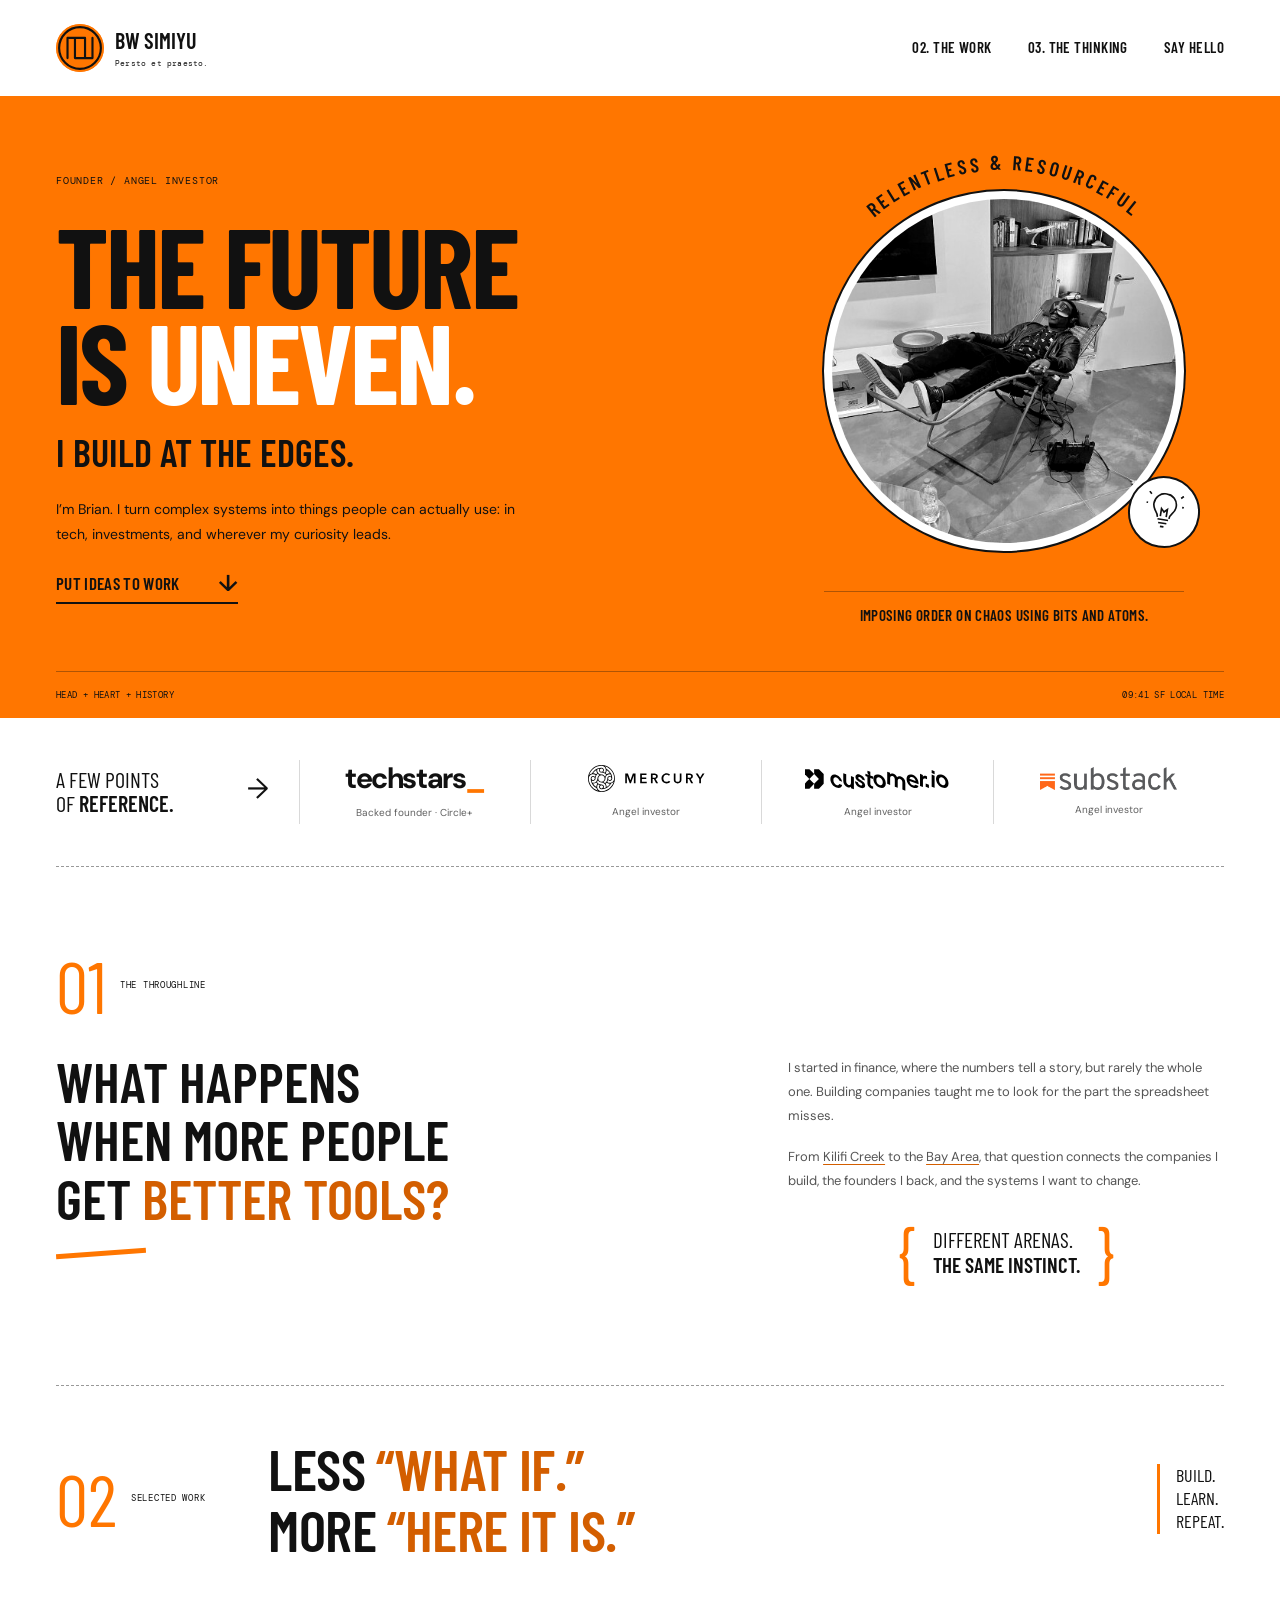
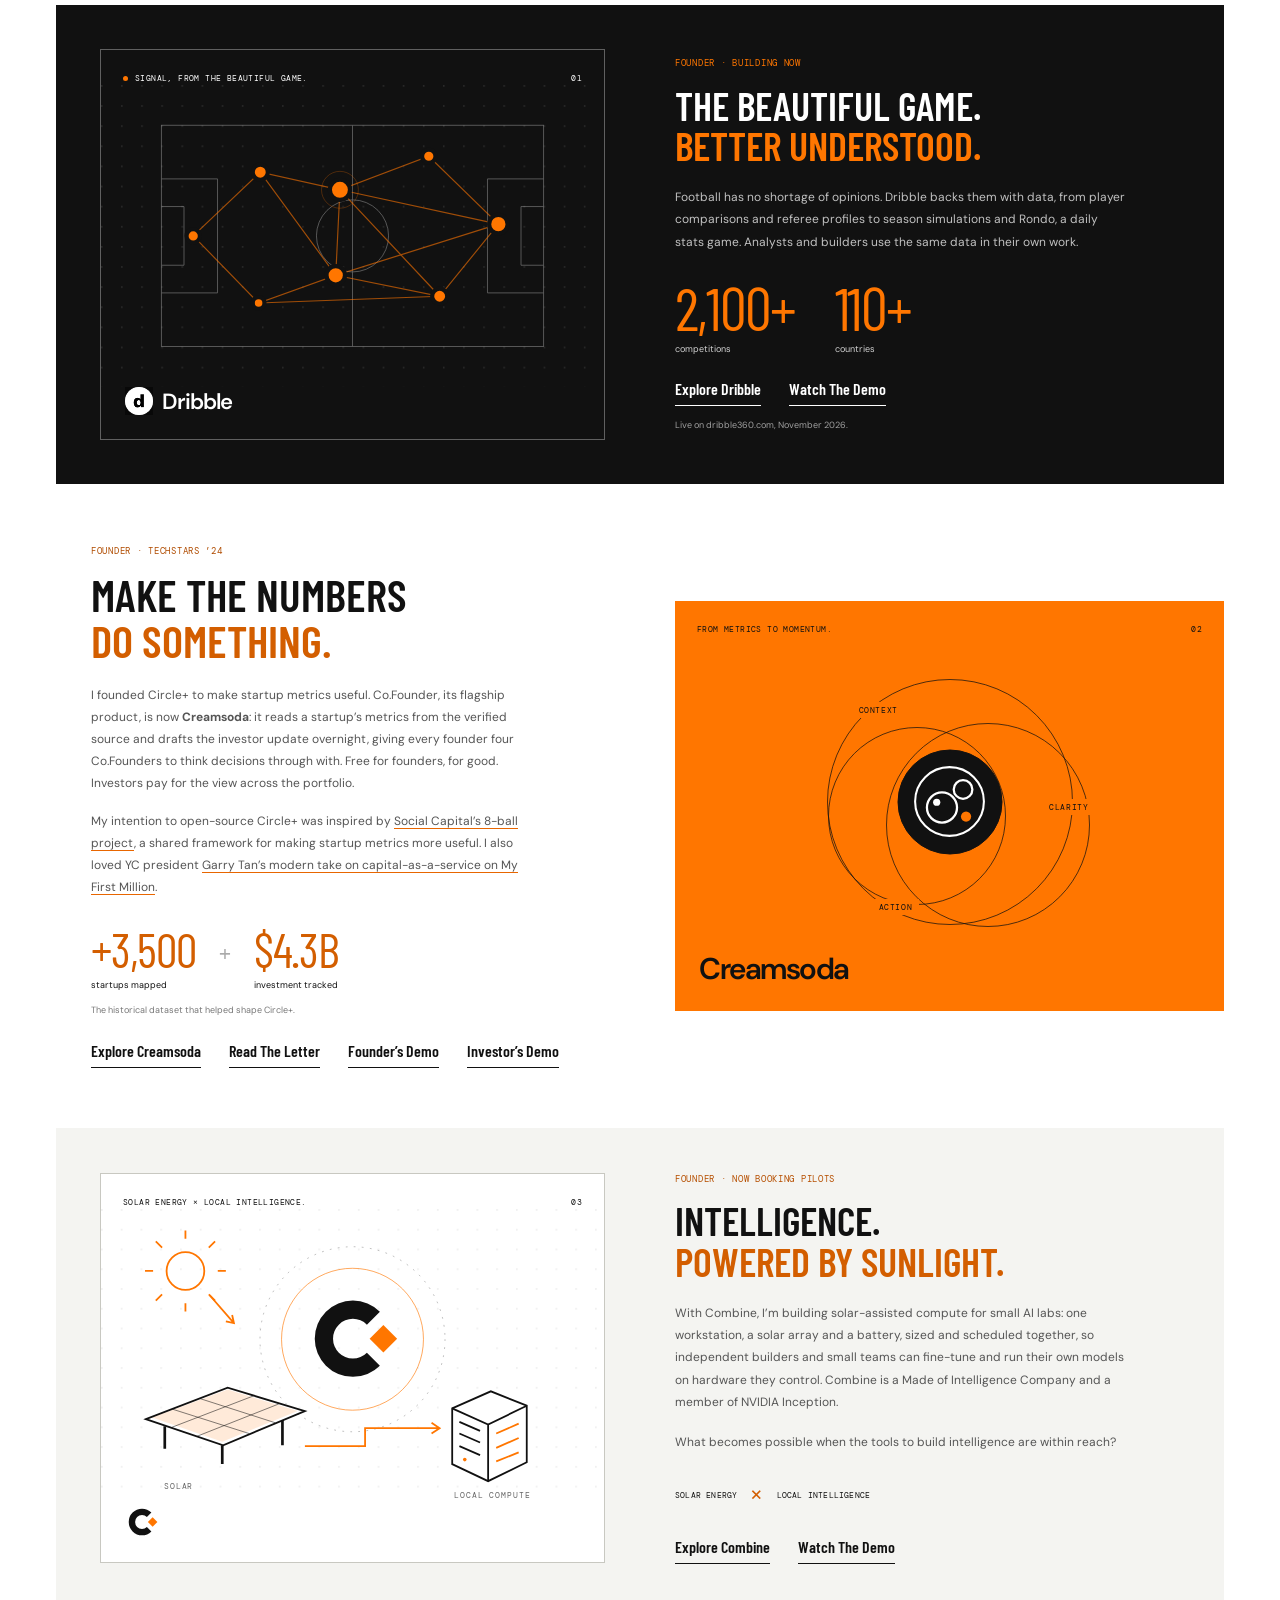
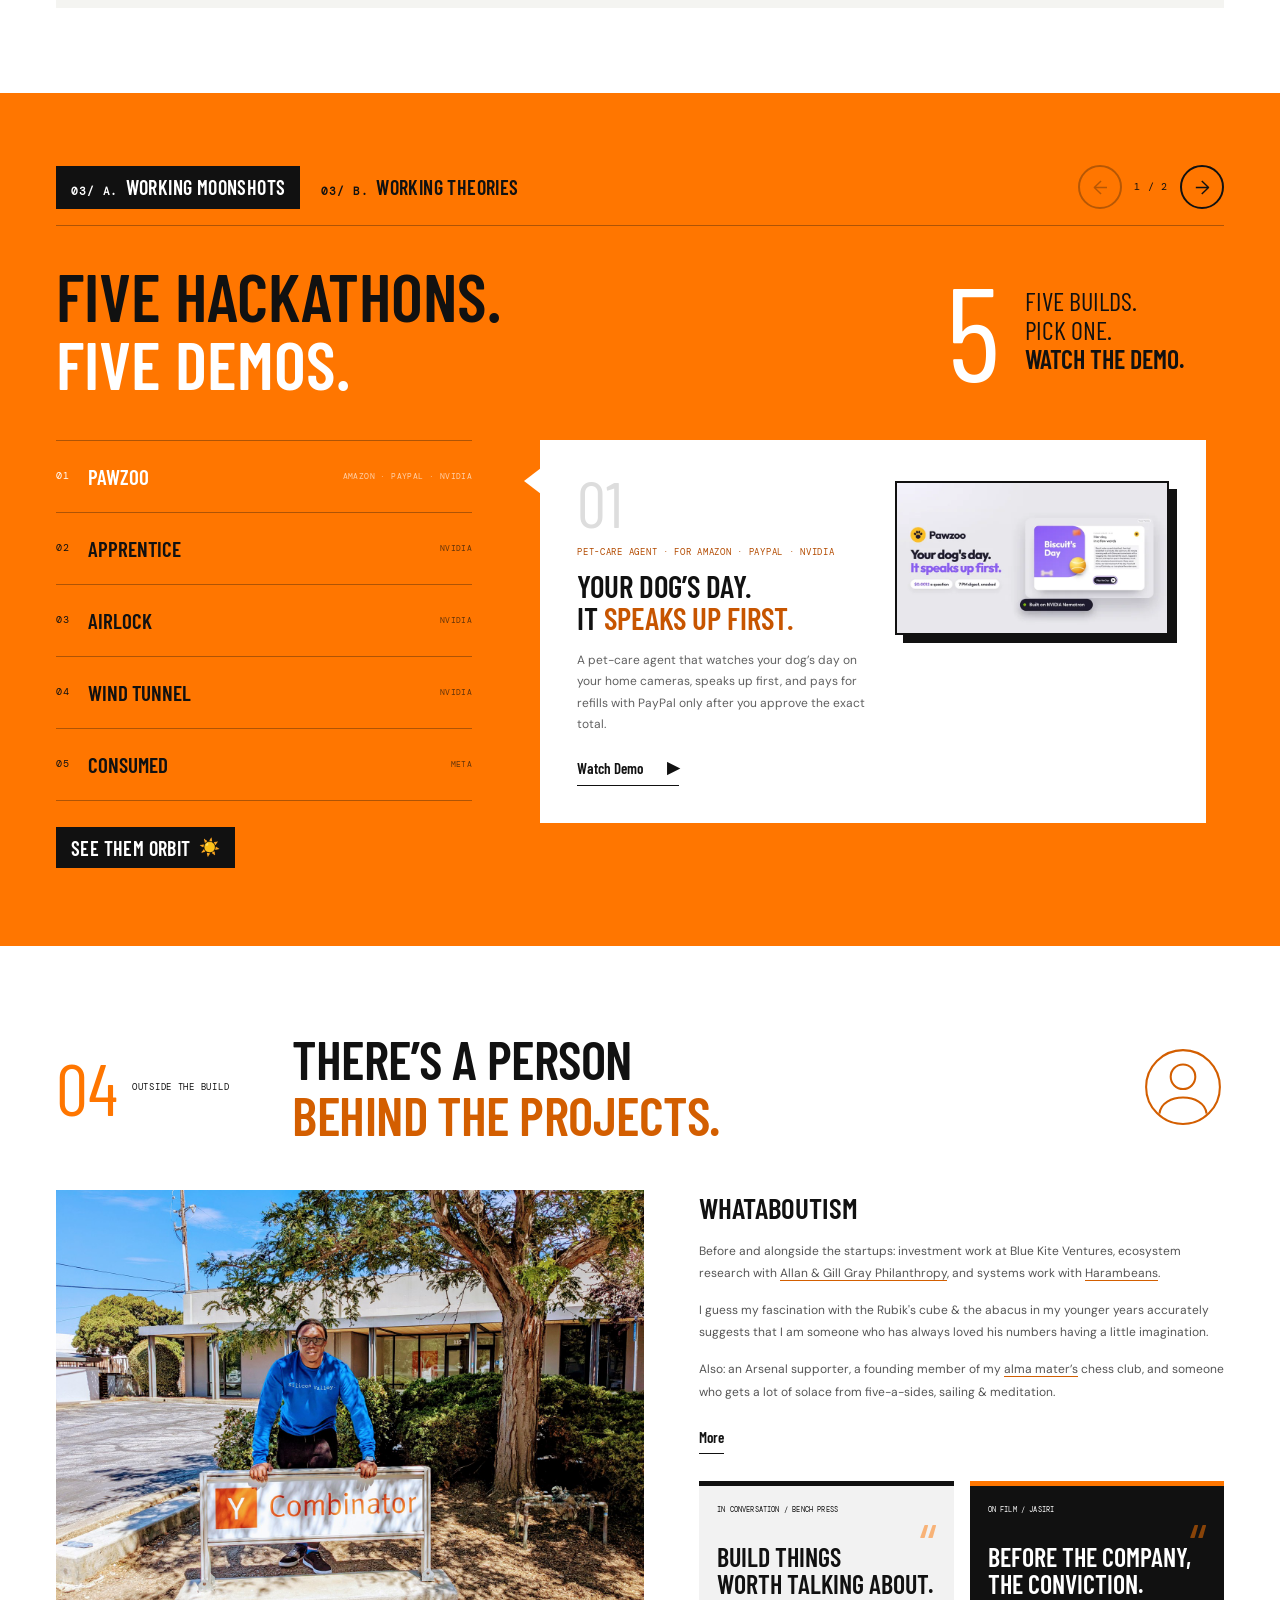
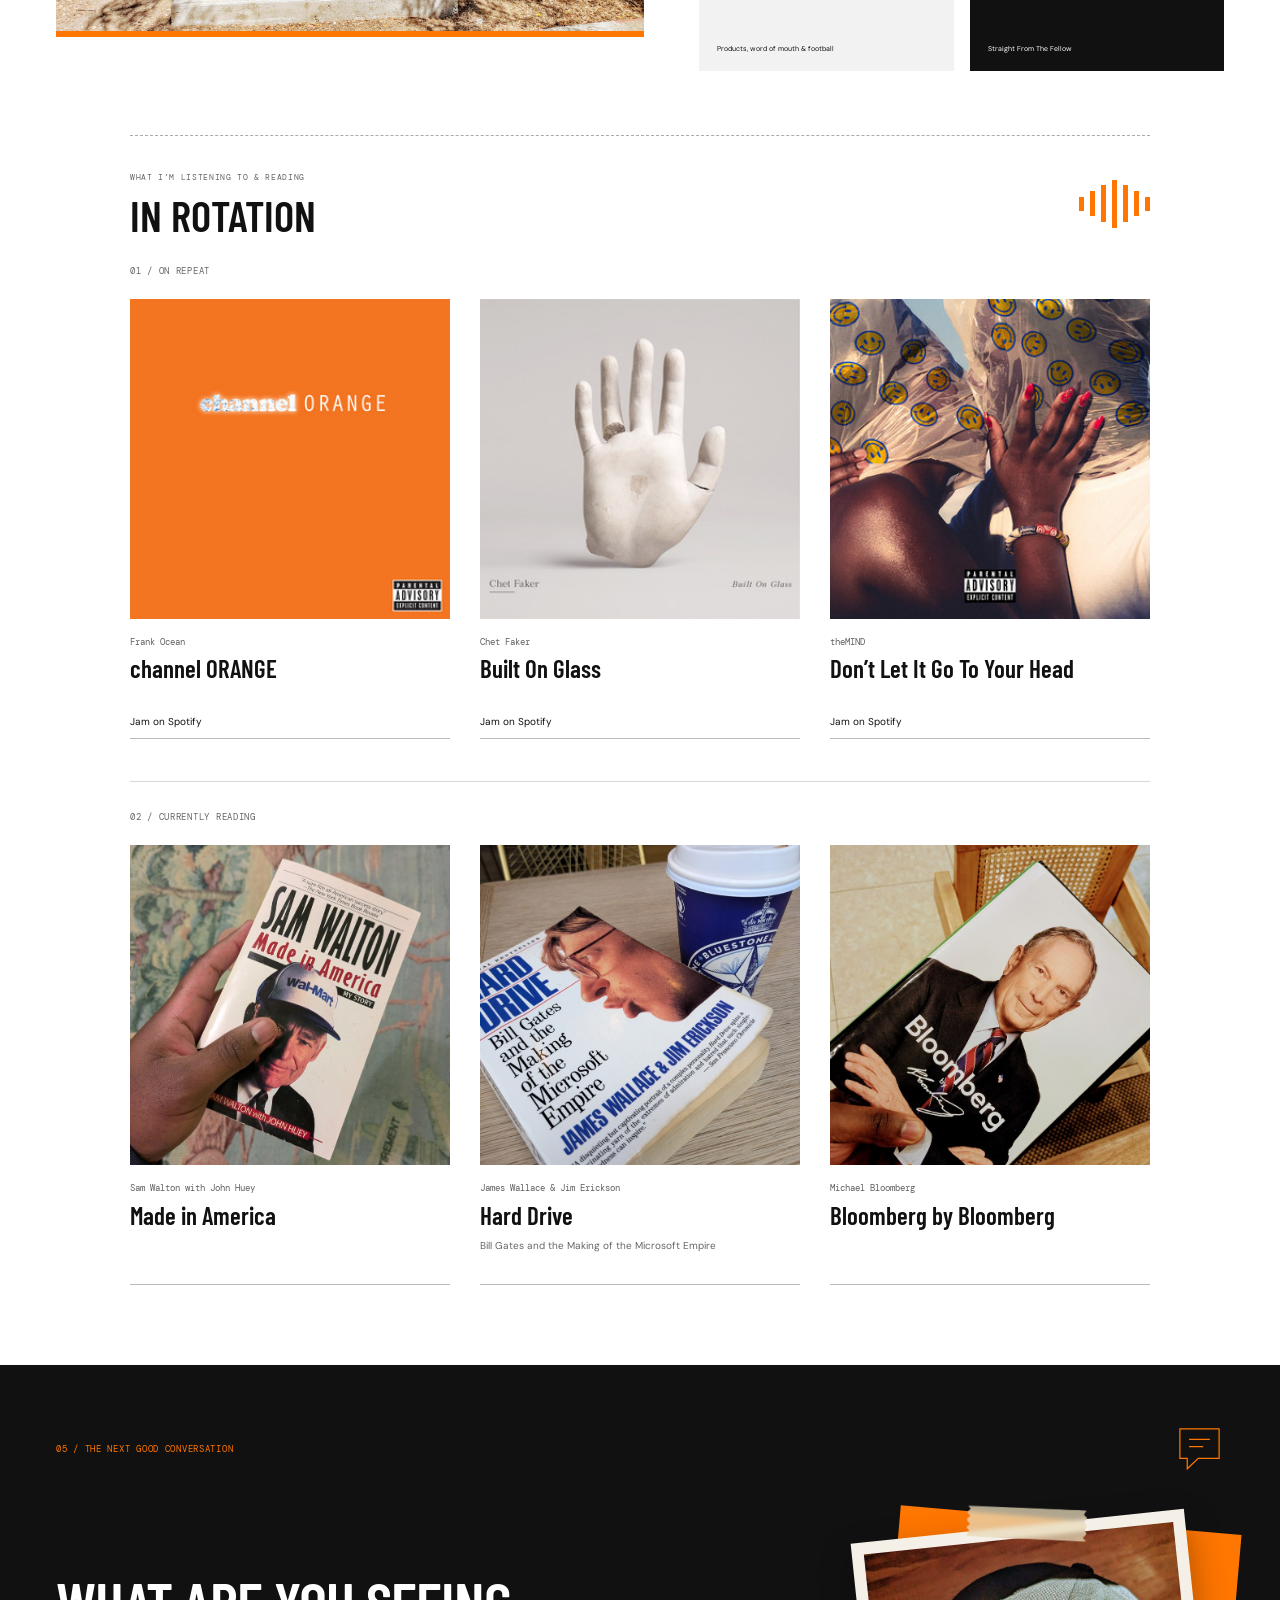
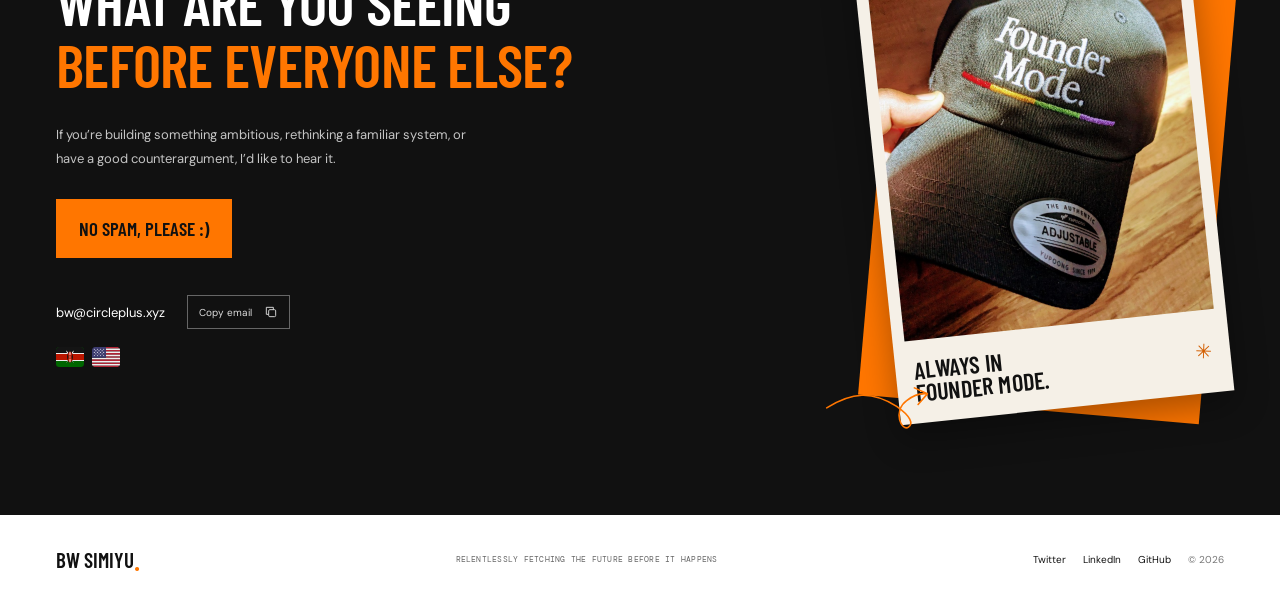
<file: index.html>
<!doctype html>

<html lang="en">

<head>

  <meta charset="utf-8">

  <meta name="viewport" content="width=device-width, initial-scale=1">

  <meta name="theme-color" content="#ff7600">

  <title>BW Simiyu | Founder & angel investor</title>

  <meta name="description" content="Kenyan roots. A San Francisco vantage point. BW Simiyu builds with head, heart and history. Founder of Dribble and Circle+. Angel investor in Mercury, Customer.io and Substack.">

  <link rel="canonical" href="https://asiyetajwa.github.io/me/">

  <meta property="og:type" content="website">

  <meta property="og:title" content="BW Simiyu | Building at the edges">

  <meta property="og:description" content="The future is uneven. I build at the edges. Founder and angel investor.">

  <meta property="og:url" content="https://asiyetajwa.github.io/me/">

  <meta property="og:image" content="https://asiyetajwa.github.io/me/social.jpg?v=3">

  <meta name="twitter:card" content="summary_large_image">

  <link rel="icon" href="favicon.svg?v=4" type="image/svg+xml">

  <link rel="stylesheet" href="fonts.css?v=3">

  <link rel="stylesheet" href="style.css?v=15">
  <link rel="stylesheet" href="moonshots/moonshots.css?v=5">

  <script src="script.js?v=5" defer></script>
  <script src="moonshots/moonshots.js?v=8" defer></script>

  <noscript><style>.theory-tabs{display:none}.theory[hidden]{display:block}.theory+.theory{margin-top:40px}.theory-mark{display:none}</style></noscript>

  <script type="application/ld+json">{"@context":"https://schema.org","@type":"Person","name":"BW Simiyu","alternateName":"Brian Simiyu","url":"https://asiyetajwa.github.io/me/","image":"https://asiyetajwa.github.io/me/bw-simiyu.jpg","jobTitle":"Founder and Angel Investor","sameAs":["https://www.linkedin.com/in/bw-simiyu/","https://solo.to/bwsimiyu","https://github.com/asiyetajwa","https://x.com/founderalias"]}</script>

</head>

<body>

  <a class="skip" href="#main">Skip to content</a>

  <div class="reading-progress" aria-hidden="true"></div>

  <header class="site-header wrap">

    <a class="identity" href="#" aria-label="BW Simiyu, home"><img class="identity-mark" src="favicon.svg?v=4" width="48" height="48" alt=""><span>BW SIMIYU<small>Persto et praesto.</small></span></a>

    <nav aria-label="Main navigation"><a href="#work">02. THE WORK</a><a href="#thinking">03. THE THINKING</a><a class="nav-contact" href="#contact">SAY HELLO</a></nav>

  </header>



  <main id="main">

    <section class="hero-cover" aria-labelledby="hero-title">

      <div class="hero wrap">

        <div class="hero-copy">

          <p class="eyebrow">FOUNDER / ANGEL INVESTOR</p>

          <h1 id="hero-title">THE FUTURE<br>IS <span>UNEVEN.</span></h1>

          <p class="hero-declaration">I BUILD AT THE EDGES.</p>

          <p class="intro">I’m Brian. I turn complex systems into things people can actually use: in tech, investments, and wherever my curiosity leads.</p>

          <a class="hero-link" href="#work">PUT IDEAS TO WORK <span aria-hidden="true">↓</span></a>

        </div>

        <figure class="portrait">

          <div class="portrait-orbit">

            <svg class="portrait-type" viewBox="0 0 440 440" aria-hidden="true"><defs><path id="portrait-arc" d="M19 220 A201 201 0 0 1 421 220"/></defs><text><textPath href="#portrait-arc" startOffset="50%" text-anchor="middle">RELENTLESS &amp; RESOURCEFUL</textPath></text></svg>

            <div class="portrait-frame"><img src="bw-simiyu.jpg" alt="BW Simiyu wearing a VR headset, relaxing in a chair" width="500" height="500" fetchpriority="high"></div>

            <span class="portrait-badge" aria-hidden="true"><svg viewBox="0 0 64 64" fill="none" stroke="currentColor" stroke-width="2.8"><path d="M22 42c0-9-9-10-9-22a19 19 0 0 1 38 0c0 12-9 13-9 22M23 45h18M25 51h14M29 57h6M27 40V27l5 5 5-5v13"/><path d="M3 20H0M64 20h-3M7 5 3 1M57 5l4-4"/></svg></span>

          </div>

          <figcaption><strong class="portrait-caption">IMPOSING ORDER ON CHAOS USING BITS AND ATOMS.</strong></figcaption>

        </figure>

      </div>

      <div class="hero-foot wrap"><span>HEAD + HEART + HISTORY</span><span id="sf-time">SAN FRANCISCO / PACIFIC TIME</span></div>

    </section>



    <section class="signals wrap" aria-label="Selected affiliations and investments">

      <p class="signals-label">A FEW POINTS<br>OF <strong>REFERENCE.</strong><span class="signal-arrow" aria-hidden="true">→</span></p>

      <a class="signal" href="https://www.techstars.com/newsroom/techstars-oakland-powered-by-j-p-morgan-announces-spring-2024-class" target="_blank" rel="noopener noreferrer"><span class="techstars-logo" aria-label="Techstars">techstars<span>_</span></span><span>Backed founder · Circle+</span></a>

      <a class="signal" href="https://mercury.com" target="_blank" rel="noopener noreferrer"><img src="mercury.svg" alt="Mercury" width="139" height="32"><span>Angel investor</span></a>

      <a class="signal" href="https://customer.io" target="_blank" rel="noopener noreferrer"><img src="customerio.svg" alt="Customer.io" width="200" height="27"><span>Angel investor</span></a>

      <a class="signal" href="https://substack.com" target="_blank" rel="noopener noreferrer"><img class="substack-wordmark" src="substack.png" alt="Substack" width="500" height="86"><span>Angel investor</span></a>

    </section>



    <section class="about wrap section-space" aria-labelledby="about-title">

      <div class="section-index"><span class="chapter-number">01</span><span class="mono">THE THROUGHLINE</span></div>

      <div class="about-statement"><h2 id="about-title">WHAT HAPPENS<br>WHEN MORE PEOPLE<br>GET <span>BETTER TOOLS?</span></h2><div class="statement-underline" aria-hidden="true"></div></div>

      <div class="about-copy"><p>I started in finance, where the numbers tell a story, but rarely the whole one. Building companies taught me to look for the part the spreadsheet misses.</p><p>From <a class="place-link" href="https://www.google.com/maps/@?api=1&amp;map_action=map&amp;center=-3.63629%2C39.85218&amp;zoom=14" target="_blank" rel="noopener noreferrer" title="Kilifi Creek on Google Maps">Kilifi Creek</a> to the <a class="place-link" href="https://www.google.com/maps/@?api=1&amp;map_action=map&amp;center=37.77239%2C-122.42349&amp;zoom=9" target="_blank" rel="noopener noreferrer" title="San Francisco Bay Area on Google Maps">Bay Area</a>, that question connects the companies I build, the founders I back, and the systems I want to change.</p><div class="margin-note"><span aria-hidden="true">{</span><p>Different arenas.<br><strong>The same instinct.</strong></p><span aria-hidden="true">}</span></div></div>

    </section>



    <section class="work wrap section-space" id="work" aria-labelledby="work-title">

      <div class="section-heading"><div class="section-index"><span class="chapter-number">02</span><span class="mono">SELECTED WORK</span></div><h2 id="work-title">LESS <span>“WHAT IF.”</span><br>MORE <span class="underline-word">“HERE IT IS.”</span></h2><span class="heading-aside">BUILD.<br>LEARN.<br>REPEAT.</span></div>



      <article class="project project-dribble">

        <a class="project-art football-art" href="https://dribble360.com" target="_blank" rel="noopener noreferrer" aria-label="Explore Dribble football intelligence">

          <div class="art-top mono"><span><span class="live-dot"></span> SIGNAL, FROM THE BEAUTIFUL GAME.</span><span>01</span></div>

          <svg class="pitch" viewBox="0 0 600 360" fill="none" aria-hidden="true"><defs><pattern id="pitch-grid" width="24" height="24" patternUnits="userSpaceOnUse"><circle cx="1" cy="1" r=".7" fill="#ffffff" opacity=".25"/></pattern></defs><rect width="600" height="360" fill="url(#pitch-grid)"/><g stroke="#ffffff" opacity=".35"><rect x="72" y="48" width="456" height="264"/><path d="M300 48V312M72 112H139V248H72M528 112H461V248H528M72 145H99V215H72M528 145H501V215H528"/><circle cx="300" cy="180" r="43"/></g><g stroke="#ff7600" stroke-width="1.4" opacity=".6"><path d="M110 180L190 104L285 125L391 85L474 166L404 252L280 227L190 104M110 180L188 260L280 227L285 125L404 252M190 104L280 227L474 166M285 125L474 166M188 260L404 252"/></g><g fill="#ff7600" stroke="#111111" stroke-width="5"><circle cx="110" cy="180" r="8"/><circle cx="190" cy="104" r="9"/><circle cx="188" cy="260" r="7"/><circle cx="280" cy="227" r="11"/><circle cx="285" cy="125" r="12"/><circle cx="391" cy="85" r="8"/><circle cx="404" cy="252" r="9"/><circle cx="474" cy="166" r="11"/></g><circle class="pitch-pulse" cx="285" cy="125" r="22" stroke="#ff7600" opacity=".3"/></svg>

          <div class="art-bottom"><span class="art-brand"><img src="dribble.png" width="36" height="36" alt="">Dribble</span></div>

        </a>

        <div class="project-copy"><p class="mono project-role">FOUNDER · BUILDING NOW</p><h3>THE BEAUTIFUL GAME.<br><span>BETTER UNDERSTOOD.</span></h3><p>Football has no shortage of opinions. Dribble backs them with data, from player comparisons and referee profiles to season simulations and Rondo, a daily stats game. Analysts and builders use the same data in their own work.</p><div class="project-facts"><span><strong>2,100+</strong><small>competitions</small></span><span><strong>110+</strong><small>countries</small></span></div><div class="crew-links"><a class="text-link" href="https://dribble360.com" target="_blank" rel="noopener noreferrer">Explore Dribble</a><a class="text-link" href="https://youtu.be/95YQef9KeWo" target="_blank" rel="noopener noreferrer">Watch The Demo</a></div><p class="footnote">Live on dribble360.com, November 2026.</p></div>

      </article>



      <article class="project project-circle">

        <a class="project-art circle-art" href="https://www.techstars.com/newsroom/techstars-oakland-powered-by-j-p-morgan-announces-spring-2024-class" target="_blank" rel="noopener noreferrer" aria-label="Read about Circle+ in the Techstars 2024 class">

          <div class="art-top mono"><span>FROM METRICS TO MOMENTUM.</span><span>02</span></div>

          <div class="orbital" aria-hidden="true"><div class="orbit orbit-one"></div><div class="orbit orbit-two"></div><div class="orbit orbit-three"></div><span class="orbit-core creamsoda-core"><img src="creamsoda-mark.svg" alt="" width="100" height="100"></span><span class="orbit-label orbit-label-one">CONTEXT</span><span class="orbit-label orbit-label-two">CLARITY</span><span class="orbit-label orbit-label-three">ACTION</span></div>

          <div class="art-bottom"><span class="art-brand circle-brand">Creamsoda</span></div>

        </a>

        <div class="project-copy"><p class="mono project-role">FOUNDER · TECHSTARS ’24</p><h3>MAKE THE NUMBERS<br><span>DO SOMETHING.</span></h3><p>I founded Circle+ to make startup metrics useful. Co.Founder, its flagship product, is now <strong>Creamsoda</strong>: it reads a startup’s metrics from the verified source and drafts the investor update overnight, giving every founder four Co.Founders to think decisions through with. Free for founders, for good. Investors pay for the view across the portfolio.</p><p class="open-source-note">My intention to open-source Circle+ was inspired by <a href="https://medium.com/swlh/diligence-at-social-capital-epilogue-introducing-the-8-ball-and-gaap-for-startups-7ab215c378bc" target="_blank" rel="noopener noreferrer">Social Capital’s 8-ball project</a>, a shared framework for making startup metrics more useful. I also loved YC president <a href="https://youtu.be/JLznSSp2NBU?t=854" target="_blank" rel="noopener noreferrer">Garry Tan’s modern take on capital-as-a-service on My First Million</a>.</p><div class="circle-facts"><div><strong>+3,500</strong><span>startups mapped</span></div><span class="fact-plus" aria-hidden="true">+</span><div><strong>$4.3B</strong><span>investment tracked</span></div></div><p class="footnote">The historical dataset that helped shape Circle+.</p><div class="crew-links"><a class="text-link" href="https://www.circleplus.xyz" target="_blank" rel="noopener noreferrer">Explore Creamsoda</a><a class="text-link" href="https://www.circleplus.xyz/letter" target="_blank" rel="noopener noreferrer">Read The Letter</a><a class="text-link" href="https://youtu.be/rhkACe1Xg_8" target="_blank" rel="noopener noreferrer">Founder’s Demo</a><a class="text-link" href="https://youtu.be/6AI3Avpd7Yg" target="_blank" rel="noopener noreferrer">Investor’s Demo</a></div></div>

      </article>



      <article class="project project-combine" id="combine-project">

        <a class="project-art combine-art" href="https://combinelabs.tech/" target="_blank" rel="noopener noreferrer" aria-label="Explore Combine: intelligence powered by sunlight">

          <div class="art-top mono"><span>SOLAR ENERGY × LOCAL INTELLIGENCE.</span><span>03</span></div>

          <svg class="combine-diagram" viewBox="0 0 560 330" fill="none" aria-hidden="true">

            <defs><pattern id="combine-grid" width="22" height="22" patternUnits="userSpaceOnUse"><circle cx="1" cy="1" r=".7" fill="#111" opacity=".16"/></pattern></defs>

            <rect width="560" height="330" fill="url(#combine-grid)"/>

            <circle cx="280" cy="145" r="103" stroke="#111" stroke-dasharray="2 7" opacity=".3"/><circle cx="280" cy="145" r="79" stroke="#ff7600" opacity=".7"/>

            <g transform="translate(226 90) scale(1.7)"><path d="M49.7 14.3a25 25 0 1 0 0 35.4l-8.5-8.5a13 13 0 1 1 0-18.4l8.5-8.5Z" fill="#111"/><path d="m52 23 9 9-9 9-9-9 9-9Z" fill="#ff7600"/></g>

            <g stroke="#ff7600" stroke-width="2"><circle cx="94" cy="69" r="21"/><path d="M94 33v-9M94 114v-9M58 69h-9M139 69h-9M68 43l-7-7M127 102l-7-7M68 95l-7 7M127 36l-7 7"/><path d="M121 96l27 31m-2-9 2 9-9-2"/></g>

            <g transform="translate(50 190)"><path d="m0 44 91-35 86 26-91 38Z" fill="#fff" stroke="#111" stroke-width="2"/><path d="m7 42 84-31 78 24-84 34Z" fill="#ff7600" fill-opacity=".15"/><g stroke="#111" opacity=".6"><path d="m30 33 85 27M60 21l84 27M29 53l91-35M57 63l91-36"/></g><path d="M21 52v25m131-32v28M85 73v21" stroke="#111" stroke-width="3"/></g>

            <g transform="translate(391 205)" stroke="#111" stroke-width="2"><path d="m0 17 43-19 40 16v63L40 98 0 79Z" fill="#fff"/><path d="m0 17 40 18 43-21M40 35v63"/><path d="m8 32 23 10m-23 3 23 10M8 59l23 10"/><path d="m49 45 25-11m-25 27 25-11m-25 26 25-10" stroke="#ff7600"/><circle cx="14" cy="74" r="2" fill="#ff7600" stroke="none"/></g>

            <path d="M227 264h67v-20h83m-9-6 9 6-9 6" stroke="#ff7600" stroke-width="2"/>

            <text x="70" y="312">SOLAR</text><text x="393" y="322">LOCAL COMPUTE</text>

          </svg>

          <div class="art-bottom"><span class="art-brand combine-brand"><img src="combine-mark.svg" alt="Combine" width="38" height="38"></span></div>

        </a>

        <div class="project-copy"><p class="mono project-role">FOUNDER · NOW BOOKING PILOTS</p><h3>INTELLIGENCE.<br><span>POWERED BY SUNLIGHT.</span></h3><p>With Combine, I’m building solar-assisted compute for small AI labs: one workstation, a solar array and a battery, sized and scheduled together, so independent builders and small teams can fine-tune and run their own models on hardware they control. Combine is a Made of Intelligence Company and a member of NVIDIA Inception.</p><p class="combine-question">What becomes possible when the tools to build intelligence are within reach?</p><div class="combine-principles"><span>SOLAR ENERGY</span><span aria-hidden="true">×</span><span>LOCAL INTELLIGENCE</span></div><div class="crew-links"><a class="text-link" href="https://combinelabs.tech/" target="_blank" rel="noopener noreferrer">Explore Combine</a><a class="text-link" href="https://combinelabs.tech/video" target="_blank" rel="noopener noreferrer">Watch The Demo</a></div></div>

      </article>

    </section>



    <section class="thinking" id="thinking" aria-label="Working moonshots and working theories">

      <div class="wrap thinking-inner">

        <div class="tc-nav"><div class="tc-switch" aria-label="Choose a slide"><button type="button" class="tc-pick" data-slide="0" aria-controls="moonshots-slide" aria-current="true"><span class="mono">03/ A.</span> Working Moonshots</button><button type="button" class="tc-pick" data-slide="1" aria-controls="theories-slide" aria-current="false"><span class="mono">03/ B.</span> Working Theories</button></div><div class="tc-arrows"><button type="button" class="tc-arrow" data-step="-1" aria-label="Previous slide" disabled><span aria-hidden="true">←</span></button><span class="tc-count mono" aria-live="polite">1 / 2</span><button type="button" class="tc-arrow" data-step="1" aria-label="Next slide"><span aria-hidden="true">→</span></button></div></div>

        <div class="tc-track" aria-roledescription="carousel" aria-label="Working moonshots and working theories">

        <div class="tc-slide" id="moonshots-slide" role="group" aria-roledescription="slide" aria-label="A. Working Moonshots"><div class="thinking-header"><div><h2 id="moonshots-title">FIVE HACKATHONS.<br><span>FIVE DEMOS.</span></h2></div><div class="thinking-invite"><span aria-hidden="true">5</span><p>Five builds.<br>Pick one.<br><strong>Watch the demo.</strong></p></div></div>

          <div class="theory-layout"><div><div class="theory-tabs" role="tablist" aria-label="Working moonshots" aria-orientation="vertical"><button role="tab" aria-selected="true" aria-controls="moonshot-1" id="mtab-1" tabindex="0"><span class="mono">01</span> Pawzoo<span class="ms-tab-brand mono">Amazon · PayPal · NVIDIA</span></button><button role="tab" aria-selected="false" aria-controls="moonshot-2" id="mtab-2" tabindex="-1"><span class="mono">02</span> Apprentice<span class="ms-tab-brand mono">NVIDIA</span></button><button role="tab" aria-selected="false" aria-controls="moonshot-3" id="mtab-3" tabindex="-1"><span class="mono">03</span> Airlock<span class="ms-tab-brand mono">NVIDIA</span></button><button role="tab" aria-selected="false" aria-controls="moonshot-4" id="mtab-4" tabindex="-1"><span class="mono">04</span> Wind Tunnel<span class="ms-tab-brand mono">NVIDIA</span></button><button role="tab" aria-selected="false" aria-controls="moonshot-5" id="mtab-5" tabindex="-1"><span class="mono">05</span> Consumed<span class="ms-tab-brand mono">Meta</span></button></div><button type="button" class="moonshots-orbit" data-moonshots-open>See Them Orbit <span aria-hidden="true">☀️</span></button></div>

          <div class="theories"><article class="theory moonshot" id="moonshot-1" role="tabpanel" aria-labelledby="mtab-1" tabindex="0"><div class="moonshot-copy"><span class="theory-mark" aria-hidden="true">01</span><p class="moonshot-kicker mono">Pet-care agent · For Amazon · PayPal · NVIDIA</p><p class="theory-headline">YOUR DOG’S DAY.<br>IT <em>SPEAKS UP FIRST.</em></p><p>A pet-care agent that watches your dog’s day on your home cameras, speaks up first, and pays for refills with PayPal only after you approve the exact total.</p><a href="https://youtu.be/TU6OOYvhF2o" target="_blank" rel="noopener noreferrer" class="text-link">Watch Demo <span aria-hidden="true">▶</span></a></div><img class="moonshot-shot" src="moonshots/pawzoo.webp" alt="Pawzoo" width="720" height="405" loading="lazy" decoding="async"></article><article class="theory moonshot" id="moonshot-2" role="tabpanel" aria-labelledby="mtab-2" tabindex="0" hidden><div class="moonshot-copy"><span class="theory-mark" aria-hidden="true">02</span><p class="moonshot-kicker mono">Model trainer · For NVIDIA</p><p class="theory-headline">TEACH A SMALL MODEL<br><em>ONE JOB.</em></p><p>Teaches a small open model one job, proves it learned on examples it never saw, and ships it only if it wins: 74% to 87% on a $1 budget.</p><a href="https://youtu.be/PvEZV1q-UCQ" target="_blank" rel="noopener noreferrer" class="text-link">Watch Demo <span aria-hidden="true">▶</span></a></div><img class="moonshot-shot" src="moonshots/apprentice.webp" alt="Apprentice" width="720" height="405" loading="lazy" decoding="async"></article><article class="theory moonshot" id="moonshot-3" role="tabpanel" aria-labelledby="mtab-3" tabindex="0" hidden><div class="moonshot-copy"><span class="theory-mark" aria-hidden="true">03</span><p class="moonshot-kicker mono">Private assistant · For NVIDIA</p><p class="theory-headline">SEAL YOUR SECRETS<br><em>BEFORE THE CLOUD</em> SEES THEM.</p><p>A personal assistant that seals every secret on your device before anything reaches the cloud, with a receipt of exactly what left. 1,083 of 1,170 planted secrets held against a red team.</p><a href="https://youtu.be/cZM7GBF7MQY" target="_blank" rel="noopener noreferrer" class="text-link">Watch Demo <span aria-hidden="true">▶</span></a></div><img class="moonshot-shot" src="moonshots/airlock.webp" alt="Airlock" width="720" height="405" loading="lazy" decoding="async"></article><article class="theory moonshot" id="moonshot-4" role="tabpanel" aria-labelledby="mtab-4" tabindex="0" hidden><div class="moonshot-copy"><span class="theory-mark" aria-hidden="true">04</span><p class="moonshot-kicker mono">Robot test track · For NVIDIA</p><p class="theory-headline">CRASH IT HERE,<br><em>NOT ON THE FLOOR.</em></p><p>A test track for robot policies, with no robot. The model proposes fixes and the simulator keeps only what helps: pass rate from 36.5% to 73.5%.</p><a href="https://youtu.be/N_AFv_H6oro" target="_blank" rel="noopener noreferrer" class="text-link">Watch Demo <span aria-hidden="true">▶</span></a></div><img class="moonshot-shot" src="moonshots/windtunnel.webp" alt="Wind Tunnel" width="720" height="405" loading="lazy" decoding="async"></article><article class="theory moonshot" id="moonshot-5" role="tabpanel" aria-labelledby="mtab-5" tabindex="0" hidden><div class="moonshot-copy"><span class="theory-mark" aria-hidden="true">05</span><p class="moonshot-kicker mono">Social app · For Meta</p><p class="theory-headline">SPOTIFY WRAPPED,<br>BUT <em>EVERY DAY.</em></p><p>One page a day for everything you listen to, read and eat. Each item comes back hand-painted, and your day cracks open as one card for your story.</p><a href="https://youtu.be/xpzTUJv_nhA" target="_blank" rel="noopener noreferrer" class="text-link">Watch Demo <span aria-hidden="true">▶</span></a></div><img class="moonshot-shot" src="moonshots/consumed.webp" alt="Consumed" width="720" height="405" loading="lazy" decoding="async"></article></div></div>

        </div>

        <div class="tc-slide" id="theories-slide" role="group" aria-roledescription="slide" aria-label="B. Working Theories"><div class="thinking-header"><div><h2 id="thinking-title">CONVICTIONS.<br><span>OPEN TO REVISION.</span></h2></div><div class="thinking-invite"><span aria-hidden="true">?</span><p>Four ideas.<br>Pick one.<br><strong>Push back.</strong></p></div></div>

          <div class="theory-layout"><div class="theory-tabs" role="tablist" aria-label="Working theories" aria-orientation="vertical"><button role="tab" aria-selected="true" aria-controls="theory-1" id="tab-1" tabindex="0"><span class="mono">01</span> Calibrating expected goals</button><button role="tab" aria-selected="false" aria-controls="theory-2" id="tab-2" tabindex="-1"><span class="mono">02</span> Build at the edges</button><button role="tab" aria-selected="false" aria-controls="theory-3" id="tab-3" tabindex="-1"><span class="mono">03</span> Beyond the dashboard</button><button role="tab" aria-selected="false" aria-controls="theory-4" id="tab-4" tabindex="-1"><span class="mono">04</span> The case for open</button></div>

          <div class="theories"><article class="theory" id="theory-1" role="tabpanel" aria-labelledby="tab-1" tabindex="0"><span class="theory-mark" aria-hidden="true">01</span><p class="theory-headline">A GOOD MODEL SHOULD<br>SURVIVE <em>A HARD TEST.</em></p><p>In my paper, Calibrating Expected Goals, I test football forecasts against Pinnacle’s closing odds across 8,982 matches. The xG model produces well-calibrated probabilities, but in the specification tested, it neither improves on a goals-based model nor beats the market. A reminder to test useful-looking metrics against a demanding benchmark.</p><a href="https://papers.ssrn.com/sol3/papers.cfm?abstract_id=7549503" target="_blank" rel="noopener noreferrer" class="text-link">Read Calibrating Expected Goals on SSRN</a></article><article class="theory" id="theory-2" role="tabpanel" aria-labelledby="tab-2" tabindex="0" hidden><span class="theory-mark" aria-hidden="true">02</span><p class="theory-headline">THE NEXT BUILDER MIGHT<br>BE WAITING FOR <em>BETTER TOOLS.</em></p><p>Useful intelligence shouldn’t depend on being in the right room, on the right continent, or inside the biggest lab. I’m interested in what smaller teams can do when the infrastructure gets within reach.</p><a href="https://combinelabs.tech/" target="_blank" rel="noopener noreferrer" class="text-link">Explore the Combine concept</a></article><article class="theory" id="theory-3" role="tabpanel" aria-labelledby="tab-3" tabindex="0" hidden><span class="theory-mark" aria-hidden="true">03</span><p class="theory-headline">A METRIC SHOULD CHANGE<br>YOUR <em>NEXT MOVE.</em></p><p>A dashboard is only the beginning. The interesting question is what happens after you understand the numbers. Can the software help you decide, delegate, and actually do the work?</p><a href="https://www.linkedin.com/feed/update/urn:li:activity:7275244470491582465/" target="_blank" rel="noopener noreferrer" class="text-link">The thinking behind Co.Founder</a></article><article class="theory" id="theory-4" role="tabpanel" aria-labelledby="tab-4" tabindex="0" hidden><span class="theory-mark" aria-hidden="true">04</span><p class="theory-headline">WHAT IF GIVING UP CONTROL<br>IS HOW YOU <em>GAIN SCALE?</em></p><p>When every founder has to interpret the same metrics differently, the whole ecosystem pays. Shared tools and open standards can make the foundation stronger for everyone building on it.</p><a href="https://www.linkedin.com/feed/update/urn:li:activity:7316475193479065601/" target="_blank" rel="noopener noreferrer" class="text-link">Why I made the case for open source</a></article></div></div>

        </div>

        </div>

      </div>

    </section>



    <section class="elsewhere wrap section-space" aria-labelledby="elsewhere-title">

      <div class="section-heading"><div class="section-index"><span class="chapter-number">04</span><span class="mono">OUTSIDE THE BUILD</span></div><h2 id="elsewhere-title">THERE’S A PERSON<br><span>BEHIND THE PROJECTS.</span></h2><span class="human-icon" aria-hidden="true"><svg viewBox="0 0 80 80" fill="none" stroke="currentColor" stroke-width="2"><circle cx="40" cy="40" r="36"/><circle cx="40" cy="30" r="12"/><path d="M17 66c2-21 44-21 46 0"/></svg></span></div>

      <div class="personal-grid"><figure class="personal-photo"><img src="bw-outside-the-build.jpg" alt="BW Simiyu in a blue Silicon Valley sweatshirt beside the Y Combinator sign" width="1600" height="1200" loading="lazy"></figure><div class="personal-story"><div class="context-bio"><h3>WHATABOUTISM</h3><p>Before and alongside the startups: investment work at Blue Kite Ventures, ecosystem research with <a href="https://allangrayorbis.org/" target="_blank" rel="noopener noreferrer">Allan &amp; Gill Gray Philanthropy</a>, and systems work with <a href="https://www.harambeans.com/" target="_blank" rel="noopener noreferrer">Harambeans</a>.</p><p>I guess my fascination with the Rubik's cube &amp; the abacus in my younger years accurately suggests that I am someone who has always loved his numbers having a little imagination.</p><p>Also: an Arsenal supporter, a founding member of my <a href="https://www.usiu.ac.ke/" target="_blank" rel="noopener noreferrer">alma mater’s</a> chess club, and someone who gets a lot of solace from five-a-sides, sailing &amp; meditation.</p><a class="text-link" href="https://www.linkedin.com/in/bw-simiyu/" target="_blank" rel="noopener noreferrer">More</a></div><div class="appearances"><a href="https://www.linkedin.com/feed/update/urn:li:activity:7320825275007610883/" target="_blank" rel="noopener noreferrer"><span class="mono">IN CONVERSATION / BENCH PRESS</span><h3>BUILD THINGS<br>WORTH TALKING ABOUT.</h3><span class="appearance-bottom">Products, word of mouth & football</span></a><a href="https://www.youtube.com/watch?v=0WVATfDxjQY" target="_blank" rel="noopener noreferrer"><span class="mono">ON FILM / JASIRI</span><h3>BEFORE THE COMPANY,<br>THE CONVICTION.</h3><span class="appearance-bottom">Straight From The Fellow</span></a></div></div></div>



      <div class="playlist" aria-labelledby="playlist-title">

        <div class="playlist-heading"><div><p class="mono">WHAT I’M LISTENING TO &amp; READING</p><h3 id="playlist-title">IN ROTATION</h3></div><span class="playlist-sound" aria-hidden="true"><i></i><i></i><i></i><i></i><i></i><i></i><i></i></span></div>

        <p class="rotation-label mono">01 / ON REPEAT</p>

        <div class="album-grid">

          <a class="album" href="https://open.spotify.com/album/392p3shh2jkxUxY2VHvlH8" target="_blank" rel="noopener noreferrer"><div class="album-cover"><img src="channel-orange.jpg" alt="channel ORANGE album artwork" width="300" height="300" loading="lazy"></div><div class="rotation-caption"><span class="album-artist">Frank Ocean</span><h4>channel ORANGE</h4><span class="spotify-link">Jam on Spotify</span></div></a>

          <a class="album" href="https://open.spotify.com/album/6DwdzG4UGYLxJ2p7bd483v" target="_blank" rel="noopener noreferrer"><div class="album-cover"><img src="built-on-glass.jpg" alt="Built On Glass album artwork" width="300" height="300" loading="lazy"></div><div class="rotation-caption"><span class="album-artist">Chet Faker</span><h4>Built On Glass</h4><span class="spotify-link">Jam on Spotify</span></div></a>

          <a class="album" href="https://open.spotify.com/album/1EUDOyNBx4zUKHgKHvNz0P" target="_blank" rel="noopener noreferrer"><div class="album-cover"><img src="dont-let-it-go-to-your-head.jpg" alt="Don't Let It Go To Your Head album artwork" width="300" height="300" loading="lazy"></div><div class="rotation-caption"><span class="album-artist">theMIND</span><h4>Don’t Let It Go To Your Head</h4><span class="spotify-link">Jam on Spotify</span></div></a>

        </div>

        <div class="reading-shelf" aria-labelledby="reading-title">

          <h4 class="rotation-label mono" id="reading-title">02 / CURRENTLY READING</h4>

          <div class="book-grid">

            <figure class="book"><div class="book-cover"><img src="reading-made-in-america.jpg" alt="My copy of Sam Walton: Made in America, held against a patterned background" width="788" height="1050" loading="lazy"></div><figcaption class="rotation-caption"><span class="book-author">Sam Walton with John Huey</span><h4>Made in America</h4></figcaption></figure>

            <figure class="book"><div class="book-cover"><img src="reading-hard-drive.jpg" alt="Hard Drive: Bill Gates and the Making of the Microsoft Empire beside a cup of coffee" width="788" height="1050" loading="lazy"></div><figcaption class="rotation-caption"><span class="book-author">James Wallace &amp; Jim Erickson</span><h4>Hard Drive</h4><p>Bill Gates and the Making of the Microsoft Empire</p></figcaption></figure>

            <figure class="book"><div class="book-cover"><img src="reading-bloomberg.jpg" alt="My copy of Bloomberg by Bloomberg held over a woven wooden chair" width="788" height="1050" loading="lazy"></div><figcaption class="rotation-caption"><span class="book-author">Michael Bloomberg</span><h4>Bloomberg by Bloomberg</h4></figcaption></figure>

          </div>

        </div>



      </div>

    </section>



    <section class="contact-cover" id="contact" aria-labelledby="contact-title">

      <div class="contact wrap"><div class="contact-kicker"><span class="mono">05 / THE NEXT GOOD CONVERSATION</span><svg class="conversation-icon" viewBox="0 0 80 80" fill="none" stroke="currentColor" stroke-width="2" aria-hidden="true"><path d="M8 8h64v48H38L20 73V56H8Z"/><path d="M23 25h34M23 37h23"/></svg></div>

        <div class="contact-grid"><div class="contact-copy"><h2 id="contact-title">WHAT ARE YOU SEEING<br><span>BEFORE EVERYONE ELSE?</span></h2><div class="contact-row"><p>If you’re building something ambitious, rethinking a familiar system, or have a good counterargument, I’d like to hear it.</p><a class="contact-button" href="mailto:bw@circleplus.xyz">NO SPAM, PLEASE :)</a></div><div class="email-row"><a href="mailto:bw@circleplus.xyz">bw@circleplus.xyz</a><button id="copy-email" aria-label="Copy email address">Copy email <svg width="14" height="14" viewBox="0 0 24 24" fill="none" stroke="currentColor" stroke-width="1.6" aria-hidden="true"><rect x="8" y="8" width="12" height="12" rx="2"/><path d="M16 8V4H4V16H8"/></svg></button><span id="copy-status" role="status" aria-live="polite"></span></div><div class="contact-flags"><img src="flag-kenya.svg" alt="Kenyan flag" width="28" height="28"><img src="flag-usa.svg" alt="American flag" width="28" height="28"></div></div>

          <figure class="contact-photo"><span class="photo-tape" aria-hidden="true"></span><div class="photo-print"><img src="founder-mode.jpg" alt="A Founder Mode cap held in hand, with colorful embroidery" width="900" height="1200" loading="lazy"><figcaption><span>ALWAYS IN<br>FOUNDER MODE.</span><span class="photo-spark" aria-hidden="true">✳</span></figcaption></div><svg class="photo-scribble" viewBox="0 0 140 90" fill="none" aria-hidden="true"><path d="M8 16C44 7 68 13 91 41c13 17 13 27 6 29-10 3-13-25 8-32 11-4 21-3 27 0m-13-12 13 12-15 9"/></svg></figure>

        </div>

      </div>

    </section>

  </main>



  <footer class="site-footer wrap"><a class="identity" href="#" aria-label="Back to top">BW SIMIYU<span class="identity-dot">.</span></a><span class="footer-note">RELENTLESSLY FETCHING THE FUTURE BEFORE IT HAPPENS</span><div><a class="twitter-link" href="https://x.com/founderalias" target="_blank" rel="noopener noreferrer">Twitter</a><a href="https://www.linkedin.com/in/bw-simiyu/" target="_blank" rel="noopener noreferrer">LinkedIn</a><a href="https://github.com/asiyetajwa" target="_blank" rel="noopener noreferrer">GitHub</a><span>© <span id="year">2026</span></span></div></footer>

</body>

</html>
</file>
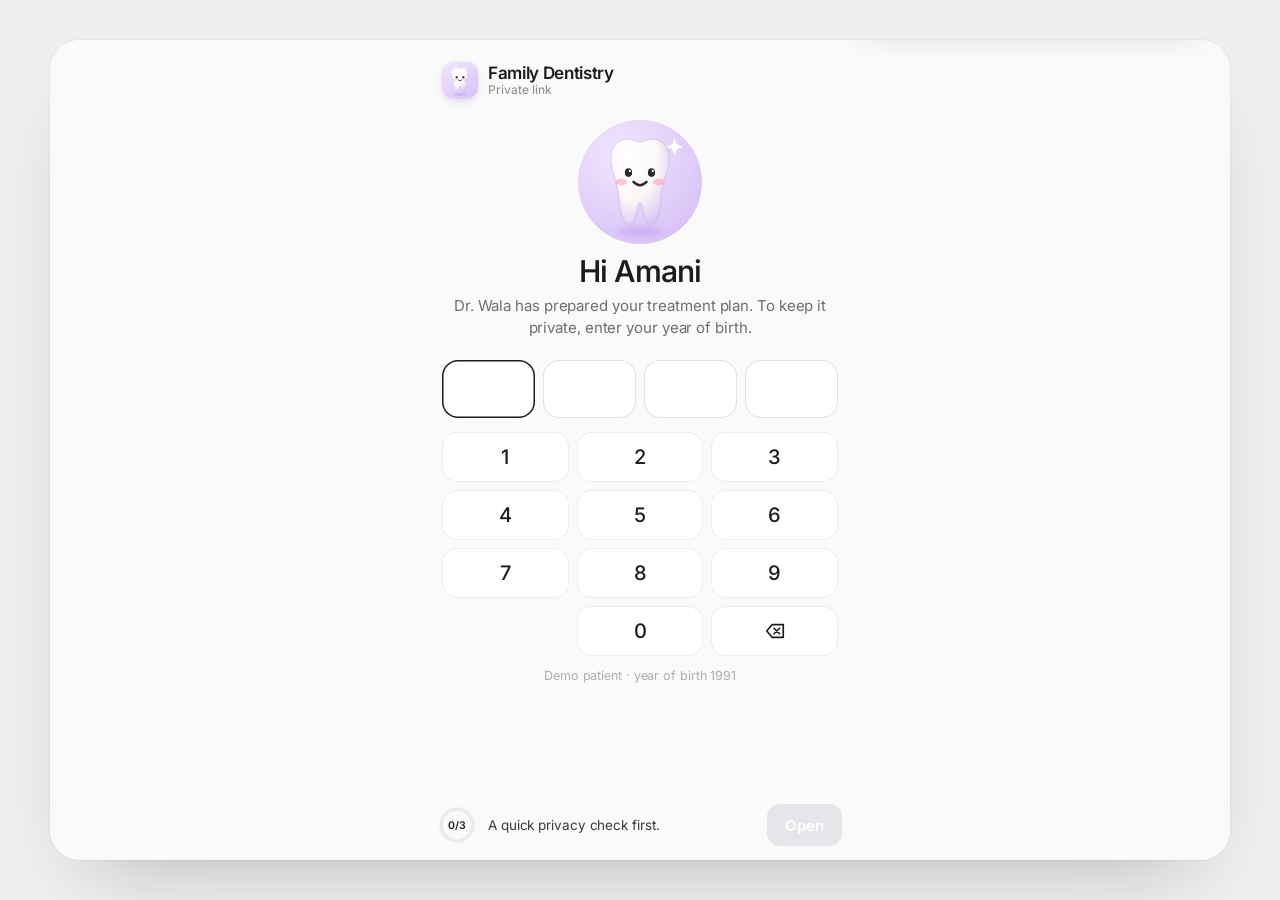
<file: dentistry-app/index.html>
<!doctype html>
<html lang="en">
<head>
<meta charset="utf-8">
<meta name="viewport" content="width=device-width, initial-scale=1, viewport-fit=cover">
<meta name="robots" content="noindex, nofollow">
<meta name="theme-color" content="#FAFAFA">
<title>Family Dentistry</title>
<link rel="icon" href="data:image/svg+xml,%3Csvg xmlns='http://www.w3.org/2000/svg' viewBox='0 0 64 64'%3E%3Crect width='64' height='64' rx='16' fill='%23E9DCFB'/%3E%3Cpath d='M19 26c-1-9 6-13 12-10 1 .6 2 .6 3 0 6-3 13 1 12 10-1 6-3 9-3.5 15-.5 6-.6 11-3.5 14-2 2-4 0-4.6-3.5-.7-3.4-1.4-6-2.4-6s-1.7 2.6-2.4 6c-.6 3.5-2.6 5.5-4.6 3.5-3-3-3-8-3.5-14-.5-6-2.5-9-3.5-15z' fill='%23fff'/%3E%3C/svg%3E">
<script src="assets/teeth.js"></script>
<style>
@font-face{font-family:"Inter";src:url(assets/inter-variable.woff2) format("woff2");font-weight:100 900;font-display:swap}
:root{
  --bg:#EFEFEF;--win:#FAFAFA;--card:#FFFFFF;--line:#ECECEC;--line-2:#E2E2E2;--sel:#EFEFEF;
  --ink:#1C1C1E;--ink-2:#3A3A3C;--muted:#8E8E93;--faint:#AEAEB2;
  --blue:#3D9BF0;--red:#F04438;
  --y-bg:#FFF4D2;--y-bd:#F6E2A6;--y-tx:#B7791F;
  --g-bg:#E7F7E9;--g-bd:#C9ECCD;--g-tx:#2F9E4F;
  --n-bg:#F2F2F4;--n-bd:#E5E5EA;--n-tx:#8E8E93;
  --r-bg:#FFE7E7;--r-bd:#FBCACA;--r-tx:#E5484D;
  --p-bg:#F4EAFE;--p-bd:#E5D3FB;--p-tx:#A35BE0;
  --b-bg:#E8F2FE;--b-bd:#CFE2FB;--b-tx:#2F7FD8;
  --font:"Inter",ui-sans-serif,-apple-system,BlinkMacSystemFont,"Segoe UI",sans-serif;
  --spring:cubic-bezier(.2,.8,.2,1);
  --soft:0 1px 2px rgba(0,0,0,.03),0 8px 24px -16px rgba(0,0,0,.12);
}
*{box-sizing:border-box;margin:0;padding:0}
html,body{height:100%}
body{background:var(--bg);color:var(--ink);font-family:var(--font);font-size:15px;letter-spacing:-.006em;-webkit-font-smoothing:antialiased;-webkit-tap-highlight-color:transparent}
button{font:inherit;color:inherit;border:0;background:none;cursor:pointer;letter-spacing:inherit}
input{font:inherit;color:inherit}
a{color:inherit}
:focus-visible{outline:2px solid var(--blue);outline-offset:2px;border-radius:10px}
[hidden]{display:none!important}

/* ---------- window ---------- */
#app{position:relative;height:100dvh;background:var(--win);display:flex;flex-direction:column;overflow:hidden}
.chrome{display:none}
.side{display:none}
.main{position:relative;flex:1;min-height:0;display:flex;flex-direction:column}

/* top bar (phones) */
.bar{display:flex;align-items:center;gap:10px;padding:calc(12px + env(safe-area-inset-top,0px)) 16px 10px}
.appicon{width:36px;height:36px;border-radius:11px;flex:none;overflow:hidden;display:block;box-shadow:0 0 0 1px rgba(0,0,0,.04),0 4px 10px -4px rgba(163,91,224,.45)}
.appname{font-size:17px;font-weight:600;letter-spacing:-.02em;line-height:1.1}
.appname small{display:block;font-size:12px;font-weight:450;color:var(--muted);letter-spacing:0}
.bar .sp{flex:1}
.ib{width:38px;height:38px;border-radius:12px;display:grid;place-items:center;flex:none;color:var(--ink-2);background:var(--card);box-shadow:inset 0 0 0 1px var(--line);transition:transform .2s var(--spring)}
.ib:active{transform:scale(.92)}
.ib svg{width:19px;height:19px}
#sound .off{display:none}#sound[aria-pressed=false] .on{display:none}#sound[aria-pressed=false] .off{display:inline}
.seg{display:flex;gap:2px;margin:0 16px 4px;padding:3px;border-radius:13px;background:#EBEBED}
.seg button{flex:1;height:34px;border-radius:10px;font-size:13.5px;font-weight:500;color:var(--muted);position:relative;transition:color .2s}
.seg button[aria-current=page]{background:var(--card);color:var(--ink);box-shadow:0 1px 2px rgba(0,0,0,.08),0 0 0 .5px rgba(0,0,0,.04)}
.seg .dot{position:absolute;top:7px;right:12px;width:7px;height:7px;border-radius:50%;background:var(--red)}

/* views */
.views{position:relative;flex:1;min-height:0}
.view{position:absolute;inset:0;overflow-y:auto;overflow-x:hidden;padding:14px 16px 130px;scrollbar-width:none;transition:transform .4s var(--spring),opacity .3s}
.view::-webkit-scrollbar{display:none}
.view[data-pos=left]{transform:translateX(-24%);opacity:0;pointer-events:none}
.view[data-pos=right]{transform:translateX(24%);opacity:0;pointer-events:none}
.crumb{display:none}
.hello{font-size:13.5px;color:var(--muted);font-weight:450}
h1{font-size:27px;font-weight:550;letter-spacing:-.03em;line-height:1.15;margin-top:2px}
h2{font-size:21px;font-weight:550;letter-spacing:-.025em;line-height:1.2}
h3{font-size:16px;font-weight:600;letter-spacing:-.015em}
.date{font-size:20px;font-weight:550;letter-spacing:-.025em;margin:26px 2px 12px}
.muted{color:var(--muted)}
.fade{position:sticky;bottom:-130px;height:70px;margin-top:-40px;background:linear-gradient(180deg,rgba(250,250,250,0),var(--win));pointer-events:none}

/* pastel tags, after the reference */
.tags{display:flex;flex-wrap:wrap;gap:6px}
.tag{display:inline-flex;align-items:center;gap:5px;height:26px;padding:0 9px;border-radius:7px;font-size:12.5px;font-weight:500;background:var(--n-bg);color:var(--n-tx);box-shadow:inset 0 0 0 1px var(--n-bd);white-space:nowrap}
.tag.y{background:var(--y-bg);color:var(--y-tx);box-shadow:inset 0 0 0 1px var(--y-bd)}
.tag.g{background:var(--g-bg);color:var(--g-tx);box-shadow:inset 0 0 0 1px var(--g-bd)}
.tag.r{background:var(--r-bg);color:var(--r-tx);box-shadow:inset 0 0 0 1px var(--r-bd)}
.tag.p{background:var(--p-bg);color:var(--p-tx);box-shadow:inset 0 0 0 1px var(--p-bd)}
.tag.b{background:var(--b-bg);color:var(--b-tx);box-shadow:inset 0 0 0 1px var(--b-bd)}
.verified{display:inline-block;width:17px;height:17px;vertical-align:-3px;flex:none}

/* feed rows: a tooth avatar beside a card */
.post{display:grid;grid-template-columns:62px 1fr;gap:12px;align-items:start;text-align:left;width:100%}
.av{width:62px;height:62px;border-radius:50%;flex:none;display:block}
.av.sm{width:42px;height:42px}
.av.xs{width:24px;height:24px}
.pcard{background:var(--card);border-radius:20px;box-shadow:inset 0 0 0 1px var(--line),var(--soft);overflow:hidden;transition:transform .25s var(--spring),box-shadow .25s}
.post:active .pcard{transform:scale(.985)}
.pcard .in{padding:14px 15px 13px}
.who{display:flex;align-items:center;gap:6px;white-space:nowrap;font-size:15.5px;font-weight:600;letter-spacing:-.015em;min-width:0}
.who .h{font-weight:400;color:var(--faint);font-size:14px;letter-spacing:0;white-space:nowrap;overflow:hidden;text-overflow:ellipsis;min-width:0}
.who .bd{margin-left:auto;flex:none}
.pcard p{margin-top:6px;font-size:14.5px;line-height:1.45;color:#6E6E73}
.pcard .ft{padding:10px 15px 12px;border-top:1px solid var(--line)}
.post.next .pcard{box-shadow:inset 0 0 0 1.5px #D9C2F7,0 10px 28px -16px rgba(163,91,224,.45)}
.post.done .pcard{opacity:.62}

/* cards */
.card{background:var(--card);border-radius:22px;box-shadow:inset 0 0 0 1px var(--line),var(--soft);padding:16px}
.row{display:flex;align-items:center;gap:12px}
.list{background:var(--card);border-radius:22px;box-shadow:inset 0 0 0 1px var(--line),var(--soft);padding:6px}
.li{display:flex;align-items:center;gap:12px;width:100%;padding:10px;border-radius:14px;text-align:left;transition:background .2s}
.li:hover{background:#F6F6F6}
.li b{display:block;font-size:15px;font-weight:550;letter-spacing:-.015em}
.li .s{display:block;font-size:13px;color:var(--muted)}
.li .chev{margin-left:auto;color:var(--faint);flex:none}
.li .ib{margin-left:auto}
.summary{display:grid;grid-template-columns:62px 1fr;gap:12px;margin-top:16px}

/* estimate */
.total{display:flex;align-items:baseline;gap:6px;margin-top:4px}
.total b{font-size:38px;font-weight:600;letter-spacing:-.04em;font-variant-numeric:tabular-nums}
.total span{font-size:14px;color:var(--muted);font-weight:500}
.lines{margin-top:12px}
.ln{display:flex;justify-content:space-between;gap:10px;padding:10px 0;border-top:1px solid var(--line);font-size:14px}
.ln span{color:#6E6E73}
.ln b{font-weight:550;font-variant-numeric:tabular-nums}
.mini-seg{display:flex;gap:2px;padding:3px;border-radius:11px;background:#F1F1F3;margin-top:12px}
.mini-seg button{flex:1;height:30px;border-radius:9px;font-size:12.5px;font-weight:500;color:var(--muted)}
.mini-seg button[aria-pressed=true]{background:#fff;color:var(--ink);box-shadow:0 1px 2px rgba(0,0,0,.08)}
.segl{list-style:none;margin-top:10px;display:grid;gap:7px}
.segl li{display:flex;gap:9px;font-size:14px;line-height:1.4;color:var(--ink-2)}
.segl li i{flex:none;width:7px;height:7px;border-radius:50%;margin-top:7px}
.note-y{display:flex;gap:8px;margin-top:12px;padding:10px 12px;border-radius:12px;background:var(--y-bg);box-shadow:inset 0 0 0 1px var(--y-bd);color:#8A5A0C;font-size:13px;line-height:1.45}

/* read and seal */
.hold{position:relative;margin-top:14px;width:100%;height:52px;border-radius:15px;background:var(--ink);color:#fff;font-weight:550;font-size:15px;overflow:hidden;touch-action:none;user-select:none;-webkit-user-select:none}
.hold .fill{position:absolute;inset:0;background:linear-gradient(90deg,#B994EA,#7FAEEE);transform-origin:left;transform:scaleX(0)}
.hold span{position:relative}
.sealed{display:none;align-items:center;gap:10px;margin-top:12px}
.seal.done .hold{display:none}
.seal.done .sealed{display:flex;animation:pop .6s var(--spring)}
@keyframes pop{0%{transform:scale(.85);opacity:0}60%{transform:scale(1.03)}100%{transform:none;opacity:1}}
.quiz{margin-top:14px}
.qq{font-size:14.5px;font-weight:600;margin-bottom:8px}
.opts{display:grid;gap:6px}
.opt{text-align:left;padding:12px 13px;border-radius:13px;background:#F7F7F8;box-shadow:inset 0 0 0 1px var(--line);font-size:14px;font-weight:500;transition:all .2s var(--spring)}
.opt.right{background:var(--g-bg);color:var(--g-tx);box-shadow:inset 0 0 0 1px var(--g-bd)}
.opt.wrong{animation:shake .4s}
@keyframes shake{20%,60%{transform:translateX(-5px)}40%,80%{transform:translateX(5px)}}

/* dock */
.dock{position:absolute;left:0;right:0;bottom:0;z-index:8;display:flex;gap:8px;padding:14px 16px calc(14px + env(safe-area-inset-bottom,0px));background:linear-gradient(180deg,rgba(250,250,250,0),var(--win) 38%)}
.cta{flex:1;min-width:0;height:58px;border-radius:18px;background:var(--ink);color:#fff;display:flex;align-items:center;gap:12px;padding:0 8px 0 18px;text-align:left;box-shadow:0 12px 26px -12px rgba(0,0,0,.45);transition:transform .2s var(--spring),background .3s}
.cta:active{transform:scale(.98)}
.cta .t{flex:1;min-width:0;line-height:1.2}
.cta .t b{display:block;font-size:15.5px;font-weight:600;letter-spacing:-.015em;white-space:nowrap;overflow:hidden;text-overflow:ellipsis}
.cta .t small{display:block;font-size:12.5px;color:rgba(255,255,255,.6);white-space:nowrap;overflow:hidden;text-overflow:ellipsis}
.cta .ic{width:42px;height:42px;border-radius:13px;background:rgba(255,255,255,.12);display:grid;place-items:center;flex:none}
.cta.wait{background:#3A3A3C}
.cta.ok{background:#2F9E4F}
.dock .ib{width:58px;height:58px;border-radius:18px}
.dots i{display:inline-block;width:5px;height:5px;border-radius:50%;background:#fff;margin:0 1.5px;animation:blk 1.2s infinite}
.dots i:nth-child(2){animation-delay:.15s}.dots i:nth-child(3){animation-delay:.3s}
@keyframes blk{0%,80%,100%{opacity:.25}40%{opacity:1}}

/* sheets */
.scrim{position:absolute;inset:0;z-index:20;background:rgba(0,0,0,.18);backdrop-filter:blur(2px);opacity:0;pointer-events:none;transition:opacity .3s}
.scrim.on{opacity:1;pointer-events:auto}
.sheet{position:absolute;left:0;right:0;bottom:0;z-index:21;max-height:92%;overflow-y:auto;background:var(--win);border-radius:28px 28px 0 0;box-shadow:0 -10px 40px -10px rgba(0,0,0,.18);padding:10px 18px calc(22px + env(safe-area-inset-bottom,0px));transform:translateY(105%);transition:transform .45s var(--spring);scrollbar-width:none}
.sheet.on{transform:none}
.grab{width:38px;height:5px;border-radius:9px;background:#DADADD;margin:0 auto 16px}
.pages{display:flex;gap:2px;padding:3px;border-radius:12px;background:#EBEBED;margin-top:14px;overflow-x:auto;scrollbar-width:none}
.pages button{flex:1;white-space:nowrap;height:32px;padding:0 10px;border-radius:9px;font-size:12.5px;font-weight:500;color:var(--muted)}
.pages button[aria-pressed=true]{background:#fff;color:var(--ink);box-shadow:0 1px 2px rgba(0,0,0,.08)}
.layer{margin-top:14px;min-height:260px;display:flex;flex-direction:column;align-items:center;text-align:center;padding:22px 18px 18px;background:var(--card);border-radius:24px;box-shadow:inset 0 0 0 1px var(--line),var(--soft);animation:pop .45s var(--spring);cursor:pointer;width:100%}
.layer .av{width:96px;height:96px}
.layer h3{margin-top:14px;font-size:19px;font-weight:600}
.layer p{margin-top:8px;font-size:15px;line-height:1.5;color:#6E6E73;max-width:34ch}
.layer .tag{margin-top:auto}
.days{display:flex;gap:8px;overflow-x:auto;scrollbar-width:none;margin:14px -18px 0;padding:2px 18px 6px}
.day{flex:none;width:62px;height:74px;border-radius:16px;background:#fff;box-shadow:inset 0 0 0 1px var(--line);display:flex;flex-direction:column;align-items:center;justify-content:center;gap:1px;transition:all .2s var(--spring)}
.day small{font-size:11.5px;color:var(--muted);font-weight:500}
.day b{font-size:21px;font-weight:600;letter-spacing:-.03em}
.day[aria-pressed=true]{background:var(--ink);color:#fff;box-shadow:none;transform:translateY(-2px)}
.day[aria-pressed=true] small{color:rgba(255,255,255,.65)}
.day:disabled{opacity:.4}
.chips{display:flex;gap:6px;flex-wrap:wrap;margin-top:10px}
.chip{height:38px;padding:0 15px;border-radius:12px;background:#fff;box-shadow:inset 0 0 0 1px var(--line);font-size:14px;font-weight:500;transition:all .2s var(--spring)}
.chip[aria-pressed=true]{background:var(--ink);color:#fff;box-shadow:none}
.lbl{display:block;margin-top:18px;font-size:13px;font-weight:600;color:var(--ink-2)}
.big{display:grid;place-items:center;width:100%;height:54px;border-radius:16px;background:var(--ink);color:#fff;font-weight:600;font-size:15.5px;margin-top:20px;text-decoration:none;transition:opacity .2s,transform .2s var(--spring)}
.big:active{transform:scale(.98)}
.big:disabled{opacity:.3}
.big.lite{background:#fff;color:var(--ink);box-shadow:inset 0 0 0 1px var(--line)}
.honest{display:flex;gap:8px;margin-top:12px;font-size:12.5px;line-height:1.45;color:var(--muted)}
.hint{margin-top:12px;text-align:center;font-size:12.5px;color:var(--faint)}

/* ask */
.thread{display:flex;flex-direction:column;gap:10px;margin-top:16px}
.msg{max-width:86%;padding:11px 14px;border-radius:18px;font-size:14.5px;line-height:1.45;animation:pop .4s var(--spring) both}
.msg.me{align-self:flex-end;background:var(--ink);color:#fff;border-bottom-right-radius:6px}
.msg.them{align-self:flex-start;background:#fff;box-shadow:inset 0 0 0 1px var(--line);border-bottom-left-radius:6px;color:var(--ink-2)}
.msg .by{display:flex;align-items:center;gap:7px;font-size:12.5px;font-weight:600;color:var(--ink);margin-bottom:5px}
.msg .src{margin-top:9px}
.ticket{align-self:stretch;padding:13px;border-radius:18px;background:#fff;box-shadow:inset 0 0 0 1px var(--line),var(--soft);animation:pop .4s var(--spring) both}
.ticket .row{align-items:flex-start}
.ticket b{font-size:14.5px;font-weight:600}
.ticket p{font-size:13.5px;line-height:1.45;color:#6E6E73;margin-top:2px}
.status{display:flex;gap:6px;margin-top:11px;flex-wrap:wrap}
.urgent{align-self:stretch;padding:14px;border-radius:18px;background:var(--r-bg);box-shadow:inset 0 0 0 1px var(--r-bd);animation:pop .4s var(--spring) both}
.urgent b{font-size:15.5px;font-weight:600;color:#B42318}
.urgent p{font-size:13.5px;line-height:1.45;color:#7A271A;margin-top:3px}
.urgent a{display:grid;place-items:center;height:46px;border-radius:13px;background:var(--r-tx);color:#fff;font-weight:600;text-decoration:none;margin-top:11px}
.sugg{display:flex;gap:6px;overflow-x:auto;scrollbar-width:none;margin:14px -16px 0;padding:0 16px 2px}
.sugg button{flex:none}
.typing{align-self:flex-start;padding:13px 15px;border-radius:18px;background:#fff;box-shadow:inset 0 0 0 1px var(--line)}
.typing i{display:inline-block;width:6px;height:6px;border-radius:50%;background:var(--faint);margin:0 2px;animation:blk 1.1s infinite}
.typing i:nth-child(2){animation-delay:.15s}.typing i:nth-child(3){animation-delay:.3s}
.composer{position:absolute;left:0;right:0;bottom:0;z-index:8;display:flex;gap:8px;padding:14px 16px calc(14px + env(safe-area-inset-bottom,0px));background:linear-gradient(180deg,rgba(250,250,250,0),var(--win) 34%)}
.composer input{flex:1;min-width:0;height:52px;border-radius:16px;border:0;background:#fff;box-shadow:inset 0 0 0 1px var(--line-2),var(--soft);padding:0 16px;font-size:15px;outline:none}
.composer input:focus{box-shadow:inset 0 0 0 1.5px var(--ink)}
.composer button{width:52px;height:52px;border-radius:16px;background:var(--ink);color:#fff;display:grid;place-items:center;flex:none}
.orb{width:30px;height:30px;border-radius:50%;flex:none;background:conic-gradient(from 210deg,#7FAEEE,#B994EA,#F7B9C7,#F9DE85,#AEE3CB,#7FAEEE);box-shadow:inset 0 0 0 5px rgba(28,28,30,.92)}

/* aftercare */
.sleep{display:flex;flex-direction:column;align-items:center;text-align:center;margin-top:18px;padding:28px 20px 22px;background:var(--card);border-radius:26px;box-shadow:inset 0 0 0 1px var(--line),var(--soft)}
.sleep .av{width:140px;height:140px;cursor:pointer}
.sleep h2{margin-top:14px}
.sleep p{margin-top:8px;font-size:14.5px;line-height:1.5;color:#6E6E73;max-width:30ch}
.streak{display:flex;gap:6px;margin-top:4px}
.streak span{flex:1;height:44px;border-radius:13px;background:#fff;box-shadow:inset 0 0 0 1px var(--line);display:grid;place-items:center;font-size:12px;font-weight:550;color:var(--faint);transition:all .3s var(--spring)}
.streak span.on{background:var(--g-bg);color:var(--g-tx);box-shadow:inset 0 0 0 1px var(--g-bd)}
.streak span.today{background:var(--p-bg);color:var(--p-tx);box-shadow:inset 0 0 0 1.5px #D9C2F7}
.task{display:flex;gap:12px;align-items:center;width:100%;padding:10px;border-radius:14px;text-align:left;transition:background .2s,opacity .3s}
.task:hover{background:#F6F6F6}
.task .ico{width:40px;height:40px;border-radius:12px;display:grid;place-items:center;flex:none;box-shadow:inset 0 0 0 1px rgba(0,0,0,.04)}
.task .ico svg{width:20px;height:20px}
.task .tx{flex:1;min-width:0}
.task .tx b{display:block;font-size:14.5px;font-weight:550}
.task .tx span{display:block;font-size:13px;color:var(--muted);line-height:1.4}
.task .ck{width:26px;height:26px;border-radius:50%;box-shadow:inset 0 0 0 1.5px var(--line-2);display:grid;place-items:center;color:transparent;flex:none;transition:all .25s var(--spring)}
.task.done .ck{background:var(--g-tx);color:#fff;box-shadow:none;transform:scale(1.06)}
.task.done .tx b{text-decoration:line-through;text-decoration-color:var(--faint);color:var(--muted)}
.feel{display:grid;grid-template-columns:repeat(4,1fr);gap:8px;margin-top:4px}
.feel button{display:flex;flex-direction:column;align-items:center;gap:6px;padding:10px 4px 9px;border-radius:16px;background:#fff;box-shadow:inset 0 0 0 1px var(--line);font-size:12px;font-weight:500;color:var(--ink-2);line-height:1.2;transition:all .2s var(--spring)}
.feel button .av{width:46px;height:46px}
.feel button[aria-pressed=true]{box-shadow:inset 0 0 0 2px var(--ink);transform:translateY(-2px)}

/* gate */
.gate{position:absolute;inset:0;z-index:30;background:var(--win);display:flex;flex-direction:column;transition:opacity .5s,transform .5s var(--spring)}
.gate.gone{opacity:0;transform:scale(1.03);pointer-events:none}
.gbody{flex:1;min-height:0;overflow-y:auto;padding:calc(22px + env(safe-area-inset-top,0px)) 22px 20px;display:flex;flex-direction:column;scrollbar-width:none}
.gtop{display:flex;align-items:center;gap:10px}
.ghero{display:flex;justify-content:center;margin:22px 0 8px}
.ghero .av{width:124px;height:124px}
.gbody h1.c{font-size:30px;text-align:center}
.gbody .lead{text-align:center;color:#6E6E73;font-size:15px;line-height:1.5;margin-top:6px}
.code{display:flex;gap:8px;margin-top:20px}
.code span{flex:1;height:58px;border-radius:16px;background:#fff;box-shadow:inset 0 0 0 1px var(--line-2);display:grid;place-items:center;font-size:26px;font-weight:600;transition:all .2s var(--spring)}
.code span.f{box-shadow:inset 0 0 0 1.5px var(--ink)}
.code.bad{animation:shake .4s}
.pad{display:grid;grid-template-columns:repeat(3,1fr);gap:8px;margin-top:14px}
.pad button{height:50px;border-radius:15px;background:#fff;box-shadow:inset 0 0 0 1px var(--line);font-size:20px;font-weight:500;display:grid;place-items:center;transition:transform .15s var(--spring),background .2s}
.pad button:active{transform:scale(.95);background:var(--sel)}
.qbox{margin-top:10px;background:#fff;border-radius:20px;box-shadow:inset 0 0 0 1px var(--line),var(--soft);padding:6px;animation:pop .4s var(--spring)}
.qbox .qh{display:flex;align-items:center;gap:8px;padding:8px 8px 6px;font-size:14.5px;font-weight:600}
.num{width:22px;height:22px;border-radius:50%;background:var(--ink);color:#fff;display:grid;place-items:center;font-size:11.5px;font-weight:600;flex:none}
.qline{display:flex;align-items:center;gap:9px;padding:10px 8px;font-size:14px;color:var(--faint)}
.qline .num{background:#EBEBED;color:var(--muted)}
.qline.done{color:var(--ink-2)}
.qline.done .num{background:var(--g-bg);color:var(--g-tx)}
.qline.done b{font-weight:600;color:var(--ink)}
.gfoot{display:flex;align-items:center;gap:12px;padding:12px 18px calc(14px + env(safe-area-inset-bottom,0px));border-top:1px solid var(--line)}
.ring{position:relative;width:38px;height:38px;flex:none}
.ring svg{transform:rotate(-90deg)}
.ring b{position:absolute;inset:0;display:grid;place-items:center;font-size:10.5px;font-weight:600}
.gfoot p{flex:1;font-size:13.5px;color:var(--ink-2)}
.gfoot .go{height:42px;padding:0 18px;border-radius:13px;background:#E5E5EA;color:#fff;font-weight:600;transition:background .3s}
.gfoot .go.ready{background:var(--ink)}
.thanks{display:none;flex:1;flex-direction:column;align-items:center;justify-content:center;text-align:center;padding:0 28px}
.thanks .av{width:120px;height:120px}
.thanks h1{margin-top:18px;font-size:30px}
.thanks p{margin-top:10px;font-size:16px;line-height:1.5;color:#6E6E73;min-height:3em;max-width:30ch}
.gate.thank .gbody,.gate.thank .gfoot{display:none}
.gate.thank .thanks{display:flex}

/* banner */
.banner{position:absolute;left:10px;right:10px;top:calc(8px + env(safe-area-inset-top,0px));z-index:40;display:flex;gap:10px;align-items:center;padding:11px 13px;border-radius:20px;background:rgba(255,255,255,.82);backdrop-filter:blur(20px) saturate(1.6);-webkit-backdrop-filter:blur(20px) saturate(1.6);box-shadow:0 14px 34px -14px rgba(0,0,0,.3),inset 0 0 0 1px rgba(255,255,255,.7);transform:translateY(-140%);transition:transform .55s var(--spring)}
.banner.on{transform:none}
.banner b{display:block;font-size:13.5px;font-weight:600}
.banner span{font-size:13px;color:var(--ink-2)}
.banner small{margin-left:auto;align-self:flex-start;font-size:12px;color:var(--muted)}
canvas.confetti{position:absolute;inset:0;z-index:50;pointer-events:none}

/* ---------- wider screens: the window from the reference ---------- */
@media (min-width:900px){
  body{padding:28px;display:grid;place-items:center;min-height:100vh}
  #app{width:min(1180px,100%);height:min(820px,calc(100vh - 56px));border-radius:30px;box-shadow:0 0 0 1px rgba(0,0,0,.04),0 40px 80px -40px rgba(0,0,0,.25);display:grid;grid-template-columns:330px 1fr;grid-template-rows:auto 1fr}
  .chrome{display:flex;align-items:center;gap:8px;padding:22px 26px 14px;grid-column:1;grid-row:1}
  .chrome i{width:13px;height:13px;border-radius:50%;background:#E2E2E2;box-shadow:inset 0 0 0 1px rgba(0,0,0,.04)}
  .chrome .tog{margin-left:auto;width:22px;height:18px;border-radius:5px;box-shadow:inset 0 0 0 1.6px #9B9BA0;position:relative}
  .chrome .tog::before{content:"";position:absolute;left:4px;top:4px;bottom:4px;width:5px;border-radius:1.5px;background:#9B9BA0}
  .side{display:flex;flex-direction:column;grid-column:1;grid-row:2;margin:0 0 22px 22px;padding:12px;background:var(--card);border-radius:22px;box-shadow:inset 0 0 0 1px var(--line);position:relative;overflow:hidden}
  .side::after{content:"";position:absolute;left:0;right:0;bottom:0;height:90px;background:linear-gradient(180deg,rgba(255,255,255,0),#fff);pointer-events:none}
  .side .brand{display:flex;align-items:center;gap:10px;padding:6px 8px 14px;border-bottom:1px solid var(--line);margin-bottom:8px}
  .nav button{display:flex;align-items:center;gap:14px;width:100%;height:50px;padding:0 12px;border-radius:13px;font-size:16px;font-weight:450;color:var(--ink-2);letter-spacing:-.015em;transition:background .2s}
  .nav button:hover{background:#F6F6F6}
  .nav button[aria-current=page]{background:var(--sel);color:var(--ink)}
  .nav button svg{width:22px;height:22px;flex:none;color:#4A4A4E}
  .nav button .chev{margin-left:auto;width:16px;height:16px;opacity:0}
  .nav button[aria-current=page] .chev{opacity:1}
  .nav button .rd{margin-left:auto;width:9px;height:9px;border-radius:50%;background:var(--red)}
  .nav button .rd+.chev{margin-left:8px}
  .nav .askrow .orb{width:26px;height:26px}
  .nav .askrow .srch{margin-left:auto;width:20px;height:20px;color:#8E8E93}
  .bar,.seg{display:none}
  .main{grid-column:2;grid-row:1 / 3}
  .crumb{display:flex;align-items:center;gap:12px;padding:22px 34px 0;font-size:16px;color:var(--muted);height:64px}
  .crumb b{color:var(--ink);font-weight:500}
  .crumb svg{width:14px;height:14px;color:var(--faint)}
  .view{padding:18px 34px 130px}
  .wrapw{max-width:640px}
  h1{font-size:30px}
  .dock{padding:16px 34px 24px}
  .dock .cta{max-width:574px;flex:none;width:100%}
  .composer{padding:16px 34px 24px}
  .composer input{flex:none;width:574px}
  .sheet{left:50%;right:auto;bottom:auto;top:50%;width:440px;max-height:86%;border-radius:28px;transform:translate(-50%,-44%) scale(.96);opacity:0;pointer-events:none;transition:transform .45s var(--spring),opacity .3s}
  .sheet.on{transform:translate(-50%,-50%);opacity:1;pointer-events:auto}
  .gate{border-radius:30px}
  .gbody,.gfoot{max-width:440px;margin:0 auto;width:100%}
  .gfoot{border-top:0}
  .banner{left:auto;right:20px;width:360px}
}
body.embed{padding:0}
body.embed #app{width:100%;height:100vh;border-radius:0;box-shadow:none}
@media (prefers-reduced-motion:reduce){*{animation-duration:.01ms!important;transition-duration:.01ms!important}}
</style>
</head>
<body>
<div id="app" data-view="plan">

  <!-- private link, then three quick questions -->
  <section class="gate" id="gate" aria-label="Open your plan">
    <div class="gbody" id="gbody"></div>
    <div class="gfoot" id="gfoot">
      <div class="ring"><svg width="38" height="38"><circle cx="19" cy="19" r="16" fill="none" stroke="#EBEBED" stroke-width="3.5"/><circle id="ringArc" cx="19" cy="19" r="16" fill="none" stroke="#1C1C1E" stroke-width="3.5" stroke-linecap="round" stroke-dasharray="100.5" stroke-dashoffset="100.5" style="transition:stroke-dashoffset .5s"/></svg><b id="ringTxt">0/3</b></div>
      <p id="ringLine">A quick privacy check first.</p>
      <button class="go" id="goBtn">Open</button>
    </div>
    <div class="thanks"><span class="av" data-tooth="lilac proud sparkle"></span><h1>Thank you, Amani.</h1><p id="thxLine"></p></div>
  </section>

  <div class="chrome" aria-hidden="true"><i></i><i></i><i></i><span class="tog"></span></div>

  <aside class="side" aria-label="Family Dentistry">
    <div class="brand"><span class="appicon" data-tooth="lilac happy" data-bare style="background:linear-gradient(145deg,#F1E7FD,#D8C1F6)"></span><span class="appname">Family Dentistry<small>Lavington, Nairobi</small></span></div>
    <nav class="nav">
      <button class="askrow" data-go="ask"><span class="orb"></span>Ask<svg class="srch" viewBox="0 0 24 24" fill="none" stroke="currentColor" stroke-width="1.8" stroke-linecap="round"><circle cx="11" cy="11" r="7"/><path d="m20 20-3.5-3.5"/></svg></button>
      <button data-go="plan" aria-current="page"><svg viewBox="0 0 24 24" fill="none" stroke="currentColor" stroke-width="1.7" stroke-linecap="round" stroke-linejoin="round"><path d="M12 6.5C10.5 5 8 4.5 4 4.5v14c4 0 6.5.5 8 2 1.5-1.5 4-2 8-2v-14c-4 0-6.5.5-8 2z"/><path d="M12 6.5v14"/></svg>My plan<svg class="chev" viewBox="0 0 24 24" fill="none" stroke="currentColor" stroke-width="2" stroke-linecap="round"><path d="m9 6 6 6-6 6"/></svg></button>
      <button data-go="visits"><svg viewBox="0 0 24 24" fill="none" stroke="currentColor" stroke-width="1.7" stroke-linecap="round" stroke-linejoin="round"><rect x="3.5" y="5" width="17" height="15.5" rx="3"/><path d="M8 3v4M16 3v4M3.5 10h17M15.5 14.5v4M13.5 16.5h4"/></svg>Visits<svg class="chev" viewBox="0 0 24 24" fill="none" stroke="currentColor" stroke-width="2" stroke-linecap="round"><path d="m9 6 6 6-6 6"/></svg></button>
      <button data-go="care"><svg viewBox="0 0 24 24" fill="none" stroke="currentColor" stroke-width="1.7" stroke-linecap="round" stroke-linejoin="round"><path d="M19 14c1.5-1.5 3-3.2 3-5.5A5.5 5.5 0 0 0 16.5 3c-1.8 0-3 .5-4.5 2-1.5-1.5-2.7-2-4.5-2A5.5 5.5 0 0 0 2 8.5c0 2.3 1.5 4 3 5.5l7 7z"/></svg>Aftercare<span class="rd" id="careDot" hidden></span><svg class="chev" viewBox="0 0 24 24" fill="none" stroke="currentColor" stroke-width="2" stroke-linecap="round"><path d="m9 6 6 6-6 6"/></svg></button>
    </nav>
  </aside>

  <div class="main">
    <header class="bar">
      <span class="appicon" data-tooth="lilac happy" data-bare style="background:linear-gradient(145deg,#F1E7FD,#D8C1F6)"></span>
      <span class="appname">Family Dentistry<small>Your treatment plan</small></span>
      <span class="sp"></span>
      <button class="ib" id="sound" aria-pressed="true" aria-label="Sound">
        <svg class="on" viewBox="0 0 24 24" fill="none" stroke="currentColor" stroke-width="1.8" stroke-linecap="round" stroke-linejoin="round"><path d="M11 5 6 9H3v6h3l5 4z"/><path d="M15.5 8.5a5 5 0 0 1 0 7"/></svg>
        <svg class="off" viewBox="0 0 24 24" fill="none" stroke="currentColor" stroke-width="1.8" stroke-linecap="round" stroke-linejoin="round"><path d="M11 5 6 9H3v6h3l5 4z"/><path d="m22 9-6 6M16 9l6 6"/></svg>
      </button>
    </header>
    <nav class="seg" aria-label="Sections">
      <button data-go="plan" aria-current="page">Plan</button>
      <button data-go="visits">Visits</button>
      <button data-go="ask">Ask</button>
      <button data-go="care">Care<i class="dot" id="careDot2" hidden></i></button>
    </nav>
    <div class="crumb"><span>Home</span><svg viewBox="0 0 24 24" fill="none" stroke="currentColor" stroke-width="2" stroke-linecap="round"><path d="m9 6 6 6-6 6"/></svg><b id="crumbT">My plan</b></div>

    <div class="views">
      <!-- PLAN -->
      <section class="view" id="v-plan" data-pos="center"><div class="wrapw">
        <p class="hello" id="hello">Hi Amani</p>
        <h1>Your plan, 28 October</h1>
        <div class="summary">
          <span class="av" data-tooth="lilac happy crown"></span>
          <div class="pcard"><div class="in">
            <div class="who">Dr. Wala <svg class="verified" viewBox="0 0 24 24"><path d="M12 1.5l2.6 1.9 3.2-.2 1 3 2.6 1.9-1 3 1 3-2.6 1.9-1 3-3.2-.2L12 22.5l-2.6-1.9-3.2.2-1-3L2.6 16l1-3-1-3 2.6-1.9 1-3 3.2.2z" fill="#3D9BF0"/><path d="m7.8 12 2.8 2.8 5.6-5.6" fill="none" stroke="#fff" stroke-width="2.2" stroke-linecap="round" stroke-linejoin="round"/></svg><span class="h">@approved · your dentist</span></div>
            <p>Save your lower left back tooth with a root canal, then protect it with a crown. Every word here was checked by Dr. Wala.</p>
          </div><div class="ft tags"><span class="tag y">4 visits</span><span class="tag g">About 6 weeks</span><span class="tag">1 tooth</span><span class="tag p">Approved</span></div></div>
        </div>

        <p class="date">Next step</p>
        <button class="post next" id="nextPost"></button>

        <p class="date" id="estimate">The estimate</p>
        <div class="card">
          <span class="muted" style="font-size:13px">Estimated total</span>
          <div class="total"><b id="tot">0</b><span>KSh</span></div>
          <span class="muted" style="font-size:13.5px">Likely between KSh 80,000 and 92,000</span>
          <div class="lines">
            <div class="ln"><span>Root canal treatment, back tooth</span><b>28,000</b></div>
            <div class="ln"><span>Core build-up</span><b>8,000</b></div>
            <div class="ln"><span>Porcelain-fused crown</span><b>45,000</b></div>
            <div class="ln"><span>X-rays during treatment</span><b>3,000</b></div>
          </div>
          <div class="mini-seg" role="group" aria-label="Estimate details"><button aria-pressed="true" data-seg="in">Included</button><button aria-pressed="false" data-seg="out">Not included</button><button aria-pressed="false" data-seg="change">Could change</button></div>
          <ul class="segl" id="segl"></ul>
          <div class="note-y"><svg width="16" height="16" viewBox="0 0 24 24" fill="none" stroke="currentColor" stroke-width="2" stroke-linecap="round" style="flex:none;margin-top:1px"><circle cx="12" cy="12" r="9"/><path d="M12 8v5M12 16.5v.5"/></svg><span>An estimate, not a final bill. Dr. Wala will ask you before anything changes, and you only pay for what is done.</span></div>
        </div>

        <p class="date" id="sealT">Before your first visit</p>
        <div class="card seal" id="seal">
          <div class="row"><span class="av sm" data-tooth="sky calm" id="sealAv"></span><div><h3>I've read my plan</h3><p class="muted" style="font-size:13.5px;margin-top:2px">Press and hold to let your care team know.</p></div></div>
          <button class="hold" id="hold"><span class="fill" id="holdFill"></span><span id="holdTxt">Press and hold</span></button>
          <div class="sealed"><span class="tag g">Read and sealed</span><span class="muted" style="font-size:13.5px">Dr. Wala's team can see it.</span></div>
          <div class="quiz" id="quiz" hidden></div>
        </div>

        <p class="date">Your care team</p>
        <div class="list">
          <div class="li"><span class="av sm" data-tooth="sage happy"></span><span><b>Dr. Wala <svg class="verified" viewBox="0 0 24 24"><path d="M12 1.5l2.6 1.9 3.2-.2 1 3 2.6 1.9-1 3 1 3-2.6 1.9-1 3-3.2-.2L12 22.5l-2.6-1.9-3.2.2-1-3L2.6 16l1-3-1-3 2.6-1.9 1-3 3.2.2z" fill="#3D9BF0"/><path d="m7.8 12 2.8 2.8 5.6-5.6" fill="none" stroke="#fff" stroke-width="2.2" stroke-linecap="round" stroke-linejoin="round"/></svg></b><span class="s">Your dentist</span></span></div>
          <div class="li"><span class="av sm" data-tooth="rose wink"></span><span><b>Grace</b><span class="s">Treatment coordinator · reception</span></span><a class="ib" href="tel:+254722784882" aria-label="Call the clinic"><svg viewBox="0 0 24 24" fill="none" stroke="currentColor" stroke-width="1.8" stroke-linecap="round" stroke-linejoin="round"><path d="M22 16.9v3a2 2 0 0 1-2.2 2 19.8 19.8 0 0 1-8.6-3.1 19.5 19.5 0 0 1-6-6A19.8 19.8 0 0 1 2.1 4.2 2 2 0 0 1 4.1 2h3a2 2 0 0 1 2 1.7c.1 1 .4 1.9.7 2.8a2 2 0 0 1-.5 2.1L8 9.9a16 16 0 0 0 6 6l1.3-1.3a2 2 0 0 1 2.1-.4c.9.3 1.8.6 2.8.7a2 2 0 0 1 1.7 2z"/></svg></a></div>
        </div>
        <p class="honest" style="margin-top:14px"><svg width="15" height="15" viewBox="0 0 24 24" fill="none" stroke="currentColor" stroke-width="2" stroke-linecap="round" stroke-linejoin="round" style="flex:none;margin-top:1px"><rect x="4" y="11" width="16" height="10" rx="2"/><path d="M8 11V7a4 4 0 0 1 8 0v4"/></svg>This private link is just for you and expires on 30 November. Sample journey, fictional patient.</p>
      </div></section>

      <!-- VISITS -->
      <section class="view" id="v-visits" data-pos="right"><div class="wrapw">
        <p class="hello">4 visits, about 6 weeks</p>
        <h1>Your visits</h1>
        <div id="feed"></div>
        <div class="fade"></div>
      </div></section>

      <!-- ASK -->
      <section class="view" id="v-ask" data-pos="right" style="padding-bottom:110px"><div class="wrapw">
        <div class="row"><span class="orb" style="width:34px;height:34px"></span><h1 style="font-size:26px;margin:0">Ask</h1></div>
        <p class="muted" style="margin-top:8px;font-size:14.5px;line-height:1.45">Answers come only from your approved plan. Anything else goes straight to your care team.</p>
        <div class="sugg" id="sugg"><button class="tag y">Will it hurt?</button><button class="tag g">How long is visit 1?</button><button class="tag p">Can I pay in instalments?</button><button class="tag b">Can I eat before?</button><button class="tag">Can I work after?</button></div>
        <div class="thread" id="thread">
          <div class="msg them"><span class="by"><span class="av xs" data-tooth="rose wink"></span>Family Dentistry</span>Hi <span class="nm">Amani</span>, ask anything about your plan. If it needs a person, Grace or Dr. Wala will reply here.</div>
        </div>
      </div></section>

      <!-- AFTERCARE -->
      <section class="view" id="v-care" data-pos="right"><div class="wrapw" id="care"></div></section>
    </div>

    <div class="dock" id="dock">
      <button class="cta" id="cta"><span class="t"><b id="ctaT">Request Visit 1</b><small id="ctaS">Root canal, part one · 90 min</small></span><span class="ic" id="ctaI"></span></button>
      <a class="ib" href="tel:+254722784882" aria-label="Call the clinic"><svg viewBox="0 0 24 24" fill="none" stroke="currentColor" stroke-width="1.8" stroke-linecap="round" stroke-linejoin="round"><path d="M22 16.9v3a2 2 0 0 1-2.2 2 19.8 19.8 0 0 1-8.6-3.1 19.5 19.5 0 0 1-6-6A19.8 19.8 0 0 1 2.1 4.2 2 2 0 0 1 4.1 2h3a2 2 0 0 1 2 1.7c.1 1 .4 1.9.7 2.8a2 2 0 0 1-.5 2.1L8 9.9a16 16 0 0 0 6 6l1.3-1.3a2 2 0 0 1 2.1-.4c.9.3 1.8.6 2.8.7a2 2 0 0 1 1.7 2z"/></svg></a>
    </div>
    <form class="composer" id="composer" hidden><input id="askIn" placeholder="Ask about your plan" autocomplete="off" aria-label="Your question"><button aria-label="Send"><svg width="19" height="19" viewBox="0 0 24 24" fill="none" stroke="currentColor" stroke-width="2.2" stroke-linecap="round" stroke-linejoin="round"><path d="M12 19V5M5 12l7-7 7 7"/></svg></button></form>
  </div>

  <div class="scrim" id="scrim"></div>
  <section class="sheet" id="sheetV" aria-label="Visit details"></section>
  <section class="sheet" id="sheetR" aria-label="Request a visit"></section>
  <div class="banner" id="banner"><span class="appicon" data-tooth="lilac happy" data-bare style="width:34px;height:34px;border-radius:10px;background:linear-gradient(145deg,#F1E7FD,#D8C1F6)"></span><span><b>Family Dentistry</b><span id="bannerT">You have a new message</span></span><small>now</small></div>
</div>

<script>
(function(){
'use strict';
var $=function(s,c){return (c||document).querySelector(s)};
var $$=function(s,c){return Array.prototype.slice.call((c||document).querySelectorAll(s))};
var app=$('#app'),EMBED=new URLSearchParams(location.search).has('embed');
if(EMBED)document.body.classList.add('embed');
var VER='<svg class="verified" viewBox="0 0 24 24"><path d="M12 1.5l2.6 1.9 3.2-.2 1 3 2.6 1.9-1 3 1 3-2.6 1.9-1 3-3.2-.2L12 22.5l-2.6-1.9-3.2.2-1-3L2.6 16l1-3-1-3 2.6-1.9 1-3 3.2.2z" fill="#3D9BF0"/><path d="m7.8 12 2.8 2.8 5.6-5.6" fill="none" stroke="#fff" stroke-width="2.2" stroke-linecap="round" stroke-linejoin="round"/></svg>';
function check(s){return '<svg width="'+(s||14)+'" height="'+(s||14)+'" viewBox="0 0 24 24" fill="none" stroke="currentColor" stroke-width="2.6" stroke-linecap="round" stroke-linejoin="round"><path d="M20 6 9 17l-5-5"/></svg>'}

/* ---------- state ---------- */
var S={name:'Amani',nerves:'Calm',lang:'English',channel:'WhatsApp',sealed:false,quiz:0,req:null,visit1:false,checks:{},feel:null,sound:true};
var KEY='familydentistry:v1';
if(!EMBED){try{var raw=localStorage.getItem(KEY);if(raw)Object.assign(S,JSON.parse(raw))}catch(e){}}
function save(){if(EMBED)return;try{localStorage.setItem(KEY,JSON.stringify(S))}catch(e){}}

/* ---------- soft synthesised sounds ---------- */
var ac=null;
function ctx(){if(!ac){try{ac=new (window.AudioContext||window.webkitAudioContext)()}catch(e){}}if(ac&&ac.state==='suspended')ac.resume();return ac}
function tone(f,t,d,type,v,slide){var a=ctx();if(!a||!S.sound)return;var o=a.createOscillator(),g=a.createGain();o.type=type||'sine';o.frequency.setValueAtTime(f,a.currentTime+t);if(slide)o.frequency.exponentialRampToValueAtTime(slide,a.currentTime+t+d);g.gain.setValueAtTime(0,a.currentTime+t);g.gain.linearRampToValueAtTime(v||.12,a.currentTime+t+.01);g.gain.exponentialRampToValueAtTime(.0001,a.currentTime+t+d);o.connect(g).connect(a.destination);o.start(a.currentTime+t);o.stop(a.currentTime+t+d+.05)}
var sfx={
  tap:function(){tone(1200,0,.04,'sine',.06)},
  pop:function(){tone(660,0,.11,'sine',.13,330)},
  bloop:function(){tone(440,0,.09,'sine',.1,880);tone(880,.07,.12,'sine',.08,660)},
  chime:function(){tone(784,0,.45,'sine',.09);tone(1175,.09,.55,'sine',.07);tone(1568,.18,.6,'sine',.05)},
  send:function(){tone(520,0,.08,'sine',.09,1040)},
  seal:function(){tone(220,0,.22,'sine',.18,110);tone(1046,.12,.45,'sine',.07);tone(1318,.2,.5,'sine',.06)},
  wake:function(){tone(392,0,.12,'sine',.1,523);tone(523,.12,.12,'sine',.1,659);tone(659,.24,.3,'sine',.1,1046)},
  alert:function(){tone(698,0,.16,'triangle',.07);tone(698,.22,.16,'triangle',.07)}
};
function buzz(p){try{if(navigator.userActivation&&!navigator.userActivation.hasBeenActive)return;navigator.vibrate&&navigator.vibrate(p)}catch(e){}}
$('#sound').addEventListener('click',function(){S.sound=!S.sound;this.setAttribute('aria-pressed',S.sound);save();if(S.sound)sfx.pop()});

/* ---------- pastel confetti ---------- */
function confetti(x,y){
  var c=document.createElement('canvas');c.className='confetti';app.appendChild(c);
  var r=app.getBoundingClientRect(),d=Math.min(2,window.devicePixelRatio||1);c.width=r.width*d;c.height=r.height*d;var g=c.getContext('2d');g.scale(d,d);
  var cols=['#D8C1F6','#BFDBA6','#AEE3CB','#FBC6A8','#F9DE85','#B9D5FA','#F7B9C7','#3D9BF0'],P=[];
  for(var i=0;i<80;i++){var a=-Math.PI/2+(Math.random()-.5)*2,s=5+Math.random()*8;P.push({x:x,y:y,vx:Math.cos(a)*s,vy:Math.sin(a)*s,r:Math.random()*6,vr:(Math.random()-.5)*.3,w:5+Math.random()*5,c:cols[i%cols.length],o:Math.random()<.4})}
  var t=0;(function f(){t++;g.clearRect(0,0,r.width,r.height);P.forEach(function(p){p.vy+=.28;p.vx*=.985;p.x+=p.vx;p.y+=p.vy;p.r+=p.vr;g.save();g.translate(p.x,p.y);g.rotate(p.r);g.globalAlpha=Math.max(0,1-t/100);g.fillStyle=p.c;if(p.o){g.beginPath();g.arc(0,0,p.w/2,0,7);g.fill()}else g.fillRect(-p.w/2,-p.w/3,p.w,p.w/1.5);g.restore()});if(t<100)requestAnimationFrame(f);else c.remove()})();
}
function rel(el){var a=app.getBoundingClientRect(),b=el.getBoundingClientRect();return [b.left-a.left+b.width/2,b.top-a.top+b.height/2]}
function squish(el){if(!el)return;var s=el.querySelector('svg');if(s){s.classList.remove('tt-squish');void s.getBoundingClientRect();s.classList.add('tt-squish')}}
function setTooth(el,v){if(!el)return;el.dataset.tooth=v;Teeth.mount(el.parentNode)}

/* ---------- the dentist-approved plan ---------- */
var VISITS=[
  {id:1,t:'Root canal, part one',d:'90 min',when:'This week or next',tint:'lilac',mood:'happy',tags:[['y','Numbing'],['r','Root canal'],['','90 min']],sum:'Dr. Wala gently clears the inflamed nerve and cleans the canals.',
   L:[['What happens','Dr. Wala numbs the tooth, gently removes the inflamed nerve from inside it, cleans the canals and places a soothing dressing.','happy'],['How it feels','You will be numb, so it should feel like a long filling. Raise your hand any time for a pause.','calm'],['Before you come','Eat a normal meal beforehand and take your usual medicines. Bring your insurance card if you have one.','wink'],['Afterwards','The tooth may feel tender for a few days. Your aftercare wakes up in the app as soon as the visit is done.','sleepy']]},
  {id:2,t:'Root canal, part two',d:'60 min',when:'1 to 2 weeks later',tint:'sage',mood:'happy',tags:[['y','Numbing'],['g','Seal and rebuild'],['','60 min']],sum:'The canals are sealed for good and the tooth is rebuilt inside.',
   L:[['What happens','The canals are filled and sealed for good, then the tooth is rebuilt from the inside with a strong core.','happy'],['How it feels','Usually quicker and easier than the first visit. You will be numb again.','calm'],['Before you come','Nothing special. Tell us if the tooth has been sore since visit one.','wink'],['Afterwards','Chew on the other side until your crown is fitted.','calm']]},
  {id:3,t:'Crown preparation',d:'75 min',when:'Soon after',tint:'peach',mood:'wink',tags:[['b','Measuring'],['p','Temporary crown'],['','75 min']],sum:'Your tooth is shaped and measured, and you leave with a temporary crown.',
   L:[['What happens','The tooth is shaped and measured for your crown. You leave with a temporary crown so it stays protected.','happy'],['How it feels','Numb and comfortable. The temporary crown can feel a little different at first.','wow'],['Before you come','Nothing special.','wink'],['Afterwards','Avoid sticky foods like toffee or gum on that side.','calm']]},
  {id:4,t:'Fit your crown',d:'45 min',when:'About 2 weeks later',tint:'lemon',mood:'proud',acc:'crown',tags:[['y','Crown fit'],['g','Often no numbing'],['','45 min']],sum:'Your permanent crown is fitted and polished so your bite feels natural.',
   L:[['What happens','The temporary comes off and your permanent crown is fitted and polished so your bite feels natural.','proud'],['How it feels','Often no numbing is needed. The shortest visit of the four.','happy'],['Before you come','Nothing special.','wink'],['Afterwards','Brush and floss it like your other teeth. It is built to last for many years.','proud']]},
  {id:5,t:'Six-month check-up',d:'30 min',when:'Spring 2027',tint:'sky',mood:'calm',tags:[['b','Check-up'],['','30 min']],sum:'A check of the crown and the rest of your smile, with a clean.',
   L:[['What happens','A check of your crown and the rest of your smile, with a clean.','happy'],['How it feels','Quick and easy.','calm'],['Before you come','Nothing special.','wink'],['Afterwards','See you in six months.','proud']]}
];
var SEG={
  in:[['#2F9E4F','All four visits listed above'],['#2F9E4F','X-rays taken during treatment'],['#2F9E4F','The temporary crown'],['#2F9E4F','A bite check after the crown is fitted']],
  out:[['#E5484D','Painkillers or medicines from a pharmacy'],['#E5484D','Treatment on any other tooth'],['#E5484D','Your insurer decides what they cover. Grace can help with the pre-approval form.']],
  change:[['#E0A100','If the tooth has an extra canal, add about KSh 6,000'],['#E0A100','A full ceramic crown instead, add KSh 10,000 (your choice)'],['#E0A100','Dr. Wala will always ask you first']]
};
var ANSWERS=[
  {k:/hurt|pain(ful)?\b|sore|feel/i,a:'You will be numb during each visit, so it should feel like a long filling. You can raise your hand any time for a pause. Some tenderness for a few days afterwards is normal.',src:'Visit guide'},
  {k:/long|duration|visit 1|first visit/i,a:'Visit 1 takes about 90 minutes. Visit 2 is about 60, crown preparation about 75, and fitting the crown about 45.',src:'Your plan'},
  {k:/eat|food|breakfast|lunch/i,a:'Yes, eat a normal meal before you come. Afterwards, wait until the numbness wears off, then choose soft foods that day.',src:'Visit guide'},
  {k:/work|office|school|drive/i,a:'Most people go back to work or school the same day. The numbness lasts 2 to 3 hours.',src:'Visit guide'},
  {k:/cost|price|how much|total|ksh|estimate/i,a:'The estimate is about KSh 84,000, likely between 80,000 and 92,000. It is not a final bill, and Dr. Wala will ask you before anything changes.',src:'Your estimate'}
];
var URGENT=/swell|swollen|bleed|fever|can'?t (open|swallow|breathe)|severe|unbearable|pus|face/i;

/* ---------- gate ---------- */
var gate=$('#gate'),gbody=$('#gbody'),code='',step=0;
var ICON='<span class="appicon" data-tooth="lilac happy" data-bare style="background:linear-gradient(145deg,#F1E7FD,#D8C1F6)"></span>';
var QS=[
  {k:'lang',q:'Which language suits you?',o:[['English','',''],['Kiswahili','Tutatumia Kiswahili','']]},
  {k:'nerves',q:'How do you feel about your treatment?',o:[['Calm','','sage calm'],['A little nervous','That\'s normal','lemon wow'],['Very nervous','We\'ll go gently','sky sad']]},
  {k:'channel',q:'Where should reminders go?',o:[['WhatsApp','Previews never show treatment details',''],['SMS','Previews never show treatment details','']]}
];
var LINES=['A quick privacy check first.','Nice to meet you properly.','We\'ll match how we explain things.','Last one.','All set.'];
function ring(n){$('#ringArc').style.strokeDashoffset=100.5-100.5*(n/3);$('#ringTxt').textContent=n+'/3';$('#ringLine').textContent=LINES[Math.min(n+1,4)]}
function renderCode(mood){
  gbody.innerHTML='<div class="gtop">'+ICON+'<span class="appname">Family Dentistry<small>Private link</small></span></div>'+
  '<div class="ghero"><span class="av" data-tooth="lilac '+(mood||'happy')+' sparkle" id="gAv"></span></div><h1 class="c">Hi Amani</h1><p class="lead">Dr. Wala has prepared your treatment plan. To keep it private, enter your year of birth.</p>'+
  '<div class="code" id="code">'+[0,1,2,3].map(function(i){return '<span class="'+(i===code.length?'f':'')+'">'+(code[i]||'')+'</span>'}).join('')+'</div>'+
  '<div class="pad">'+[1,2,3,4,5,6,7,8,9,'',0,'del'].map(function(k){return k===''?'<span></span>':'<button data-k="'+k+'" aria-label="'+(k==='del'?'Delete':k)+'">'+(k==='del'?'<svg width="22" height="22" viewBox="0 0 24 24" fill="none" stroke="currentColor" stroke-width="1.8" stroke-linecap="round" stroke-linejoin="round"><path d="M21 5H9l-6 7 6 7h12z"/><path d="m17 9-6 6M11 9l6 6"/></svg>':k)+'</button>'}).join('')+'</div>'+
  '<p class="hint">Demo patient · year of birth 1991</p>';
  Teeth.mount(gbody);
  $$('.pad button',gbody).forEach(function(b){b.addEventListener('click',function(){key(b.dataset.k)})});
}
function key(k){
  if(k==='del'){code=code.slice(0,-1);sfx.tap();renderCode();return}
  if(code.length>=4)return;code+=k;sfx.tap();buzz(6);renderCode();
  if(code.length===4){
    if(code==='1991'){renderCode('proud');squish($('#gAv'));setTimeout(function(){sfx.chime();step=0;ring(0);renderQ()},450)}
    else{renderCode('wow');setTimeout(function(){$('#code').classList.add('bad');buzz([25,40,25]);sfx.alert();setTimeout(function(){code='';renderCode()},550)},120)}
  }
}
function renderQ(){
  var html='<div class="gtop">'+ICON+'<span class="appname">Family Dentistry<small>Welcome</small></span></div><h1 style="margin-top:22px;font-size:26px">Three quick questions to make this yours.</h1><div style="margin-top:12px">';
  QS.forEach(function(q,i){
    if(i<step)html+='<div class="qline done"><span class="num">'+check(12)+'</span><span>'+q.q.replace('?','')+': <b>'+S[q.k]+'</b></span></div>';
    else if(i===step)html+='<div class="qbox"><div class="qh"><span class="num">'+(i+1)+'</span>'+q.q+'</div>'+q.o.map(function(o){return '<button class="li" data-v="'+o[0]+'">'+(o[2]?'<span class="av sm" data-tooth="'+o[2]+'"></span>':'')+'<span><b>'+o[0]+'</b>'+(o[1]?'<span class="s">'+o[1]+'</span>':'')+'</span><svg class="chev" width="16" height="16" viewBox="0 0 24 24" fill="none" stroke="currentColor" stroke-width="2" stroke-linecap="round"><path d="m9 6 6 6-6 6"/></svg></button>'}).join('')+'</div>';
    else html+='<div class="qline"><span class="num">'+(i+1)+'</span>'+q.q+'</div>';
  });
  gbody.innerHTML=html+'</div>';Teeth.mount(gbody);
  $$('.qbox .li',gbody).forEach(function(b){b.addEventListener('click',function(){S[QS[step].k]=b.dataset.v;step++;sfx.pop();buzz(8);ring(step);renderQ();if(step>=3)$('#goBtn').classList.add('ready')})});
}
$('#goBtn').addEventListener('click',function(){if(step>=3)finishGate()});
function finishGate(){
  gate.classList.add('thank');sfx.chime();Teeth.mount(gate);
  var line=S.nerves==='Very nervous'?'We\'ll take this gently, one step at a time. Here is everything, in plain words.':S.nerves==='A little nervous'?'Feeling a little nervous is normal. Here is everything, in plain words.':'Here is your plan, in plain words, approved by Dr. Wala.';
  var i=0,el=$('#thxLine');(function ty(){el.textContent=line.slice(0,i++);if(i<=line.length)setTimeout(ty,20);else setTimeout(function(){gate.classList.add('gone');S.opened=true;save();enter()},900)})();
}

/* ---------- navigation: a sidebar in the window, a segmented control on phones ---------- */
var ORDER=['plan','visits','ask','care'],TITLES={plan:'My plan',visits:'Visits',ask:'Ask',care:'Aftercare'};
function go(v,silent){
  var i=ORDER.indexOf(v);app.dataset.view=v;
  ORDER.forEach(function(n,j){$('#v-'+n).dataset.pos=j<i?'left':j>i?'right':'center'});
  $$('[data-go]').forEach(function(b){b.setAttribute('aria-current',b.dataset.go===v?'page':'false')});
  $('#crumbT').textContent=TITLES[v];
  $('#dock').hidden=v==='ask';$('#composer').hidden=v!=='ask';
  if(v==='care'){renderCare();$('#careDot').hidden=$('#careDot2').hidden=true}
  if(!silent)sfx.tap();
}
$$('[data-go]').forEach(function(b){b.addEventListener('click',function(){go(b.dataset.go)})});

/* ---------- plan and visits ---------- */
function nextIdx(){return S.visit1?1:0}
function post(v,i){
  var st=i<nextIdx()?'done':i===nextIdx()?'next':'';
  var badge=st==='done'?'<span class="tag g">Done</span>':st==='next'?(S.req?(S.req.status==='confirmed'?'<span class="tag g">'+S.req.short+'</span>':'<span class="tag y">Requested</span>'):'<span class="tag p">Next</span>'):'';
  return '<span class="av" data-tooth="'+v.tint+' '+(st==='done'?'proud badge':v.mood+(v.acc?' '+v.acc:''))+'"></span><div class="pcard"><div class="in"><div class="who">'+(i<4?'Visit '+v.id:'Check-up')+'<span class="h">· '+v.t+'</span><span class="bd">'+badge+'</span></div><p>'+v.sum+'</p></div><div class="ft tags">'+v.tags.map(function(t){return '<span class="tag '+t[0]+'">'+t[1]+'</span>'}).join('')+'</div></div>';
}
function renderFeed(){
  $('#feed').innerHTML=VISITS.map(function(v,i){return '<p class="date">'+(i===nextIdx()&&S.req&&S.req.status==='confirmed'?S.req.label:v.when)+'</p><button class="post '+(i<nextIdx()?'done':i===nextIdx()?'next':'')+'" data-i="'+i+'">'+post(v,i)+'</button>'}).join('');
  Teeth.mount($('#feed'));
  $$('#feed .post').forEach(function(b){b.addEventListener('click',function(){openVisit(+b.dataset.i)})});
  var n=$('#nextPost'),i=nextIdx();n.dataset.i=i;n.innerHTML=post(VISITS[i],i);Teeth.mount(n);
}
$('#nextPost').addEventListener('click',function(){openVisit(+this.dataset.i)});

var scrim=$('#scrim');
function openSheet(s){scrim.classList.add('on');s.classList.add('on');sfx.pop()}
function closeSheets(){scrim.classList.remove('on');$$('.sheet').forEach(function(s){s.classList.remove('on')})}
scrim.addEventListener('click',closeSheets);
function openVisit(i){
  var v=VISITS[i],k=0,sh=$('#sheetV');
  function draw(){
    var L=v.L[k];
    sh.innerHTML='<div class="grab"></div><span class="muted" style="font-size:13px">'+(i<4?'Visit '+v.id+' of 4':'Afterwards')+' · '+v.d+'</span><h2 style="margin-top:2px">'+v.t+'</h2>'+
      '<div class="pages">'+v.L.map(function(l,j){return '<button aria-pressed="'+(j===k)+'" data-k="'+j+'">'+l[0]+'</button>'}).join('')+'</div>'+
      '<button class="layer" id="layer"><span class="av" data-tooth="'+v.tint+' '+L[2]+(v.acc?' '+v.acc:'')+'"></span><h3>'+L[0]+'</h3><p>'+L[1]+'</p><span class="tag p">'+VER+' Approved by Dr. Wala</span></button>'+
      '<p class="hint">Tap the card for the next part</p>'+
      (i===nextIdx()?'<button class="big" id="vReq">'+(S.req?'See my request':'Request this visit')+'</button>':'');
    Teeth.mount(sh);
    $$('.pages button',sh).forEach(function(b){b.addEventListener('click',function(){k=+b.dataset.k;sfx.tap();draw()})});
    $('#layer',sh).addEventListener('click',function(){k=(k+1)%v.L.length;sfx.bloop();buzz(6);draw()});
    var r=$('#vReq',sh);if(r)r.addEventListener('click',function(){closeSheets();setTimeout(openReq,260)});
  }
  draw();openSheet(sh);
}

/* estimate */
function roll(el,to){var t0=null;function f(t){if(!t0)t0=t;var p=Math.min(1,(t-t0)/1100),e=1-Math.pow(1-p,4);el.textContent=Math.round(to*e).toLocaleString('en-US');if(p<1)requestAnimationFrame(f)}requestAnimationFrame(f)}
function seg(k){$$('.mini-seg button').forEach(function(b){b.setAttribute('aria-pressed',b.dataset.seg===k)});$('#segl').innerHTML=SEG[k].map(function(r){return '<li><i style="background:'+r[0]+'"></i>'+r[1]+'</li>'}).join('')}
$$('.mini-seg button').forEach(function(b){b.addEventListener('click',function(){seg(b.dataset.seg);sfx.tap()})});seg('in');
var rolled=false,eo=new IntersectionObserver(function(es){es.forEach(function(e){if(e.isIntersecting&&!rolled){rolled=true;roll($('#tot'),84000)}})},{threshold:.4});

/* read and seal */
var hold=$('#hold'),fill=$('#holdFill'),ht=null,h0=0;
function hs(e){e.preventDefault();if(S.sealed)return;ctx();h0=performance.now();sfx.tap();(function f(){var p=Math.min(1,(performance.now()-h0)/1100);fill.style.transform='scaleX('+p+')';if(p>.25)$('#holdTxt').textContent='Keep holding';if(p<1)ht=requestAnimationFrame(f);else sealed()})()}
function he(){if(S.sealed)return;cancelAnimationFrame(ht);fill.style.transition='transform .3s';fill.style.transform='scaleX(0)';setTimeout(function(){fill.style.transition=''},300);$('#holdTxt').textContent='Press and hold'}
hold.addEventListener('pointerdown',hs);['pointerup','pointerleave','pointercancel'].forEach(function(ev){hold.addEventListener(ev,he)});
hold.addEventListener('keydown',function(e){if((e.key===' '||e.key==='Enter')&&!e.repeat)hs(e)});hold.addEventListener('keyup',he);
function sealed(){S.sealed=true;save();sfx.seal();buzz([15,40,50]);$('#seal').classList.add('done');var av=$('#sealAv');setTooth(av,'sky proud badge');squish(av);var p=rel(av);confetti(p[0],p[1]);setTimeout(renderQuiz,900)}
var QUIZ=[{q:'Quick check: what is your next step?',o:['Request visit 1','Get the crown fitted','Nothing for now'],a:0},{q:'How many visits are in your plan?',o:['Two','Four, plus a check-up','Just one'],a:1},{q:'Is KSh 84,000 the final bill?',o:['Yes, it is fixed','No, it is an estimate'],a:1}];
function renderQuiz(){
  var q=$('#quiz');q.hidden=false;
  if(S.quiz>=QUIZ.length){q.innerHTML='<div class="row"><span class="tag g">3 of 3</span><span class="muted" style="font-size:13.5px">You know your plan inside out.</span></div>';return}
  var Q=QUIZ[S.quiz];
  q.innerHTML='<div class="qq">'+Q.q+'</div><div class="opts">'+Q.o.map(function(o,i){return '<button class="opt" data-i="'+i+'">'+o+'</button>'}).join('')+'</div>';
  $$('.opt',q).forEach(function(b){b.addEventListener('click',function(){if(+b.dataset.i===Q.a){b.classList.add('right');sfx.chime();buzz(10);S.quiz++;save();setTimeout(renderQuiz,650)}else{b.classList.remove('wrong');void b.offsetWidth;b.classList.add('wrong');sfx.tap()}})});
}

/* ---------- next visit: a request, booked only once reception confirms ---------- */
function nextDays(){var o=[],d=new Date();d.setHours(12);for(var i=1;o.length<10;i++)o.push(new Date(d.getTime()+i*864e5));return o}
function openReq(){
  if(S.req){reqStatus();return}
  var v=VISITS[nextIdx()],sh=$('#sheetR'),pick={},days=nextDays();
  sh.innerHTML='<div class="grab"></div><span class="muted" style="font-size:13px">Request · '+v.d+'</span><h2 style="margin-top:2px">When suits you for Visit '+v.id+'?</h2><p class="muted" style="margin-top:6px;font-size:14.5px;line-height:1.45">Pick a day and a time of day. Grace will confirm the exact time.</p>'+
   '<div class="days">'+days.map(function(d,i){var sun=d.getDay()===0;return '<button class="day" data-i="'+i+'" aria-pressed="false"'+(sun?' disabled':'')+'><small>'+d.toLocaleDateString('en-GB',{weekday:'short'})+'</small><b>'+d.getDate()+'</b><small>'+(sun?'Closed':d.toLocaleDateString('en-GB',{month:'short'}))+'</small></button>'}).join('')+'</div>'+
   '<span class="lbl">Time of day</span><div class="chips">'+['Morning','Midday','Afternoon'].map(function(t){return '<button class="chip" aria-pressed="false" data-t="'+t+'">'+t+'</button>'}).join('')+'</div>'+
   '<button class="big" id="sendReq" disabled>Send request</button><p class="honest"><svg width="15" height="15" viewBox="0 0 24 24" fill="none" stroke="currentColor" stroke-width="2" stroke-linecap="round" style="flex:none;margin-top:1px"><circle cx="12" cy="12" r="9"/><path d="M12 8v5M12 16.5v.5"/></svg>This is a request, not a booking yet. It shows as booked only once reception confirms it.</p>';
  function ready(){$('#sendReq',sh).disabled=!(pick.day&&pick.time)}
  $$('.day',sh).forEach(function(b){b.addEventListener('click',function(){$$('.day',sh).forEach(function(x){x.setAttribute('aria-pressed','false')});b.setAttribute('aria-pressed','true');pick.day=days[+b.dataset.i];sfx.tap();ready()})});
  $$('.chip',sh).forEach(function(b){b.addEventListener('click',function(){$$('.chip',sh).forEach(function(x){x.setAttribute('aria-pressed','false')});b.setAttribute('aria-pressed','true');pick.time=b.dataset.t;sfx.tap();ready()})});
  $('#sendReq',sh).addEventListener('click',function(){S.req={status:'requested',visit:v.id,day:pick.day.toISOString(),time:pick.time};save();closeSheets();sfx.send();buzz(8);dock();renderFeed();setTimeout(confirmReq,EMBED?3000:4200)});
  openSheet(sh);
}
function confirmReq(){
  if(!S.req||S.req.status==='confirmed')return;
  var d=new Date(S.req.day),at=S.req.time==='Morning'?'09:30':S.req.time==='Midday'?'12:00':'14:30';
  S.req.status='confirmed';S.req.at=at;S.req.label=d.toLocaleDateString('en-GB',{weekday:'long',day:'numeric',month:'long'})+', '+at;S.req.short=d.toLocaleDateString('en-GB',{weekday:'short',day:'numeric'});save();
  banner('Your visit is confirmed. Open to see it.');sfx.chime();buzz([12,50,12]);dock();renderFeed();var p=rel($('#cta'));confetti(p[0],p[1]);
}
function ics(){var d=new Date(S.req.day),hm=S.req.at.split(':');d.setHours(+hm[0],+hm[1],0,0);var e=new Date(d.getTime()+90*6e4);function f(x){return x.toISOString().replace(/[-:]/g,'').split('.')[0]+'Z'}
  return 'data:text/calendar;charset=utf-8,'+encodeURIComponent('BEGIN:VCALENDAR\r\nVERSION:2.0\r\nPRODID:-//Family Dentistry//EN\r\nBEGIN:VEVENT\r\nUID:'+Date.now()+'@familydentistry\r\nDTSTAMP:'+f(new Date())+'\r\nDTSTART:'+f(d)+'\r\nDTEND:'+f(e)+'\r\nSUMMARY:Dental visit, Family Dentistry\r\nLOCATION:James Gichuru Road, Lavington, Nairobi\r\nEND:VEVENT\r\nEND:VCALENDAR')}
function reqStatus(){
  var r=S.req,c=r.status==='confirmed',sh=$('#sheetR');
  sh.innerHTML='<div class="grab"></div><span class="muted" style="font-size:13px">Visit '+r.visit+'</span><h2 style="margin-top:2px">'+(c?r.label:'Requested')+'</h2>'+
   '<div class="ticket" style="margin-top:14px"><div class="row"><span class="av sm" data-tooth="rose '+(c?'happy':'calm')+'"></span><div><b>'+(c?'Booked by Grace at reception':'Waiting for reception')+'</b><p>'+(c?'James Gichuru Road, Lavington. Please arrive 10 minutes early.':'You asked for '+new Date(r.day).toLocaleDateString('en-GB',{weekday:'long',day:'numeric',month:'long'})+', '+r.time.toLowerCase()+'.')+'</p></div></div>'+
   '<div class="status"><span class="tag g">Requested</span><span class="tag '+(c?'g':'y')+'">Seen</span><span class="tag '+(c?'g':'')+'">Confirmed</span></div></div>'+
   (c?'<a class="big" download="dental-visit.ics" href="'+ics()+'">Add to my calendar</a>':'<a class="big lite" href="tel:+254722784882">Call reception instead</a>');
  Teeth.mount(sh);openSheet(sh);
}
function dock(){
  var cta=$('#cta'),v=VISITS[nextIdx()];cta.classList.remove('wait','ok');
  if(!S.req){$('#ctaT').textContent='Request Visit '+v.id;$('#ctaS').textContent=v.t+' · '+v.d;$('#ctaI').innerHTML='<svg width="20" height="20" viewBox="0 0 24 24" fill="none" stroke="currentColor" stroke-width="2.2" stroke-linecap="round"><path d="M12 5v14M5 12h14"/></svg>'}
  else if(S.req.status==='requested'){cta.classList.add('wait');$('#ctaT').textContent='Visit '+S.req.visit+' requested';$('#ctaS').textContent='Waiting for reception to confirm';$('#ctaI').innerHTML='<span class="dots"><i></i><i></i><i></i></span>'}
  else{cta.classList.add('ok');$('#ctaT').textContent=S.req.label;$('#ctaS').textContent='Visit '+S.req.visit+' confirmed by reception';$('#ctaI').innerHTML=check(20)}
}
$('#cta').addEventListener('click',function(){ctx();openReq()});
var bt=null;function banner(t){$('#bannerT').textContent=t;$('#banner').classList.add('on');clearTimeout(bt);bt=setTimeout(function(){$('#banner').classList.remove('on')},3600)}
$('#banner').addEventListener('click',function(){this.classList.remove('on')});

/* ---------- ask: approved answers only; anything else goes to a person ---------- */
var thread=$('#thread');
function add(h,c){var d=document.createElement('div');d.className=c;d.innerHTML=h;thread.appendChild(d);Teeth.mount(d);var v=$('#v-ask');setTimeout(function(){v.scrollTo({top:v.scrollHeight,behavior:'smooth'})},40);return d}
function esc(s){return s.replace(/[&<>"]/g,function(c){return {'&':'&amp;','<':'&lt;','>':'&gt;','"':'&quot;'}[c]})}
function ask(q){
  q=q.trim();if(!q)return;ctx();add(esc(q),'msg me');sfx.send();buzz(5);
  var t=add('<i></i><i></i><i></i>','typing');
  setTimeout(function(){
    t.remove();
    if(URGENT.test(q)){add('<b>Please call the clinic now</b><p>Swelling, bleeding or fever should be checked by a person today. We have also alerted Dr. Wala\'s team.</p><a href="tel:+254722784882">Call +254 722 784 882</a>','urgent');sfx.alert();buzz([35,60,35]);return}
    var hit=null;ANSWERS.some(function(a){if(a.k.test(q)){hit=a;return true}});
    if(hit){add('<span class="by"><span class="av xs" data-tooth="lilac happy"></span>Family Dentistry</span>'+hit.a+'<div class="src"><span class="tag g">'+check(12)+' From: '+hit.src+'</span></div>','msg them');sfx.pop();return}
    var tk=add('<div class="row"><span class="av sm" data-tooth="rose calm"></span><div><b>This one needs your care team</b><p>It isn\'t in your approved plan, so we won\'t guess. It\'s with Grace at reception.</p></div></div><div class="status"><span class="tag g">Sent</span><span class="tag">Seen</span><span class="tag">Answered</span></div>','ticket');
    sfx.pop();var st=$$('.status .tag',tk);
    setTimeout(function(){st[1].className='tag y';sfx.tap()},1500);
    setTimeout(function(){st[1].className='tag g';st[2].className='tag g';
      var ans=/instal|pay|mpesa|m-pesa|insur/i.test(q)?'Yes, you can pay per visit as you go, by M-Pesa or card. For insurance, send a photo of your card and I\'ll start the pre-approval.':'Thanks for asking. I\'ve checked with Dr. Wala and we\'ll go through it with you at your next visit. Call me any time if it can\'t wait.';
      add('<span class="by"><span class="av xs" data-tooth="rose wink"></span>Grace · Reception</span>'+ans,'msg them');sfx.chime();
      if(app.dataset.view!=='ask')banner('You have a new message');
    },4000);
  },850);
}
$('#composer').addEventListener('submit',function(e){e.preventDefault();var i=$('#askIn');ask(i.value);i.value=''});
$$('#sugg button').forEach(function(b){b.addEventListener('click',function(){ask(b.textContent)})});

/* ---------- aftercare: asleep until the visit, then it wakes up ---------- */
var IC={
  clock:'<svg viewBox="0 0 24 24" fill="none" stroke="currentColor" stroke-width="1.8" stroke-linecap="round"><circle cx="12" cy="12" r="8.5"/><path d="M12 7.5V12l3 2"/></svg>',
  bowl:'<svg viewBox="0 0 24 24" fill="none" stroke="currentColor" stroke-width="1.8" stroke-linecap="round" stroke-linejoin="round"><path d="M3 11h18a9 9 0 0 1-18 0zM9 7c-1-1.5 1-2 0-3.5M13 7c-1-1.5 1-2 0-3.5"/></svg>',
  pill:'<svg viewBox="0 0 24 24" fill="none" stroke="currentColor" stroke-width="1.8" stroke-linecap="round" stroke-linejoin="round"><rect x="3" y="8.5" width="18" height="7" rx="3.5" transform="rotate(-35 12 12)"/><path d="m9.5 8 5 8"/></svg>',
  snow:'<svg viewBox="0 0 24 24" fill="none" stroke="currentColor" stroke-width="1.8" stroke-linecap="round"><path d="M12 3v18M4.2 7.5l15.6 9M4.2 16.5l15.6-9"/></svg>',
  brush:'<svg viewBox="0 0 24 24" fill="none" stroke="currentColor" stroke-width="1.8" stroke-linecap="round" stroke-linejoin="round"><path d="m4 20 9-9M13 11l4-4 3 3-4 4zM15 5l4 4"/></svg>'
};
var TASKS=[
  {id:'numb',i:'clock',c:'#FFF4D2',k:'#B7791F',t:'Wait for the numbness to wear off',d:'First 2 to 3 hours. No hot drinks or chewing yet.'},
  {id:'soft',i:'bowl',c:'#FFE9DC',k:'#D46B3A',t:'Soft, lukewarm food tonight',d:'Soup, rice, eggs or ugali. Chew on the other side.'},
  {id:'pain',i:'pill',c:'#F4EAFE',k:'#A35BE0',t:'Take the painkiller Dr. Wala advised',d:'As written on your note, only if it feels tender.'},
  {id:'ice',i:'snow',c:'#E8F2FE',k:'#2F7FD8',t:'A cold pack if it feels sore',d:'10 minutes on, 10 minutes off.'},
  {id:'brush',i:'brush',c:'#E7F7E9',k:'#2F9E4F',t:'Brush gently as normal',d:'Keep it clean. Nothing sticky on that side.'}
];
function renderCare(){
  var v=$('#care');
  if(!S.visit1){
    v.innerHTML='<p class="hello">After Visit 1</p><h1>Aftercare</h1><div class="sleep"><span class="av" id="sleeper" data-tooth="sage sleepy zzz" role="button" tabindex="0" aria-label="Sleeping tooth"></span><h2>Asleep until your visit</h2><p>Your aftercare from Dr. Wala wakes up here the moment Visit 1 is done. No searching the internet at midnight.</p><button class="big lite" id="wake" style="width:auto;padding:0 18px;height:44px;font-size:14px">Demo: mark Visit 1 as done</button></div>';
    Teeth.mount(v);
    $('#sleeper').addEventListener('click',function(){squish(this);sfx.tap()});$('#wake').addEventListener('click',wake);
    return;
  }
  var n=TASKS.filter(function(t){return S.checks[t.id]}).length;
  v.innerHTML='<p class="hello">After Visit 1 · from Dr. Wala, version 3</p><h1>Aftercare</h1>'+
   '<p class="date">Healing streak</p><div class="streak">'+[1,2,3,4,5,6,7].map(function(d){return '<span class="'+(d===1?(n===TASKS.length?'on':'today'):'')+'">Day '+d+'</span>'}).join('')+'</div><p class="muted" style="font-size:12.5px;margin-top:8px">A day at a time while you heal. Miss one and it simply waits.</p>'+
   '<p class="date">Today <span class="muted" style="font-size:14px;font-weight:450" id="cnt">'+n+' of '+TASKS.length+'</span></p><div class="list">'+TASKS.map(function(t){return '<button class="task '+(S.checks[t.id]?'done':'')+'" data-id="'+t.id+'"><span class="ico" style="background:'+t.c+';color:'+t.k+'">'+IC[t.i]+'</span><span class="tx"><b>'+t.t+'</b><span>'+t.d+'</span></span><span class="ck">'+check()+'</span></button>'}).join('')+'</div>'+
   '<p class="date">How does it feel today?</p><div class="feel">'+[['fine','Fine','mint happy'],['tender','A bit tender','lemon calm'],['sore','Sore','peach wince bandage'],['worse','Getting worse','rose sad']].map(function(f){return '<button data-f="'+f[0]+'" aria-pressed="'+(S.feel===f[0])+'"><span class="av" data-tooth="'+f[2]+'"></span>'+f[1]+'</button>'}).join('')+'</div><div id="feelOut" style="margin-top:12px"></div>';
  Teeth.mount(v);
  $$('.task',v).forEach(function(b){b.addEventListener('click',function(){var id=b.dataset.id;S.checks[id]=!S.checks[id];save();b.classList.toggle('done',!!S.checks[id]);if(S.checks[id]){sfx.pop();buzz(6)}else sfx.tap();
    var k=TASKS.filter(function(t){return S.checks[t.id]}).length;$('#cnt').textContent=k+' of '+TASKS.length;var d1=$('.streak span',v);
    if(k===TASKS.length){d1.className='on';sfx.chime();var p=rel(d1);confetti(p[0],p[1])}else d1.className='today'})});
  $$('.feel button',v).forEach(function(b){b.addEventListener('click',function(){S.feel=b.dataset.f;save();$$('.feel button',v).forEach(function(x){x.setAttribute('aria-pressed',x===b)});squish($('.av',b));
    var o=$('#feelOut');
    if(S.feel==='worse'){o.innerHTML='<div class="urgent"><b>Let\'s get you seen today</b><p>Swelling or pain that is getting worse should be checked by a person. Dr. Wala\'s team has been alerted and will call you.</p><a href="tel:+254722784882">Call the clinic now</a></div>';sfx.alert();buzz([35,60,35])}
    else{o.innerHTML='<div class="ticket"><b>Thanks, '+S.name+'</b><p>'+(S.feel==='fine'?'Lovely. Keep going with the list above.':'That is normal for the first few days. If it gets worse rather than better, tell us here.')+'</p></div>';sfx.pop()}
  })});
}
function wake(){
  var s=$('#sleeper');ctx();setTooth(s,'sage wow sparkle');squish(s);sfx.wake();buzz([15,30,40]);
  setTimeout(function(){setTooth(s,'sage happy sparkle');squish(s);var p=rel(s);confetti(p[0],p[1])},550);
  setTimeout(function(){S.visit1=true;S.req=null;save();renderCare();renderFeed();dock();$('#v-care').scrollTop=0},1500);
}

/* ---------- start ---------- */
function enter(){
  $$('.nm').forEach(function(n){n.textContent=S.name});
  $('#hello').textContent=S.nerves==='Very nervous'?'Hi Amani, we\'ll go gently':'Hi Amani';
  Teeth.mount(document);renderFeed();dock();eo.observe($('#tot'));
  if(S.sealed){$('#seal').classList.add('done');setTooth($('#sealAv'),'sky proud badge');renderQuiz()}
}
function route(h){
  h=(h||'').replace('#','');Teeth.mount(document);
  if(!h){if(S.opened){gate.classList.add('gone');enter()}else renderCode();return}
  gate.classList.add('gone');S.opened=true;
  if(h==='gate'){gate.classList.remove('gone');renderCode();return}
  if(h==='welcome'){gate.classList.remove('gone');step=1;ring(1);renderQ();return}
  if(h==='care')S.visit1=true;
  if(h==='confirmed'){var dd=nextDays().filter(function(d){return d.getDay()!==0})[2];S.req={status:'requested',visit:1,day:dd.toISOString(),time:'Morning'}}
  enter();
  if(h==='visits')go('visits',true);
  if(h==='visit')setTimeout(function(){openVisit(0)},350);
  if(h==='estimate')setTimeout(function(){$('#v-plan').scrollTo({top:$('#estimate').offsetTop-8,behavior:'smooth'})},300);
  if(h==='seal')setTimeout(function(){$('#v-plan').scrollTo({top:$('#sealT').offsetTop-8,behavior:'smooth'})},300);
  if(h==='request')setTimeout(openReq,350);
  if(h==='confirmed'){dock();renderFeed();setTimeout(confirmReq,1300)}
  if(h==='ask')go('ask',true);
  if(h==='care'||h==='sleep'){if(h==='sleep')S.visit1=false;renderFeed();dock();go('care',true)}
}
route(location.hash);
})();
</script>
</body>
</html>
</file>
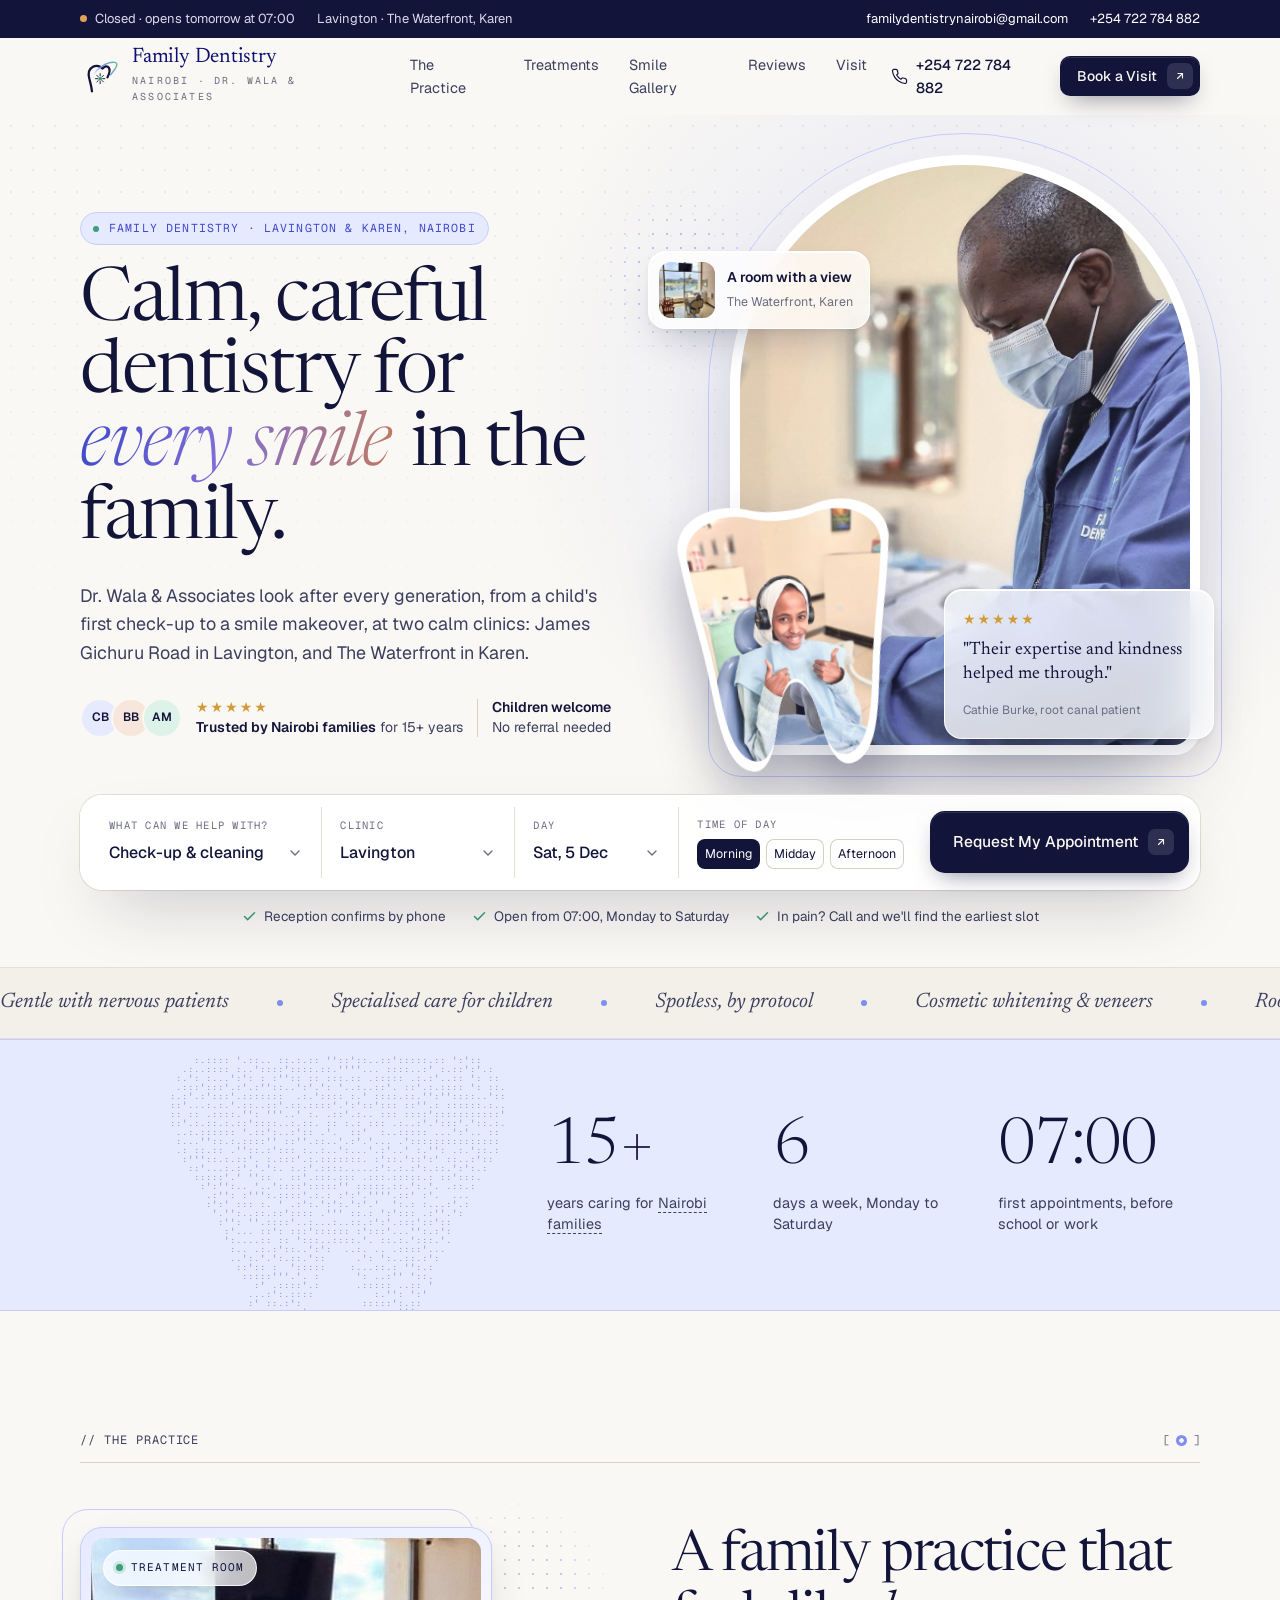
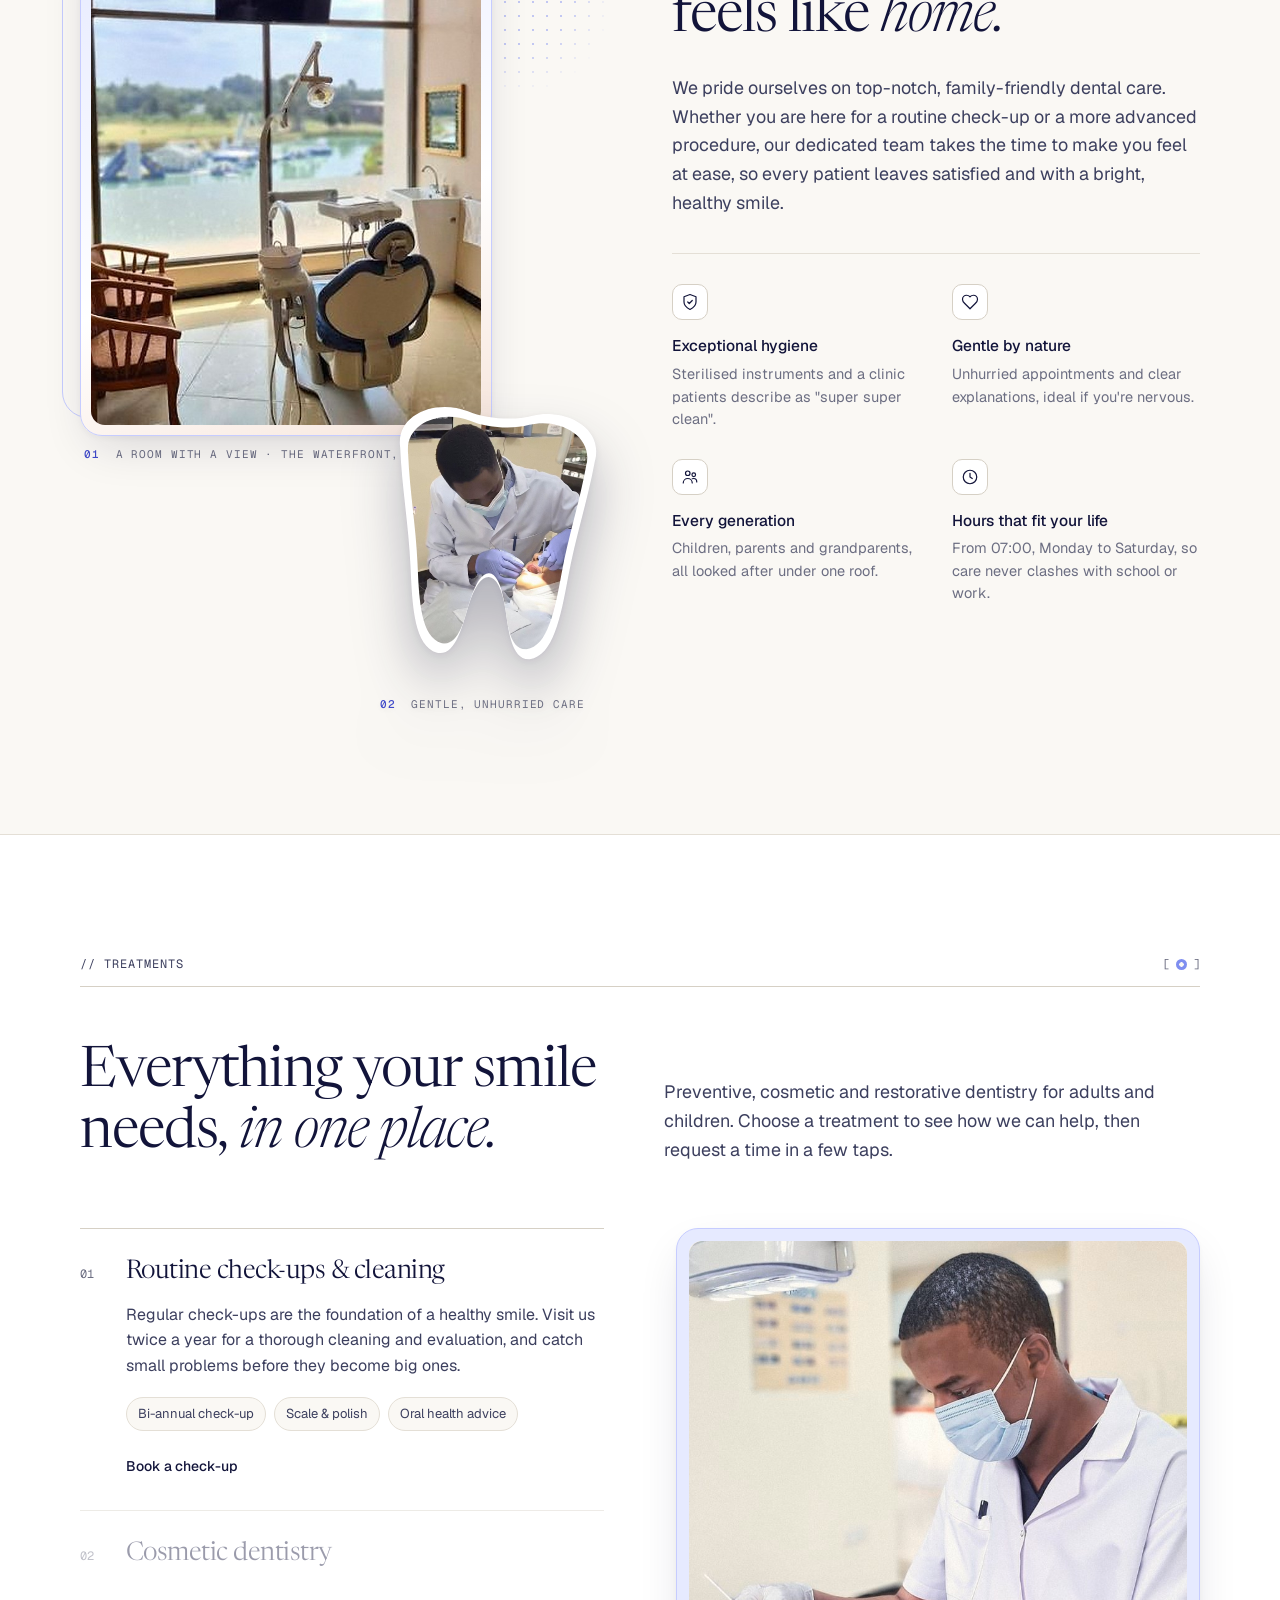
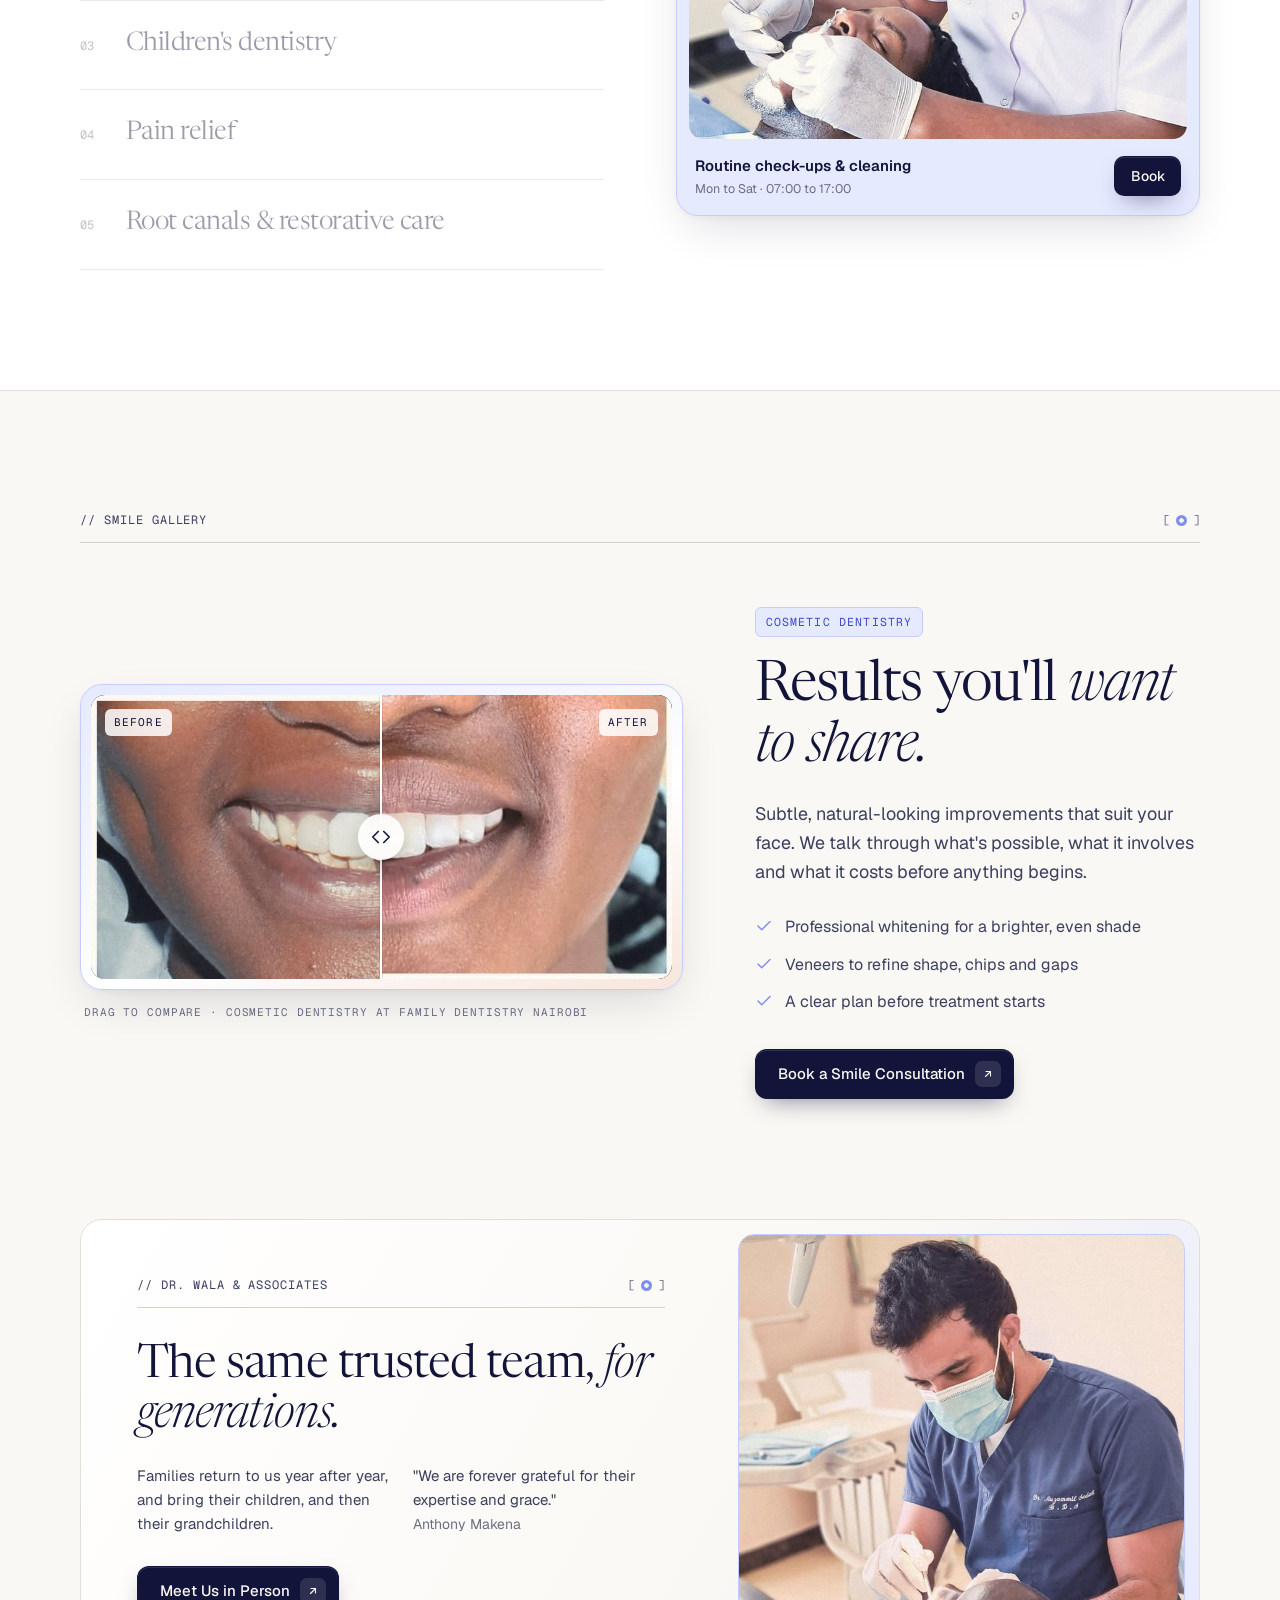
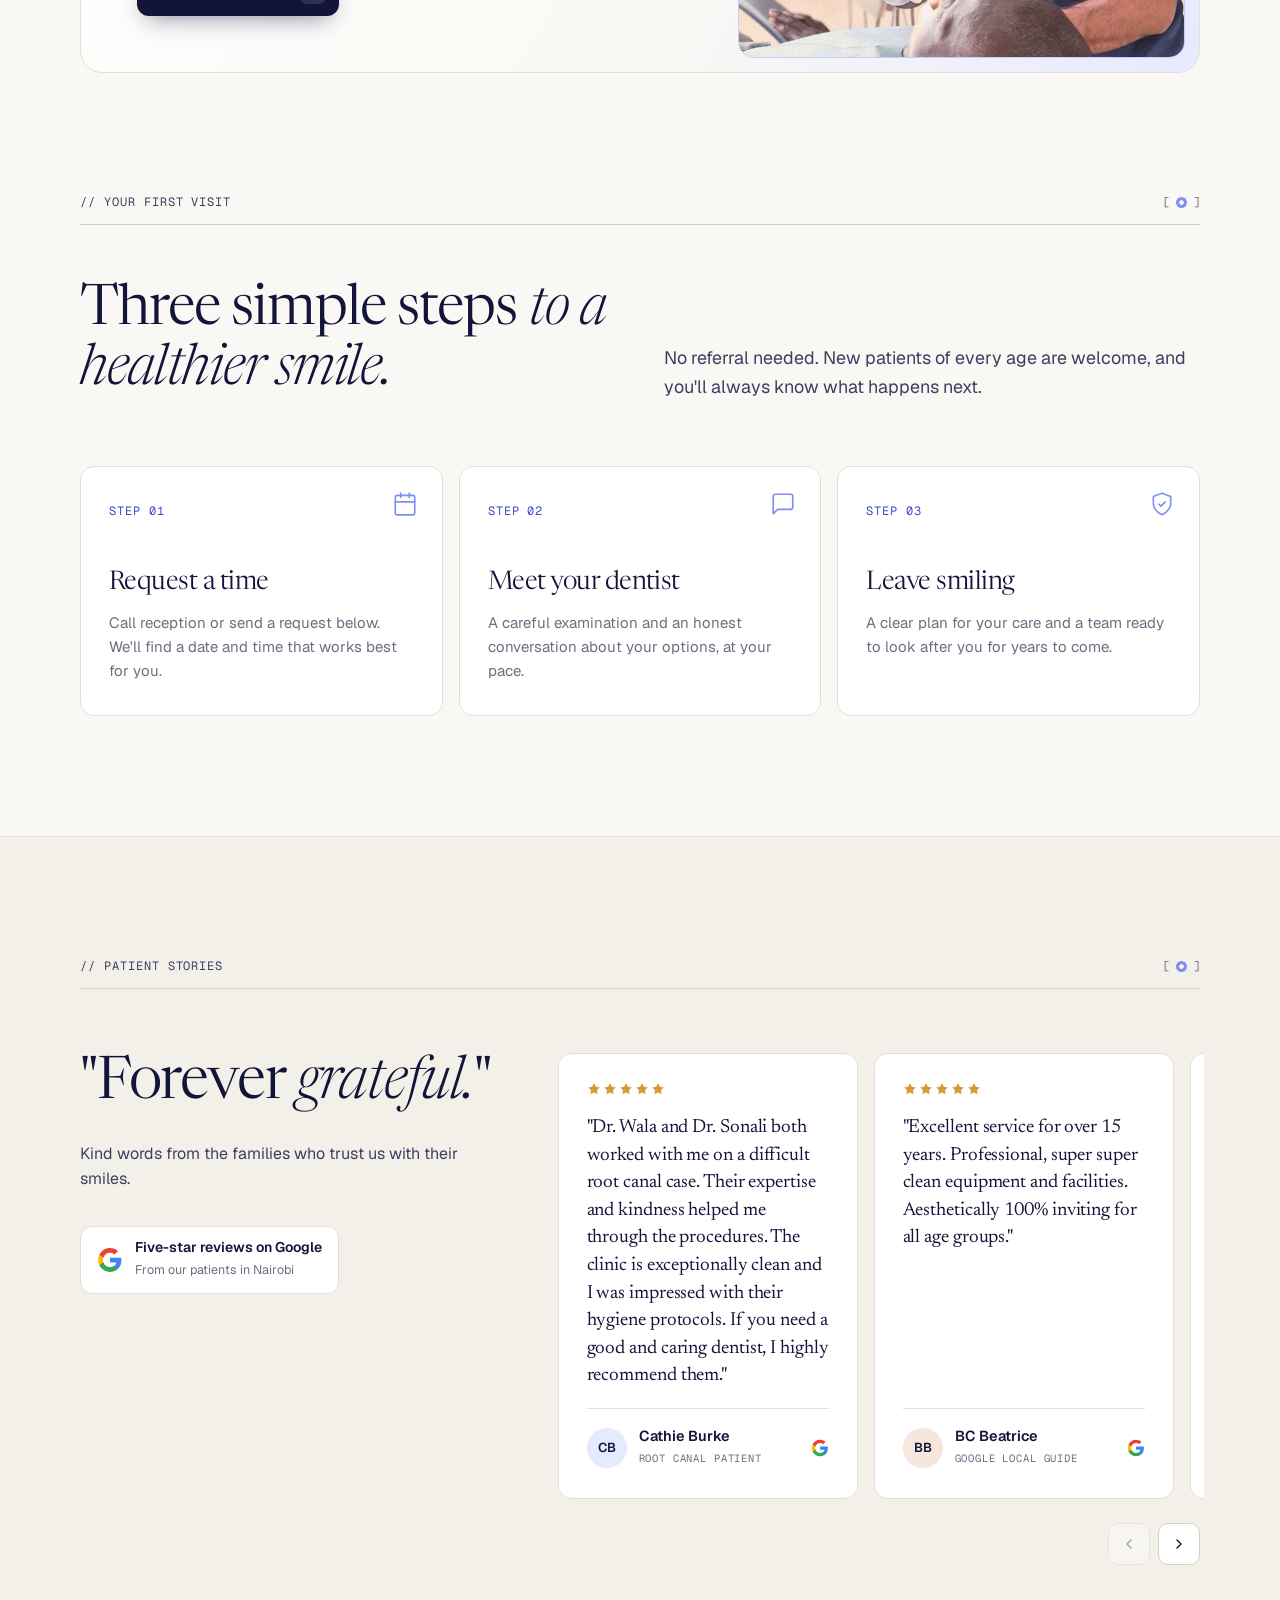
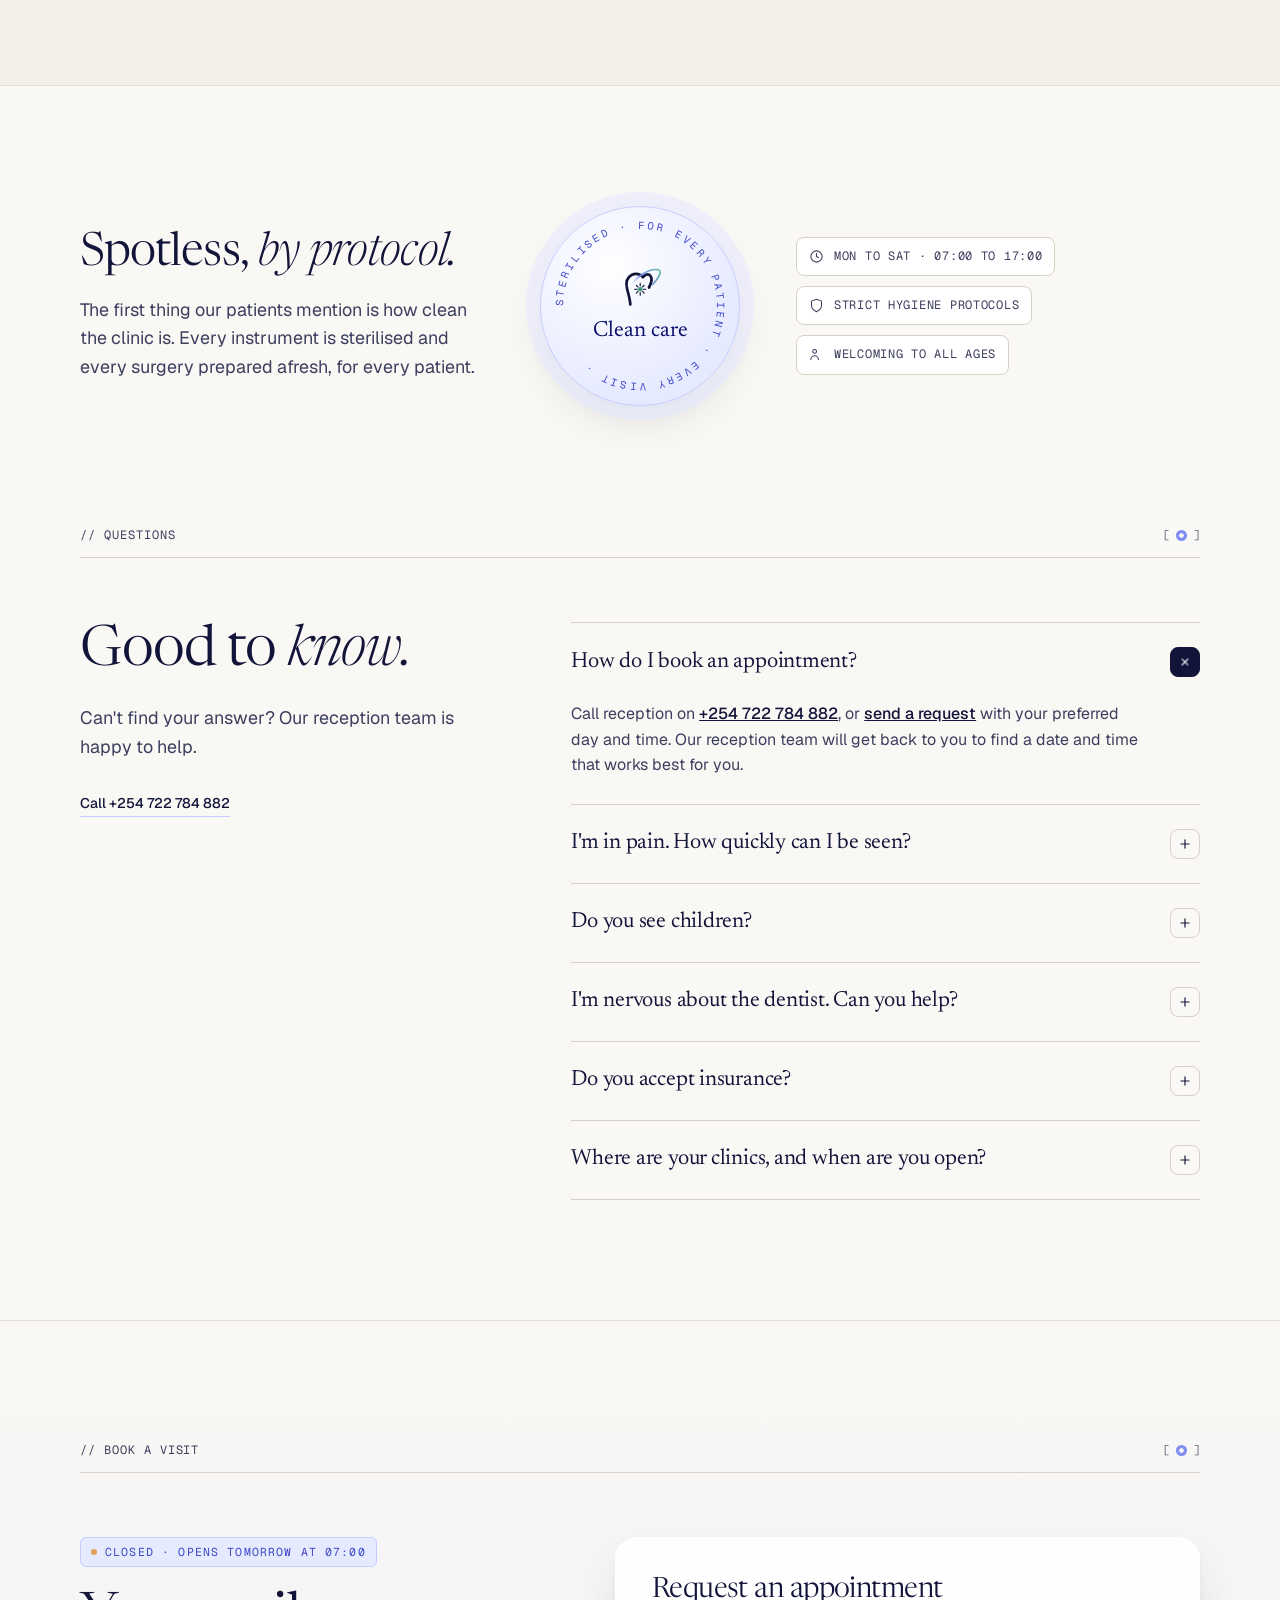
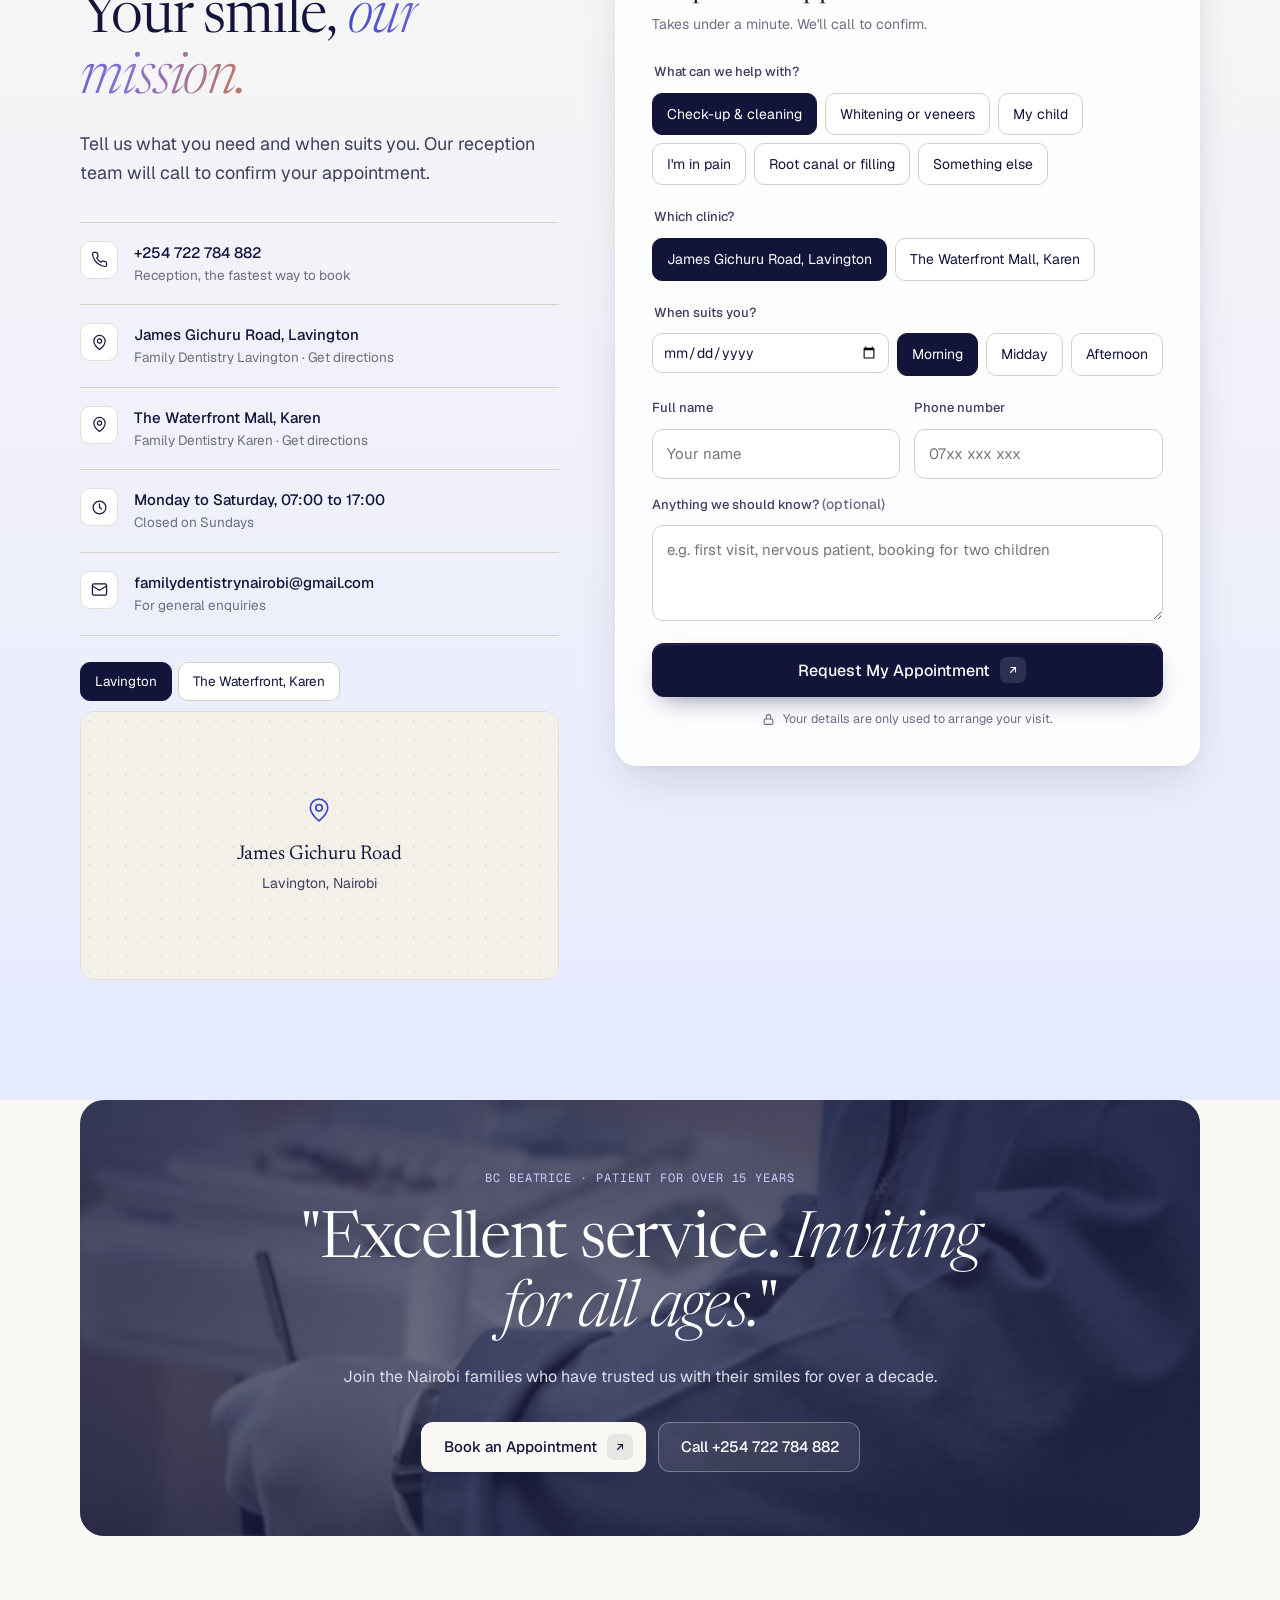
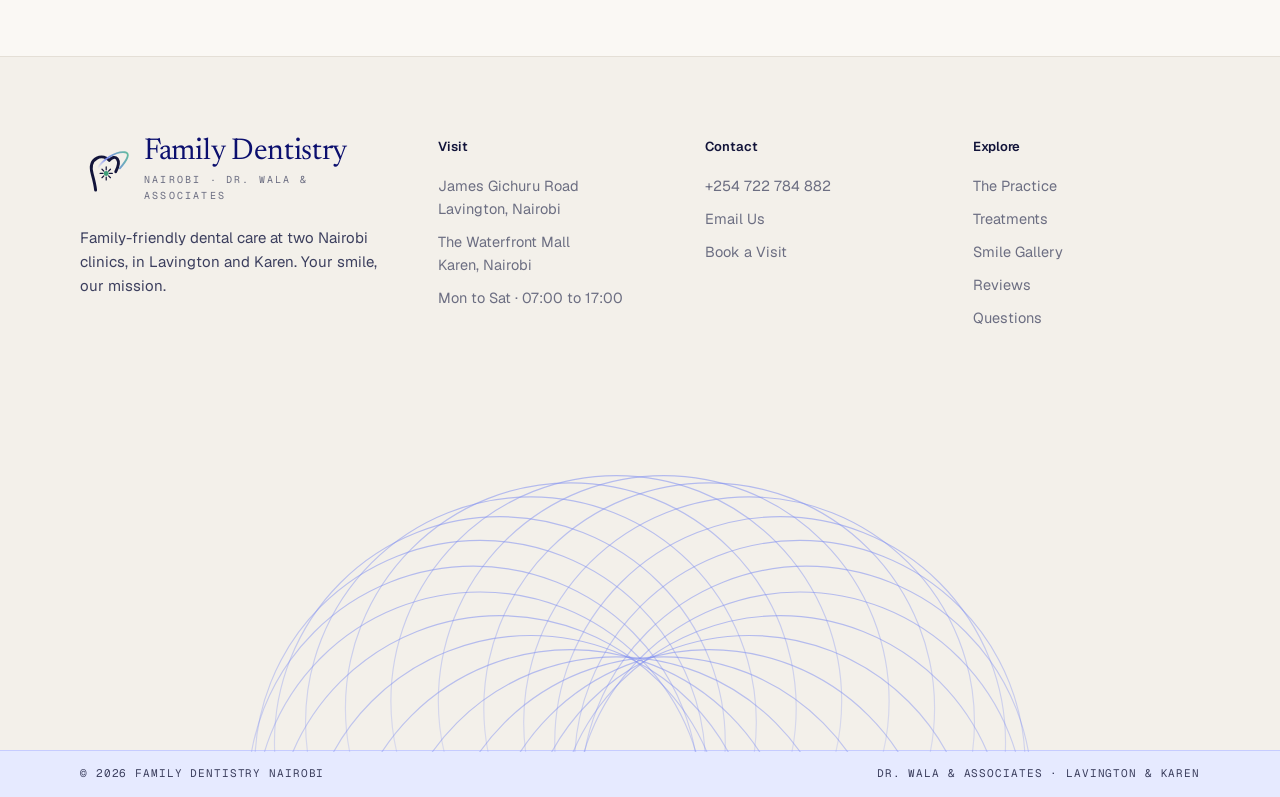
<file: dentistry/index.html>
<!doctype html>
<html lang="en">
<head>
<meta charset="utf-8">
<meta name="viewport" content="width=device-width, initial-scale=1, viewport-fit=cover">
<title>Family Dentistry Nairobi | Family Dentist in Lavington &amp; Karen</title>
<meta name="description" content="Gentle, family-friendly dental care at two Nairobi clinics, on James Gichuru Road in Lavington and at The Waterfront Mall in Karen. Check-ups, cosmetic dentistry, children's dentistry, root canals and pain relief with Dr. Wala &amp; Associates. Open Monday to Saturday, 07:00 to 17:00.">
<meta name="theme-color" content="#FAF8F4">
<meta property="og:type" content="website">
<meta property="og:title" content="Family Dentistry Nairobi | Your smile, our mission">
<meta property="og:description" content="Calm, careful dentistry for every generation, in Lavington and at The Waterfront, Karen.">
<meta property="og:image" content="https://asiyetajwa.github.io/me/dentistry/assets/img/young-patient.jpg">
<meta property="og:url" content="https://asiyetajwa.github.io/me/dentistry/">
<meta name="robots" content="noindex, nofollow">
<link rel="icon" type="image/svg+xml" href="assets/img/mark.svg">
<link rel="stylesheet" href="assets/fonts.css">
<script type="application/ld+json">
{
  "@context": "https://schema.org",
  "@graph": [
    {
      "@type": "Dentist",
      "name": "Family Dentistry Nairobi, Lavington",
      "alternateName": "Dr. Wala & Associates",
      "url": "https://www.familydentistrynairobi.com/",
      "image": "https://www.familydentistrynairobi.com/assets/img/reception.jpg",
      "telephone": "+254722784882",
      "email": "familydentistrynairobi@gmail.com",
      "priceRange": "KES",
      "address": {
        "@type": "PostalAddress",
        "streetAddress": "James Gichuru Road",
        "addressLocality": "Lavington, Nairobi",
        "addressCountry": "KE"
      },
      "openingHoursSpecification": [
        {
          "@type": "OpeningHoursSpecification",
          "dayOfWeek": [
            "Monday",
            "Tuesday",
            "Wednesday",
            "Thursday",
            "Friday",
            "Saturday"
          ],
          "opens": "07:00",
          "closes": "17:00"
        }
      ],
      "medicalSpecialty": [
        "Dentistry",
        "PediatricDentistry",
        "CosmeticDentistry"
      ],
      "review": [
        {
          "@type": "Review",
          "author": {
            "@type": "Person",
            "name": "Cathie Burke"
          },
          "reviewRating": {
            "@type": "Rating",
            "ratingValue": "5"
          },
          "reviewBody": "Dr. Wala and Dr. Sonali both worked with me on a difficult root canal case. Their expertise and kindness helped me through the procedures."
        },
        {
          "@type": "Review",
          "author": {
            "@type": "Person",
            "name": "BC Beatrice"
          },
          "reviewRating": {
            "@type": "Rating",
            "ratingValue": "5"
          },
          "reviewBody": "Excellent service for over 15 years, professional, super super clean equipments and facilities."
        },
        {
          "@type": "Review",
          "author": {
            "@type": "Person",
            "name": "Anthony Makena"
          },
          "reviewRating": {
            "@type": "Rating",
            "ratingValue": "5"
          },
          "reviewBody": "My family have had the privilege of being attended to by Dr. Wala and Associates at the Family Dentistry for a very long time."
        }
      ]
    },
    {
      "@type": "Dentist",
      "name": "Family Dentistry Nairobi, The Waterfront Karen",
      "alternateName": "Dr. Wala & Associates",
      "url": "https://www.familydentistrynairobi.com/",
      "image": "https://www.familydentistrynairobi.com/assets/img/reception.jpg",
      "telephone": "+254722784882",
      "email": "familydentistrynairobi@gmail.com",
      "priceRange": "KES",
      "address": {
        "@type": "PostalAddress",
        "streetAddress": "The Waterfront Mall",
        "addressLocality": "Karen, Nairobi",
        "addressCountry": "KE"
      },
      "openingHoursSpecification": [
        {
          "@type": "OpeningHoursSpecification",
          "dayOfWeek": [
            "Monday",
            "Tuesday",
            "Wednesday",
            "Thursday",
            "Friday",
            "Saturday"
          ],
          "opens": "07:00",
          "closes": "17:00"
        }
      ],
      "medicalSpecialty": [
        "Dentistry",
        "PediatricDentistry",
        "CosmeticDentistry"
      ]
    }
  ]
}
</script>
<style>
:root{
  --bg:#FAF8F4;
  --bg-2:#F3F0EA;
  --paper:#FFFFFF;
  --ink:#12143A;
  --ink-2:#3C3F5E;
  --muted:#6C6E82;
  --line:#E4DFD6;
  --line-2:#D6D0C5;
  --brand:#0B0F6E;
  --peri:#7F8EF0;
  --peri-2:#C6CCFF;
  --peri-3:#E6EAFF;
  --mint:#3E9C78;
  --mint-2:#DDF2E8;
  --peach:#C27A5C;
  --peach-2:#F7E6DC;
  --star:#D49A3A;
  --radius:14px;
  --shadow-sm:0 1px 2px rgba(18,20,58,.05),0 2px 8px rgba(18,20,58,.04);
  --shadow:0 2px 6px rgba(18,20,58,.04),0 18px 48px -12px rgba(18,20,58,.16);
  --serif:"Newsreader",Georgia,"Times New Roman",serif;
  --sans:"Geist",system-ui,-apple-system,"Segoe UI",sans-serif;
  --mono:"Geist Mono",ui-monospace,SFMono-Regular,Menlo,monospace;
  --wrap:1200px;
  --gutter:clamp(20px,4vw,40px);
}
*{box-sizing:border-box}
html{scroll-behavior:smooth;-webkit-text-size-adjust:100%}
@media (prefers-reduced-motion:reduce){html{scroll-behavior:auto}}
body{margin:0;background:var(--bg);color:var(--ink);font-family:var(--sans);font-size:16px;line-height:1.6;-webkit-font-smoothing:antialiased;text-rendering:optimizeLegibility;overflow-x:hidden}
img{display:block;max-width:100%;height:auto}
a{color:inherit}
button,input,select,textarea{font:inherit;color:inherit}
::selection{background:var(--peri-2);color:var(--ink)}
.wrap{max-width:var(--wrap);margin:0 auto;padding:0 var(--gutter)}
.sr-only{position:absolute!important;width:1px;height:1px;overflow:hidden;clip:rect(0 0 0 0);white-space:nowrap}
.skip{position:absolute;left:12px;top:-60px;z-index:100;background:var(--ink);color:var(--bg);padding:10px 14px;border-radius:8px;text-decoration:none}
.skip:focus{top:12px}
:focus-visible{outline:2px solid var(--peri);outline-offset:3px;border-radius:6px}

/* ---------- type ---------- */
.serif{font-family:var(--serif);font-weight:350;letter-spacing:-.015em}
h1,h2,h3{font-family:var(--serif);font-weight:350;letter-spacing:-.02em;margin:0;line-height:1.08;font-variation-settings:"opsz" 72}
h1{font-size:clamp(42px,6.4vw,84px);line-height:1.02}
h2{font-size:clamp(34px,4.4vw,56px)}
h3{font-size:clamp(22px,2vw,28px);line-height:1.2}
h1 em,h2 em{font-style:italic;font-weight:300}
p{margin:0}
.lede{font-size:clamp(17px,1.4vw,19px);color:var(--ink-2);line-height:1.6;max-width:56ch}
.small{font-size:14px;color:var(--muted)}
.mono{font-family:var(--mono);font-size:12px;letter-spacing:.08em;text-transform:uppercase}
.grad{background:linear-gradient(100deg,#3F49C9 0%,#7F6FD6 45%,#C27A5C 100%);-webkit-background-clip:text;background-clip:text;color:transparent;padding-right:.06em}

/* eyebrow rule, after Rondah */
.eyebrow{display:flex;align-items:center;justify-content:space-between;gap:16px;padding-bottom:12px;border-bottom:1px solid var(--line-2);color:var(--muted)}
.eyebrow .mono{color:var(--ink-2)}
.eb-mark{font-family:var(--mono);font-size:12px;color:var(--muted);display:inline-flex;align-items:center;gap:6px}
.eb-mark i{width:11px;height:11px;border-radius:50%;background:radial-gradient(circle at 50% 50%,var(--bg) 0 2px,var(--peri) 2.5px 100%);display:inline-block}
.tag{display:inline-flex;align-items:center;gap:8px;font-family:var(--mono);font-size:11.5px;letter-spacing:.1em;text-transform:uppercase;color:#3F49C9;background:var(--peri-3);border:1px solid var(--peri-2);padding:5px 10px;border-radius:6px}

/* ---------- buttons ---------- */
.btn{--h:50px;display:inline-flex;align-items:center;justify-content:center;gap:10px;height:var(--h);padding:0 20px 0 22px;border-radius:12px;font-size:15px;font-weight:500;text-decoration:none;border:1px solid transparent;cursor:pointer;transition:transform .25s cubic-bezier(.2,.7,.2,1),background .25s,box-shadow .25s,border-color .25s;white-space:nowrap}
.btn:active{transform:translateY(1px) scale(.99)}
.btn-primary{background:var(--ink);color:#FAF8F4;box-shadow:0 1px 0 rgba(255,255,255,.12) inset,0 10px 24px -10px rgba(18,20,58,.55)}
.btn-primary:hover{background:#1D2060;box-shadow:0 1px 0 rgba(255,255,255,.12) inset,0 16px 32px -12px rgba(18,20,58,.6)}
.btn-primary .arr{width:26px;height:26px;border-radius:7px;background:rgba(255,255,255,.12);display:grid;place-items:center;margin-right:-8px;transition:transform .3s}
.btn-primary:hover .arr{transform:translate(2px,-2px)}
.btn-ghost{background:rgba(255,255,255,.6);border-color:var(--line-2);color:var(--ink)}
.btn-ghost:hover{background:#fff;border-color:var(--ink-2)}
.btn-sm{--h:40px;padding:0 14px 0 16px;font-size:14px;border-radius:10px}
.btn svg{flex:none}
.link{display:inline-flex;align-items:center;gap:6px;font-size:14px;font-weight:500;text-decoration:none;color:var(--ink);border-bottom:1px solid var(--peri-2);padding-bottom:2px;transition:border-color .2s,gap .2s}
.link:hover{border-color:var(--ink);gap:9px}

/* ---------- utility bar + header ---------- */
.utility{background:var(--ink);color:#D9DBEE;font-size:13px}
.utility .wrap{display:flex;align-items:center;justify-content:space-between;gap:16px;height:38px}
.utility a{text-decoration:none;color:#fff}
.utility .u-left,.utility .u-right{display:flex;align-items:center;gap:22px}
.status{display:inline-flex;align-items:center;gap:8px}
.dot{width:7px;height:7px;border-radius:50%;background:#56D39E;box-shadow:0 0 0 0 rgba(86,211,158,.6);animation:pulse 2.4s infinite}
.dot.closed{background:#E0A25A;animation:none}
@keyframes pulse{0%{box-shadow:0 0 0 0 rgba(86,211,158,.55)}70%{box-shadow:0 0 0 7px rgba(86,211,158,0)}100%{box-shadow:0 0 0 0 rgba(86,211,158,0)}}

.header{position:sticky;top:0;z-index:50;transition:background .3s,box-shadow .3s,border-color .3s;border-bottom:1px solid transparent}
.header.scrolled{background:rgba(250,248,244,.82);backdrop-filter:saturate(1.4) blur(16px);-webkit-backdrop-filter:saturate(1.4) blur(16px);border-color:var(--line)}
.header .wrap{display:flex;align-items:center;justify-content:space-between;height:76px;gap:24px}
.brand{display:flex;align-items:center;gap:12px;text-decoration:none}
.brand img{width:40px;height:auto}
.brand b{display:block;font-family:var(--serif);font-weight:400;font-size:21px;letter-spacing:-.01em;line-height:1;color:var(--brand)}
.brand small{display:block;font-family:var(--mono);font-size:10px;letter-spacing:.22em;color:var(--muted);margin-top:5px}
.nav{display:flex;gap:30px}
.nav a{text-decoration:none;font-size:14.5px;color:var(--ink-2);position:relative;padding:6px 0}
.nav a::after{content:"";position:absolute;left:0;right:0;bottom:0;height:1px;background:var(--ink);transform:scaleX(0);transform-origin:left;transition:transform .3s}
.nav a:hover{color:var(--ink)}
.nav a:hover::after{transform:scaleX(1)}
.h-actions{display:flex;align-items:center;gap:18px}
.h-phone{display:flex;align-items:center;gap:8px;text-decoration:none;font-size:14.5px;font-weight:500}
.menu-btn{display:none;width:44px;height:44px;border-radius:10px;border:1px solid var(--line-2);background:#fff;align-items:center;justify-content:center;cursor:pointer}
.drawer{display:none}

/* ---------- hero ---------- */
.hero{position:relative;padding:56px 0 96px;overflow:hidden}
.hero::before{content:"";position:absolute;inset:-20% -10% auto auto;width:900px;height:900px;background:radial-gradient(closest-side,rgba(127,142,240,.20),rgba(127,142,240,0));pointer-events:none}
.hero::after{content:"";position:absolute;inset:0;background-image:radial-gradient(rgba(18,20,58,.07) 1px,transparent 1.2px);background-size:22px 22px;-webkit-mask-image:linear-gradient(180deg,#000,transparent 70%);mask-image:linear-gradient(180deg,#000,transparent 70%);pointer-events:none}
.hero .wrap{position:relative;z-index:1;display:grid;grid-template-columns:1.05fr .95fr;gap:64px;align-items:center}
.hero h1{margin:22px 0 24px}
.hero .lede{margin-bottom:34px}
.cta-row{display:flex;flex-wrap:wrap;gap:12px}
.assure{display:flex;flex-wrap:wrap;gap:8px 18px;margin-top:22px;font-size:13.5px;color:var(--ink-2)}
.assure span{display:inline-flex;align-items:center;gap:7px}
.assure svg{color:var(--mint)}
.proof{display:flex;align-items:center;gap:14px;margin-top:38px;padding-top:26px;border-top:1px solid var(--line)}
.avatars{display:flex}
.avatars span{width:36px;height:36px;border-radius:50%;display:grid;place-items:center;font-size:12px;font-weight:600;border:2px solid var(--bg);margin-left:-9px;color:var(--ink)}
.avatars span:first-child{margin-left:0}
.stars{display:inline-flex;gap:2px;color:var(--star)}
.proof p{font-size:14px;color:var(--ink-2);line-height:1.4}
.proof b{font-weight:600;color:var(--ink)}

.hero-visual{position:relative;padding:20px 0 20px 30px}
.frame{position:relative;border-radius:22px;padding:10px;background:linear-gradient(160deg,var(--peri-3),#fff 60%,var(--peach-2));border:1px solid var(--peri-2);box-shadow:var(--shadow)}
.frame img{width:100%;border-radius:14px;object-fit:cover}
.hero-visual .frame img{aspect-ratio:4/5;max-height:min(74vh,660px);object-position:50% 88%}
.glass{position:absolute;background:rgba(255,255,255,.78);backdrop-filter:blur(18px) saturate(1.5);-webkit-backdrop-filter:blur(18px) saturate(1.5);border:1px solid rgba(255,255,255,.9);box-shadow:0 1px 0 #fff inset,0 20px 40px -16px rgba(18,20,58,.28),0 2px 6px rgba(18,20,58,.06);border-radius:16px;padding:14px 16px}
.g-open{bottom:16%;right:-30px;display:flex;align-items:center;gap:12px}
.g-open .ic{width:38px;height:38px;border-radius:10px;background:var(--mint-2);color:var(--mint);display:grid;place-items:center}
.g-open b{display:block;font-size:14px;font-weight:600}
.g-open small{font-size:12.5px;color:var(--muted)}
.g-review{bottom:-28px;left:-40px;max-width:280px}
.g-review p{font-family:var(--serif);font-size:17px;line-height:1.35;margin:6px 0 10px;letter-spacing:-.005em}
.g-review small{font-size:12px;color:var(--muted)}
.g-book{right:-30px;top:13%;width:212px}
.g-book .mono{font-size:10.5px;color:var(--muted)}
.slots{display:grid;grid-template-columns:repeat(3,1fr);gap:6px;margin:10px 0 10px}
.slots span{font-size:11.5px;text-align:center;padding:7px 0;border-radius:8px;border:1px solid var(--line);background:#fff}
.slots span.on{background:var(--ink);color:#fff;border-color:var(--ink)}
.g-book .ok{display:flex;align-items:center;gap:8px;font-size:12.5px;color:var(--mint);font-weight:500}
.float{animation:float 7s ease-in-out infinite}
.float.d2{animation-delay:-2.3s}.float.d3{animation-delay:-4.6s}
@keyframes float{0%,100%{transform:translateY(0)}50%{transform:translateY(-8px)}}
@media (prefers-reduced-motion:reduce){.float,.dot{animation:none}}

/* ---------- marquee ---------- */
.marquee{border-top:1px solid var(--line);border-bottom:1px solid var(--line);background:var(--bg-2);overflow:hidden;padding:18px 0}
.marquee-track{display:flex;gap:48px;width:max-content;animation:marq 42s linear infinite}
.marquee:hover .marquee-track{animation-play-state:paused}
.marquee span{display:inline-flex;align-items:center;gap:48px;font-family:var(--serif);font-size:21px;font-style:italic;color:var(--ink-2);white-space:nowrap}
.marquee span::after{content:"";width:6px;height:6px;border-radius:50%;background:var(--peri)}
@keyframes marq{to{transform:translateX(-50%)}}
@media (prefers-reduced-motion:reduce){.marquee-track{animation:none}}

/* ---------- section scaffolding ---------- */
section{position:relative}
.sec{padding:120px 0}
.sec-head{display:grid;grid-template-columns:1fr 1fr;gap:48px;align-items:end;margin:56px 0 64px}
.sec-head .lede{justify-self:end}

/* ---------- stats band with ascii tooth ---------- */
.stats{background:var(--peri-3);overflow:hidden;border-top:1px solid var(--peri-2);border-bottom:1px solid var(--peri-2)}
.stats .wrap{display:grid;grid-template-columns:1fr 1.5fr;align-items:center;min-height:260px;gap:32px}
.ascii{font-family:var(--mono);font-size:9px;line-height:9px;letter-spacing:1px;color:#8C98EC;margin:0;white-space:pre;user-select:none;transform:translateY(16px)}
.stat-grid{display:grid;grid-template-columns:repeat(3,1fr);gap:24px;padding:40px 0}
.stat b{display:block;font-family:var(--serif);font-weight:300;font-size:clamp(44px,5vw,68px);line-height:1;letter-spacing:-.03em;color:var(--ink)}
.stat p{margin-top:12px;font-size:14.5px;color:var(--ink-2);line-height:1.45;max-width:22ch}
.stat .u{border-bottom:1px dashed var(--ink-2)}

/* ---------- about ---------- */
.about-grid{display:grid;grid-template-columns:1fr 1fr;gap:64px;align-items:start}
.about-imgs{position:relative;padding-bottom:250px;isolation:isolate}
/* the room: an offset hairline frame and a patch of dots behind it, a frosted label on it */
.about-imgs>div:nth-child(2){position:relative;width:78%}
.about-imgs>div:nth-child(2)::before{content:"";position:absolute;inset:-18px 18px 46px -18px;border:1px solid var(--peri-2);border-radius:26px;z-index:-1}
.about-imgs>div:nth-child(2) img{aspect-ratio:4/5;object-fit:cover;object-position:46% 50%;transition:transform 1.4s cubic-bezier(.2,.7,.2,1)}
.about-imgs>div:nth-child(2) .frame{overflow:hidden}
.about-imgs>div:nth-child(2):hover img{transform:scale(1.03)}
.dots-patch{position:absolute;right:-6px;top:-30px;width:200px;height:200px;z-index:-1;background-image:radial-gradient(var(--peri) 1.2px,transparent 1.5px);background-size:14px 14px;opacity:.45;-webkit-mask-image:radial-gradient(closest-side,#000 55%,transparent);mask-image:radial-gradient(closest-side,#000 55%,transparent)}
.room-chip{position:absolute;top:22px;left:22px;display:inline-flex;align-items:center;gap:8px;padding:8px 12px;border-radius:999px;background:rgba(255,255,255,.72);backdrop-filter:blur(14px) saturate(1.5);-webkit-backdrop-filter:blur(14px) saturate(1.5);border:1px solid rgba(255,255,255,.85);font-family:var(--mono);font-size:11px;letter-spacing:.1em;text-transform:uppercase;color:var(--ink);box-shadow:0 8px 20px -10px rgba(18,20,58,.35)}
.room-chip i{width:7px;height:7px;border-radius:50%;background:var(--mint);box-shadow:0 0 0 3px rgba(62,156,120,.18)}
/* the portrait: a white-matted card at a slight angle that settles on hover and drifts as you scroll */
.about-imgs>div:last-child{position:absolute;right:0;bottom:0;width:44%;z-index:2;filter:drop-shadow(0 30px 28px rgba(18,20,58,.28)) drop-shadow(0 2px 3px rgba(18,20,58,.08))}
/* the portrait card is cut to a tooth: a white tooth with the photo inset in the same outline */
.about-imgs>div:last-child .frame{background:#fff;padding:10px;border:0;border-radius:0;box-shadow:none;clip-path:url(#toothClip);transform:translateY(var(--drift,0px)) rotate(4deg);transition:transform .7s cubic-bezier(.2,.7,.2,1)}
.about-imgs>div:last-child .frame:hover{transform:translateY(calc(var(--drift,0px) - 6px)) rotate(0deg)}
.about-imgs>div:last-child img{aspect-ratio:9/10;object-fit:cover;object-position:50% 30%;border-radius:0;clip-path:url(#toothClip)}
.about-imgs .cap b{font-weight:500;color:#3F49C9;margin-right:8px}
@media (prefers-reduced-motion:reduce){.about-imgs>div:last-child .frame{transform:rotate(4deg)}}
.cap{font-family:var(--mono);font-size:11px;letter-spacing:.08em;text-transform:uppercase;color:var(--muted);margin-top:10px;padding-left:4px}
.about-copy h2{margin-bottom:26px}
.about-copy .lede{margin-bottom:36px}
.pillars{display:grid;grid-template-columns:1fr 1fr;gap:28px 32px;padding-top:30px;border-top:1px solid var(--line)}
.pillar .ic{width:36px;height:36px;border-radius:10px;border:1px solid var(--line-2);background:#fff;display:grid;place-items:center;color:var(--ink);margin-bottom:14px}
.pillar b{display:block;font-weight:500;font-size:15.5px;margin-bottom:4px}
.pillar p{font-size:14.5px;color:var(--muted);line-height:1.55}

/* ---------- treatments ---------- */
.treat{background:var(--paper);border-top:1px solid var(--line);border-bottom:1px solid var(--line)}
.treat-grid{display:grid;grid-template-columns:1fr 1fr;gap:72px;align-items:start}
.t-list{list-style:none;margin:0;padding:0}
.t-item{border-top:1px solid var(--line-2);padding:28px 0 30px;cursor:pointer;transition:opacity .4s}
.t-item:last-child{border-bottom:1px solid var(--line-2)}
.t-list.has-active .t-item:not(.active){opacity:.42}
.t-list.has-active .t-item:not(.active):hover{opacity:.75}
.t-top{display:flex;align-items:baseline;gap:18px;justify-content:space-between}
.t-top h3{flex:1}
.t-num{font-family:var(--mono);font-size:12px;color:var(--muted);width:28px;flex:none}
.t-body{display:grid;grid-template-rows:0fr;transition:grid-template-rows .5s cubic-bezier(.2,.7,.2,1)}
.t-item.active .t-body{grid-template-rows:1fr}
.t-body>div{overflow:hidden;padding-left:46px}
.t-body p{color:var(--ink-2);margin-top:14px;max-width:48ch}
.chips{display:flex;flex-wrap:wrap;gap:8px;margin:18px 0 22px}
.chip{font-size:13px;padding:6px 11px;border-radius:999px;background:var(--bg);border:1px solid var(--line);color:var(--ink-2)}
.t-btn{background:none;border:0;padding:0 0 2px;cursor:pointer}
.t-mobile-img{display:none}
.t-visual{position:sticky;top:110px}
.t-visual .frame{padding:12px;background:var(--peri-3)}
.t-stage{position:relative;aspect-ratio:1/1;border-radius:12px;overflow:hidden;background:var(--bg-2)}
.t-stage img{position:absolute;inset:0;width:100%;height:100%;object-fit:cover;opacity:0;transform:scale(1.04);transition:opacity .7s ease,transform 1.2s cubic-bezier(.2,.7,.2,1)}
.t-stage img.show{opacity:1;transform:scale(1)}
.t-label{display:flex;align-items:center;justify-content:space-between;gap:12px;padding:14px 6px 4px}
.t-label b{font-size:15px;font-weight:600}
.t-label small{display:block;font-size:12.5px;color:var(--muted)}

/* ---------- smile gallery ---------- */
.ba-grid{display:grid;grid-template-columns:1.15fr .85fr;gap:72px;align-items:center}
.ba{position:relative;border-radius:14px;overflow:hidden;aspect-ratio:800/392;--pos:50%;user-select:none;background:#222}
.ba img{position:absolute;inset:0;width:100%;height:100%;object-fit:cover}
.ba .before{clip-path:inset(0 calc(100% - var(--pos)) 0 0)}
.ba .handle{position:absolute;top:0;bottom:0;left:var(--pos);width:2px;background:#fff;transform:translateX(-1px);pointer-events:none;box-shadow:0 0 0 1px rgba(0,0,0,.08)}
.ba .handle::after{content:"";position:absolute;top:50%;left:50%;width:46px;height:46px;transform:translate(-50%,-50%);border-radius:50%;background:rgba(255,255,255,.88);backdrop-filter:blur(8px);box-shadow:0 8px 24px rgba(0,0,0,.25);background-image:url("data:image/svg+xml,%3Csvg xmlns='http://www.w3.org/2000/svg' width='22' height='22' viewBox='0 0 24 24' fill='none' stroke='%2312143A' stroke-width='1.8' stroke-linecap='round' stroke-linejoin='round'%3E%3Cpath d='m9 6-6 6 6 6M15 6l6 6-6 6'/%3E%3C/svg%3E");background-repeat:no-repeat;background-position:center}
.ba input{position:absolute;inset:0;width:100%;height:100%;opacity:0;cursor:ew-resize;margin:0}
.ba .lbl{position:absolute;top:14px;font-family:var(--mono);font-size:11px;letter-spacing:.1em;text-transform:uppercase;padding:5px 9px;border-radius:6px;background:rgba(255,255,255,.85);color:var(--ink);pointer-events:none}
.ba .lbl.l{left:14px}.ba .lbl.r{right:14px}
.ba-copy h2{margin:20px 0 22px}
.ba-copy ul{list-style:none;padding:0;margin:28px 0 34px;display:grid;gap:12px}
.ba-copy li{display:flex;gap:12px;align-items:flex-start;color:var(--ink-2)}
.ba-copy li svg{flex:none;margin-top:3px;color:var(--peri)}

/* ---------- team band (after Rondah's founder card) ---------- */
.team-band{position:relative;border-radius:22px;overflow:hidden;display:grid;grid-template-columns:1.15fr .85fr;align-items:stretch;border:1px solid var(--line);background:linear-gradient(120deg,#fff 0%,var(--bg) 60%,var(--peri-3) 100%)}
.team-band .photo{position:relative;margin:14px;border-radius:16px;overflow:hidden;min-height:420px;border:1px solid var(--peri-2)}
.team-band .photo img{position:absolute;inset:0;width:100%;height:100%;object-fit:cover;object-position:62% 22%}
.team-band .inner{position:relative;z-index:2;padding:56px;max-width:640px;align-self:center}
.team-band .eyebrow{border-color:var(--line-2);margin-bottom:34px}
.team-band h2{font-size:clamp(32px,3.6vw,48px);margin-bottom:22px}
.team-band .two{display:grid;grid-template-columns:1fr 1fr;gap:24px;margin-bottom:30px;color:var(--ink-2);font-size:15px}

/* ---------- visit steps ---------- */
.steps{display:grid;grid-template-columns:repeat(3,1fr);gap:16px}
.step{background:var(--paper);border:1px solid var(--line);border-radius:var(--radius);padding:30px 28px 32px;position:relative;transition:transform .4s cubic-bezier(.2,.7,.2,1),box-shadow .4s}
.step:hover{transform:translateY(-4px);box-shadow:var(--shadow)}
.step .mono{color:#3F49C9}
.step h3{margin:46px 0 12px}
.step p{color:var(--muted);font-size:15px}
.step .ic{position:absolute;top:24px;right:24px;color:var(--peri)}

/* ---------- reviews ---------- */
.reviews{background:var(--bg-2);border-top:1px solid var(--line);border-bottom:1px solid var(--line)}
.rev-grid{display:grid;grid-template-columns:.8fr 1.2fr;gap:56px;align-items:start}
.rev-intro h2{font-size:clamp(38px,4.6vw,60px);margin-bottom:24px}
.rev-intro p{color:var(--ink-2);margin-bottom:12px;max-width:36ch}
.g-badge{display:inline-flex;align-items:center;gap:12px;margin-top:22px;padding:12px 16px;border-radius:12px;background:#fff;border:1px solid var(--line)}
.g-badge b{font-size:14px;font-weight:600;display:block;line-height:1.2}
.g-badge small{font-size:12.5px;color:var(--muted)}
.hero .wrap>*,.about-grid>*,.treat-grid>*,.ba-grid>*,.rev-grid>*,.faq-grid>*,.book-grid>*,.stats .wrap>*{min-width:0}
.carousel{display:grid;grid-auto-flow:column;grid-auto-columns:minmax(300px,1fr);gap:16px;overflow-x:auto;scroll-snap-type:x mandatory;padding:4px 4px 8px;margin:-4px;scrollbar-width:none}
.carousel::-webkit-scrollbar{display:none}
.rcard{scroll-snap-align:start;background:var(--paper);border:1px solid var(--line);border-radius:var(--radius);padding:28px;display:flex;flex-direction:column;gap:18px;min-height:380px}
.rcard blockquote{margin:0;font-family:var(--serif);font-size:19px;line-height:1.45;letter-spacing:-.005em;flex:1;color:var(--ink)}
.rcard .who{display:flex;align-items:center;gap:12px;padding-top:18px;border-top:1px solid var(--line)}
.rcard .av{width:40px;height:40px;border-radius:50%;display:grid;place-items:center;font-weight:600;font-size:13px}
.rcard .who b{display:block;font-size:14.5px;font-weight:600;line-height:1.2}
.rcard .who small{font-family:var(--mono);font-size:10.5px;letter-spacing:.08em;text-transform:uppercase;color:var(--muted)}
.rcard .who svg{margin-left:auto}
.rcard.cta{background:var(--peach-2);border-color:#EBCDBD;justify-content:flex-end}
.rcard.cta h3{font-size:26px}
.car-nav{display:flex;gap:8px;justify-content:flex-end;margin-top:20px}
.car-nav button{width:42px;height:42px;border-radius:10px;border:1px solid var(--line-2);background:#fff;display:grid;place-items:center;cursor:pointer;transition:background .2s,color .2s}
.car-nav button:hover{background:var(--ink);color:#fff;border-color:var(--ink)}
.car-nav button:disabled{opacity:.35;pointer-events:none}

/* ---------- hygiene ---------- */
.hyg{display:grid;grid-template-columns:1fr auto 1fr;gap:56px;align-items:center}
.hyg h2{font-size:clamp(32px,3.6vw,46px);margin-bottom:16px}
.seal{position:relative;width:200px;height:200px;border-radius:50%;background:radial-gradient(circle at 35% 30%,#fff,var(--peri-3) 70%);border:1px solid var(--peri-2);display:grid;place-items:center;box-shadow:0 0 0 14px rgba(230,234,255,.6),var(--shadow)}
.seal svg.ring{position:absolute;inset:0;animation:spin 40s linear infinite}
@keyframes spin{to{transform:rotate(360deg)}}
@media (prefers-reduced-motion:reduce){.seal svg.ring{animation:none}}
.seal .core{text-align:center;color:var(--brand)}
.seal .core b{display:block;font-family:var(--serif);font-weight:400;font-size:22px;margin-top:4px}
.badges{display:flex;flex-direction:column;gap:10px;align-items:flex-start}
.badge{display:inline-flex;align-items:center;gap:10px;font-family:var(--mono);font-size:12px;letter-spacing:.06em;text-transform:uppercase;padding:9px 12px;border:1px solid var(--line-2);border-radius:8px;background:#fff;color:var(--ink-2)}

/* ---------- FAQ ---------- */
.faq-grid{display:grid;grid-template-columns:.8fr 1.2fr;gap:72px;align-items:start}
.faq-grid .left{position:sticky;top:110px}
.faq-grid .left h2{margin-bottom:22px}
details{border-top:1px solid var(--line-2)}
details:last-child{border-bottom:1px solid var(--line-2)}
summary{list-style:none;display:flex;justify-content:space-between;align-items:center;gap:24px;padding:24px 0;cursor:pointer;font-family:var(--serif);font-size:22px;letter-spacing:-.01em;line-height:1.3}
summary::-webkit-details-marker{display:none}
summary .pm{flex:none;width:30px;height:30px;border-radius:8px;border:1px solid var(--line-2);display:grid;place-items:center;transition:background .3s}
summary .pm svg{transition:transform .35s}
details[open] summary .pm{background:var(--ink);color:#fff;border-color:var(--ink)}
details[open] summary .pm svg{transform:rotate(45deg)}
details .ans{padding:0 56px 26px 0;color:var(--ink-2);max-width:62ch}
details .ans a{color:var(--ink);font-weight:500}

/* ---------- booking ---------- */
.book{background:linear-gradient(180deg,var(--bg) 0%,var(--peri-3) 100%);border-top:1px solid var(--line)}
.book-grid{display:grid;grid-template-columns:.9fr 1.1fr;gap:56px;align-items:start}
.book-info h2{margin:22px 0 20px}
.info-list{list-style:none;margin:34px 0 26px;padding:0;display:grid;gap:0}
.info-list li{display:flex;gap:16px;padding:18px 0;border-top:1px solid var(--line-2)}
.info-list li:last-child{border-bottom:1px solid var(--line-2)}
.info-list .ic{width:38px;height:38px;flex:none;border-radius:10px;background:#fff;border:1px solid var(--line);display:grid;place-items:center}
.info-list b{display:block;font-weight:500;font-size:15px}
.info-list a{text-decoration:none}
.info-list a:hover{text-decoration:underline}
.info-list small{display:block;color:var(--muted);font-size:13.5px}
.map{border-radius:var(--radius);overflow:hidden;border:1px solid var(--line);background:var(--bg-2);aspect-ratio:16/9;position:relative}
.map-fallback{position:absolute;inset:0;display:grid;place-items:center;text-align:center;background:radial-gradient(rgba(18,20,58,.08) 1px,transparent 1.2px) 0 0/18px 18px,var(--bg-2);color:var(--ink-2);font-size:14px}
.map-fallback b{display:block;font-family:var(--serif);font-weight:400;font-size:20px;color:var(--ink);margin:8px 0 2px}
.map-tabs{display:flex;gap:6px;margin-bottom:10px}
.map-tabs button{font:inherit;font-size:13.5px;padding:8px 14px;border-radius:10px;border:1px solid var(--line-2);background:#fff;color:var(--ink);cursor:pointer;transition:all .2s}
.map-tabs button.on{background:var(--ink);border-color:var(--ink);color:#fff}
.map iframe{position:absolute;inset:0;width:100%;height:100%;border:0;filter:grayscale(.55) contrast(1.02) brightness(1.03)}
.form-card{background:rgba(255,255,255,.86);backdrop-filter:blur(14px);border:1px solid #fff;border-radius:22px;box-shadow:var(--shadow);padding:36px}
.form-card h3{font-size:28px;margin-bottom:6px}
.form-card .small{margin-bottom:26px}
fieldset{border:0;padding:0;margin:0 0 22px}
legend,.f-label{display:block;font-size:13px;font-weight:500;color:var(--ink-2);margin-bottom:10px}
.opts{display:flex;flex-wrap:wrap;gap:8px}
.opt input{position:absolute;opacity:0;pointer-events:none}
.opt span{display:inline-flex;align-items:center;gap:7px;padding:9px 14px;border-radius:10px;border:1px solid var(--line-2);background:#fff;font-size:14px;cursor:pointer;transition:all .2s}
.opt span:hover{border-color:var(--ink-2)}
.opt input:checked+span{background:var(--ink);border-color:var(--ink);color:#fff}
.opt input:focus-visible+span{outline:2px solid var(--peri);outline-offset:2px}
.when .date{height:40px;border-radius:10px;border:1px solid var(--line-2);background:#fff;padding:0 10px;font-size:14px;flex:1 1 150px;min-width:0}
.when .date:focus{outline:none;border-color:var(--peri);box-shadow:0 0 0 4px var(--peri-3)}
.row2{display:grid;grid-template-columns:1fr 1fr;gap:14px;margin-bottom:14px}
.field{display:flex;flex-direction:column}
.field input,.field select,.field textarea{height:50px;border-radius:11px;border:1px solid var(--line-2);background:#fff;padding:0 14px;font-size:15px;transition:border-color .2s,box-shadow .2s;width:100%}
.field textarea{height:96px;padding:12px 14px;resize:vertical}
.field input:focus,.field select:focus,.field textarea:focus{outline:none;border-color:var(--peri);box-shadow:0 0 0 4px var(--peri-3)}
.field.err input{border-color:#C0473A}
.field .e{display:none;color:#B13D31;font-size:12.5px;margin-top:6px}
.field.err .e{display:block}
.submit-row{display:flex;flex-direction:column;gap:12px;margin-top:22px}
.submit-row .btn{width:100%;--h:54px;font-size:16px}
.fine{display:flex;align-items:center;gap:8px;justify-content:center;font-size:12.5px;color:var(--muted)}
.success{display:none;text-align:center;padding:24px 4px}
.form-card.done form{display:none}
.form-card.done .success{display:block}
.success .tick{width:64px;height:64px;border-radius:50%;margin:0 auto 20px;background:var(--mint-2);color:var(--mint);display:grid;place-items:center}
.success h3{margin-bottom:10px}
.success p{color:var(--ink-2);margin:0 auto 24px;max-width:38ch}
.success .cta-row{justify-content:center}

/* ---------- closing band ---------- */
.closing{padding:0 0 120px}
.close-band{position:relative;border-radius:24px;overflow:hidden;min-height:420px;display:grid;place-items:center;text-align:center;color:#fff}
.close-band img{position:absolute;inset:0;width:100%;height:100%;object-fit:cover;object-position:30% 50%;filter:saturate(.55) blur(1.5px);transform:scale(1.03)}
.close-band::before{content:"";position:absolute;inset:0;background:radial-gradient(ellipse at 50% 60%,rgba(18,20,58,.55),rgba(18,20,58,.82));z-index:1}
.close-band .inner{position:relative;z-index:2;padding:64px 24px;max-width:760px}
.close-band .mono{color:#C6CCFF}
.close-band h2{font-size:clamp(36px,5vw,64px);margin:18px 0 18px}
.close-band p{color:#DCDDEF;margin-bottom:32px}
.close-band .btn-primary{background:#FAF8F4;color:var(--ink)}
.close-band .btn-primary .arr{background:rgba(18,20,58,.08)}
.close-band .btn-ghost{background:rgba(255,255,255,.08);border-color:rgba(255,255,255,.3);color:#fff}
.close-band .btn-ghost:hover{background:rgba(255,255,255,.16)}
.close-band .cta-row{justify-content:center}

/* ---------- footer ---------- */
footer{background:var(--bg-2);border-top:1px solid var(--line);position:relative;overflow:hidden}
.f-grid{display:grid;grid-template-columns:1.4fr 1fr 1fr 1fr;gap:40px;padding-top:80px;padding-bottom:40px;position:relative;z-index:1}
.f-brand .brand b{font-size:30px}
.f-brand .brand img{width:52px}
.f-brand p{color:var(--ink-2);margin:22px 0 0;max-width:34ch;font-size:15px}
.f-col h4{margin:0 0 16px;font-size:13px;font-weight:600}
.f-col a,.f-col p{display:block;color:var(--muted);text-decoration:none;font-size:14.5px;margin-bottom:10px}
.f-col a:hover{color:var(--ink)}
.spiro{display:block;width:min(980px,100%);margin:0 auto -2px;height:auto;position:relative;z-index:0}
.f-bottom{background:var(--peri-3);border-top:1px solid var(--peri-2)}
.f-bottom .wrap{display:flex;justify-content:space-between;gap:16px;padding-top:14px;padding-bottom:14px;color:var(--ink-2)}

/* ---------- mobile action bar ---------- */
.mbar{display:none}

/* ---------- reveal ---------- */
.js .rv{opacity:0;transform:translateY(22px);transition:opacity .9s cubic-bezier(.2,.7,.2,1),transform .9s cubic-bezier(.2,.7,.2,1);transition-delay:var(--d,0s)}
.js .rv.in{opacity:1;transform:none}
@media (prefers-reduced-motion:reduce){.js .rv{opacity:1;transform:none;transition:none}}

/* ---------- responsive ---------- */
@media (max-width:1080px){
  .nav{display:none}
  .h-phone span{display:none}
  .hero .wrap{grid-template-columns:1fr;gap:48px}
  .hero-visual{max-width:560px;margin:0 auto;width:100%;padding-left:0}
  .stats .wrap{grid-template-columns:1fr}
  .ascii{display:none}
  .about-grid,.treat-grid,.ba-grid,.rev-grid,.faq-grid,.book-grid{grid-template-columns:1fr;gap:48px}
  .faq-grid .left{position:static}
  .book-info{display:contents}
  .book-head{order:0}.form-card{order:1}.book-details{order:2}
  .t-visual{display:none}
  .t-mobile-img{display:block;border-radius:12px;overflow:hidden;margin:20px 0 4px;aspect-ratio:1/1}
  .t-mobile-img img{width:100%;height:100%;object-fit:cover}
  .hyg{grid-template-columns:1fr;justify-items:start;gap:36px}
  .f-grid{grid-template-columns:1fr 1fr}
  .sec-head{grid-template-columns:1fr;gap:20px}
  .sec-head .lede{justify-self:start}
}
@media (max-width:760px){
  .utility .u-right .hide-sm,.utility .addr{display:none}
  .header .wrap{height:66px}
  .brand .hide-sm{display:none}
  .h-actions .btn{display:none}
  .menu-btn{display:inline-flex}
  .h-phone{width:44px;height:44px;border-radius:10px;border:1px solid var(--line-2);background:#fff;justify-content:center}
  .drawer{position:fixed;inset:66px 0 auto 0;z-index:49;background:var(--bg);border-bottom:1px solid var(--line);padding:8px var(--gutter) 24px;box-shadow:var(--shadow)}
  .drawer.open{display:block}
  .drawer a{display:block;padding:15px 0;border-bottom:1px solid var(--line);text-decoration:none;font-family:var(--serif);font-size:24px}
  .drawer .btn{width:100%;margin-top:20px;font-family:var(--sans);font-size:16px;border-bottom:0;padding:0}
  .sec{padding:84px 0}
  .hero{padding:32px 0 72px}
  .cta-row .btn{flex:1 1 100%}
  .g-review{left:-6px;bottom:-24px;max-width:240px}
  .g-review p{font-size:15px}
  .g-book{display:none}
  .g-open{top:18px;left:-6px}
  .stat-grid{grid-template-columns:1fr;gap:28px}
  .stat{display:grid;grid-template-columns:120px 1fr;align-items:center;gap:16px}
  .stat p{margin:0}
  .about-imgs{padding-bottom:160px}
  .about-imgs>div:nth-child(2)::before{inset:-10px 10px 40px -10px}
  .dots-patch{right:-8px;top:-20px;width:130px;height:130px}
  .room-chip{top:14px;left:14px}
  .about-imgs>div:nth-child(2) .cap{max-width:54%;line-height:1.5}
  .pillars{grid-template-columns:1fr}
  .t-body>div{padding-left:0}
  .team-band{grid-template-columns:1fr}
  .team-band .photo{order:-1;min-height:280px;margin:10px 10px 0}
  .team-band .inner{padding:8px 24px 32px}
  .team-band .two{grid-template-columns:1fr;gap:12px}
  .steps{grid-template-columns:1fr}
  .step h3{margin-top:30px}
  .carousel{grid-auto-columns:86%}
  .rcard{min-height:0}
  summary{font-size:19px;padding:20px 0}
  details .ans{padding-right:0}
  .form-card{padding:26px 20px}
  .row2{grid-template-columns:1fr}
  .close-band{border-radius:18px;min-height:0}
  .f-grid{grid-template-columns:1fr;padding-top:56px;gap:28px}
  .f-bottom .wrap{flex-direction:column;gap:4px}
  .mbar{display:grid;grid-template-columns:1fr 1fr 1.3fr;gap:8px;position:fixed;left:10px;right:10px;bottom:calc(10px + env(safe-area-inset-bottom));z-index:60;padding:8px;border-radius:16px;background:rgba(255,255,255,.86);backdrop-filter:blur(16px) saturate(1.5);-webkit-backdrop-filter:blur(16px) saturate(1.5);border:1px solid #fff;box-shadow:0 18px 40px -12px rgba(18,20,58,.35);transform:translateY(140%);transition:transform .45s cubic-bezier(.2,.7,.2,1)}
  .mbar.show{transform:none}
  .mbar a{height:46px;border-radius:11px;display:flex;align-items:center;justify-content:center;gap:7px;text-decoration:none;font-size:14px;font-weight:500;border:1px solid var(--line-2);background:#fff}
  .mbar a.pri{background:var(--ink);color:#fff;border-color:var(--ink)}
  footer{padding-bottom:84px}
}

/* ---------- hero: arch portrait, tooth card and a booking bar you can use without scrolling ---------- */
.hx{padding:30px 0 0}
.hx .hx-wrap{display:block}
.hx-grid{display:grid;grid-template-columns:1fr 1fr;gap:32px;align-items:center;min-height:660px}
.hx-grid>*{min-width:0}
.hx-tag{gap:10px;border-radius:999px;padding:6px 12px}
.hx-tag i{width:6px;height:6px;border-radius:50%;background:var(--mint)}
.hx h1{font-size:clamp(46px,5.8vw,84px);line-height:.98;margin:22px 0 24px}
.hx .lede{margin-bottom:0;max-width:31em}
.hx-proof{display:flex;align-items:center;gap:14px;margin-top:30px;flex-wrap:nowrap}
.hx-proof p{white-space:nowrap}
.hx-proof p{font-size:14px;color:var(--ink-2);line-height:1.4}
.hx-proof b{color:var(--ink);font-weight:600}
.hx-proof .avatars span{width:40px;height:40px}
.hx .stars{color:var(--star);letter-spacing:2px;font-size:14px}
.hx-sep{width:1px;height:38px;background:var(--line-2)}
.hx-art{position:relative;height:640px}
.hx-arch{position:absolute;right:0;top:0;width:470px;height:600px;border-radius:235px 235px 26px 26px;overflow:hidden;box-shadow:0 50px 90px -40px rgba(18,20,58,.45);border:10px solid #fff}
.hx-arch img{width:100%;height:100%;object-fit:cover;object-position:62% 18%}
.hx-ring{position:absolute;right:-22px;top:-22px;width:514px;height:644px;border-radius:257px 257px 34px 34px;border:1px solid var(--peri-2)}
.hx-dots{position:absolute;right:430px;top:30px;width:180px;height:180px;background-image:radial-gradient(var(--peri) 1.2px,transparent 1.5px);background-size:14px 14px;opacity:.5;-webkit-mask-image:radial-gradient(closest-side,#000 50%,transparent);mask-image:radial-gradient(closest-side,#000 50%,transparent)}
.hx-tooth{position:absolute;left:10px;bottom:24px;width:250px;filter:drop-shadow(0 30px 28px rgba(18,20,58,.3));transform:rotate(-5deg);transition:transform .6s cubic-bezier(.2,.7,.2,1)}
.hx-tooth:hover{transform:rotate(0) translateY(-6px)}
.hx-tooth .in{background:#fff;padding:10px;clip-path:url(#toothClip)}
.hx-tooth img{display:block;width:100%;aspect-ratio:9/10;object-fit:cover;object-position:50% 34%;clip-path:url(#toothClip)}
.hx-view{right:330px;top:96px;width:max-content;display:flex;align-items:center;gap:12px;padding:10px 16px 10px 10px;text-decoration:none;color:var(--ink);border-radius:18px}
.hx-view img{width:56px;height:56px;border-radius:12px;object-fit:cover}
.hx-view b{display:block;font-size:14px;font-weight:600}
.hx-view small{font-size:12.5px;color:var(--muted);white-space:nowrap}
.hx-quote{right:-14px;bottom:56px;width:270px;padding:16px 18px;margin:0;border-radius:18px}
.hx-quote p{font-family:var(--serif);font-size:18px;line-height:1.35;margin:6px 0 10px}
.hx-quote small{font-size:12px;color:var(--muted)}
.hx-bar{position:relative;z-index:3;margin-top:-10px;display:grid;grid-template-columns:1.2fr 1fr .85fr 1.3fr auto;align-items:center;background:rgba(255,255,255,.92);backdrop-filter:blur(16px);-webkit-backdrop-filter:blur(16px);border:1px solid #fff;border-radius:22px;box-shadow:0 30px 70px -30px rgba(18,20,58,.35),0 0 0 1px var(--line);padding:10px}
.hx-field{display:block;padding:10px 18px;border-right:1px solid var(--line);min-width:0}
.hx-field:nth-child(4){border-right:0}
.hx-field small{display:block;font-family:var(--mono);font-size:10.5px;letter-spacing:.12em;text-transform:uppercase;color:var(--muted)}
.hx-field select{display:block;width:100%;margin-top:4px;border:0;background:transparent url("data:image/svg+xml,%3Csvg xmlns='http://www.w3.org/2000/svg' width='16' height='16' viewBox='0 0 24 24' fill='none' stroke='%236C6E82' stroke-width='2' stroke-linecap='round'%3E%3Cpath d='m6 9 6 6 6-6'/%3E%3C/svg%3E") no-repeat right center;padding:2px 22px 2px 0;font-size:16px;font-weight:500;color:var(--ink);-webkit-appearance:none;appearance:none;cursor:pointer}
.hx-field select:focus{outline:none}
.hx-field:focus-within{background:var(--bg);border-radius:14px}
.hx-chips{display:flex;gap:6px;margin-top:6px}
.hx-chips button{font-size:12.5px;padding:5px 8px;border-radius:8px;border:0;box-shadow:inset 0 0 0 1px var(--line-2);background:#fff;cursor:pointer;transition:all .2s}
.hx-chips button.on{background:var(--ink);color:#fff;box-shadow:none}
.hx-go{--h:62px;padding:0 22px;font-size:15.5px;border-radius:15px}
.hx-chips{flex-wrap:nowrap}
.hx-under{display:flex;gap:26px;justify-content:center;flex-wrap:wrap;margin:16px 0 0;padding-bottom:40px;font-size:13.5px;color:var(--ink-2)}
.hx-under span,.hx-under a{display:inline-flex;align-items:center;gap:7px;color:inherit;text-decoration:none}
.hx-under a:hover{color:var(--ink);text-decoration:underline}
.hx-under svg{color:var(--mint)}
.form-card.flash{animation:flash 1.4s ease}
@keyframes flash{0%,100%{box-shadow:var(--shadow)}30%{box-shadow:0 0 0 4px var(--peri-2),var(--shadow)}}
@media (max-width:1180px){
  .hx-grid{grid-template-columns:1fr;gap:28px;min-height:0}
  .hx-art{max-width:560px;width:100%;margin:0 auto;height:600px}
  .hx-dots{right:auto;left:0}
  .hx-bar{grid-template-columns:1fr 1fr;gap:4px}
  .hx-field:nth-child(2n){border-right:0}
  .hx-go{grid-column:1 / -1}
}
@media (max-width:760px){
  .hx{padding:20px 0 0}
  .hx-art{height:470px}
  .hx-arch{width:74%;height:440px;border-radius:999px 999px 22px 22px;border-width:8px}
  .hx-ring{display:none}
  .hx-tooth{width:46%;left:0;bottom:6px}
  .hx-view{right:auto;left:0;top:40px;padding:8px 12px 8px 8px}
  .hx-view img{width:44px;height:44px}
  .hx-view small{display:none}
  .hx-quote{display:none}
  .hx-bar{grid-template-columns:1fr;padding:8px}
  .hx-field{border-right:0;border-bottom:1px solid var(--line);padding:12px 14px}
  .hx-field:nth-child(4){border-bottom:0}
  .hx-go{grid-column:auto;width:100%;margin-top:6px}
  .hx-under{flex-direction:column;align-items:flex-start;gap:8px;padding-left:4px}
  .hx-proof{flex-wrap:wrap;gap:12px 14px}
  .hx-sep{display:none}
  .hx-proof p{white-space:normal}
  .hx-proof p:first-of-type{flex:1;min-width:0}
}
/* ---------- mobile fine tuning: keep the desktop composition at phone width ---------- */
@media (max-width:760px){
  .hx-tag{font-size:10px;letter-spacing:.06em;white-space:nowrap;padding:6px 11px;gap:8px}
  .hx h1{margin:18px 0 18px}
  .hx-proof{flex-wrap:wrap;gap:14px 12px;margin-top:24px}
  .hx-proof p:first-of-type{flex:1 1 0}
  .hx-proof p:last-of-type{flex-basis:100%;padding-top:12px;border-top:1px solid var(--line)}
  .hx-proof p:last-of-type br{display:none}
  .hx-proof p:last-of-type b::after{content:" · "}
  .hx-art{height:500px}
  .hx-arch{width:76%;height:450px}
  .hx-tooth{width:42%;left:0;bottom:4px}
  .hx-view small{display:block;font-size:11.5px}
  .hx-quote{display:block;right:0;bottom:22px;width:56%;padding:12px 14px;border-radius:14px}
  .hx-quote p{font-size:15px;margin:4px 0 6px}
  .hx-quote small{font-size:11px}
  .hx-bar{grid-template-columns:1fr 1fr;padding:6px;gap:0}
  .hx-field{padding:12px 12px}
  .hx-field:nth-child(1),.hx-field:nth-child(4){grid-column:1 / -1}
  .hx-field:nth-child(2){border-right:1px solid var(--line)}
  .hx-chips button{flex:1;padding:8px 6px;font-size:13px}
  .hx-go{grid-column:1 / -1;margin-top:6px}
  .hx-under{flex-direction:row;justify-content:center;align-items:center;gap:6px 16px;padding-left:0;font-size:12.5px}
  .stat-grid{grid-template-columns:repeat(3,1fr);gap:12px;padding:32px 0}
  .stat{display:block}
  .stat b{font-size:36px}
  .stat p{margin-top:8px;font-size:12.5px}
  .about-imgs>div:nth-child(2) .cap{max-width:58%;font-size:10px;letter-spacing:.06em}
  .cap-where{display:block;margin-top:2px;padding-left:26px}
  .cap-dot{display:none}
  .hyg{justify-items:center;text-align:left}
  .hyg>*{justify-self:stretch}
  .hyg .seal{justify-self:center;width:180px;height:180px}
  .f-grid{grid-template-columns:1fr 1fr;gap:30px 20px;padding-top:52px;padding-bottom:32px}
  .f-brand,.f-grid>.f-col:nth-child(2){grid-column:1 / -1}
  .f-brand p{max-width:none}
  .f-bottom .wrap{align-items:center;text-align:center;font-size:10.5px}
  .close-band .mono{letter-spacing:.06em;font-size:10.5px}
}
</style>
</head>
<body>
<a class="skip" href="#main">Skip to content</a>
<svg width="0" height="0" style="position:absolute" aria-hidden="true" focusable="false"><defs><clipPath id="toothClip" clipPathUnits="objectBoundingBox"><path d="M.08,.2C.05,.07,.22,0,.36,.04C.44,.065,.56,.065,.64,.04C.78,0,.95,.07,.92,.2C.9,.36,.86,.5,.84,.66C.82,.82,.8,.97,.7,.99C.62,1,.6,.88,.58,.8C.56,.72,.53,.68,.5,.68C.47,.68,.44,.72,.42,.8C.4,.88,.38,1,.3,.99C.2,.97,.18,.82,.16,.66C.14,.5,.1,.36,.08,.2Z"/></clipPath></defs></svg>

<!-- utility bar -->
<div class="utility">
  <div class="wrap">
    <div class="u-left">
      <span class="status"><i class="dot" id="statusDot"></i><span id="statusText">Open Monday to Saturday, 07:00 to 17:00</span></span>
      <span class="addr">Lavington · The Waterfront, Karen</span>
    </div>
    <div class="u-right">
      <a class="hide-sm" href="mailto:familydentistrynairobi@gmail.com">familydentistrynairobi@gmail.com</a>
      <a href="tel:+254722784882" data-track="call-utility">+254 722 784 882</a>
    </div>
  </div>
</div>

<!-- header -->
<header class="header" id="header">
  <div class="wrap">
    <a class="brand" href="#top" aria-label="Family Dentistry Nairobi, home">
      <img src="assets/img/mark.svg" alt="" width="48" height="48">
      <span><b>Family Dentistry</b><small>NAIROBI<span class="hide-sm"> · DR. WALA &amp; ASSOCIATES</span></small></span>
    </a>
    <nav class="nav" aria-label="Primary">
      <a href="#about">The Practice</a>
      <a href="#treatments">Treatments</a>
      <a href="#results">Smile Gallery</a>
      <a href="#reviews">Reviews</a>
      <a href="#visit">Visit</a>
    </nav>
    <div class="h-actions">
      <a class="h-phone" href="tel:+254722784882" aria-label="Call reception" data-track="call-header">
        <svg width="17" height="17" viewBox="0 0 24 24" fill="none" stroke="currentColor" stroke-width="1.7" stroke-linecap="round" stroke-linejoin="round"><path d="M22 16.9v3a2 2 0 0 1-2.2 2 19.8 19.8 0 0 1-8.6-3.1 19.5 19.5 0 0 1-6-6A19.8 19.8 0 0 1 2.1 4.2 2 2 0 0 1 4.1 2h3a2 2 0 0 1 2 1.7c.1 1 .4 1.9.7 2.8a2 2 0 0 1-.5 2.1L8 9.9a16 16 0 0 0 6 6l1.3-1.3a2 2 0 0 1 2.1-.4c.9.3 1.8.6 2.8.7a2 2 0 0 1 1.7 2z"/></svg>
        <span>+254 722 784 882</span>
      </a>
      <a class="btn btn-primary btn-sm" href="#book" data-track="book-header">Book a Visit <span class="arr"><svg width="12" height="12" viewBox="0 0 24 24" fill="none" stroke="currentColor" stroke-width="2.2" stroke-linecap="round"><path d="M7 17 17 7M8 7h9v9"/></svg></span></a>
      <button class="menu-btn" id="menuBtn" aria-expanded="false" aria-controls="drawer" aria-label="Open menu">
        <svg width="20" height="20" viewBox="0 0 24 24" fill="none" stroke="currentColor" stroke-width="1.7" stroke-linecap="round"><path d="M4 8h16M4 16h16"/></svg>
      </button>
    </div>
  </div>
  <div class="drawer" id="drawer">
    <a href="#about">The Practice</a>
    <a href="#treatments">Treatments</a>
    <a href="#results">Smile Gallery</a>
    <a href="#reviews">Reviews</a>
    <a href="#visit">Visit</a>
    <a class="btn btn-primary" href="#book">Book a Visit</a>
  </div>
</header>

<main id="main">

<!-- hero -->
<section class="hero hx" id="top">
  <div class="wrap hx-wrap">
    <div class="hx-grid">
      <div class="hx-copy">
        <span class="tag hx-tag rv"><i></i>Family dentistry · Lavington &amp; Karen, Nairobi</span>
        <h1 class="rv" style="--d:.06s">Calm, careful dentistry for <em class="grad">every smile</em> in the family.</h1>
        <p class="lede rv" style="--d:.12s">Dr. Wala &amp; Associates look after every generation, from a child's first check-up to a smile makeover, at two calm clinics: James Gichuru Road in Lavington, and The Waterfront in Karen.</p>
        <div class="hx-proof rv" style="--d:.18s">
          <div class="avatars" aria-hidden="true"><span style="background:#E6EAFF">CB</span><span style="background:#F7E6DC">BB</span><span style="background:#DDF2E8">AM</span></div>
          <p><span class="stars" aria-label="5 out of 5 stars">★★★★★</span><br><b>Trusted by Nairobi families</b> for 15+ years</p>
          <span class="hx-sep" aria-hidden="true"></span>
          <p><b>Children welcome</b><br>No referral needed</p>
        </div>
      </div>
      <div class="hx-art rv" style="--d:.1s">
        <span class="hx-dots" aria-hidden="true"></span>
        <span class="hx-ring" aria-hidden="true"></span>
        <div class="hx-arch"><img src="assets/img/dentist-portrait.jpg" alt="A Family Dentistry Nairobi dentist in the clinic's blue coat, treating a patient" width="1000" height="1238" fetchpriority="high"></div>
        <a class="glass hx-view" href="#about"><img src="assets/img/treatment-room.jpg" alt="" width="900" height="900"><span><b>A room with a view</b><small>The Waterfront, Karen</small></span></a>
        <div class="hx-tooth"><div class="in"><img src="assets/img/young-patient.jpg" alt="A smiling young patient giving two thumbs up in the dental chair" width="1080" height="1440"></div></div>
        <figure class="glass hx-quote"><span class="stars" aria-label="5 stars">★★★★★</span><p>"Their expertise and kindness helped me through."</p><small>Cathie Burke, root canal patient</small></figure>
      </div>
    </div>

    <form class="hx-bar rv" id="hxBar" style="--d:.24s" aria-label="Request an appointment">
      <label class="hx-field"><small>What can we help with?</small>
        <select id="hxService" aria-label="What can we help with?">
          <option value="Check-up &amp; cleaning">Check-up &amp; cleaning</option>
          <option value="Cosmetic">Whitening or veneers</option>
          <option value="Children">My child</option>
          <option value="Pain">I'm in pain</option>
          <option value="Root canal / restorative">Root canal or filling</option>
          <option value="Something else">Something else</option>
        </select></label>
      <label class="hx-field"><small>Clinic</small><select id="hxClinic" aria-label="Which clinic?"><option value="Lavington">Lavington</option><option value="The Waterfront, Karen">The Waterfront, Karen</option></select></label>
      <label class="hx-field"><small>Day</small><select id="hxDay" aria-label="Preferred day"></select></label>
      <div class="hx-field" role="group" aria-label="Time of day"><small>Time of day</small>
        <div class="hx-chips"><button type="button" class="on" data-t="Morning">Morning</button><button type="button" data-t="Midday">Midday</button><button type="button" data-t="Afternoon">Afternoon</button></div></div>
      <button class="btn btn-primary hx-go" type="submit" data-track="book-hero">Request My Appointment <span class="arr"><svg width="12" height="12" viewBox="0 0 24 24" fill="none" stroke="currentColor" stroke-width="2.2" stroke-linecap="round"><path d="M7 17 17 7M8 7h9v9"/></svg></span></button>
    </form>
    <div class="hx-under rv" style="--d:.3s">
      <span><svg width="15" height="15" viewBox="0 0 24 24" fill="none" stroke="currentColor" stroke-width="2.4" stroke-linecap="round" stroke-linejoin="round"><path d="M20 6 9 17l-5-5"/></svg>Reception confirms by phone</span>
      <span><svg width="15" height="15" viewBox="0 0 24 24" fill="none" stroke="currentColor" stroke-width="2.4" stroke-linecap="round" stroke-linejoin="round"><path d="M20 6 9 17l-5-5"/></svg>Open from 07:00, Monday to Saturday</span>
      <a href="tel:+254722784882" data-track="call-hero"><svg width="15" height="15" viewBox="0 0 24 24" fill="none" stroke="currentColor" stroke-width="2.4" stroke-linecap="round" stroke-linejoin="round"><path d="M20 6 9 17l-5-5"/></svg>In pain? Call and we'll find the earliest slot</a>
    </div>
  </div>
</section>

<!-- marquee -->
<div class="marquee" aria-hidden="true">
  <div class="marquee-track">
    <span>Gentle with nervous patients</span><span>Specialised care for children</span><span>Spotless, by protocol</span><span>Cosmetic whitening &amp; veneers</span><span>Root canals, handled with care</span><span>Open six days a week</span>
    <span>Gentle with nervous patients</span><span>Specialised care for children</span><span>Spotless, by protocol</span><span>Cosmetic whitening &amp; veneers</span><span>Root canals, handled with care</span><span>Open six days a week</span>
  </div>
</div>

<!-- stats -->
<section class="stats" aria-label="At a glance">
  <div class="wrap">
    <pre class="ascii" id="ascii" aria-hidden="true"></pre>
    <div class="stat-grid">
      <div class="stat rv"><b>15+</b><p>years caring for <span class="u">Nairobi families</span></p></div>
      <div class="stat rv" style="--d:.08s"><b>6</b><p>days a week, Monday to Saturday</p></div>
      <div class="stat rv" style="--d:.16s"><b>07:00</b><p>first appointments, before school or work</p></div>
    </div>
  </div>
</section>

<!-- about -->
<section class="sec" id="about">
  <div class="wrap">
    <div class="eyebrow rv"><span class="mono">// The practice</span><span class="eb-mark">[ <i></i> ]</span></div>
    <div class="about-grid" style="margin-top:64px">
      <div class="about-imgs">
        <span class="dots-patch" aria-hidden="true"></span>
        <div class="rv">
          <div class="frame"><img src="assets/img/treatment-room.jpg" alt="A bright treatment room at Family Dentistry, The Waterfront Karen, with a dental chair beside a large window over the water" width="900" height="900" loading="lazy"><span class="room-chip"><i></i>Treatment room</span></div>
          <div class="cap"><b>01</b> A room with a view<span class="cap-where"><span class="cap-dot"> · </span>The Waterfront, Karen</span></div>
        </div>
        <div class="rv" style="--d:.15s">
          <div class="frame" id="portraitCard"><img src="assets/img/dentist-at-work.jpg" alt="A Family Dentistry Nairobi dentist examining a patient in the chair" width="840" height="933" loading="lazy"></div>
          <div class="cap"><b>02</b> Gentle, unhurried care</div>
        </div>
      </div>
      <div class="about-copy">
        <h2 class="rv">A family practice that feels like <em>home.</em></h2>
        <p class="lede rv" style="--d:.06s">We pride ourselves on top-notch, family-friendly dental care. Whether you are here for a routine check-up or a more advanced procedure, our dedicated team takes the time to make you feel at ease, so every patient leaves satisfied and with a bright, healthy smile.</p>
        <div class="pillars">
          <div class="pillar rv">
            <div class="ic"><svg width="18" height="18" viewBox="0 0 24 24" fill="none" stroke="currentColor" stroke-width="1.6" stroke-linecap="round" stroke-linejoin="round"><path d="M12 22s8-4 8-10V5l-8-3-8 3v7c0 6 8 10 8 10z"/><path d="m9 12 2 2 4-4"/></svg></div>
            <b>Exceptional hygiene</b><p>Sterilised instruments and a clinic patients describe as "super super clean".</p>
          </div>
          <div class="pillar rv" style="--d:.06s">
            <div class="ic"><svg width="18" height="18" viewBox="0 0 24 24" fill="none" stroke="currentColor" stroke-width="1.6" stroke-linecap="round" stroke-linejoin="round"><path d="M19 14c1.5-1.5 3-3.2 3-5.5A5.5 5.5 0 0 0 16.5 3c-1.8 0-3 .5-4.5 2-1.5-1.5-2.7-2-4.5-2A5.5 5.5 0 0 0 2 8.5c0 2.3 1.5 4 3 5.5l7 7z"/></svg></div>
            <b>Gentle by nature</b><p>Unhurried appointments and clear explanations, ideal if you're nervous.</p>
          </div>
          <div class="pillar rv">
            <div class="ic"><svg width="18" height="18" viewBox="0 0 24 24" fill="none" stroke="currentColor" stroke-width="1.6" stroke-linecap="round" stroke-linejoin="round"><circle cx="9" cy="7" r="3"/><circle cx="17" cy="9" r="2.4"/><path d="M3 20c0-3.3 2.7-6 6-6s6 2.7 6 6M15 14.3c.6-.2 1.3-.3 2-.3 2.8 0 4 2 4 4.5"/></svg></div>
            <b>Every generation</b><p>Children, parents and grandparents, all looked after under one roof.</p>
          </div>
          <div class="pillar rv" style="--d:.06s">
            <div class="ic"><svg width="18" height="18" viewBox="0 0 24 24" fill="none" stroke="currentColor" stroke-width="1.6" stroke-linecap="round" stroke-linejoin="round"><circle cx="12" cy="12" r="9"/><path d="M12 7v5l3 2"/></svg></div>
            <b>Hours that fit your life</b><p>From 07:00, Monday to Saturday, so care never clashes with school or work.</p>
          </div>
        </div>
      </div>
    </div>
  </div>
</section>

<!-- treatments -->
<section class="sec treat" id="treatments">
  <div class="wrap">
    <div class="eyebrow rv"><span class="mono">// Treatments</span><span class="eb-mark">[ <i></i> ]</span></div>
    <div class="sec-head">
      <h2 class="rv">Everything your smile needs, <em>in one place.</em></h2>
      <p class="lede rv">Preventive, cosmetic and restorative dentistry for adults and children. Choose a treatment to see how we can help, then request a time in a few taps.</p>
    </div>
    <div class="treat-grid">
      <ul class="t-list has-active" id="tList">
        <li class="t-item active" data-img="0">
          <div class="t-top"><span class="t-num">01</span><h3>Routine check-ups &amp; cleaning</h3></div>
          <div class="t-body"><div>
            <div class="t-mobile-img"><img src="assets/img/checkup.jpg" alt="Dentist carrying out a routine check-up" loading="lazy"></div>
            <p>Regular check-ups are the foundation of a healthy smile. Visit us twice a year for a thorough cleaning and evaluation, and catch small problems before they become big ones.</p>
            <div class="chips"><span class="chip">Bi-annual check-up</span><span class="chip">Scale &amp; polish</span><span class="chip">Oral health advice</span></div>
            <button class="t-btn link" data-service="Check-up &amp; cleaning">Book a check-up</button>
          </div></div>
        </li>
        <li class="t-item" data-img="1">
          <div class="t-top"><span class="t-num">02</span><h3>Cosmetic dentistry</h3></div>
          <div class="t-body"><div>
            <div class="t-mobile-img"><img src="assets/img/smile-pair.jpg" alt="A smile before (top) and after (bottom) cosmetic treatment" loading="lazy"></div>
            <p>Enhance the appearance of your teeth with whitening and veneers, planned around your face, your features and the result you have in mind.</p>
            <div class="chips"><span class="chip">Teeth whitening</span><span class="chip">Veneers</span><span class="chip">Smile consultation</span></div>
            <button class="t-btn link" data-service="Cosmetic">Book a smile consultation</button>
          </div></div>
        </li>
        <li class="t-item" data-img="2">
          <div class="t-top"><span class="t-num">03</span><h3>Children's dentistry</h3></div>
          <div class="t-body"><div>
            <div class="t-mobile-img"><img src="assets/img/young-patient.jpg" alt="A happy young patient in the dental chair" loading="lazy" style="object-position:50% 40%"></div>
            <p>Specialised care for children. We make dental visits fun and educational for the little ones, building good habits and a lifelong ease with the dentist.</p>
            <div class="chips"><span class="chip">First visits</span><span class="chip">Check-ups</span><span class="chip">Habits for life</span></div>
            <button class="t-btn link" data-service="Children">Book for my child</button>
          </div></div>
        </li>
        <li class="t-item" data-img="3">
          <div class="t-top"><span class="t-num">04</span><h3>Pain relief</h3></div>
          <div class="t-body"><div>
            <div class="t-mobile-img"><img src="assets/img/dentist-treatment.jpg" alt="Dentist treating a patient" loading="lazy"></div>
            <p>Toothache, sensitivity or a broken tooth? We offer effective treatment for dental pain. Call reception and we will find you the earliest available appointment.</p>
            <div class="chips"><span class="chip">Toothache</span><span class="chip">Sensitivity</span><span class="chip">Broken teeth</span></div>
            <a class="link" href="tel:+254722784882" data-track="call-pain">Call reception now</a>
          </div></div>
        </li>
        <li class="t-item" data-img="4">
          <div class="t-top"><span class="t-num">05</span><h3>Root canals &amp; restorative care</h3></div>
          <div class="t-body"><div>
            <div class="t-mobile-img"><img src="assets/img/restorative.jpg" alt="Dental models showing crowns and an implant" loading="lazy"></div>
            <p>Even difficult root canal cases, handled with expertise and kindness. We save natural teeth wherever possible and restore them to look and work beautifully.</p>
            <div class="chips"><span class="chip">Root canal treatment</span><span class="chip">Fillings</span><span class="chip">Crowns</span></div>
            <button class="t-btn link" data-service="Root canal / restorative">Book a consultation</button>
          </div></div>
        </li>
      </ul>
      <div class="t-visual rv">
        <div class="frame">
          <div class="t-stage" id="tStage">
            <img class="show" src="assets/img/checkup.jpg" alt="" loading="lazy">
            <img src="assets/img/smile-pair.jpg" alt="" loading="lazy">
            <img src="assets/img/young-patient.jpg" alt="" loading="lazy" style="object-position:50% 40%">
            <img src="assets/img/dentist-treatment.jpg" alt="" loading="lazy">
            <img src="assets/img/restorative.jpg" alt="" loading="lazy" style="object-position:50% 60%">
          </div>
          <div class="t-label">
            <span><b id="tStageTitle">Routine check-ups &amp; cleaning</b><small>Mon to Sat · 07:00 to 17:00</small></span>
            <a class="btn btn-primary btn-sm" href="#book" id="tStageBtn">Book</a>
          </div>
        </div>
      </div>
    </div>
  </div>
</section>

<!-- smile gallery -->
<section class="sec" id="results">
  <div class="wrap">
    <div class="eyebrow rv"><span class="mono">// Smile gallery</span><span class="eb-mark">[ <i></i> ]</span></div>
    <div class="ba-grid" style="margin-top:64px">
      <div class="rv">
        <div class="frame">
          <div class="ba" id="ba">
            <img src="assets/img/smile-after.jpg" alt="Smile after cosmetic treatment" loading="lazy">
            <img class="before" src="assets/img/smile-before.jpg" alt="Smile before cosmetic treatment" loading="lazy">
            <span class="lbl l">Before</span><span class="lbl r">After</span>
            <span class="handle"></span>
            <label class="sr-only" for="baRange">Drag to compare before and after</label>
            <input type="range" id="baRange" min="0" max="100" value="50">
          </div>
        </div>
        <div class="cap" style="margin-top:14px">Drag to compare · Cosmetic dentistry at Family Dentistry Nairobi</div>
      </div>
      <div class="ba-copy">
        <span class="tag rv">Cosmetic dentistry</span>
        <h2 class="rv">Results you'll <em>want to share.</em></h2>
        <p class="lede rv">Subtle, natural-looking improvements that suit your face. We talk through what's possible, what it involves and what it costs before anything begins.</p>
        <ul class="rv">
          <li><svg width="18" height="18" viewBox="0 0 24 24" fill="none" stroke="currentColor" stroke-width="2" stroke-linecap="round" stroke-linejoin="round"><path d="M20 6 9 17l-5-5"/></svg>Professional whitening for a brighter, even shade</li>
          <li><svg width="18" height="18" viewBox="0 0 24 24" fill="none" stroke="currentColor" stroke-width="2" stroke-linecap="round" stroke-linejoin="round"><path d="M20 6 9 17l-5-5"/></svg>Veneers to refine shape, chips and gaps</li>
          <li><svg width="18" height="18" viewBox="0 0 24 24" fill="none" stroke="currentColor" stroke-width="2" stroke-linecap="round" stroke-linejoin="round"><path d="M20 6 9 17l-5-5"/></svg>A clear plan before treatment starts</li>
        </ul>
        <div class="cta-row rv">
          <a class="btn btn-primary" href="#book" data-service="Cosmetic" data-track="book-gallery">Book a Smile Consultation <span class="arr"><svg width="12" height="12" viewBox="0 0 24 24" fill="none" stroke="currentColor" stroke-width="2.2" stroke-linecap="round"><path d="M7 17 17 7M8 7h9v9"/></svg></span></a>
        </div>
      </div>
    </div>
  </div>
</section>

<!-- team band -->
<section class="sec" style="padding-top:0">
  <div class="wrap">
    <div class="team-band rv">
      <div class="inner">
        <div class="eyebrow"><span class="mono">// Dr. Wala &amp; Associates</span><span class="eb-mark">[ <i></i> ]</span></div>
        <h2>The same trusted team, <em>for generations.</em></h2>
        <div class="two">
          <p>Families return to us year after year, and bring their children, and then their grandchildren.</p>
          <p>"We are forever grateful for their expertise and grace." <br><span class="small">Anthony Makena</span></p>
        </div>
        <a class="btn btn-primary" href="#book" data-track="book-team">Meet Us in Person <span class="arr"><svg width="12" height="12" viewBox="0 0 24 24" fill="none" stroke="currentColor" stroke-width="2.2" stroke-linecap="round"><path d="M7 17 17 7M8 7h9v9"/></svg></span></a>
      </div>
      <div class="photo"><img src="assets/img/dentist-treatment.jpg" alt="A Family Dentistry Nairobi dentist treating a patient" width="720" height="960" loading="lazy"></div>
    </div>
  </div>
</section>

<!-- first visit -->
<section class="sec" style="padding-top:0" id="first-visit">
  <div class="wrap">
    <div class="eyebrow rv"><span class="mono">// Your first visit</span><span class="eb-mark">[ <i></i> ]</span></div>
    <div class="sec-head">
      <h2 class="rv">Three simple steps <em>to a healthier smile.</em></h2>
      <p class="lede rv">No referral needed. New patients of every age are welcome, and you'll always know what happens next.</p>
    </div>
    <div class="steps">
      <div class="step rv">
        <span class="mono">Step 01</span>
        <svg class="ic" width="26" height="26" viewBox="0 0 24 24" fill="none" stroke="currentColor" stroke-width="1.5" stroke-linecap="round" stroke-linejoin="round"><rect x="3" y="4" width="18" height="18" rx="2"/><path d="M16 2v4M8 2v4M3 10h18"/></svg>
        <h3>Request a time</h3>
        <p>Call reception or send a request below. We'll find a date and time that works best for you.</p>
      </div>
      <div class="step rv" style="--d:.08s">
        <span class="mono">Step 02</span>
        <svg class="ic" width="26" height="26" viewBox="0 0 24 24" fill="none" stroke="currentColor" stroke-width="1.5" stroke-linecap="round" stroke-linejoin="round"><path d="M21 15a2 2 0 0 1-2 2H7l-4 4V5a2 2 0 0 1 2-2h14a2 2 0 0 1 2 2z"/></svg>
        <h3>Meet your dentist</h3>
        <p>A careful examination and an honest conversation about your options, at your pace.</p>
      </div>
      <div class="step rv" style="--d:.16s">
        <span class="mono">Step 03</span>
        <svg class="ic" width="26" height="26" viewBox="0 0 24 24" fill="none" stroke="currentColor" stroke-width="1.5" stroke-linecap="round" stroke-linejoin="round"><path d="M12 22s8-4 8-10V5l-8-3-8 3v7c0 6 8 10 8 10z"/><path d="m9 12 2 2 4-4"/></svg>
        <h3>Leave smiling</h3>
        <p>A clear plan for your care and a team ready to look after you for years to come.</p>
      </div>
    </div>
  </div>
</section>

<!-- reviews -->
<section class="sec reviews" id="reviews">
  <div class="wrap">
    <div class="eyebrow rv"><span class="mono">// Patient stories</span><span class="eb-mark">[ <i></i> ]</span></div>
    <div class="rev-grid" style="margin-top:64px">
      <div class="rev-intro">
        <h2 class="rv">"Forever <em>grateful.</em>"</h2>
        <p class="rv">Kind words from the families who trust us with their smiles.</p>
        <div class="g-badge rv">
          <svg width="26" height="26" viewBox="0 0 48 48" aria-hidden="true"><path fill="#4285F4" d="M45.1 24.5c0-1.6-.1-3.1-.4-4.5H24v8.5h11.8c-.5 2.8-2.1 5.1-4.4 6.7v5.5h7.1c4.2-3.8 6.6-9.5 6.6-16.2z"/><path fill="#34A853" d="M24 46c5.9 0 10.9-2 14.5-5.3l-7.1-5.5c-2 1.3-4.5 2.1-7.4 2.1-5.7 0-10.6-3.8-12.3-9.1H4.4v5.7C8 41.1 15.4 46 24 46z"/><path fill="#FBBC05" d="M11.7 28.2c-.4-1.3-.7-2.7-.7-4.2s.3-2.9.7-4.2v-5.7H4.4C2.9 17.1 2 20.4 2 24s.9 6.9 2.4 9.9l7.3-5.7z"/><path fill="#EA4335" d="M24 10.7c3.2 0 6.1 1.1 8.4 3.3l6.3-6.3C34.9 4.2 29.9 2 24 2 15.4 2 8 6.9 4.4 14.1l7.3 5.7c1.7-5.3 6.6-9.1 12.3-9.1z"/></svg>
          <span><b>Five-star reviews on Google</b><small>From our patients in Nairobi</small></span>
        </div>
      </div>
      <div>
        <div class="carousel" id="carousel" tabindex="0" aria-label="Patient reviews">
          <article class="rcard">
            <span class="stars" aria-label="5 stars"><svg width="14" height="14" viewBox="0 0 24 24" fill="currentColor"><path d="m12 2 3.1 6.3 6.9 1-5 4.9 1.2 6.8L12 17.8 5.8 21l1.2-6.8-5-4.9 6.9-1z"/></svg><svg width="14" height="14" viewBox="0 0 24 24" fill="currentColor"><path d="m12 2 3.1 6.3 6.9 1-5 4.9 1.2 6.8L12 17.8 5.8 21l1.2-6.8-5-4.9 6.9-1z"/></svg><svg width="14" height="14" viewBox="0 0 24 24" fill="currentColor"><path d="m12 2 3.1 6.3 6.9 1-5 4.9 1.2 6.8L12 17.8 5.8 21l1.2-6.8-5-4.9 6.9-1z"/></svg><svg width="14" height="14" viewBox="0 0 24 24" fill="currentColor"><path d="m12 2 3.1 6.3 6.9 1-5 4.9 1.2 6.8L12 17.8 5.8 21l1.2-6.8-5-4.9 6.9-1z"/></svg><svg width="14" height="14" viewBox="0 0 24 24" fill="currentColor"><path d="m12 2 3.1 6.3 6.9 1-5 4.9 1.2 6.8L12 17.8 5.8 21l1.2-6.8-5-4.9 6.9-1z"/></svg></span>
            <blockquote>"Dr. Wala and Dr. Sonali both worked with me on a difficult root canal case. Their expertise and kindness helped me through the procedures. The clinic is exceptionally clean and I was impressed with their hygiene protocols. If you need a good and caring dentist, I highly recommend them."</blockquote>
            <div class="who"><span class="av" style="background:#E6EAFF">CB</span><span><b>Cathie Burke</b><small>Root canal patient</small></span>
              <svg width="18" height="18" viewBox="0 0 48 48" aria-label="Google review"><path fill="#4285F4" d="M45.1 24.5c0-1.6-.1-3.1-.4-4.5H24v8.5h11.8c-.5 2.8-2.1 5.1-4.4 6.7v5.5h7.1c4.2-3.8 6.6-9.5 6.6-16.2z"/><path fill="#34A853" d="M24 46c5.9 0 10.9-2 14.5-5.3l-7.1-5.5c-2 1.3-4.5 2.1-7.4 2.1-5.7 0-10.6-3.8-12.3-9.1H4.4v5.7C8 41.1 15.4 46 24 46z"/><path fill="#FBBC05" d="M11.7 28.2c-.4-1.3-.7-2.7-.7-4.2s.3-2.9.7-4.2v-5.7H4.4C2.9 17.1 2 20.4 2 24s.9 6.9 2.4 9.9l7.3-5.7z"/><path fill="#EA4335" d="M24 10.7c3.2 0 6.1 1.1 8.4 3.3l6.3-6.3C34.9 4.2 29.9 2 24 2 15.4 2 8 6.9 4.4 14.1l7.3 5.7c1.7-5.3 6.6-9.1 12.3-9.1z"/></svg></div>
          </article>
          <article class="rcard">
            <span class="stars" aria-label="5 stars"><svg width="14" height="14" viewBox="0 0 24 24" fill="currentColor"><path d="m12 2 3.1 6.3 6.9 1-5 4.9 1.2 6.8L12 17.8 5.8 21l1.2-6.8-5-4.9 6.9-1z"/></svg><svg width="14" height="14" viewBox="0 0 24 24" fill="currentColor"><path d="m12 2 3.1 6.3 6.9 1-5 4.9 1.2 6.8L12 17.8 5.8 21l1.2-6.8-5-4.9 6.9-1z"/></svg><svg width="14" height="14" viewBox="0 0 24 24" fill="currentColor"><path d="m12 2 3.1 6.3 6.9 1-5 4.9 1.2 6.8L12 17.8 5.8 21l1.2-6.8-5-4.9 6.9-1z"/></svg><svg width="14" height="14" viewBox="0 0 24 24" fill="currentColor"><path d="m12 2 3.1 6.3 6.9 1-5 4.9 1.2 6.8L12 17.8 5.8 21l1.2-6.8-5-4.9 6.9-1z"/></svg><svg width="14" height="14" viewBox="0 0 24 24" fill="currentColor"><path d="m12 2 3.1 6.3 6.9 1-5 4.9 1.2 6.8L12 17.8 5.8 21l1.2-6.8-5-4.9 6.9-1z"/></svg></span>
            <blockquote>"Excellent service for over 15 years. Professional, super super clean equipment and facilities. Aesthetically 100% inviting for all age groups."</blockquote>
            <div class="who"><span class="av" style="background:#F7E6DC">BB</span><span><b>BC Beatrice</b><small>Google Local Guide</small></span>
              <svg width="18" height="18" viewBox="0 0 48 48" aria-label="Google review"><path fill="#4285F4" d="M45.1 24.5c0-1.6-.1-3.1-.4-4.5H24v8.5h11.8c-.5 2.8-2.1 5.1-4.4 6.7v5.5h7.1c4.2-3.8 6.6-9.5 6.6-16.2z"/><path fill="#34A853" d="M24 46c5.9 0 10.9-2 14.5-5.3l-7.1-5.5c-2 1.3-4.5 2.1-7.4 2.1-5.7 0-10.6-3.8-12.3-9.1H4.4v5.7C8 41.1 15.4 46 24 46z"/><path fill="#FBBC05" d="M11.7 28.2c-.4-1.3-.7-2.7-.7-4.2s.3-2.9.7-4.2v-5.7H4.4C2.9 17.1 2 20.4 2 24s.9 6.9 2.4 9.9l7.3-5.7z"/><path fill="#EA4335" d="M24 10.7c3.2 0 6.1 1.1 8.4 3.3l6.3-6.3C34.9 4.2 29.9 2 24 2 15.4 2 8 6.9 4.4 14.1l7.3 5.7c1.7-5.3 6.6-9.1 12.3-9.1z"/></svg></div>
          </article>
          <article class="rcard">
            <span class="stars" aria-label="5 stars"><svg width="14" height="14" viewBox="0 0 24 24" fill="currentColor"><path d="m12 2 3.1 6.3 6.9 1-5 4.9 1.2 6.8L12 17.8 5.8 21l1.2-6.8-5-4.9 6.9-1z"/></svg><svg width="14" height="14" viewBox="0 0 24 24" fill="currentColor"><path d="m12 2 3.1 6.3 6.9 1-5 4.9 1.2 6.8L12 17.8 5.8 21l1.2-6.8-5-4.9 6.9-1z"/></svg><svg width="14" height="14" viewBox="0 0 24 24" fill="currentColor"><path d="m12 2 3.1 6.3 6.9 1-5 4.9 1.2 6.8L12 17.8 5.8 21l1.2-6.8-5-4.9 6.9-1z"/></svg><svg width="14" height="14" viewBox="0 0 24 24" fill="currentColor"><path d="m12 2 3.1 6.3 6.9 1-5 4.9 1.2 6.8L12 17.8 5.8 21l1.2-6.8-5-4.9 6.9-1z"/></svg><svg width="14" height="14" viewBox="0 0 24 24" fill="currentColor"><path d="m12 2 3.1 6.3 6.9 1-5 4.9 1.2 6.8L12 17.8 5.8 21l1.2-6.8-5-4.9 6.9-1z"/></svg></span>
            <blockquote>"My family have had the privilege of being attended to by Dr. Wala and Associates at the Family Dentistry for a very long time. We are forever grateful for their expertise and grace. Recommend them highly."</blockquote>
            <div class="who"><span class="av" style="background:#DDF2E8">AM</span><span><b>Anthony Makena</b><small>Regular visitor</small></span>
              <svg width="18" height="18" viewBox="0 0 48 48" aria-label="Google review"><path fill="#4285F4" d="M45.1 24.5c0-1.6-.1-3.1-.4-4.5H24v8.5h11.8c-.5 2.8-2.1 5.1-4.4 6.7v5.5h7.1c4.2-3.8 6.6-9.5 6.6-16.2z"/><path fill="#34A853" d="M24 46c5.9 0 10.9-2 14.5-5.3l-7.1-5.5c-2 1.3-4.5 2.1-7.4 2.1-5.7 0-10.6-3.8-12.3-9.1H4.4v5.7C8 41.1 15.4 46 24 46z"/><path fill="#FBBC05" d="M11.7 28.2c-.4-1.3-.7-2.7-.7-4.2s.3-2.9.7-4.2v-5.7H4.4C2.9 17.1 2 20.4 2 24s.9 6.9 2.4 9.9l7.3-5.7z"/><path fill="#EA4335" d="M24 10.7c3.2 0 6.1 1.1 8.4 3.3l6.3-6.3C34.9 4.2 29.9 2 24 2 15.4 2 8 6.9 4.4 14.1l7.3 5.7c1.7-5.3 6.6-9.1 12.3-9.1z"/></svg></div>
          </article>
          <article class="rcard cta">
            <span class="mono" style="color:var(--peach)">// Your turn</span>
            <h3>Join the families who trust us with their smiles.</h3>
            <p class="small" style="color:var(--ink-2)">Request an appointment in under a minute.</p>
            <a class="btn btn-primary" href="#book" data-track="book-reviews">Book a Visit <span class="arr"><svg width="12" height="12" viewBox="0 0 24 24" fill="none" stroke="currentColor" stroke-width="2.2" stroke-linecap="round"><path d="M7 17 17 7M8 7h9v9"/></svg></span></a>
          </article>
        </div>
        <div class="car-nav">
          <button id="prev" aria-label="Previous review"><svg width="16" height="16" viewBox="0 0 24 24" fill="none" stroke="currentColor" stroke-width="2" stroke-linecap="round" stroke-linejoin="round"><path d="m15 18-6-6 6-6"/></svg></button>
          <button id="next" aria-label="Next review"><svg width="16" height="16" viewBox="0 0 24 24" fill="none" stroke="currentColor" stroke-width="2" stroke-linecap="round" stroke-linejoin="round"><path d="m9 18 6-6-6-6"/></svg></button>
        </div>
      </div>
    </div>
  </div>
</section>

<!-- hygiene -->
<section class="sec">
  <div class="wrap">
    <div class="hyg">
      <div class="rv">
        <h2>Spotless, <em>by protocol.</em></h2>
        <p class="lede">The first thing our patients mention is how clean the clinic is. Every instrument is sterilised and every surgery prepared afresh, for every patient.</p>
      </div>
      <div class="seal rv" aria-hidden="true">
        <svg class="ring" viewBox="0 0 200 200"><defs><path id="circ" d="M100,100 m-78,0 a78,78 0 1,1 156,0 a78,78 0 1,1 -156,0"/></defs><text font-family="Geist Mono, monospace" font-size="10.5" letter-spacing="3.2" fill="#3F49C9"><textPath href="#circ">STERILISED · FOR EVERY PATIENT · EVERY VISIT · </textPath></text></svg>
        <div class="core"><img src="assets/img/mark.svg" alt="" width="48" height="48" style="margin:0 auto"><b>Clean care</b></div>
      </div>
      <div class="badges rv">
        <span class="badge"><svg width="15" height="15" viewBox="0 0 24 24" fill="none" stroke="currentColor" stroke-width="1.7" stroke-linecap="round"><circle cx="12" cy="12" r="9"/><path d="M12 7v5l3 2"/></svg>Mon to Sat · 07:00 to 17:00</span>
        <span class="badge"><svg width="15" height="15" viewBox="0 0 24 24" fill="none" stroke="currentColor" stroke-width="1.7" stroke-linecap="round" stroke-linejoin="round"><path d="M12 22s8-4 8-10V5l-8-3-8 3v7c0 6 8 10 8 10z"/></svg>Strict hygiene protocols</span>
        <span class="badge"><svg width="15" height="15" viewBox="0 0 24 24" fill="none" stroke="currentColor" stroke-width="1.7" stroke-linecap="round" stroke-linejoin="round"><circle cx="9" cy="7" r="3"/><path d="M3 20c0-3.3 2.7-6 6-6s6 2.7 6 6"/></svg>Welcoming to all ages</span>
      </div>
    </div>
  </div>
</section>

<!-- faq -->
<section class="sec" style="padding-top:0" id="faq">
  <div class="wrap">
    <div class="eyebrow rv"><span class="mono">// Questions</span><span class="eb-mark">[ <i></i> ]</span></div>
    <div class="faq-grid" style="margin-top:64px">
      <div class="left rv">
        <h2>Good to <em>know.</em></h2>
        <p class="lede" style="margin-bottom:28px">Can't find your answer? Our reception team is happy to help.</p>
        <a class="link" href="tel:+254722784882" data-track="call-faq">Call +254 722 784 882</a>
      </div>
      <div class="rv">
        <details open>
          <summary>How do I book an appointment?<span class="pm"><svg width="14" height="14" viewBox="0 0 24 24" fill="none" stroke="currentColor" stroke-width="2" stroke-linecap="round"><path d="M12 5v14M5 12h14"/></svg></span></summary>
          <div class="ans">Call reception on <a href="tel:+254722784882">+254 722 784 882</a>, or <a href="#book">send a request</a> with your preferred day and time. Our reception team will get back to you to find a date and time that works best for you.</div>
        </details>
        <details>
          <summary>I'm in pain. How quickly can I be seen?<span class="pm"><svg width="14" height="14" viewBox="0 0 24 24" fill="none" stroke="currentColor" stroke-width="2" stroke-linecap="round"><path d="M12 5v14M5 12h14"/></svg></span></summary>
          <div class="ans">Please call us rather than sending a request, so we can find you the earliest available appointment. We are open from 07:00, Monday to Saturday.</div>
        </details>
        <details>
          <summary>Do you see children?<span class="pm"><svg width="14" height="14" viewBox="0 0 24 24" fill="none" stroke="currentColor" stroke-width="2" stroke-linecap="round"><path d="M12 5v14M5 12h14"/></svg></span></summary>
          <div class="ans">Yes. We offer specialised care for children and make dental visits fun and educational, so little ones grow up comfortable at the dentist. Many of our families bring three generations.</div>
        </details>
        <details>
          <summary>I'm nervous about the dentist. Can you help?<span class="pm"><svg width="14" height="14" viewBox="0 0 24 24" fill="none" stroke="currentColor" stroke-width="2" stroke-linecap="round"><path d="M12 5v14M5 12h14"/></svg></span></summary>
          <div class="ans">Absolutely. Let us know when you book and we will take things at your pace, explain every step and make sure you feel comfortable before we begin.</div>
        </details>
        <details>
          <summary>Do you accept insurance?<span class="pm"><svg width="14" height="14" viewBox="0 0 24 24" fill="none" stroke="currentColor" stroke-width="2" stroke-linecap="round"><path d="M12 5v14M5 12h14"/></svg></span></summary>
          <div class="ans">Please call reception with your insurer's details and we will confirm your cover before your visit, so there are no surprises.</div>
        </details>
        <details>
          <summary>Where are your clinics, and when are you open?<span class="pm"><svg width="14" height="14" viewBox="0 0 24 24" fill="none" stroke="currentColor" stroke-width="2" stroke-linecap="round"><path d="M12 5v14M5 12h14"/></svg></span></summary>
          <div class="ans">We have two clinics in Nairobi: on James Gichuru Road in Lavington (<a href="https://www.google.com/maps/search/?api=1&amp;query=Family+Dentistry+James+Gichuru+Road+Lavington+Nairobi" target="_blank" rel="noopener">directions</a>) and at The Waterfront Mall in Karen (<a href="https://www.google.com/maps/search/?api=1&amp;query=Family+Dentistry+The+Waterfront+Mall+Karen+Nairobi" target="_blank" rel="noopener">directions</a>). We are open Monday to Saturday, from 07:00 to 17:00.</div>
        </details>
      </div>
    </div>
  </div>
</section>

<!-- booking -->
<section class="sec book" id="book">
  <div class="wrap">
    <div class="eyebrow rv" id="visit"><span class="mono">// Book a visit</span><span class="eb-mark">[ <i></i> ]</span></div>
    <div class="book-grid" style="margin-top:64px">
      <div class="book-info">
        <div class="book-head">
        <span class="tag rv"><i class="dot" id="statusDot2" style="width:6px;height:6px"></i><span id="statusText2">Open Monday to Saturday</span></span>
        <h2 class="rv">Your smile, <em class="grad">our mission.</em></h2>
        <p class="lede rv">Tell us what you need and when suits you. Our reception team will call to confirm your appointment.</p>
        </div>
        <div class="book-details">
        <ul class="info-list rv">
          <li><span class="ic"><svg width="17" height="17" viewBox="0 0 24 24" fill="none" stroke="currentColor" stroke-width="1.7" stroke-linecap="round" stroke-linejoin="round"><path d="M22 16.9v3a2 2 0 0 1-2.2 2 19.8 19.8 0 0 1-8.6-3.1 19.5 19.5 0 0 1-6-6A19.8 19.8 0 0 1 2.1 4.2 2 2 0 0 1 4.1 2h3a2 2 0 0 1 2 1.7c.1 1 .4 1.9.7 2.8a2 2 0 0 1-.5 2.1L8 9.9a16 16 0 0 0 6 6l1.3-1.3a2 2 0 0 1 2.1-.4c.9.3 1.8.6 2.8.7a2 2 0 0 1 1.7 2z"/></svg></span><span><b><a href="tel:+254722784882" data-track="call-visit">+254 722 784 882</a></b><small>Reception, the fastest way to book</small></span></li>
          <li><span class="ic"><svg width="17" height="17" viewBox="0 0 24 24" fill="none" stroke="currentColor" stroke-width="1.7" stroke-linecap="round" stroke-linejoin="round"><path d="M20 10c0 6-8 12-8 12s-8-6-8-12a8 8 0 0 1 16 0z"/><circle cx="12" cy="10" r="3"/></svg></span><span><b><a href="https://www.google.com/maps/search/?api=1&amp;query=Family+Dentistry+James+Gichuru+Road+Lavington+Nairobi" target="_blank" rel="noopener" data-track="directions-lavington">James Gichuru Road, Lavington</a></b><small>Family Dentistry Lavington · Get directions</small></span></li>
          <li><span class="ic"><svg width="17" height="17" viewBox="0 0 24 24" fill="none" stroke="currentColor" stroke-width="1.7" stroke-linecap="round" stroke-linejoin="round"><path d="M20 10c0 6-8 12-8 12s-8-6-8-12a8 8 0 0 1 16 0z"/><circle cx="12" cy="10" r="3"/></svg></span><span><b><a href="https://www.google.com/maps/search/?api=1&amp;query=Family+Dentistry+The+Waterfront+Mall+Karen+Nairobi" target="_blank" rel="noopener" data-track="directions-karen">The Waterfront Mall, Karen</a></b><small>Family Dentistry Karen · Get directions</small></span></li>
          <li><span class="ic"><svg width="17" height="17" viewBox="0 0 24 24" fill="none" stroke="currentColor" stroke-width="1.7" stroke-linecap="round"><circle cx="12" cy="12" r="9"/><path d="M12 7v5l3 2"/></svg></span><span><b>Monday to Saturday, 07:00 to 17:00</b><small>Closed on Sundays</small></span></li>
          <li><span class="ic"><svg width="17" height="17" viewBox="0 0 24 24" fill="none" stroke="currentColor" stroke-width="1.7" stroke-linecap="round" stroke-linejoin="round"><rect x="2" y="4" width="20" height="16" rx="2"/><path d="m22 7-10 6L2 7"/></svg></span><span><b><a href="mailto:familydentistrynairobi@gmail.com">familydentistrynairobi@gmail.com</a></b><small>For general enquiries</small></span></li>
        </ul>
        <div class="map-tabs rv" role="group" aria-label="Show a clinic on the map"><button type="button" class="on" data-map="lav">Lavington</button><button type="button" data-map="kar">The Waterfront, Karen</button></div>
        <div class="map rv">
          <div class="map-fallback"><span><svg width="26" height="26" viewBox="0 0 24 24" fill="none" stroke="#3F49C9" stroke-width="1.6" stroke-linecap="round" stroke-linejoin="round" style="margin:0 auto"><path d="M20 10c0 6-8 12-8 12s-8-6-8-12a8 8 0 0 1 16 0z"/><circle cx="12" cy="10" r="3"/></svg><b id="mapName">James Gichuru Road</b><span id="mapArea">Lavington, Nairobi</span></span></div>
          <iframe id="mapFrame" title="Map of Family Dentistry, Lavington" loading="lazy" referrerpolicy="no-referrer-when-downgrade" src="https://www.google.com/maps?q=Family+Dentistry+James+Gichuru+Road+Lavington+Nairobi&amp;output=embed"></iframe>
        </div>
        </div>
      </div>

      <div class="form-card rv" id="formCard">
        <form id="bookForm" novalidate>
          <h3>Request an appointment</h3>
          <p class="small">Takes under a minute. We'll call to confirm.</p>
          <fieldset>
            <legend>What can we help with?</legend>
            <div class="opts">
              <label class="opt"><input type="radio" name="service" value="Check-up &amp; cleaning" checked><span>Check-up &amp; cleaning</span></label>
              <label class="opt"><input type="radio" name="service" value="Cosmetic"><span>Whitening or veneers</span></label>
              <label class="opt"><input type="radio" name="service" value="Children"><span>My child</span></label>
              <label class="opt"><input type="radio" name="service" value="Pain"><span>I'm in pain</span></label>
              <label class="opt"><input type="radio" name="service" value="Root canal / restorative"><span>Root canal or filling</span></label>
              <label class="opt"><input type="radio" name="service" value="Something else"><span>Something else</span></label>
            </div>
          </fieldset>
          <fieldset>
            <legend>Which clinic?</legend>
            <div class="opts">
              <label class="opt"><input type="radio" name="clinic" value="Lavington" checked><span>James Gichuru Road, Lavington</span></label>
              <label class="opt"><input type="radio" name="clinic" value="The Waterfront, Karen"><span>The Waterfront Mall, Karen</span></label>
            </div>
          </fieldset>
          <fieldset>
            <legend>When suits you?</legend>
            <div class="opts when">
              <label class="sr-only" for="day">Preferred day</label><input type="date" id="day" name="day" class="date">
              <label class="opt"><input type="radio" name="time" value="Morning" checked><span>Morning</span></label>
              <label class="opt"><input type="radio" name="time" value="Midday"><span>Midday</span></label>
              <label class="opt"><input type="radio" name="time" value="Afternoon"><span>Afternoon</span></label>
            </div>
          </fieldset>
          <div class="row2">
            <div class="field" id="fName"><label class="f-label" for="name">Full name</label><input id="name" name="name" autocomplete="name" placeholder="Your name"><span class="e">Please tell us your name.</span></div>
            <div class="field" id="fPhone"><label class="f-label" for="phone">Phone number</label><input id="phone" name="phone" type="tel" autocomplete="tel" inputmode="tel" placeholder="07xx xxx xxx"><span class="e">Please enter a phone number we can call.</span></div>
          </div>
          <div class="field"><label class="f-label" for="note">Anything we should know? <span class="small">(optional)</span></label><textarea id="note" name="note" placeholder="e.g. first visit, nervous patient, booking for two children"></textarea></div>
          <p class="small" id="painNote" style="display:none;margin-top:14px;color:#B13D31">In pain right now? For the earliest slot, please <a href="tel:+254722784882" style="color:inherit;font-weight:600">call reception directly</a>.</p>
          <div class="submit-row">
            <button class="btn btn-primary" type="submit" data-track="submit-request">Request My Appointment <span class="arr"><svg width="12" height="12" viewBox="0 0 24 24" fill="none" stroke="currentColor" stroke-width="2.2" stroke-linecap="round"><path d="M7 17 17 7M8 7h9v9"/></svg></span></button>
            <span class="fine"><svg width="13" height="13" viewBox="0 0 24 24" fill="none" stroke="currentColor" stroke-width="2" stroke-linecap="round" stroke-linejoin="round"><rect x="4" y="11" width="16" height="10" rx="2"/><path d="M8 11V7a4 4 0 0 1 8 0v4"/></svg>Your details are only used to arrange your visit.</span>
          </div>
        </form>
        <div class="success" role="status" aria-live="polite">
          <div class="tick"><svg width="28" height="28" viewBox="0 0 24 24" fill="none" stroke="currentColor" stroke-width="2.2" stroke-linecap="round" stroke-linejoin="round"><path d="M20 6 9 17l-5-5"/></svg></div>
          <h3>Almost there, <span id="okName">thank you</span>.</h3>
          <p>Send your request to our reception on WhatsApp and we'll confirm a time with you. Prefer to talk? Give us a call.</p>
          <div class="cta-row">
            <a class="btn btn-primary" id="waLink" href="#" target="_blank" rel="noopener" data-track="whatsapp-send">Send on WhatsApp</a>
            <a class="btn btn-ghost" href="tel:+254722784882" data-track="call-success">Call Reception</a>
          </div>
          <p style="margin-top:18px"><a class="link" id="mailLink" href="#">Or send by email instead</a></p>
        </div>
      </div>
    </div>
  </div>
</section>

<!-- closing band -->
<section class="closing">
  <div class="wrap">
    <div class="close-band rv">
      <img src="assets/img/dentist-hands.jpg" alt="" loading="lazy">
      <div class="inner">
        <span class="mono">BC Beatrice · Patient for over 15 years</span>
        <h2>"Excellent service. <em>Inviting for all ages.</em>"</h2>
        <p>Join the Nairobi families who have trusted us with their smiles for over a decade.</p>
        <div class="cta-row">
          <a class="btn btn-primary" href="#book" data-track="book-closing">Book an Appointment <span class="arr"><svg width="12" height="12" viewBox="0 0 24 24" fill="none" stroke="currentColor" stroke-width="2.2" stroke-linecap="round"><path d="M7 17 17 7M8 7h9v9"/></svg></span></a>
          <a class="btn btn-ghost" href="tel:+254722784882" data-track="call-closing">Call +254 722 784 882</a>
        </div>
      </div>
    </div>
  </div>
</section>
</main>

<footer>
  <div class="wrap f-grid">
    <div class="f-brand">
      <a class="brand" href="#top"><img src="assets/img/mark.svg" alt="" width="48" height="48"><span><b>Family Dentistry</b><small>NAIROBI · DR. WALA &amp; ASSOCIATES</small></span></a>
      <p>Family-friendly dental care at two Nairobi clinics, in Lavington and Karen. Your smile, our mission.</p>
    </div>
    <div class="f-col">
      <h4>Visit</h4>
      <p>James Gichuru Road<br>Lavington, Nairobi</p>
      <p>The Waterfront Mall<br>Karen, Nairobi</p>
      <p>Mon to Sat · 07:00 to 17:00</p>
    </div>
    <div class="f-col">
      <h4>Contact</h4>
      <a href="tel:+254722784882">+254 722 784 882</a>
      <a href="mailto:familydentistrynairobi@gmail.com">Email Us</a>
      <a href="#book">Book a Visit</a>
    </div>
    <div class="f-col">
      <h4>Explore</h4>
      <a href="#about">The Practice</a>
      <a href="#treatments">Treatments</a>
      <a href="#results">Smile Gallery</a>
      <a href="#reviews">Reviews</a>
      <a href="#faq">Questions</a>
    </div>
  </div>
  <svg class="spiro" id="spiro" viewBox="0 0 1000 380" aria-hidden="true"></svg>
  <div class="f-bottom">
    <div class="wrap"><span class="mono" style="font-size:11px">© <span id="yr">2026</span> Family Dentistry Nairobi</span><span class="mono" style="font-size:11px">Dr. Wala &amp; Associates · Lavington &amp; Karen</span></div>
  </div>
</footer>

<!-- mobile action bar -->
<nav class="mbar" id="mbar" aria-label="Quick actions">
  <a href="tel:+254722784882" data-track="call-mbar"><svg width="16" height="16" viewBox="0 0 24 24" fill="none" stroke="currentColor" stroke-width="1.8" stroke-linecap="round" stroke-linejoin="round"><path d="M22 16.9v3a2 2 0 0 1-2.2 2 19.8 19.8 0 0 1-8.6-3.1 19.5 19.5 0 0 1-6-6A19.8 19.8 0 0 1 2.1 4.2 2 2 0 0 1 4.1 2h3a2 2 0 0 1 2 1.7c.1 1 .4 1.9.7 2.8a2 2 0 0 1-.5 2.1L8 9.9a16 16 0 0 0 6 6l1.3-1.3a2 2 0 0 1 2.1-.4c.9.3 1.8.6 2.8.7a2 2 0 0 1 1.7 2z"/></svg>Call</a>
  <a href="https://wa.me/254722784882?text=Hello%20Family%20Dentistry%2C%20I%27d%20like%20to%20book%20an%20appointment." target="_blank" rel="noopener" data-track="whatsapp-mbar"><svg width="16" height="16" viewBox="0 0 24 24" fill="none" stroke="currentColor" stroke-width="1.8" stroke-linecap="round" stroke-linejoin="round"><path d="M21 11.5a8.4 8.4 0 0 1-12.4 7.4L3 21l2.1-5.4A8.4 8.4 0 1 1 21 11.5z"/></svg>WhatsApp</a>
  <a class="pri" href="#book" data-track="book-mbar">Book a Visit</a>
</nav>

<script>
document.documentElement.classList.add('js');
(function(){
  var PHONE='254722784882';
  var $=function(s,c){return (c||document).querySelector(s)};
  var $$=function(s,c){return Array.prototype.slice.call((c||document).querySelectorAll(s))};

  /* ---- live opening status, Nairobi time ---- */
  function nairobiNow(){
    var p=new Intl.DateTimeFormat('en-GB',{timeZone:'Africa/Nairobi',weekday:'short',hour:'2-digit',minute:'2-digit',hour12:false}).formatToParts(new Date());
    var o={};p.forEach(function(x){o[x.type]=x.value});
    return {day:o.weekday,mins:(+o.hour%24)*60+(+o.minute)};
  }
  function status(){
    var n=nairobiNow(),open=n.day!=='Sun'&&n.mins>=420&&n.mins<1020;
    var next=n.day==='Sat'&&n.mins>=1020||n.day==='Sun'?'Monday':(n.mins<420?'today':'tomorrow');
    return open?{open:true,t:'Open now · until 17:00',h:'Open now',s:'Until 17:00 today'}
               :{open:false,t:'Closed · opens '+next+' at 07:00',h:'Opens '+next,s:'From 07:00 · request a time now'};
  }
  function paintStatus(){
    var s=status();
    $('#statusText').textContent=s.t;$('#statusText2').textContent=s.t;
    
    ['#statusDot','#statusDot2'].forEach(function(id){$(id).classList.toggle('closed',!s.open)});
  }
  try{paintStatus();setInterval(paintStatus,60000)}catch(e){}

  /* ---- header / mobile bar on scroll ---- */
  var header=$('#header'),mbar=$('#mbar'),hero=$('.hero');
  function onScroll(){
    var y=window.scrollY;
    header.classList.toggle('scrolled',y>40);
    var past=y>hero.offsetHeight*0.6;
    var nearForm=$('#book').getBoundingClientRect();
    var inForm=nearForm.top<window.innerHeight*0.6&&nearForm.bottom>window.innerHeight*0.4;
    mbar.classList.toggle('show',past&&!inForm);
  }
  window.addEventListener('scroll',onScroll,{passive:true});onScroll();

  /* ---- mobile menu ---- */
  var mb=$('#menuBtn'),dr=$('#drawer');
  mb.addEventListener('click',function(){var o=dr.classList.toggle('open');mb.setAttribute('aria-expanded',o)});
  $$('#drawer a').forEach(function(a){a.addEventListener('click',function(){dr.classList.remove('open');mb.setAttribute('aria-expanded','false')})});

  /* ---- the practice: the portrait card drifts a little faster than the room as you scroll ---- */
  (function(){
    var card=document.getElementById('portraitCard');
    if(!card||window.matchMedia('(prefers-reduced-motion: reduce)').matches)return;
    var ticking=false;
    function drift(){ticking=false;var r=card.getBoundingClientRect(),c=r.top+r.height/2-window.innerHeight/2;card.style.setProperty('--drift',Math.max(-28,Math.min(28,-c*0.06)).toFixed(1)+'px')}
    window.addEventListener('scroll',function(){if(!ticking){ticking=true;requestAnimationFrame(drift)}},{passive:true});drift();
  })();

  /* ---- reveal ---- */
  if('IntersectionObserver' in window){
    var io=new IntersectionObserver(function(es){es.forEach(function(e){if(e.isIntersecting){e.target.classList.add('in');io.unobserve(e.target)}})},{rootMargin:'0px 0px -8% 0px',threshold:.08});
    $$('.rv').forEach(function(el){io.observe(el)});
  } else $$('.rv').forEach(function(el){el.classList.add('in')});

  /* ---- treatments ---- */
  var items=$$('.t-item'),imgs=$$('#tStage img'),title=$('#tStageTitle'),stageBtn=$('#tStageBtn');
  function activate(it){
    items.forEach(function(x){x.classList.toggle('active',x===it)});
    var i=+it.dataset.img;imgs.forEach(function(im,k){im.classList.toggle('show',k===i)});
    title.textContent=$('h3',it).textContent;
    var b=$('[data-service]',it);stageBtn.dataset.service=b?b.dataset.service:'Pain';
  }
  items.forEach(function(it){
    it.addEventListener('click',function(e){if(!e.target.closest('a,button'))activate(it)});
    it.addEventListener('mouseenter',function(){if(window.matchMedia('(hover:hover) and (min-width:1081px)').matches)activate(it)});
    $('h3',it).setAttribute('tabindex','0');
    $('h3',it).addEventListener('keydown',function(e){if(e.key==='Enter'||e.key===' '){e.preventDefault();activate(it)}});
  });
  stageBtn.dataset.service='Check-up & cleaning';

  /* ---- preselect service from any "book this" control ---- */
  function pickService(v){
    var r=$$('input[name=service]').filter(function(x){return x.value===v})[0];
    if(r){r.checked=true;r.dispatchEvent(new Event('change',{bubbles:true}))}
  }
  $$('[data-service]').forEach(function(el){
    el.addEventListener('click',function(e){
      pickService(el.dataset.service);
      if(el.tagName==='BUTTON'){e.preventDefault();$('#book').scrollIntoView({behavior:'smooth'})}
      setTimeout(function(){$('#name').focus({preventScroll:true})},700);
    });
  });


  /* ---- hero booking bar: fills the request form and takes the visitor to it ---- */
  (function(){
    var bar=$('#hxBar');if(!bar)return;
    var dsel=$('#hxDay'),d=new Date();d.setHours(12,0,0,0);
    for(var i=1,n=0;n<12;i++){var x=new Date(d.getTime()+i*864e5);if(x.getDay()===0)continue;n++;
      var o=document.createElement('option');o.value=x.getFullYear()+'-'+String(x.getMonth()+1).padStart(2,'0')+'-'+String(x.getDate()).padStart(2,'0');
      o.textContent=x.toLocaleDateString('en-GB',{weekday:'short',day:'numeric',month:'short'});dsel.appendChild(o)}
    var time='Morning';
    $$('.hx-chips button').forEach(function(b){b.addEventListener('click',function(){$$('.hx-chips button').forEach(function(x){x.classList.toggle('on',x===b)});time=b.dataset.t})});
    bar.addEventListener('submit',function(e){
      e.preventDefault();
      pickService($('#hxService').value);
      var cl=$$('input[name=clinic]').filter(function(r){return r.value===$('#hxClinic').value})[0];if(cl)cl.checked=true;
      $('#day').value=dsel.value;
      var t=$$('input[name=time]').filter(function(r){return r.value===time})[0];if(t)t.checked=true;
      $('#book').scrollIntoView({behavior:'smooth'});
      var card=$('#formCard');card.classList.remove('flash');void card.offsetWidth;card.classList.add('flash');
      setTimeout(function(){$('#name').focus({preventScroll:true})},700);
      if(window.dataLayer)window.dataLayer.push({event:'hero_booking_bar',service:$('#hxService').value,time:time});
    });
  })();

  /* ---- map: switch between the two clinics ---- */
  var MAPS={lav:['James Gichuru Road','Lavington, Nairobi','Family+Dentistry+James+Gichuru+Road+Lavington+Nairobi','Lavington'],kar:['The Waterfront Mall','Karen, Nairobi','Family+Dentistry+The+Waterfront+Mall+Karen+Nairobi','The Waterfront, Karen']};
  $$('.map-tabs button').forEach(function(b){b.addEventListener('click',function(){
    var m=MAPS[b.dataset.map];$$('.map-tabs button').forEach(function(x){x.classList.toggle('on',x===b)});
    $('#mapName').textContent=m[0];$('#mapArea').textContent=m[1];
    var fr=$('#mapFrame');fr.src='https://www.google.com/maps?q='+m[2]+'&output=embed';fr.title='Map of Family Dentistry, '+m[3];
  })});

  /* ---- before / after ---- */
  var ba=$('#ba'),rng=$('#baRange');
  rng.addEventListener('input',function(){ba.style.setProperty('--pos',rng.value+'%')});

  /* ---- reviews carousel ---- */
  var car=$('#carousel'),prev=$('#prev'),next=$('#next');
  function step(){var c=car.querySelector('.rcard');return c.getBoundingClientRect().width+16}
  prev.addEventListener('click',function(){car.scrollBy({left:-step(),behavior:'smooth'})});
  next.addEventListener('click',function(){car.scrollBy({left:step(),behavior:'smooth'})});
  function navState(){prev.disabled=car.scrollLeft<8;next.disabled=car.scrollLeft+car.clientWidth>=car.scrollWidth-8}
  car.addEventListener('scroll',navState,{passive:true});window.addEventListener('resize',navState);navState();

  /* ---- booking form ---- */
  var form=$('#bookForm'),card=$('#formCard'),day=$('#day');
  var t=new Date();day.min=t.toISOString().slice(0,10);
  form.addEventListener('change',function(e){
    if(e.target.name==='service')$('#painNote').style.display=e.target.value==='Pain'?'block':'none';
  });
  form.addEventListener('submit',function(e){
    e.preventDefault();
    var name=$('#name').value.trim(),phone=$('#phone').value.trim(),ok=true;
    $('#fName').classList.toggle('err',!name);if(!name)ok=false;
    var digits=phone.replace(/\D/g,'');
    $('#fPhone').classList.toggle('err',digits.length<9);if(digits.length<9)ok=false;
    if(!ok){(name?$('#phone'):$('#name')).focus();return}
    var fd=new FormData(form),d=fd.get('day'),when=d?new Date(d+'T12:00').toLocaleDateString('en-GB',{weekday:'long',day:'numeric',month:'long'}):'Any day';
    var msg='Hello Family Dentistry, I would like to request an appointment.\n\n'+
      'Name: '+name+'\nPhone: '+phone+'\nClinic: '+fd.get('clinic')+'\nTreatment: '+form.querySelector('input[name=service]:checked').nextElementSibling.textContent+'\nPreferred day: '+when+' ('+fd.get('time')+')'+
      (fd.get('note')?'\nNote: '+fd.get('note'):'');
    $('#waLink').href='https://wa.me/'+PHONE+'?text='+encodeURIComponent(msg);
    $('#mailLink').href='mailto:familydentistrynairobi@gmail.com?subject='+encodeURIComponent('Appointment request: '+name)+'&body='+encodeURIComponent(msg);
    $('#okName').textContent=name.split(' ')[0];
    card.classList.add('done');
    card.scrollIntoView({behavior:'smooth',block:'center'});
    /* hook: send `msg` to the clinic's booking inbox or CRM here */
    if(window.dataLayer)window.dataLayer.push({event:'appointment_request',service:fd.get('service')});
  });

  /* ---- analytics-ready click tracking ---- */
  $$('[data-track]').forEach(function(el){el.addEventListener('click',function(){if(window.dataLayer)window.dataLayer.push({event:'cta_click',cta:el.dataset.track})})});

  /* ---- ascii tooth (after Rondah's dot-matrix art) ---- */
  (function(){
    var pre=$('#ascii');if(!pre||!window.Path2D)return;
    var cols=86,rows=30,cv=document.createElement('canvas');cv.width=cols;cv.height=rows;
    var x=cv.getContext('2d');
    x.save();x.translate(cols*0.5-46,-3);x.scale(0.92,0.36);
    var p=new Path2D('M20,18 C20,6 36,4 50,10 C64,4 80,6 80,18 C82,34 76,46 72,58 C68,72 66,92 60,94 C54,96 54,72 50,66 C46,72 46,96 40,94 C34,92 32,72 28,58 C24,46 18,34 20,18 Z');
    x.fill(p);x.restore();
    var d=x.getImageData(0,0,cols,rows).data,out='',seed=7;
    function rnd(){seed=(seed*9301+49297)%233280;return seed/233280}
    for(var r=0;r<rows;r++){for(var c=0;c<cols;c++){
      var a=d[(r*cols+c)*4+3];
      if(a>110){var q=rnd();out+=q<.08?' ':q<.55?':':q<.8?'.':"'"}
      else out+=' ';
    }out+='\n'}
    pre.textContent=out;
  })();

  /* ---- footer spirograph (after Rondah's footer) ---- */
  (function(){
    var s=$('#spiro');if(!s)return;var NS='http://www.w3.org/2000/svg';
    var g='<defs><linearGradient id="sg" x1="0" y1="0" x2="0" y2="1"><stop offset="0" stop-color="#7F8EF0" stop-opacity=".55"/><stop offset="1" stop-color="#7F8EF0" stop-opacity="0"/></linearGradient></defs>';
    var out='',n=22,cx=500,cy=420,R=170,r=230;
    for(var i=0;i<n;i++){var a=Math.PI*2*i/n;out+='<circle cx="'+(cx+R*Math.cos(a)).toFixed(1)+'" cy="'+(cy+R*Math.sin(a)*.55).toFixed(1)+'" r="'+r+'" fill="none" stroke="url(#sg)" stroke-width="1.2"/>'}
    s.innerHTML=g+out;
  })();

  $('#yr').textContent=new Date().getFullYear();
})();
</script>
</body>
</html>
</file>
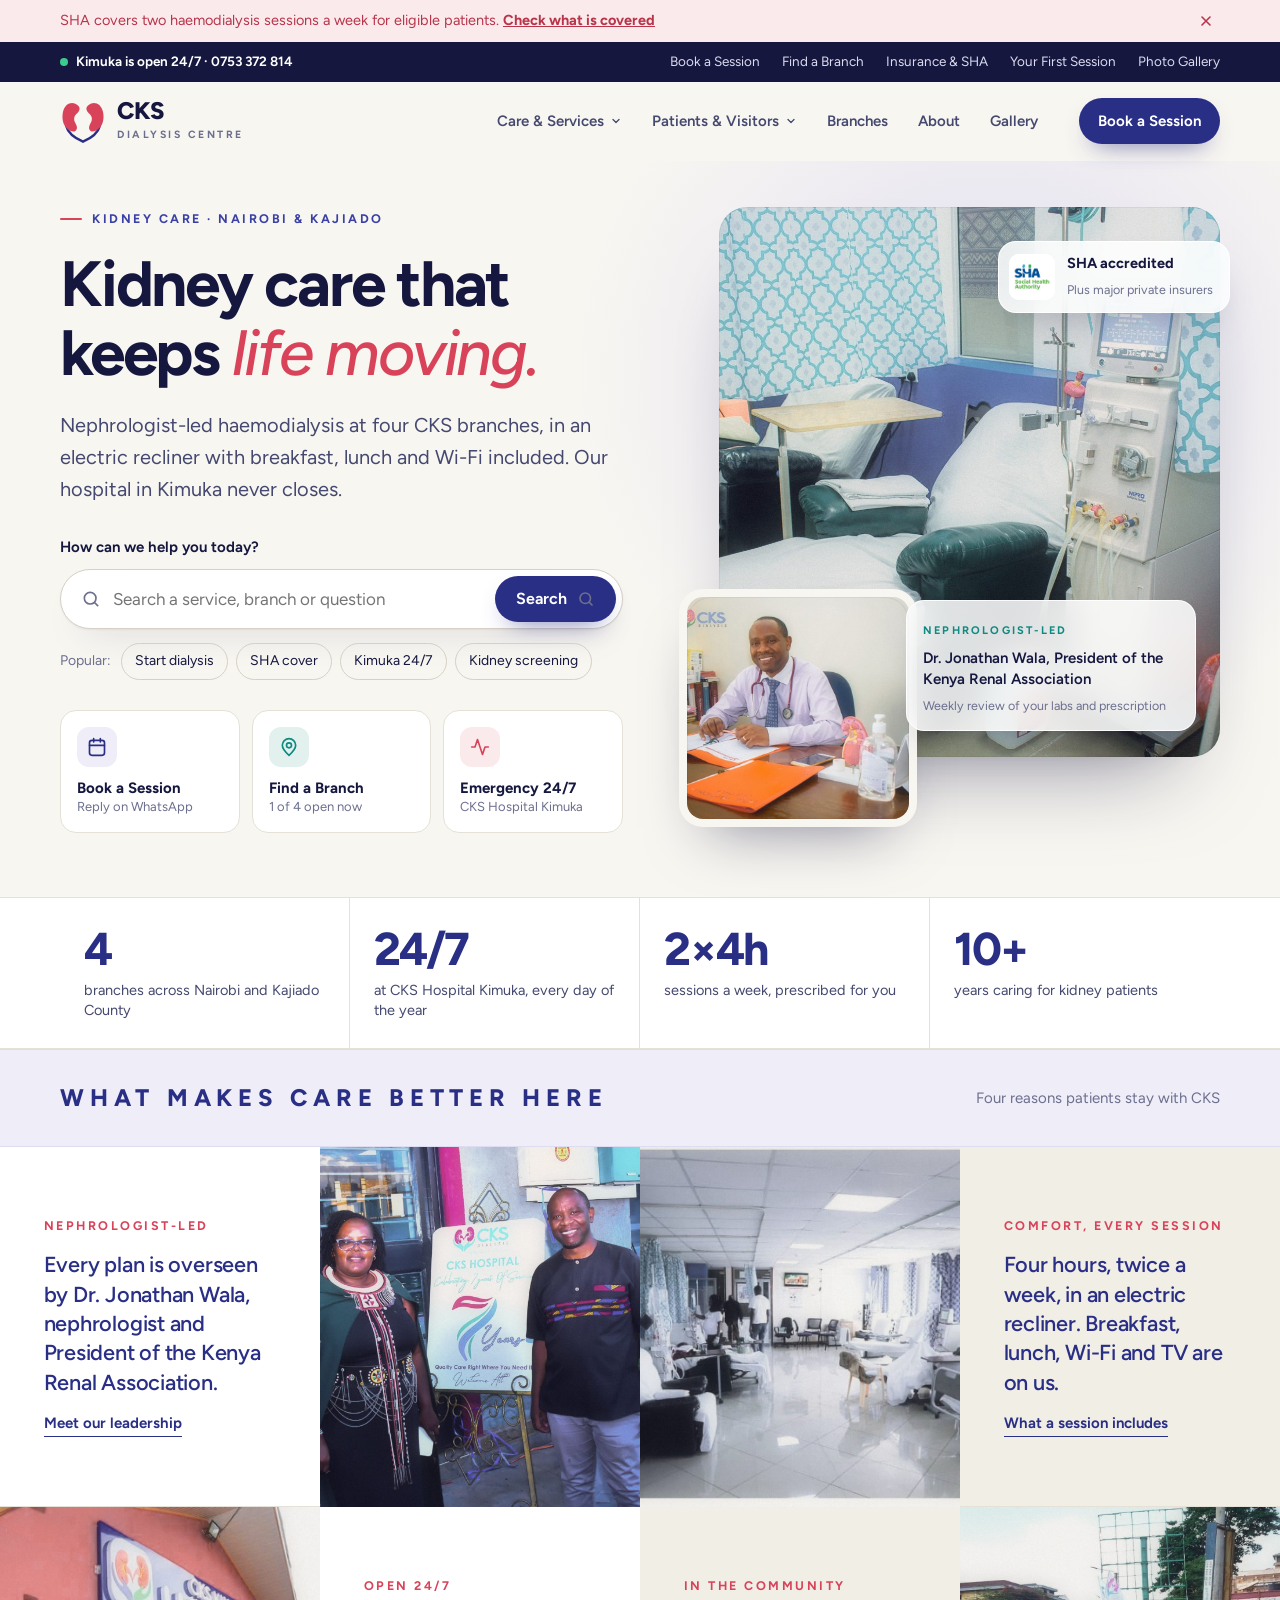
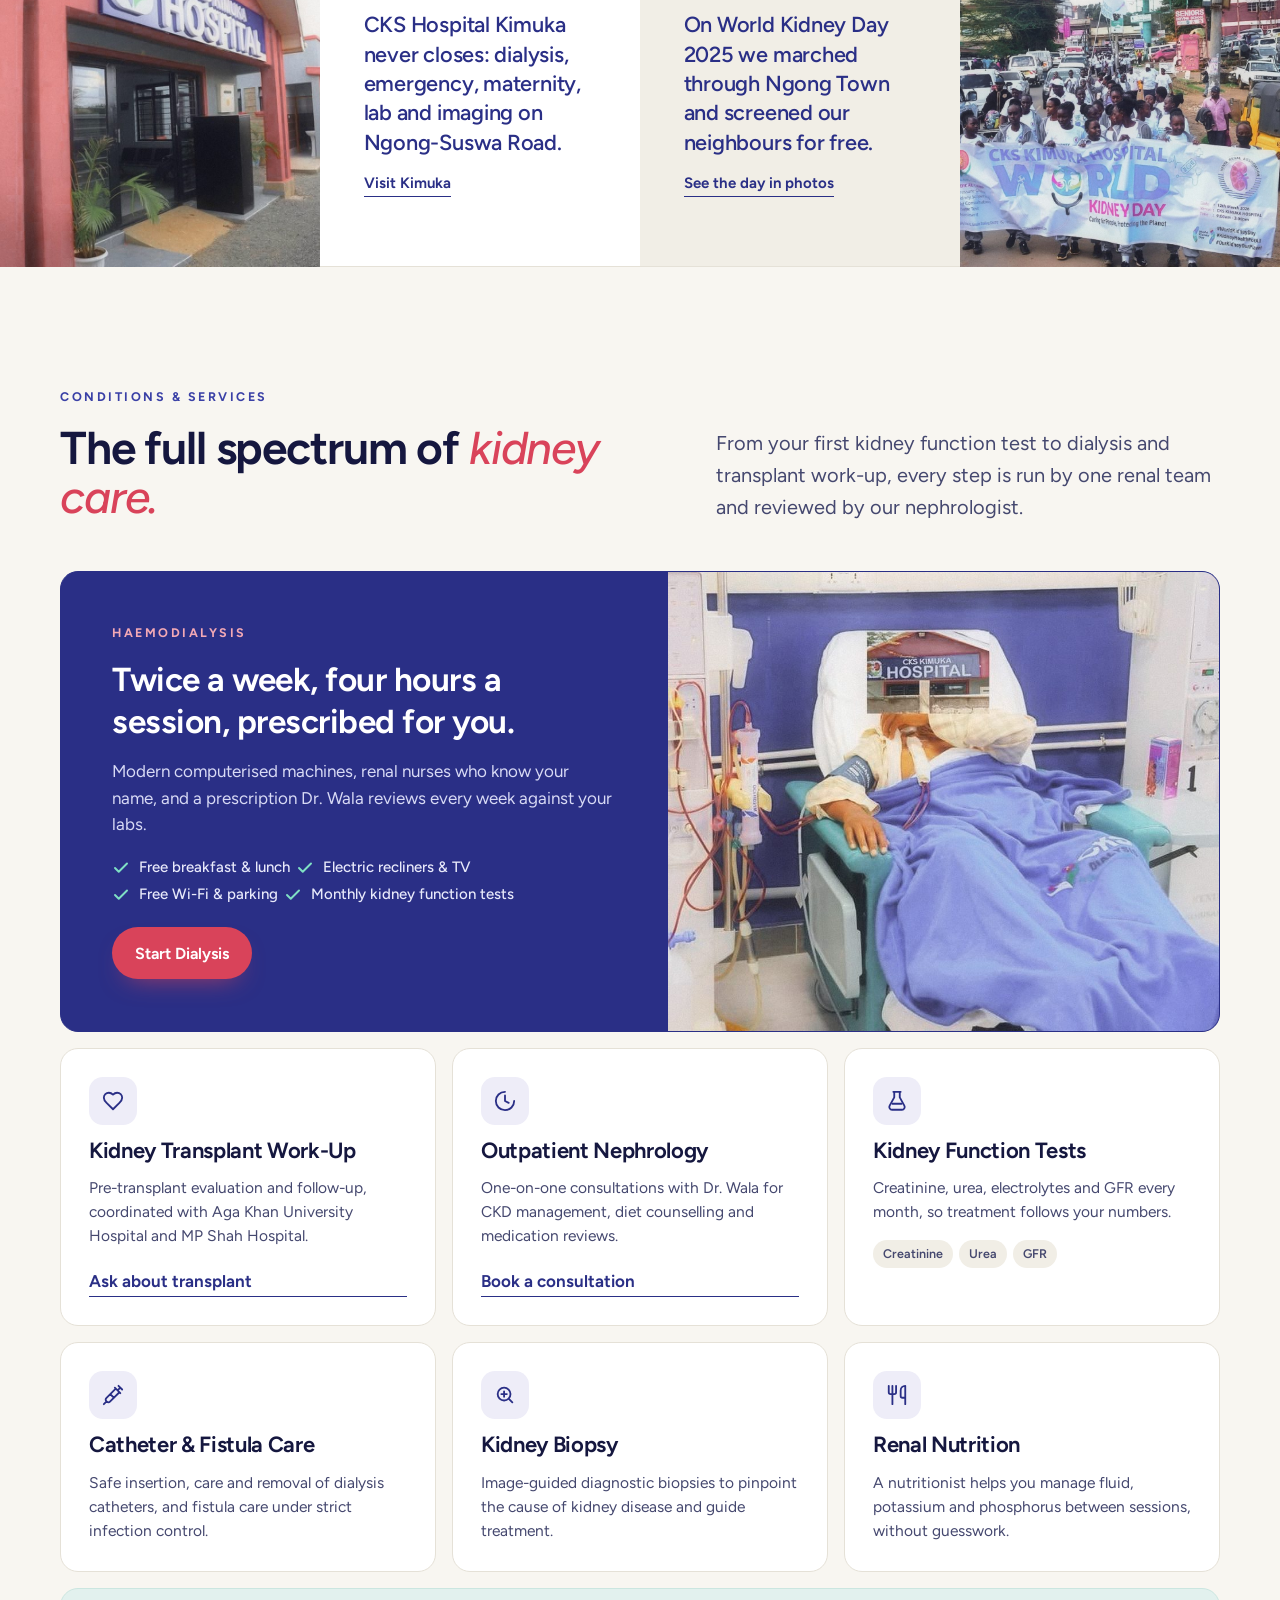
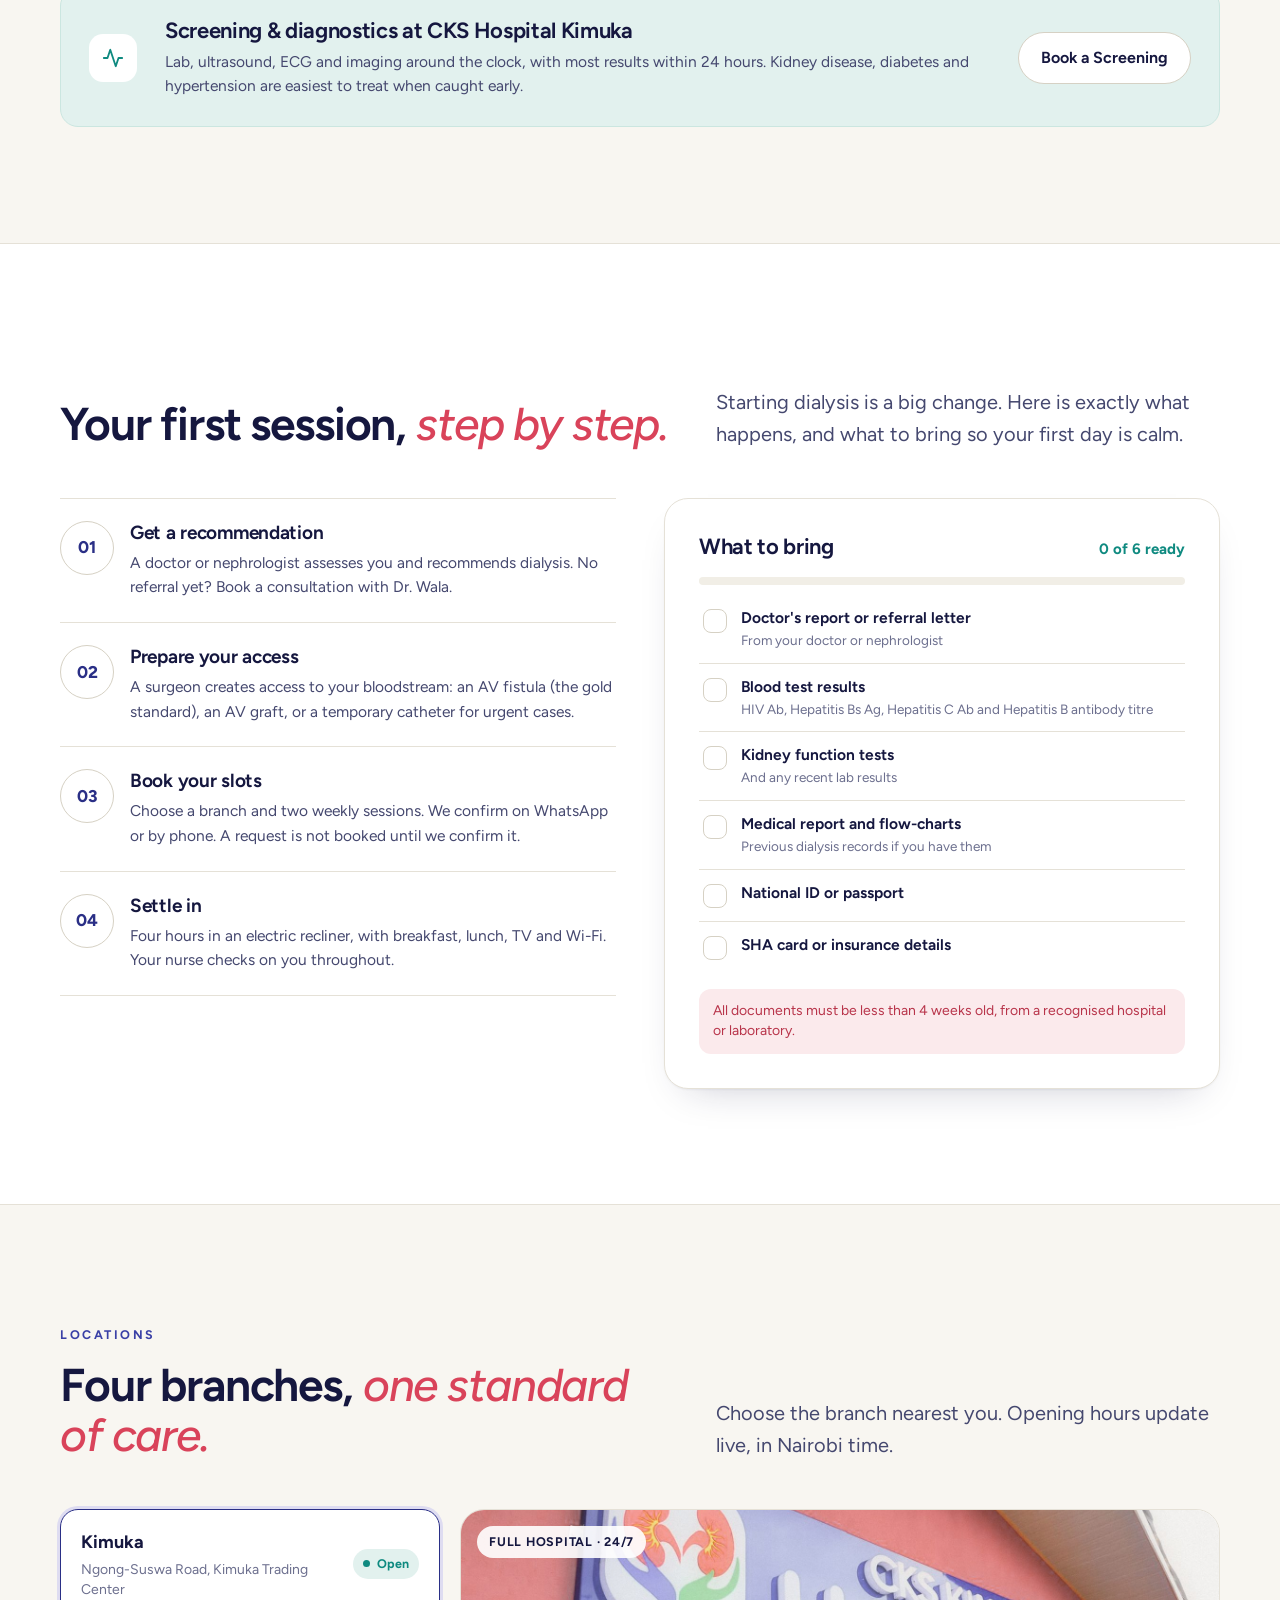
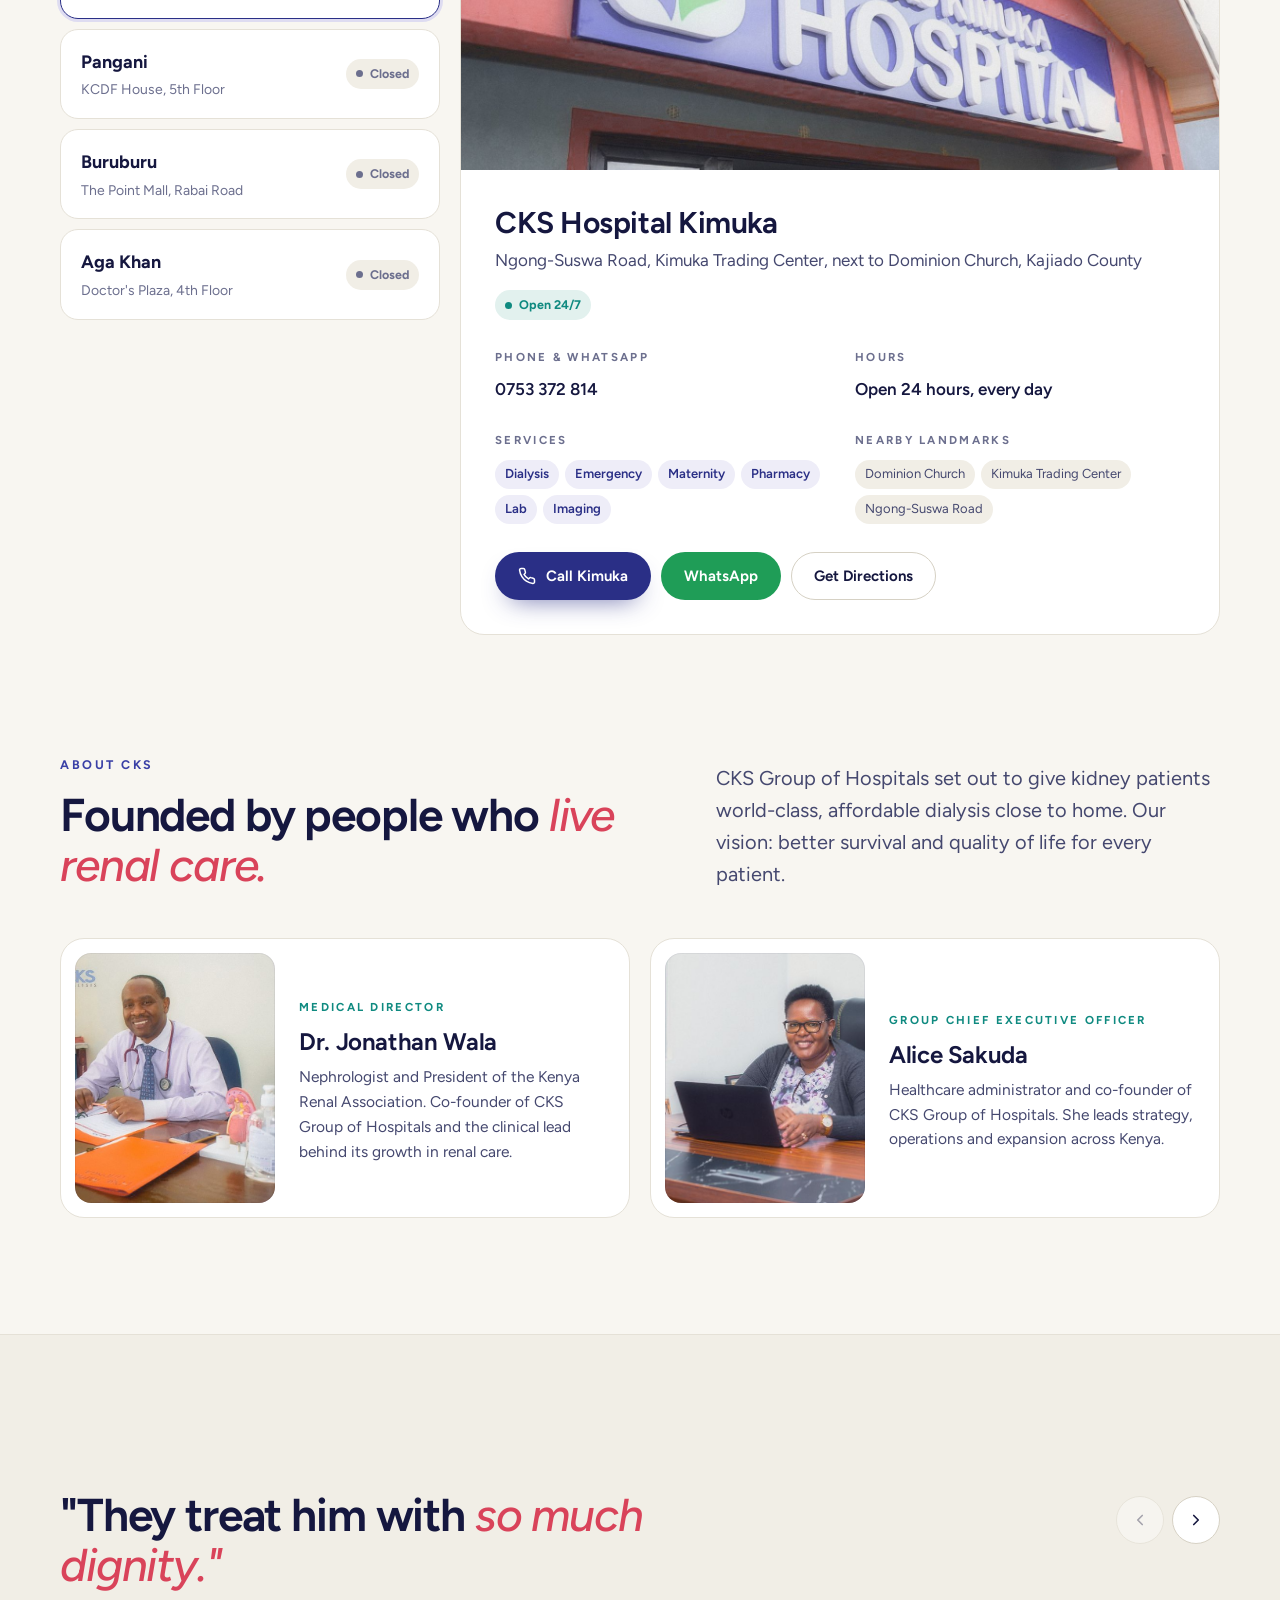
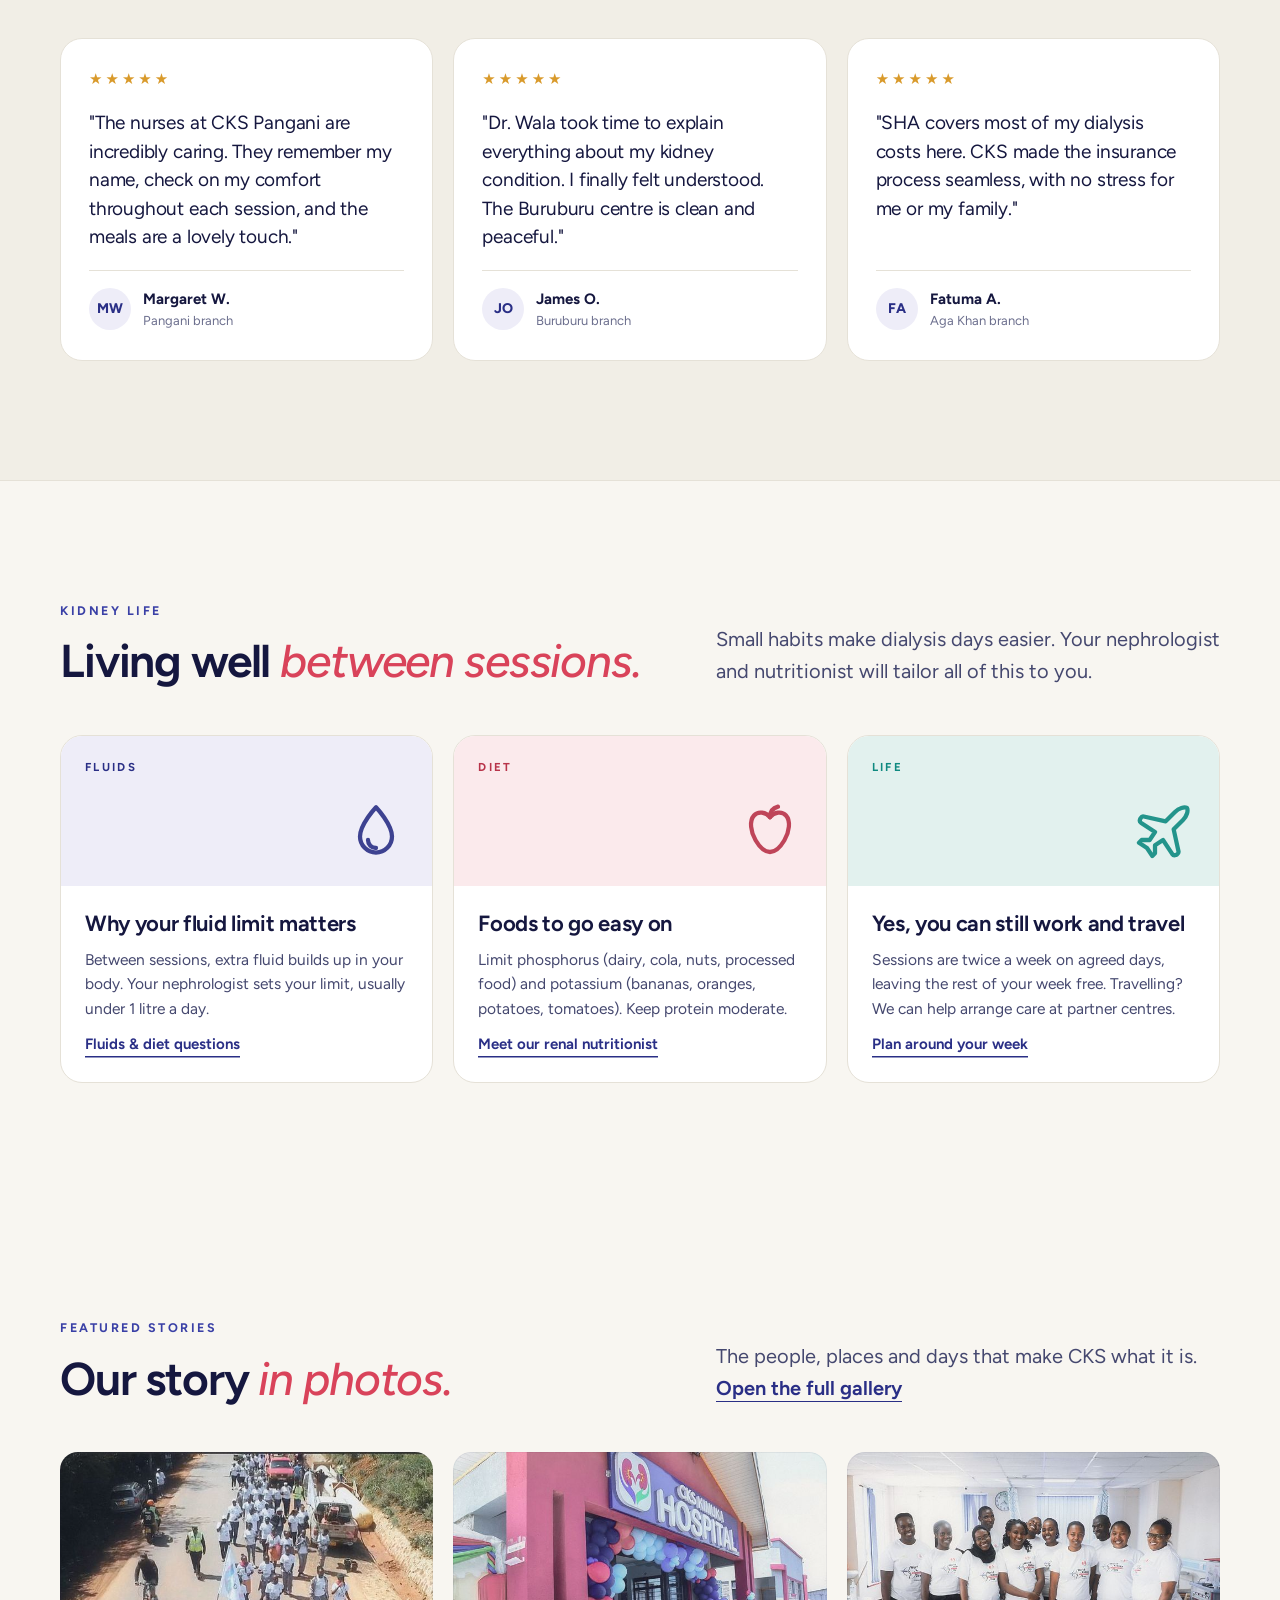
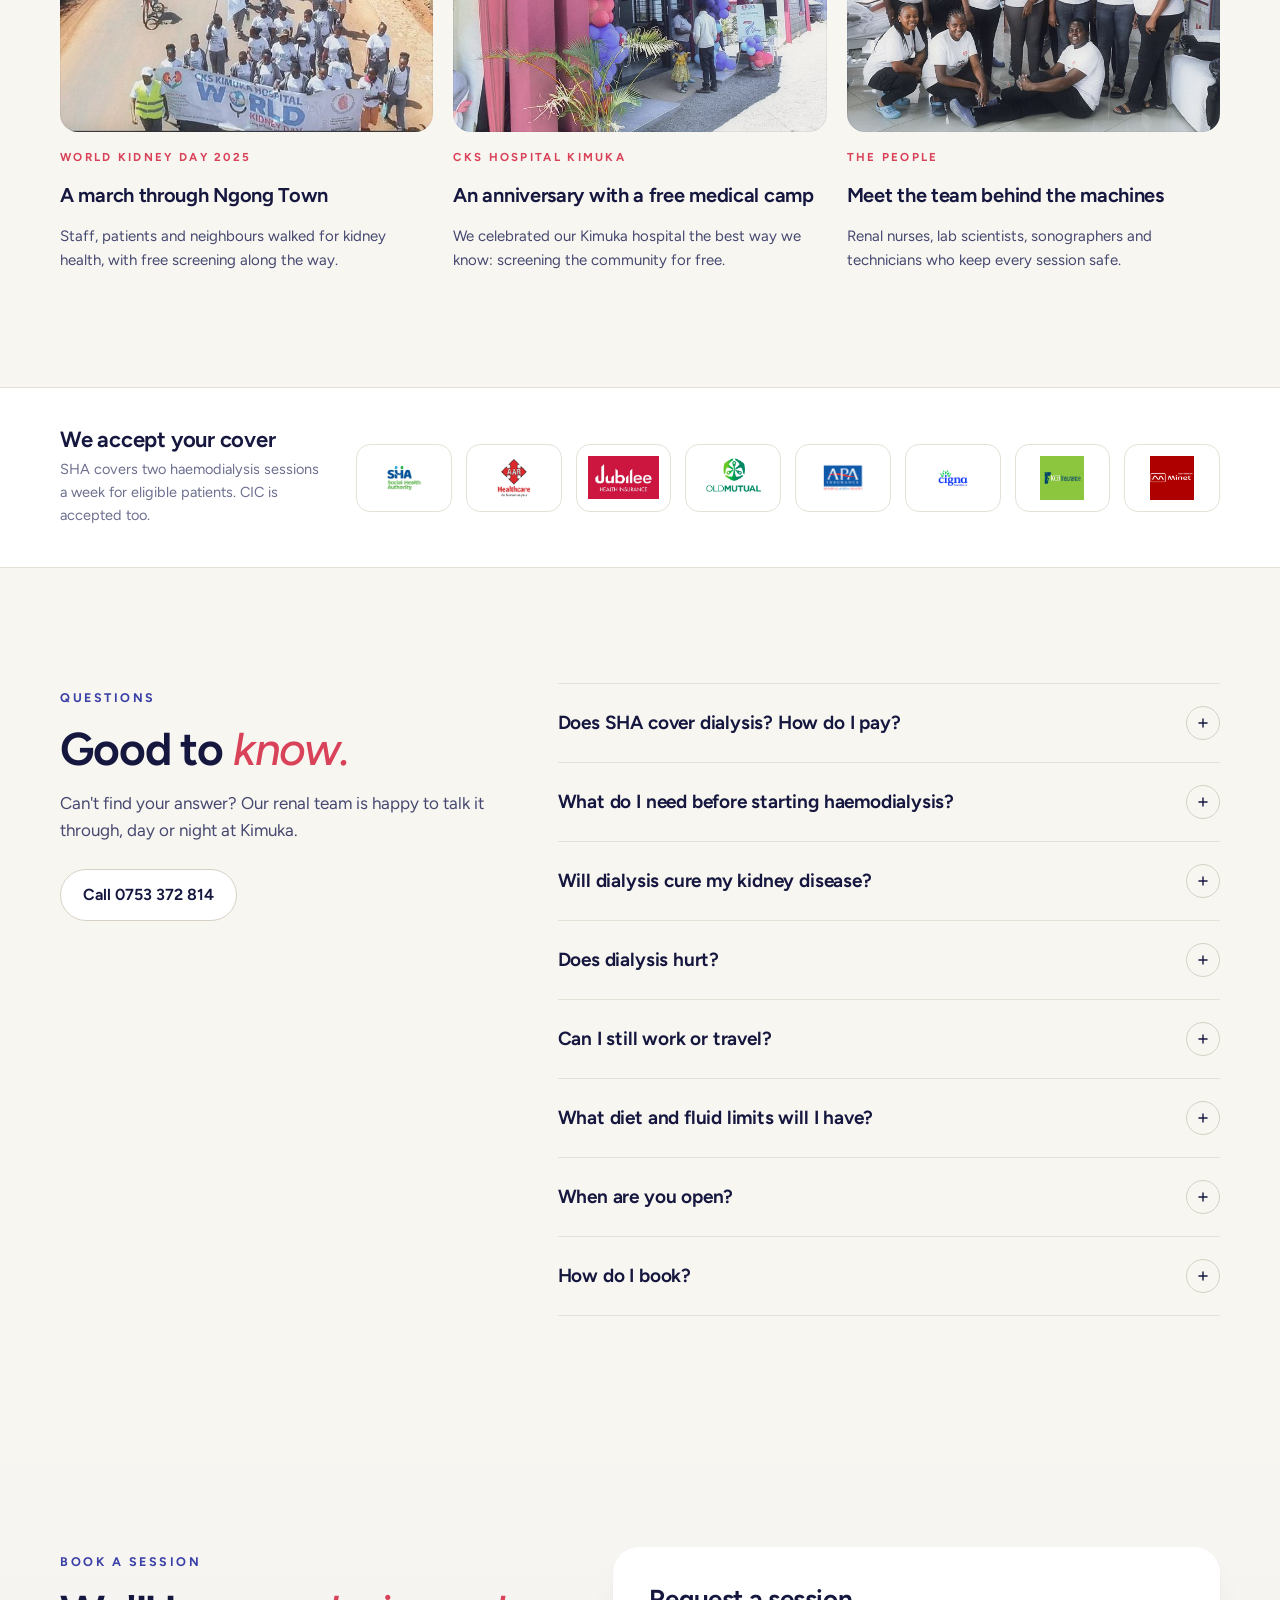
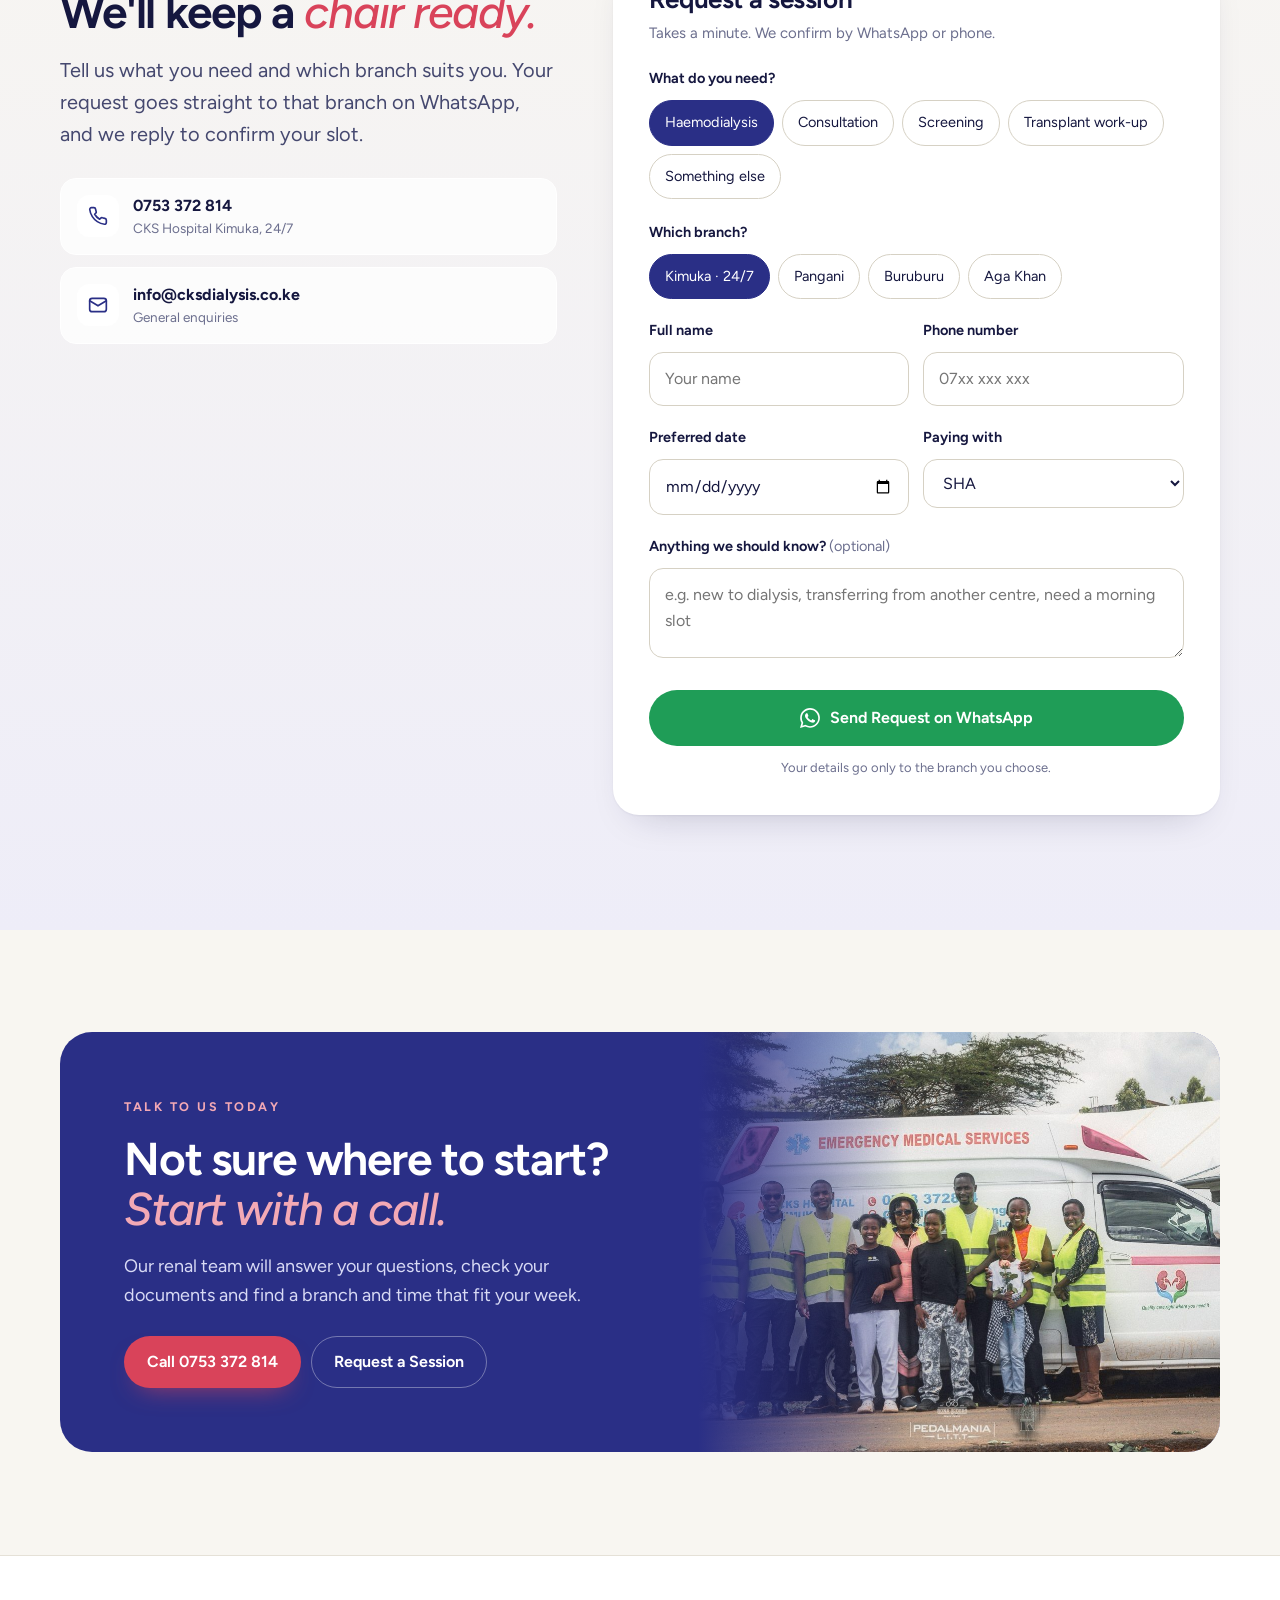
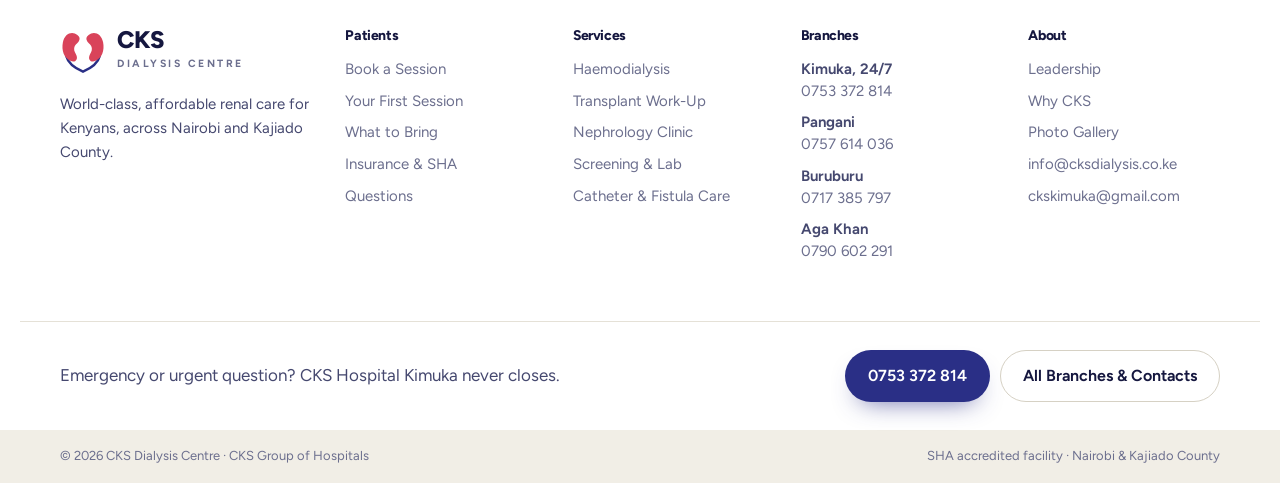
<file: dialysis/index.html>
<!doctype html>
<html lang="en-KE">
<head>
<meta charset="utf-8">
<meta name="viewport" content="width=device-width, initial-scale=1">
<meta name="robots" content="noindex, nofollow">
<title>CKS Dialysis Centre | Kidney Care in Nairobi &amp; Kajiado</title>
<meta name="description" content="Nephrologist-led haemodialysis at four CKS branches in Pangani, Buruburu, Aga Khan Parklands and Kimuka (open 24/7). SHA accredited, meals and Wi-Fi included at every session.">
<meta property="og:title" content="CKS Dialysis Centre | Kidney Care in Nairobi &amp; Kajiado">
<meta property="og:description" content="Nephrologist-led haemodialysis at four branches. SHA accredited. CKS Hospital Kimuka is open 24/7.">
<meta property="og:image" content="assets/img/lg/dialysis2.jpg">
<meta name="theme-color" content="#F8F6F1">
<link rel="icon" href="assets/brand/mark.svg" type="image/svg+xml">
<link rel="stylesheet" href="assets/site.css">
<style>
/* hero: nm.org's search-first front door, kept light */
.hero{padding:40px 0 0;position:relative;overflow:hidden}
.hero::before{content:"";position:absolute;inset:-20% -10% auto 45%;height:780px;background:radial-gradient(closest-side,rgba(222,220,241,.9),rgba(222,220,241,0));pointer-events:none}
.hero-grid{display:grid;grid-template-columns:1.02fr .98fr;gap:56px;align-items:center;position:relative}
.hero-grid>*{min-width:0}
.hero .caps{display:inline-flex;align-items:center;gap:10px;color:var(--indigo-2)}
.hero .caps i{width:22px;height:2px;background:var(--rose);border-radius:2px}
.hero h1{margin:20px 0 22px;font-size:clamp(42px,5vw,70px)}
.finder{margin-top:30px;position:relative}
.finder label{display:block;font-weight:650;font-size:15px;margin-bottom:10px}
.search{display:flex;align-items:center;gap:10px;background:#fff;border:1px solid var(--line-2);border-radius:999px;padding:6px 6px 6px 20px;box-shadow:var(--shadow);transition:border-color .2s,box-shadow .2s}
.search:focus-within{border-color:var(--indigo);box-shadow:0 0 0 4px var(--lilac-2),var(--shadow)}
.search svg{color:var(--muted);flex:none}
.search input{flex:1;min-width:0;border:0;outline:0;background:transparent;font-size:17px;height:46px}
.search .btn{--h:46px;padding:0 20px}
.suggest{position:absolute;left:0;right:0;top:calc(100% + 8px);background:#fff;border:1px solid var(--line);border-radius:20px;box-shadow:var(--shadow);padding:8px;z-index:20;list-style:none;margin:0;display:none}
.suggest.open{display:block}
.suggest li a{display:flex;justify-content:space-between;gap:12px;padding:11px 14px;border-radius:12px;text-decoration:none}
.suggest li a span{color:var(--muted);font-size:13px;font-weight:600;letter-spacing:.06em;text-transform:uppercase;white-space:nowrap}
.suggest li a:hover,.suggest li a.on{background:var(--lilac)}
.suggest .none{padding:12px 14px;color:var(--muted)}
.chips{display:flex;flex-wrap:wrap;gap:8px;margin-top:14px;align-items:center}
.chips small{color:var(--muted);font-size:14px;margin-right:2px}
.chips button{border:1px solid var(--line-2);background:transparent;border-radius:999px;padding:6px 13px;font-size:14px;cursor:pointer;transition:all .2s}
.chips button:hover{background:#fff;border-color:var(--indigo);color:var(--indigo)}
.tasks{display:grid;grid-template-columns:repeat(3,1fr);gap:12px;margin-top:30px}
.task{display:flex;flex-direction:column;align-items:flex-start;gap:12px;padding:16px;border-radius:16px;background:#fff;border:1px solid var(--line);text-decoration:none;transition:border-color .2s,transform .25s var(--ease),box-shadow .25s}
.task:hover{border-color:var(--indigo);transform:translateY(-2px);box-shadow:var(--shadow)}
.task .ic{width:40px;height:40px;border-radius:12px;display:grid;place-items:center;flex:none}
.task b{display:block;font-size:15px;line-height:1.2}
.task small{display:block;font-size:13px;color:var(--muted);line-height:1.3;margin-top:2px}
.ic.i1{background:var(--lilac);color:var(--indigo)}.ic.i2{background:var(--teal-soft);color:var(--teal)}.ic.i3{background:var(--rose-soft);color:var(--rose)}
.hero-art{position:relative;height:620px}
.hero-art .ph.main{position:absolute;inset:0 0 70px 40px;border-radius:28px 28px 28px 120px;box-shadow:0 50px 90px -50px rgba(21,23,63,.55)}
.hero-art .ph.main img{object-position:50% 60%}
.hero-art .ph.small{position:absolute;left:0;bottom:0;width:44%;aspect-ratio:1;border-radius:24px;border:8px solid var(--paper);box-shadow:0 30px 60px -30px rgba(21,23,63,.5)}
.hero-art .ph.small img{object-position:50% 30%}
.glass{position:absolute;background:rgba(255,255,255,.86);backdrop-filter:blur(14px) saturate(1.4);-webkit-backdrop-filter:blur(14px) saturate(1.4);border:1px solid rgba(255,255,255,.9);border-radius:18px;box-shadow:0 20px 40px -20px rgba(21,23,63,.35)}
.g-sha{right:-10px;top:34px;display:flex;align-items:center;gap:12px;padding:10px 16px 10px 10px}
.g-sha img{width:46px;height:46px;border-radius:10px;object-fit:contain;background:#fff}
.g-sha b{display:block;font-size:14.5px}
.g-sha small{font-size:12.5px;color:var(--muted)}
.g-doc{right:24px;bottom:96px;max-width:290px;padding:14px 16px}
.g-doc .caps{font-size:11px;color:var(--teal)}
.g-doc p{font-size:15px;line-height:1.4;margin-top:6px;font-weight:600}
.g-doc small{display:block;font-size:12.5px;color:var(--muted);margin-top:6px}

/* stats */
.stats{margin-top:64px;border-top:1px solid var(--line);border-bottom:1px solid var(--line);background:#fff}
.stats .wrap{display:grid;grid-template-columns:repeat(4,1fr)}
.stat{padding:28px 24px;border-right:1px solid var(--line)}
.stat:last-child{border-right:0}
.stat b{display:block;font-size:clamp(34px,3.6vw,48px);font-weight:750;letter-spacing:-.04em;line-height:1;color:var(--indigo)}
.stat span{display:block;margin-top:8px;font-size:14.5px;color:var(--ink-2);line-height:1.4}

/* nm.org's "what makes us better": alternating photo / statement tiles */
.better{display:grid;grid-template-columns:1fr 1fr}
.better .tile{display:grid;grid-template-columns:1fr 1fr;min-height:360px}
.better .tile:nth-child(1) .txt,.better .tile:nth-child(4) .txt{order:-1}
.better .ph{border-radius:0}
.better .ph::after{box-shadow:none}
.better .tile:hover .ph img{transform:scale(1.04)}
.better .txt{display:flex;flex-direction:column;justify-content:center;gap:14px;padding:clamp(28px,3.4vw,48px);background:#fff;border-bottom:1px solid var(--line)}
.better .tile:nth-child(even) .txt{background:var(--paper-2)}
.better .caps{color:var(--rose)}
.better p{font-size:clamp(19px,1.7vw,23px);line-height:1.35;color:var(--indigo);font-weight:550;letter-spacing:-.01em}
.better a{align-self:flex-start;font-size:15px}

/* services */
.svc-grid{display:grid;grid-template-columns:repeat(3,1fr);gap:16px}
.svc{position:relative;background:#fff;border:1px solid var(--line);border-radius:var(--r);padding:28px;display:flex;flex-direction:column;gap:12px;transition:border-color .25s,transform .3s var(--ease),box-shadow .3s}
.svc:hover{border-color:var(--lilac-2);transform:translateY(-3px);box-shadow:var(--shadow)}
.svc .ic{width:48px;height:48px;border-radius:14px;background:var(--lilac);color:var(--indigo);display:grid;place-items:center}
.svc p{color:var(--ink-2);font-size:15.5px;line-height:1.55}
.svc ul{margin:4px 0 0;padding:0;list-style:none;display:flex;flex-wrap:wrap;gap:6px}
.svc li{font-size:12.5px;font-weight:600;padding:4px 10px;border-radius:999px;background:var(--paper-2);color:var(--ink-2)}
.svc .more{margin-top:auto;padding-top:8px}
.svc.feature{grid-column:span 3;display:grid;grid-template-columns:1.1fr 1fr;gap:0;padding:0;overflow:hidden;background:var(--indigo);border-color:var(--indigo);color:#fff}
.svc.feature .in{padding:clamp(28px,4vw,52px);display:flex;flex-direction:column;gap:16px;justify-content:center}
.svc.feature h3{color:#fff;font-size:clamp(26px,2.6vw,36px)}
.svc.feature p{color:#D8DAF5;font-size:17px}
.svc.feature .caps{color:#F3A9B5}
.svc.feature .ph{border-radius:0;min-height:320px}
.svc.feature .ph::after{box-shadow:none}
.ticks{list-style:none;padding:0;margin:4px 0 0;display:grid;grid-template-columns:1fr 1fr;gap:8px 18px}
.svc.feature .ticks li{background:none;padding:0;border-radius:0;font-weight:500;display:flex;gap:9px;align-items:flex-start;font-size:15px;line-height:1.4;color:#E8E9FA}
.ticks svg{flex:none;margin-top:2px;color:#7FE0C4}
.svc.feature .btn{align-self:flex-start;margin-top:6px}
.svc.screen{grid-column:span 3;display:flex;flex-direction:row;align-items:center;gap:28px;background:var(--teal-soft);border-color:#CBE6E0}
.svc.screen .ic{background:#fff;color:var(--teal)}
.svc.screen .t{flex:1}
.svc.screen p{margin-top:6px}

/* first session: steps + what to bring checklist */
.first{display:grid;grid-template-columns:1fr 1fr;gap:48px;align-items:start}
.steps{list-style:none;margin:0;padding:0;counter-reset:s}
.steps li{display:grid;grid-template-columns:52px 1fr;gap:18px;padding:22px 0;border-top:1px solid var(--line)}
.steps li:last-child{border-bottom:1px solid var(--line)}
.steps li::before{counter-increment:s;content:counter(s,decimal-leading-zero);width:52px;height:52px;border-radius:50%;display:grid;place-items:center;background:#fff;border:1px solid var(--line-2);font-weight:750;color:var(--indigo)}
.steps h3{font-size:19px}
.steps p{color:var(--ink-2);font-size:15.5px;margin-top:6px}
.bring{background:#fff;border:1px solid var(--line);border-radius:24px;padding:clamp(22px,3vw,34px);box-shadow:var(--shadow);position:sticky;top:100px}
.bring-head{display:flex;justify-content:space-between;align-items:baseline;gap:12px}
.bring-head span{font-weight:700;color:var(--teal);font-size:15px;white-space:nowrap}
.meter{height:8px;border-radius:99px;background:var(--paper-2);margin:16px 0 8px;overflow:hidden}
.meter i{display:block;height:100%;width:0;background:linear-gradient(90deg,var(--teal),#3CCB8E);border-radius:inherit;transition:width .5s var(--ease)}
.bring ul{list-style:none;margin:10px 0 0;padding:0}
.bring li label{display:flex;gap:14px;align-items:flex-start;padding:13px 4px;border-bottom:1px solid var(--line);cursor:pointer}
.bring li:last-child label{border-bottom:0}
.bring input{appearance:none;-webkit-appearance:none;flex:none;width:24px;height:24px;border-radius:8px;border:1.5px solid var(--line-2);display:grid;place-items:center;margin:1px 0 0;cursor:pointer;transition:all .2s;background:#fff}
.bring input::after{content:"";width:11px;height:6px;border-left:2.5px solid #fff;border-bottom:2.5px solid #fff;transform:rotate(-45deg) translate(1px,-1px);opacity:0}
.bring input:checked{background:var(--teal);border-color:var(--teal)}
.bring input:checked::after{opacity:1}
.bring li b{display:block;font-weight:650;font-size:15.5px;line-height:1.35}
.bring li small{display:block;color:var(--muted);font-size:13.5px;line-height:1.4;margin-top:2px}
.bring input:checked+span b{color:var(--muted);text-decoration:line-through;text-decoration-color:var(--line-2)}
.bring .note{margin-top:16px;padding:12px 14px;border-radius:12px;background:var(--rose-soft);color:var(--rose-2);font-size:14px;line-height:1.45}
.bring .done{display:none;margin-top:16px;padding:12px 14px;border-radius:12px;background:var(--teal-soft);color:var(--teal);font-weight:650;font-size:14.5px}
.bring.all .done{display:block}

/* branches: nm.org "locations" with live open status */
.branches{display:grid;grid-template-columns:380px 1fr;gap:20px;align-items:stretch}
.b-list{display:flex;flex-direction:column;gap:10px}
.b-item{display:grid;grid-template-columns:1fr auto;gap:4px 12px;text-align:left;padding:18px 20px;border-radius:18px;border:1px solid var(--line);background:#fff;cursor:pointer;transition:all .25s var(--ease)}
.b-item:hover{border-color:var(--lilac-2)}
.b-item[aria-selected="true"]{border-color:var(--indigo);box-shadow:0 0 0 3px var(--lilac-2)}
.b-item b{font-size:18px;font-weight:700}
.b-item small{grid-column:1;color:var(--muted);font-size:14px;line-height:1.4}
.b-item .st{grid-row:1 / span 2;grid-column:2;align-self:center}
.st{display:inline-flex;align-items:center;gap:7px;font-size:12.5px;font-weight:700;padding:5px 10px;border-radius:999px;white-space:nowrap}
.st.open{background:var(--teal-soft);color:var(--teal)}
.st.closed{background:var(--paper-2);color:var(--muted)}
.st i{width:7px;height:7px;border-radius:50%;background:currentColor}
.b-panel{background:#fff;border:1px solid var(--line);border-radius:24px;overflow:hidden;display:grid;grid-template-rows:auto 1fr}
.b-visual{position:relative;height:260px;background:var(--lilac)}
.b-visual img{width:100%;height:100%;object-fit:cover}
.b-visual .mapart{position:absolute;inset:0;background:
  radial-gradient(circle at 62% 46%,rgba(217,67,90,.18) 0 46px,transparent 47px),
  linear-gradient(90deg,transparent 49.6%,rgba(42,47,134,.08) 49.6% 50.4%,transparent 50.4%) 0 0/84px 84px,
  linear-gradient(0deg,transparent 49.6%,rgba(42,47,134,.08) 49.6% 50.4%,transparent 50.4%) 0 0/84px 84px,var(--lilac)}
.b-visual .pin{position:absolute;left:62%;top:46%;transform:translate(-50%,-100%);color:var(--rose)}
.b-visual .tag{position:absolute;left:16px;top:16px;background:rgba(255,255,255,.9);border-radius:999px;padding:6px 12px;font-size:12.5px;font-weight:700;letter-spacing:.06em;text-transform:uppercase}
.b-body{padding:clamp(22px,3vw,34px);display:grid;grid-template-columns:1fr 1fr;gap:22px 30px}
.b-body .head{grid-column:1 / -1;display:flex;justify-content:space-between;align-items:flex-start;gap:16px;flex-wrap:wrap}
.b-body h3{font-size:clamp(24px,2.4vw,30px)}
.b-body .addr{color:var(--ink-2);margin-top:6px}
.kv .caps{font-size:11.5px;color:var(--muted)}
.kv p{margin-top:6px;font-weight:600}
.kv a{text-decoration:none}
.lm{display:flex;flex-wrap:wrap;gap:6px;margin-top:8px}
.lm span{font-size:13px;padding:4px 10px;border-radius:999px;background:var(--paper-2);color:var(--ink-2)}
.svc-tags{display:flex;flex-wrap:wrap;gap:6px;margin-top:8px}
.svc-tags span{font-size:13px;padding:4px 10px;border-radius:999px;background:var(--lilac);color:var(--indigo);font-weight:600}
.b-actions{grid-column:1 / -1;display:flex;gap:10px;flex-wrap:wrap;padding-top:6px}
.b-actions .btn{--h:48px;font-size:15px}

/* leadership */
.leaders{display:grid;grid-template-columns:1fr 1fr;gap:20px}
.leader{display:grid;grid-template-columns:200px 1fr;gap:24px;align-items:center;background:#fff;border:1px solid var(--line);border-radius:24px;padding:14px 26px 14px 14px}
.leader .ph{aspect-ratio:4/5;border-radius:16px}
.leader .caps{color:var(--teal);font-size:11.5px}
.leader h3{margin:8px 0 8px;font-size:24px}
.leader p{color:var(--ink-2);font-size:15.5px}

/* voices */
.voices{position:relative}
.v-track{display:grid;grid-auto-flow:column;grid-auto-columns:calc((100% - 40px)/3);gap:20px;overflow-x:auto;scroll-snap-type:x mandatory;scrollbar-width:none;padding-bottom:4px}
.v-track::-webkit-scrollbar{display:none}
.voice{scroll-snap-align:start;background:#fff;border:1px solid var(--line);border-radius:22px;padding:28px;display:flex;flex-direction:column;gap:18px;min-height:300px}
.voice .stars{color:var(--amber);letter-spacing:3px;font-size:15px}
.voice blockquote{margin:0;font-size:19px;line-height:1.5;letter-spacing:-.01em;color:var(--ink)}
.voice footer{all:unset;margin-top:auto;display:flex;align-items:center;gap:12px;padding-top:16px;border-top:1px solid var(--line)}
.voice .av{width:42px;height:42px;border-radius:50%;display:grid;place-items:center;font-weight:750;font-size:14px;color:var(--indigo);background:var(--lilac)}
.voice b{display:block;font-size:15px}
.voice small{display:block;color:var(--muted);font-size:13px}
.v-ctrl{display:flex;gap:8px}
.v-ctrl button{width:48px;height:48px;border-radius:50%;border:1px solid var(--line-2);background:#fff;cursor:pointer;display:grid;place-items:center;transition:all .2s}
.v-ctrl button:hover{border-color:var(--indigo);color:var(--indigo)}
.v-ctrl button:disabled{opacity:.35;cursor:default}

/* kidney life tips (nm.org's HealthBeat) */
.life{display:grid;grid-template-columns:repeat(3,1fr);gap:20px}
.tip{background:#fff;border:1px solid var(--line);border-radius:22px;overflow:hidden;display:flex;flex-direction:column;transition:transform .3s var(--ease),box-shadow .3s}
.tip:hover{transform:translateY(-3px);box-shadow:var(--shadow)}
.tip-top{height:150px;display:flex;justify-content:space-between;align-items:flex-start;padding:22px 24px}
.tip-top .caps{font-size:11.5px}
.tip-top.t1{background:var(--lilac);color:var(--indigo)}
.tip-top.t2{background:var(--rose-soft);color:var(--rose-2)}
.tip-top.t3{background:var(--teal-soft);color:var(--teal)}
.tip-top svg{align-self:flex-end;width:64px;height:64px;opacity:.9}
.tip-body{padding:24px;display:flex;flex-direction:column;gap:10px;flex:1}
.tip-body p{color:var(--ink-2);font-size:15.5px}
.tip-body .link{margin-top:auto;align-self:flex-start;font-size:15px}

/* featured stories (nm.org) */
.stories{display:grid;grid-template-columns:repeat(3,1fr);gap:20px}
.story{text-decoration:none;display:flex;flex-direction:column;gap:16px}
.story .ph{aspect-ratio:4/3}
.story:hover .ph img{transform:scale(1.05)}
.story .caps{color:var(--rose);font-size:11.5px}
.story h3{font-size:20px}
.story p{color:var(--ink-2);font-size:15px}

/* insurers row (nm.org's awards row) */
.ins{background:#fff;border-top:1px solid var(--line);border-bottom:1px solid var(--line)}
.ins .wrap{display:grid;grid-template-columns:260px 1fr;gap:36px;align-items:center;padding-top:40px;padding-bottom:40px}
.ins h2{font-size:22px;letter-spacing:-.01em}
.ins p{color:var(--muted);font-size:14.5px;margin-top:6px}
.logos{display:grid;grid-template-columns:repeat(8,1fr);gap:14px;align-items:center}
.logos span{height:68px;display:grid;place-items:center;border-radius:14px;background:#fff;border:1px solid var(--line);padding:10px;transition:border-color .2s,transform .25s var(--ease)}
.logos span:hover{border-color:var(--lilac-2);transform:translateY(-2px)}
.logos img{max-height:44px;max-width:100%;width:auto;object-fit:contain}

/* faq */
.faq{display:grid;grid-template-columns:.8fr 1.2fr;gap:56px;align-items:start}
.faq .left{position:sticky;top:110px}
.faq .left p{color:var(--ink-2);margin-top:16px}
.faq .left .btn{margin-top:24px}
details{border-bottom:1px solid var(--line)}
details:first-child{border-top:1px solid var(--line)}
summary{list-style:none;cursor:pointer;display:flex;justify-content:space-between;gap:20px;align-items:center;padding:22px 0;font-size:19px;font-weight:650;letter-spacing:-.01em}
summary::-webkit-details-marker{display:none}
summary .pm{flex:none;width:34px;height:34px;border-radius:50%;border:1px solid var(--line-2);display:grid;place-items:center;transition:transform .3s var(--ease),background .2s}
details[open] summary .pm{transform:rotate(45deg);background:var(--indigo);color:#fff;border-color:var(--indigo)}
.ans{padding:0 50px 24px 0;color:var(--ink-2);font-size:16px}
.ans ul{margin:10px 0 0;padding-left:20px}
.ans li{margin:4px 0}

/* booking */
.book{background:linear-gradient(180deg,var(--paper),var(--lilac))}
.book-grid{display:grid;grid-template-columns:.9fr 1.1fr;gap:56px;align-items:start}
.book-info h2{margin:14px 0 16px}
.book-info .lines{margin-top:28px;display:grid;gap:12px}
.line{display:flex;gap:14px;align-items:center;padding:14px 16px;border-radius:16px;background:rgba(255,255,255,.75);border:1px solid #fff;text-decoration:none}
.line .ic{width:42px;height:42px;border-radius:12px;display:grid;place-items:center;background:#fff;color:var(--indigo);flex:none}
.line b{display:block;font-size:16px}
.line small{display:block;font-size:13.5px;color:var(--muted)}
.form{background:#fff;border-radius:26px;padding:clamp(22px,3vw,36px);box-shadow:var(--shadow)}
.form h3{font-size:26px}
.form .sub{color:var(--muted);margin-top:6px;font-size:15px}
fieldset{border:0;margin:22px 0 0;padding:0;min-width:0}
legend,.lbl{font-weight:650;font-size:14.5px;margin-bottom:10px;padding:0;display:block}
.pills{display:flex;flex-wrap:wrap;gap:8px}
.pills input{position:absolute;opacity:0;pointer-events:none}
.pills label{padding:10px 15px;border-radius:999px;border:1px solid var(--line-2);font-size:14.5px;cursor:pointer;transition:all .2s;background:#fff}
.pills label:hover{border-color:var(--indigo)}
.pills input:checked+label{background:var(--indigo);border-color:var(--indigo);color:#fff}
.pills input:focus-visible+label{outline:3px solid var(--indigo-2);outline-offset:2px}
.row2{display:grid;grid-template-columns:1fr 1fr;gap:14px;margin-top:20px}
.field input,.field textarea,.field select{width:100%;border:1px solid var(--line-2);border-radius:14px;padding:13px 15px;background:#fff;font-size:16px;transition:border-color .2s,box-shadow .2s}
.field input:focus,.field textarea:focus,.field select:focus{outline:0;border-color:var(--indigo);box-shadow:0 0 0 4px var(--lilac-2)}
.field textarea{min-height:90px;resize:vertical}
.field.full{margin-top:20px}
.err{color:var(--rose-2);font-size:13.5px;margin-top:6px;display:none}
.field.bad .err{display:block}
.field.bad input{border-color:var(--rose)}
.form .btn{width:100%;margin-top:24px;--h:56px}
.form .fine{display:flex;gap:8px;justify-content:center;color:var(--muted);font-size:13px;margin-top:12px;text-align:center}
.sent{display:none;text-align:center;padding:26px 6px}
.sent.show{display:block}
.sent .ok{width:64px;height:64px;border-radius:50%;background:var(--teal-soft);color:var(--teal);display:grid;place-items:center;margin:0 auto 16px}
.sent p{color:var(--ink-2);margin-top:8px}

/* closing band */
.close{padding:clamp(64px,8vw,104px) 0}
.close-card{position:relative;overflow:hidden;border-radius:32px;background:var(--indigo);color:#fff;display:grid;grid-template-columns:1.1fr .9fr;min-height:420px}
.close-card .in{padding:clamp(30px,5vw,64px);display:flex;flex-direction:column;justify-content:center;gap:18px;position:relative;z-index:1}
.close-card h2{color:#fff}
.close-card h2 em{color:#F3A9B5}
.close-card p{color:#D8DAF5;font-size:18px;max-width:30em}
.close-card .btns{display:flex;gap:10px;flex-wrap:wrap;margin-top:8px}
.close-card .btn-line{background:transparent;color:#fff;border-color:rgba(255,255,255,.35)}
.close-card .btn-line:hover{border-color:#fff;color:#fff;background:rgba(255,255,255,.08)}
.close-card .ph{border-radius:0}
.close-card .ph::after{box-shadow:none;background:linear-gradient(90deg,var(--indigo),rgba(42,47,134,0) 40%)}
.close-card .mark{position:absolute;right:-60px;bottom:-80px;width:340px;opacity:.07;z-index:0}

@media (max-width:1100px){
  .hero-grid{grid-template-columns:1fr;gap:40px}
  .hero-art{height:520px;max-width:640px;width:100%;margin:0 auto}
  .better{grid-template-columns:1fr}
  .better .tile .txt{order:0!important}
  .better .tile .ph{order:-1!important}
  .better .tile:nth-child(even) .txt{order:-2!important}
  .svc-grid{grid-template-columns:1fr 1fr}
  .svc.feature,.svc.screen{grid-column:1 / -1}
  .first,.faq,.book-grid{grid-template-columns:1fr;gap:36px}
  .bring,.faq .left{position:static}
  .branches{grid-template-columns:1fr}
  .b-list{display:grid;grid-template-columns:1fr 1fr}
  .leaders{grid-template-columns:1fr}
  .v-track{grid-auto-columns:calc((100% - 20px)/2)}
  .life{grid-template-columns:1fr 1fr}
  .ins .wrap{grid-template-columns:1fr;gap:20px}
  .logos{grid-template-columns:repeat(4,1fr)}
  .close-card{grid-template-columns:1fr}
  .close-card .ph{min-height:260px;order:-1}
  .close-card .ph::after{background:linear-gradient(0deg,var(--indigo),rgba(42,47,134,0) 50%)}
}
@media (max-width:720px){
  .hero{padding-top:26px}
  .hero h1{margin:16px 0 16px}
  .search{padding-left:16px}
  .search .btn{padding:0 16px}
  .search .btn span{display:none}
  .tasks{grid-template-columns:1fr}
  .task{flex-direction:row;align-items:center}
  .hero-art{height:430px}
  .hero-art .ph.main{inset:0 0 56px 26px;border-radius:24px 24px 24px 80px}
  .hero-art .ph.small{width:46%;border-width:6px}
  .g-sha{right:-4px;top:16px;padding:8px 12px 8px 8px}
  .g-sha img{width:38px;height:38px}
  .g-doc{right:8px;bottom:70px;max-width:200px;padding:11px 13px}
  .g-doc p{font-size:13.5px}
  .g-doc small{display:none}
  .stats{margin-top:44px}
  .stats .wrap{grid-template-columns:1fr 1fr;padding:0}
  .stat{padding:20px var(--gutter)}
  .stat:nth-child(2){border-right:0}
  .stat:nth-child(-n+2){border-bottom:1px solid var(--line)}
  .band-title .wrap{flex-direction:column;align-items:flex-start;justify-content:center;gap:4px;padding-top:22px;padding-bottom:22px}
  .band-title h2{font-size:16px;letter-spacing:.14em}
  .better .tile{grid-template-columns:1fr;min-height:0}
  .better .tile .ph{order:-1!important;aspect-ratio:3/2}
  .better .tile .txt,.better .tile:nth-child(even) .txt{order:0!important}
  .svc-grid{grid-template-columns:1fr}
  .svc.feature{grid-template-columns:1fr}
  .svc.feature .ph{min-height:220px;order:-1}
  .ticks{grid-template-columns:1fr}
  .svc.screen{flex-direction:column;align-items:flex-start;gap:16px}
  .b-list{grid-template-columns:1fr}
  .b-body{grid-template-columns:1fr}
  .b-visual{height:200px}
  .b-actions .btn{flex:1 1 100%}
  .leader{grid-template-columns:120px 1fr;gap:16px;padding:12px 16px 12px 12px}
  .leader h3{font-size:20px;margin:6px 0}
  .leader p{font-size:14.5px}
  .v-track{grid-auto-columns:88%}
  .voice{padding:22px;min-height:0}
  .voice blockquote{font-size:17px}
  .stories{grid-template-columns:1fr;gap:28px}
  .life{grid-template-columns:1fr}
  .tip-top{height:110px}
  .logos{grid-template-columns:repeat(4,1fr);gap:8px}
  .logos span{height:54px;padding:8px}
  .ans{padding-right:0}
  summary{font-size:17px;padding:18px 0}
  .row2{grid-template-columns:1fr}
  .form .btn{font-size:15px}
  .close-card{border-radius:24px}
}
</style>
</head>
<body>
<a class="skip" href="#main">Skip to content</a>

<div class="alert" id="alert">
  <div class="wrap">
    <span>SHA covers two haemodialysis sessions a week for eligible patients. <a href="#faq" data-open="sha">Check what is covered</a></span>
    <button type="button" aria-label="Dismiss notice" id="alertX"><svg width="16" height="16" viewBox="0 0 24 24" fill="none" stroke="currentColor" stroke-width="2.4" stroke-linecap="round"><path d="M18 6 6 18M6 6l12 12"/></svg></button>
  </div>
</div>

<div class="utility">
  <div class="wrap">
    <a class="em" href="tel:+254753372814"><i class="dot"></i>Kimuka is open 24/7 · 0753 372 814</a>
    <nav aria-label="Quick links">
      <a href="#book">Book a Session</a>
      <a href="#branches">Find a Branch</a>
      <a href="#faq" data-open="sha">Insurance &amp; SHA</a>
      <a href="#first">Your First Session</a>
      <a href="gallery.html">Photo Gallery</a>
    </nav>
  </div>
</div>

<header class="header" id="header">
  <div class="wrap">
    <a class="brand" href="#top" aria-label="CKS Dialysis Centre, home"><img src="assets/brand/mark.svg" alt="" width="46" height="46"><span><b>CKS</b><small>Dialysis Centre</small></span></a>
    <nav class="nav" aria-label="Main">
      <a href="#dialysis">Dialysis</a>
      <a href="#services">Services</a>
      <a href="#first">First Session</a>
      <a href="#branches">Branches</a>
      <a href="#about">About</a>
      <a href="gallery.html">Gallery</a>
    </nav>
    <div class="h-actions">
      <a class="btn btn-primary" href="#book">Book a Session</a>
      <button class="menu-btn" id="menuBtn" aria-label="Open menu" aria-expanded="false" aria-controls="drawer"><svg width="20" height="20" viewBox="0 0 24 24" fill="none" stroke="currentColor" stroke-width="2" stroke-linecap="round"><path d="M4 7h16M4 12h16M4 17h16"/></svg></button>
    </div>
  </div>
  <div class="drawer" id="drawer">
    <a href="#dialysis">Dialysis</a>
    <a href="#services">Services</a>
    <a href="#first">Your First Session</a>
    <a href="#branches">Branches</a>
    <a href="#about">About Us</a>
    <a href="gallery.html">Photo Gallery</a>
    <a class="btn btn-primary" href="#book">Book a Session</a>
  </div>
</header>

<main id="main">
<span id="top"></span>

<!-- hero -->
<section class="hero">
  <div class="wrap hero-grid">
    <div>
      <span class="caps rv"><i></i>Kidney care · Nairobi &amp; Kajiado</span>
      <h1 class="rv" style="--d:.06s">Kidney care that keeps <em>life moving.</em></h1>
      <p class="lede rv" style="--d:.12s">Nephrologist-led haemodialysis at four CKS branches, in an electric recliner with breakfast, lunch and Wi-Fi included. Our hospital in Kimuka never closes.</p>

      <div class="finder rv" style="--d:.18s">
        <label for="q">How can we help you today?</label>
        <form class="search" id="searchForm" role="search" autocomplete="off">
          <svg width="20" height="20" viewBox="0 0 24 24" fill="none" stroke="currentColor" stroke-width="2" stroke-linecap="round"><circle cx="11" cy="11" r="7"/><path d="m20 20-3.5-3.5"/></svg>
          <input id="q" type="search" placeholder="Search a service, branch or question" aria-controls="suggest" aria-expanded="false" aria-autocomplete="list">
          <button class="btn btn-primary" type="submit"><span>Search</span><svg width="18" height="18" viewBox="0 0 24 24" fill="none" stroke="currentColor" stroke-width="2.2" stroke-linecap="round" stroke-linejoin="round"><circle cx="11" cy="11" r="7"/><path d="m20 20-3.5-3.5"/></svg></button>
        </form>
        <ul class="suggest" id="suggest" role="listbox"></ul>
        <div class="chips"><small>Popular:</small><button type="button" data-q="Start dialysis">Start dialysis</button><button type="button" data-q="SHA">SHA cover</button><button type="button" data-q="Kimuka">Kimuka 24/7</button><button type="button" data-q="Screening">Kidney screening</button></div>
      </div>

      <div class="tasks rv" style="--d:.24s">
        <a class="task" href="#book"><span class="ic i1"><svg width="20" height="20" viewBox="0 0 24 24" fill="none" stroke="currentColor" stroke-width="2" stroke-linecap="round" stroke-linejoin="round"><rect x="3" y="4" width="18" height="18" rx="3"/><path d="M16 2v4M8 2v4M3 10h18"/></svg></span><span><b>Book a Session</b><small>Reply on WhatsApp</small></span></a>
        <a class="task" href="#branches"><span class="ic i2"><svg width="20" height="20" viewBox="0 0 24 24" fill="none" stroke="currentColor" stroke-width="2" stroke-linecap="round" stroke-linejoin="round"><path d="M20 10c0 5-8 12-8 12s-8-7-8-12a8 8 0 0 1 16 0z"/><circle cx="12" cy="10" r="3"/></svg></span><span><b>Find a Branch</b><small id="openCount">4 branches</small></span></a>
        <a class="task" href="tel:+254753372814"><span class="ic i3"><svg width="20" height="20" viewBox="0 0 24 24" fill="none" stroke="currentColor" stroke-width="2" stroke-linecap="round" stroke-linejoin="round"><path d="M22 12h-4l-3 9L9 3l-3 9H2"/></svg></span><span><b>Emergency 24/7</b><small>CKS Hospital Kimuka</small></span></a>
      </div>
    </div>

    <div class="hero-art rv" style="--d:.1s">
      <div class="ph main"><img src="assets/img/lg/dialysis2.jpg" alt="The CKS haemodialysis unit: electric recliners beside modern dialysis machines" width="1600" height="1067" fetchpriority="high"></div>
      <div class="ph small"><img src="assets/img/sm/clinicaldirector.jpg" alt="Dr. Jonathan Wala, nephrologist and medical director, at his desk" width="760" height="637"></div>
      <div class="glass g-sha"><img src="assets/img/insurance/SHA.jpg" alt=""><span><b>SHA accredited</b><small>Plus major private insurers</small></span></div>
      <div class="glass g-doc"><span class="caps">Nephrologist-led</span><p>Dr. Jonathan Wala, President of the Kenya Renal Association</p><small>Weekly review of your labs and prescription</small></div>
    </div>
  </div>

  <div class="stats">
    <div class="wrap">
      <div class="stat rv"><b>4</b><span>branches across Nairobi and Kajiado County</span></div>
      <div class="stat rv" style="--d:.06s"><b>24/7</b><span>at CKS Hospital Kimuka, every day of the year</span></div>
      <div class="stat rv" style="--d:.12s"><b>2×4h</b><span>sessions a week, prescribed for you</span></div>
      <div class="stat rv" style="--d:.18s"><b>10+</b><span>years caring for kidney patients</span></div>
    </div>
  </div>
</section>

<!-- what makes care better -->
<section id="dialysis" aria-labelledby="betterTitle">
  <div class="band-title"><div class="wrap"><h2 id="betterTitle">What makes care better here</h2><span>Four reasons patients stay with CKS</span></div></div>
  <div class="better">
    <article class="tile">
      <div class="ph"><img src="assets/img/lg/admindirector-clinicaldirector.jpg" alt="Dr. Jonathan Wala and Alice Sakuda, co-founders of CKS Group of Hospitals" loading="lazy" width="1600" height="1240" style="object-position:50% 30%"></div>
      <div class="txt"><span class="caps">Nephrologist-led</span><p>Every plan is overseen by Dr. Jonathan Wala, nephrologist and President of the Kenya Renal Association.</p><a class="link" href="#about">Meet our leadership</a></div>
    </article>
    <article class="tile">
      <div class="ph"><img src="assets/img/lg/inhouse.jpg" alt="Bright dialysis floor with recliners, machines and blue privacy curtains" loading="lazy" width="1200" height="826"></div>
      <div class="txt"><span class="caps">Comfort, every session</span><p>Four hours, twice a week, in an electric recliner. Breakfast, lunch, Wi-Fi and TV are on us.</p><a class="link" href="#services">What a session includes</a></div>
    </article>
    <article class="tile">
      <div class="ph"><img src="assets/img/lg/main.jpg" alt="Entrance of CKS Kimuka Hospital on Ngong-Suswa Road" loading="lazy" width="1200" height="800"></div>
      <div class="txt"><span class="caps">Open 24/7</span><p>CKS Hospital Kimuka never closes: dialysis, emergency, maternity, lab and imaging on Ngong-Suswa Road.</p><a class="link" href="#branches" data-branch="kimuka">Visit Kimuka</a></div>
    </article>
    <article class="tile">
      <div class="ph"><img src="assets/img/lg/wkd-march-ngong-town.jpg" alt="CKS staff marching through Ngong Town on World Kidney Day 2025" loading="lazy" width="1600" height="1066"></div>
      <div class="txt"><span class="caps">In the community</span><p>On World Kidney Day 2025 we marched through Ngong Town and screened our neighbours for free.</p><a class="link" href="gallery.html#community">See the day in photos</a></div>
    </article>
  </div>
</section>

<!-- services -->
<section class="sec" id="services">
  <div class="wrap">
    <div class="sec-head">
      <div><span class="caps eyebrow rv">Conditions &amp; services</span><h2 class="rv" style="margin-top:14px">The full spectrum of <em>kidney care.</em></h2></div>
      <p class="lede rv">From your first kidney function test to dialysis and transplant work-up, every step is run by one renal team and reviewed by our nephrologist.</p>
    </div>
    <div class="svc-grid">
      <article class="svc feature rv">
        <div class="in">
          <span class="caps">Haemodialysis</span>
          <h3>Twice a week, four hours a session, prescribed for you.</h3>
          <p>Modern computerised machines, renal nurses who know your name, and a prescription Dr. Wala reviews every week against your labs.</p>
          <ul class="ticks">
            <li><svg width="18" height="18" viewBox="0 0 24 24" fill="none" stroke="currentColor" stroke-width="2.6" stroke-linecap="round" stroke-linejoin="round"><path d="M20 6 9 17l-5-5"/></svg>Free breakfast &amp; lunch</li>
            <li><svg width="18" height="18" viewBox="0 0 24 24" fill="none" stroke="currentColor" stroke-width="2.6" stroke-linecap="round" stroke-linejoin="round"><path d="M20 6 9 17l-5-5"/></svg>Electric recliners &amp; TV</li>
            <li><svg width="18" height="18" viewBox="0 0 24 24" fill="none" stroke="currentColor" stroke-width="2.6" stroke-linecap="round" stroke-linejoin="round"><path d="M20 6 9 17l-5-5"/></svg>Free Wi-Fi &amp; parking</li>
            <li><svg width="18" height="18" viewBox="0 0 24 24" fill="none" stroke="currentColor" stroke-width="2.6" stroke-linecap="round" stroke-linejoin="round"><path d="M20 6 9 17l-5-5"/></svg>Monthly kidney function tests</li>
          </ul>
          <a class="btn btn-rose" href="#book" data-service="Haemodialysis">Start Dialysis</a>
        </div>
        <div class="ph"><img src="assets/img/lg/dialysis.jpg" alt="A patient resting under a blanket during a dialysis session at CKS" loading="lazy" width="1200" height="800"></div>
      </article>
      <article class="svc rv"><span class="ic"><svg width="22" height="22" viewBox="0 0 24 24" fill="none" stroke="currentColor" stroke-width="2" stroke-linecap="round" stroke-linejoin="round"><path d="M19 14c1.49-1.46 3-3.21 3-5.5A5.5 5.5 0 0 0 16.5 3c-1.76 0-3 .5-4.5 2-1.5-1.5-2.74-2-4.5-2A5.5 5.5 0 0 0 2 8.5c0 2.3 1.5 4.05 3 5.5l7 7Z"/></svg></span><h3>Kidney Transplant Work-Up</h3><p>Pre-transplant evaluation and follow-up, coordinated with Aga Khan University Hospital and MP Shah Hospital.</p><a class="link more" href="#book" data-service="Transplant work-up">Ask about transplant</a></article>
      <article class="svc rv" style="--d:.06s"><span class="ic"><svg width="22" height="22" viewBox="0 0 24 24" fill="none" stroke="currentColor" stroke-width="2" stroke-linecap="round" stroke-linejoin="round"><path d="M12 2a10 10 0 1 0 10 10"/><path d="M12 6v6l4 2"/></svg></span><h3>Outpatient Nephrology</h3><p>One-on-one consultations with Dr. Wala for CKD management, diet counselling and medication reviews.</p><a class="link more" href="#book" data-service="Nephrology consultation">Book a consultation</a></article>
      <article class="svc rv" style="--d:.12s"><span class="ic"><svg width="22" height="22" viewBox="0 0 24 24" fill="none" stroke="currentColor" stroke-width="2" stroke-linecap="round" stroke-linejoin="round"><path d="M9 2v6l-5 9a3 3 0 0 0 2.6 4.5h10.8A3 3 0 0 0 20 17l-5-9V2"/><path d="M8 2h8M7 15h10"/></svg></span><h3>Kidney Function Tests</h3><p>Creatinine, urea, electrolytes and GFR every month, so treatment follows your numbers.</p><ul><li>Creatinine</li><li>Urea</li><li>GFR</li></ul></article>
      <article class="svc rv"><span class="ic"><svg width="22" height="22" viewBox="0 0 24 24" fill="none" stroke="currentColor" stroke-width="2" stroke-linecap="round" stroke-linejoin="round"><path d="m18 2 4 4M17 7l3-3M19 9 8.7 19.3a2.4 2.4 0 0 1-3.4 0l-.6-.6a2.4 2.4 0 0 1 0-3.4L15 5M9 11l4 4M5 19l-3 3M14 4l6 6"/></svg></span><h3>Catheter &amp; Fistula Care</h3><p>Safe insertion, care and removal of dialysis catheters, and fistula care under strict infection control.</p></article>
      <article class="svc rv" style="--d:.06s"><span class="ic"><svg width="22" height="22" viewBox="0 0 24 24" fill="none" stroke="currentColor" stroke-width="2" stroke-linecap="round" stroke-linejoin="round"><circle cx="11" cy="11" r="7"/><path d="m20 20-3.5-3.5M11 8v6M8 11h6"/></svg></span><h3>Kidney Biopsy</h3><p>Image-guided diagnostic biopsies to pinpoint the cause of kidney disease and guide treatment.</p></article>
      <article class="svc rv" style="--d:.12s"><span class="ic"><svg width="22" height="22" viewBox="0 0 24 24" fill="none" stroke="currentColor" stroke-width="2" stroke-linecap="round" stroke-linejoin="round"><path d="M3 2v7a2 2 0 0 0 2 2h4a2 2 0 0 0 2-2V2M7 2v20M21 15V2a5 5 0 0 0-5 5v6a2 2 0 0 0 2 2h3Zm0 0v7"/></svg></span><h3>Renal Nutrition</h3><p>A nutritionist helps you manage fluid, potassium and phosphorus between sessions, without guesswork.</p></article>
      <article class="svc screen rv">
        <span class="ic"><svg width="22" height="22" viewBox="0 0 24 24" fill="none" stroke="currentColor" stroke-width="2" stroke-linecap="round" stroke-linejoin="round"><path d="M22 12h-4l-3 9L9 3l-3 9H2"/></svg></span>
        <div class="t"><h3>Screening &amp; diagnostics at CKS Hospital Kimuka</h3><p>Lab, ultrasound, ECG and imaging around the clock, with most results within 24 hours. Kidney disease, diabetes and hypertension are easiest to treat when caught early.</p></div>
        <a class="btn btn-line" href="#book" data-service="Screening">Book a Screening</a>
      </article>
    </div>
  </div>
</section>

<!-- first session -->
<section class="sec" id="first" style="background:#fff;border-top:1px solid var(--line);border-bottom:1px solid var(--line)">
  <div class="wrap">
    <div class="sec-head">
      <div><span class="caps eyebrow rv">Patients &amp; families</span><h2 class="rv" style="margin-top:14px">Your first session, <em>step by step.</em></h2></div>
      <p class="lede rv">Starting dialysis is a big change. Here is exactly what happens, and what to bring so your first day is calm.</p>
    </div>
    <div class="first">
      <ol class="steps">
        <li class="rv"><div><h3>Get a recommendation</h3><p>A doctor or nephrologist assesses you and recommends dialysis. No referral yet? Book a consultation with Dr. Wala.</p></div></li>
        <li class="rv"><div><h3>Prepare your access</h3><p>A surgeon creates access to your bloodstream: an AV fistula (the gold standard), an AV graft, or a temporary catheter for urgent cases.</p></div></li>
        <li class="rv"><div><h3>Book your slots</h3><p>Choose a branch and two weekly sessions. We confirm on WhatsApp or by phone. A request is not booked until we confirm it.</p></div></li>
        <li class="rv"><div><h3>Settle in</h3><p>Four hours in an electric recliner, with breakfast, lunch, TV and Wi-Fi. Your nurse checks on you throughout.</p></div></li>
      </ol>
      <div class="bring rv" id="bring">
        <div class="bring-head"><h3>What to bring</h3><span id="bringCount">0 of 6 ready</span></div>
        <div class="meter"><i id="bringBar"></i></div>
        <ul>
          <li><label><input type="checkbox" data-k="ref"><span><b>Doctor's report or referral letter</b><small>From your doctor or nephrologist</small></span></label></li>
          <li><label><input type="checkbox" data-k="labs"><span><b>Blood test results</b><small>HIV Ab, Hepatitis Bs Ag, Hepatitis C Ab and Hepatitis B antibody titre</small></span></label></li>
          <li><label><input type="checkbox" data-k="kft"><span><b>Kidney function tests</b><small>And any recent lab results</small></span></label></li>
          <li><label><input type="checkbox" data-k="chart"><span><b>Medical report and flow-charts</b><small>Previous dialysis records if you have them</small></span></label></li>
          <li><label><input type="checkbox" data-k="id"><span><b>National ID or passport</b></span></label></li>
          <li><label><input type="checkbox" data-k="sha"><span><b>SHA card or insurance details</b></span></label></li>
        </ul>
        <p class="note">All documents must be less than 4 weeks old, from a recognised hospital or laboratory.</p>
        <p class="done">You're ready. Bring these on your first day and we'll take it from there.</p>
      </div>
    </div>
  </div>
</section>

<!-- branches -->
<section class="sec" id="branches">
  <div class="wrap">
    <div class="sec-head">
      <div><span class="caps eyebrow rv">Locations</span><h2 class="rv" style="margin-top:14px">Four branches, <em>one standard of care.</em></h2></div>
      <p class="lede rv">Choose the branch nearest you. Opening hours update live, in Nairobi time.</p>
    </div>
    <div class="branches rv">
      <div class="b-list" role="tablist" aria-label="Branches" id="bList"></div>
      <div class="b-panel" role="tabpanel" id="bPanel" aria-live="polite"></div>
    </div>
  </div>
</section>

<!-- leadership -->
<section class="sec" id="about" style="padding-top:0">
  <div class="wrap">
    <div class="sec-head">
      <div><span class="caps eyebrow rv">About CKS</span><h2 class="rv" style="margin-top:14px">Founded by people who <em>live renal care.</em></h2></div>
      <p class="lede rv">CKS Group of Hospitals set out to give kidney patients world-class, affordable dialysis close to home. Our vision: better survival and quality of life for every patient.</p>
    </div>
    <div class="leaders">
      <article class="leader rv"><div class="ph"><img src="assets/img/sm/clinicaldirector.jpg" alt="Dr. Jonathan Wala" loading="lazy" style="object-position:48% 30%"></div><div><span class="caps">Medical Director</span><h3>Dr. Jonathan Wala</h3><p>Nephrologist and President of the Kenya Renal Association. Co-founder of CKS Group of Hospitals and the clinical lead behind its growth in renal care.</p></div></article>
      <article class="leader rv" style="--d:.08s"><div class="ph"><img src="assets/img/sm/admindirector.jpg" alt="Alice Sakuda" loading="lazy" style="object-position:62% 40%"></div><div><span class="caps">Group Chief Executive Officer</span><h3>Alice Sakuda</h3><p>Healthcare administrator and co-founder of CKS Group of Hospitals. She leads strategy, operations and expansion across Kenya.</p></div></article>
    </div>
  </div>
</section>

<!-- voices -->
<section class="sec" style="background:var(--paper-2);border-top:1px solid var(--line);border-bottom:1px solid var(--line)">
  <div class="wrap voices">
    <div class="sec-head" style="align-items:center">
      <div><span class="caps eyebrow rv">Patient stories</span><h2 class="rv" style="margin-top:14px">"They treat him with <em>so much dignity."</em></h2></div>
      <div class="v-ctrl rv" style="justify-self:end"><button type="button" id="vPrev" aria-label="Previous stories"><svg width="18" height="18" viewBox="0 0 24 24" fill="none" stroke="currentColor" stroke-width="2.2" stroke-linecap="round" stroke-linejoin="round"><path d="m15 18-6-6 6-6"/></svg></button><button type="button" id="vNext" aria-label="More stories"><svg width="18" height="18" viewBox="0 0 24 24" fill="none" stroke="currentColor" stroke-width="2.2" stroke-linecap="round" stroke-linejoin="round"><path d="m9 18 6-6-6-6"/></svg></button></div>
    </div>
    <div class="v-track" id="vTrack">
      <article class="voice"><span class="stars" aria-label="5 out of 5">★★★★★</span><blockquote>"The nurses at CKS Pangani are incredibly caring. They remember my name, check on my comfort throughout each session, and the meals are a lovely touch."</blockquote><footer><span class="av">MW</span><span><b>Margaret W.</b><small>Pangani branch</small></span></footer></article>
      <article class="voice"><span class="stars" aria-label="5 out of 5">★★★★★</span><blockquote>"Dr. Wala took time to explain everything about my kidney condition. I finally felt understood. The Buruburu centre is clean and peaceful."</blockquote><footer><span class="av">JO</span><span><b>James O.</b><small>Buruburu branch</small></span></footer></article>
      <article class="voice"><span class="stars" aria-label="5 out of 5">★★★★★</span><blockquote>"SHA covers most of my dialysis costs here. CKS made the insurance process seamless, with no stress for me or my family."</blockquote><footer><span class="av">FA</span><span><b>Fatuma A.</b><small>Aga Khan branch</small></span></footer></article>
      <article class="voice"><span class="stars" aria-label="5 out of 5">★★★★★</span><blockquote>"Comfortable electric recliner chairs made my 4-hour sessions so much more bearable. The TV entertainment helps the time fly by."</blockquote><footer><span class="av">PK</span><span><b>Peter K.</b><small>Kimuka branch</small></span></footer></article>
      <article class="voice"><span class="stars" aria-label="5 out of 5">★★★★★</span><blockquote>"My father has been coming here for 2 years. The team treats him with so much dignity. We are grateful for CKS Dialysis."</blockquote><footer><span class="av">GL</span><span><b>Grace L.</b><small>Buruburu branch</small></span></footer></article>
      <article class="voice"><span class="stars" aria-label="5 out of 5">★★★★★</span><blockquote>"Having a branch so close to Aga Khan Hospital means my specialist referrals are fast. Highly recommended."</blockquote><footer><span class="av">EM</span><span><b>Esther M.</b><small>Aga Khan branch</small></span></footer></article>
      <article class="voice"><span class="stars" aria-label="5 out of 5">★★★★★</span><blockquote>"Free Wi-Fi during sessions means I catch up on work without missing a beat. The staff are professional and the facility is spotless."</blockquote><footer><span class="av">DN</span><span><b>David N.</b><small>Pangani branch</small></span></footer></article>
    </div>
  </div>
</section>

<!-- kidney life: nm.org's HealthBeat, in CKS's own words -->
<section class="sec" id="kidney-life">
  <div class="wrap">
    <div class="sec-head">
      <div><span class="caps eyebrow rv">Kidney life</span><h2 class="rv" style="margin-top:14px">Living well <em>between sessions.</em></h2></div>
      <p class="lede rv">Small habits make dialysis days easier. Your nephrologist and nutritionist will tailor all of this to you.</p>
    </div>
    <div class="life">
      <article class="tip rv"><div class="tip-top t1"><span class="caps">Fluids</span><svg width="44" height="44" viewBox="0 0 24 24" fill="none" stroke="currentColor" stroke-width="1.6" stroke-linecap="round" stroke-linejoin="round"><path d="M12 2.7s-6 6.4-6 11a6 6 0 0 0 12 0c0-4.6-6-11-6-11z"/><path d="M9 15a3 3 0 0 0 3 3"/></svg></div><div class="tip-body"><h3>Why your fluid limit matters</h3><p>Between sessions, extra fluid builds up in your body. Your nephrologist sets your limit, usually under 1 litre a day.</p><a class="link" href="#faq" data-faq="diet">Fluids &amp; diet questions</a></div></article>
      <article class="tip rv" style="--d:.06s"><div class="tip-top t2"><span class="caps">Diet</span><svg width="44" height="44" viewBox="0 0 24 24" fill="none" stroke="currentColor" stroke-width="1.6" stroke-linecap="round" stroke-linejoin="round"><path d="M12 6.5c-1.5-2-4.5-2.4-6-.7-1.8 2-1.3 6 .6 9.3 1.4 2.4 3 4.4 5.4 4.4s4-2 5.4-4.4c1.9-3.3 2.4-7.3.6-9.3-1.5-1.7-4.5-1.3-6 .7z"/><path d="M12 6.5c0-2 1-3.5 3-4"/></svg></div><div class="tip-body"><h3>Foods to go easy on</h3><p>Limit phosphorus (dairy, cola, nuts, processed food) and potassium (bananas, oranges, potatoes, tomatoes). Keep protein moderate.</p><a class="link" href="#services">Meet our renal nutritionist</a></div></article>
      <article class="tip rv" style="--d:.12s"><div class="tip-top t3"><span class="caps">Life</span><svg width="44" height="44" viewBox="0 0 24 24" fill="none" stroke="currentColor" stroke-width="1.6" stroke-linecap="round" stroke-linejoin="round"><path d="M17.8 19.2 16 11l3.5-3.5C21 6 21.5 4 21 3c-1-.5-3 0-4.5 1.5L13 8 4.8 6.2c-.5-.1-.9.1-1.1.5l-.3.5c-.2.5-.1 1 .3 1.3L9 12l-2 3H4l-1 1 3 2 2 3 1-1v-3l3-2 3.5 5.3c.3.4.8.5 1.3.3l.5-.2c.4-.3.6-.7.5-1.2z"/></svg></div><div class="tip-body"><h3>Yes, you can still work and travel</h3><p>Sessions are twice a week on agreed days, leaving the rest of your week free. Travelling? We can help arrange care at partner centres.</p><a class="link" href="#book">Plan around your week</a></div></article>
    </div>
  </div>
</section>

<!-- featured stories -->
<section class="sec">
  <div class="wrap">
    <div class="sec-head">
      <div><span class="caps eyebrow rv">Featured stories</span><h2 class="rv" style="margin-top:14px">Our story <em>in photos.</em></h2></div>
      <p class="lede rv">The people, places and days that make CKS what it is. <a class="link" href="gallery.html">Open the full gallery</a></p>
    </div>
    <div class="stories">
      <a class="story rv" href="gallery.html#community"><div class="ph"><img src="assets/img/sm/ckswkddrone.jpg" alt="Aerial view of the World Kidney Day march" loading="lazy"></div><span class="caps">World Kidney Day 2025</span><h3>A march through Ngong Town</h3><p>Staff, patients and neighbours walked for kidney health, with free screening along the way.</p></a>
      <a class="story rv" href="gallery.html#hospital" style="--d:.06s"><div class="ph"><img src="assets/img/sm/building-anniversary.jpg" alt="CKS Kimuka Hospital decorated for its anniversary" loading="lazy"></div><span class="caps">CKS Hospital Kimuka</span><h3>An anniversary with a free medical camp</h3><p>We celebrated our Kimuka hospital the best way we know: screening the community for free.</p></a>
      <a class="story rv" href="gallery.html#people" style="--d:.12s"><div class="ph"><img src="assets/img/sm/staff.jpg" alt="The CKS team gathered in the dialysis unit" loading="lazy"></div><span class="caps">The people</span><h3>Meet the team behind the machines</h3><p>Renal nurses, lab scientists, sonographers and technicians who keep every session safe.</p></a>
    </div>
  </div>
</section>

<!-- insurers -->
<section class="ins" id="insurers" aria-labelledby="insTitle">
  <div class="wrap">
    <div><h2 id="insTitle">We accept your cover</h2><p>SHA covers two haemodialysis sessions a week for eligible patients. CIC is accepted too.</p></div>
    <div class="logos">
      <span><img src="assets/img/insurance/SHA.jpg" alt="Social Health Authority (SHA)" loading="lazy"></span>
      <span><img src="assets/img/insurance/AAR.png" alt="AAR Healthcare" loading="lazy"></span>
      <span><img src="assets/img/insurance/Jubilee.jpg" alt="Jubilee Health Insurance" loading="lazy"></span>
      <span><img src="assets/img/insurance/OldMutual.png" alt="Old Mutual Kenya" loading="lazy"></span>
      <span><img src="assets/img/insurance/APA.png" alt="APA Insurance" loading="lazy"></span>
      <span><img src="assets/img/insurance/Cigna.png" alt="Cigna Healthcare" loading="lazy"></span>
      <span><img src="assets/img/insurance/KCB.png" alt="KCB Insurance" loading="lazy"></span>
      <span><img src="assets/img/insurance/Minet.png" alt="Minet" loading="lazy"></span>
    </div>
  </div>
</section>

<!-- faq -->
<section class="sec" id="faq">
  <div class="wrap faq">
    <div class="left">
      <span class="caps eyebrow rv">Questions</span>
      <h2 class="rv" style="margin-top:14px">Good to <em>know.</em></h2>
      <p class="rv">Can't find your answer? Our renal team is happy to talk it through, day or night at Kimuka.</p>
      <a class="btn btn-line rv" href="tel:+254753372814">Call 0753 372 814</a>
    </div>
    <div>
      <details id="faq-sha"><summary>Does SHA cover dialysis? How do I pay?<span class="pm" aria-hidden="true"><svg width="14" height="14" viewBox="0 0 24 24" fill="none" stroke="currentColor" stroke-width="2.4" stroke-linecap="round"><path d="M12 5v14M5 12h14"/></svg></span></summary><div class="ans">SHA fully covers two haemodialysis sessions a week for eligible beneficiaries. We also accept major accredited insurers, cards, cash, cheques and M-Pesa. Payment is required before each session.</div></details>
      <details><summary>What do I need before starting haemodialysis?<span class="pm" aria-hidden="true"><svg width="14" height="14" viewBox="0 0 24 24" fill="none" stroke="currentColor" stroke-width="2.4" stroke-linecap="round"><path d="M12 5v14M5 12h14"/></svg></span></summary><div class="ans">A surgeon must first create secure access to your bloodstream:<ul><li><b>AV fistula</b>, the gold standard: an artery joined to a vein. It needs time to mature.</li><li><b>AV graft</b>, a synthetic tube when vessels are unsuitable for a fistula.</li><li><b>Catheter</b>, a temporary option for urgent cases while permanent access heals.</li></ul></div></details>
      <details><summary>Will dialysis cure my kidney disease?<span class="pm" aria-hidden="true"><svg width="14" height="14" viewBox="0 0 24 24" fill="none" stroke="currentColor" stroke-width="2.4" stroke-linecap="round"><path d="M12 5v14M5 12h14"/></svg></span></summary><div class="ans">Dialysis is a life-sustaining treatment, not a cure. The only definitive treatment for end-stage kidney disease is a successful transplant, and we coordinate pre-transplant work-up for eligible patients. Whether kidneys can recover depends on the cause; our nephrologist will advise on your outlook.</div></details>
      <details><summary>Does dialysis hurt?<span class="pm" aria-hidden="true"><svg width="14" height="14" viewBox="0 0 24 24" fill="none" stroke="currentColor" stroke-width="2.4" stroke-linecap="round"><path d="M12 5v14M5 12h14"/></svg></span></summary><div class="ans">The session itself is not painful. Most patients find needle insertion easier to tolerate over time, and our nurses keep you as comfortable as possible throughout.</div></details>
      <details><summary>Can I still work or travel?<span class="pm" aria-hidden="true"><svg width="14" height="14" viewBox="0 0 24 24" fill="none" stroke="currentColor" stroke-width="2.4" stroke-linecap="round"><path d="M12 5v14M5 12h14"/></svg></span></summary><div class="ans">Yes. Sessions are twice a week on agreed days, leaving the rest of your week free. If you travel, we can help coordinate care at partner dialysis centres.</div></details>
      <details id="faq-diet"><summary>What diet and fluid limits will I have?<span class="pm" aria-hidden="true"><svg width="14" height="14" viewBox="0 0 24 24" fill="none" stroke="currentColor" stroke-width="2.4" stroke-linecap="round"><path d="M12 5v14M5 12h14"/></svg></span></summary><div class="ans">Typical guidance, which your nephrologist will tailor:<ul><li>Fluids usually under 1 litre a day between sessions</li><li>Limit phosphorus: dairy, cola, nuts and processed foods</li><li>Limit potassium: bananas, oranges, potatoes and tomatoes</li><li>Moderate protein, as advised</li></ul>Outside food and drinks are generally not allowed during in-centre sessions. Breakfast and lunch are provided.</div></details>
      <details><summary>When are you open?<span class="pm" aria-hidden="true"><svg width="14" height="14" viewBox="0 0 24 24" fill="none" stroke="currentColor" stroke-width="2.4" stroke-linecap="round"><path d="M12 5v14M5 12h14"/></svg></span></summary><div class="ans"><ul><li>CKS Hospital Kimuka: 24 hours, 7 days a week, including public holidays</li><li>Pangani and Buruburu: Monday to Saturday, 6am to 6pm</li><li>Aga Khan Doctor's Plaza: Monday to Friday, 9am to 5pm</li></ul></div></details>
      <details><summary>How do I book?<span class="pm" aria-hidden="true"><svg width="14" height="14" viewBox="0 0 24 24" fill="none" stroke="currentColor" stroke-width="2.4" stroke-linecap="round"><path d="M12 5v14M5 12h14"/></svg></span></summary><div class="ans">Call or WhatsApp your preferred branch, send the request form below, or walk in to any branch. Walk-ins are welcome at Kimuka around the clock; appointments help us keep a chair ready for you.</div></details>
    </div>
  </div>
</section>

<!-- book -->
<section class="sec book" id="book">
  <div class="wrap book-grid">
    <div class="book-info">
      <span class="caps eyebrow rv">Book a session</span>
      <h2 class="rv">We'll keep a <em>chair ready.</em></h2>
      <p class="lede rv">Tell us what you need and which branch suits you. Your request goes straight to that branch on WhatsApp, and we reply to confirm your slot.</p>
      <div class="lines">
        <a class="line rv" href="tel:+254753372814"><span class="ic"><svg width="20" height="20" viewBox="0 0 24 24" fill="none" stroke="currentColor" stroke-width="2" stroke-linecap="round" stroke-linejoin="round"><path d="M22 16.9v3a2 2 0 0 1-2.2 2 19.8 19.8 0 0 1-8.6-3.1 19.5 19.5 0 0 1-6-6A19.8 19.8 0 0 1 2.1 4.2 2 2 0 0 1 4.1 2h3a2 2 0 0 1 2 1.7c.1 1 .4 1.9.7 2.8a2 2 0 0 1-.5 2.1L8 9.9a16 16 0 0 0 6 6l1.3-1.3a2 2 0 0 1 2.1-.4c.9.3 1.8.6 2.8.7a2 2 0 0 1 1.7 2z"/></svg></span><span><b>0753 372 814</b><small>CKS Hospital Kimuka, 24/7</small></span></a>
        <a class="line rv" href="mailto:info@cksdialysis.co.ke"><span class="ic"><svg width="20" height="20" viewBox="0 0 24 24" fill="none" stroke="currentColor" stroke-width="2" stroke-linecap="round" stroke-linejoin="round"><rect x="2" y="4" width="20" height="16" rx="3"/><path d="m22 7-10 6L2 7"/></svg></span><span><b>info@cksdialysis.co.ke</b><small>General enquiries</small></span></a>
      </div>
    </div>
    <form class="form rv" id="bookForm" novalidate>
      <div id="formBody">
        <h3>Request a session</h3>
        <p class="sub">Takes a minute. We confirm by WhatsApp or phone.</p>
        <fieldset><legend>What do you need?</legend><div class="pills" id="svcPills">
          <input type="radio" name="service" id="s1" value="Haemodialysis" checked><label for="s1">Haemodialysis</label>
          <input type="radio" name="service" id="s2" value="Nephrology consultation"><label for="s2">Consultation</label>
          <input type="radio" name="service" id="s3" value="Screening"><label for="s3">Screening</label>
          <input type="radio" name="service" id="s4" value="Transplant work-up"><label for="s4">Transplant work-up</label>
          <input type="radio" name="service" id="s5" value="Something else"><label for="s5">Something else</label>
        </div></fieldset>
        <fieldset><legend>Which branch?</legend><div class="pills" id="brPills"></div></fieldset>
        <div class="row2">
          <div class="field" id="fName"><label class="lbl" for="name">Full name</label><input id="name" name="name" autocomplete="name" placeholder="Your name"><p class="err">Please tell us your name.</p></div>
          <div class="field" id="fPhone"><label class="lbl" for="phone">Phone number</label><input id="phone" name="phone" type="tel" autocomplete="tel" inputmode="tel" placeholder="07xx xxx xxx"><p class="err">Please add a number we can call.</p></div>
        </div>
        <div class="row2">
          <div class="field"><label class="lbl" for="date">Preferred date</label><input id="date" name="date" type="date"></div>
          <div class="field"><label class="lbl" for="cover">Paying with</label><select id="cover" name="cover"><option>SHA</option><option>Private insurance</option><option>Cash or M-Pesa</option><option>Not sure yet</option></select></div>
        </div>
        <div class="field full"><label class="lbl" for="notes">Anything we should know? <span style="color:var(--muted);font-weight:400">(optional)</span></label><textarea id="notes" name="notes" placeholder="e.g. new to dialysis, transferring from another centre, need a morning slot"></textarea></div>
        <button class="btn btn-wa" type="submit"><svg width="20" height="20" viewBox="0 0 24 24" fill="currentColor"><path d="M17.5 14.4c-.3-.1-1.8-.9-2-1-.3-.1-.5-.1-.7.1-.2.3-.8 1-.9 1.2-.2.2-.3.2-.6.1-.3-.1-1.3-.5-2.4-1.5-.9-.8-1.5-1.8-1.7-2.1-.2-.3 0-.5.1-.6l.4-.5c.2-.2.2-.3.3-.5.1-.2 0-.4 0-.5l-.9-2.2c-.2-.6-.5-.5-.7-.5h-.6c-.2 0-.5.1-.8.4-.3.3-1 1-1 2.5s1.1 2.9 1.2 3.1c.1.2 2.1 3.2 5.1 4.5.7.3 1.3.5 1.7.6.7.2 1.4.2 1.9.1.6-.1 1.8-.7 2-1.4.2-.7.2-1.3.2-1.4-.1-.1-.3-.2-.6-.3zM12 21.8c-1.8 0-3.5-.5-5-1.4l-.4-.2-3.7 1 1-3.6-.2-.4C2.7 15.6 2.2 13.8 2.2 12 2.2 6.6 6.6 2.2 12 2.2c2.6 0 5.1 1 7 2.9 1.9 1.9 2.9 4.3 2.9 7 0 5.4-4.4 9.7-9.9 9.7zM20.5 3.5C18.2 1.2 15.2 0 12 0 5.5 0 .2 5.3.2 11.9c0 2.1.5 4.1 1.6 5.9L0 24l6.3-1.7c1.7.9 3.7 1.4 5.7 1.4 6.6 0 11.9-5.3 11.9-11.9 0-3.2-1.2-6.2-3.4-8.3z"/></svg>Send Request on WhatsApp</button>
        <p class="fine">Your details go only to the branch you choose.</p>
      </div>
      <div class="sent" id="sent" aria-live="polite">
        <div class="ok"><svg width="30" height="30" viewBox="0 0 24 24" fill="none" stroke="currentColor" stroke-width="2.6" stroke-linecap="round" stroke-linejoin="round"><path d="M20 6 9 17l-5-5"/></svg></div>
        <h3>WhatsApp is opening</h3>
        <p id="sentText">Press send in WhatsApp and the branch will reply to confirm. Your slot is booked once they confirm it.</p>
        <a class="link" href="#book" id="again" style="display:inline-block;margin-top:16px">Start a new request</a>
      </div>
    </form>
  </div>
</section>

<!-- closing -->
<section class="close">
  <div class="wrap">
    <div class="close-card rv">
      <img class="mark" src="assets/brand/mark-white.svg" alt="">
      <div class="in">
        <span class="caps" style="color:#F3A9B5">Talk to us today</span>
        <h2>Not sure where to start? <em>Start with a call.</em></h2>
        <p>Our renal team will answer your questions, check your documents and find a branch and time that fit your week.</p>
        <div class="btns"><a class="btn btn-rose" href="tel:+254753372814">Call 0753 372 814</a><a class="btn btn-line" href="#book">Request a Session</a></div>
      </div>
      <div class="ph"><img src="assets/img/lg/ambulance-staff.jpg" alt="CKS emergency team in high-visibility vests beside the hospital ambulance" loading="lazy" style="object-position:40% 50%"></div>
    </div>
  </div>
</section>
</main>

<footer>
  <div class="wrap f-top">
    <div class="f-brand">
      <a class="brand" href="#top"><img src="assets/brand/mark.svg" alt="" width="46" height="46"><span><b>CKS</b><small>Dialysis Centre</small></span></a>
      <p>World-class, affordable renal care for Kenyans, across Nairobi and Kajiado County.</p>
    </div>
    <div class="f-col"><h4>Patients</h4><a href="#book">Book a Session</a><a href="#first">Your First Session</a><a href="#first">What to Bring</a><a href="#faq" data-open="sha">Insurance &amp; SHA</a><a href="#faq">Questions</a></div>
    <div class="f-col"><h4>Services</h4><a href="#services">Haemodialysis</a><a href="#services">Transplant Work-Up</a><a href="#services">Nephrology Clinic</a><a href="#services">Screening &amp; Lab</a><a href="#services">Catheter &amp; Fistula Care</a></div>
    <div class="f-col"><h4>Branches</h4><p><b>Kimuka, 24/7</b><br>0753 372 814</p><p><b>Pangani</b><br>0757 614 036</p><p><b>Buruburu</b><br>0717 385 797</p><p><b>Aga Khan</b><br>0790 602 291</p></div>
    <div class="f-col"><h4>About</h4><a href="#about">Leadership</a><a href="#dialysis">Why CKS</a><a href="gallery.html">Photo Gallery</a><a href="mailto:info@cksdialysis.co.ke">info@cksdialysis.co.ke</a><a href="mailto:ckskimuka@gmail.com">ckskimuka@gmail.com</a></div>
  </div>
  <div class="wrap f-cta">
    <p style="color:var(--ink-2)">Emergency or urgent question? CKS Hospital Kimuka never closes.</p>
    <div class="btns"><a class="btn btn-primary" href="tel:+254753372814">0753 372 814</a><a class="btn btn-line" href="#branches">All Branches &amp; Contacts</a></div>
  </div>
  <div class="f-base"><div class="wrap"><span>© 2026 CKS Dialysis Centre · CKS Group of Hospitals</span><span>SHA accredited facility · Nairobi &amp; Kajiado County</span></div></div>
</footer>

<nav class="mbar" id="mbar" aria-label="Quick actions">
  <a href="tel:+254753372814"><svg width="18" height="18" viewBox="0 0 24 24" fill="none" stroke="currentColor" stroke-width="2" stroke-linecap="round" stroke-linejoin="round"><path d="M22 16.9v3a2 2 0 0 1-2.2 2 19.8 19.8 0 0 1-8.6-3.1 19.5 19.5 0 0 1-6-6A19.8 19.8 0 0 1 2.1 4.2 2 2 0 0 1 4.1 2h3a2 2 0 0 1 2 1.7c.1 1 .4 1.9.7 2.8a2 2 0 0 1-.5 2.1L8 9.9a16 16 0 0 0 6 6l1.3-1.3a2 2 0 0 1 2.1-.4c.9.3 1.8.6 2.8.7a2 2 0 0 1 1.7 2z"/></svg>Call</a>
  <a href="#branches"><svg width="18" height="18" viewBox="0 0 24 24" fill="none" stroke="currentColor" stroke-width="2" stroke-linecap="round" stroke-linejoin="round"><path d="M20 10c0 5-8 12-8 12s-8-7-8-12a8 8 0 0 1 16 0z"/><circle cx="12" cy="10" r="3"/></svg>Branches</a>
  <a class="pri" href="#book">Book</a>
</nav>

<script src="assets/nav.js" data-base=""></script>
<script>
document.documentElement.classList.add('js');
(function(){
  'use strict';
  var $=function(s,r){return (r||document).querySelector(s)}, $$=function(s,r){return Array.prototype.slice.call((r||document).querySelectorAll(s))};
  function store(k,v){try{if(v===undefined)return localStorage.getItem(k);localStorage.setItem(k,v)}catch(e){return null}}

  /* ---------- branches (from cksdialysis.co.ke) ---------- */
  var B=[
    {id:'kimuka',name:'CKS Hospital Kimuka',short:'Kimuka',area:'Ngong-Suswa Road, Kimuka Trading Center, next to Dominion Church, Kajiado County',phone:'0753 372 814',wa:'254753372814',hours:'Open 24 hours, every day',open:[[0,24],[0,24],[0,24],[0,24],[0,24],[0,24],[0,24]],map:'https://maps.app.goo.gl/g83cTMGJGijAjbiR7',img:'assets/img/lg/building-signage.jpg',tag:'Full hospital · 24/7',services:['Dialysis','Emergency','Maternity','Pharmacy','Lab','Imaging'],marks:['Dominion Church','Kimuka Trading Center','Ngong-Suswa Road']},
    {id:'pangani',name:'CKS Pangani',short:'Pangani',area:'KCDF House, 5th Floor, Pangani, Nairobi',phone:'0757 614 036',wa:'254757614036',hours:'Monday to Saturday, 6am to 6pm',open:[null,[6,18],[6,18],[6,18],[6,18],[6,18],[6,18]],map:'https://maps.app.goo.gl/nTJw3Q5uk9UYi4nr7',img:null,tag:'Flagship dialysis unit',services:['Haemodialysis','Nephrology'],marks:['Pangani Police Station','Pangani Girls','Pangani Shopping Center','Juja Road Hospital']},
    {id:'buruburu',name:'CKS Buruburu',short:'Buruburu',area:'The Point Mall, Rabai Road, Nairobi',phone:'0717 385 797',wa:'254717385797',hours:'Monday to Saturday, 6am to 6pm',open:[null,[6,18],[6,18],[6,18],[6,18],[6,18],[6,18]],map:'https://maps.app.goo.gl/6U8aimXTbuTvS5T38',img:'assets/img/lg/buruburu.jpg',tag:'Dialysis centre',services:['Haemodialysis','Nephrology'],marks:['The Point Mall','Rubis Petrol Station','Naivas FoodMarket','Martin Luther Primary School']},
    {id:'agakhan',name:'CKS Aga Khan',short:'Aga Khan',area:"Doctor's Plaza, 4th Floor, Room 421, 3rd Parklands Avenue",phone:'0790 602 291',wa:'254790602291',hours:'Monday to Friday, 9am to 5pm',open:[null,[9,17],[9,17],[9,17],[9,17],[9,17],null],map:'https://maps.app.goo.gl/bQewB9VeEvLYn44M6',img:null,tag:'Nephrology clinic',services:['Consultations','Referrals'],marks:['Aga Khan University Hospital','Parklands Police Station','Westlands Roundabout','Mpaka Road']}
  ];
  function nairobiNow(){var d=new Date(Date.now()+180*60000);return {day:d.getUTCDay(),h:d.getUTCHours()+d.getUTCMinutes()/60}}
  function status(b){
    var n=nairobiNow(), t=b.open[n.day];
    if(t&&t[1]===24&&t[0]===0)return {open:true,label:'Open 24/7'};
    if(t&&n.h>=t[0]&&n.h<t[1])return {open:true,label:'Open until '+fmt(t[1])};
    for(var i=0;i<8;i++){var dd=(n.day+i)%7,s=b.open[dd];if(!s)continue;if(i===0&&n.h<s[0])return {open:false,label:'Opens today '+fmt(s[0])};if(i>0)return {open:false,label:'Opens '+(i===1?'tomorrow':['Sunday','Monday','Tuesday','Wednesday','Thursday','Friday','Saturday'][dd])+' '+fmt(s[0])}}
    return {open:false,label:'Closed'};
  }
  function fmt(h){return h===12?'12pm':h>12?(h-12)+'pm':h+'am'}
  var ICON={phone:'<svg width="18" height="18" viewBox="0 0 24 24" fill="none" stroke="currentColor" stroke-width="2" stroke-linecap="round" stroke-linejoin="round"><path d="M22 16.9v3a2 2 0 0 1-2.2 2 19.8 19.8 0 0 1-8.6-3.1 19.5 19.5 0 0 1-6-6A19.8 19.8 0 0 1 2.1 4.2 2 2 0 0 1 4.1 2h3a2 2 0 0 1 2 1.7c.1 1 .4 1.9.7 2.8a2 2 0 0 1-.5 2.1L8 9.9a16 16 0 0 0 6 6l1.3-1.3a2 2 0 0 1 2.1-.4c.9.3 1.8.6 2.8.7a2 2 0 0 1 1.7 2z"/></svg>',pin:'<svg width="40" height="40" viewBox="0 0 24 24" fill="currentColor"><path d="M12 2a8 8 0 0 0-8 8c0 5.4 7 11.5 7.3 11.8a1 1 0 0 0 1.4 0C13 21.5 20 15.4 20 10a8 8 0 0 0-8-8zm0 11a3 3 0 1 1 0-6 3 3 0 0 1 0 6z"/></svg>'};
  var bList=$('#bList'), bPanel=$('#bPanel'), current='kimuka';
  function esc(s){return String(s).replace(/[&<>"]/g,function(c){return {'&':'&amp;','<':'&lt;','>':'&gt;','"':'&quot;'}[c]})}
  function renderList(){
    var open=0;
    bList.innerHTML=B.map(function(b){var s=status(b);if(s.open)open++;return '<button class="b-item" role="tab" id="tab-'+b.id+'" aria-controls="bPanel" aria-selected="'+(b.id===current)+'" data-id="'+b.id+'"><b>'+esc(b.short)+'</b><small>'+esc(b.area.split(',').slice(0,2).join(','))+'</small><span class="st '+(s.open?'open':'closed')+'"><i></i>'+(s.open?'Open':'Closed')+'</span></button>'}).join('');
    var oc=$('#openCount'); if(oc)oc.textContent=open+' of 4 open now';
  }
  function renderPanel(){
    var b=B.filter(function(x){return x.id===current})[0], s=status(b);
    bPanel.setAttribute('aria-labelledby','tab-'+b.id);
    bPanel.innerHTML='<div class="b-visual">'+(b.img?'<img src="'+b.img+'" alt="'+esc(b.name)+'">':'<div class="mapart"></div><span class="pin">'+ICON.pin+'</span>')+'<span class="tag">'+esc(b.tag)+'</span></div>'+
      '<div class="b-body"><div class="head"><div><h3>'+esc(b.name)+'</h3><p class="addr">'+esc(b.area)+'</p></div><span class="st '+(s.open?'open':'closed')+'"><i></i>'+esc(s.label)+'</span></div>'+
      '<div class="kv"><span class="caps">Phone &amp; WhatsApp</span><p><a href="tel:+'+b.wa+'">'+esc(b.phone)+'</a></p></div>'+
      '<div class="kv"><span class="caps">Hours</span><p>'+esc(b.hours)+'</p></div>'+
      '<div class="kv"><span class="caps">Services</span><div class="svc-tags">'+b.services.map(function(x){return '<span>'+esc(x)+'</span>'}).join('')+'</div></div>'+
      '<div class="kv"><span class="caps">Nearby landmarks</span><div class="lm">'+b.marks.map(function(x){return '<span>'+esc(x)+'</span>'}).join('')+'</div></div>'+
      '<div class="b-actions"><a class="btn btn-primary" href="tel:+'+b.wa+'">'+ICON.phone+'Call '+esc(b.short)+'</a><a class="btn btn-wa" href="https://wa.me/'+b.wa+'?text='+encodeURIComponent('Hi CKS '+b.short+", I'd like to book an appointment")+'" target="_blank" rel="noopener">WhatsApp</a><a class="btn btn-line" href="'+b.map+'" target="_blank" rel="noopener">Get Directions</a></div></div>';
  }
  function pick(id,focus){current=id;renderList();renderPanel();if(focus){var t=$('#tab-'+id);if(t)t.focus()}}
  bList.addEventListener('click',function(e){var t=e.target.closest('.b-item');if(t)pick(t.dataset.id)});
  bList.addEventListener('keydown',function(e){var i=B.map(function(b){return b.id}).indexOf(current);if(e.key==='ArrowDown'||e.key==='ArrowRight'){e.preventDefault();pick(B[(i+1)%4].id,true)}if(e.key==='ArrowUp'||e.key==='ArrowLeft'){e.preventDefault();pick(B[(i+3)%4].id,true)}});
  pick('kimuka');
  setInterval(function(){renderList();renderPanel()},60000);
  $$('[data-branch]').forEach(function(a){a.addEventListener('click',function(){pick(a.dataset.branch)})});

  /* ---------- booking form → WhatsApp to the chosen branch ---------- */
  var brPills=$('#brPills');
  brPills.innerHTML=B.map(function(b,i){return '<input type="radio" name="branch" id="br'+i+'" value="'+b.id+'"'+(i===0?' checked':'')+'><label for="br'+i+'">'+esc(b.short)+(b.id==='kimuka'?' · 24/7':'')+'</label>'}).join('');
  var date=$('#date'); var td=new Date(); date.min=td.toISOString().slice(0,10);
  $$('[data-service]').forEach(function(a){a.addEventListener('click',function(){var v=a.dataset.service;$$('#svcPills input').forEach(function(r){r.checked=(r.value===v)});if(!$$('#svcPills input').some(function(r){return r.checked}))$('#s5').checked=true})});
  $('#bookForm').addEventListener('submit',function(e){
    e.preventDefault();
    var f=new FormData(e.target), ok=true;
    [['fName','name'],['fPhone','phone']].forEach(function(p){var bad=!String(f.get(p[1])||'').trim()||(p[1]==='phone'&&String(f.get('phone')).replace(/\D/g,'').length<9);$('#'+p[0]).classList.toggle('bad',bad);if(bad&&ok){ok=false;$('#'+p[1]).focus()}});
    if(!ok)return;
    var b=B.filter(function(x){return x.id===f.get('branch')})[0];
    var msg='Hello CKS '+b.short+', I would like to request a session.\nService: '+f.get('service')+'\nName: '+f.get('name')+'\nPhone: '+f.get('phone')+(f.get('date')?'\nPreferred date: '+f.get('date'):'')+'\nPaying with: '+f.get('cover')+(String(f.get('notes')||'').trim()?'\nNotes: '+f.get('notes'):'');
    window.open('https://wa.me/'+b.wa+'?text='+encodeURIComponent(msg),'_blank','noopener');
    $('#formBody').style.display='none';$('#sent').classList.add('show');
    $('#sentText').textContent='Press send in WhatsApp and CKS '+b.short+' will reply to confirm. Your slot is booked once they confirm it. No WhatsApp? Call '+b.phone+'.';
  });
  $('#again').addEventListener('click',function(e){e.preventDefault();$('#formBody').style.display='';$('#sent').classList.remove('show')});

  /* ---------- what to bring checklist (remembered on this device) ---------- */
  var boxes=$$('#bring input');
  function upd(){var n=boxes.filter(function(b){return b.checked}).length;$('#bringCount').textContent=n+' of '+boxes.length+' ready';$('#bringBar').style.width=(n/boxes.length*100)+'%';$('#bring').classList.toggle('all',n===boxes.length)}
  boxes.forEach(function(b){if(store('cks-bring-'+b.dataset.k)==='1')b.checked=true;b.addEventListener('change',function(){store('cks-bring-'+b.dataset.k,b.checked?'1':'0');upd()})});
  upd();

  /* ---------- search (nm.org's front door) ---------- */
  var IDX=[
    ['Start dialysis','#first','Guide'],['Haemodialysis','#services','Service'],['Book a session','#book','Action'],['What to bring','#first','Guide'],
    ['SHA cover and insurance','#faq-sha','Question'],['Payment, M-Pesa, cards','#faq-sha','Question'],['Kidney transplant work-up','#services','Service'],
    ['Nephrology consultation, Dr. Wala','#services','Service'],['Kidney function tests','#services','Service'],['Catheter and fistula care','#services','Service'],
    ['Kidney biopsy','#services','Service'],['Renal diet and fluids','#faq','Question'],['Screening, lab, ultrasound, ECG','#services','Service'],
    ['Emergency 24/7, Kimuka','#branches','Branch','kimuka'],['Maternity, Kimuka','#branches','Branch','kimuka'],['CKS Hospital Kimuka','#branches','Branch','kimuka'],
    ['Pangani, KCDF House','#branches','Branch','pangani'],['Buruburu, The Point Mall','#branches','Branch','buruburu'],['Aga Khan, Doctor\'s Plaza Parklands','#branches','Branch','agakhan'],
    ['Opening hours','#faq','Question'],['Does dialysis hurt?','#faq','Question'],['Will dialysis cure kidney disease?','#faq','Question'],['Work and travel on dialysis','#faq','Question'],
    ['Leadership','#about','About'],['Photo gallery','gallery.html','Gallery'],['World Kidney Day','gallery.html#community','Gallery']
  ];
  var q=$('#q'), sg=$('#suggest'), hits=[], sel=-1;
  function norm(s){return s.toLowerCase().replace(/[^a-z0-9 ]/g,' ')}
  function find(v){var w=norm(v).split(/\s+/).filter(Boolean);if(!w.length)return [];return IDX.filter(function(it){var t=norm(it[0]+' '+it[2]);return w.every(function(x){return t.indexOf(x)>-1||(x.length>3&&t.indexOf(x.slice(0,4))>-1)})}).slice(0,6)}
  function draw(){sg.innerHTML=hits.length?hits.map(function(h,i){return '<li role="option" aria-selected="'+(i===sel)+'"><a href="'+h[1]+'" data-i="'+i+'"'+(i===sel?' class="on"':'')+'>'+esc(h[0])+'<span>'+h[2]+'</span></a></li>'}).join(''):'<li class="none">No match yet. Try "dialysis", "SHA" or a branch name.</li>';sg.classList.add('open');q.setAttribute('aria-expanded','true')}
  function close(){sg.classList.remove('open');q.setAttribute('aria-expanded','false');sel=-1}
  function go(h){close();q.blur();if(h[3])pick(h[3]);if(h[1].indexOf('#faq')===0){var d=h[1]==='#faq-sha'?$('#faq-sha'):null;if(d)d.open=true}if(h[1].charAt(0)==='#'){var t=$(h[1]);if(t)t.scrollIntoView({behavior:'smooth',block:'start'})}else location.href=h[1]}
  q.addEventListener('input',function(){hits=find(q.value);sel=-1;q.value.trim()?draw():close()});
  q.addEventListener('keydown',function(e){if(!sg.classList.contains('open'))return;if(e.key==='ArrowDown'){e.preventDefault();sel=Math.min(sel+1,hits.length-1);draw()}if(e.key==='ArrowUp'){e.preventDefault();sel=Math.max(sel-1,0);draw()}if(e.key==='Escape')close()});
  sg.addEventListener('click',function(e){var a=e.target.closest('a');if(!a)return;e.preventDefault();go(hits[+a.dataset.i])});
  $('#searchForm').addEventListener('submit',function(e){e.preventDefault();hits=find(q.value);if(hits.length)go(hits[Math.max(sel,0)]);else if(q.value.trim())draw()});
  document.addEventListener('click',function(e){if(!e.target.closest('.finder'))close()});
  $$('.chips button').forEach(function(b){b.addEventListener('click',function(){q.value=b.dataset.q;hits=find(q.value);sel=0;draw();q.focus()})});

  /* ---------- faq deep links ---------- */
  $$('[data-open="sha"]').forEach(function(a){a.addEventListener('click',function(){var d=$('#faq-sha');if(d)d.open=true})});
  $$('[data-faq]').forEach(function(a){a.addEventListener('click',function(){var d=$('#faq-'+a.dataset.faq);if(d)d.open=true})});
  if(location.hash==='#faq-sha'||location.hash==='#faq-diet'){var d0=$(location.hash);if(d0)d0.open=true}
  addEventListener('hashchange',function(){if(/^#faq-/.test(location.hash)){var d=$(location.hash);if(d){d.open=true}}});

  /* ---------- voices carousel ---------- */
  var tr=$('#vTrack'), pv=$('#vPrev'), nx=$('#vNext');
  function step(){var c=tr.querySelector('.voice');return c?c.getBoundingClientRect().width+20:300}
  function edges(){pv.disabled=tr.scrollLeft<8;nx.disabled=tr.scrollLeft+tr.clientWidth>=tr.scrollWidth-8}
  pv.addEventListener('click',function(){tr.scrollBy({left:-step(),behavior:'smooth'})});
  nx.addEventListener('click',function(){tr.scrollBy({left:step(),behavior:'smooth'})});
  tr.addEventListener('scroll',edges,{passive:true});edges();

  /* ---------- chrome: alert, header, drawer, mobile bar, reveal ---------- */
  var al=$('#alert');if(store('cks-alert')==='x')al.hidden=true;
  $('#alertX').addEventListener('click',function(){al.hidden=true;store('cks-alert','x')});
  var hd=$('#header'), mb=$('#mbar');
  function onScroll(){var y=window.scrollY;hd.classList.toggle('scrolled',y>10);mb.classList.toggle('show',y>500)}
  addEventListener('scroll',onScroll,{passive:true});onScroll();
  var mbtn=$('#menuBtn'), dr=$('#drawer');
  mbtn.addEventListener('click',function(){var o=dr.classList.toggle('open');mbtn.setAttribute('aria-expanded',o)});
  $$('#drawer a').forEach(function(a){a.addEventListener('click',function(){dr.classList.remove('open');mbtn.setAttribute('aria-expanded','false')})});
  if('IntersectionObserver' in window){var io=new IntersectionObserver(function(es){es.forEach(function(en){if(en.isIntersecting){en.target.classList.add('in');io.unobserve(en.target)}})},{rootMargin:'0px 0px -8% 0px'});$$('.rv').forEach(function(el){io.observe(el)})}else $$('.rv').forEach(function(el){el.classList.add('in')});
})();
</script>
</body>
</html>
</file>
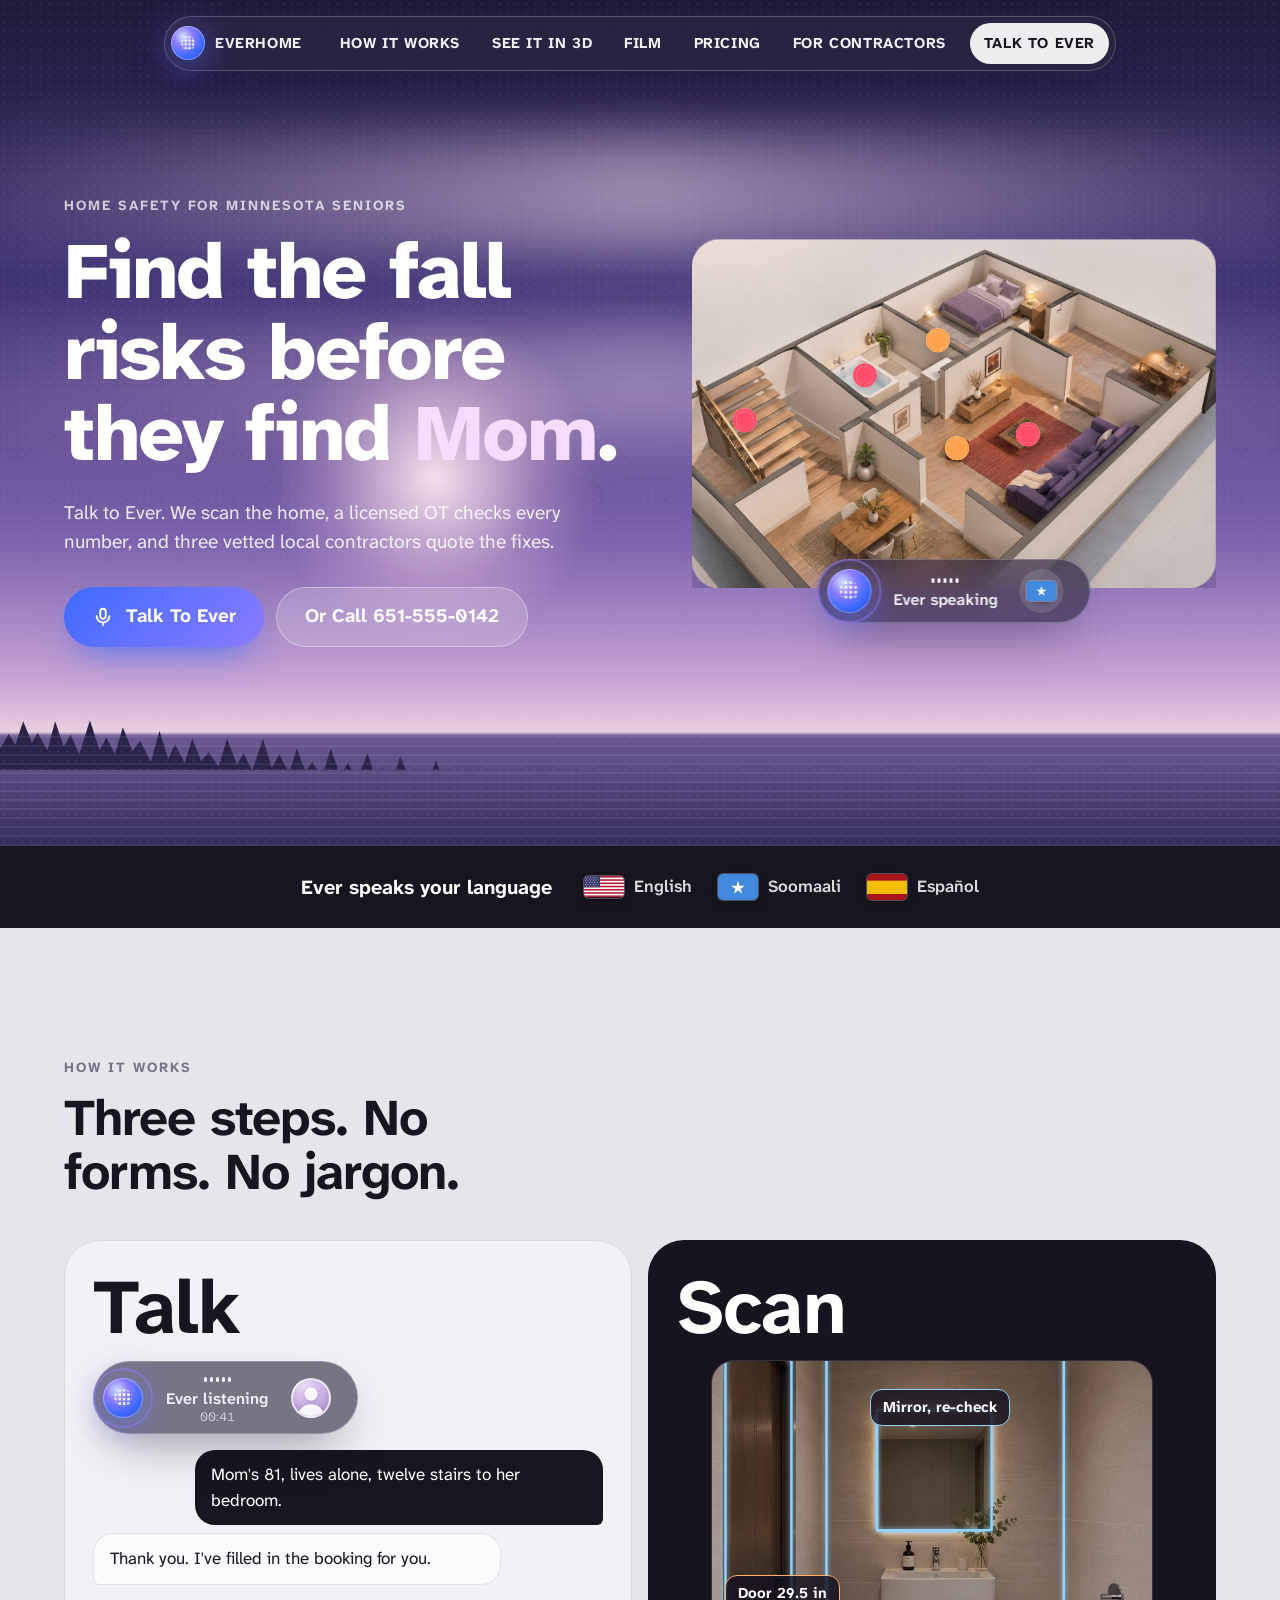
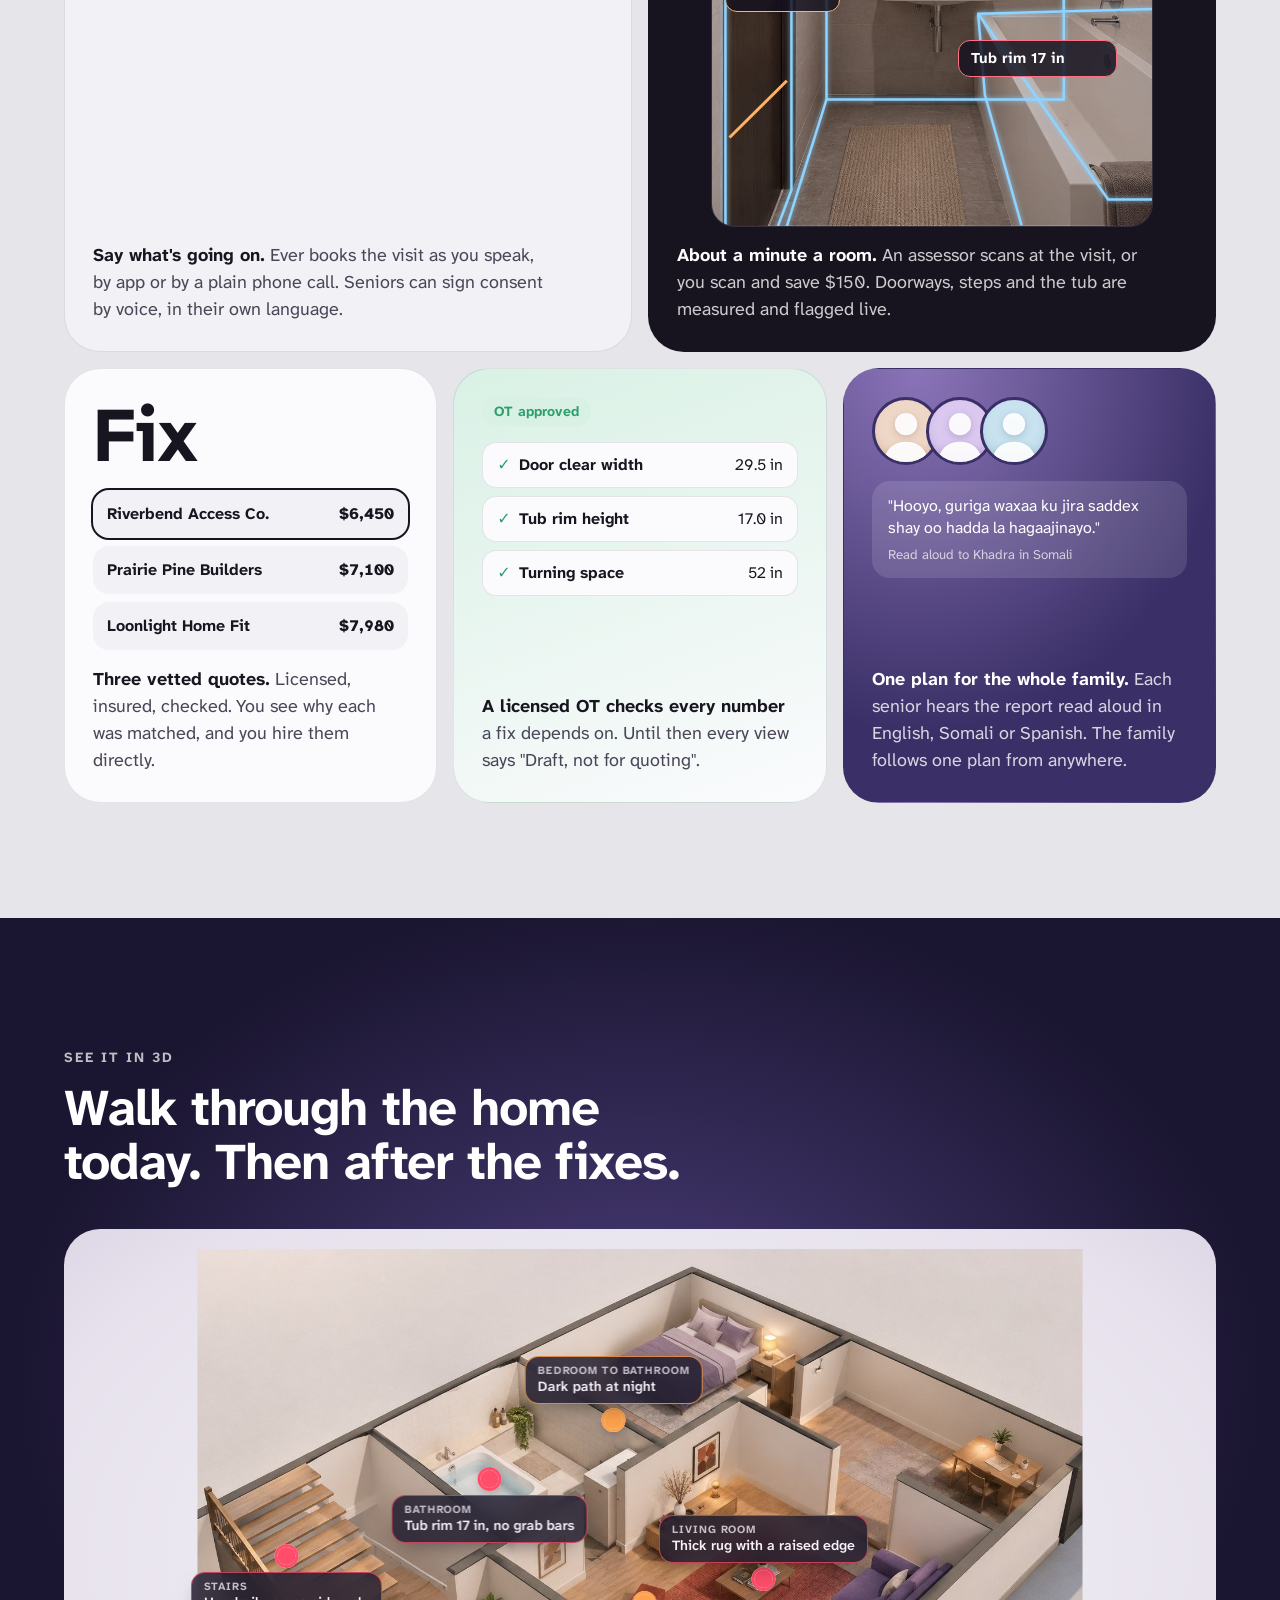
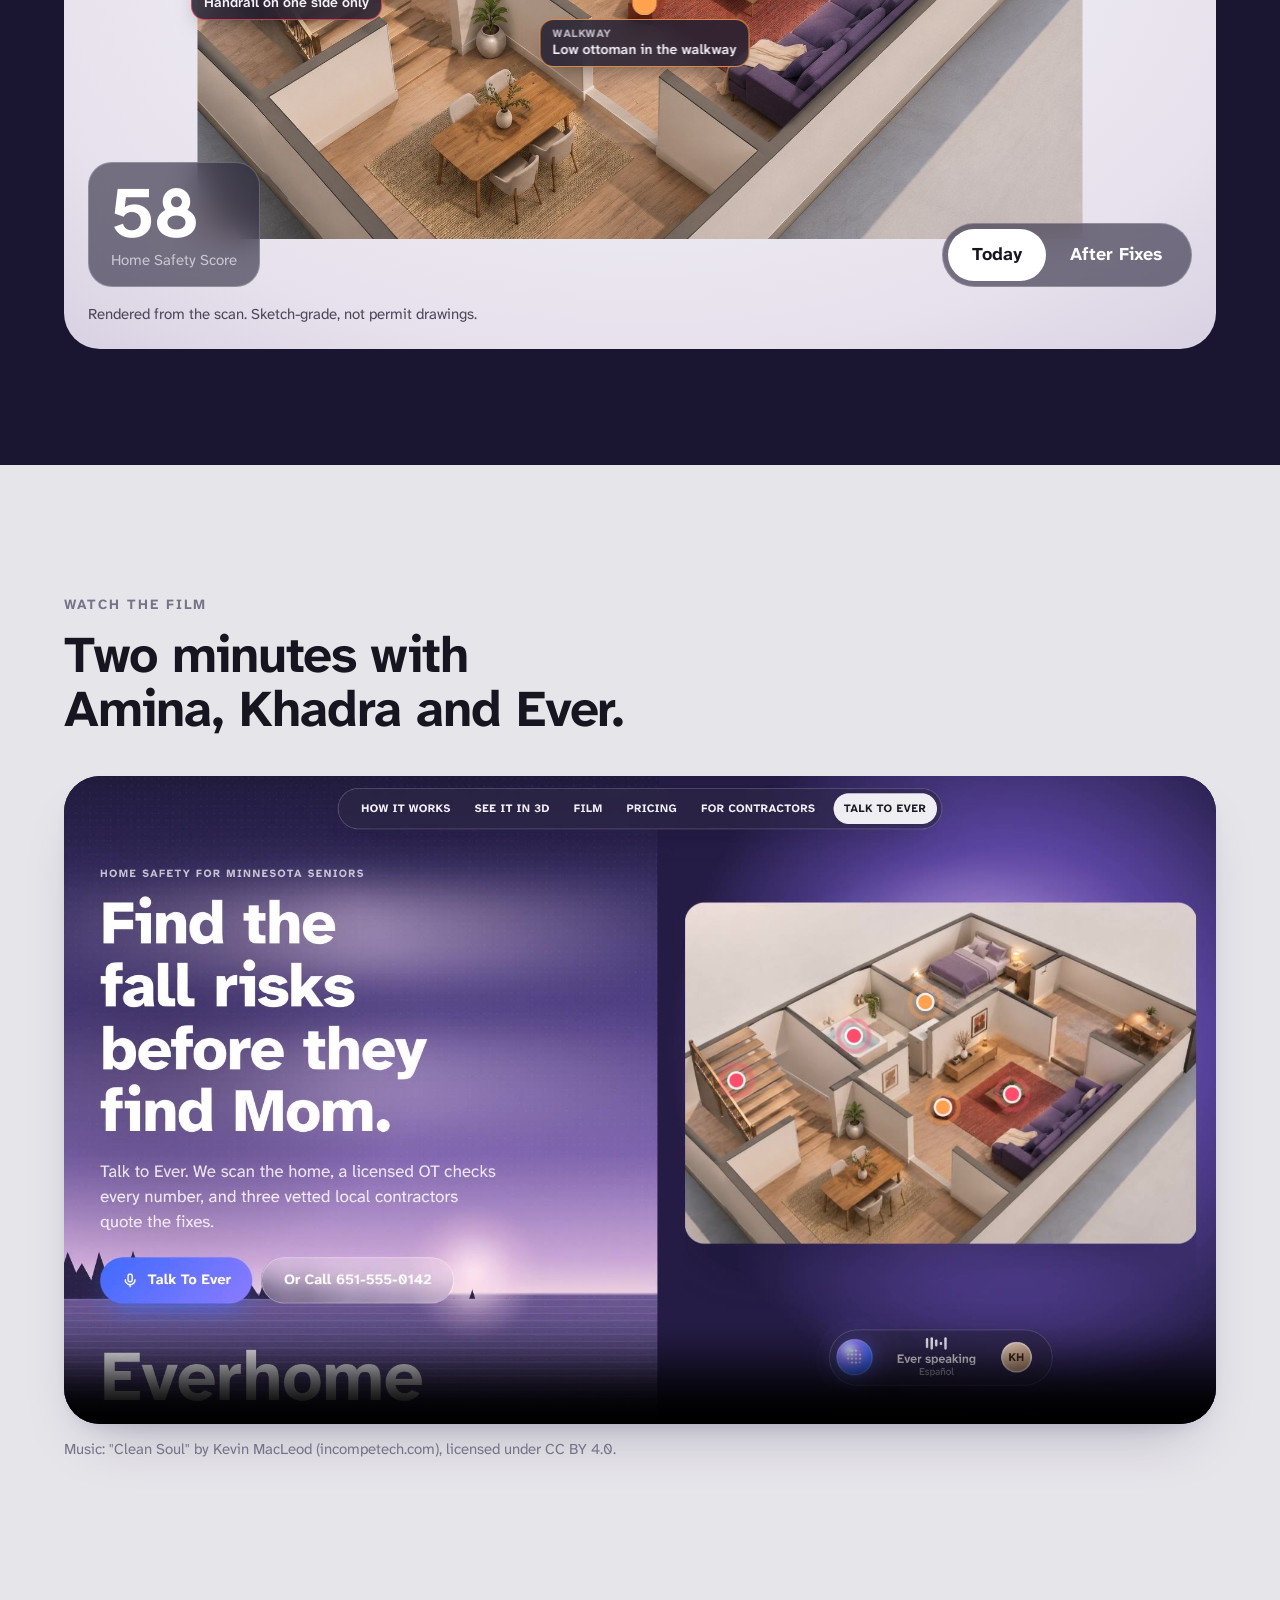
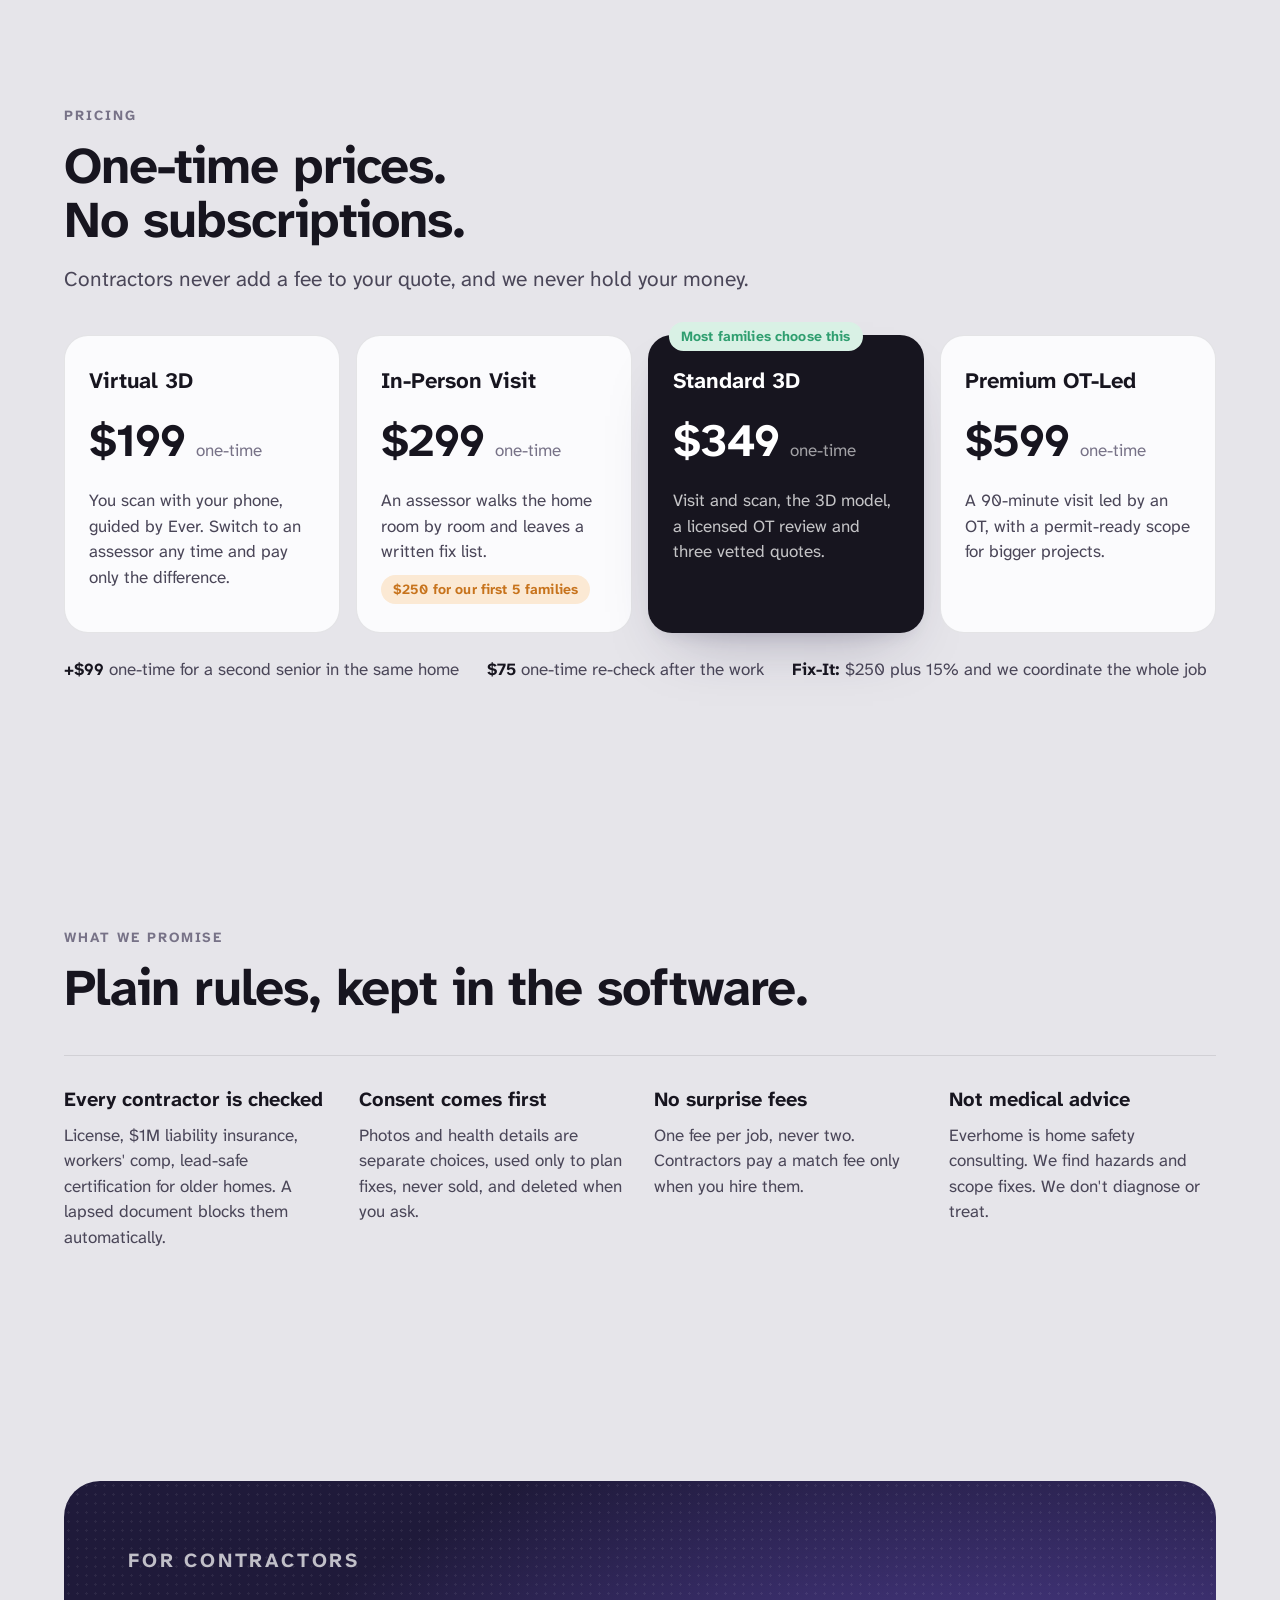
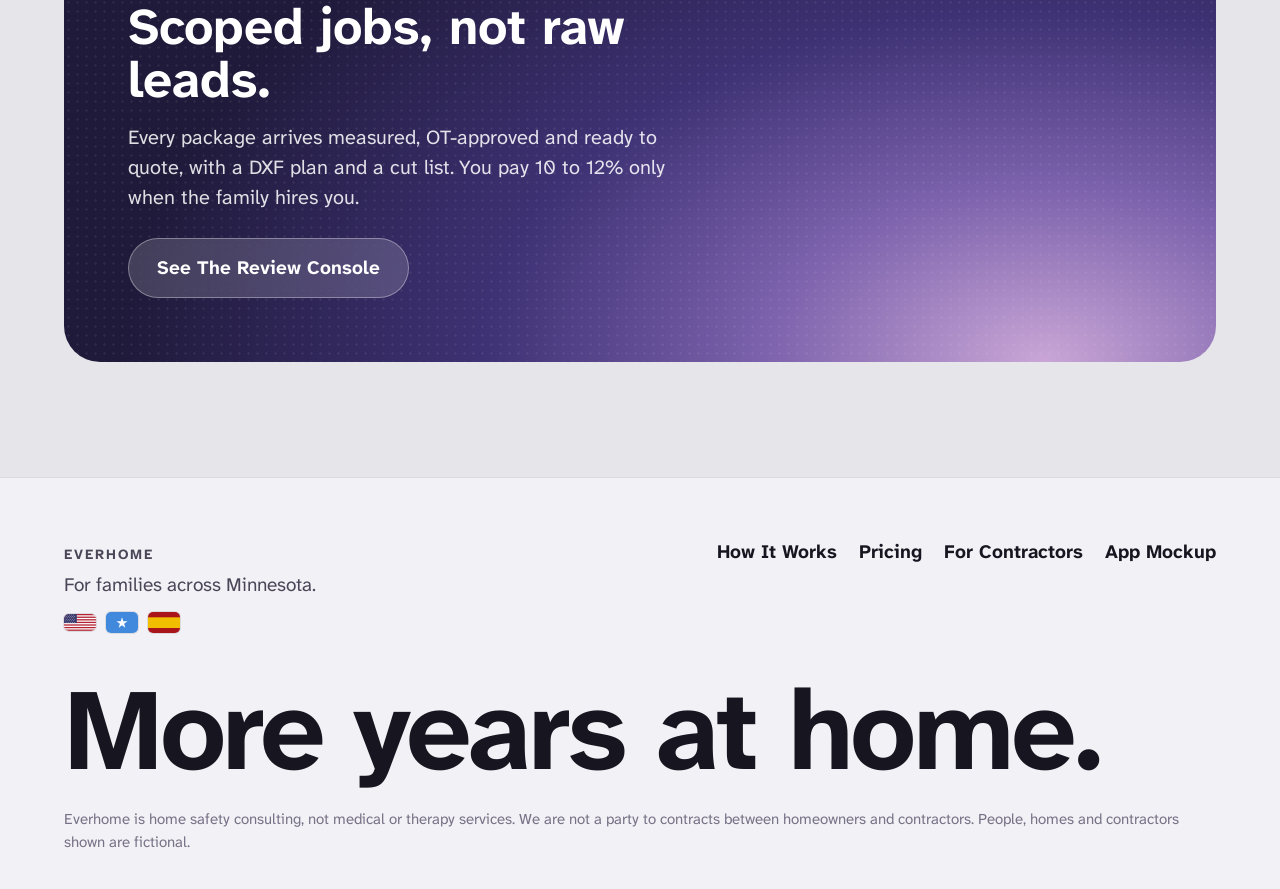
<file: everhome/index.html>
<!doctype html>
<html lang="en">
<head>
<meta charset="utf-8">
<meta name="viewport" content="width=device-width, initial-scale=1">
<title>Everhome</title>
<meta name="description" content="Everhome finds the fall risks in a Minnesota home, shows the fixes in 3D, and matches three vetted local contractors. Talk to Ever in English, Somali or Spanish.">
<link rel="icon" href="assets/favicon.svg">
<link rel="stylesheet" href="assets/css/everhome.css">
<link rel="stylesheet" href="assets/css/landing.css">
</head>
<body>
<header class="nav-wrap">
  <nav class="nav pill" aria-label="Main">
    <a class="nav-mark" href="#top"><span class="orb" style="--s:34px"></span><span>Everhome</span></a>
    <a href="#how">How It Works</a>
    <a href="#home3d">See It In 3D</a>
    <a href="#film">Film</a>
    <a href="#pricing">Pricing</a>
    <a href="#vendors">For Contractors</a>
    <a class="nav-cta" href="app/index.html">Talk To Ever</a>
  </nav>
</header>

<main id="top">
  <!-- Hero: one open dusk scene; the copy breathes, the home floats on the right -->
  <section class="hero dusk">
    <div class="streak" style="top:16%"></div><div class="streak" style="top:38%;opacity:.4"></div>
    <span class="sun"></span>
    <svg class="pines" viewBox="0 0 1200 140" preserveAspectRatio="none" aria-hidden="true"><path fill="#2a2347" d="M0 140V96l18-30 14 22 16-48 18 44 12-20 20 36 16-60 18 52 14-24 18 40 22-70 20 62 14-26 18 34 16-56 20 50 16-22 22 44 18-64 18 58 14-30 20 38 16-50 18 46 16-18 20 30 18-58 20 54 14-24 18 36 22-66 18 60 16-28 20 40 16-52 18 48 14-20 20 34 18-62 20 56 16-26 18 38 22-58 18 52 14-22 20 30 16-54 20 50 16-24 18 42 20-60 18 56 16-30 22 40 16-48 18 44 14-18 20 34 18-56 20 52 16-26 18 38 22-64 18 58 16-28 20 36 16-50 18 46 14-22 20 32 18-60 20 54 16-24 18 40 22-56 18 50V140z"/></svg>
    <div class="reflect"></div>
    <div class="dotgrid" style="position:absolute;inset:0;opacity:.3"></div>
    <div class="hero-in">
      <div class="hero-copy">
        <p class="eyebrow light">Home safety for Minnesota seniors</p>
        <h1>Find the fall risks before they find <span class="rot" id="rot" aria-live="polite">Mom</span>.</h1>
        <p class="sub">Talk to Ever. We scan the home, a licensed OT checks every number, and three vetted local contractors quote the fixes.</p>
        <div class="cta-row"><a class="btn btn-orb" href="app/index.html"><svg viewBox="0 0 24 24" fill="none" stroke="currentColor" stroke-width="2" stroke-linecap="round" aria-hidden="true"><rect x="9" y="3" width="6" height="11" rx="3"/><path d="M5 11a7 7 0 0 0 14 0M12 18v3"/></svg>Talk To Ever</a><span class="btn btn-glass">Or Call 651-555-0142</span></div>
      </div>
      <div class="hero-visual">
        <div class="hero-house" id="hero-house" aria-label="Rendered model of a scanned home with its fall risks marked"></div>
        <div class="hero-pill pill"><span class="orb live" style="--s:44px"></span><span class="meta"><span class="wave" aria-hidden="true"><i></i><i></i><i></i><i></i><i></i></span><b>Ever speaking</b></span><span class="hero-flag" id="hero-flag"><svg class="flag" viewBox="0 0 30 20" role="img" aria-label="Somali flag"><rect width="30" height="20" fill="#4189dd"/><polygon fill="#fff" points="15.00,5.00 16.21,8.73 20.14,8.73 16.96,11.04 18.17,14.77 15.00,12.46 11.83,14.77 13.04,11.04 9.86,8.73 13.79,8.73"/></svg></span></div>
      </div>
    </div>
  </section>

  <!-- Languages -->
  <section class="langs-band" aria-label="Languages Ever speaks">
    <p>Ever speaks your language</p>
    <ul class="flags"><li><svg class="flag" viewBox="0 0 38 20" role="img" aria-label="United States flag"><rect width="38" height="20" fill="#fff"/><g fill="#b22234"><rect y="0.00" width="38" height="1.54"/><rect y="3.08" width="38" height="1.54"/><rect y="6.15" width="38" height="1.54"/><rect y="9.23" width="38" height="1.54"/><rect y="12.31" width="38" height="1.54"/><rect y="15.38" width="38" height="1.54"/><rect y="18.46" width="38" height="1.54"/></g><rect width="15.2" height="10.77" fill="#3c3b6e"/><g fill="#fff"><circle cx="1.30" cy="1.10" r="0.42"/><circle cx="3.80" cy="1.10" r="0.42"/><circle cx="6.30" cy="1.10" r="0.42"/><circle cx="8.80" cy="1.10" r="0.42"/><circle cx="11.30" cy="1.10" r="0.42"/><circle cx="2.55" cy="2.85" r="0.42"/><circle cx="5.05" cy="2.85" r="0.42"/><circle cx="7.55" cy="2.85" r="0.42"/><circle cx="10.05" cy="2.85" r="0.42"/><circle cx="12.55" cy="2.85" r="0.42"/><circle cx="1.30" cy="4.60" r="0.42"/><circle cx="3.80" cy="4.60" r="0.42"/><circle cx="6.30" cy="4.60" r="0.42"/><circle cx="8.80" cy="4.60" r="0.42"/><circle cx="11.30" cy="4.60" r="0.42"/><circle cx="2.55" cy="6.35" r="0.42"/><circle cx="5.05" cy="6.35" r="0.42"/><circle cx="7.55" cy="6.35" r="0.42"/><circle cx="10.05" cy="6.35" r="0.42"/><circle cx="12.55" cy="6.35" r="0.42"/><circle cx="1.30" cy="8.10" r="0.42"/><circle cx="3.80" cy="8.10" r="0.42"/><circle cx="6.30" cy="8.10" r="0.42"/><circle cx="8.80" cy="8.10" r="0.42"/><circle cx="11.30" cy="8.10" r="0.42"/><circle cx="2.55" cy="9.85" r="0.42"/><circle cx="5.05" cy="9.85" r="0.42"/><circle cx="7.55" cy="9.85" r="0.42"/><circle cx="10.05" cy="9.85" r="0.42"/><circle cx="12.55" cy="9.85" r="0.42"/></g></svg><span>English</span></li><li><svg class="flag" viewBox="0 0 30 20" role="img" aria-label="Somali flag"><rect width="30" height="20" fill="#4189dd"/><polygon fill="#fff" points="15.00,5.00 16.21,8.73 20.14,8.73 16.96,11.04 18.17,14.77 15.00,12.46 11.83,14.77 13.04,11.04 9.86,8.73 13.79,8.73"/></svg><span lang="so">Soomaali</span></li><li><svg class="flag" viewBox="0 0 30 20" role="img" aria-label="Spanish flag"><rect width="30" height="20" fill="#aa151b"/><rect y="5" width="30" height="10" fill="#f1bf00"/></svg><span lang="es">Español</span></li></ul>
  </section>

  <!-- How it works: bento like the reference board -->
  <section id="how" class="sec">
    <div class="sec-head"><p class="eyebrow">How It Works</p><h2>Three steps. No forms. No jargon.</h2></div>
    <div class="bento">
      <article class="b b-talk dotgrid-ink">
        <span class="dots big">Talk</span>
        <div class="b-pill pill"><span class="orb live" style="--s:40px"></span><span class="meta"><span class="wave" aria-hidden="true"><i></i><i></i><i></i><i></i><i></i></span><b>Ever listening</b><small>00:41</small></span><span class="who avatar" style="--h:268" role="img" aria-label="Amina"><svg viewBox="0 0 64 64" aria-hidden="true"><circle cx="32" cy="25" r="11.5"/><path d="M9 64c1.5-13.5 10.5-21 23-21s21.5 7.5 23 21z"/></svg></span></div>
        <div class="b-chat"><p class="me">Mom's 81, lives alone, twelve stairs to her bedroom.</p><p class="ever">Thank you. I've filled in the booking for you.</p></div>
        <p class="b-txt"><b>Say what's going on.</b> Ever books the visit as you speak, by app or by a plain phone call. Seniors can sign consent by voice, in their own language.</p>
      </article>
      <article class="b b-scan">
        <span class="dots big light">Scan</span>
        <div class="b-scan-art" aria-hidden="true">
          <div class="scan-frame">
            <svg viewBox="0 450 853 900" preserveAspectRatio="xMidYMid slice">
              <image href="assets/img/bathroom.jpg" x="0" y="0" width="853" height="1844" preserveAspectRatio="none"/>
              <rect x="0" y="450" width="853" height="900" fill="#0f0c18" opacity=".22"/>
              <g class="wire" fill="none" stroke="#8fd3ff" stroke-width="2.5" stroke-linejoin="round">
                <polygon points="222,406 682,406 682,1106 222,1106" vector-effect="non-scaling-stroke"/>
                <polyline points="222,1106 26,1733" vector-effect="non-scaling-stroke"/>
                <polygon points="26,249 154,452 154,1282 26,1623" vector-effect="non-scaling-stroke"/>
                <polygon points="320,546 542,546 542,778 320,778" vector-effect="non-scaling-stroke"/>
                <polyline points="853,931 516,940 768,1300 853,1300" vector-effect="non-scaling-stroke"/>
                <polyline points="516,940 529,1097 600,1350" vector-effect="non-scaling-stroke"/>
              </g>
              <line x1="34" y1="1180" x2="145" y2="1070" stroke="#ffb067" stroke-width="3" vector-effect="non-scaling-stroke"/>
            </svg>
            <span class="chip warn" style="left:3%;top:46%">Door 29.5 in</span>
            <span class="chip" style="left:36%;top:6%">Mirror, re-check</span>
            <span class="chip risk" style="left:56%;top:60%">Tub rim 17 in</span>
          </div>
        </div>
        <p class="b-txt light"><b>About a minute a room.</b> An assessor scans at the visit, or you scan and save $150. Doorways, steps and the tub are measured and flagged live.</p>
      </article>
      <article class="b b-fix">
        <span class="dots big">Fix</span>
        <div class="b-quotes"><div class="bq best"><b>Riverbend Access Co.</b><span>$6,450</span></div><div class="bq"><b>Prairie Pine Builders</b><span>$7,100</span></div><div class="bq"><b>Loonlight Home Fit</b><span>$7,980</span></div></div>
        <p class="b-txt"><b>Three vetted quotes.</b> Licensed, insured, checked. You see why each was matched, and you hire them directly.</p>
      </article>
      <article class="b b-ot">
        <span class="tag tag-good">OT approved</span>
        <ul class="ot-list"><li><b>Door clear width</b><span>29.5 in</span></li><li><b>Tub rim height</b><span>17.0 in</span></li><li><b>Turning space</b><span>52 in</span></li></ul>
        <p class="b-txt"><b>A licensed OT checks every number</b> a fix depends on. Until then every view says "Draft, not for quoting".</p>
      </article>
      <article class="b b-family">
        <div class="fam"><span class="avatar" style="--h:24" role="img" aria-label="Khadra"><svg viewBox="0 0 64 64" aria-hidden="true"><circle cx="32" cy="25" r="11.5"/><path d="M9 64c1.5-13.5 10.5-21 23-21s21.5 7.5 23 21z"/></svg></span><span class="avatar" style="--h:268" role="img" aria-label="Amina"><svg viewBox="0 0 64 64" aria-hidden="true"><circle cx="32" cy="25" r="11.5"/><path d="M9 64c1.5-13.5 10.5-21 23-21s21.5 7.5 23 21z"/></svg></span><span class="avatar" style="--h:200" role="img" aria-label="Hassan"><svg viewBox="0 0 64 64" aria-hidden="true"><circle cx="32" cy="25" r="11.5"/><path d="M9 64c1.5-13.5 10.5-21 23-21s21.5 7.5 23 21z"/></svg></span></div>
        <p class="lis" lang="so">"Hooyo, guriga waxaa ku jira saddex shay oo hadda la hagaajinayo."<small>Read aloud to Khadra in Somali</small></p>
        <p class="b-txt"><b>One plan for the whole family.</b> Each senior hears the report read aloud in English, Somali or Spanish. The family follows one plan from anywhere.</p>
      </article>
    </div>
  </section>

  <!-- 3D -->
  <section id="home3d" class="sec dark-sec">
    <div class="sec-head light"><p class="eyebrow light">See It In 3D</p><h2>Walk through the home today. Then after the fixes.</h2></div>
    <div class="h3d-stage">
      <div class="h3d" id="land-house" aria-label="Rendered model of the home, today and after the fixes"></div>
      <div class="h3d-ui">
        <div class="score-big"><span class="dots" id="land-score">58</span><small>Home Safety Score</small></div>
        <div class="seg-l" role="tablist" aria-label="Show the home"><button role="tab" aria-selected="true" data-mode="today">Today</button><button role="tab" aria-selected="false" data-mode="after">After Fixes</button></div>
        <p class="h3d-note">Rendered from the scan. Sketch-grade, not permit drawings.</p>
      </div>
    </div>
  </section>

  <!-- Film -->
  <section id="film" class="sec film-sec">
    <div class="sec-head"><p class="eyebrow">Watch The Film</p><h2>Two minutes with Amina, Khadra and Ever.</h2></div>
    <div class="film-frame"><video controls playsinline preload="metadata" poster="film/everhome-poster.jpg"><source src="film/everhome-film.mp4" type="video/mp4"></video></div>
    <p class="credit">Music: "Clean Soul" by Kevin MacLeod (incompetech.com), licensed under CC BY 4.0.</p>
  </section>

  <!-- Pricing -->
  <section id="pricing" class="sec">
    <div class="sec-head"><p class="eyebrow">Pricing</p><h2>One-time prices. No subscriptions.</h2><p class="lead">Contractors never add a fee to your quote, and we never hold your money.</p></div>
    <div class="prices">
      <article class="pc"><h3>Virtual 3D</h3><p class="amt"><b>$199</b> one-time</p><p>You scan with your phone, guided by Ever. Switch to an assessor any time and pay only the difference.</p></article>
      <article class="pc"><h3>In-Person Visit</h3><p class="amt"><b>$299</b> one-time</p><p>An assessor walks the home room by room and leaves a written fix list. <span class="tag tag-warn">$250 for our first 5 families</span></p></article>
      <article class="pc hl"><span class="tag tag-good">Most families choose this</span><h3>Standard 3D</h3><p class="amt"><b>$349</b> one-time</p><p>Visit and scan, the 3D model, a licensed OT review and three vetted quotes.</p></article>
      <article class="pc"><h3>Premium OT-Led</h3><p class="amt"><b>$599</b> one-time</p><p>A 90-minute visit led by an OT, with a permit-ready scope for bigger projects.</p></article>
    </div>
    <ul class="extras"><li><b>+$99</b> one-time for a second senior in the same home</li><li><b>$75</b> one-time re-check after the work</li><li><b>Fix-It:</b> $250 plus 15% and we coordinate the whole job</li></ul>
  </section>

  <!-- Trust -->
  <section class="sec trust">
    <div class="sec-head"><p class="eyebrow">What We Promise</p><h2>Plain rules, kept in the software.</h2></div>
    <div class="trust-grid">
      <div><b>Every contractor is checked</b><p>License, $1M liability insurance, workers' comp, lead-safe certification for older homes. A lapsed document blocks them automatically.</p></div>
      <div><b>Consent comes first</b><p>Photos and health details are separate choices, used only to plan fixes, never sold, and deleted when you ask.</p></div>
      <div><b>No surprise fees</b><p>One fee per job, never two. Contractors pay a match fee only when you hire them.</p></div>
      <div><b>Not medical advice</b><p>Everhome is home safety consulting. We find hazards and scope fixes. We don't diagnose or treat.</p></div>
    </div>
  </section>

  <!-- Vendors -->
  <section id="vendors" class="sec vend">
    <div class="vend-card dusk">
      <div class="dotgrid" style="position:absolute;inset:0;opacity:.35"></div>
      <div class="vend-in">
        <p class="eyebrow light">For Contractors</p>
        <h2>Scoped jobs, not raw leads.</h2>
        <p>Every package arrives measured, OT-approved and ready to quote, with a DXF plan and a cut list. You pay 10 to 12% only when the family hires you.</p>
        <a class="btn btn-glass" href="app/index.html#console">See The Review Console</a>
      </div>
    </div>
  </section>
</main>

<footer class="foot">
  <div class="foot-top">
    <div><p class="eyebrow">Everhome</p><p>For families across Minnesota.</p><ul class="flags small" aria-label="Languages"><li><svg class="flag" viewBox="0 0 38 20" role="img" aria-label="United States flag"><rect width="38" height="20" fill="#fff"/><g fill="#b22234"><rect y="0.00" width="38" height="1.54"/><rect y="3.08" width="38" height="1.54"/><rect y="6.15" width="38" height="1.54"/><rect y="9.23" width="38" height="1.54"/><rect y="12.31" width="38" height="1.54"/><rect y="15.38" width="38" height="1.54"/><rect y="18.46" width="38" height="1.54"/></g><rect width="15.2" height="10.77" fill="#3c3b6e"/><g fill="#fff"><circle cx="1.30" cy="1.10" r="0.42"/><circle cx="3.80" cy="1.10" r="0.42"/><circle cx="6.30" cy="1.10" r="0.42"/><circle cx="8.80" cy="1.10" r="0.42"/><circle cx="11.30" cy="1.10" r="0.42"/><circle cx="2.55" cy="2.85" r="0.42"/><circle cx="5.05" cy="2.85" r="0.42"/><circle cx="7.55" cy="2.85" r="0.42"/><circle cx="10.05" cy="2.85" r="0.42"/><circle cx="12.55" cy="2.85" r="0.42"/><circle cx="1.30" cy="4.60" r="0.42"/><circle cx="3.80" cy="4.60" r="0.42"/><circle cx="6.30" cy="4.60" r="0.42"/><circle cx="8.80" cy="4.60" r="0.42"/><circle cx="11.30" cy="4.60" r="0.42"/><circle cx="2.55" cy="6.35" r="0.42"/><circle cx="5.05" cy="6.35" r="0.42"/><circle cx="7.55" cy="6.35" r="0.42"/><circle cx="10.05" cy="6.35" r="0.42"/><circle cx="12.55" cy="6.35" r="0.42"/><circle cx="1.30" cy="8.10" r="0.42"/><circle cx="3.80" cy="8.10" r="0.42"/><circle cx="6.30" cy="8.10" r="0.42"/><circle cx="8.80" cy="8.10" r="0.42"/><circle cx="11.30" cy="8.10" r="0.42"/><circle cx="2.55" cy="9.85" r="0.42"/><circle cx="5.05" cy="9.85" r="0.42"/><circle cx="7.55" cy="9.85" r="0.42"/><circle cx="10.05" cy="9.85" r="0.42"/><circle cx="12.55" cy="9.85" r="0.42"/></g></svg></li><li><svg class="flag" viewBox="0 0 30 20" role="img" aria-label="Somali flag"><rect width="30" height="20" fill="#4189dd"/><polygon fill="#fff" points="15.00,5.00 16.21,8.73 20.14,8.73 16.96,11.04 18.17,14.77 15.00,12.46 11.83,14.77 13.04,11.04 9.86,8.73 13.79,8.73"/></svg></li><li><svg class="flag" viewBox="0 0 30 20" role="img" aria-label="Spanish flag"><rect width="30" height="20" fill="#aa151b"/><rect y="5" width="30" height="10" fill="#f1bf00"/></svg></li></ul></div>
    <nav aria-label="Footer"><a href="#how">How It Works</a><a href="#pricing">Pricing</a><a href="#vendors">For Contractors</a><a href="app/index.html">App Mockup</a></nav>
  </div>
  <p class="dots foot-word">More years at home.</p>
  <p class="legal">Everhome is home safety consulting, not medical or therapy services. We are not a party to contracts between homeowners and contractors. People, homes and contractors shown are fictional.</p>
</footer>
<script type="module" src="assets/js/landing.js"></script>
</body>
</html>
</file>
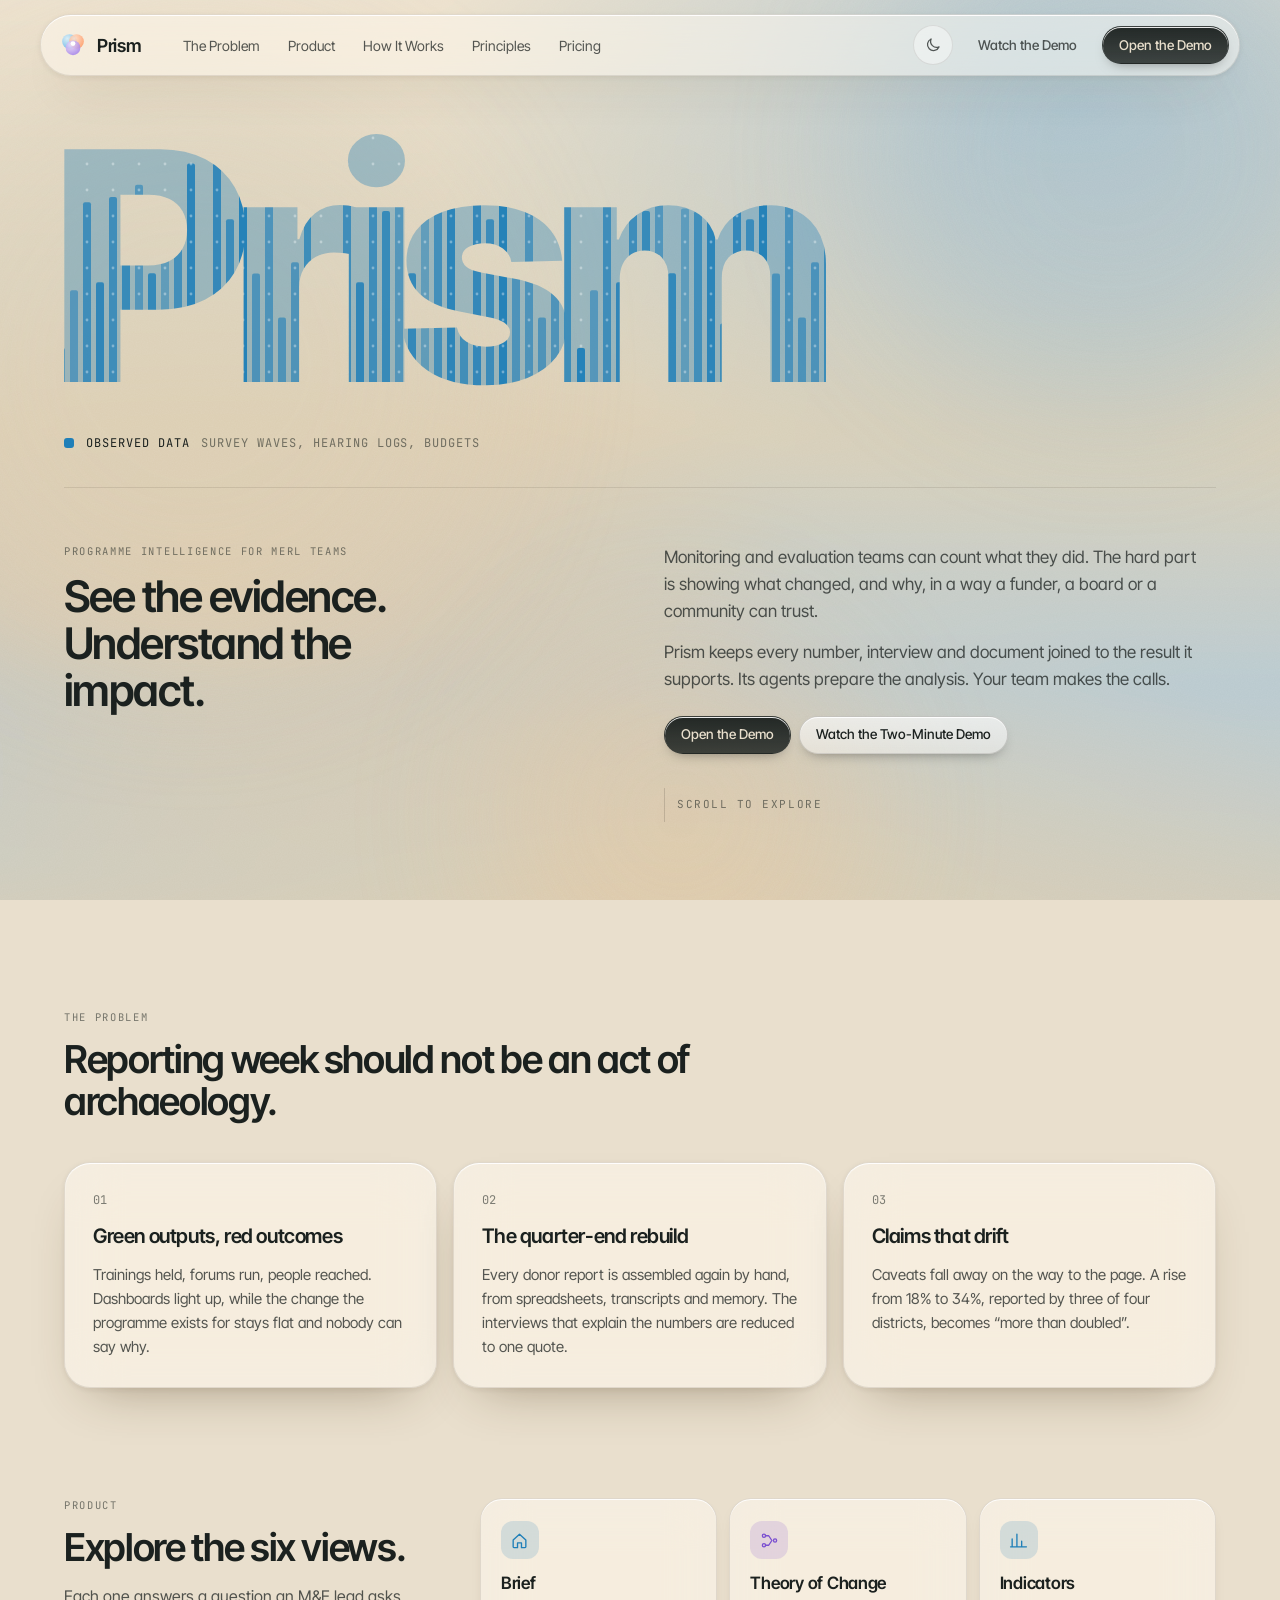
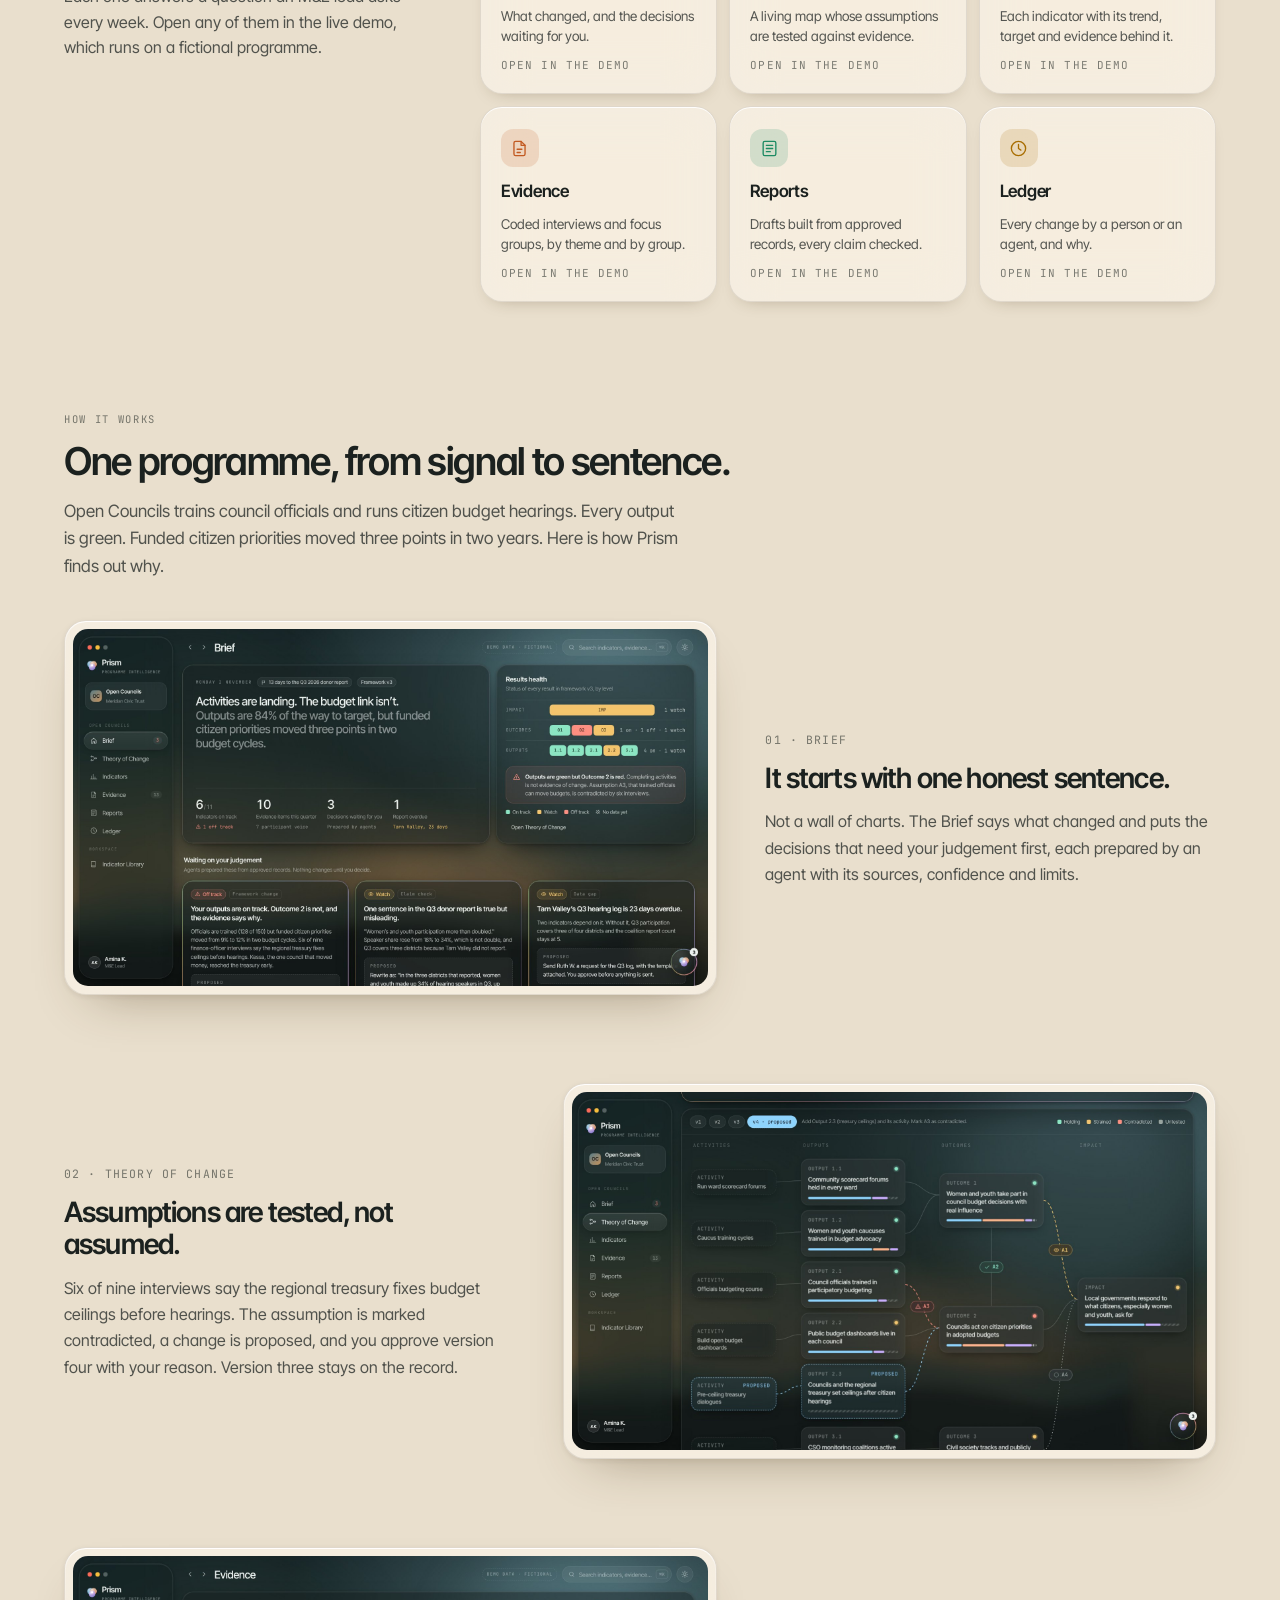
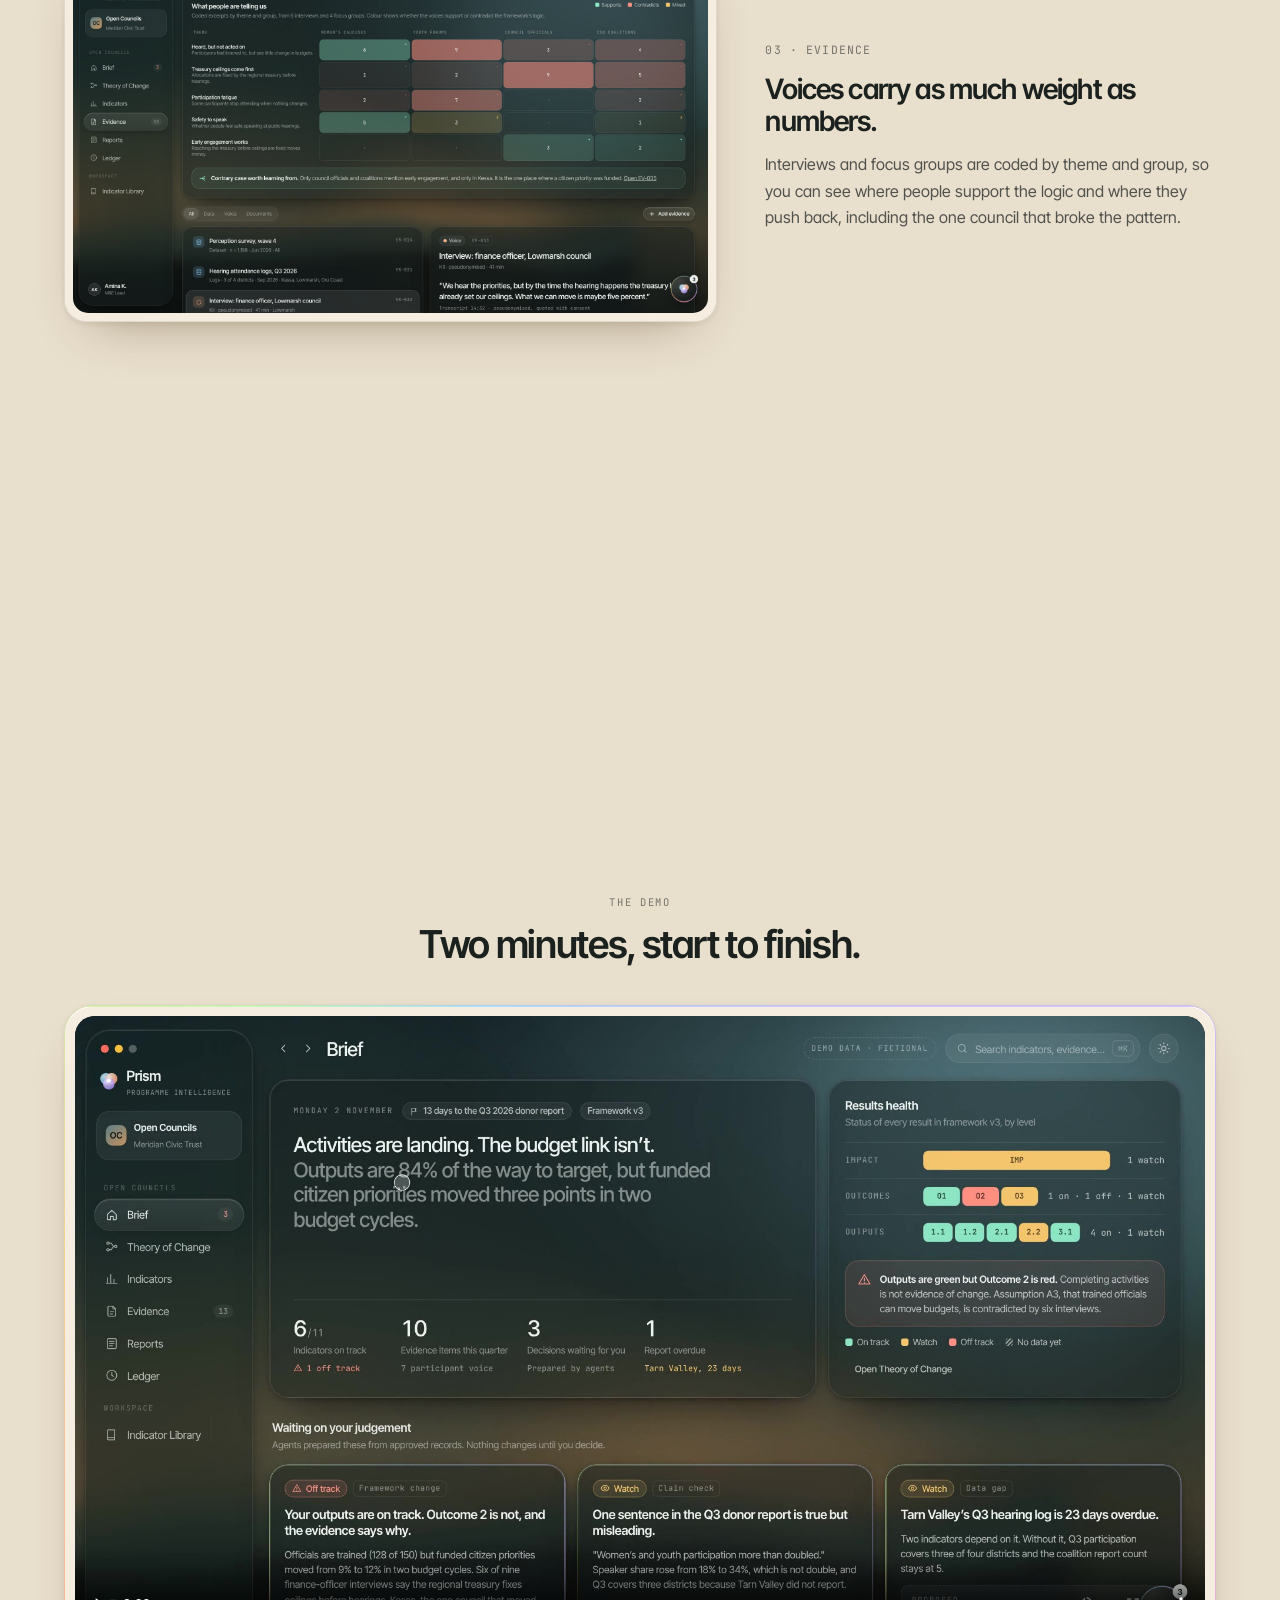
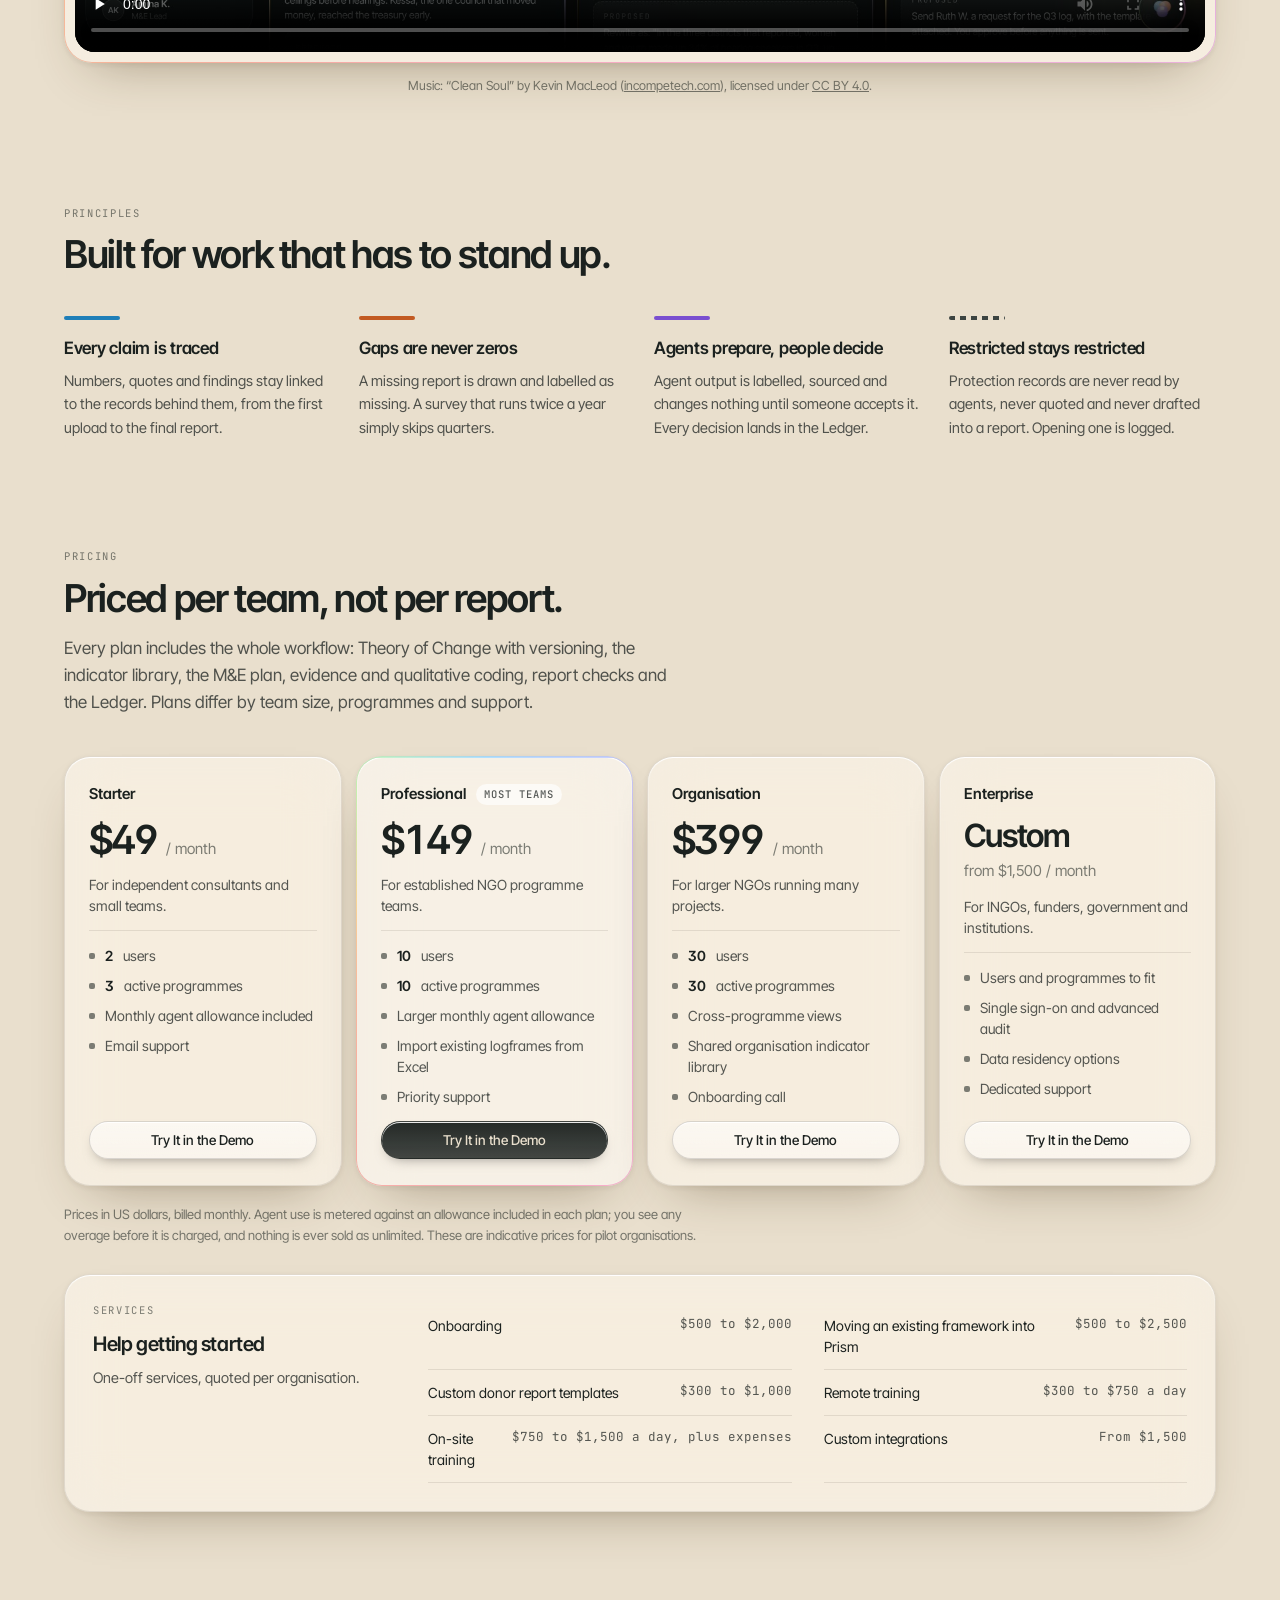
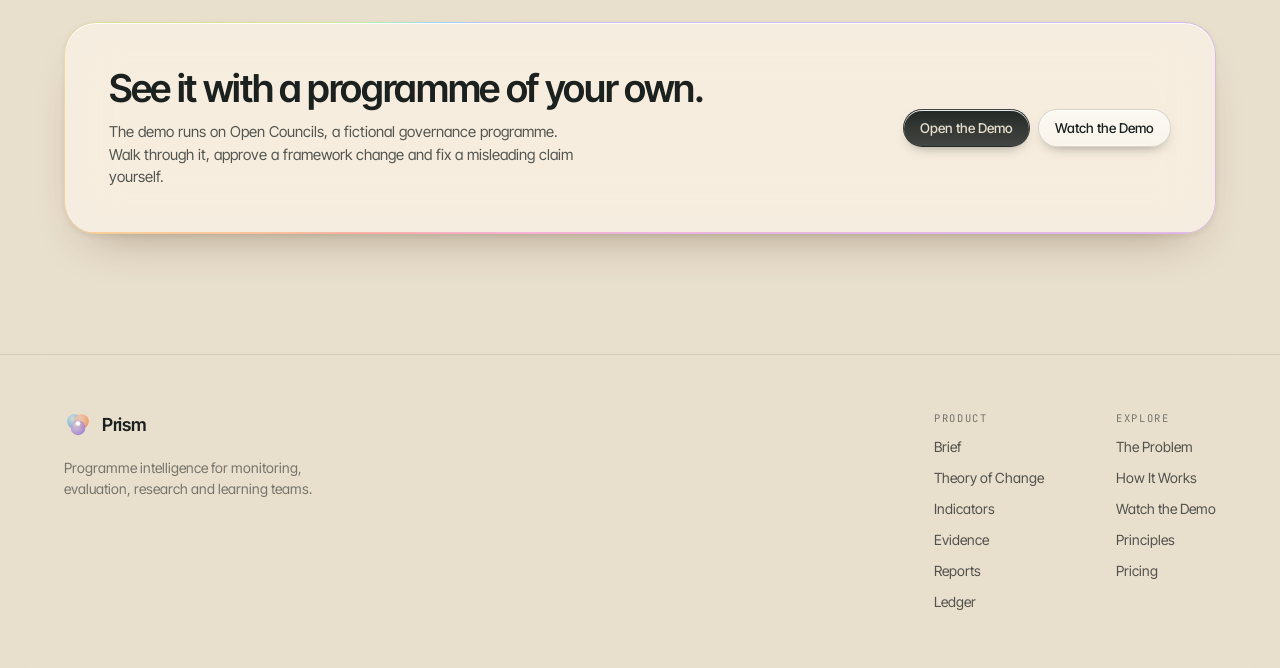
<file: prism/index.html>
<!doctype html>
<html lang="en" data-theme="day">
<head>
  <meta charset="utf-8">
  <meta name="viewport" content="width=device-width, initial-scale=1, viewport-fit=cover">
  <title>Prism · Programme Intelligence</title>
  <meta name="description" content="Prism turns field evidence into defensible findings for monitoring, evaluation and learning teams.">
  <meta name="theme-color" content="#e9dfcd">
  <link rel="icon" href="favicon.svg" type="image/svg+xml">
  <link rel="preconnect" href="https://fonts.googleapis.com">
  <link rel="preconnect" href="https://fonts.gstatic.com" crossorigin>
  <link href="https://fonts.googleapis.com/css2?family=Inter+Tight:wght@400;500;600;700;800&family=JetBrains+Mono:wght@400;500;600&display=swap" rel="stylesheet">
  <link rel="stylesheet" href="css/prism.css?v=8">
  <link rel="stylesheet" href="css/landing.css?v=4">
  <script>
    // Old demo links (#/brief, #/framework…) now live under app/
    if (location.hash.startsWith('#/')) location.replace('app/' + location.hash);
    try { var t = localStorage.getItem('prism-web-theme'); if (t) document.documentElement.dataset.theme = t; } catch (e) {}
  </script>
  <script type="module" src="js/landing.js?v=4"></script>
</head>
<body class="landing">
  <div class="atmos" aria-hidden="true">
    <div class="atmos__sky"></div>
    <div class="atmos__orb atmos__orb--1"></div><div class="atmos__orb atmos__orb--2"></div><div class="atmos__orb atmos__orb--3"></div>
    <div class="atmos__grain"></div>
  </div>

  <header class="lnav glass" id="top">
    <a class="lnav__brand" href="#top" aria-label="Prism home"><span class="lnav__mark" data-mark></span><span>Prism</span></a>
    <nav class="lnav__links" aria-label="Sections">
      <a href="#problem">The Problem</a>
      <a href="#product">Product</a>
      <a href="#story">How It Works</a>
      <a href="#principles">Principles</a>
      <a href="#pricing">Pricing</a>
    </nav>
    <div class="lnav__actions">
      <button class="iconbtn" type="button" id="theme" aria-label="Switch theme"></button>
      <a class="btn btn--ghost lnav__tour" href="#tour">Watch the Demo</a>
      <a class="btn btn--primary" href="app/">Open the Demo</a>
    </div>
  </header>

  <main>
    <!-- ============ Hero: the wordmark is a window onto the evidence ============ -->
    <section class="hero2" aria-labelledby="hero-title">
      <div class="word" aria-hidden="true">
        <span class="word__layer is-on" data-kind="observed">Prism</span>
        <span class="word__layer" data-kind="voice">Prism</span>
        <span class="word__layer" data-kind="document">Prism</span>
        <span class="word__layer" data-kind="spectrum">Prism</span>
      </div>
      <div class="word__caption" aria-hidden="true">
        <span class="word__dot"></span><span class="mono" id="wordKind">Observed data</span><span class="faint mono" id="wordNote">survey waves, hearing logs, budgets</span>
      </div>

      <div class="hero2__grid">
        <div>
          <div class="eyebrow">Programme intelligence for MERL teams</div>
          <h1 id="hero-title" class="hero2__title">See the evidence. Understand the impact.</h1>
        </div>
        <div class="hero2__copy">
          <p>Monitoring and evaluation teams can count what they did. The hard part is showing what changed, and why, in a way a funder, a board or a community can trust.</p>
          <p>Prism keeps every number, interview and document joined to the result it supports. Its agents prepare the analysis. Your team makes the calls.</p>
          <div class="btnrow" style="margin-top:22px">
            <a class="btn btn--primary" href="app/">Open the Demo</a>
            <a class="btn" href="#tour">Watch the Two-Minute Demo</a>
          </div>
          <a class="scrollcue" href="#problem"><span class="scrollcue__line"></span>Scroll to explore</a>
        </div>
      </div>
    </section>

    <!-- ============ The problem ============ -->
    <section class="lsec" id="problem" aria-labelledby="problem-h">
      <div class="lsec__head">
        <div class="eyebrow">The problem</div>
        <h2 id="problem-h" class="lsec__title">Reporting week should not be an act of archaeology.</h2>
      </div>
      <div class="problems">
        <article class="glass problem reveal">
          <span class="problem__n mono">01</span>
          <h3>Green outputs, red outcomes</h3>
          <p>Trainings held, forums run, people reached. Dashboards light up, while the change the programme exists for stays flat and nobody can say why.</p>
        </article>
        <article class="glass problem reveal">
          <span class="problem__n mono">02</span>
          <h3>The quarter-end rebuild</h3>
          <p>Every donor report is assembled again by hand, from spreadsheets, transcripts and memory. The interviews that explain the numbers are reduced to one quote.</p>
        </article>
        <article class="glass problem reveal">
          <span class="problem__n mono">03</span>
          <h3>Claims that drift</h3>
          <p>Caveats fall away on the way to the page. A rise from 18% to 34%, reported by three of four districts, becomes “more than doubled”.</p>
        </article>
      </div>
    </section>

    <!-- ============ Explore the product ============ -->
    <section class="lsec" id="product" aria-labelledby="product-h">
      <div class="explore">
        <div class="explore__intro">
          <div class="eyebrow">Product</div>
          <h2 id="product-h" class="lsec__title">Explore the six views.</h2>
          <p class="muted">Each one answers a question an M&amp;E lead asks every week. Open any of them in the live demo, which runs on a fictional programme.</p>
        </div>
        <div class="tiles" id="tiles"></div>
      </div>
    </section>

    <!-- ============ Story with product shots ============ -->
    <section class="lsec" id="story" aria-labelledby="story-h">
      <div class="lsec__head">
        <div class="eyebrow">How it works</div>
        <h2 id="story-h" class="lsec__title">One programme, from signal to sentence.</h2>
        <p class="muted lsec__lede">Open Councils trains council officials and runs citizen budget hearings. Every output is green. Funded citizen priorities moved three points in two years. Here is how Prism finds out why.</p>
      </div>
      <div class="story">
        <article class="chapter reveal">
          <figure class="shot glass"><img src="assets/shot-brief.jpg" alt="The Prism Brief: a one-sentence situation, results health by level, and decisions prepared by agents" loading="lazy" width="1920" height="1080"></figure>
          <div class="chapter__text">
            <span class="chapter__n mono">01 · Brief</span>
            <h3>It starts with one honest sentence.</h3>
            <p>Not a wall of charts. The Brief says what changed and puts the decisions that need your judgement first, each prepared by an agent with its sources, confidence and limits.</p>
          </div>
        </article>
        <article class="chapter chapter--flip reveal">
          <figure class="shot glass"><img src="assets/shot-toc.jpg" alt="Theory of Change map with assumption A3 marked contradicted and a proposed framework version 4" loading="lazy" width="1920" height="1080"></figure>
          <div class="chapter__text">
            <span class="chapter__n mono">02 · Theory of Change</span>
            <h3>Assumptions are tested, not assumed.</h3>
            <p>Six of nine interviews say the regional treasury fixes budget ceilings before hearings. The assumption is marked contradicted, a change is proposed, and you approve version four with your reason. Version three stays on the record.</p>
          </div>
        </article>
        <article class="chapter reveal">
          <figure class="shot glass"><img src="assets/shot-evidence.jpg" alt="Evidence view: coded excerpts by theme and group, showing where voices support or contradict the framework" loading="lazy" width="1920" height="1080"></figure>
          <div class="chapter__text">
            <span class="chapter__n mono">03 · Evidence</span>
            <h3>Voices carry as much weight as numbers.</h3>
            <p>Interviews and focus groups are coded by theme and group, so you can see where people support the logic and where they push back, including the one council that broke the pattern.</p>
          </div>
        </article>
        <article class="chapter chapter--flip reveal">
          <figure class="shot glass"><img src="assets/shot-report.jpg" alt="Report draft with a defensibility check flagging one misleading claim and offering a sourced rewrite" loading="lazy" width="1920" height="1080"></figure>
          <div class="chapter__text">
            <span class="chapter__n mono">04 · Reports</span>
            <h3>Every claim is checked before it ships.</h3>
            <p>The draft builds itself from approved records. Prism traces each sentence to its evidence, flags the ones that overreach, and keeps the report from going out for review until they are fixed.</p>
          </div>
        </article>
      </div>
    </section>

    <!-- ============ Tour video ============ -->
    <section class="lsec" id="tour" aria-labelledby="tour-h">
      <div class="lsec__head lsec__head--center">
        <div class="eyebrow">The demo</div>
        <h2 id="tour-h" class="lsec__title">Two minutes, start to finish.</h2>
      </div>
      <div class="tour glass refract">
        <video controls preload="none" playsinline poster="assets/tour-poster.jpg" width="1920" height="1080">
          <source src="assets/Prism-demo.mp4?v=2" type="video/mp4">
        </video>
      </div>
      <p class="tour__credit faint">Music: “Clean Soul” by Kevin MacLeod (<a href="https://incompetech.com">incompetech.com</a>), licensed under <a href="https://creativecommons.org/licenses/by/4.0/">CC BY 4.0</a>.</p>
    </section>

    <!-- ============ Principles ============ -->
    <section class="lsec" id="principles" aria-labelledby="principles-h">
      <div class="lsec__head">
        <div class="eyebrow">Principles</div>
        <h2 id="principles-h" class="lsec__title">Built for work that has to stand up.</h2>
      </div>
      <div class="principles">
        <div class="principle reveal"><span class="principle__bar" style="--c:var(--obs)"></span><h3>Every claim is traced</h3><p>Numbers, quotes and findings stay linked to the records behind them, from the first upload to the final report.</p></div>
        <div class="principle reveal"><span class="principle__bar" style="--c:var(--voice)"></span><h3>Gaps are never zeros</h3><p>A missing report is drawn and labelled as missing. A survey that runs twice a year simply skips quarters.</p></div>
        <div class="principle reveal"><span class="principle__bar" style="--c:var(--doc)"></span><h3>Agents prepare, people decide</h3><p>Agent output is labelled, sourced and changes nothing until someone accepts it. Every decision lands in the Ledger.</p></div>
        <div class="principle reveal"><span class="principle__bar principle__bar--agent"></span><h3>Restricted stays restricted</h3><p>Protection records are never read by agents, never quoted and never drafted into a report. Opening one is logged.</p></div>
      </div>
    </section>

    <!-- ============ Pricing ============ -->
    <section class="lsec" id="pricing" aria-labelledby="pricing-h">
      <div class="lsec__head">
        <div class="eyebrow">Pricing</div>
        <h2 id="pricing-h" class="lsec__title">Priced per team, not per report.</h2>
        <p class="muted lsec__lede">Every plan includes the whole workflow: Theory of Change with versioning, the indicator library, the M&amp;E plan, evidence and qualitative coding, report checks and the Ledger. Plans differ by team size, programmes and support.</p>
      </div>
      <div class="plans">
        <article class="plan glass reveal">
          <div class="plan__name">Starter</div>
          <div class="plan__price"><span class="plan__amt">$49</span><span class="faint">/ month</span></div>
          <p class="plan__for">For independent consultants and small teams.</p>
          <ul class="plan__list">
            <li><b>2</b> users</li><li><b>3</b> active programmes</li><li>Monthly agent allowance included</li><li>Email support</li>
          </ul>
          <a class="btn plan__cta" href="app/">Try It in the Demo</a>
        </article>
        <article class="plan plan--hi glass refract reveal">
          <div class="plan__name">Professional <span class="plan__tag mono">Most teams</span></div>
          <div class="plan__price"><span class="plan__amt">$149</span><span class="faint">/ month</span></div>
          <p class="plan__for">For established NGO programme teams.</p>
          <ul class="plan__list">
            <li><b>10</b> users</li><li><b>10</b> active programmes</li><li>Larger monthly agent allowance</li><li>Import existing logframes from Excel</li><li>Priority support</li>
          </ul>
          <a class="btn btn--primary plan__cta" href="app/">Try It in the Demo</a>
        </article>
        <article class="plan glass reveal">
          <div class="plan__name">Organisation</div>
          <div class="plan__price"><span class="plan__amt">$399</span><span class="faint">/ month</span></div>
          <p class="plan__for">For larger NGOs running many projects.</p>
          <ul class="plan__list">
            <li><b>30</b> users</li><li><b>30</b> active programmes</li><li>Cross-programme views</li><li>Shared organisation indicator library</li><li>Onboarding call</li>
          </ul>
          <a class="btn plan__cta" href="app/">Try It in the Demo</a>
        </article>
        <article class="plan glass reveal">
          <div class="plan__name">Enterprise</div>
          <div class="plan__price"><span class="plan__amt plan__amt--sm">Custom</span><span class="faint">from $1,500 / month</span></div>
          <p class="plan__for">For INGOs, funders, government and institutions.</p>
          <ul class="plan__list">
            <li>Users and programmes to fit</li><li>Single sign-on and advanced audit</li><li>Data residency options</li><li>Dedicated support</li>
          </ul>
          <a class="btn plan__cta" href="app/">Try It in the Demo</a>
        </article>
      </div>
      <p class="faint plan__note">Prices in US dollars, billed monthly. Agent use is metered against an allowance included in each plan; you see any overage before it is charged, and nothing is ever sold as unlimited. These are indicative prices for pilot organisations.</p>

      <div class="addons glass reveal">
        <div>
          <div class="eyebrow">Services</div>
          <h3 class="addons__title">Help getting started</h3>
          <p class="muted" style="margin-top:8px;font-size:14.5px">One-off services, quoted per organisation.</p>
        </div>
        <dl class="addons__list">
          <div><dt>Onboarding</dt><dd>$500 to $2,000</dd></div>
          <div><dt>Moving an existing framework into Prism</dt><dd>$500 to $2,500</dd></div>
          <div><dt>Custom donor report templates</dt><dd>$300 to $1,000</dd></div>
          <div><dt>Remote training</dt><dd>$300 to $750 a day</dd></div>
          <div><dt>On-site training</dt><dd>$750 to $1,500 a day, plus expenses</dd></div>
          <div><dt>Custom integrations</dt><dd>From $1,500</dd></div>
        </dl>
      </div>
    </section>

    <!-- ============ CTA ============ -->
    <section class="lsec">
      <div class="cta glass refract">
        <div>
          <h2 class="lsec__title" style="margin:0">See it with a programme of your own.</h2>
          <p class="muted" style="margin-top:12px;max-width:52ch">The demo runs on Open Councils, a fictional governance programme. Walk through it, approve a framework change and fix a misleading claim yourself.</p>
        </div>
        <div class="btnrow">
          <a class="btn btn--primary" href="app/">Open the Demo</a>
          <a class="btn" href="#tour">Watch the Demo</a>
        </div>
      </div>
    </section>
  </main>

  <footer class="lfoot">
    <div class="lfoot__inner">
      <div class="lfoot__brand">
        <a class="lnav__brand" href="#top"><span class="lnav__mark" data-mark></span><span>Prism</span></a>
        <p class="faint">Programme intelligence for monitoring, evaluation, research and learning teams.</p>
      </div>
      <div class="lfoot__cols">
        <div><div class="eyebrow">Product</div>
          <a href="app/#/brief">Brief</a><a href="app/#/framework">Theory of Change</a><a href="app/#/indicators">Indicators</a><a href="app/#/evidence">Evidence</a><a href="app/#/report">Reports</a><a href="app/#/ledger">Ledger</a></div>
        <div><div class="eyebrow">Explore</div>
          <a href="#problem">The Problem</a><a href="#story">How It Works</a><a href="#tour">Watch the Demo</a><a href="#principles">Principles</a><a href="#pricing">Pricing</a></div>
      </div>
    </div>
  </footer>
</body>
</html>
</file>
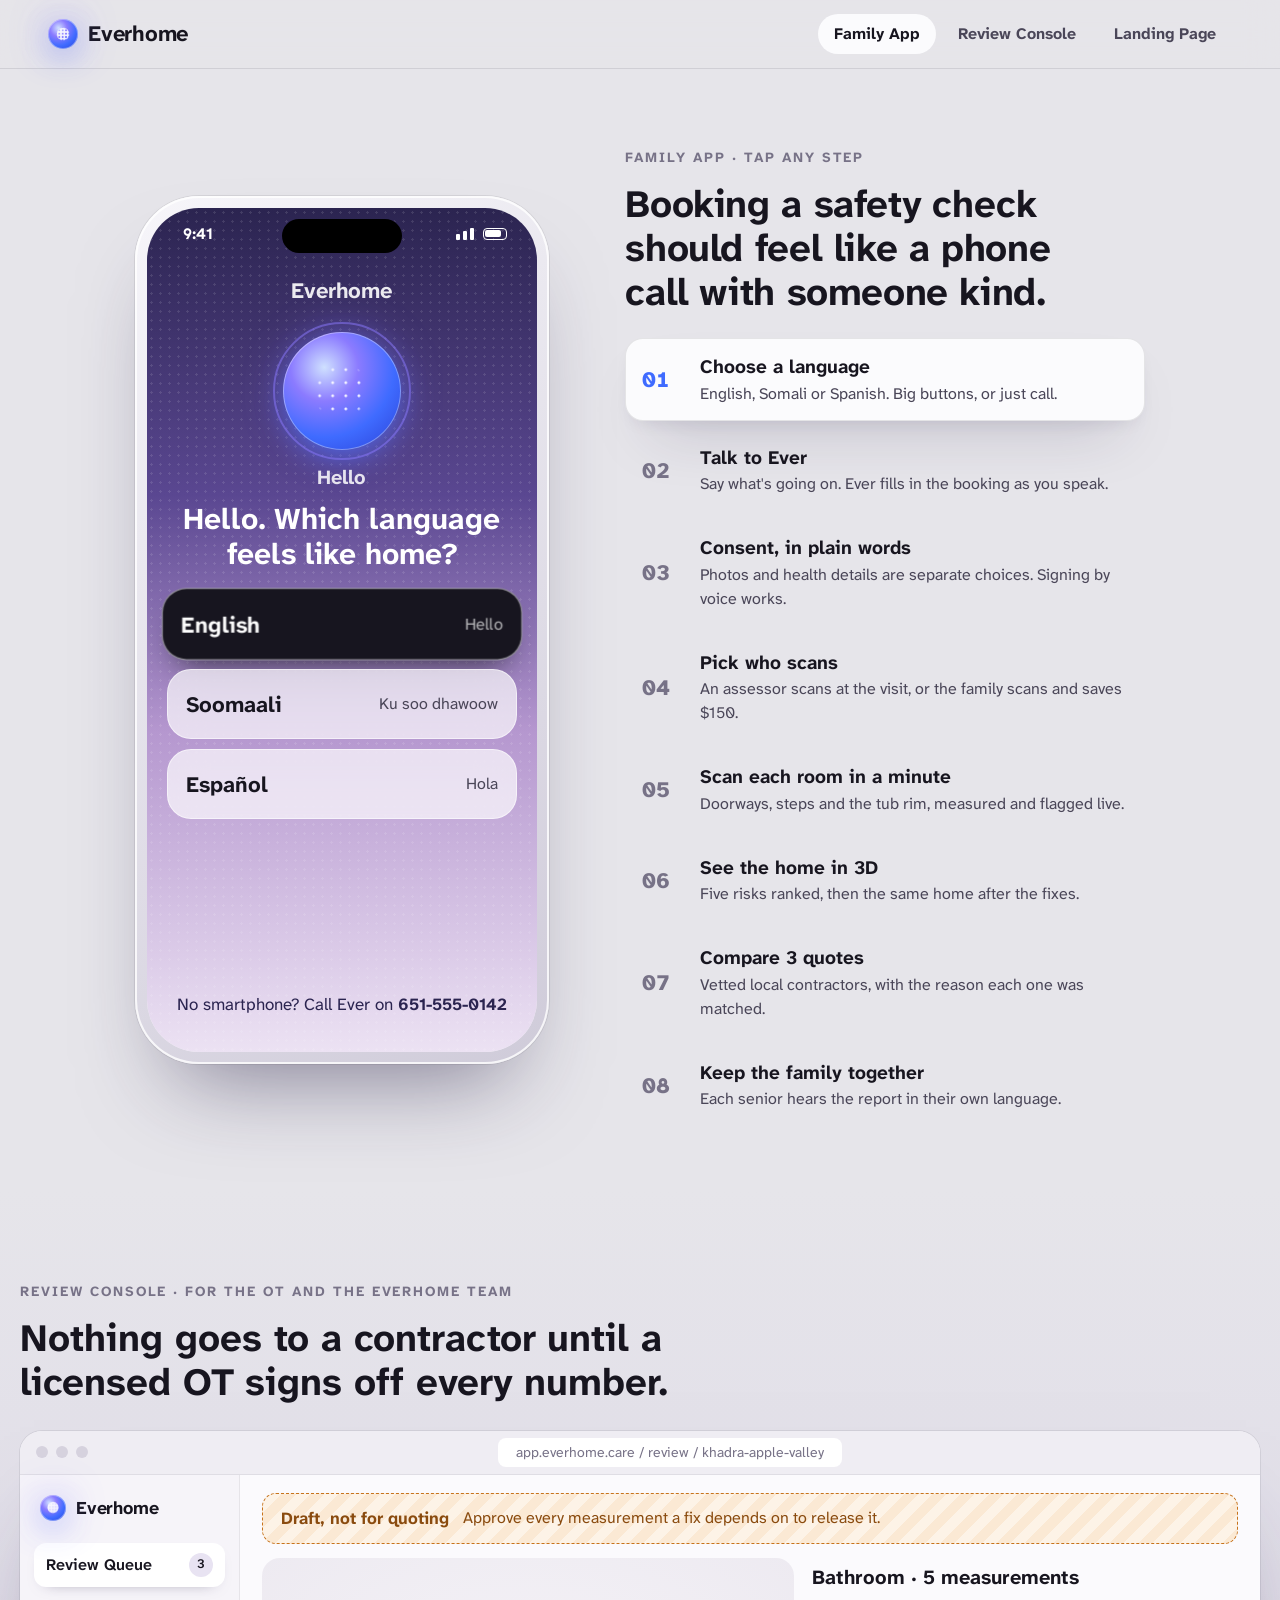
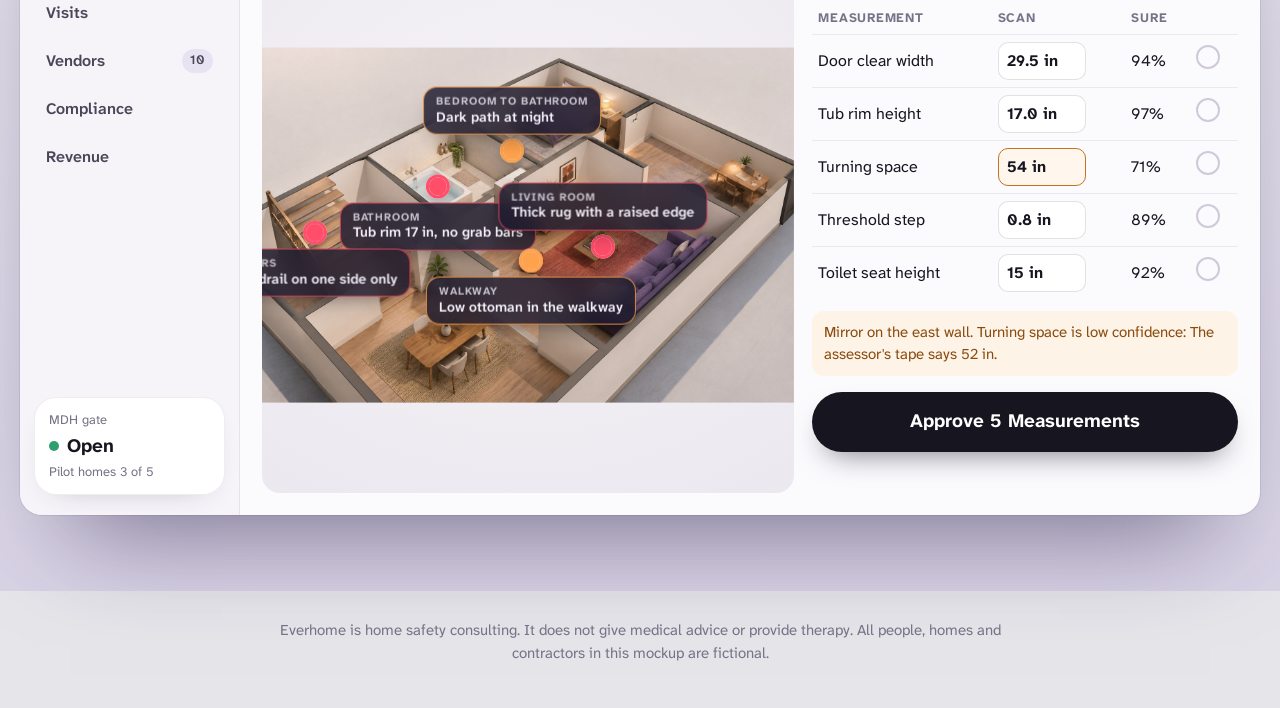
<file: everhome/app/index.html>
<!doctype html>
<html lang="en">
<head>
<meta charset="utf-8">
<meta name="viewport" content="width=device-width, initial-scale=1">
<title>Everhome App</title>
<meta name="description" content="Everhome app mockup: talk to Ever, scan the home, see the fixes in 3D, compare three vetted quotes.">
<link rel="stylesheet" href="../assets/css/everhome.css">
<link rel="stylesheet" href="app.css">
<link rel="icon" href="../assets/favicon.svg">
</head>
<body>
<header class="mhead">
  <a class="brand" href="../index.html" aria-label="Everhome home"><span class="orb" style="--s:30px"></span><span class="dots">Everhome</span></a>
  <nav class="mnav" aria-label="Mockup views">
    <a href="#phone" class="on">Family App</a>
    <a href="#console">Review Console</a>
    <a href="../index.html">Landing Page</a>
  </nav>
</header>

<main id="phone" class="wrap">
  <div class="phone-col">
    <div class="phone" aria-label="Everhome app on a phone">
      <div class="screen" id="screen">
        <div class="status"><b>9:41</b><span class="island"></span><span class="sb-icons" aria-hidden="true"><i></i><i></i><i></i><em></em></span></div>

        <!-- 1. Language -->
        <section class="scr" data-s="lang" aria-label="Choose a language">
          <div class="lang-sky dotgrid"></div>
          <div class="lang-top"><span class="dots wm">Everhome</span></div>
          <div class="lang-orb"><span class="orb live" style="--s:118px"></span></div>
          <p class="lang-greet" id="greet" aria-live="polite">Hello</p>
          <h1 class="lang-h">Hello. Which language feels like home?</h1>
          <div class="langs" role="list">
            <button class="lang" data-lang="en" role="listitem"><b>English</b><span>Hello</span></button>
            <button class="lang" data-lang="so" role="listitem"><b>Soomaali</b><span>Ku soo dhawoow</span></button>
            <button class="lang" data-lang="es" role="listitem"><b>Español</b><span>Hola</span></button>
          </div>
          <p class="lang-call">No smartphone? Call Ever on <b>651-555-0142</b></p>
        </section>

        <!-- 2. Talk -->
        <section class="scr" data-s="talk" aria-label="Talk to Ever">
          <div class="talk-head">
            <div class="pill"><span class="orb live" style="--s:40px"></span><span class="meta"><span class="wave" aria-hidden="true"><i></i><i></i><i></i><i></i><i></i></span><b>Ever listening</b><small id="talk-clock">00:41</small></span><span class="who" aria-hidden="true">AM</span></div>
          </div>
          <div class="chat" id="chat" aria-live="polite">
            <p class="bub me" data-i="0">Hi. I'd like a safety check for my mom. She's 81 and lives alone in Apple Valley.</p>
            <p class="bub ever" data-i="1">Of course, Amina. Does she have stairs at home?</p>
            <p class="bub me" data-i="2">Twelve stairs up to her bedroom. And the bathroom only has a tub.</p>
            <p class="bub ever" data-i="3">Thank you. I've filled in the booking for you.</p>
          </div>
          <div class="fill card" id="fill">
            <div class="fill-h"><span class="orb" style="--s:22px"></span><b>Filled in by Ever</b></div>
            <ul>
              <li data-i="0"><span>For</span><b>Khadra, 81</b></li>
              <li data-i="1"><span>Home</span><b>Apple Valley, built 1974</b></li>
              <li data-i="2"><span>Stairs</span><b>12, to the bedroom</b></li>
              <li data-i="3"><span>Bathroom</span><b>Tub, no grab bars</b></li>
              <li data-i="4"><span>Language</span><b>Somali for Khadra</b></li>
            </ul>
          </div>
          <div class="dock"><button class="mic" aria-label="Hold to talk"><span class="orb" style="--s:64px"></span></button><button class="btn btn-primary grow" data-go="consent">Looks Right</button></div>
        </section>

        <!-- 3. Consent -->
        <section class="scr" data-s="consent" aria-label="Consent">
          <div class="pad">
            <p class="eyebrow">Step 1 of 3</p>
            <h2>Before we start</h2>
            <p class="lede">Two separate choices. You can change them any time.</p>
            <label class="consent card"><span class="c-txt"><b>Photos and a 3D scan of the home</b><span>Used only to plan the fixes. Never sold. Deleted when you ask.</span></span><span class="toggle" data-t="photo" role="switch" aria-checked="false" tabindex="0"><i></i></span></label>
            <label class="consent card"><span class="c-txt"><b>Health and mobility details</b><span>Only what Khadra chooses to share. Kept apart from our terms.</span></span><span class="toggle" data-t="health" role="switch" aria-checked="false" tabindex="0"><i></i></span></label>
            <div class="voice-sign card" id="vsign"><span class="orb" style="--s:30px"></span><span><b>Khadra agreed by voice, in Somali</b><small>Recorded 17 Nov, 10:42. Signed copy sent to both of you.</small></span></div>
          </div>
          <div class="dock"><button class="btn btn-primary grow" data-go="plan" id="agree">I Agree</button></div>
        </section>

        <!-- 4. Plan -->
        <section class="scr" data-s="plan" aria-label="Choose how to scan">
          <div class="pad">
            <p class="eyebrow">Step 2 of 3</p>
            <h2>Who scans the home?</h2>
            <p class="lede">You don't have to scan anything.</p>
            <button class="opt card on" data-opt="a"><span class="opt-top"><b>An assessor scans it at the visit</b><span class="tag tag-good">Recommended</span></span><span class="opt-sub">Nothing to do. Includes the 3D model, a licensed OT review and 3 quotes.</span><span class="price"><b>$349</b> one-time</span></button>
            <button class="opt card" data-opt="b"><span class="opt-top"><b>We'll scan it ourselves</b></span><span class="opt-sub">Save $150. Get stuck? Switch to an assessor and pay only the difference.</span><span class="price"><b>$199</b> one-time</span></button>
            <div class="when card"><span class="cal"><b>20</b><small>Nov</small></span><span><b>Thursday, 10:00</b><small>Home safety assessor visit</small></span><span class="tag tag-good">Booked</span></div>
          </div>
          <div class="dock col"><button class="btn btn-primary grow" data-go="scan" id="pay">Pay $349 One-Time</button><small class="fine">Full refund until 48 hours before the visit.</small></div>
        </section>

        <!-- 5. Scan -->
        <section class="scr dark" data-s="scan" aria-label="Scanning the bathroom">
          <div class="cam">
            <img class="room-photo" src="../assets/img/bathroom.jpg" alt="">
            <svg class="room" viewBox="0 0 100 100" preserveAspectRatio="none" aria-hidden="true">
              <g class="wire" fill="none" stroke="#8fd3ff" stroke-width="2.2" stroke-linejoin="round" vector-effect="non-scaling-stroke">
                <polygon points="26,22 80,22 80,60 26,60" vector-effect="non-scaling-stroke"/>
                <polyline points="0,6 26,22" vector-effect="non-scaling-stroke"/><polyline points="100,6 80,22" vector-effect="non-scaling-stroke"/>
                <polyline points="26,60 3,94" vector-effect="non-scaling-stroke"/>
                <polygon points="3,13.5 18,24.5 18,69.5 3,88" vector-effect="non-scaling-stroke"/>
                <polygon points="37.5,29.6 63.5,29.6 63.5,42.2 37.5,42.2" vector-effect="non-scaling-stroke"/>
                <polyline points="100,50.5 60.5,51 90,70.5 100,70.5" vector-effect="non-scaling-stroke"/>
                <polyline points="60.5,51 62,59.5 81,93" vector-effect="non-scaling-stroke"/>
              </g>
              <g class="dim" stroke="#ffb067" stroke-width="2.5" fill="none"><line x1="4" y1="64" x2="17" y2="58" vector-effect="non-scaling-stroke"/></g>
              <ellipse class="turn" cx="40" cy="86" rx="22" ry="5" fill="none" stroke="#8fd3ff" stroke-width="2" stroke-dasharray="6 6" vector-effect="non-scaling-stroke"/>
            </svg>
            <div class="scan-sweep"></div>
            <div class="mchip" data-m="mirror" style="left:150px;top:205px"><b>Mirror</b><span>Re-check this wall</span></div>
            <div class="mchip warn" data-m="door" style="left:14px;top:300px"><b>Door 29.5 in</b><span>Under 32 in</span></div>
            <div class="mchip risk" data-m="tub" style="left:200px;top:470px"><b>Tub rim 17 in</b><span>No grab bars</span></div>
            <div class="mchip" data-m="turn" style="left:60px;top:548px"><b>Turning space 54 in</b><span>Needs 60 in</span></div>
          </div>
          <div class="scan-top">
            <span class="glass-chip"><b>Bathroom</b> Room 3 of 6</span>
            <span class="glass-chip ok">Scale set: front door 32 in</span>
          </div>
          <div class="scan-bottom">
            <div class="tip"><span class="orb live" style="--s:28px"></span><span id="tip">Walk slowly around the room</span></div>
            <div class="rooms" aria-label="Rooms scanned"><i class="d"></i><i class="d"></i><i class="a"></i><i></i><i></i><i></i></div>
            <button class="shutter" aria-label="Finish room" data-go="home"><i></i></button>
          </div>
        </section>

        <!-- 6. Home -->
        <section class="scr" data-s="home" aria-label="Khadra's home in 3D">
          <div class="pad tight">
            <div class="home-h"><div><p class="eyebrow">Khadra's home</p><h2 class="h-sm">5 fall risks found</h2></div>
              <div class="score" id="score" aria-label="Home Safety Score"><svg viewBox="0 0 80 80"><circle cx="40" cy="40" r="34" class="sc-bg"/><circle cx="40" cy="40" r="34" class="sc-fg" id="sc-arc"/></svg><b id="score-n">58</b><small>Safety</small></div></div>
            <div class="ot-badge"><span class="tag tag-good">Checked by a licensed OT</span><small>Jenna Lindqvist, OTR/L</small></div>
          </div>
          <div class="house" id="house"></div>
          <div class="seg" role="tablist" aria-label="Show the home"><button role="tab" aria-selected="true" data-mode="today">Today</button><button role="tab" aria-selected="false" data-mode="after">After Fixes</button><i class="seg-knob"></i></div>
          <ol class="fixes" id="fixes">
            <li data-h="tub"><span class="n">1</span><span class="fx"><b>Grab bars and a walk-in shower</b><small>Bathroom · Bigger project · $5,800 to $7,500</small></span><span class="tag tag-risk">Now</span></li>
            <li data-h="stairs"><span class="n">2</span><span class="fx"><b>Second handrail on the stairs</b><small>Stairs · Handyman · $350 to $650</small></span><span class="tag tag-risk">Now</span></li>
            <li data-h="rug"><span class="n">3</span><span class="fx"><b>Swap the thick rug for a flat one</b><small>Living room · Do it yourself · $80 to $150</small></span><span class="tag tag-risk">Now</span></li>
          </ol>
          <div class="dock"><button class="btn btn-primary grow" data-go="quotes">See 3 Quotes</button></div>
        </section>

        <!-- 7. Quotes -->
        <section class="scr" data-s="quotes" aria-label="Three quotes">
          <div class="pad tight">
            <p class="eyebrow">Bathroom and stairs</p>
            <h2 class="h-sm">3 vetted quotes</h2>
            <div class="ever-says card"><span class="orb live" style="--s:34px"></span><p>All three are licensed, insured and include the permit. <b>Riverbend</b> costs least and can start 2 December.</p></div>
          </div>
          <div class="quotes" id="quotes">
            <article class="q card best"><div class="q-top"><b>Riverbend Access Co.</b><span class="q-price">$6,450</span></div><p class="why">Licensed · 6 miles away · CAPS · 4.8 stars</p><div class="q-meta"><span>Starts 2 Dec</span><span>6 days</span><span>2-year warranty</span></div></article>
            <article class="q card"><div class="q-top"><b>Prairie Pine Builders</b><span class="q-price">$7,100</span></div><p class="why">Licensed · 11 miles away · Lead-safe · 4.7 stars</p><div class="q-meta"><span>Starts 9 Dec</span><span>5 days</span><span>3-year warranty</span></div></article>
            <article class="q card"><div class="q-top"><b>Loonlight Home Fit</b><span class="q-price">$7,980</span></div><p class="why">Licensed · 14 miles away · CAPS · 4.9 stars</p><div class="q-meta"><span>Starts 4 Dec</span><span>4 days</span><span>2-year warranty</span></div></article>
          </div>
          <div class="dock col"><button class="btn btn-primary grow" data-go="family" id="choose">Choose Riverbend</button><small class="fine">You hire and pay them directly. Everhome never holds your money.</small></div>
        </section>

        <!-- 8. Family -->
        <section class="scr" data-s="family" aria-label="Family circle">
          <div class="pad tight">
            <p class="eyebrow">Family circle</p>
            <h2 class="h-sm">Everyone sees the same plan</h2>
            <div class="circle" id="circle">
              <span class="av" style="--h:24"><b>KH</b><small>Khadra · Home</small></span>
              <span class="av" style="--h:270"><b>AM</b><small>Amina · Seattle</small></span>
              <span class="av" style="--h:200"><b>HA</b><small>Hassan · Columbus</small></span>
            </div>
          </div>
          <div class="listen card dusk-card" id="listen">
            <div class="pill"><span class="orb live" style="--s:40px"></span><span class="meta"><span class="wave" aria-hidden="true"><i></i><i></i><i></i><i></i><i></i></span><b id="listen-who">Ever reading to Khadra</b><small id="listen-lang">Soomaali</small></span><span class="who" aria-hidden="true" id="listen-av">KH</span></div>
            <p class="so" id="listen-say" lang="so">"Hooyo, guriga waxaa ku jira saddex shay oo hadda la hagaajinayo."</p>
            <p class="tr" id="listen-tr">"Mom, there are three things in the house to fix now."</p>
            <div class="langdots" aria-hidden="true"><i data-l="so" class="on"></i><i data-l="es"></i><i data-l="en"></i></div>
          </div>
          <ol class="tl">
            <li class="done"><b>Assessor visit</b><span>Thu 20 Nov</span></li>
            <li class="done"><b>OT approved the plan</b><span>Fri 21 Nov</span></li>
            <li class="now"><b>Riverbend starts</b><span>Tue 2 Dec</span></li>
            <li><b>Re-check visit, $75</b><span>Fri 12 Dec</span></li>
          </ol>
        </section>
      </div>
    </div>
  </div>

  <aside class="steps" aria-label="App steps">
    <p class="eyebrow">Family App · Tap Any Step</p>
    <h1 class="steps-h">Booking a safety check should feel like a phone call with someone kind.</h1>
    <ol id="steplist">
      <li><button data-go="lang"><b>Choose a language</b><span>English, Somali or Spanish. Big buttons, or just call.</span></button></li>
      <li><button data-go="talk"><b>Talk to Ever</b><span>Say what's going on. Ever fills in the booking as you speak.</span></button></li>
      <li><button data-go="consent"><b>Consent, in plain words</b><span>Photos and health details are separate choices. Signing by voice works.</span></button></li>
      <li><button data-go="plan"><b>Pick who scans</b><span>An assessor scans at the visit, or the family scans and saves $150.</span></button></li>
      <li><button data-go="scan"><b>Scan each room in a minute</b><span>Doorways, steps and the tub rim, measured and flagged live.</span></button></li>
      <li><button data-go="home"><b>See the home in 3D</b><span>Five risks ranked, then the same home after the fixes.</span></button></li>
      <li><button data-go="quotes"><b>Compare 3 quotes</b><span>Vetted local contractors, with the reason each one was matched.</span></button></li>
      <li><button data-go="family"><b>Keep the family together</b><span>Each senior hears the report in their own language.</span></button></li>
    </ol>
  </aside>
</main>

<section id="console" class="console-wrap" aria-label="Review console">
  <div class="console-intro">
    <p class="eyebrow">Review Console · For the OT and the Everhome team</p>
    <h2>Nothing goes to a contractor until a licensed OT signs off every number.</h2>
  </div>
  <div class="window">
    <div class="win-bar"><i></i><i></i><i></i><span>app.everhome.care / review / khadra-apple-valley</span></div>
    <div class="win-body">
      <nav class="side" aria-label="Console">
        <span class="brand"><span class="orb" style="--s:26px"></span><span class="dots">Everhome</span></span>
        <a class="on">Review Queue <em>3</em></a><a>Visits</a><a>Vendors <em>10</em></a><a>Compliance</a><a>Revenue</a>
        <div class="gate card"><small>MDH gate</small><b><i class="dot ok"></i>Open</b><small>Pilot homes 3 of 5</small></div>
      </nav>
      <div class="main">
        <div class="banner draft" id="banner"><b id="banner-t">Draft, not for quoting</b><span id="banner-s">Approve every measurement a fix depends on to release it.</span></div>
        <div class="rev">
          <div class="rev-3d" id="house-ot"></div>
          <div class="rev-side">
            <h3>Bathroom · 5 measurements</h3>
            <table class="meas">
              <thead><tr><th>Measurement</th><th>Scan</th><th>Sure</th><th></th></tr></thead>
              <tbody id="meas">
                <tr><td>Door clear width</td><td><input value="29.5 in" aria-label="Door clear width"></td><td>94%</td><td><i class="ck"></i></td></tr>
                <tr><td>Tub rim height</td><td><input value="17.0 in" aria-label="Tub rim height"></td><td>97%</td><td><i class="ck"></i></td></tr>
                <tr class="flag"><td>Turning space</td><td><input value="54 in" aria-label="Turning space" id="turn-in"></td><td>71%</td><td><i class="ck"></i></td></tr>
                <tr><td>Threshold step</td><td><input value="0.8 in" aria-label="Threshold step"></td><td>89%</td><td><i class="ck"></i></td></tr>
                <tr><td>Toilet seat height</td><td><input value="15 in" aria-label="Toilet seat height"></td><td>92%</td><td><i class="ck"></i></td></tr>
              </tbody>
            </table>
            <p class="flagnote">Mirror on the east wall. Turning space is low confidence: The assessor's tape says 52 in.</p>
            <button class="btn btn-primary" id="approve">Approve 5 Measurements</button>
          </div>
        </div>
      </div>
    </div>
  </div>
</section>

<footer class="mfoot"><p>Everhome is home safety consulting. It does not give medical advice or provide therapy. All people, homes and contractors in this mockup are fictional.</p></footer>

<div id="cursor" aria-hidden="true"></div>
<script type="module" src="app.js"></script>
</body>
</html>
</file>
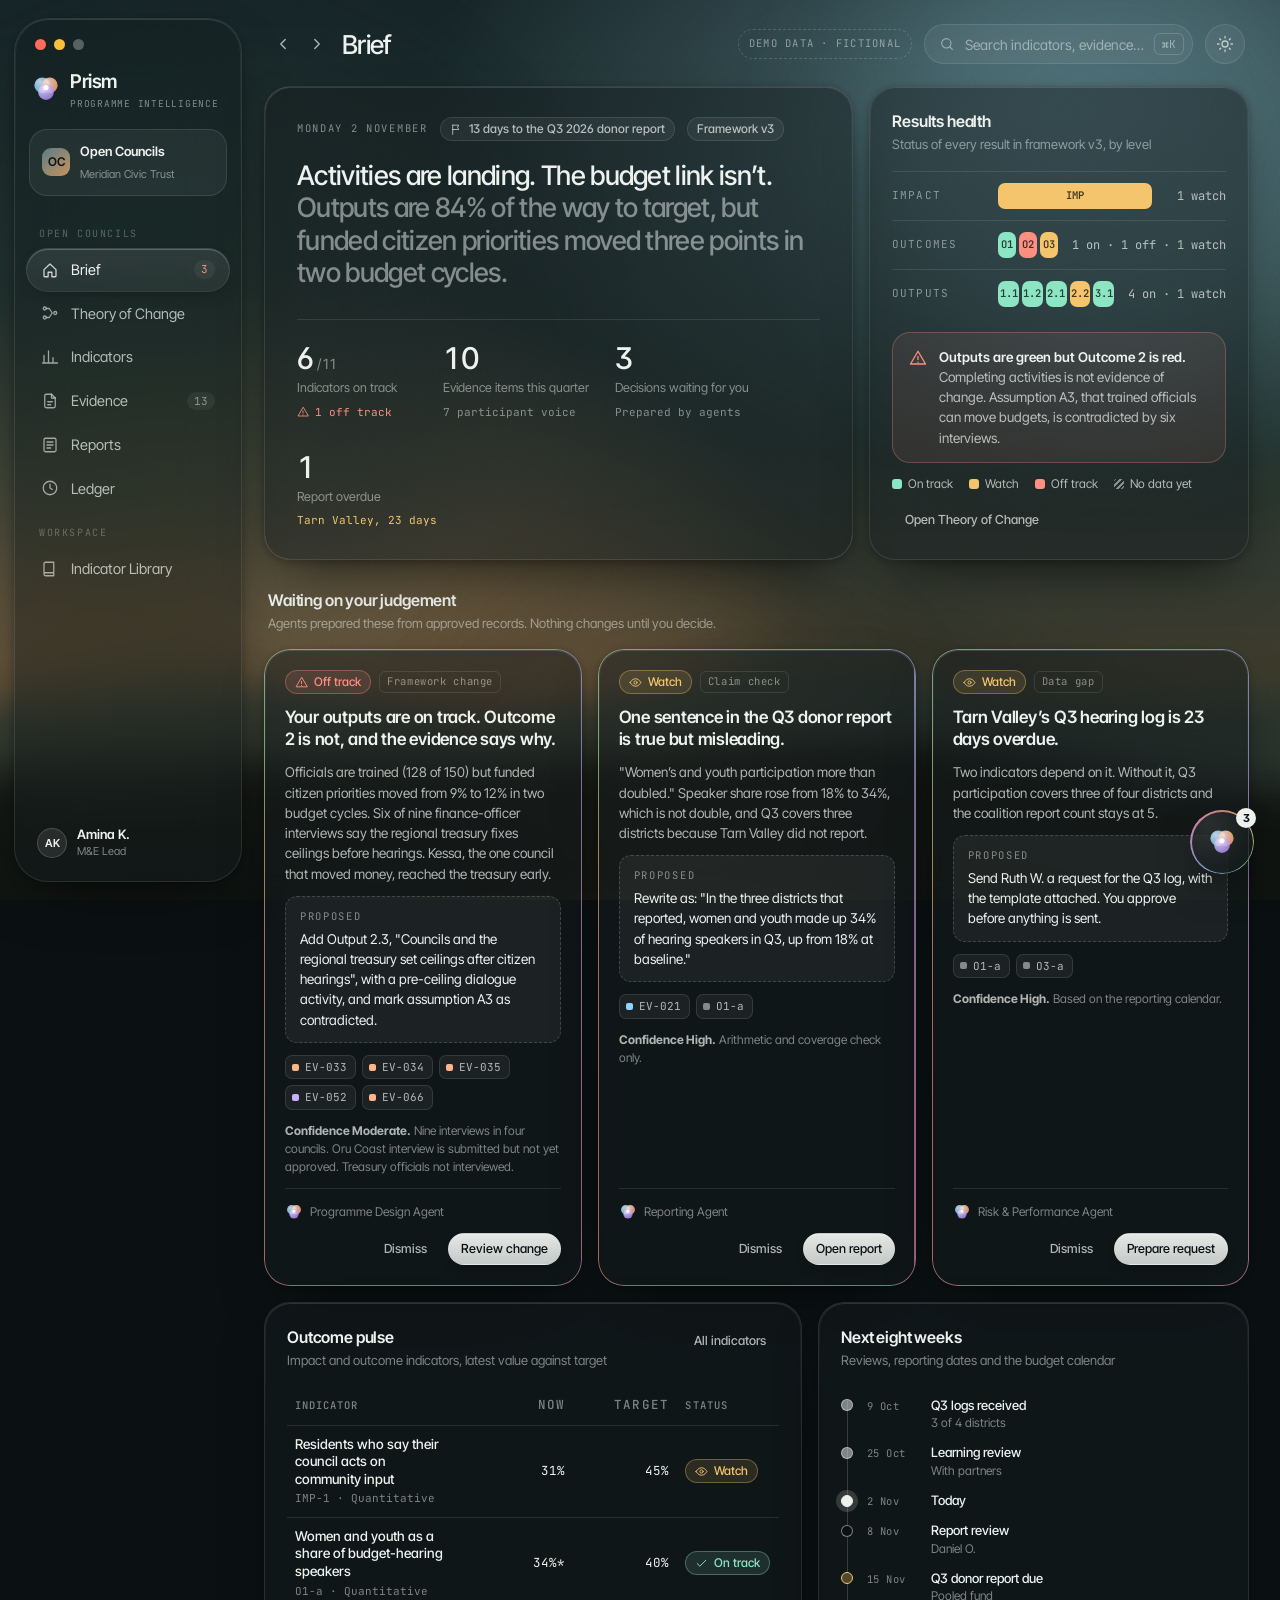
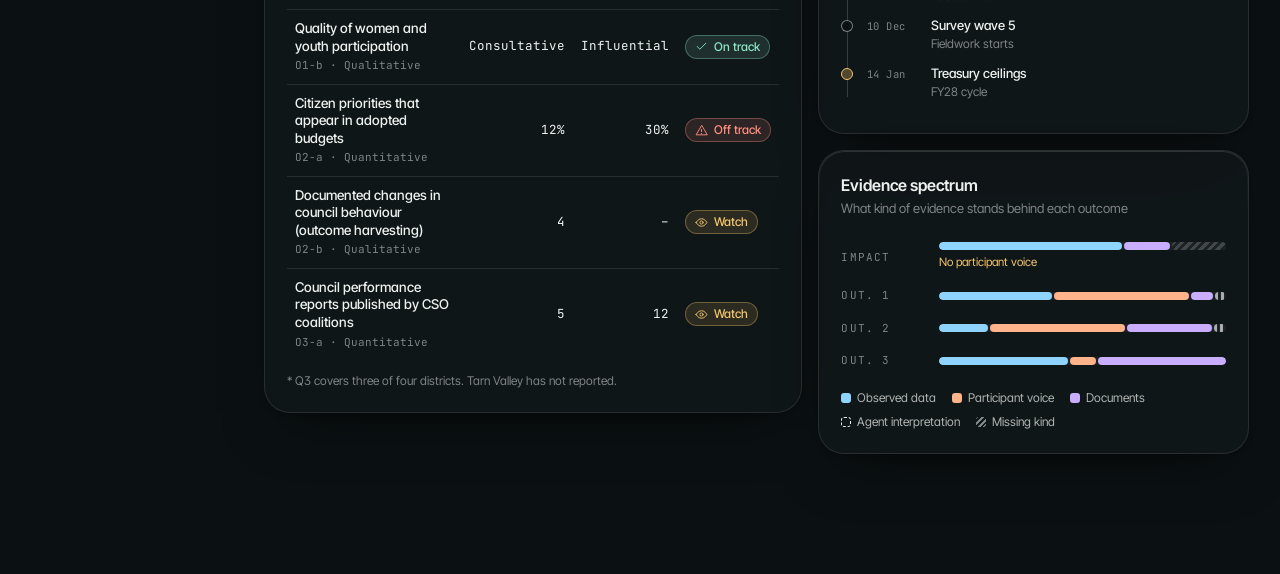
<file: prism/app/index.html>
<!doctype html>
<html lang="en" data-theme="dusk">
<head>
  <meta charset="utf-8">
  <meta name="viewport" content="width=device-width, initial-scale=1, viewport-fit=cover">
  <title>Prism · Programme Intelligence</title>
  <meta name="description" content="Prism turns field evidence into defensible findings. A working demo with fictional data.">
  <meta name="theme-color" content="#0b1113">
  <link rel="icon" href="../favicon.svg" type="image/svg+xml">
  <link rel="preconnect" href="https://fonts.googleapis.com">
  <link rel="preconnect" href="https://fonts.gstatic.com" crossorigin>
  <link href="https://fonts.googleapis.com/css2?family=Inter+Tight:wght@400;500;600;700&family=JetBrains+Mono:wght@400;500;600&display=swap" rel="stylesheet">
  <link rel="stylesheet" href="../css/prism.css?v=8">
  <script>try{var t=localStorage.getItem('prism-theme');if(t)document.documentElement.dataset.theme=t;}catch(e){}</script>
  <script type="module" src="../js/app.js?v=7"></script>
</head>
<body>
  <noscript>Prism needs JavaScript to run this demo.</noscript>
</body>
</html>
</file>
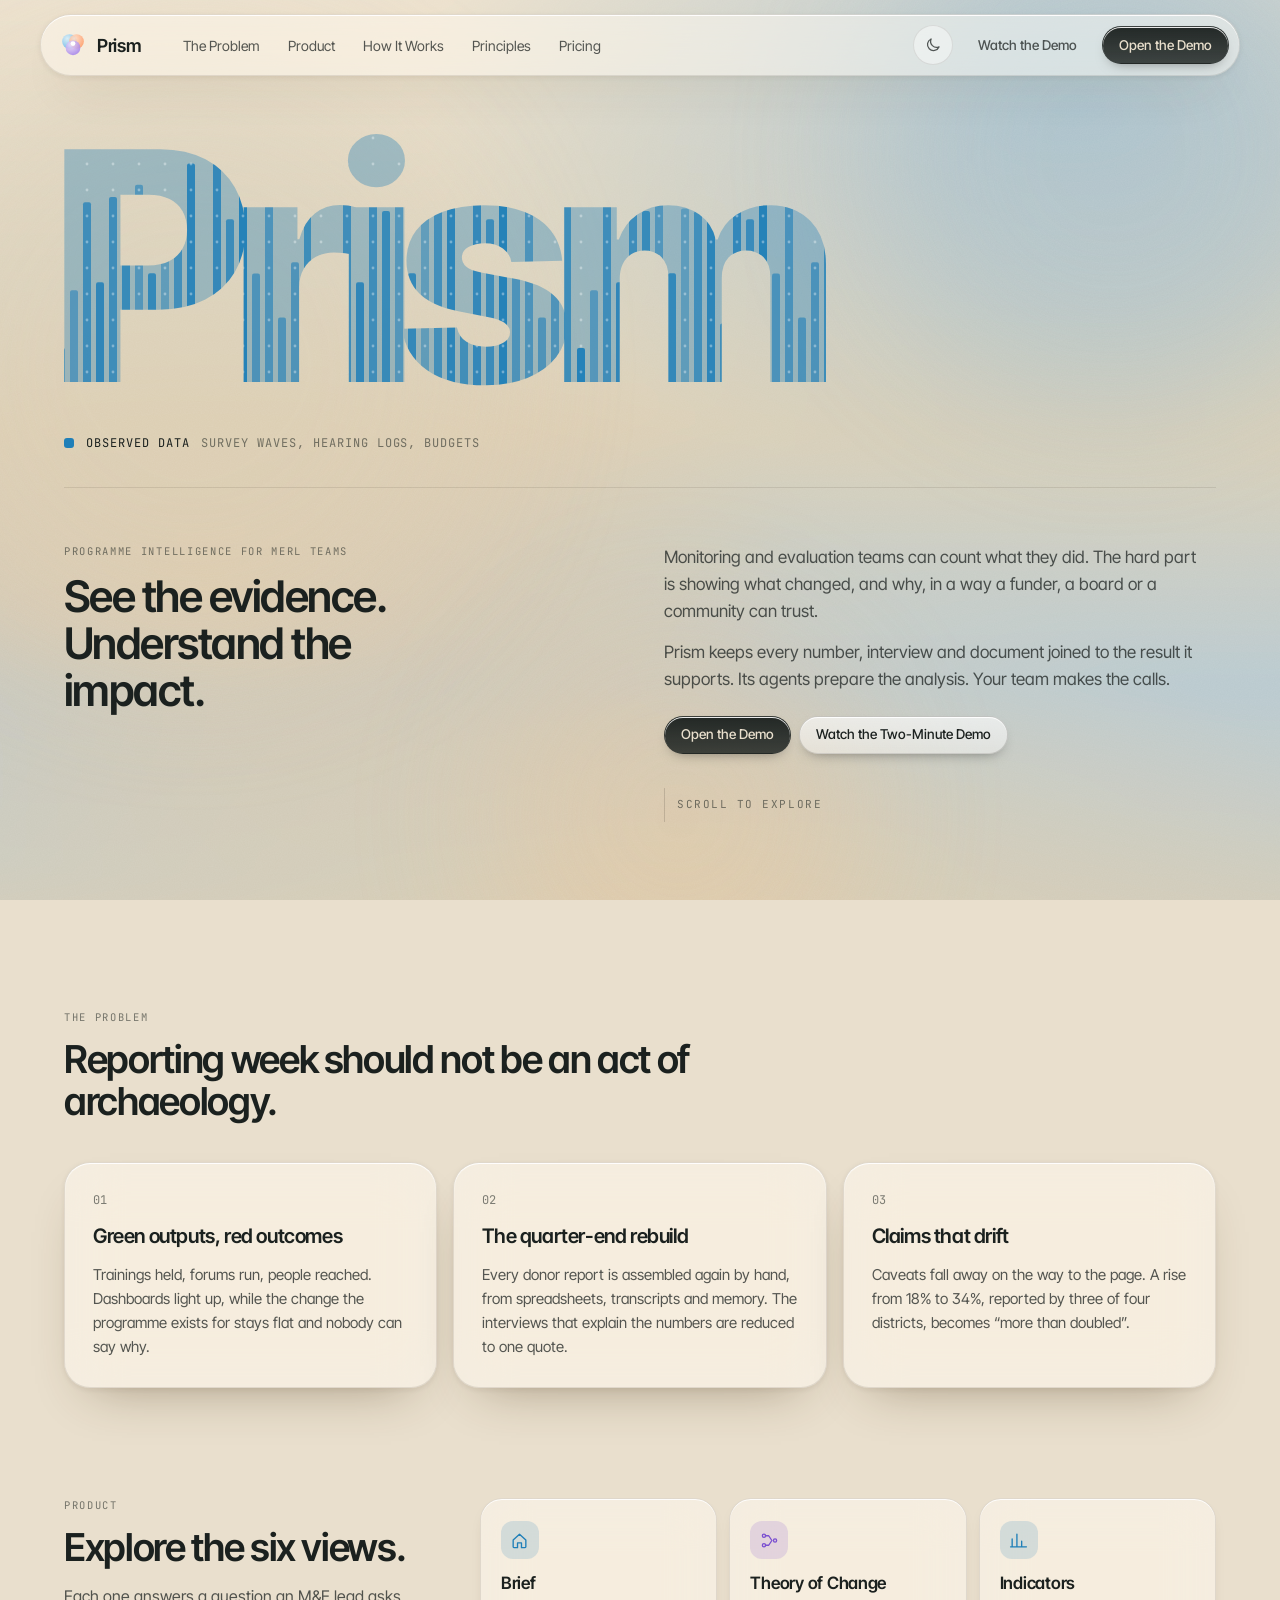
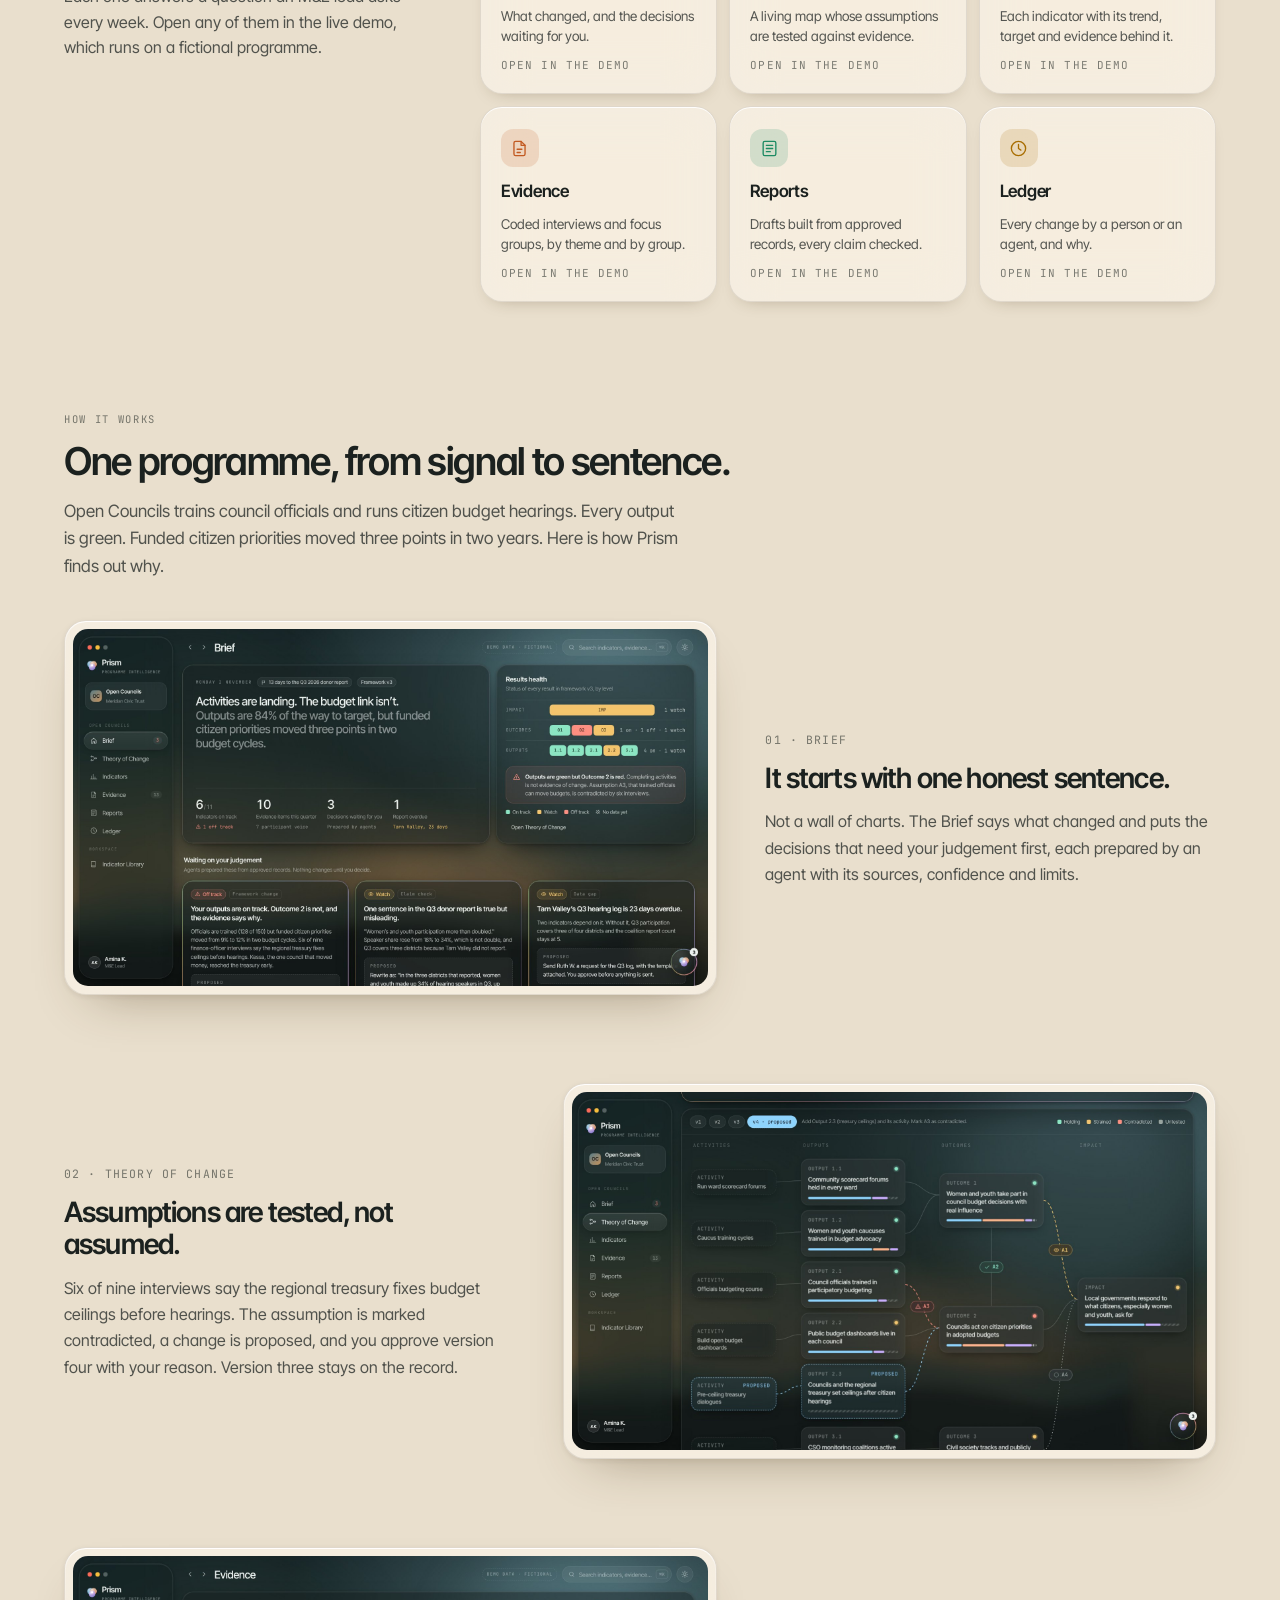
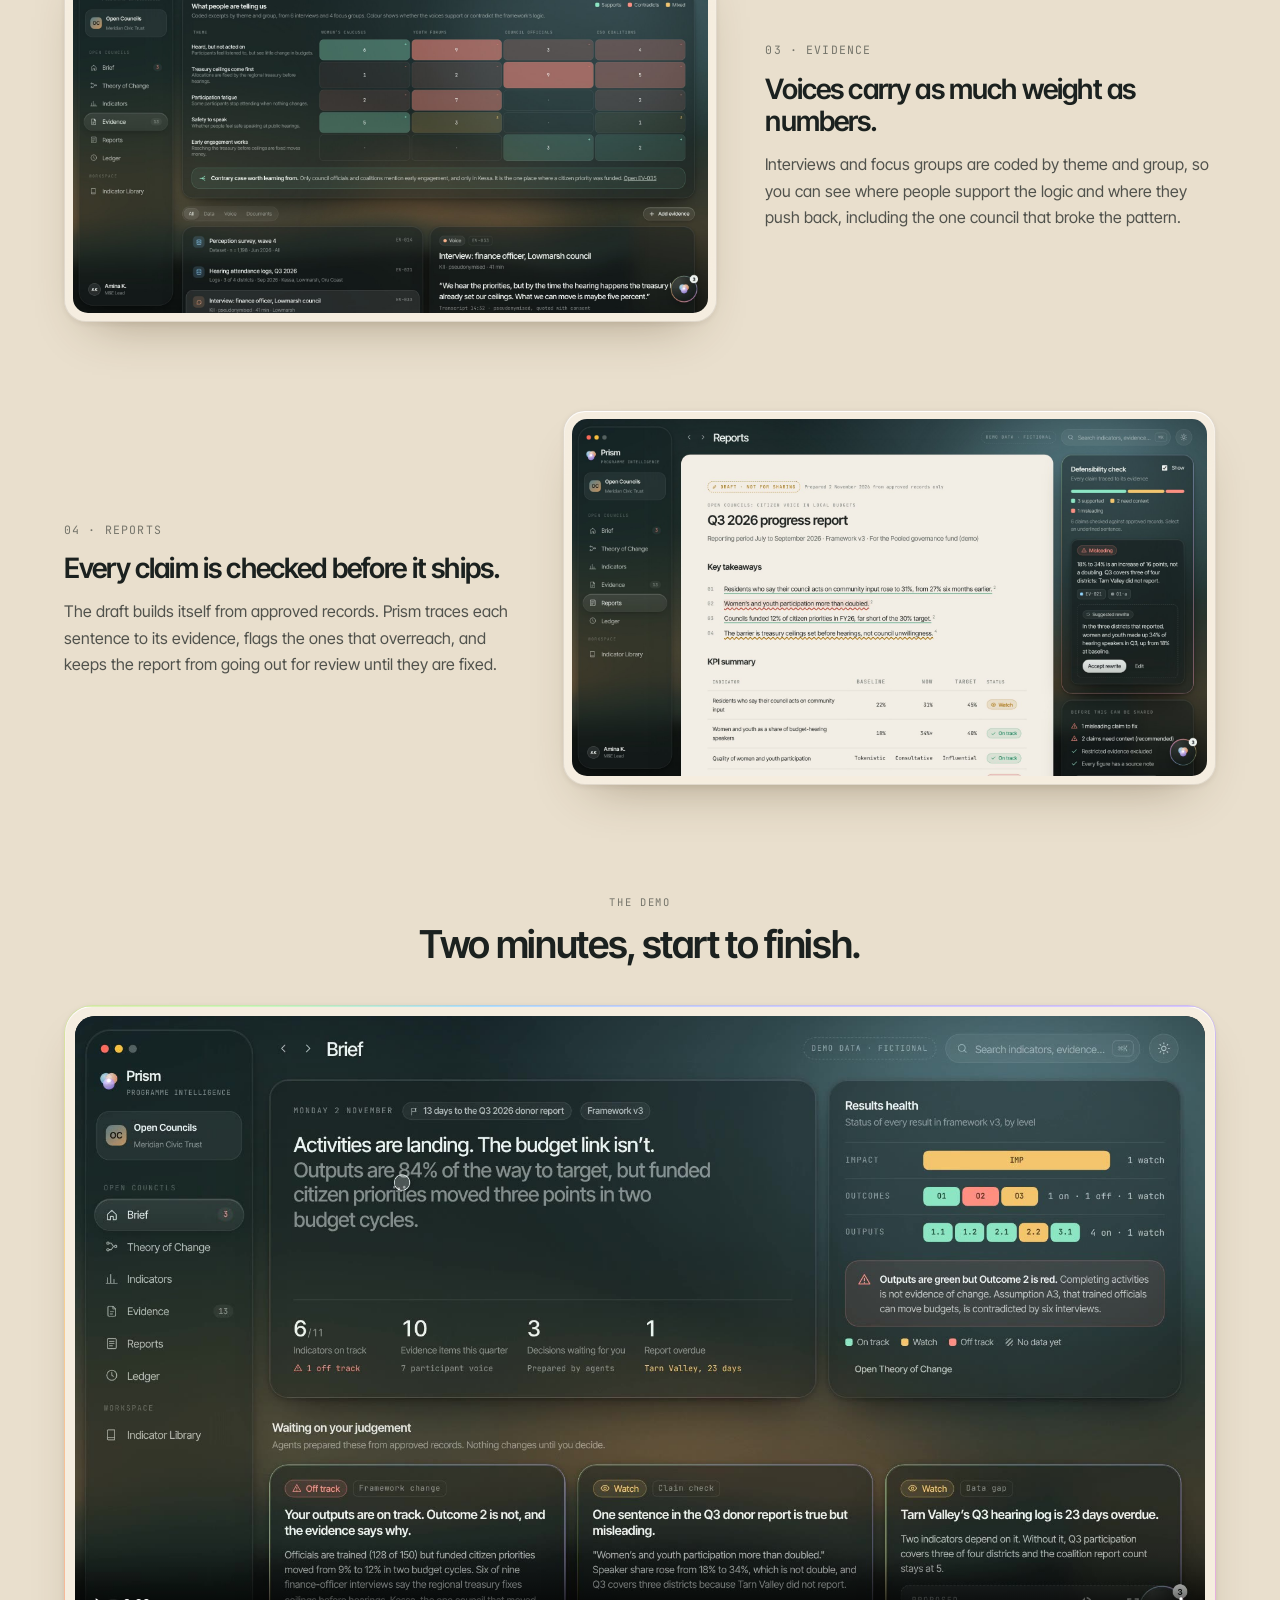
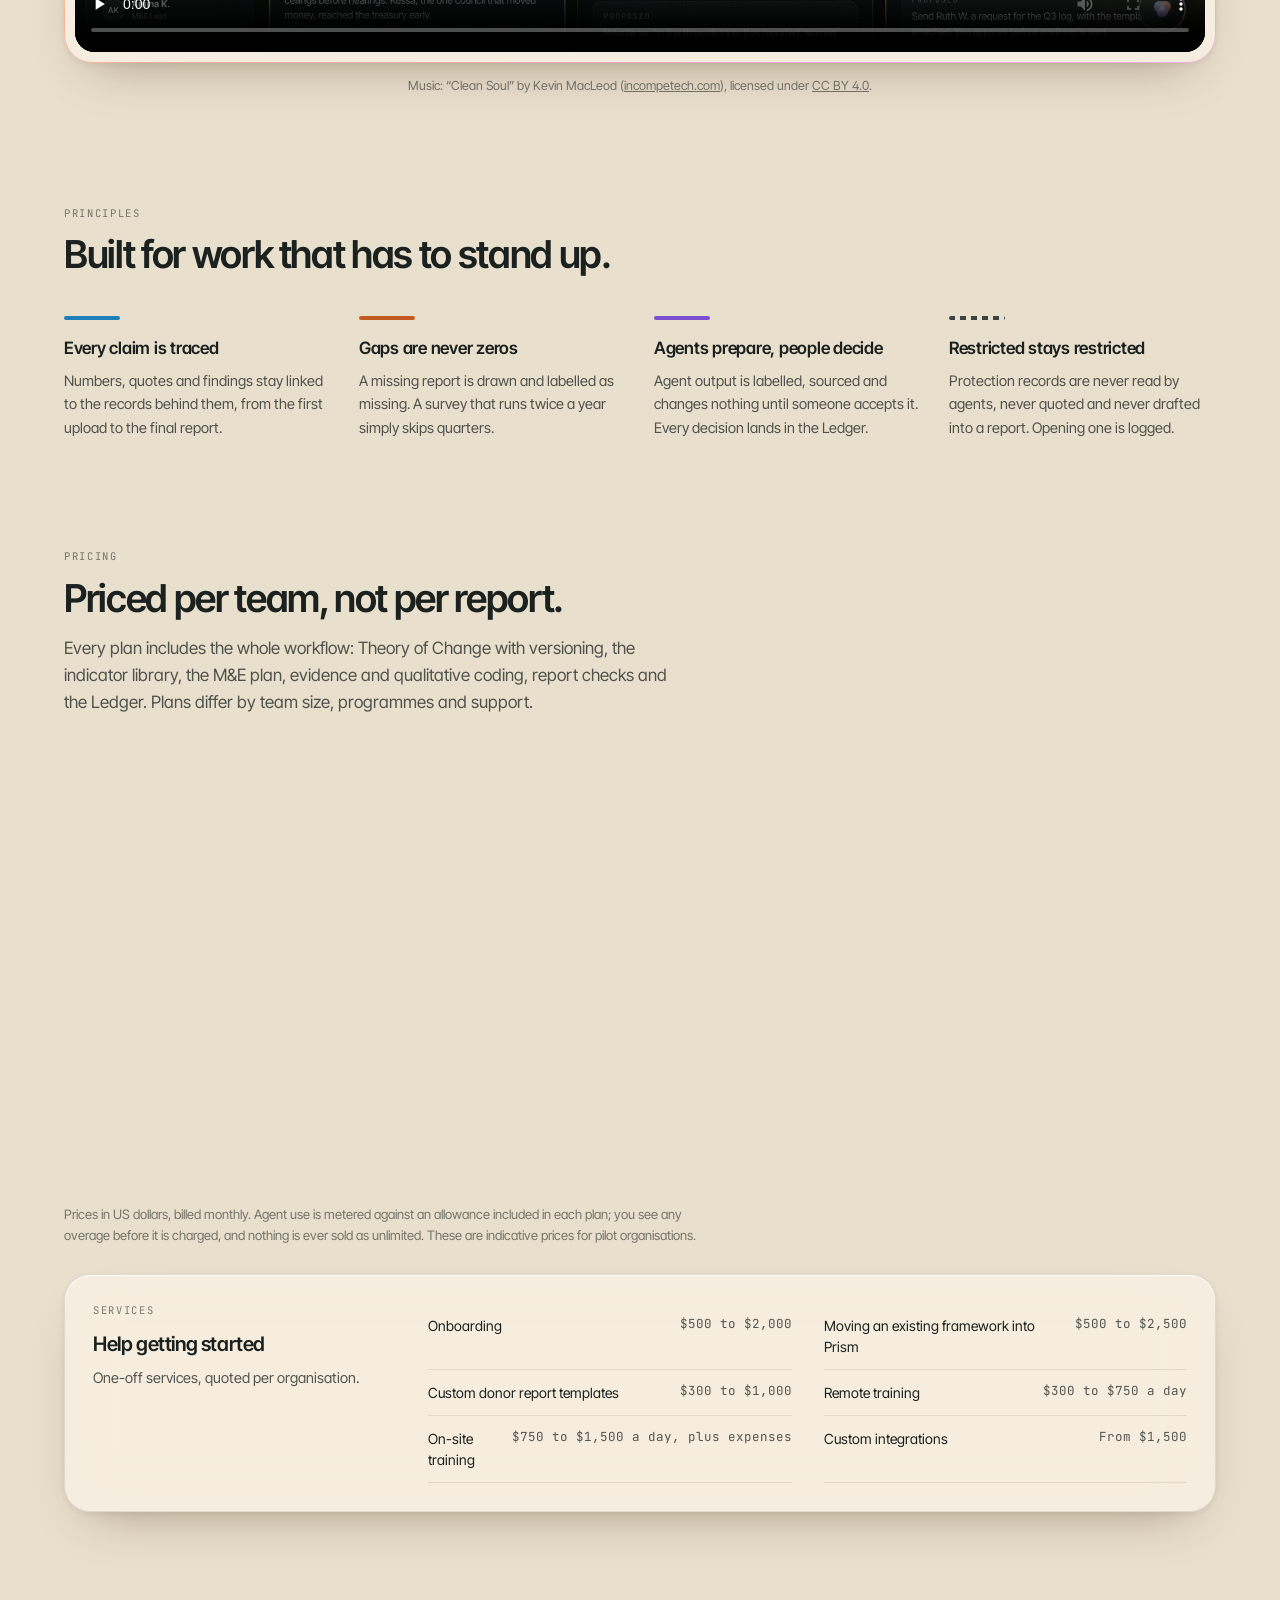
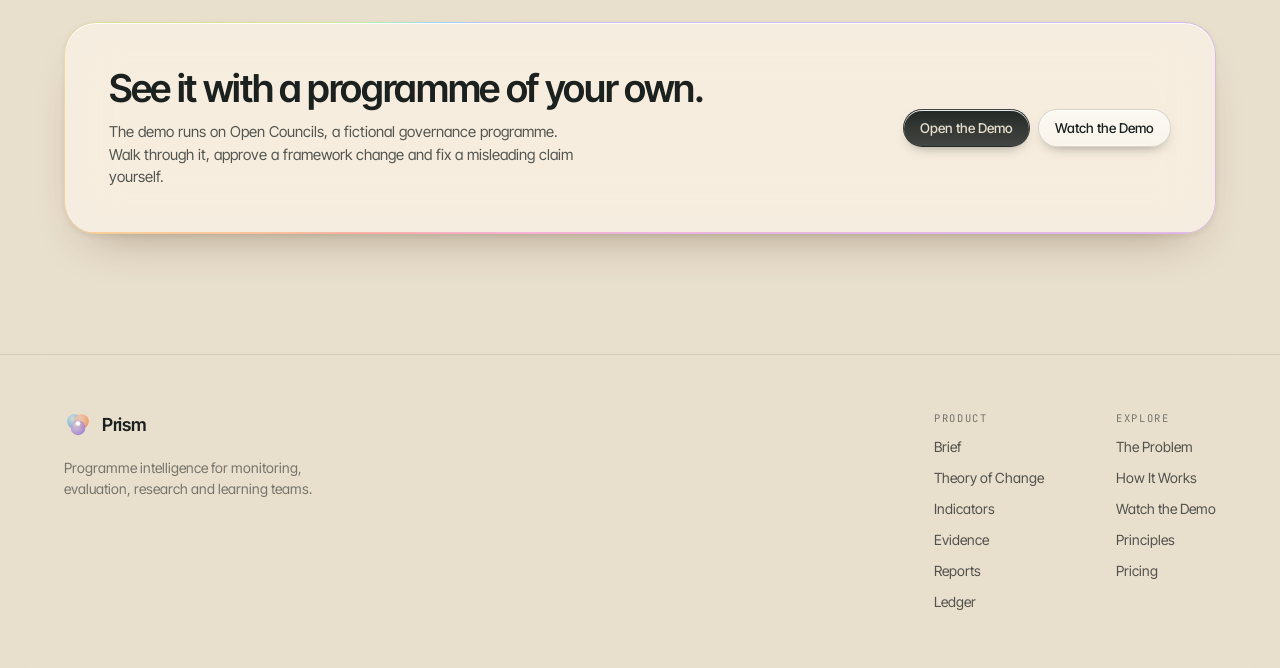
<file: prism.html>
<!doctype html>
<html lang="en" data-theme="day">
<head>
  <meta charset="utf-8">
  <meta name="viewport" content="width=device-width, initial-scale=1, viewport-fit=cover">
  <title>Prism · Programme Intelligence</title>
  <meta name="description" content="Prism turns field evidence into defensible findings for monitoring, evaluation and learning teams.">
  <meta name="theme-color" content="#e9dfcd">
  <link rel="canonical" href="https://asiyetajwa.github.io/me/prism.html">
  <link rel="icon" href="prism/favicon.svg" type="image/svg+xml">
  <link rel="preconnect" href="https://fonts.googleapis.com">
  <link rel="preconnect" href="https://fonts.gstatic.com" crossorigin>
  <link href="https://fonts.googleapis.com/css2?family=Inter+Tight:wght@400;500;600;700;800&family=JetBrains+Mono:wght@400;500;600&display=swap" rel="stylesheet">
  <link rel="stylesheet" href="prism/css/prism.css?v=8">
  <link rel="stylesheet" href="prism/css/landing.css?v=4">
  <script>
    // Old demo links (#/brief, #/framework…) now live under app/
    if (location.hash.startsWith('#/')) location.replace('prism/app/' + location.hash);
    try { var t = localStorage.getItem('prism-web-theme'); if (t) document.documentElement.dataset.theme = t; } catch (e) {}
  </script>
  <script type="module" src="prism/js/landing.js?v=4"></script>
</head>
<body class="landing">
  <div class="atmos" aria-hidden="true">
    <div class="atmos__sky"></div>
    <div class="atmos__orb atmos__orb--1"></div><div class="atmos__orb atmos__orb--2"></div><div class="atmos__orb atmos__orb--3"></div>
    <div class="atmos__grain"></div>
  </div>

  <header class="lnav glass" id="top">
    <a class="lnav__brand" href="#top" aria-label="Prism home"><span class="lnav__mark" data-mark></span><span>Prism</span></a>
    <nav class="lnav__links" aria-label="Sections">
      <a href="#problem">The Problem</a>
      <a href="#product">Product</a>
      <a href="#story">How It Works</a>
      <a href="#principles">Principles</a>
      <a href="#pricing">Pricing</a>
    </nav>
    <div class="lnav__actions">
      <button class="iconbtn" type="button" id="theme" aria-label="Switch theme"></button>
      <a class="btn btn--ghost lnav__tour" href="#tour">Watch the Demo</a>
      <a class="btn btn--primary" href="prism/app/">Open the Demo</a>
    </div>
  </header>

  <main>
    <!-- ============ Hero: the wordmark is a window onto the evidence ============ -->
    <section class="hero2" aria-labelledby="hero-title">
      <div class="word" aria-hidden="true">
        <span class="word__layer is-on" data-kind="observed">Prism</span>
        <span class="word__layer" data-kind="voice">Prism</span>
        <span class="word__layer" data-kind="document">Prism</span>
        <span class="word__layer" data-kind="spectrum">Prism</span>
      </div>
      <div class="word__caption" aria-hidden="true">
        <span class="word__dot"></span><span class="mono" id="wordKind">Observed data</span><span class="faint mono" id="wordNote">survey waves, hearing logs, budgets</span>
      </div>

      <div class="hero2__grid">
        <div>
          <div class="eyebrow">Programme intelligence for MERL teams</div>
          <h1 id="hero-title" class="hero2__title">See the evidence. Understand the impact.</h1>
        </div>
        <div class="hero2__copy">
          <p>Monitoring and evaluation teams can count what they did. The hard part is showing what changed, and why, in a way a funder, a board or a community can trust.</p>
          <p>Prism keeps every number, interview and document joined to the result it supports. Its agents prepare the analysis. Your team makes the calls.</p>
          <div class="btnrow" style="margin-top:22px">
            <a class="btn btn--primary" href="prism/app/">Open the Demo</a>
            <a class="btn" href="#tour">Watch the Two-Minute Demo</a>
          </div>
          <a class="scrollcue" href="#problem"><span class="scrollcue__line"></span>Scroll to explore</a>
        </div>
      </div>
    </section>

    <!-- ============ The problem ============ -->
    <section class="lsec" id="problem" aria-labelledby="problem-h">
      <div class="lsec__head">
        <div class="eyebrow">The problem</div>
        <h2 id="problem-h" class="lsec__title">Reporting week should not be an act of archaeology.</h2>
      </div>
      <div class="problems">
        <article class="glass problem reveal">
          <span class="problem__n mono">01</span>
          <h3>Green outputs, red outcomes</h3>
          <p>Trainings held, forums run, people reached. Dashboards light up, while the change the programme exists for stays flat and nobody can say why.</p>
        </article>
        <article class="glass problem reveal">
          <span class="problem__n mono">02</span>
          <h3>The quarter-end rebuild</h3>
          <p>Every donor report is assembled again by hand, from spreadsheets, transcripts and memory. The interviews that explain the numbers are reduced to one quote.</p>
        </article>
        <article class="glass problem reveal">
          <span class="problem__n mono">03</span>
          <h3>Claims that drift</h3>
          <p>Caveats fall away on the way to the page. A rise from 18% to 34%, reported by three of four districts, becomes “more than doubled”.</p>
        </article>
      </div>
    </section>

    <!-- ============ Explore the product ============ -->
    <section class="lsec" id="product" aria-labelledby="product-h">
      <div class="explore">
        <div class="explore__intro">
          <div class="eyebrow">Product</div>
          <h2 id="product-h" class="lsec__title">Explore the six views.</h2>
          <p class="muted">Each one answers a question an M&amp;E lead asks every week. Open any of them in the live demo, which runs on a fictional programme.</p>
        </div>
        <div class="tiles" id="tiles"></div>
      </div>
    </section>

    <!-- ============ Story with product shots ============ -->
    <section class="lsec" id="story" aria-labelledby="story-h">
      <div class="lsec__head">
        <div class="eyebrow">How it works</div>
        <h2 id="story-h" class="lsec__title">One programme, from signal to sentence.</h2>
        <p class="muted lsec__lede">Open Councils trains council officials and runs citizen budget hearings. Every output is green. Funded citizen priorities moved three points in two years. Here is how Prism finds out why.</p>
      </div>
      <div class="story">
        <article class="chapter reveal">
          <figure class="shot glass"><img src="prism/assets/shot-brief.jpg" alt="The Prism Brief: a one-sentence situation, results health by level, and decisions prepared by agents" loading="lazy" width="1920" height="1080"></figure>
          <div class="chapter__text">
            <span class="chapter__n mono">01 · Brief</span>
            <h3>It starts with one honest sentence.</h3>
            <p>Not a wall of charts. The Brief says what changed and puts the decisions that need your judgement first, each prepared by an agent with its sources, confidence and limits.</p>
          </div>
        </article>
        <article class="chapter chapter--flip reveal">
          <figure class="shot glass"><img src="prism/assets/shot-toc.jpg" alt="Theory of Change map with assumption A3 marked contradicted and a proposed framework version 4" loading="lazy" width="1920" height="1080"></figure>
          <div class="chapter__text">
            <span class="chapter__n mono">02 · Theory of Change</span>
            <h3>Assumptions are tested, not assumed.</h3>
            <p>Six of nine interviews say the regional treasury fixes budget ceilings before hearings. The assumption is marked contradicted, a change is proposed, and you approve version four with your reason. Version three stays on the record.</p>
          </div>
        </article>
        <article class="chapter reveal">
          <figure class="shot glass"><img src="prism/assets/shot-evidence.jpg" alt="Evidence view: coded excerpts by theme and group, showing where voices support or contradict the framework" loading="lazy" width="1920" height="1080"></figure>
          <div class="chapter__text">
            <span class="chapter__n mono">03 · Evidence</span>
            <h3>Voices carry as much weight as numbers.</h3>
            <p>Interviews and focus groups are coded by theme and group, so you can see where people support the logic and where they push back, including the one council that broke the pattern.</p>
          </div>
        </article>
        <article class="chapter chapter--flip reveal">
          <figure class="shot glass"><img src="prism/assets/shot-report.jpg" alt="Report draft with a defensibility check flagging one misleading claim and offering a sourced rewrite" loading="lazy" width="1920" height="1080"></figure>
          <div class="chapter__text">
            <span class="chapter__n mono">04 · Reports</span>
            <h3>Every claim is checked before it ships.</h3>
            <p>The draft builds itself from approved records. Prism traces each sentence to its evidence, flags the ones that overreach, and keeps the report from going out for review until they are fixed.</p>
          </div>
        </article>
      </div>
    </section>

    <!-- ============ Tour video ============ -->
    <section class="lsec" id="tour" aria-labelledby="tour-h">
      <div class="lsec__head lsec__head--center">
        <div class="eyebrow">The demo</div>
        <h2 id="tour-h" class="lsec__title">Two minutes, start to finish.</h2>
      </div>
      <div class="tour glass refract">
        <video controls preload="none" playsinline poster="prism/assets/tour-poster.jpg" width="1920" height="1080">
          <source src="prism/assets/Prism-demo.mp4?v=2" type="video/mp4">
        </video>
      </div>
      <p class="tour__credit faint">Music: “Clean Soul” by Kevin MacLeod (<a href="https://incompetech.com">incompetech.com</a>), licensed under <a href="https://creativecommons.org/licenses/by/4.0/">CC BY 4.0</a>.</p>
    </section>

    <!-- ============ Principles ============ -->
    <section class="lsec" id="principles" aria-labelledby="principles-h">
      <div class="lsec__head">
        <div class="eyebrow">Principles</div>
        <h2 id="principles-h" class="lsec__title">Built for work that has to stand up.</h2>
      </div>
      <div class="principles">
        <div class="principle reveal"><span class="principle__bar" style="--c:var(--obs)"></span><h3>Every claim is traced</h3><p>Numbers, quotes and findings stay linked to the records behind them, from the first upload to the final report.</p></div>
        <div class="principle reveal"><span class="principle__bar" style="--c:var(--voice)"></span><h3>Gaps are never zeros</h3><p>A missing report is drawn and labelled as missing. A survey that runs twice a year simply skips quarters.</p></div>
        <div class="principle reveal"><span class="principle__bar" style="--c:var(--doc)"></span><h3>Agents prepare, people decide</h3><p>Agent output is labelled, sourced and changes nothing until someone accepts it. Every decision lands in the Ledger.</p></div>
        <div class="principle reveal"><span class="principle__bar principle__bar--agent"></span><h3>Restricted stays restricted</h3><p>Protection records are never read by agents, never quoted and never drafted into a report. Opening one is logged.</p></div>
      </div>
    </section>

    <!-- ============ Pricing ============ -->
    <section class="lsec" id="pricing" aria-labelledby="pricing-h">
      <div class="lsec__head">
        <div class="eyebrow">Pricing</div>
        <h2 id="pricing-h" class="lsec__title">Priced per team, not per report.</h2>
        <p class="muted lsec__lede">Every plan includes the whole workflow: Theory of Change with versioning, the indicator library, the M&amp;E plan, evidence and qualitative coding, report checks and the Ledger. Plans differ by team size, programmes and support.</p>
      </div>
      <div class="plans">
        <article class="plan glass reveal">
          <div class="plan__name">Starter</div>
          <div class="plan__price"><span class="plan__amt">$49</span><span class="faint">/ month</span></div>
          <p class="plan__for">For independent consultants and small teams.</p>
          <ul class="plan__list">
            <li><b>2</b> users</li><li><b>3</b> active programmes</li><li>Monthly agent allowance included</li><li>Email support</li>
          </ul>
          <a class="btn plan__cta" href="prism/app/">Try It in the Demo</a>
        </article>
        <article class="plan plan--hi glass refract reveal">
          <div class="plan__name">Professional <span class="plan__tag mono">Most teams</span></div>
          <div class="plan__price"><span class="plan__amt">$149</span><span class="faint">/ month</span></div>
          <p class="plan__for">For established NGO programme teams.</p>
          <ul class="plan__list">
            <li><b>10</b> users</li><li><b>10</b> active programmes</li><li>Larger monthly agent allowance</li><li>Import existing logframes from Excel</li><li>Priority support</li>
          </ul>
          <a class="btn btn--primary plan__cta" href="prism/app/">Try It in the Demo</a>
        </article>
        <article class="plan glass reveal">
          <div class="plan__name">Organisation</div>
          <div class="plan__price"><span class="plan__amt">$399</span><span class="faint">/ month</span></div>
          <p class="plan__for">For larger NGOs running many projects.</p>
          <ul class="plan__list">
            <li><b>30</b> users</li><li><b>30</b> active programmes</li><li>Cross-programme views</li><li>Shared organisation indicator library</li><li>Onboarding call</li>
          </ul>
          <a class="btn plan__cta" href="prism/app/">Try It in the Demo</a>
        </article>
        <article class="plan glass reveal">
          <div class="plan__name">Enterprise</div>
          <div class="plan__price"><span class="plan__amt plan__amt--sm">Custom</span><span class="faint">from $1,500 / month</span></div>
          <p class="plan__for">For INGOs, funders, government and institutions.</p>
          <ul class="plan__list">
            <li>Users and programmes to fit</li><li>Single sign-on and advanced audit</li><li>Data residency options</li><li>Dedicated support</li>
          </ul>
          <a class="btn plan__cta" href="prism/app/">Try It in the Demo</a>
        </article>
      </div>
      <p class="faint plan__note">Prices in US dollars, billed monthly. Agent use is metered against an allowance included in each plan; you see any overage before it is charged, and nothing is ever sold as unlimited. These are indicative prices for pilot organisations.</p>

      <div class="addons glass reveal">
        <div>
          <div class="eyebrow">Services</div>
          <h3 class="addons__title">Help getting started</h3>
          <p class="muted" style="margin-top:8px;font-size:14.5px">One-off services, quoted per organisation.</p>
        </div>
        <dl class="addons__list">
          <div><dt>Onboarding</dt><dd>$500 to $2,000</dd></div>
          <div><dt>Moving an existing framework into Prism</dt><dd>$500 to $2,500</dd></div>
          <div><dt>Custom donor report templates</dt><dd>$300 to $1,000</dd></div>
          <div><dt>Remote training</dt><dd>$300 to $750 a day</dd></div>
          <div><dt>On-site training</dt><dd>$750 to $1,500 a day, plus expenses</dd></div>
          <div><dt>Custom integrations</dt><dd>From $1,500</dd></div>
        </dl>
      </div>
    </section>

    <!-- ============ CTA ============ -->
    <section class="lsec">
      <div class="cta glass refract">
        <div>
          <h2 class="lsec__title" style="margin:0">See it with a programme of your own.</h2>
          <p class="muted" style="margin-top:12px;max-width:52ch">The demo runs on Open Councils, a fictional governance programme. Walk through it, approve a framework change and fix a misleading claim yourself.</p>
        </div>
        <div class="btnrow">
          <a class="btn btn--primary" href="prism/app/">Open the Demo</a>
          <a class="btn" href="#tour">Watch the Demo</a>
        </div>
      </div>
    </section>
  </main>

  <footer class="lfoot">
    <div class="lfoot__inner">
      <div class="lfoot__brand">
        <a class="lnav__brand" href="#top"><span class="lnav__mark" data-mark></span><span>Prism</span></a>
        <p class="faint">Programme intelligence for monitoring, evaluation, research and learning teams.</p>
      </div>
      <div class="lfoot__cols">
        <div><div class="eyebrow">Product</div>
          <a href="prism/app/#/brief">Brief</a><a href="prism/app/#/framework">Theory of Change</a><a href="prism/app/#/indicators">Indicators</a><a href="prism/app/#/evidence">Evidence</a><a href="prism/app/#/report">Reports</a><a href="prism/app/#/ledger">Ledger</a></div>
        <div><div class="eyebrow">Explore</div>
          <a href="#problem">The Problem</a><a href="#story">How It Works</a><a href="#tour">Watch the Demo</a><a href="#principles">Principles</a><a href="#pricing">Pricing</a></div>
      </div>
    </div>
  </footer>
</body>
</html>
</file>
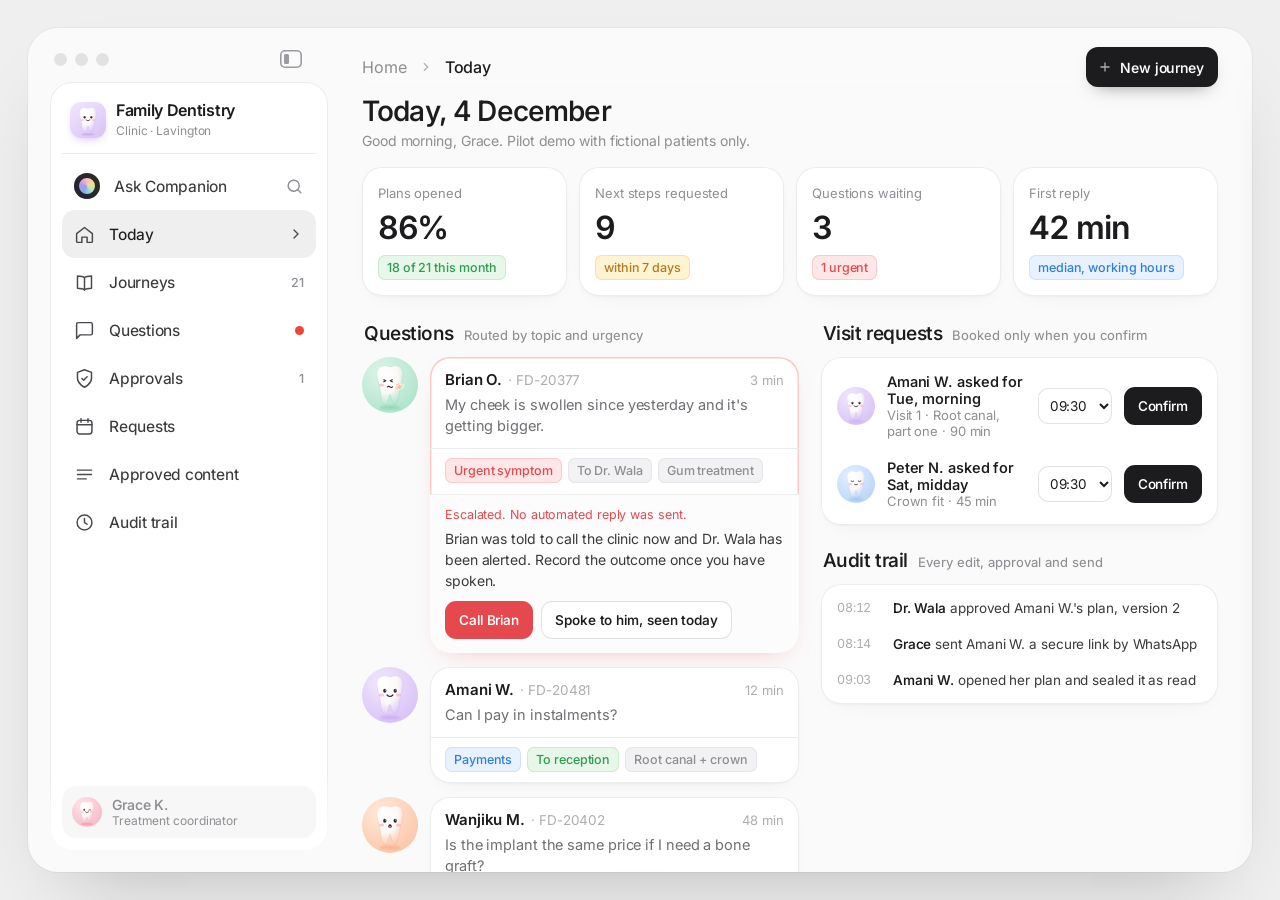
<file: dentistry-app/clinic.html>
<!doctype html>
<html lang="en">
<head>
<meta charset="utf-8">
<meta name="viewport" content="width=device-width, initial-scale=1">
<meta name="robots" content="noindex, nofollow">
<title>Family Dentistry · Clinic</title>
<link rel="icon" href="data:image/svg+xml,%3Csvg xmlns='http://www.w3.org/2000/svg' viewBox='0 0 64 64'%3E%3Crect width='64' height='64' rx='16' fill='%23E9DCFB'/%3E%3Cpath d='M19 26c-1-9 6-13 12-10 1 .6 2 .6 3 0 6-3 13 1 12 10-1 6-3 9-3.5 15-.5 6-.6 11-3.5 14-2 2-4 0-4.6-3.5-.7-3.4-1.4-6-2.4-6s-1.7 2.6-2.4 6c-.6 3.5-2.6 5.5-4.6 3.5-3-3-3-8-3.5-14-.5-6-2.5-9-3.5-15z' fill='%23fff'/%3E%3C/svg%3E">
<script src="assets/teeth.js"></script>
<style>
@font-face{font-family:"Inter";src:url(assets/inter-variable.woff2) format("woff2");font-weight:100 900;font-display:swap}
:root{--bg:#EFEFEF;--win:#FAFAFA;--card:#FFFFFF;--line:#ECECEC;--line-2:#E2E2E2;--sel:#EFEFEF;--ink:#1C1C1E;--ink-2:#3A3A3C;--muted:#8E8E93;--faint:#AEAEB2;--blue:#3D9BF0;--red:#F04438;
--y-bg:#FFF4D2;--y-bd:#F6E2A6;--y-tx:#B7791F;--g-bg:#E7F7E9;--g-bd:#C9ECCD;--g-tx:#2F9E4F;--n-bg:#F2F2F4;--n-bd:#E5E5EA;--n-tx:#8E8E93;--r-bg:#FFE7E7;--r-bd:#FBCACA;--r-tx:#E5484D;--p-bg:#F4EAFE;--p-bd:#E5D3FB;--p-tx:#A35BE0;--b-bg:#E8F2FE;--b-bd:#CFE2FB;--b-tx:#2F7FD8;
--font:"Inter",ui-sans-serif,-apple-system,BlinkMacSystemFont,"Segoe UI",sans-serif;--spring:cubic-bezier(.2,.8,.2,1);--soft:0 1px 2px rgba(0,0,0,.03),0 8px 24px -16px rgba(0,0,0,.12)}
*{box-sizing:border-box;margin:0;padding:0}
body{background:var(--bg);color:var(--ink);font-family:var(--font);font-size:15px;letter-spacing:-.006em;-webkit-font-smoothing:antialiased;min-height:100vh;padding:28px;display:grid;place-items:center}
body.embed{padding:0;display:block}
button{font:inherit;color:inherit;border:0;background:none;cursor:pointer;letter-spacing:inherit}
input,select,textarea{font:inherit;color:inherit;letter-spacing:inherit}
:focus-visible{outline:2px solid var(--blue);outline-offset:2px;border-radius:10px}
.win{position:relative;width:min(1400px,100%);height:min(900px,calc(100vh - 56px));background:var(--win);border-radius:30px;box-shadow:0 0 0 1px rgba(0,0,0,.04),0 40px 80px -40px rgba(0,0,0,.25);display:grid;grid-template-columns:300px 1fr;grid-template-rows:auto 1fr;overflow:hidden}
body.embed .win{width:100%;height:100vh;border-radius:0;box-shadow:none}
.chrome{display:flex;align-items:center;gap:8px;padding:22px 26px 14px}
.chrome i{width:13px;height:13px;border-radius:50%;background:#E2E2E2}
.chrome .tog{margin-left:auto;width:22px;height:18px;border-radius:5px;box-shadow:inset 0 0 0 1.6px #9B9BA0;position:relative}
.chrome .tog::before{content:"";position:absolute;left:4px;top:4px;bottom:4px;width:5px;border-radius:1.5px;background:#9B9BA0}
.side{grid-row:2;margin:0 0 22px 22px;padding:12px;background:var(--card);border-radius:22px;box-shadow:inset 0 0 0 1px var(--line);display:flex;flex-direction:column;position:relative;overflow:hidden}
.side::after{content:"";position:absolute;left:0;right:0;bottom:0;height:80px;background:linear-gradient(180deg,rgba(255,255,255,0),#fff);pointer-events:none}
.brand{display:flex;align-items:center;gap:10px;padding:6px 8px 14px;border-bottom:1px solid var(--line);margin-bottom:8px}
.appicon{width:36px;height:36px;border-radius:11px;flex:none;overflow:hidden;display:block;background:linear-gradient(145deg,#F1E7FD,#D8C1F6);box-shadow:0 4px 10px -4px rgba(163,91,224,.45)}
.brand b{display:block;font-size:16px;font-weight:600;letter-spacing:-.02em}
.brand small{font-size:12px;color:var(--muted)}
.nav button{display:flex;align-items:center;gap:14px;width:100%;height:48px;padding:0 12px;border-radius:13px;font-size:15.5px;font-weight:450;color:var(--ink-2);letter-spacing:-.015em}
.nav button:hover{background:#F6F6F6}
.nav button[aria-current=page]{background:var(--sel);color:var(--ink)}
.nav svg{width:21px;height:21px;flex:none;color:#4A4A4E}
.nav .chev{margin-left:auto;width:16px;height:16px;opacity:0}
.nav button[aria-current=page] .chev{opacity:1}
.nav .rd{margin-left:auto;width:9px;height:9px;border-radius:50%;background:var(--red)}
.nav .cnt{margin-left:auto;font-size:12.5px;color:var(--muted);font-weight:500}
.orb{width:26px;height:26px;border-radius:50%;flex:none;background:conic-gradient(from 210deg,#7FAEEE,#B994EA,#F7B9C7,#F9DE85,#AEE3CB,#7FAEEE);box-shadow:inset 0 0 0 5px rgba(28,28,30,.92)}
.me{margin-top:auto;position:relative;z-index:1;display:flex;align-items:center;gap:10px;padding:10px;border-radius:14px;background:#F7F7F8}
.me b{display:block;font-size:14px;font-weight:550}
.me span{font-size:12px;color:var(--muted)}
.av{width:56px;height:56px;border-radius:50%;flex:none;display:block}
.av.sm{width:38px;height:38px}
.av.xs{width:30px;height:30px}
main{grid-column:2;grid-row:1 / 3;overflow-y:auto;padding:0 34px 40px;scrollbar-width:none}
.crumb{position:sticky;top:0;z-index:5;display:flex;align-items:center;gap:12px;height:66px;padding-top:12px;font-size:16px;color:var(--muted);background:linear-gradient(180deg,var(--win) 70%,rgba(250,250,250,0))}
.crumb b{color:var(--ink);font-weight:500}
.crumb svg{width:14px;height:14px;color:var(--faint)}
.crumb .sp{flex:1}
.new{height:40px;padding:0 14px 0 12px;border-radius:12px;background:var(--ink);color:#fff;display:flex;align-items:center;gap:8px;font-size:14px;font-weight:550;box-shadow:0 8px 18px -10px rgba(0,0,0,.5);transition:transform .2s var(--spring)}
.new:active{transform:scale(.97)}
h1{font-size:28px;font-weight:550;letter-spacing:-.03em}
h2{font-size:19px;font-weight:550;letter-spacing:-.025em}
.sub{font-size:14px;color:var(--muted);margin-top:4px}
.tag{display:inline-flex;align-items:center;gap:5px;height:25px;padding:0 9px;border-radius:7px;font-size:12.5px;font-weight:500;background:var(--n-bg);color:var(--n-tx);box-shadow:inset 0 0 0 1px var(--n-bd);white-space:nowrap}
.tag.y{background:var(--y-bg);color:var(--y-tx);box-shadow:inset 0 0 0 1px var(--y-bd)}
.tag.g{background:var(--g-bg);color:var(--g-tx);box-shadow:inset 0 0 0 1px var(--g-bd)}
.tag.r{background:var(--r-bg);color:var(--r-tx);box-shadow:inset 0 0 0 1px var(--r-bd)}
.tag.p{background:var(--p-bg);color:var(--p-tx);box-shadow:inset 0 0 0 1px var(--p-bd)}
.tag.b{background:var(--b-bg);color:var(--b-tx);box-shadow:inset 0 0 0 1px var(--b-bd)}
.tags{display:flex;gap:6px;flex-wrap:wrap}
.verified{display:inline-block;width:16px;height:16px;vertical-align:-3px}
.metrics{display:grid;grid-template-columns:repeat(4,1fr);gap:12px;margin-top:18px}
.m{background:var(--card);border-radius:20px;box-shadow:inset 0 0 0 1px var(--line),var(--soft);padding:16px}
.m .k{font-size:13px;color:var(--muted)}
.m b{display:block;font-size:32px;font-weight:600;letter-spacing:-.04em;margin-top:6px;font-variant-numeric:tabular-nums}
.m .tag{margin-top:8px}
.cols{display:grid;grid-template-columns:1.1fr 1fr;gap:22px;margin-top:26px;align-items:start}
.date{font-size:19px;font-weight:550;letter-spacing:-.025em;margin:0 2px 12px;display:flex;align-items:baseline;gap:10px}
.date span{font-size:13px;color:var(--muted);font-weight:450;letter-spacing:0}
.feed{display:grid;gap:14px}
.post{display:grid;grid-template-columns:56px 1fr;gap:12px;align-items:start;width:100%;text-align:left}
.pcard{background:var(--card);border-radius:20px;box-shadow:inset 0 0 0 1px var(--line),var(--soft);overflow:hidden;transition:box-shadow .25s,opacity .4s,transform .4s var(--spring)}
.post.on .pcard{box-shadow:inset 0 0 0 1.5px #D9C2F7,0 10px 28px -16px rgba(163,91,224,.45)}
.post.urg .pcard{box-shadow:inset 0 0 0 1.5px var(--r-bd),0 10px 28px -16px rgba(229,72,77,.4)}
.post.gone{opacity:0;transform:translateX(24px)}
.pcard .in{padding:13px 15px 12px}
.who{display:flex;align-items:center;gap:6px;font-size:15px;font-weight:600;white-space:nowrap}
.who .h{font-weight:400;color:var(--faint);font-size:13.5px;overflow:hidden;text-overflow:ellipsis}
.who .age{margin-left:auto;font-weight:400;color:var(--faint);font-size:13px}
.pcard p{margin-top:5px;font-size:14.5px;line-height:1.45;color:#6E6E73}
.pcard .ft{padding:9px 15px 11px;border-top:1px solid var(--line)}
.reply{padding:12px 15px 14px;border-top:1px solid var(--line);background:#FCFCFC}
.reply .lbl{font-size:12.5px;color:var(--muted);display:flex;align-items:center;gap:6px}
.reply textarea{width:100%;min-height:76px;margin-top:6px;border:0;resize:vertical;font-size:14.5px;line-height:1.5;background:transparent;outline:none;color:var(--ink-2)}
.btns{display:flex;gap:8px;margin-top:10px;flex-wrap:wrap}
.btn{height:38px;padding:0 14px;border-radius:11px;font-size:13.5px;font-weight:550;display:inline-flex;align-items:center;gap:7px;transition:transform .2s var(--spring);text-decoration:none}
.btn:active{transform:scale(.97)}
.btn.k{background:var(--ink);color:#fff}
.btn.l{background:#fff;box-shadow:inset 0 0 0 1px var(--line-2)}
.btn.r{background:var(--r-tx);color:#fff}
.btn:disabled{opacity:.35;cursor:not-allowed}
.list{background:var(--card);border-radius:20px;box-shadow:inset 0 0 0 1px var(--line),var(--soft);padding:6px}
.li{display:flex;align-items:center;gap:12px;padding:10px;border-radius:14px}
.li:hover{background:#F8F8F8}
.li .tx{flex:1;min-width:0}
.li b{display:block;font-size:14.5px;font-weight:550}
.li .s{display:block;font-size:13px;color:var(--muted)}
.li select{height:36px;border-radius:10px;border:0;box-shadow:inset 0 0 0 1px var(--line-2);background:#fff;padding:0 8px;font-size:13.5px}
.audit{list-style:none}
.audit li{display:flex;gap:12px;padding:10px;font-size:13.5px;color:var(--ink-2);border-radius:12px;animation:pop .4s var(--spring)}
.audit time{flex:none;width:44px;color:var(--faint);font-size:12.5px;font-variant-numeric:tabular-nums}
.audit b{font-weight:550;color:var(--ink)}
@keyframes pop{0%{transform:scale(.94);opacity:0}100%{transform:none;opacity:1}}
.tbl{width:100%;border-collapse:separate;border-spacing:0;margin-top:2px}
.tbl th{text-align:left;font-size:12.5px;font-weight:500;color:var(--muted);padding:6px 12px 8px}
.tbl td{padding:10px 12px;font-size:14px;border-top:1px solid var(--line);vertical-align:middle}
.tbl tr:hover td{background:#FAFAFB}
.tbl .who2{display:flex;align-items:center;gap:10px}
.tbl .who2 b{display:block;font-weight:550}
.tbl .who2 span{font-size:12.5px;color:var(--muted)}
.pipe{display:flex;gap:3px}
.pipe i{width:20px;height:6px;border-radius:9px;background:#EBEBED}
.pipe i.on{background:#9ED9B0}
.pipe i.cur{background:#D8C1F6}
.done-q{padding:16px;border-radius:18px;background:var(--g-bg);box-shadow:inset 0 0 0 1px var(--g-bd);color:var(--g-tx);font-size:14px;font-weight:500;display:flex;align-items:center;gap:10px;animation:pop .5s var(--spring)}
/* builder */
.scrim{position:absolute;inset:0;z-index:20;background:rgba(0,0,0,.16);backdrop-filter:blur(2px);opacity:0;pointer-events:none;transition:opacity .3s}
.scrim.on{opacity:1;pointer-events:auto}
.drawer{position:absolute;top:12px;right:12px;bottom:12px;width:min(780px,calc(100% - 24px));z-index:21;background:var(--win);border-radius:24px;box-shadow:0 30px 60px -20px rgba(0,0,0,.35),0 0 0 1px rgba(0,0,0,.05);display:grid;grid-template-columns:1fr 290px;overflow:hidden;transform:translateX(105%);transition:transform .5s var(--spring)}
.drawer.on{transform:none}
.build{overflow-y:auto;padding:22px 24px 30px;scrollbar-width:none}
.steps{display:flex;gap:5px;margin:14px 0 4px}
.steps i{flex:1;height:5px;border-radius:9px;background:#EBEBED;transition:background .4s}
.steps i.on{background:var(--ink)}
.blk{margin-top:14px;padding:16px;border-radius:20px;background:var(--card);box-shadow:inset 0 0 0 1px var(--line),var(--soft)}
.blk h3{font-size:15px;font-weight:600;display:flex;align-items:center;gap:9px}
.num{width:22px;height:22px;border-radius:50%;background:var(--ink);color:#fff;display:grid;place-items:center;font-size:11.5px;font-weight:600}
.blk.lock{opacity:.45;pointer-events:none}
.fields{display:grid;grid-template-columns:1fr 1fr;gap:10px;margin-top:12px}
.f label{display:block;font-size:12px;color:var(--muted);margin-bottom:5px}
.f input,.f select{width:100%;height:40px;border-radius:11px;border:0;box-shadow:inset 0 0 0 1px var(--line-2);background:#fff;padding:0 11px;font-size:14px}
.chips{display:flex;gap:6px;flex-wrap:wrap;margin-top:12px}
.chip{height:34px;padding:0 12px;border-radius:10px;background:#fff;box-shadow:inset 0 0 0 1px var(--line-2);font-size:13.5px;font-weight:500;transition:all .2s var(--spring)}
.chip[aria-pressed=true]{background:var(--ink);color:#fff;box-shadow:none}
.est .l{display:flex;justify-content:space-between;padding:8px 0;border-top:1px solid var(--line);font-size:14px}
.est .l span{color:#6E6E73}
.est .tot{display:flex;justify-content:space-between;padding-top:10px;font-size:16px;font-weight:600}
.draft{margin-top:12px;min-height:110px;padding:13px;border-radius:14px;background:#F7F7F8;font-size:14.5px;line-height:1.55;white-space:pre-wrap;color:var(--ink-2)}
.guard{display:flex;gap:8px;margin-top:10px;font-size:12.5px;line-height:1.45;color:var(--muted)}
.prev{background:#F2F2F3;padding:22px 18px;display:flex;flex-direction:column;gap:12px;overflow-y:auto;border-left:1px solid var(--line)}
.prev .k{font-size:12px;color:var(--muted)}
.lockn{padding:12px;border-radius:18px;background:rgba(255,255,255,.75);box-shadow:inset 0 0 0 1px var(--line);display:flex;gap:10px;align-items:center}
.lockn b{display:block;font-size:13px;font-weight:600}
.lockn span{font-size:12.5px;color:var(--ink-2)}
.wa{padding:12px;border-radius:18px;background:#E9E4DC}
.bub{background:#fff;border-radius:14px 14px 14px 4px;padding:10px 12px;font-size:13px;line-height:1.45;color:var(--ink-2)}
.bub a{color:var(--b-tx);font-weight:500;word-break:break-all}
.bub small{display:block;text-align:right;font-size:11px;color:var(--muted);margin-top:4px}
.toast{position:absolute;left:50%;bottom:22px;z-index:40;transform:translate(-50%,160%);display:flex;align-items:center;gap:10px;height:46px;padding:0 16px 0 10px;border-radius:14px;background:var(--ink);color:#fff;font-size:14px;font-weight:500;box-shadow:0 14px 30px -12px rgba(0,0,0,.5);transition:transform .5s var(--spring)}
.toast.on{transform:translate(-50%,0)}
.toast i{width:26px;height:26px;border-radius:8px;background:rgba(255,255,255,.14);display:grid;place-items:center;font-style:normal}
@media (max-width:1100px){.metrics{grid-template-columns:1fr 1fr}.cols{grid-template-columns:1fr}.drawer{grid-template-columns:1fr}.prev{display:none}}
@media (max-width:760px){body{padding:0}.win{grid-template-columns:1fr;height:auto;min-height:100vh;border-radius:0}.side,.chrome{display:none}main{grid-column:1;padding:0 16px 40px}}
</style>
</head>
<body>
<div class="win">
  <div class="chrome" aria-hidden="true"><i></i><i></i><i></i><span class="tog"></span></div>
  <aside class="side">
    <div class="brand"><span class="appicon" data-tooth="lilac happy" data-bare></span><span><b>Family Dentistry</b><small>Clinic · Lavington</small></span></div>
    <nav class="nav">
      <button><span class="orb"></span>Ask Companion<svg style="margin-left:auto;width:19px;height:19px;color:#8E8E93" viewBox="0 0 24 24" fill="none" stroke="currentColor" stroke-width="1.8" stroke-linecap="round"><circle cx="11" cy="11" r="7"/><path d="m20 20-3.5-3.5"/></svg></button>
      <button aria-current="page"><svg viewBox="0 0 24 24" fill="none" stroke="currentColor" stroke-width="1.7" stroke-linecap="round" stroke-linejoin="round"><path d="M3 11 12 4l9 7v9a1 1 0 0 1-1 1h-5v-6H9v6H4a1 1 0 0 1-1-1z"/></svg>Today<svg class="chev" viewBox="0 0 24 24" fill="none" stroke="currentColor" stroke-width="2" stroke-linecap="round"><path d="m9 6 6 6-6 6"/></svg></button>
      <button><svg viewBox="0 0 24 24" fill="none" stroke="currentColor" stroke-width="1.7" stroke-linecap="round" stroke-linejoin="round"><path d="M12 6.5C10.5 5 8 4.5 4 4.5v14c4 0 6.5.5 8 2 1.5-1.5 4-2 8-2v-14c-4 0-6.5.5-8 2z"/><path d="M12 6.5v14"/></svg>Journeys<span class="cnt">21</span></button>
      <button><svg viewBox="0 0 24 24" fill="none" stroke="currentColor" stroke-width="1.7" stroke-linecap="round" stroke-linejoin="round"><path d="M21 15a2 2 0 0 1-2 2H7l-4 4V5a2 2 0 0 1 2-2h14a2 2 0 0 1 2 2z"/></svg>Questions<span class="rd" id="qdot"></span></button>
      <button><svg viewBox="0 0 24 24" fill="none" stroke="currentColor" stroke-width="1.7" stroke-linecap="round" stroke-linejoin="round"><path d="M12 22s8-4 8-10V5l-8-3-8 3v7c0 6 8 10 8 10z"/><path d="m9 12 2 2 4-4"/></svg>Approvals<span class="cnt">1</span></button>
      <button><svg viewBox="0 0 24 24" fill="none" stroke="currentColor" stroke-width="1.7" stroke-linecap="round" stroke-linejoin="round"><rect x="3.5" y="5" width="17" height="15.5" rx="3"/><path d="M8 3v4M16 3v4M3.5 10h17"/></svg>Requests</button>
      <button><svg viewBox="0 0 24 24" fill="none" stroke="currentColor" stroke-width="1.7" stroke-linecap="round" stroke-linejoin="round"><path d="M4 7h16M4 12h16M4 17h10"/></svg>Approved content</button>
      <button><svg viewBox="0 0 24 24" fill="none" stroke="currentColor" stroke-width="1.7" stroke-linecap="round"><circle cx="12" cy="12" r="8.5"/><path d="M12 7.5V12l3 2"/></svg>Audit trail</button>
    </nav>
    <div class="me"><span class="av xs" data-tooth="rose wink"></span><span><b>Grace K.</b><span>Treatment coordinator</span></span></div>
  </aside>

  <main>
    <div class="crumb"><span>Home</span><svg viewBox="0 0 24 24" fill="none" stroke="currentColor" stroke-width="2" stroke-linecap="round"><path d="m9 6 6 6-6 6"/></svg><b>Today</b><span class="sp"></span><button class="new" id="newBtn"><svg width="17" height="17" viewBox="0 0 24 24" fill="none" stroke="currentColor" stroke-width="2.2" stroke-linecap="round"><path d="M12 5v14M5 12h14"/></svg>New journey</button></div>
    <h1 id="todayT">Today</h1>
    <p class="sub">Good morning, Grace. Pilot demo with fictional patients only.</p>

    <div class="metrics">
      <div class="m"><span class="k">Plans opened</span><b>86%</b><span class="tag g">18 of 21 this month</span></div>
      <div class="m"><span class="k">Next steps requested</span><b>9</b><span class="tag y">within 7 days</span></div>
      <div class="m"><span class="k">Questions waiting</span><b id="mQ">3</b><span class="tag r">1 urgent</span></div>
      <div class="m"><span class="k">First reply</span><b>42 min</b><span class="tag b">median, working hours</span></div>
    </div>

    <div class="cols">
      <section>
        <p class="date">Questions <span>Routed by topic and urgency</span></p>
        <div class="feed" id="queue"></div>
      </section>
      <section>
        <p class="date">Visit requests <span>Booked only when you confirm</span></p>
        <div class="list" id="reqs"></div>
        <p class="date" style="margin-top:24px">Audit trail <span>Every edit, approval and send</span></p>
        <div class="list"><ul class="audit" id="audit"></ul></div>
      </section>
    </div>

    <p class="date" style="margin-top:28px">Journeys <span>Draft, approved, sent, opened, requested, booked</span></p>
    <div class="list"><table class="tbl" id="tbl"><thead><tr><th>Patient</th><th>Plan</th><th>Dentist</th><th>Progress</th><th>Last activity</th></tr></thead><tbody></tbody></table></div>
  </main>

  <div class="scrim" id="scrim"></div>
  <aside class="drawer" id="drawer" aria-label="New journey">
    <div class="build">
      <div style="display:flex;justify-content:space-between;align-items:center"><span class="tag p">New journey</span><button class="btn l" id="closeB">Close</button></div>
      <h1 style="margin-top:12px;font-size:24px">From consultation to a plan Amani understands</h1>
      <div class="steps" id="steps"><i class="on"></i><i></i><i></i><i></i></div>
      <div class="blk"><h3><span class="num">1</span>Patient and dentist</h3>
        <div class="fields">
          <div class="f"><label for="f1">Patient reference</label><input id="f1" value="FD-20481 · Amani W."></div>
          <div class="f"><label for="f2">Responsible dentist</label><select id="f2"><option>Dr. Wala</option><option>Dr. Sonali</option></select></div>
          <div class="f"><label for="f3">Tooth</label><input id="f3" value="Lower left first molar (36)"></div>
          <div class="f"><label for="f4">Channel</label><select id="f4"><option>WhatsApp</option><option>SMS</option></select></div>
        </div></div>
      <div class="blk"><h3><span class="num">2</span>Procedures, in order</h3>
        <div class="chips" id="procs">
          <button class="chip" aria-pressed="true" data-p="Root canal treatment, back tooth" data-c="28000">Root canal, molar</button>
          <button class="chip" aria-pressed="true" data-p="Core build-up" data-c="8000">Core build-up</button>
          <button class="chip" aria-pressed="true" data-p="Porcelain-fused crown" data-c="45000">Crown</button>
          <button class="chip" aria-pressed="true" data-p="X-rays during treatment" data-c="3000">X-rays</button>
          <button class="chip" aria-pressed="false" data-p="Implant" data-c="180000">Implant</button>
          <button class="chip" aria-pressed="false" data-p="Scale and polish" data-c="6000">Scale and polish</button>
        </div>
        <div class="est" id="est" style="margin-top:12px"></div>
        <p class="guard">Prices come from the clinic's price list. The patient sees an estimate, with what is included, excluded and could change.</p></div>
      <div class="blk"><h3><span class="num">3</span>Plain-language explanation</h3>
        <div class="draft" id="draft">Press Draft. Companion writes only from Dr. Wala's plan above and the clinic's approved content.</div>
        <div class="tags" id="srcs" style="margin-top:10px"></div>
        <div class="btns"><button class="btn l" id="draftBtn">Draft</button></div>
        <p class="guard">No diagnosis, prognosis or new advice. If something is missing, the draft says the team will clarify instead of guessing.</p></div>
      <div class="blk lock" id="b4"><h3><span class="num">4</span>Dentist approval, then send</h3>
        <div id="apprv"></div>
        <div class="btns"><button class="btn k" id="askAppr">Send to Dr. Wala for approval</button><button class="btn l" id="sendBtn" disabled>Send secure link</button></div></div>
    </div>
    <div class="prev">
      <span class="k">What Amani receives</span>
      <div class="lockn"><span class="appicon" data-tooth="lilac happy" data-bare style="width:32px;height:32px;border-radius:9px"></span><span><b>Family Dentistry</b><span>You have a new message from the clinic.</span></span></div>
      <span class="k">Previews never show treatment details.</span>
      <div class="wa"><div class="bub">Hi Amani, Dr. Wala has prepared your treatment plan. Open it here, it is private to you:<br><a href="./" target="_blank" rel="noopener">fdn.care/p/7Kq2-Xw9</a><small>Link expires 30 Nov</small></div></div>
      <span class="tag" id="prevA" style="align-self:flex-start">Waiting for approval</span>
    </div>
  </aside>
  <div class="toast" id="toast"><i>✓</i><span id="toastT"></span></div>
</div>

<script>
(function(){
'use strict';
var $=function(s,c){return (c||document).querySelector(s)};
var $$=function(s,c){return Array.prototype.slice.call((c||document).querySelectorAll(s))};
if(new URLSearchParams(location.search).has('embed'))document.body.classList.add('embed');
var VER='<svg class="verified" viewBox="0 0 24 24"><path d="M12 1.5l2.6 1.9 3.2-.2 1 3 2.6 1.9-1 3 1 3-2.6 1.9-1 3-3.2-.2L12 22.5l-2.6-1.9-3.2.2-1-3L2.6 16l1-3-1-3 2.6-1.9 1-3 3.2.2z" fill="#3D9BF0"/><path d="m7.8 12 2.8 2.8 5.6-5.6" fill="none" stroke="#fff" stroke-width="2.2" stroke-linecap="round" stroke-linejoin="round"/></svg>';
$('#todayT').textContent='Today, '+new Date().toLocaleDateString('en-GB',{day:'numeric',month:'long'});
function now(){return new Date().toLocaleTimeString('en-GB',{hour:'2-digit',minute:'2-digit'})}
function toast(t){$('#toastT').textContent=t;var e=$('#toast');e.classList.add('on');clearTimeout(e._t);e._t=setTimeout(function(){e.classList.remove('on')},2600)}
function log(h,t){var li=document.createElement('li');li.innerHTML='<time>'+(t||now())+'</time><span>'+h+'</span>';$('#audit').prepend(li)}
log('<b>Amani W.</b> opened her plan and sealed it as read','09:03');log('<b>Grace</b> sent Amani W. a secure link by WhatsApp','08:14');log('<b>Dr. Wala</b> approved Amani W.\'s plan, version 2','08:12');

var Q=[
  {id:2,who:'Brian O.',ref:'FD-20377',t:'mint wince bandage',q:'My cheek is swollen since yesterday and it\'s getting bigger.',age:'3 min',urgent:true,tags:[['r','Urgent symptom'],['','To Dr. Wala'],['','Gum treatment']]},
  {id:1,who:'Amani W.',ref:'FD-20481',t:'lilac happy',q:'Can I pay in instalments?',age:'12 min',tags:[['b','Payments'],['g','To reception'],['','Root canal + crown']],draft:'Yes, you can pay per visit as you go, by M-Pesa or card. For insurance, send a photo of your card and I\'ll start the pre-approval.',src:'Payment policy v1'},
  {id:3,who:'Wanjiku M.',ref:'FD-20402',t:'peach wow',q:'Is the implant the same price if I need a bone graft?',age:'48 min',tags:[['p','Treatment detail'],['y','To Dr. Sonali'],['','Implant']],draft:'A bone graft is not part of your approved plan, so I won\'t guess the price. Dr. Sonali will check your scan and confirm it at your next visit.',src:'Implant plan v1 · missing detail'}
];
var sel=2;
function renderQ(){
  var el=$('#queue');$('#mQ').textContent=Q.length;$('#qdot').hidden=!Q.length;
  if(!Q.length){el.innerHTML='<div class="done-q"><span class="av xs" data-tooth="sage proud"></span>All caught up. Every question has an owner and an answer.</div>';Teeth.mount(el);return}
  el.innerHTML=Q.map(function(q){var on=q.id===sel;
    return '<button class="post '+(on?'on ':'')+(q.urgent?'urg':'')+'" data-id="'+q.id+'"><span class="av" data-tooth="'+q.t+'"></span><div class="pcard"><div class="in"><div class="who">'+q.who+'<span class="h">· '+q.ref+'</span><span class="age">'+q.age+'</span></div><p>'+q.q+'</p></div><div class="ft tags">'+q.tags.map(function(t){return '<span class="tag '+t[0]+'">'+t[1]+'</span>'}).join('')+'</div>'+
    (on?(q.urgent?'<div class="reply"><span class="lbl" style="color:var(--r-tx)">Escalated. No automated reply was sent.</span><p style="margin-top:6px;font-size:14px;line-height:1.5;color:var(--ink-2)">Brian was told to call the clinic now and Dr. Wala has been alerted. Record the outcome once you have spoken.</p><div class="btns"><a class="btn r" href="tel:+254722784882">Call Brian</a><span class="btn l" data-act="resolve" role="button" tabindex="0">Spoke to him, seen today</span></div></div>'
      :'<div class="reply"><span class="lbl">'+VER+' Suggested reply from approved content only</span><textarea aria-label="Reply">'+q.draft+'</textarea><div class="tags"><span class="tag g">Source: '+q.src+'</span></div><div class="btns"><span class="btn k" data-act="send" role="button" tabindex="0">Send reply</span><span class="btn l" data-act="esc" role="button" tabindex="0">Escalate to dentist</span></div></div>'):'')+
    '</div></button>'}).join('');
  Teeth.mount(el);
  $$('.post',el).forEach(function(b){b.addEventListener('click',function(e){if(e.target.closest('[data-act],textarea,a'))return;sel=+b.dataset.id;renderQ()})});
  $$('[data-act]',el).forEach(function(b){b.addEventListener('click',function(){
    var q=Q.filter(function(x){return x.id===sel})[0];
    if(b.dataset.act==='esc'){log('<b>Grace</b> escalated '+q.who+'\'s question to the dentist');toast('Sent to the dentist');return}
    log('<b>Grace</b> '+(b.dataset.act==='resolve'?'recorded the outcome for':'answered')+' '+q.who+(q.src?', source: '+q.src:''));
    toast(b.dataset.act==='resolve'?'Outcome recorded':'Reply sent to '+q.who);
    $('.post.on').classList.add('gone');
    setTimeout(function(){Q=Q.filter(function(x){return x.id!==sel});sel=Q.length?Q[0].id:0;renderQ()},380);
  })});
}
renderQ();

var R=[{who:'Amani W.',t:'lilac happy',v:'Visit 1 · Root canal, part one · 90 min',want:'Tue, morning'},{who:'Peter N.',t:'sky calm',v:'Crown fit · 45 min',want:'Sat, midday'}];
function renderR(){
  $('#reqs').innerHTML=R.map(function(r,i){return '<div class="li"><span class="av sm" data-tooth="'+r.t+(r.ok?' badge':'')+'"></span><span class="tx"><b>'+r.who+(r.ok?' · '+r.ok:' asked for '+r.want)+'</b><span class="s">'+(r.ok?'Booked. The patient now sees it as confirmed.':r.v)+'</span></span>'+(r.ok?'<span class="tag g">Booked</span>':'<select aria-label="Time"><option>09:30</option><option>10:00</option><option>11:15</option></select><button class="btn k" data-i="'+i+'">Confirm</button>')+'</div>'}).join('');
  Teeth.mount($('#reqs'));
  $$('#reqs button').forEach(function(b){b.addEventListener('click',function(){var r=R[+b.dataset.i];r.ok=r.want.split(',')[0]+' '+b.previousElementSibling.value;log('<b>Grace</b> booked '+r.who+', '+r.ok+', in the clinic calendar');toast(r.who+' is booked');renderR()})});
}
renderR();

var J=[
  {who:'Amani W.',ref:'FD-20481',t:'lilac happy',plan:'Root canal + crown',dr:'Dr. Wala',stage:4,st:['y','Requested visit 1'],last:'Sealed as read · 09:03'},
  {who:'Wanjiku M.',ref:'FD-20402',t:'peach wow',plan:'Implant, upper right',dr:'Dr. Sonali',stage:3,st:['p','Opened, has a question'],last:'Asked about grafts · 48 min'},
  {who:'Brian O.',ref:'FD-20377',t:'mint wince bandage',plan:'Gum treatment',dr:'Dr. Wala',stage:5,st:['r','Aftercare, urgent'],last:'Reported swelling · 3 min'},
  {who:'Peter N.',ref:'FD-20355',t:'sky calm',plan:'Crown, upper left',dr:'Dr. Sonali',stage:4,st:['y','Requested crown fit'],last:'Chose Saturday · 1 h'},
  {who:'Halima A.',ref:'FD-20490',t:'lemon sleepy',plan:'Whitening consultation',dr:'Dr. Wala',stage:1,st:['','Waiting for approval'],last:'Drafted by Grace · 10 min'}
];
$('#tbl tbody').innerHTML=J.map(function(j){return '<tr><td><span class="who2"><span class="av xs" data-tooth="'+j.t+'"></span><span><b>'+j.who+'</b><span>'+j.ref+'</span></span></span></td><td>'+j.plan+'</td><td>'+j.dr+'</td><td><div class="pipe">'+[0,1,2,3,4,5].map(function(i){return '<i class="'+(i<j.stage?'on':i===j.stage?'cur':'')+'"></i>'}).join('')+'</div><span class="tag '+j.st[0]+'" style="margin-top:6px">'+j.st[1]+'</span></td><td style="color:var(--muted)">'+j.last+'</td></tr>'}).join('');
Teeth.mount(document);

var drawer=$('#drawer'),scrim=$('#scrim');
function openB(){drawer.classList.add('on');scrim.classList.add('on')}
function closeB(){drawer.classList.remove('on');scrim.classList.remove('on')}
$('#newBtn').addEventListener('click',openB);$('#closeB').addEventListener('click',closeB);scrim.addEventListener('click',closeB);
function est(){var on=$$('#procs .chip[aria-pressed=true]'),t=0;$('#est').innerHTML=on.map(function(c){t+=+c.dataset.c;return '<div class="l"><span>'+c.dataset.p+'</span><b>'+(+c.dataset.c).toLocaleString('en-US')+'</b></div>'}).join('')+'<div class="tot"><span>Estimate</span><span>KSh '+t.toLocaleString('en-US')+'</span></div>'}
$$('#procs .chip').forEach(function(c){c.addEventListener('click',function(){c.setAttribute('aria-pressed',c.getAttribute('aria-pressed')!=='true');est()})});est();
function stepTo(n){$$('#steps i').forEach(function(s,i){s.classList.toggle('on',i<n)})}
var TEXT='Your lower left back tooth has an inflamed nerve. Dr. Wala recommends saving it with a root canal over two visits, then protecting it with a crown.\n\nThere are four visits over about six weeks. You will be numb for the treatment visits, and you can ask for a pause at any time.\n\nThe estimate is about KSh 84,000. It is not a final bill, and Dr. Wala will ask you before anything changes.';
$('#draftBtn').addEventListener('click',function(){
  var d=$('#draft'),i=0;d.textContent='';stepTo(3);this.disabled=true;
  (function ty(){d.textContent=TEXT.slice(0,i);i+=3;if(i<=TEXT.length+3)setTimeout(ty,12);else{
    $('#srcs').innerHTML=[['g','Dr. Wala\'s plan, 28 Oct'],['p','Root canal guide v3'],['y','Crown guide v2'],['b','Price list, Oct 2026']].map(function(s){return '<span class="tag '+s[0]+'">'+s[1]+'</span>'}).join('');
    $('#b4').classList.remove('lock');log('<b>Companion</b> drafted FD-20481\'s explanation from 4 approved sources');
  }})();
});
$('#askAppr').addEventListener('click',function(){var b=this;b.disabled=true;b.textContent='Waiting for Dr. Wala…';
  setTimeout(function(){$('#apprv').innerHTML='<div class="li" style="margin-top:8px;background:var(--g-bg);box-shadow:inset 0 0 0 1px var(--g-bd)"><span class="av xs" data-tooth="sage proud badge"></span><span class="tx"><b style="color:var(--g-tx)">Approved by Dr. Wala at '+now()+'</b><span class="s">Version 2 locked</span></span></div>';Teeth.mount($('#apprv'));b.textContent='Approved';$('#sendBtn').disabled=false;$('#prevA').className='tag g';$('#prevA').textContent='Approved by Dr. Wala';log('<b>Dr. Wala</b> approved FD-20481, version 2');stepTo(4)},1600)});
$('#sendBtn').addEventListener('click',function(){this.disabled=true;this.textContent='Sent';log('<b>Grace</b> sent FD-20481 a secure link by WhatsApp, expiring 30 Nov');toast('Secure link sent to Amani');setTimeout(closeB,900)});
if(location.hash==='#new')openB();
})();
</script>
</body>
</html>
</file>
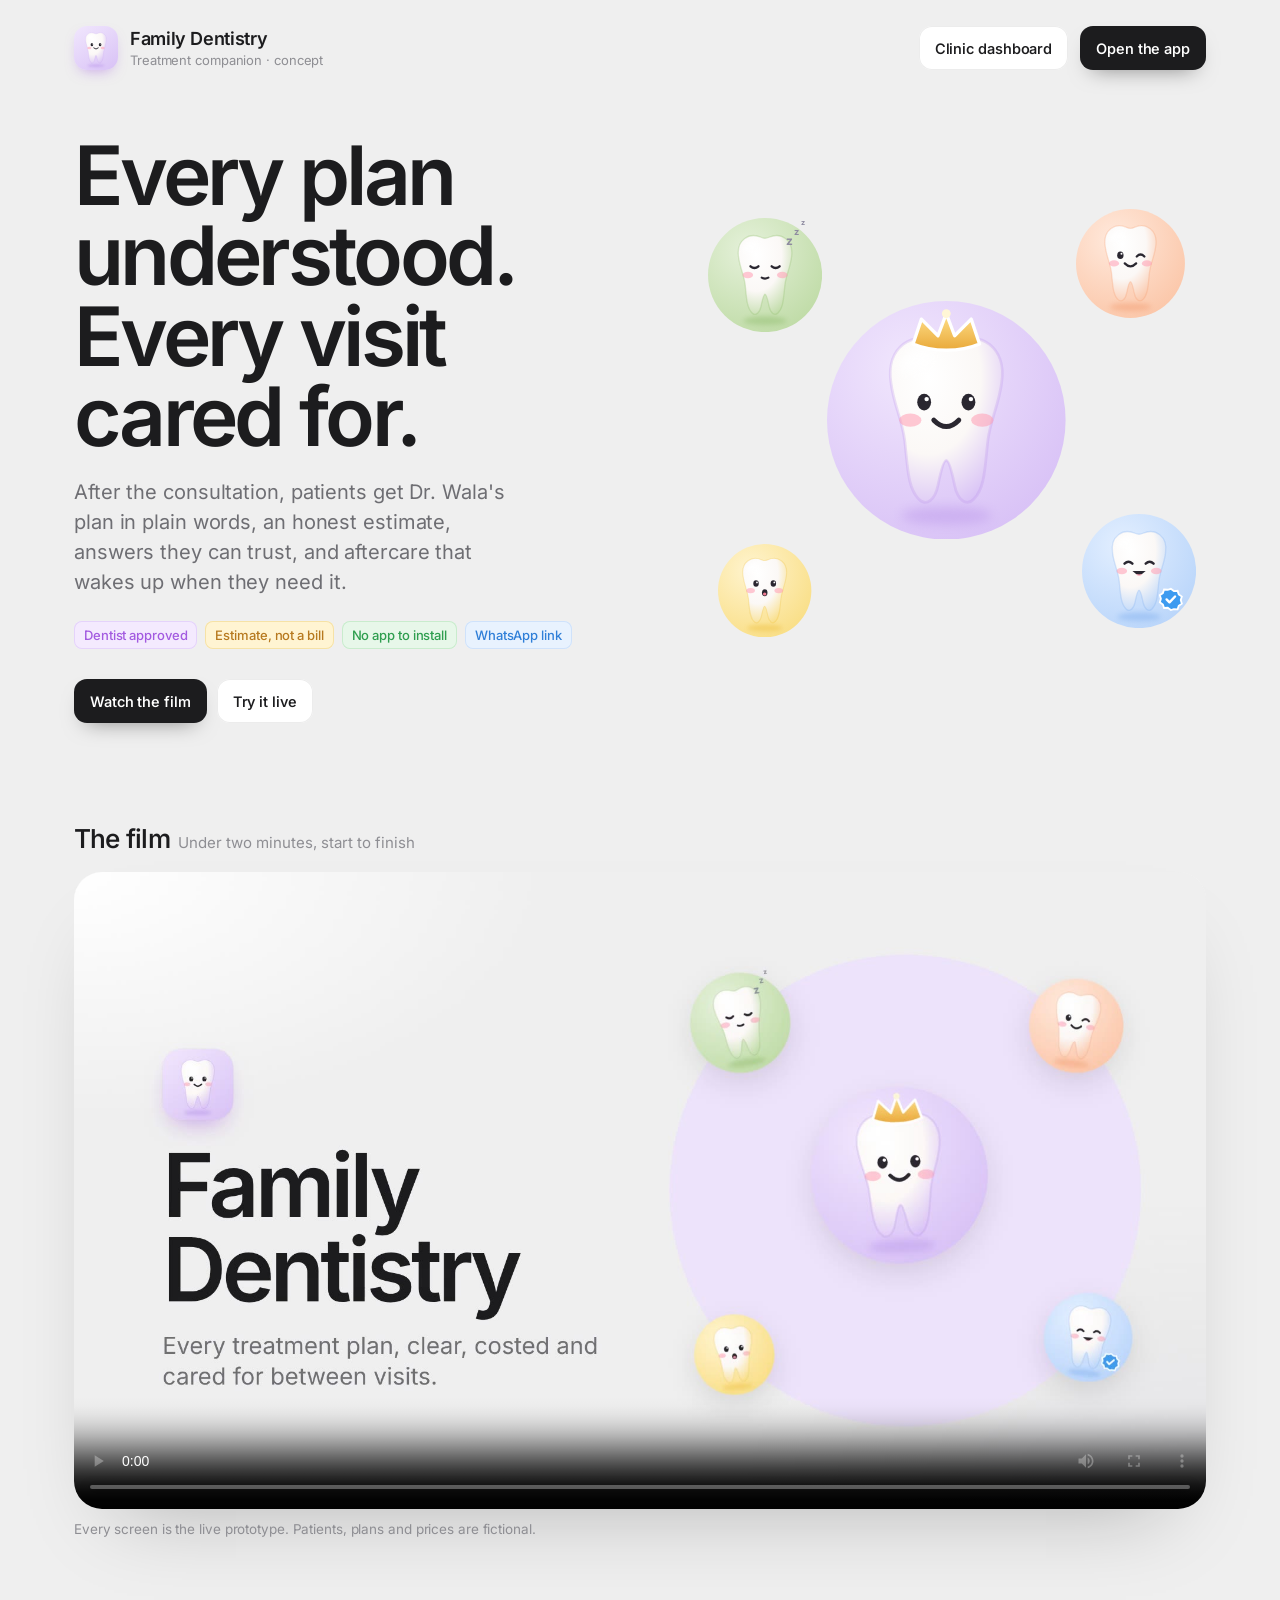
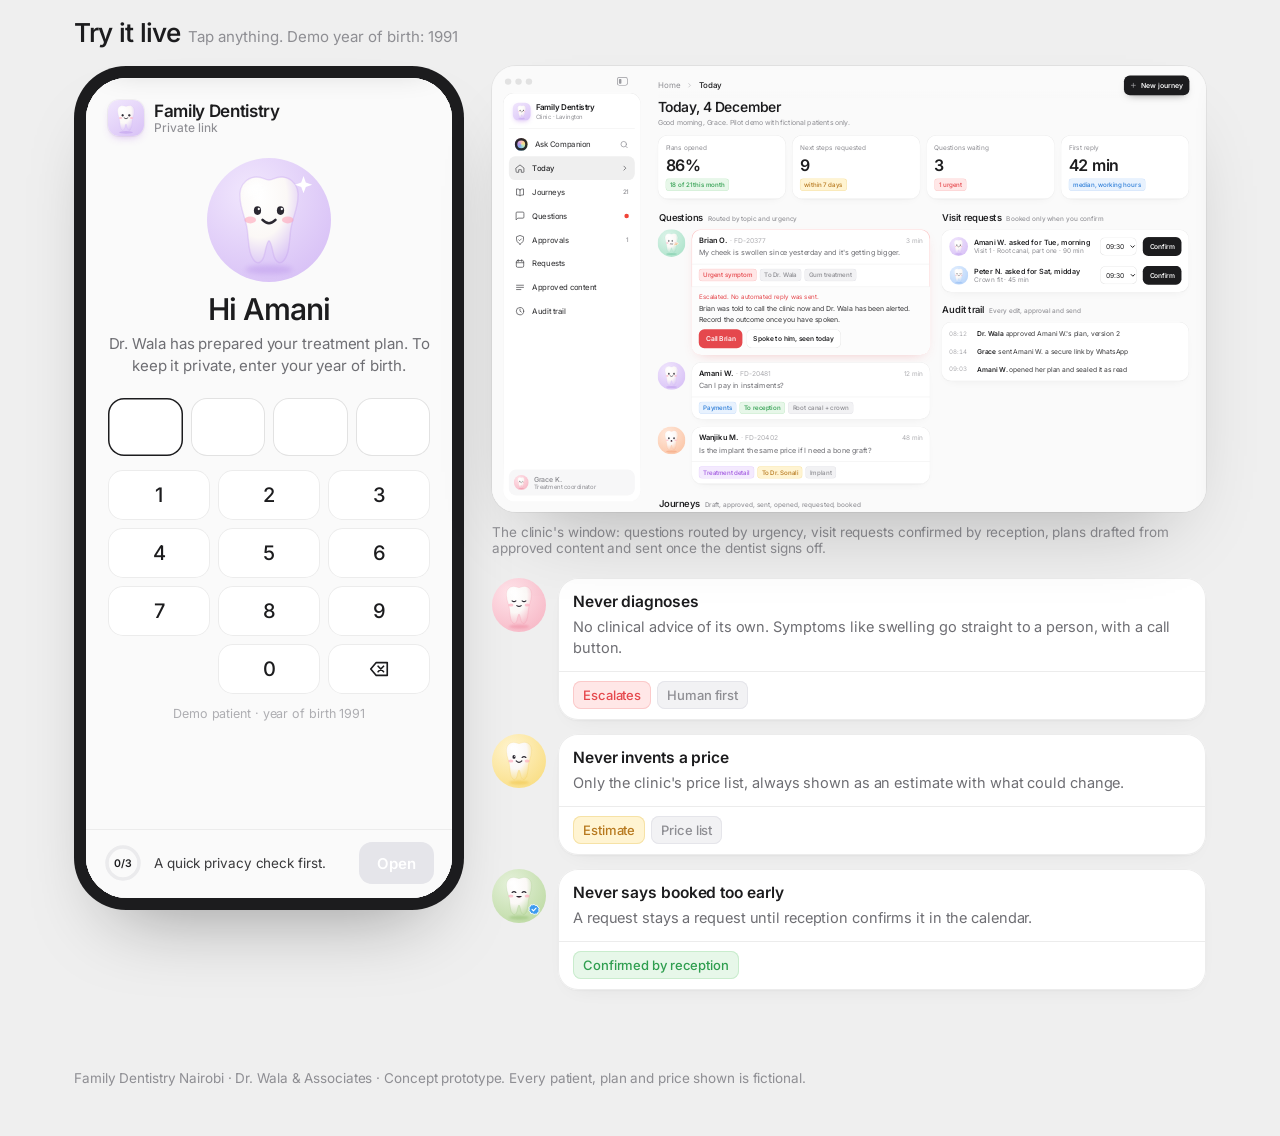
<file: dentistry-app/overview.html>
<!doctype html>
<html lang="en">
<head>
<meta charset="utf-8">
<meta name="viewport" content="width=device-width, initial-scale=1">
<meta name="robots" content="noindex, nofollow">
<title>Family Dentistry · Treatment companion</title>
<meta name="description" content="A dentist-approved treatment journey for Family Dentistry Nairobi: the plan in plain words, an honest estimate, answers from approved content, next steps and aftercare.">
<link rel="icon" href="data:image/svg+xml,%3Csvg xmlns='http://www.w3.org/2000/svg' viewBox='0 0 64 64'%3E%3Crect width='64' height='64' rx='16' fill='%23E9DCFB'/%3E%3Cpath d='M19 26c-1-9 6-13 12-10 1 .6 2 .6 3 0 6-3 13 1 12 10-1 6-3 9-3.5 15-.5 6-.6 11-3.5 14-2 2-4 0-4.6-3.5-.7-3.4-1.4-6-2.4-6s-1.7 2.6-2.4 6c-.6 3.5-2.6 5.5-4.6 3.5-3-3-3-8-3.5-14-.5-6-2.5-9-3.5-15z' fill='%23fff'/%3E%3C/svg%3E">
<script src="assets/teeth.js"></script>
<style>
@font-face{font-family:"Inter";src:url(assets/inter-variable.woff2) format("woff2");font-weight:100 900;font-display:swap}
:root{--bg:#EFEFEF;--win:#FAFAFA;--card:#fff;--line:#ECECEC;--ink:#1C1C1E;--muted:#8E8E93;--soft:0 1px 2px rgba(0,0,0,.03),0 8px 24px -16px rgba(0,0,0,.12)}
*{box-sizing:border-box;margin:0;padding:0}
body{background:var(--bg);color:var(--ink);font-family:"Inter",system-ui,sans-serif;letter-spacing:-.006em;-webkit-font-smoothing:antialiased}
a{color:inherit}
.wrap{max-width:1180px;margin:0 auto;padding:0 24px}
.tag{display:inline-flex;align-items:center;height:28px;padding:0 10px;border-radius:8px;font-size:13px;font-weight:500;white-space:nowrap}
.y{background:#FFF4D2;color:#B7791F;box-shadow:inset 0 0 0 1px #F6E2A6}.g{background:#E7F7E9;color:#2F9E4F;box-shadow:inset 0 0 0 1px #C9ECCD}.r{background:#FFE7E7;color:#E5484D;box-shadow:inset 0 0 0 1px #FBCACA}.p{background:#F4EAFE;color:#A35BE0;box-shadow:inset 0 0 0 1px #E5D3FB}.b{background:#E8F2FE;color:#2F7FD8;box-shadow:inset 0 0 0 1px #CFE2FB}.n{background:#F2F2F4;color:#8E8E93;box-shadow:inset 0 0 0 1px #E5E5EA}
header{display:flex;align-items:center;gap:12px;padding:26px 0}
.icon{width:44px;height:44px;border-radius:13px;overflow:hidden;display:block;background:linear-gradient(145deg,#F1E7FD,#D8C1F6);box-shadow:0 6px 14px -6px rgba(163,91,224,.55)}
header b{font-size:18px;font-weight:600;letter-spacing:-.02em;display:block}
header small{font-size:13px;color:var(--muted)}
header .sp{flex:1}
.btn{height:44px;padding:0 16px;border-radius:13px;display:inline-flex;align-items:center;gap:8px;font-weight:550;font-size:14.5px;text-decoration:none;background:var(--card);box-shadow:inset 0 0 0 1px var(--line)}
.btn.k{background:var(--ink);color:#fff;box-shadow:0 10px 22px -12px rgba(0,0,0,.5)}
.hero{display:grid;grid-template-columns:1.05fr .95fr;gap:40px;align-items:center;padding:40px 0 70px}
h1{font-size:clamp(48px,6.4vw,84px);font-weight:600;letter-spacing:-.045em;line-height:.98}
.lede{margin-top:20px;font-size:20px;line-height:1.5;color:#6E6E73;max-width:34ch}
.tags{display:flex;gap:8px;flex-wrap:wrap;margin-top:24px}
.cta{display:flex;gap:10px;margin-top:30px;flex-wrap:wrap}
.pile{position:relative;height:460px}
.pile span{position:absolute;display:block}
.date{font-size:26px;font-weight:550;letter-spacing:-.03em;margin:0 0 18px}
.date small{font-size:15px;color:var(--muted);font-weight:400;letter-spacing:0;margin-left:8px}
section{padding:30px 0 50px}
.film{border-radius:28px;overflow:hidden;background:#fff;box-shadow:inset 0 0 0 1px var(--line),0 40px 80px -40px rgba(0,0,0,.25)}
.film video{display:block;width:100%;aspect-ratio:16/9;background:#EFEFEF}
.cap{font-size:13.5px;color:var(--muted);margin-top:12px}
.live{display:grid;grid-template-columns:auto 1fr;gap:28px;align-items:start}
.phone{width:390px;height:844px;border-radius:52px;background:#1C1C1E;padding:12px;box-shadow:0 40px 80px -40px rgba(0,0,0,.4)}
.phone iframe{width:366px;height:820px;border:0;border-radius:41px;display:block;background:var(--win)}
.window{border-radius:24px;overflow:hidden;box-shadow:0 0 0 1px rgba(0,0,0,.05),0 40px 80px -40px rgba(0,0,0,.3);background:var(--win);aspect-ratio:1440/900;position:relative}
.window iframe{position:absolute;left:0;top:0;width:1440px;height:900px;border:0;transform-origin:0 0}
.feed{display:grid;gap:14px;margin-top:6px}
.post{display:grid;grid-template-columns:54px 1fr;gap:12px;align-items:start}
.post .av{width:54px;height:54px;border-radius:50%;display:block}
.pc{background:var(--card);border-radius:20px;box-shadow:inset 0 0 0 1px var(--line),var(--soft)}
.pc .in{padding:13px 15px}
.pc b{font-size:15.5px;font-weight:600}
.pc p{margin-top:5px;font-size:14.5px;line-height:1.45;color:#6E6E73}
.pc .ft{display:flex;gap:6px;flex-wrap:wrap;padding:9px 15px 11px;border-top:1px solid var(--line)}
footer{padding:30px 0 50px;color:var(--muted);font-size:13.5px}
@media (max-width:1000px){.hero,.live{grid-template-columns:1fr}.pile{height:320px}.phone{margin:0 auto}}
@media (max-width:480px){.phone{zoom:.84}header .btn:not(.k){display:none}}
</style>
</head>
<body>
<div class="wrap">
  <header><span class="icon" data-tooth="lilac happy" data-bare></span><span><b>Family Dentistry</b><small>Treatment companion · concept</small></span><span class="sp"></span><a class="btn" href="clinic.html" target="_blank" rel="noopener">Clinic dashboard</a><a class="btn k" href="./" target="_blank" rel="noopener">Open the app</a></header>

  <div class="hero">
    <div>
      <h1>Every plan understood. Every visit cared for.</h1>
      <p class="lede">After the consultation, patients get Dr. Wala's plan in plain words, an honest estimate, answers they can trust, and aftercare that wakes up when they need it.</p>
      <div class="tags"><span class="tag p">Dentist approved</span><span class="tag y">Estimate, not a bill</span><span class="tag g">No app to install</span><span class="tag b">WhatsApp link</span></div>
      <div class="cta"><a class="btn k" href="#film">Watch the film</a><a class="btn" href="#live">Try it live</a></div>
    </div>
    <div class="pile" aria-hidden="true">
      <span data-tooth="lilac happy crown" style="width:46%;aspect-ratio:1;left:27%;top:22%"></span>
      <span data-tooth="sage sleepy zzz" style="width:22%;aspect-ratio:1;left:4%;top:4%"></span>
      <span data-tooth="peach wink" style="width:21%;aspect-ratio:1;right:4%;top:2%"></span>
      <span data-tooth="sky proud badge" style="width:22%;aspect-ratio:1;right:2%;bottom:6%"></span>
      <span data-tooth="lemon wow" style="width:18%;aspect-ratio:1;left:6%;bottom:4%"></span>
    </div>
  </div>

  <section id="film">
    <p class="date">The film<small>Under two minutes, start to finish</small></p>
    <div class="film"><video src="assets/family-dentistry-film.mp4" controls playsinline preload="metadata" poster="assets/film-poster.jpg"></video></div>
    <p class="cap" id="filmCap">Every screen is the live prototype. Patients, plans and prices are fictional.</p>
  </section>

  <section id="live">
    <p class="date">Try it live<small>Tap anything. Demo year of birth: 1991</small></p>
    <div class="live">
      <div class="phone"><iframe src="./?embed=1" title="Family Dentistry patient app" loading="lazy"></iframe></div>
      <div>
        <div class="window" id="win"><iframe src="clinic.html?embed=1" title="Family Dentistry clinic dashboard" loading="lazy"></iframe></div>
        <p class="cap">The clinic's window: questions routed by urgency, visit requests confirmed by reception, plans drafted from approved content and sent once the dentist signs off.</p>
        <div class="feed" style="margin-top:22px">
          <div class="post"><span class="av" data-tooth="rose calm"></span><div class="pc"><div class="in"><b>Never diagnoses</b><p>No clinical advice of its own. Symptoms like swelling go straight to a person, with a call button.</p></div><div class="ft"><span class="tag r">Escalates</span><span class="tag n">Human first</span></div></div></div>
          <div class="post"><span class="av" data-tooth="lemon wink"></span><div class="pc"><div class="in"><b>Never invents a price</b><p>Only the clinic's price list, always shown as an estimate with what could change.</p></div><div class="ft"><span class="tag y">Estimate</span><span class="tag n">Price list</span></div></div></div>
          <div class="post"><span class="av" data-tooth="sage proud badge"></span><div class="pc"><div class="in"><b>Never says booked too early</b><p>A request stays a request until reception confirms it in the calendar.</p></div><div class="ft"><span class="tag g">Confirmed by reception</span></div></div></div>
        </div>
      </div>
    </div>
  </section>

  <footer>Family Dentistry Nairobi · Dr. Wala &amp; Associates · Concept prototype. Every patient, plan and price shown is fictional.</footer>
</div>
<script>
Teeth.mount();
function fit(){var w=document.getElementById('win');w.querySelector('iframe').style.transform='scale('+(w.clientWidth/1440)+')'}
addEventListener('resize',fit);fit();
</script>
</body>
</html>
</file>
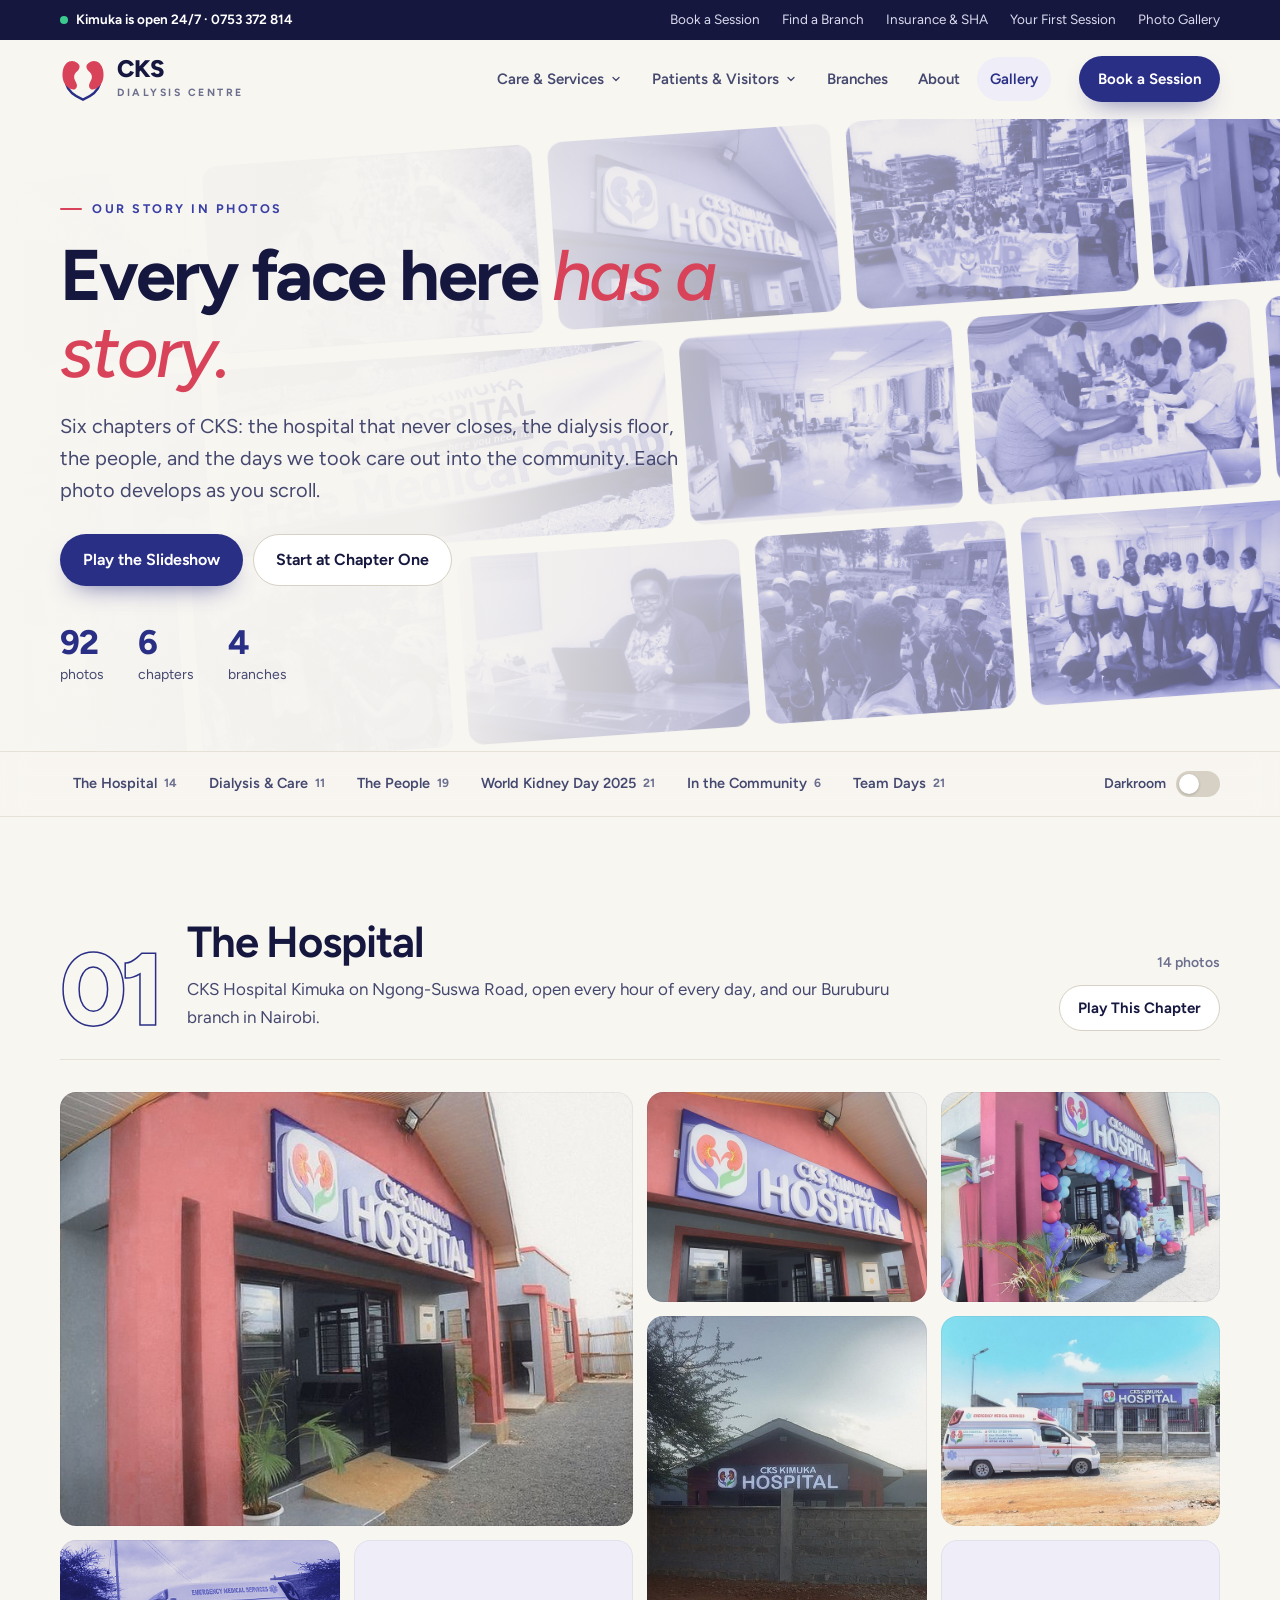
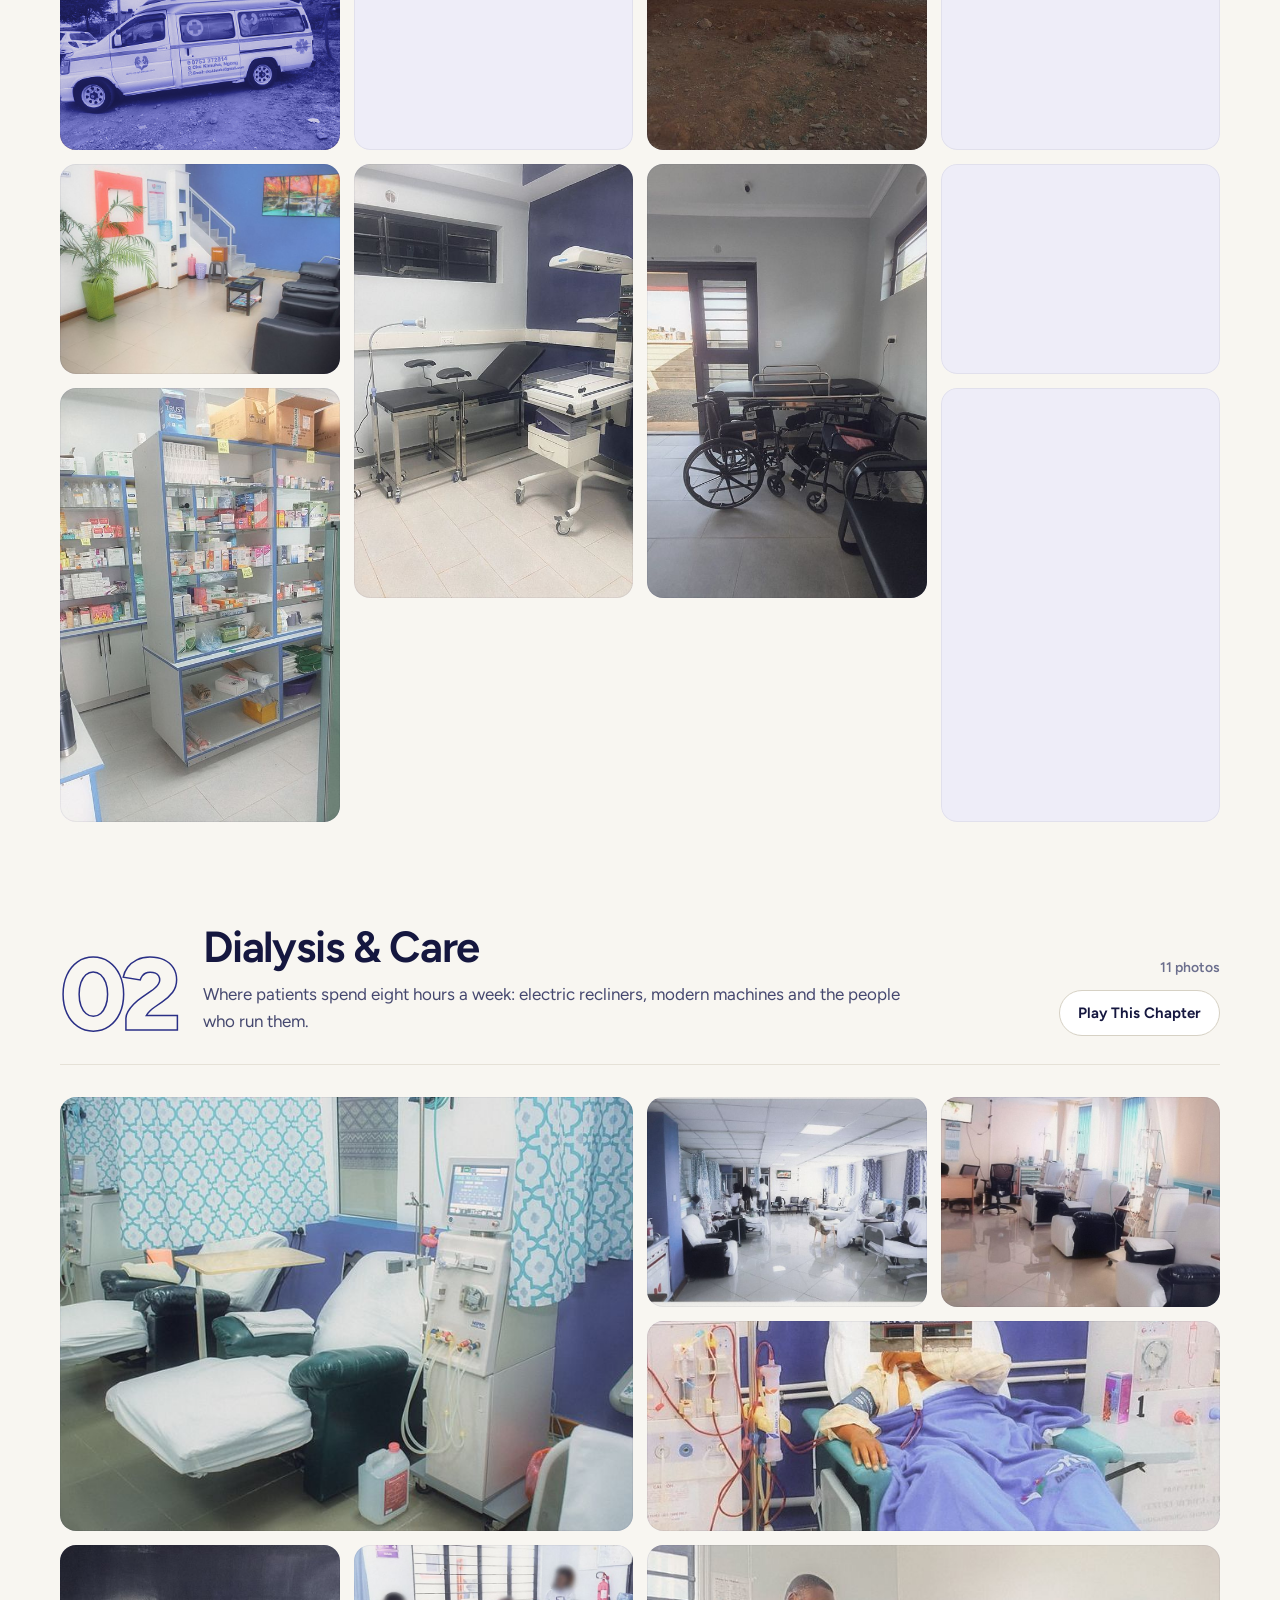
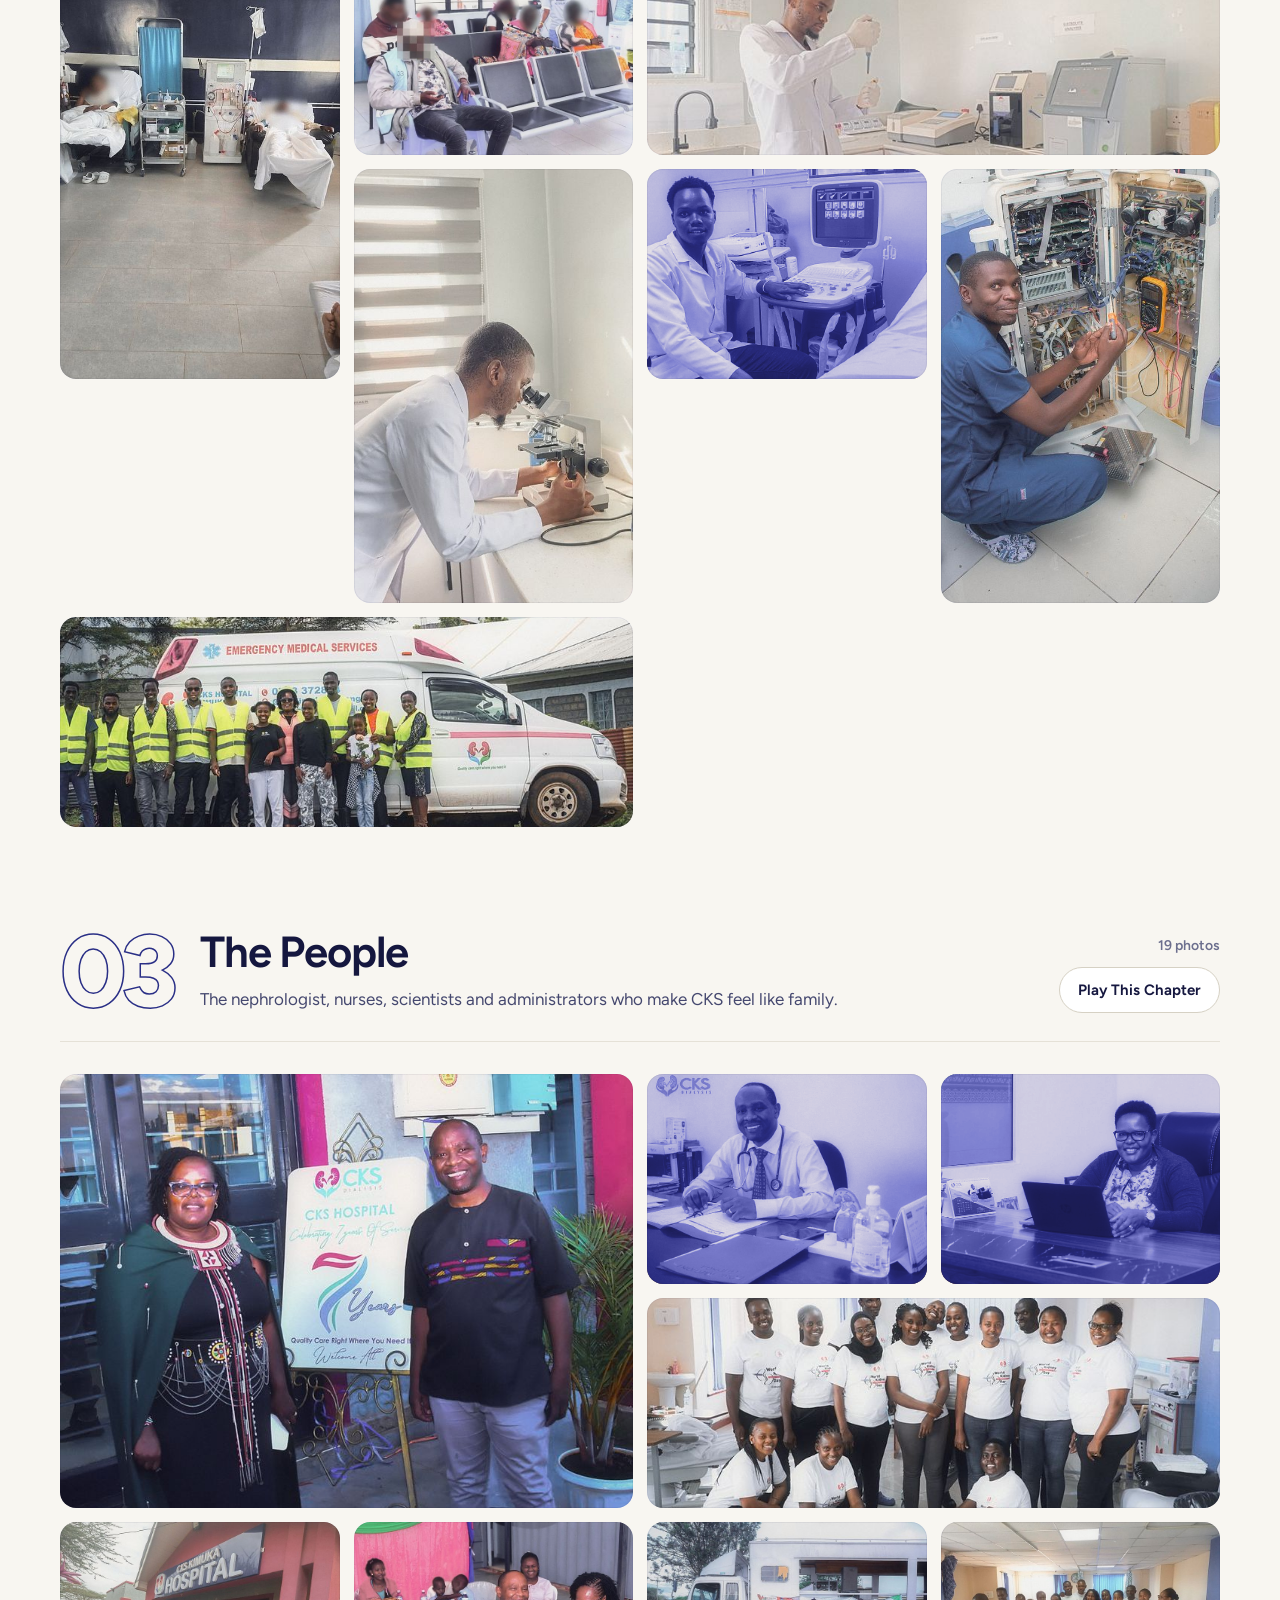
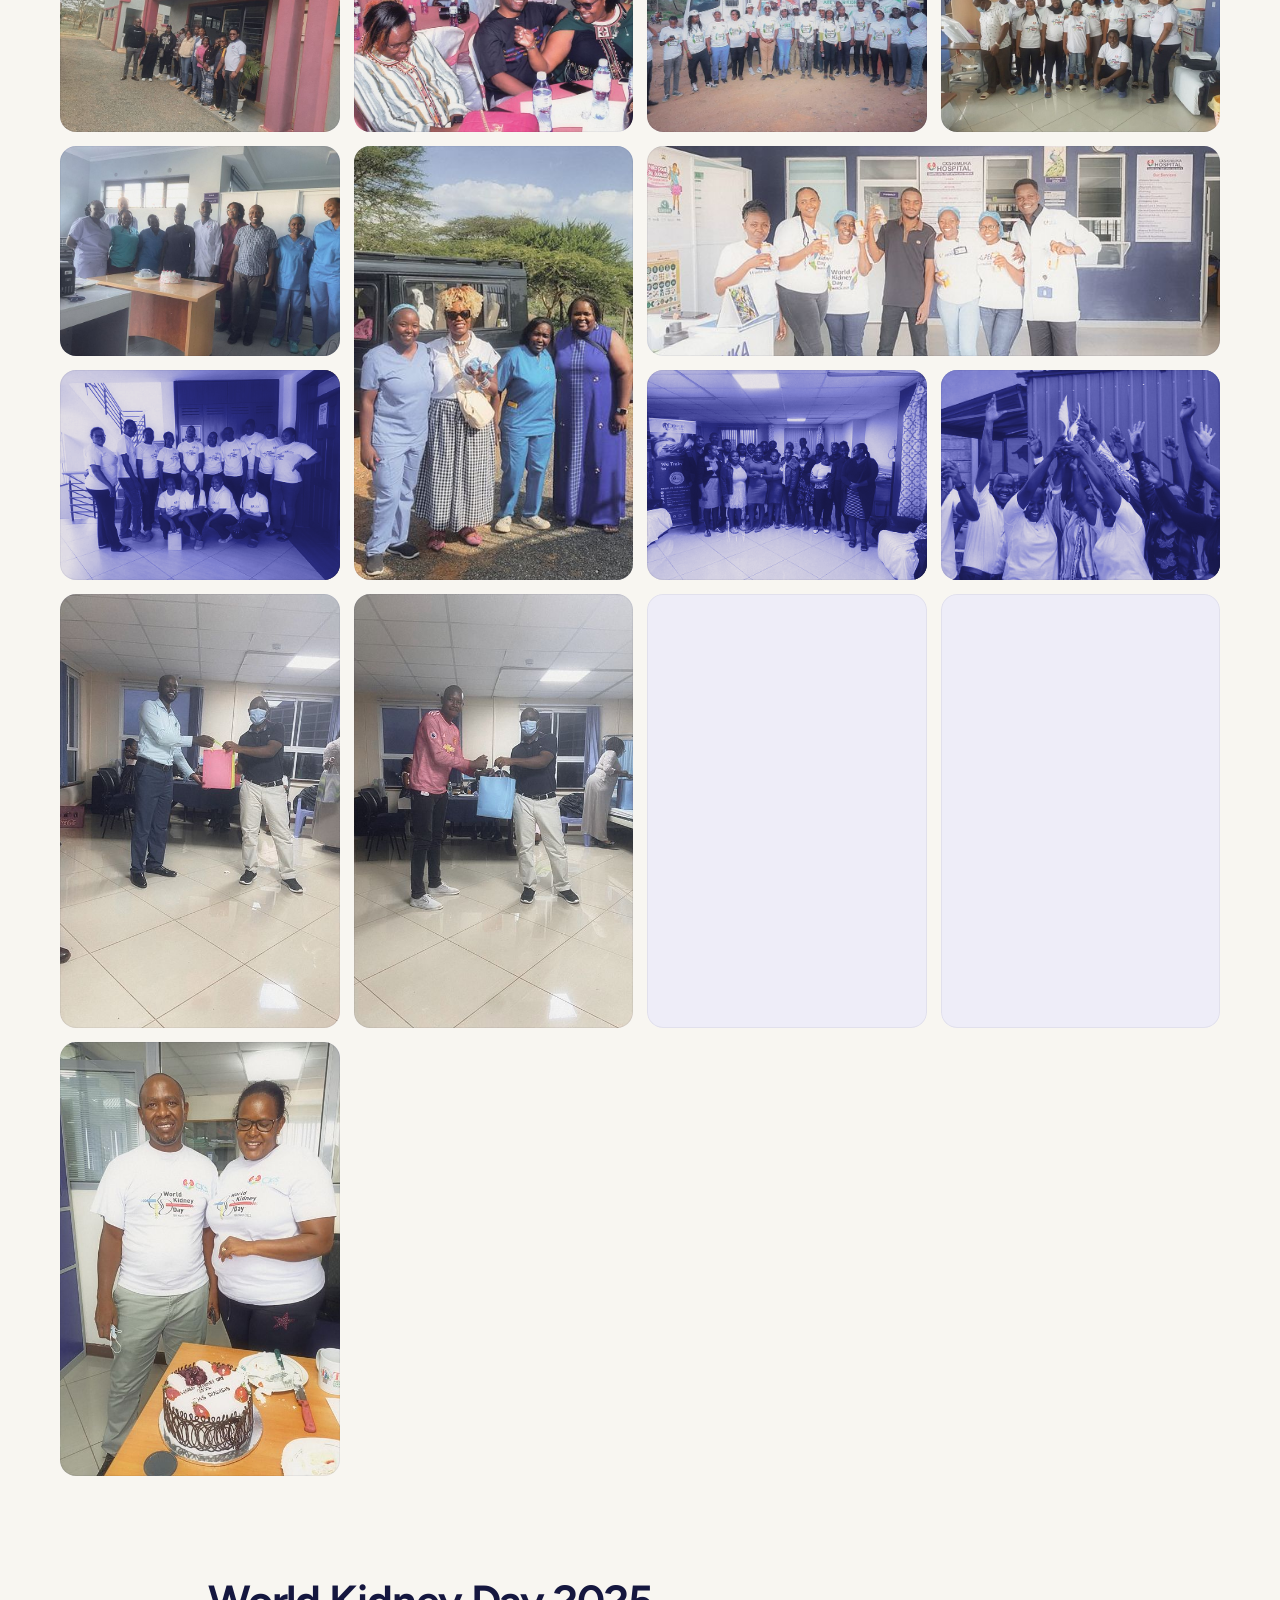
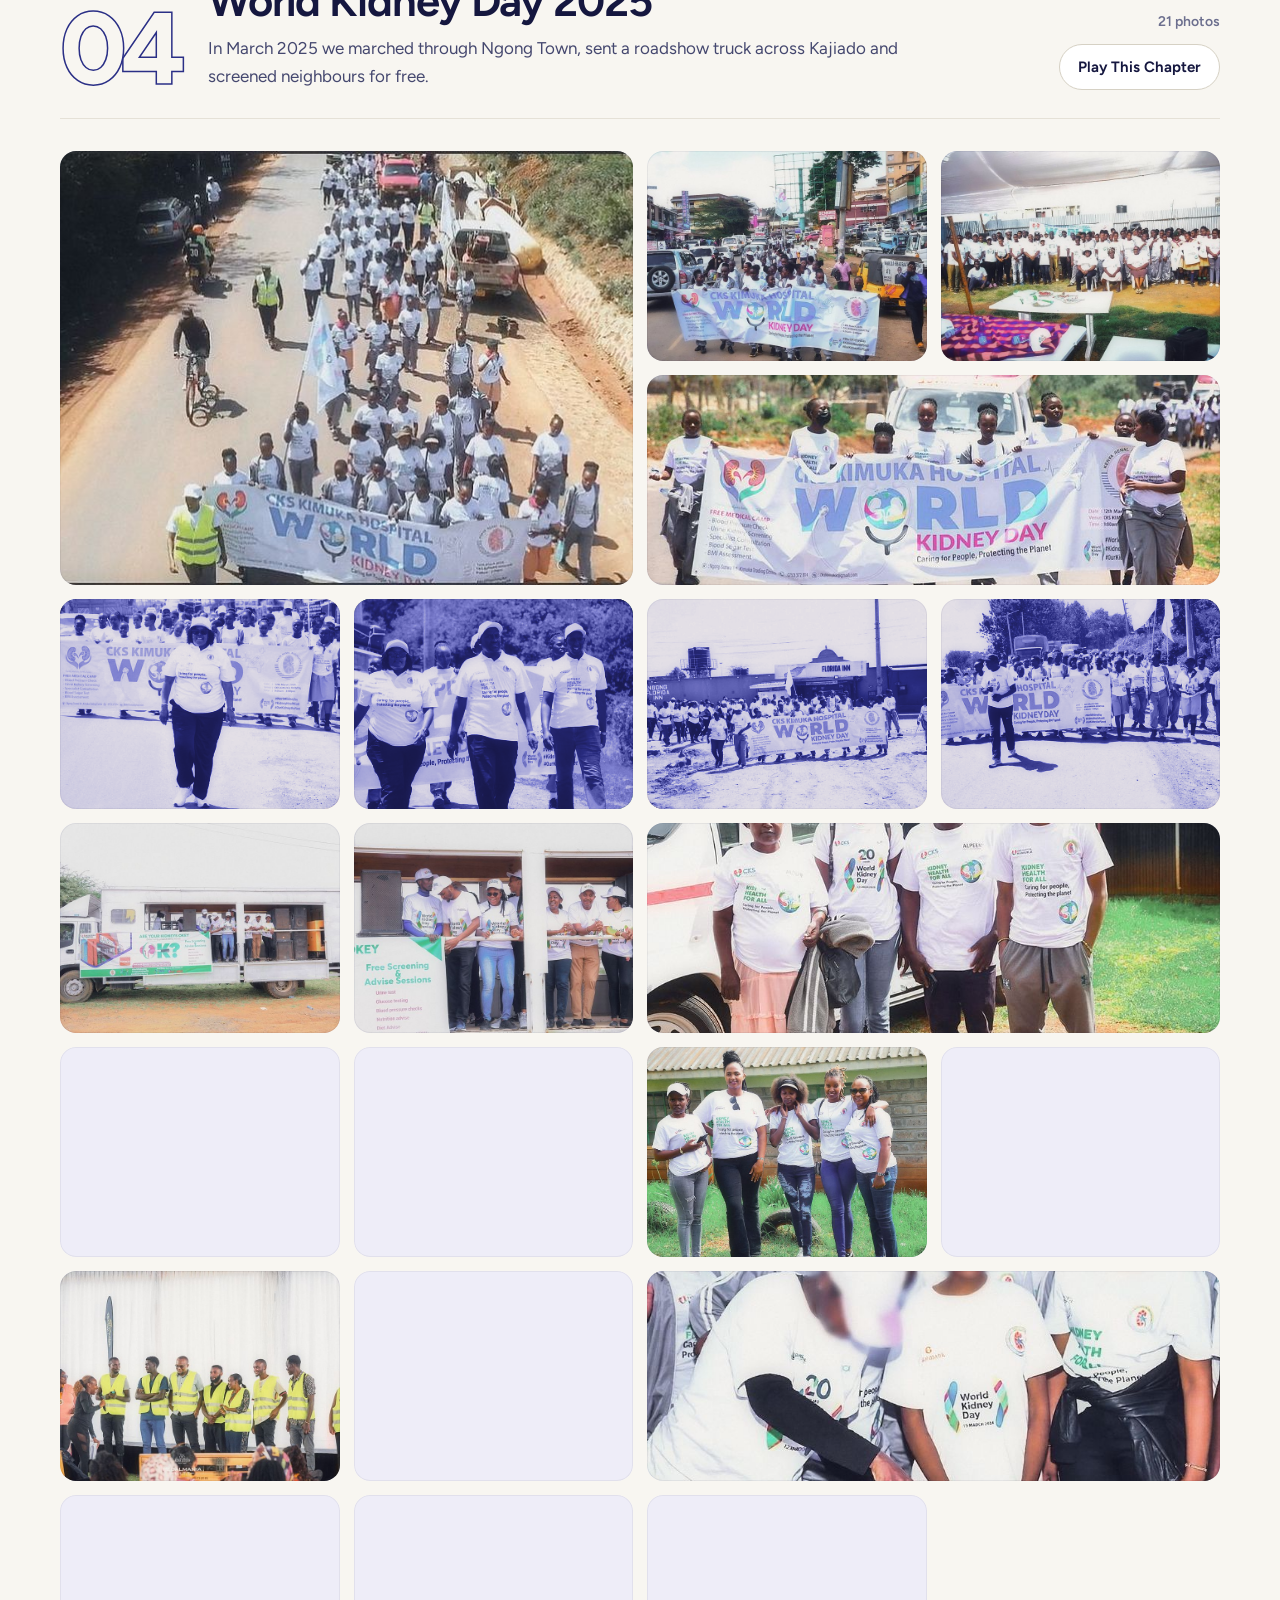
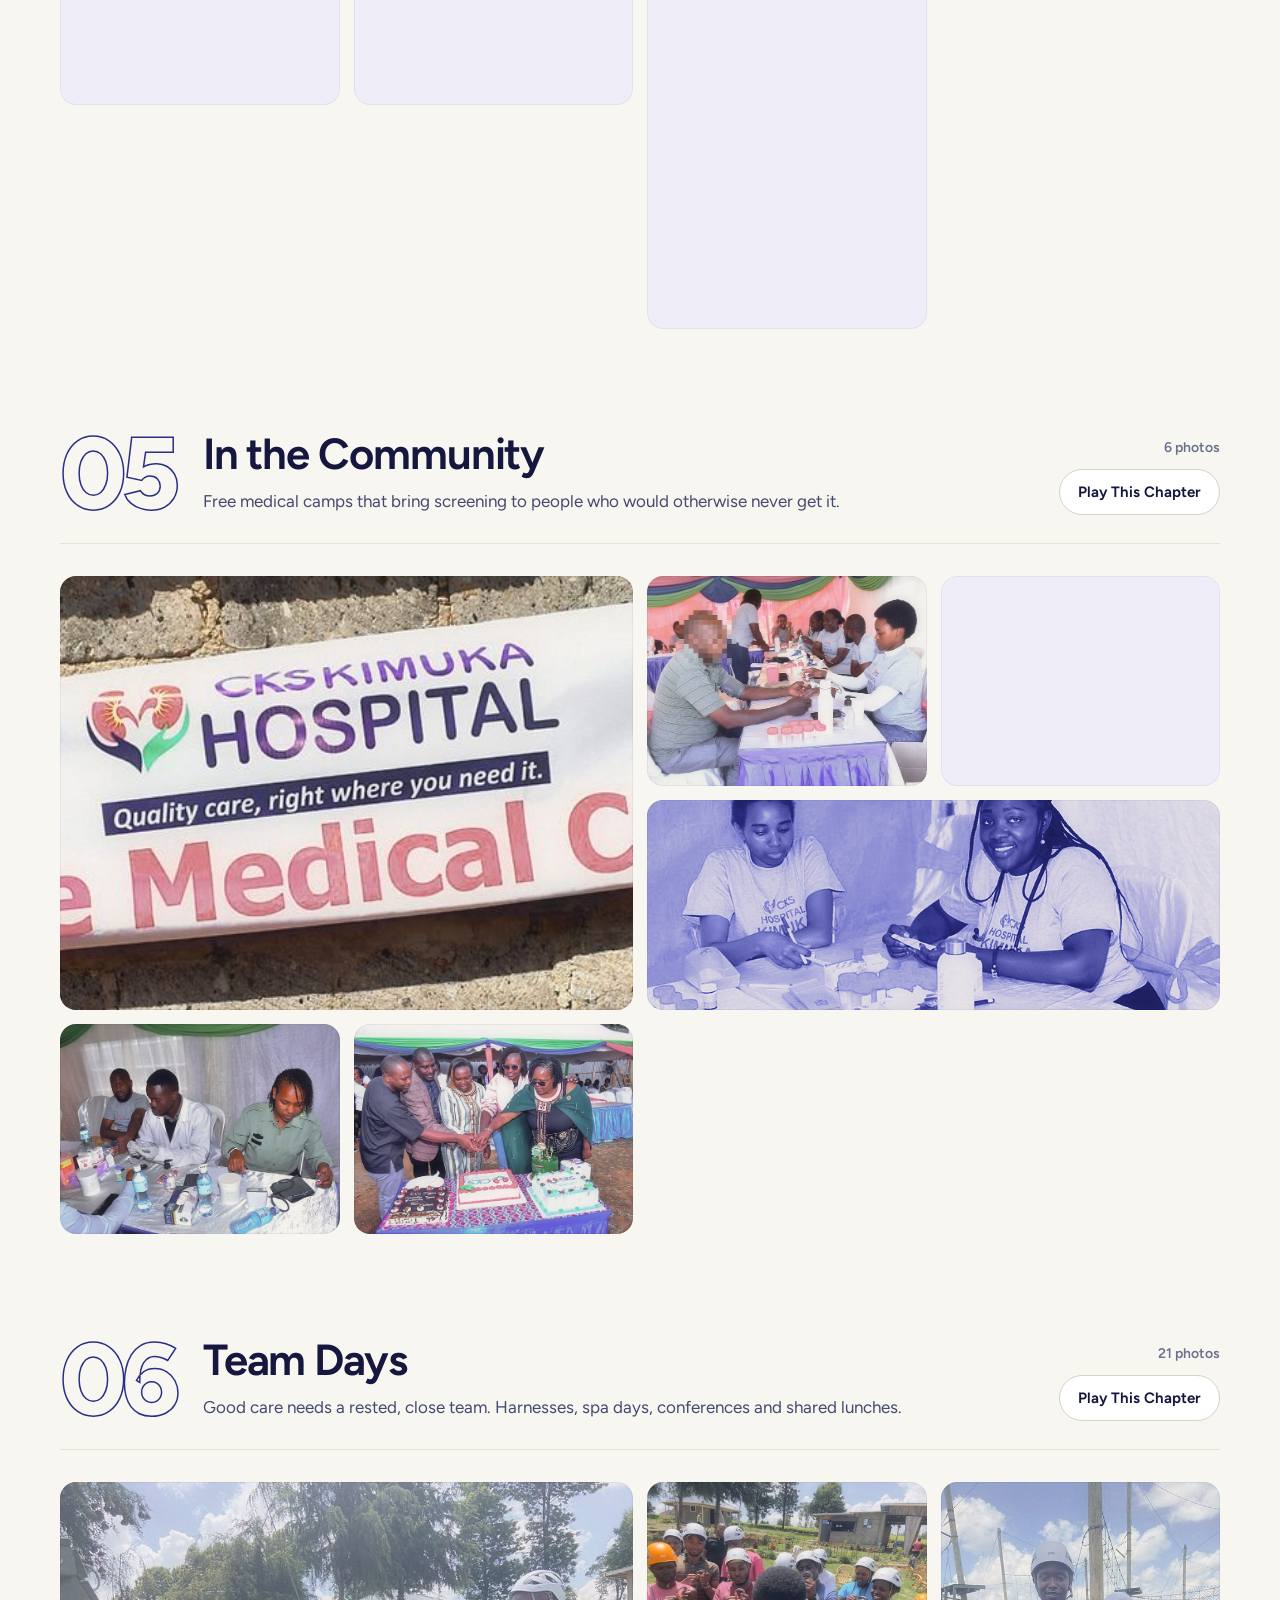
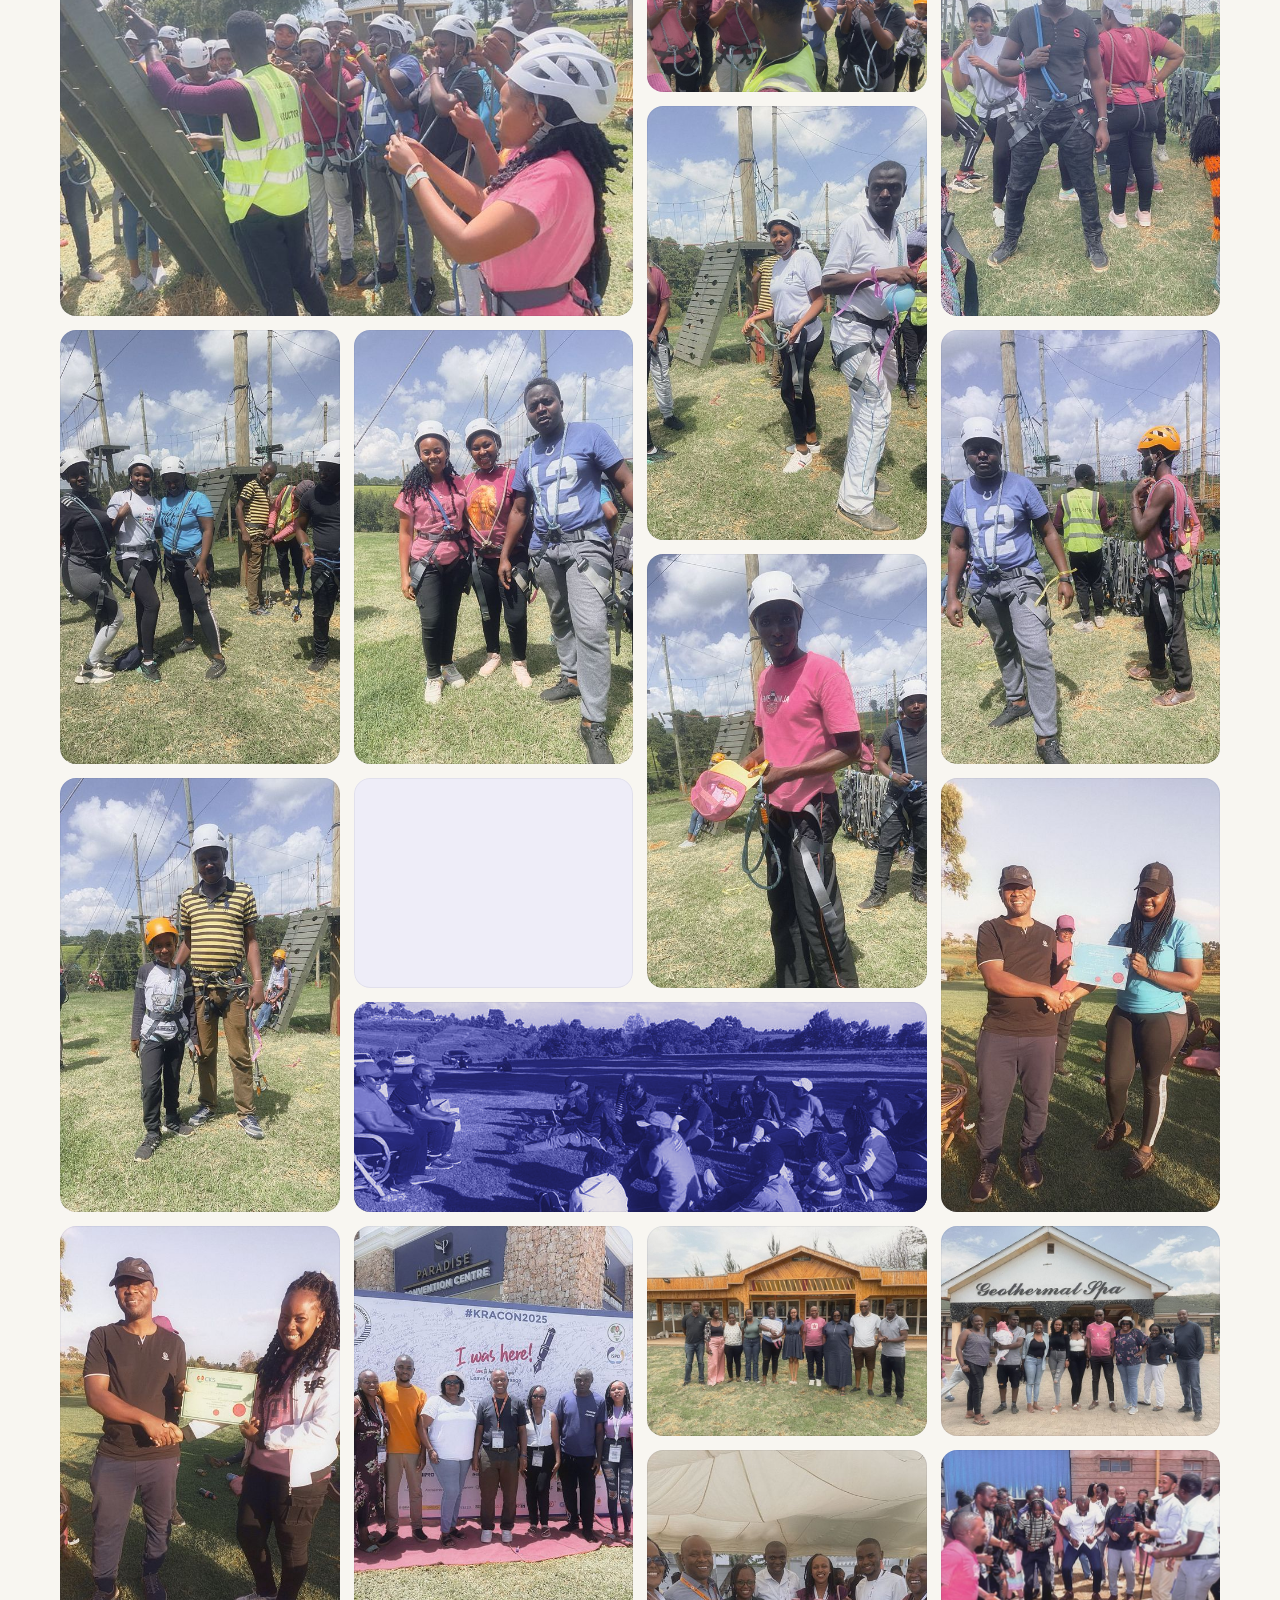
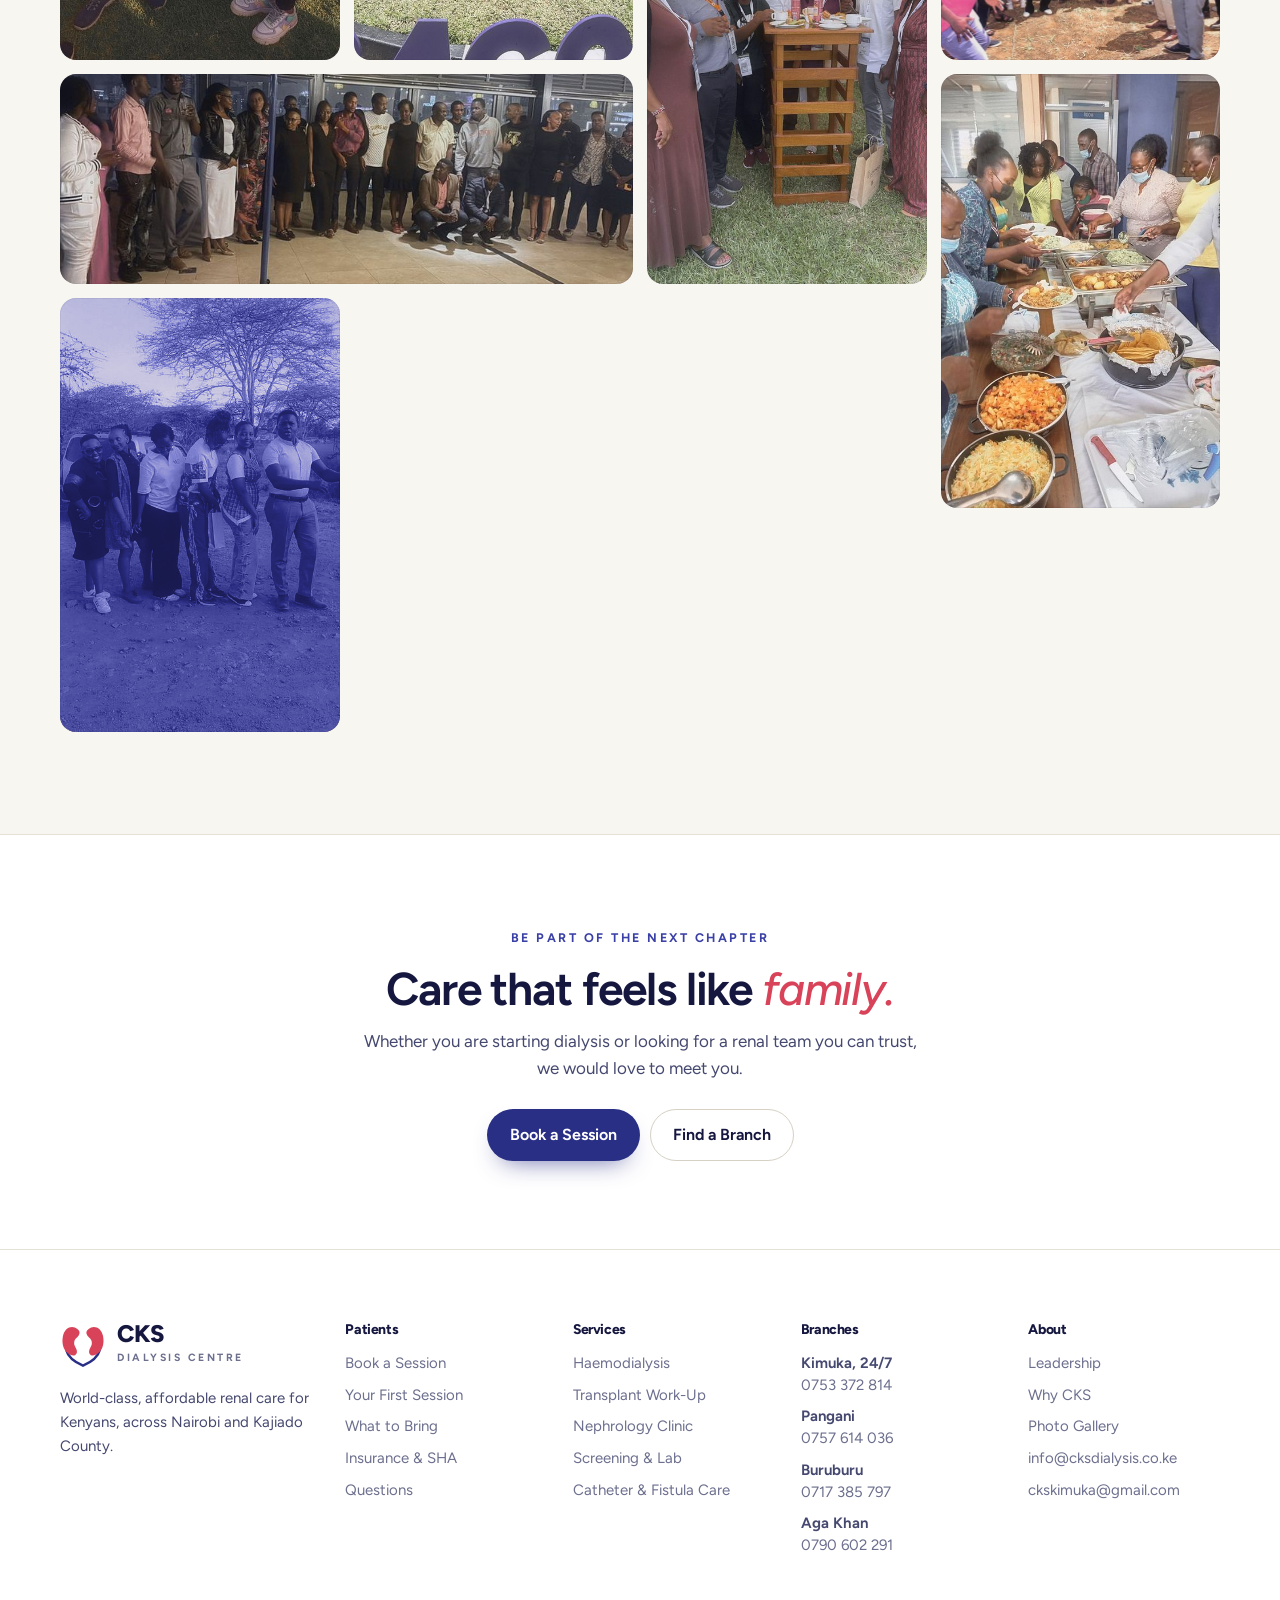
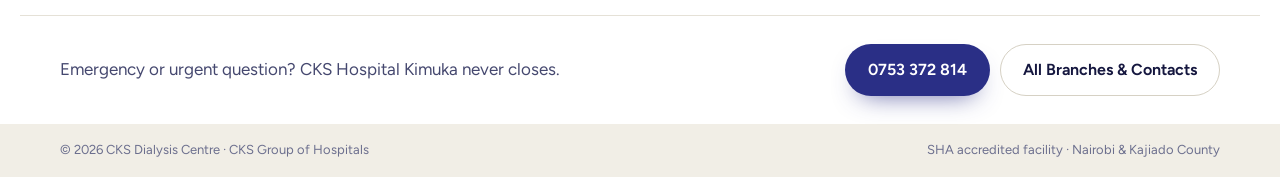
<file: dialysis/gallery.html>
<!doctype html>
<html lang="en-KE">
<head>
<meta charset="utf-8">
<meta name="viewport" content="width=device-width, initial-scale=1">
<meta name="robots" content="noindex, nofollow">
<title>Our Story in Photos | CKS Dialysis Centre</title>
<meta name="description" content="Six chapters of CKS Dialysis Centre in photos: the hospital, dialysis and care, the people, World Kidney Day 2025, free medical camps and team days.">
<meta property="og:title" content="Our Story in Photos | CKS Dialysis Centre">
<meta property="og:image" content="assets/img/lg/ckswkddrone.jpg">
<meta name="theme-color" content="#F8F6F1">
<link rel="icon" href="assets/brand/mark.svg" type="image/svg+xml">
<link rel="stylesheet" href="assets/site.css">
<style>
/* darkroom: every photo starts as an ink-to-paper duotone and develops into colour as it comes into view */
.duo{filter:url(#duo)}

/* hero: a slow wall of duotone prints */
.g-hero{position:relative;overflow:hidden;padding:72px 0 64px;border-bottom:1px solid var(--line)}
.wall{position:absolute;inset:0;display:flex;flex-direction:column;gap:14px;justify-content:center;transform:rotate(-4deg) scale(1.12);opacity:.9;pointer-events:none}
.wall .row{display:flex;gap:14px;width:max-content;animation:drift 90s linear infinite}
.wall .row:nth-child(2){animation-direction:reverse;animation-duration:110s}
.wall .row:nth-child(3){animation-duration:130s}
.wall img{height:168px;width:auto;border-radius:14px;flex:none}
@keyframes drift{from{transform:translateX(0)}to{transform:translateX(-50%)}}
.g-hero::before{content:"";position:absolute;inset:0;z-index:1;background:linear-gradient(90deg,var(--paper) 0,rgba(248,246,241,.96) 34%,rgba(248,246,241,.55) 62%,rgba(248,246,241,.2) 100%)}
.g-hero .wrap{position:relative;z-index:2}
.g-hero .caps{color:var(--indigo-2);display:inline-flex;align-items:center;gap:10px}
.g-hero .caps i{width:22px;height:2px;background:var(--rose);border-radius:2px}
.g-hero h1{margin:18px 0 18px;max-width:9.5em}
.g-hero .lede{max-width:32em}
.g-hero .btns{display:flex;gap:10px;flex-wrap:wrap;margin-top:28px}
.g-stats{display:flex;gap:34px;margin-top:40px;flex-wrap:wrap}
.g-stats b{display:block;font-size:34px;font-weight:750;letter-spacing:-.03em;color:var(--indigo);line-height:1}
.g-stats span{font-size:14px;color:var(--ink-2)}

/* sticky chapter nav with scrollspy */
.chap-nav{position:sticky;top:78px;z-index:40;background:rgba(248,246,241,.9);backdrop-filter:blur(12px) saturate(1.4);-webkit-backdrop-filter:blur(12px) saturate(1.4);border-bottom:1px solid var(--line)}
.chap-nav .wrap{display:flex;align-items:center;gap:16px;height:64px}
.chips-x{display:flex;gap:6px;overflow-x:auto;scrollbar-width:none;flex:1;min-width:0;mask-image:linear-gradient(90deg,#000 92%,transparent)}
.chips-x::-webkit-scrollbar{display:none}
.chips-x a{flex:none;display:inline-flex;align-items:center;gap:7px;padding:8px 12px;border-radius:999px;text-decoration:none;font-weight:600;font-size:14.5px;color:var(--ink-2);border:1px solid transparent;transition:all .2s}
.chips-x a small{font-size:12px;color:var(--muted);font-weight:700}
.chips-x a:hover{background:#fff;border-color:var(--line)}
.chips-x a.on{background:var(--indigo);color:#fff}
.chips-x a.on small{color:#C9CBF2}
.dev-meter{flex:none;display:flex;align-items:center;gap:10px;font-size:13.5px;color:var(--ink-2)}
.dev-meter .bar{width:56px;height:6px;border-radius:9px;background:var(--line);overflow:hidden}
.dev-meter .bar i{display:block;height:100%;width:0;background:linear-gradient(90deg,var(--indigo),var(--rose));transition:width .6s var(--ease)}
.switch{flex:none;display:inline-flex;align-items:center;gap:10px;font-size:14px;font-weight:600;cursor:pointer;background:none;border:0;padding:6px 0;color:var(--ink-2)}
.switch .track{width:44px;height:26px;border-radius:99px;background:var(--line-2);position:relative;transition:background .25s}
.switch .track::after{content:"";position:absolute;left:3px;top:3px;width:20px;height:20px;border-radius:50%;background:#fff;box-shadow:0 1px 3px rgba(0,0,0,.2);transition:transform .25s var(--ease)}
.switch[aria-checked="true"] .track{background:var(--indigo)}
.switch[aria-checked="true"] .track::after{transform:translateX(18px)}

/* chapters */
.chapter{padding:clamp(64px,8vw,104px) 0 0;scroll-margin-top:150px}
.chapter:last-of-type{padding-bottom:clamp(64px,8vw,104px)}
.ch-head{display:grid;grid-template-columns:auto 1fr auto;gap:28px;align-items:end;margin-bottom:32px;padding-bottom:28px;border-bottom:1px solid var(--line)}
.ch-num{font-size:clamp(64px,8vw,112px);font-weight:800;line-height:.8;letter-spacing:-.06em;color:transparent;-webkit-text-stroke:1.5px var(--indigo)}
.ch-head h2{font-size:clamp(30px,3.4vw,46px)}
.ch-head p{color:var(--ink-2);margin-top:10px;max-width:42em}
.ch-head .side{display:flex;flex-direction:column;align-items:flex-end;gap:10px}
.ch-head .side small{color:var(--muted);font-weight:600;font-size:14px}
.ch-head .btn{--h:46px;font-size:15px;padding:0 18px}

/* mosaic */
.mosaic{display:grid;grid-template-columns:repeat(4,1fr);grid-auto-rows:210px;grid-auto-flow:dense;gap:14px}
.tile{position:relative;overflow:hidden;border-radius:16px;border:0;padding:0;margin:0;background:var(--lilac);cursor:zoom-in;display:block;width:100%;height:100%}
.tile.w{grid-column:span 2}
.tile.t{grid-row:span 2}
.tile.b{grid-column:span 2;grid-row:span 2}
.tile img{position:absolute;inset:0;width:100%;height:100%;object-fit:cover;transition:transform 1.4s var(--ease)}
.tile .d{transition:opacity 1.8s ease .1s,transform 1.4s var(--ease)}
.tile.dev .d{opacity:0}
body.darkroom .tile .d{opacity:1!important}
.tile:hover img{transform:scale(1.045)}
.tile .cap{position:absolute;left:10px;right:10px;bottom:10px;z-index:2;display:flex;align-items:flex-end;justify-content:space-between;gap:10px;padding:10px 12px;border-radius:12px;background:rgba(255,255,255,.88);backdrop-filter:blur(10px);-webkit-backdrop-filter:blur(10px);text-align:left;font-size:13.5px;font-weight:600;line-height:1.3;color:var(--ink);opacity:0;transform:translateY(10px);transition:all .35s var(--ease)}
.tile .cap small{flex:none;font-size:11.5px;color:var(--muted);font-weight:700}
.tile:hover .cap,.tile:focus-visible .cap{opacity:1;transform:none}
.tile::after{content:"";position:absolute;inset:0;border-radius:inherit;box-shadow:inset 0 0 0 1px rgba(21,23,63,.06);pointer-events:none}

/* end band */
.g-end{padding:clamp(56px,7vw,88px) 0;background:#fff;border-top:1px solid var(--line);text-align:center}
.g-end h2{max-width:16em;margin:14px auto 14px}
.g-end p{color:var(--ink-2);max-width:34em;margin:0 auto}
.g-end .btns{display:flex;gap:10px;justify-content:center;flex-wrap:wrap;margin-top:26px}

/* lightbox */
.lb{position:fixed;inset:0;z-index:100;background:rgba(248,246,241,.97);backdrop-filter:blur(8px);-webkit-backdrop-filter:blur(8px);display:none;grid-template-rows:auto 1fr auto auto}
.lb.open{display:grid}
.lb-top{display:flex;align-items:center;justify-content:space-between;gap:16px;padding:14px var(--gutter)}
.lb-top .where{display:flex;align-items:center;gap:12px;min-width:0}
.lb-top .where .caps{color:var(--rose);font-size:11.5px;white-space:nowrap}
.lb-top .count{font-weight:700;font-size:14px;color:var(--ink-2);white-space:nowrap}
.lb-btns{display:flex;gap:8px}
.ib{width:46px;height:46px;border-radius:50%;border:1px solid var(--line-2);background:#fff;display:grid;place-items:center;cursor:pointer;color:var(--ink);transition:all .2s;flex:none}
.ib:hover{border-color:var(--indigo);color:var(--indigo)}
.ib[aria-pressed="true"]{background:var(--indigo);color:#fff;border-color:var(--indigo)}
.lb-stage{position:relative;display:flex;align-items:center;justify-content:center;min-height:0;padding:0 84px;touch-action:pan-y}
.lb-stage img{max-width:100%;max-height:100%;width:auto;height:auto;border-radius:14px;box-shadow:0 40px 80px -40px rgba(21,23,63,.45);transition:opacity .35s ease,transform .45s var(--ease)}
.lb-stage img.swap{opacity:0;transform:scale(.985)}
.lb-stage .ib{position:absolute;top:50%;transform:translateY(-50%)}
.lb-prev{left:var(--gutter)}.lb-next{right:var(--gutter)}
.lb-cap{text-align:center;padding:16px var(--gutter) 6px}
.lb-cap b{font-size:19px;font-weight:650;letter-spacing:-.01em}
.lb-prog{height:3px;background:var(--line);margin:8px auto 0;width:min(220px,50%);border-radius:3px;overflow:hidden;visibility:hidden}
.lb-prog i{display:block;height:100%;width:0;background:var(--rose)}
.lb.playing .lb-prog{visibility:visible}
.lb.playing .lb-prog i{animation:prog var(--dur,5s) linear forwards}
@keyframes prog{to{width:100%}}
.strip{display:flex;gap:8px;overflow-x:auto;padding:12px var(--gutter) 18px;scrollbar-width:none;justify-content:safe center}
.strip::-webkit-scrollbar{display:none}
.strip button{flex:none;width:64px;height:48px;border-radius:9px;overflow:hidden;border:2px solid transparent;padding:0;cursor:pointer;opacity:.55;transition:all .2s;background:var(--lilac)}
.strip button img{width:100%;height:100%;object-fit:cover}
.strip button:hover{opacity:.9}
.strip button.on{opacity:1;border-color:var(--indigo)}

@media (max-width:1360px){.dev-meter{display:none}}
@media (max-width:1100px){
  .mosaic{grid-template-columns:repeat(3,1fr);grid-auto-rows:190px}
  .ch-head{grid-template-columns:auto 1fr}
  .ch-head .side{grid-column:1 / -1;flex-direction:row;align-items:center;justify-content:space-between}
  .dev-meter{display:none}
}
@media (max-width:720px){
  .g-hero{padding:44px 0 44px}
  .wall img{height:110px}
  .g-hero::before{background:linear-gradient(180deg,rgba(248,246,241,.88),rgba(248,246,241,.96))}
  .g-stats{gap:22px}
  .g-stats b{font-size:28px}
  .chap-nav{top:68px}
  .chap-nav .wrap{height:58px;gap:10px}
  .switch span.l{display:none}
  .chapter{scroll-margin-top:136px}
  .ch-head{grid-template-columns:1fr;gap:12px}
  .ch-num{font-size:64px}
  .ch-head .side{grid-column:auto}
  .mosaic{grid-template-columns:repeat(2,1fr);grid-auto-rows:150px;gap:10px}
  .tile.w{grid-column:span 2}
  .tile .cap{opacity:1;transform:none;font-size:12px;padding:7px 9px;left:6px;right:6px;bottom:6px}
  .tile .cap small{display:none}
  .tile:not(.b):not(.w) .cap{display:none}
  .lb-stage{padding:0 12px}
  .lb-stage .ib{display:none}
  .lb-top .where .caps{display:none}
  .lb-cap b{font-size:16px}
  .strip button{width:52px;height:40px}
}
@media (prefers-reduced-motion:reduce){.wall .row{animation:none}.tile .d{transition:none}}
</style>
</head>
<body>
<a class="skip" href="#main">Skip to content</a>
<svg width="0" height="0" style="position:absolute" aria-hidden="true" focusable="false">
  <filter id="duo" color-interpolation-filters="sRGB">
    <feColorMatrix type="matrix" values=".3 .59 .11 0 0  .3 .59 .11 0 0  .3 .59 .11 0 0  0 0 0 1 0"/>
    <feComponentTransfer><feFuncR type="table" tableValues="0.07 0.16 0.5 0.97"/><feFuncG type="table" tableValues="0.07 0.17 0.51 0.95"/><feFuncB type="table" tableValues="0.22 0.5 0.82 0.92"/></feComponentTransfer>
  </filter>
</svg>

<div class="utility">
  <div class="wrap">
    <a class="em" href="tel:+254753372814"><i class="dot"></i>Kimuka is open 24/7 · 0753 372 814</a>
    <nav aria-label="Quick links">
      <a href="index.html#book">Book a Session</a>
      <a href="index.html#branches">Find a Branch</a>
      <a href="index.html#faq">Insurance &amp; SHA</a>
      <a href="index.html#first">Your First Session</a>
      <a href="gallery.html" aria-current="page">Photo Gallery</a>
    </nav>
  </div>
</div>

<header class="header" id="header">
  <div class="wrap">
    <a class="brand" href="index.html" aria-label="CKS Dialysis Centre, home"><img src="assets/brand/mark.svg" alt="" width="46" height="46"><span><b>CKS</b><small>Dialysis Centre</small></span></a>
    <nav class="nav" aria-label="Main">
      <a href="index.html#dialysis">Dialysis</a>
      <a href="index.html#services">Services</a>
      <a href="index.html#first">First Session</a>
      <a href="index.html#branches">Branches</a>
      <a href="index.html#about">About</a>
      <a href="gallery.html" aria-current="page">Gallery</a>
    </nav>
    <div class="h-actions">
      <a class="btn btn-primary" href="index.html#book">Book a Session</a>
      <button class="menu-btn" id="menuBtn" aria-label="Open menu" aria-expanded="false" aria-controls="drawer"><svg width="20" height="20" viewBox="0 0 24 24" fill="none" stroke="currentColor" stroke-width="2" stroke-linecap="round"><path d="M4 7h16M4 12h16M4 17h16"/></svg></button>
    </div>
  </div>
  <div class="drawer" id="drawer">
    <a href="index.html#dialysis">Dialysis</a>
    <a href="index.html#services">Services</a>
    <a href="index.html#first">Your First Session</a>
    <a href="index.html#branches">Branches</a>
    <a href="index.html#about">About Us</a>
    <a href="gallery.html">Photo Gallery</a>
    <a class="btn btn-primary" href="index.html#book">Book a Session</a>
  </div>
</header>

<main id="main">
  <section class="g-hero">
    <div class="wall" aria-hidden="true" id="wall"></div>
    <div class="wrap">
      <span class="caps"><i></i>Our story in photos</span>
      <h1>Every face here <em>has a story.</em></h1>
      <p class="lede">Six chapters of CKS: the hospital that never closes, the dialysis floor, the people, and the days we took care out into the community. Each photo develops as you scroll.</p>
      <div class="btns"><button class="btn btn-primary" type="button" id="playAll">Play the Slideshow</button><a class="btn btn-line" href="#hospital">Start at Chapter One</a></div>
      <div class="g-stats" id="gStats"></div>
    </div>
  </section>

  <nav class="chap-nav" aria-label="Chapters">
    <div class="wrap">
      <div class="chips-x" id="chips"></div>
      <div class="dev-meter" aria-live="off"><span id="devText">0 developed</span><span class="bar"><i id="devBar"></i></span></div>
      <button class="switch" type="button" role="switch" aria-checked="false" id="darkroom"><span class="l">Darkroom</span><span class="track" aria-hidden="true"></span><span class="sr">Show every photo as a duotone print</span></button>
    </div>
  </nav>

  <div class="wrap" id="chapters"></div>

  <section class="g-end">
    <div class="wrap">
      <span class="caps eyebrow">Be part of the next chapter</span>
      <h2>Care that feels like <em>family.</em></h2>
      <p>Whether you are starting dialysis or looking for a renal team you can trust, we would love to meet you.</p>
      <div class="btns"><a class="btn btn-primary" href="index.html#book">Book a Session</a><a class="btn btn-line" href="index.html#branches">Find a Branch</a></div>
    </div>
  </section>
</main>

<footer>
  <div class="wrap f-top">
    <div class="f-brand">
      <a class="brand" href="index.html"><img src="assets/brand/mark.svg" alt="" width="46" height="46"><span><b>CKS</b><small>Dialysis Centre</small></span></a>
      <p>World-class, affordable renal care for Kenyans, across Nairobi and Kajiado County.</p>
    </div>
    <div class="f-col"><h4>Patients</h4><a href="index.html#book">Book a Session</a><a href="index.html#first">Your First Session</a><a href="index.html#first">What to Bring</a><a href="index.html#faq">Insurance &amp; SHA</a><a href="index.html#faq">Questions</a></div>
    <div class="f-col"><h4>Services</h4><a href="index.html#services">Haemodialysis</a><a href="index.html#services">Transplant Work-Up</a><a href="index.html#services">Nephrology Clinic</a><a href="index.html#services">Screening &amp; Lab</a><a href="index.html#services">Catheter &amp; Fistula Care</a></div>
    <div class="f-col"><h4>Branches</h4><p><b>Kimuka, 24/7</b><br>0753 372 814</p><p><b>Pangani</b><br>0757 614 036</p><p><b>Buruburu</b><br>0717 385 797</p><p><b>Aga Khan</b><br>0790 602 291</p></div>
    <div class="f-col"><h4>About</h4><a href="index.html#about">Leadership</a><a href="index.html#dialysis">Why CKS</a><a href="gallery.html">Photo Gallery</a><a href="mailto:info@cksdialysis.co.ke">info@cksdialysis.co.ke</a><a href="mailto:ckskimuka@gmail.com">ckskimuka@gmail.com</a></div>
  </div>
  <div class="wrap f-cta">
    <p style="color:var(--ink-2)">Emergency or urgent question? CKS Hospital Kimuka never closes.</p>
    <div class="btns"><a class="btn btn-primary" href="tel:+254753372814">0753 372 814</a><a class="btn btn-line" href="index.html#branches">All Branches &amp; Contacts</a></div>
  </div>
  <div class="f-base"><div class="wrap"><span>© 2026 CKS Dialysis Centre · CKS Group of Hospitals</span><span>SHA accredited facility · Nairobi &amp; Kajiado County</span></div></div>
</footer>

<nav class="mbar" id="mbar" aria-label="Quick actions">
  <a href="tel:+254753372814">Call</a>
  <a href="index.html#branches">Branches</a>
  <a class="pri" href="index.html#book">Book</a>
</nav>

<div class="lb" id="lb" role="dialog" aria-modal="true" aria-label="Photo viewer" hidden>
  <div class="lb-top">
    <div class="where"><span class="caps" id="lbChap"></span><span class="count" id="lbCount"></span></div>
    <div class="lb-btns">
      <button class="ib" type="button" id="lbPlay" aria-pressed="false" aria-label="Play slideshow"><svg width="16" height="16" viewBox="0 0 24 24" fill="currentColor" id="lbPlayIc"><path d="M7 4v16l13-8z"/></svg></button>
      <button class="ib" type="button" id="lbClose" aria-label="Close viewer"><svg width="18" height="18" viewBox="0 0 24 24" fill="none" stroke="currentColor" stroke-width="2.4" stroke-linecap="round"><path d="M18 6 6 18M6 6l12 12"/></svg></button>
    </div>
  </div>
  <div class="lb-stage" id="lbStage">
    <button class="ib lb-prev" type="button" id="lbPrev" aria-label="Previous photo"><svg width="18" height="18" viewBox="0 0 24 24" fill="none" stroke="currentColor" stroke-width="2.2" stroke-linecap="round" stroke-linejoin="round"><path d="m15 18-6-6 6-6"/></svg></button>
    <img id="lbImg" alt="">
    <button class="ib lb-next" type="button" id="lbNext" aria-label="Next photo"><svg width="18" height="18" viewBox="0 0 24 24" fill="none" stroke="currentColor" stroke-width="2.2" stroke-linecap="round" stroke-linejoin="round"><path d="m9 18 6-6-6-6"/></svg></button>
  </div>
  <div class="lb-cap"><b id="lbCap"></b><div class="lb-prog" id="lbProg"><i></i></div></div>
  <div class="strip" id="strip"></div>
</div>

<script src="assets/nav.js" data-base="index.html"></script>
<script src="assets/gallery-data.js"></script>
<script>
document.documentElement.classList.add('js');
(function(){
  'use strict';
  var $=function(s,r){return (r||document).querySelector(s)}, $$=function(s,r){return Array.prototype.slice.call((r||document).querySelectorAll(s))};
  function esc(s){return String(s).replace(/[&<>"]/g,function(c){return {'&':'&amp;','<':'&lt;','>':'&gt;','"':'&quot;'}[c]})}
  function store(k,v){try{if(v===undefined)return localStorage.getItem(k);localStorage.setItem(k,v)}catch(e){return null}}
  var G=window.CKS_GALLERY||[], ALL=[];
  G.forEach(function(ch,ci){ch.p.forEach(function(p){p.ch=ci;p.i=ALL.length;ALL.push(p)})});
  function sm(f){return 'assets/img/sm/'+f+'.jpg'} function lg(f){return 'assets/img/lg/'+f+'.jpg'}

  /* hero wall + stats */
  var land=ALL.filter(function(p){return p.r>1.2}), pick=[], rows=[[],[],[]];
  G.forEach(function(ch,ci){land.filter(function(p){return p.ch===ci}).slice(0,6).forEach(function(p,k){pick[k*G.length+ci]=p})});
  pick=pick.filter(Boolean);
  pick.forEach(function(p,i){rows[i%3].push(p)});
  $('#wall').innerHTML=rows.map(function(r){var h=r.map(function(p){return '<img class="duo" src="'+sm(p.f)+'" alt="" loading="lazy" decoding="async">'}).join('');return '<div class="row">'+h+h+'</div>'}).join('');
  $('#gStats').innerHTML='<div><b>'+ALL.length+'</b><span>photos</span></div><div><b>'+G.length+'</b><span>chapters</span></div><div><b>4</b><span>branches</span></div>';

  /* chapters + mosaic: shape each tile from the photo's own proportions */
  function shape(p,k){if(k===0)return 'b';if(p.r<.82)return 't';if(p.r>1.9||k%7===3)return 'w';return ''}
  $('#chapters').innerHTML=G.map(function(ch,ci){
    var n=String(ci+1).padStart(2,'0');
    return '<section class="chapter" id="'+ch.id+'" aria-labelledby="h-'+ch.id+'"><div class="ch-head"><span class="ch-num" aria-hidden="true">'+n+'</span><div><h2 id="h-'+ch.id+'">'+esc(ch.t)+'</h2><p>'+esc(ch.s)+'</p></div><div class="side"><small>'+ch.p.length+' photos</small><button class="btn btn-line" type="button" data-play="'+ci+'">Play This Chapter</button></div></div>'+
      '<div class="mosaic">'+ch.p.map(function(p,k){return '<button class="tile '+shape(p,k)+'" type="button" data-i="'+p.i+'" aria-label="Open photo: '+esc(p.c)+'"><img class="c" src="'+sm(p.f)+'" alt="'+esc(p.c)+'" loading="lazy" decoding="async"><img class="d duo" src="'+sm(p.f)+'" alt="" loading="lazy" decoding="async"><span class="cap">'+esc(p.c)+'<small>'+n+'</small></span></button>'}).join('')+'</div></section>';
  }).join('');

  /* chapter chips with scrollspy */
  var chips=$('#chips');
  chips.innerHTML=G.map(function(ch,ci){return '<a href="#'+ch.id+'" data-c="'+ci+'">'+esc(ch.t)+'<small>'+ch.p.length+'</small></a>'}).join('');
  var secs=$$('.chapter');
  function spy(){var y=window.scrollY+200, on=-1;secs.forEach(function(s,i){if(s.offsetTop<=y)on=i});$$('a',chips).forEach(function(a,i){var o=i===on;if(o!==a.classList.contains('on')){a.classList.toggle('on',o);if(o)a.scrollIntoView({block:'nearest',inline:'center',behavior:'smooth'})}})}
  addEventListener('scroll',spy,{passive:true});spy();

  /* develop as they come into view */
  var tiles=$$('.tile'), devd=0;
  function meter(){$('#devText').textContent=devd+'/'+tiles.length+' developed';$('#devBar').style.width=(devd/tiles.length*100)+'%'}
  if('IntersectionObserver' in window){
    var io=new IntersectionObserver(function(es){es.forEach(function(en){if(en.isIntersecting){var t=en.target;setTimeout(function(){t.classList.add('dev');devd++;meter()},150+Math.random()*450);io.unobserve(t)}})},{rootMargin:'0px 0px -22% 0px',threshold:.35});
    tiles.forEach(function(t){io.observe(t)});
  }else{tiles.forEach(function(t){t.classList.add('dev')});devd=tiles.length}
  meter();
  var dk=$('#darkroom');
  function setDark(v){document.body.classList.toggle('darkroom',v);dk.setAttribute('aria-checked',v);store('cks-darkroom',v?'1':'0')}
  dk.addEventListener('click',function(){setDark(dk.getAttribute('aria-checked')!=='true')});
  if(store('cks-darkroom')==='1')setDark(true);

  /* lightbox */
  var lb=$('#lb'), img=$('#lbImg'), cur=0, set=ALL, timer=null, lastFocus=null, DUR=5000;
  function stripFor(){var ch=ALL[cur].ch;return G[ch].p}
  function show(i,dir){
    cur=(i+set.length)%set.length;var p=set[cur];
    img.classList.add('swap');
    var pre=new Image();pre.onload=pre.onerror=function(){img.src=pre.src;img.alt=p.c;requestAnimationFrame(function(){img.classList.remove('swap')})};pre.src=lg(p.f);
    $('#lbCap').textContent=p.c;$('#lbChap').textContent=String(p.ch+1).padStart(2,'0')+' · '+G[p.ch].t;
    $('#lbCount').textContent=(cur+1)+' / '+set.length;
    var s=G[p.ch].p;
    $('#strip').innerHTML=s.map(function(q){return '<button type="button" data-i="'+q.i+'" class="'+(q.i===p.i?'on':'')+'" aria-label="'+esc(q.c)+'"><img src="'+sm(q.f)+'" alt="" loading="lazy"></button>'}).join('');
    var on=$('#strip .on');if(on)on.scrollIntoView({block:'nearest',inline:'center'});
    [ALL.indexOf(set[(cur+1)%set.length]),ALL.indexOf(set[(cur-1+set.length)%set.length])].forEach(function(k){if(k>-1){var n=new Image();n.src=lg(ALL[k].f)}});
    try{history.replaceState(null,'','#photo-'+p.f)}catch(e){}
    if(timer){restartProg();clearTimeout(timer);timer=setTimeout(next,DUR)}
  }
  function restartProg(){var b=$('#lbProg i');b.style.animation='none';void b.offsetWidth;b.style.animation=''}
  function next(){show(cur+1)} function prev(){show(cur-1)}
  function open(i,list){lastFocus=document.activeElement;set=list||ALL;lb.hidden=false;lb.classList.add('open');document.body.style.overflow='hidden';show(set.indexOf(ALL[i])>-1?set.indexOf(ALL[i]):0);$('#lbClose').focus()}
  function close(){stop();lb.classList.remove('open');lb.hidden=true;document.body.style.overflow='';try{history.replaceState(null,'',location.pathname)}catch(e){}if(lastFocus)lastFocus.focus()}
  function play(){lb.classList.add('playing');lb.style.setProperty('--dur',DUR/1000+'s');$('#lbPlay').setAttribute('aria-pressed','true');$('#lbPlay').setAttribute('aria-label','Pause slideshow');$('#lbPlayIc').innerHTML='<path d="M7 4h4v16H7zM13 4h4v16h-4z"/>';restartProg();clearTimeout(timer);timer=setTimeout(next,DUR)}
  function stop(){clearTimeout(timer);timer=null;lb.classList.remove('playing');$('#lbPlay').setAttribute('aria-pressed','false');$('#lbPlay').setAttribute('aria-label','Play slideshow');$('#lbPlayIc').innerHTML='<path d="M7 4v16l13-8z"/>'}
  $('#chapters').addEventListener('click',function(e){var t=e.target.closest('.tile');if(t){open(+t.dataset.i);return}var pb=e.target.closest('[data-play]');if(pb){var ch=G[+pb.dataset.play];open(ch.p[0].i,ch.p);play()}});
  $('#playAll').addEventListener('click',function(){open(0,ALL);play()});
  $('#lbNext').addEventListener('click',next);$('#lbPrev').addEventListener('click',prev);$('#lbClose').addEventListener('click',close);
  $('#lbPlay').addEventListener('click',function(){timer?stop():play()});
  $('#strip').addEventListener('click',function(e){var b=e.target.closest('button');if(!b)return;var k=set.indexOf(ALL[+b.dataset.i]);if(k<0){set=ALL;k=+b.dataset.i}show(k)});
  document.addEventListener('keydown',function(e){if(!lb.classList.contains('open'))return;
    if(e.key==='Escape')close();else if(e.key==='ArrowRight')next();else if(e.key==='ArrowLeft')prev();else if(e.key===' '&&e.target.tagName!=='BUTTON'){e.preventDefault();timer?stop():play()}
    else if(e.key==='Tab'){var f=$$('button',lb).filter(function(b){return b.offsetParent!==null}),a=f[0],z=f[f.length-1];if(e.shiftKey&&document.activeElement===a){e.preventDefault();z.focus()}else if(!e.shiftKey&&document.activeElement===z){e.preventDefault();a.focus()}}});
  var sx=null;$('#lbStage').addEventListener('pointerdown',function(e){sx=e.clientX});
  $('#lbStage').addEventListener('pointerup',function(e){if(sx===null)return;var dx=e.clientX-sx;sx=null;if(Math.abs(dx)>40){dx<0?next():prev()}});
  $('#lbStage').addEventListener('click',function(e){if(e.target.id==='lbStage')close()});
  var m=location.hash.match(/^#photo-(.+)$/);if(m){var hit=ALL.filter(function(p){return p.f===m[1]})[0];if(hit)open(hit.i)}

  /* chrome */
  var hd=$('#header'), mb=$('#mbar');
  function onScroll(){var y=window.scrollY;hd.classList.toggle('scrolled',y>10);mb.classList.toggle('show',y>500)}
  addEventListener('scroll',onScroll,{passive:true});onScroll();
  var mbtn=$('#menuBtn'), dr=$('#drawer');
  mbtn.addEventListener('click',function(){var o=dr.classList.toggle('open');mbtn.setAttribute('aria-expanded',o)});
})();
</script>
</body>
</html>
</file>
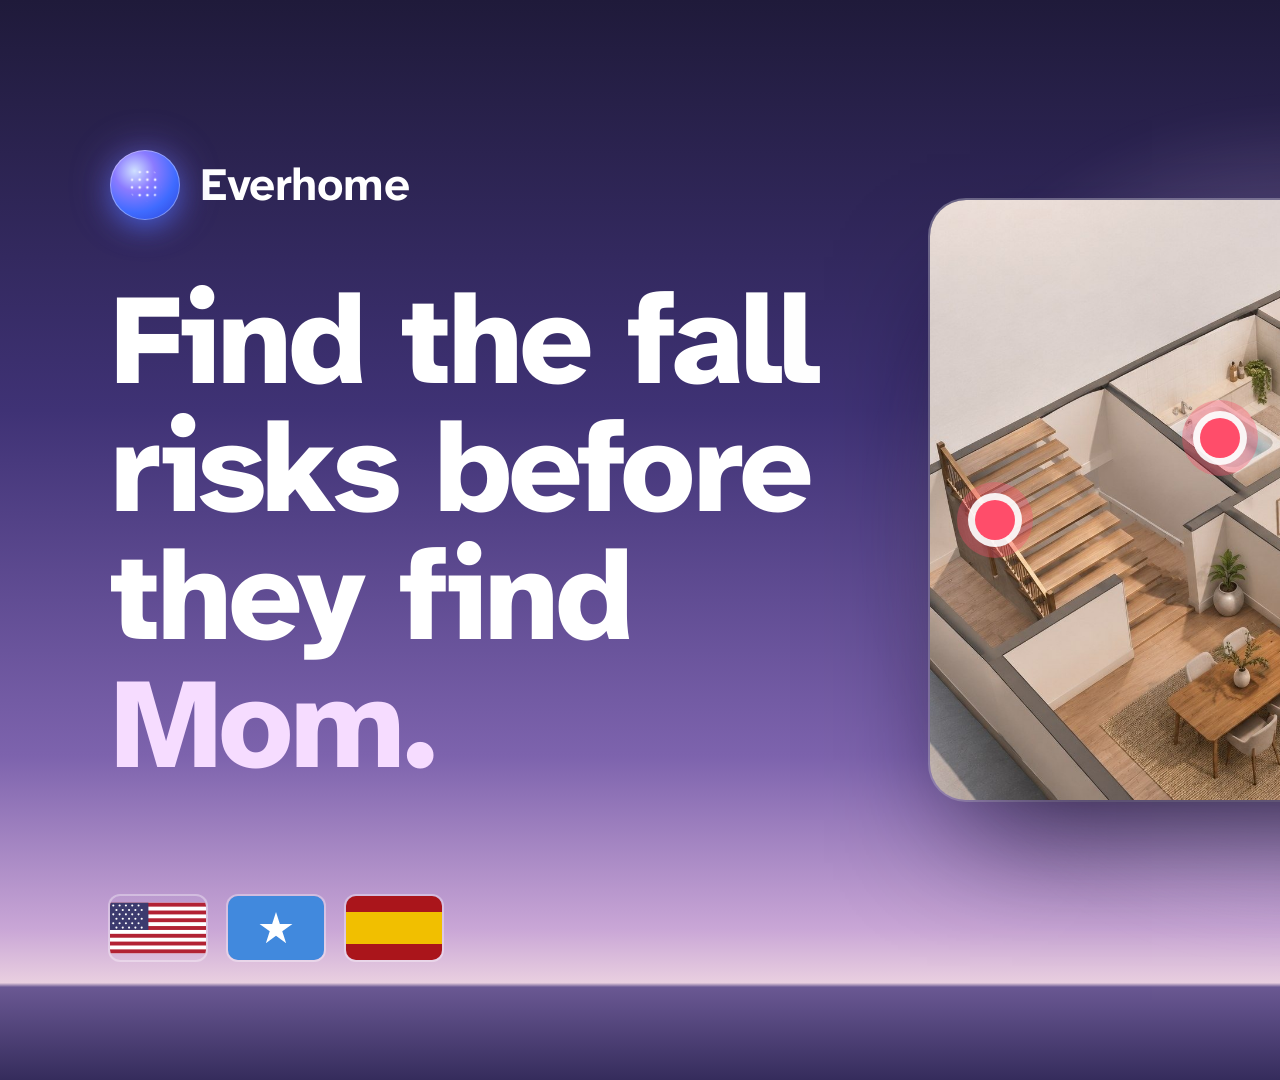
<file: everhome/release/thumb.html>
<!doctype html><html><head><meta charset="utf-8"><link rel="stylesheet" href="../assets/css/everhome.css">
<style>
html,body{margin:0;width:1920px;height:1080px;overflow:hidden;background:#1f1a3a}
.t{position:relative;width:1920px;height:1080px;overflow:hidden;color:#fff;font-family:var(--font);
 background:linear-gradient(180deg,#1f1a3a 0%,#3f3275 38%,#7d63ad 70%,#c9a6d6 86%,#e9cfe0 91%,#6a5893 91.4%,#352c5c 100%)}
.glow{position:absolute;right:120px;top:120px;width:1000px;height:820px;border-radius:50%;background:radial-gradient(circle,rgba(246,220,255,.55),transparent 65%);filter:blur(20px)}
.copy{position:absolute;left:110px;top:150px;width:840px}
.brand{display:flex;align-items:center;gap:20px;font-size:46px;font-weight:700;letter-spacing:-.01em}
h1{font-size:128px;line-height:1;letter-spacing:-.03em;margin:56px 0 0;font-weight:800}
h1 em{font-style:normal;color:#f6dcff}
.img{position:absolute;right:90px;top:200px;width:900px;border-radius:36px;box-shadow:0 60px 120px -40px rgba(10,6,30,.85),0 0 0 2px rgba(255,255,255,.3)}
.mk{position:absolute;width:40px;height:40px;border-radius:50%;background:#ff4d6a;box-shadow:0 0 0 7px rgba(255,255,255,.9),0 0 0 18px rgba(255,77,106,.35)}
.flags{position:absolute;left:110px;bottom:120px;display:flex;gap:22px}
.flags svg{width:96px;border-radius:10px;box-shadow:0 0 0 2px rgba(255,255,255,.35)}
</style></head><body><div class="t">
<div class="glow"></div>
<div class="copy"><div class="brand"><span class="orb" style="--s:70px"></span>Everhome</div>
<h1>Find the fall risks before they find <em>Mom.</em></h1></div>
<img class="img" src="../assets/img/home-today.jpg" alt="">
<i class="mk" style="left:1200px;top:418px"></i><i class="mk" style="left:975px;top:500px"></i><i class="mk" style="left:1452px;top:513px"></i>
<div class="flags" id="flags"></div>
</div>
<script>fetch('../assets/js/landing.js').then(r=>r.text()).then(t=>{const m=t.match(/const FLAGS = (\{.*?\});/s);const f=JSON.parse(m[1]);document.getElementById('flags').innerHTML=f.us+f.so+f.es;});</script>
</body></html>
</file>
<file: fonts.css>
@font-face{font-family:'DM Sans';font-style:normal;font-weight:100 1000;font-display:swap;src:url('DMSans-opsz-wght.ttf') format('truetype')}
@font-face{font-family:'DM Mono';font-style:normal;font-weight:400;font-display:swap;src:url('DMMono-Regular.ttf') format('truetype')}
@font-face{font-family:'Barlow Condensed';font-style:normal;font-weight:400;font-display:swap;src:url('BarlowCondensed-Regular.ttf') format('truetype')}
@font-face{font-family:'Barlow Condensed';font-style:normal;font-weight:600;font-display:swap;src:url('BarlowCondensed-SemiBold.ttf') format('truetype')}
@font-face{font-family:'Barlow Condensed';font-style:normal;font-weight:700;font-display:swap;src:url('BarlowCondensed-Bold.ttf') format('truetype')}
</file>
<file: style.css>
:root{--orange:#ff7600;--ink:#111;--paper:#fff;--muted:#606060;--line:#d9d9d9;--display:'Barlow Condensed','Arial Narrow',Arial,sans-serif;--sans:'DM Sans',Arial,sans-serif;--mono:'DM Mono',monospace}*{box-sizing:border-box}html{scroll-behavior:smooth;scroll-padding-top:24px}body{margin:0;color:var(--ink);background:var(--paper);font-family:var(--sans);-webkit-font-smoothing:antialiased}a{color:inherit;text-decoration:none}button{font:inherit}img,svg{display:block;max-width:100%}button,a{-webkit-tap-highlight-color:transparent}a:focus-visible,button:focus-visible,[tabindex]:focus-visible{outline:3px solid #1759ca;outline-offset:6px}::selection{color:white;background:#111}h1,h2,h3,p,figure{margin:0}h1,h2,h3{font-family:var(--display);font-weight:600}button{cursor:pointer}.wrap{width:calc(100% - 112px);max-width:1240px;margin-inline:auto}.mono,.eyebrow{font-family:var(--mono);font-size:10px;line-height:1.6;letter-spacing:.08em}.skip{position:fixed;z-index:100;top:8px;left:8px;padding:12px;background:white;transform:translateY(-160%)}.skip:focus{transform:none}.reading-progress{position:fixed;top:0;left:0;height:3px;background:var(--orange);z-index:50;pointer-events:none}.site-header{height:96px;display:flex;align-items:center;justify-content:space-between;gap:28px}.identity{display:flex;align-items:center;gap:11px;font-family:var(--display);font-size:22px;font-weight:600;line-height:1}.identity small{display:block;font-family:var(--mono);font-size:8px;font-weight:400;letter-spacing:.07em;margin-top:8px}.identity-mark{background:var(--orange);border-radius:50%;height:43px;width:43px;display:grid;place-items:center;font-size:26px;font-weight:700;letter-spacing:-.06em;padding-right:3px}.site-header nav{display:flex;align-items:center;gap:36px;font-family:var(--display);font-size:15px;font-weight:600;letter-spacing:.03em}.site-header nav a{padding-block:9px;border-bottom:2px solid transparent}.site-header nav a:hover{border-color:var(--orange)}.nav-contact span{margin-left:13px;color:#d35e00}.hero-cover{background:var(--orange)}.hero{display:grid;grid-template-columns:1.28fr 1fr;gap:70px;align-items:center;padding-block:55px 45px}.hero .eyebrow{font-size:10px;letter-spacing:.08em;margin-bottom:28px}.hero h1{font-weight:700;font-size:clamp(78px,8.8vw,126px);line-height:.85;letter-spacing:-.025em}.hero h1 span{color:white}.hero-declaration{font-family:var(--display);font-size:38px;line-height:1.1;font-weight:600;margin-top:24px}.intro{font-size:14px;line-height:1.8;max-width:465px;margin-top:23px}.hero-link{display:inline-flex;align-items:center;gap:38px;font-family:var(--display);font-size:17px;letter-spacing:.02em;font-weight:600;border-bottom:2px solid var(--ink);margin-top:24px;padding-bottom:7px}.hero-link span{font-family:var(--sans);font-size:23px;line-height:1}.hero-link:hover{color:white;border-color:white}.portrait{width:100%;max-width:440px;justify-self:end}.portrait-orbit{position:relative;aspect-ratio:1}.portrait-type{position:absolute;inset:0;width:100%;height:100%;overflow:visible}.portrait-type text{font-family:var(--display);font-size:18px;font-weight:600;letter-spacing:4.5px;fill:var(--ink)}.portrait-frame{position:absolute;inset:40px;border:8px solid white;border-radius:50%;overflow:hidden;box-shadow:0 0 0 2px var(--ink);background:white}.portrait-frame img{width:100%;height:100%;object-fit:cover;filter:grayscale(1) contrast(1.05);transition:filter .4s}.portrait:hover img{filter:grayscale(0)}.portrait-badge{position:absolute;right:24px;bottom:43px;width:72px;height:72px;background:white;border:2px solid var(--ink);border-radius:50%;display:grid;place-items:center;transform:rotate(9deg)}.portrait-badge svg{width:38px;height:38px}.portrait figcaption{border-top:1px solid #1115;padding-top:14px;margin-inline:40px;display:flex;align-items:center;justify-content:space-between;gap:18px;font-family:var(--display);font-size:15px;line-height:1.25}.portrait figcaption strong{font-weight:600}.portrait figcaption>span{font-size:16px;max-width:75px}.hero-foot{display:flex;align-items:center;justify-content:space-between;gap:16px;border-top:1px solid #1115;padding-block:17px;font-family:var(--mono);font-size:9px;letter-spacing:.04em}.signals{display:grid;grid-template-columns:1.12fr 1fr 1fr 1fr;padding-block:42px;border-bottom:1px dashed #999;align-items:center}.signals-label{position:relative;font-family:var(--display);font-size:22px;line-height:1.05;font-weight:400}.signals-label strong{font-weight:600}.signal-arrow{position:absolute;top:6px;right:30px;font-family:var(--sans);font-size:28px}.signal{display:flex;flex-direction:column;gap:13px;align-items:center;justify-content:center;min-height:64px;border-left:1px solid var(--line)}.signal img{max-width:160px;height:27px;object-fit:contain}.signal>span:last-child{font-size:10px;color:var(--muted)}.signal:hover>span:last-child{color:#b94f00}.techstars-logo{font-size:29px;letter-spacing:-1.4px;font-weight:700;line-height:1}.techstars-logo>span{color:var(--orange)}.section-index{display:flex;align-items:center;gap:14px}.chapter-number{font-family:var(--display);font-size:72px;line-height:.8;font-weight:400;color:var(--orange)}.section-index .mono{max-width:110px;font-size:9px}.about{display:grid;grid-template-columns:1.45fr 1fr;gap:38px 100px;padding-block:90px 100px}.about>.section-index{grid-column:1/-1}.about h2{font-size:56px;line-height:1.04;font-weight:600}.about h2 span{color:#d35e00}.statement-underline{height:5px;width:90px;transform:rotate(-4deg);background:var(--orange);margin-top:24px}.about-copy{padding-top:4px}.about-copy>p{font-size:13px;line-height:1.85;color:#555;margin-bottom:17px}.margin-note{display:flex;align-items:center;justify-content:center;gap:17px;margin-top:26px}.margin-note>span{font-family:var(--display);font-size:66px;line-height:1;color:var(--orange);font-weight:400}.margin-note p{font-family:var(--display);font-size:21px;line-height:1.2;text-transform:uppercase}.margin-note strong{font-weight:600}.work{border-top:1px dashed #999;padding-block:52px 85px}.section-heading{display:flex;justify-content:space-between;gap:38px;align-items:center;margin-bottom:46px}.section-heading h2{font-size:58px;line-height:1.04;letter-spacing:-.01em;flex:1;margin-left:25px}.section-heading h2>span{color:#d35e00}.heading-aside{font-family:var(--display);font-size:18px;line-height:1.3;border-left:3px solid var(--orange);padding-left:16px}.project{display:grid;grid-template-columns:1fr 1fr;align-items:center;gap:70px}.project-dribble{background:var(--ink);color:white;padding:44px}.project-art{position:relative;display:flex;flex-direction:column;justify-content:space-between;overflow:hidden;min-width:0}.football-art{min-height:390px;border:1px solid #fff5}.art-top{display:flex;justify-content:space-between;gap:8px;font-size:8px;letter-spacing:.05em;margin:22px 22px 0}.art-top>span:first-child{display:flex;align-items:center;gap:7px}.live-dot{background:var(--orange);width:5px;height:5px;border-radius:50%;display:inline-block}.pitch{width:100%;transition:transform .4s}.project-art:hover .pitch{transform:scale(1.045)}.art-bottom{display:flex;align-items:center;justify-content:space-between;margin:0 24px 23px}.art-brand{display:flex;align-items:center;gap:9px;font-size:22px;font-weight:600;letter-spacing:-.05em}.art-brand img{filter:grayscale(1) brightness(2);object-fit:contain;width:28px;height:28px}.round-arrow{width:39px;height:39px;border:1px solid currentColor;border-radius:50%;display:grid;place-items:center;font-size:22px;flex-shrink:0;transition:transform .2s}.project-art:hover .round-arrow,.next-project:hover .round-arrow{transform:rotate(45deg)}.project-role{color:var(--orange);font-size:9px;margin-bottom:14px}.project h3{font-size:40px;line-height:1.02;margin-bottom:20px}.project h3 span{color:var(--orange)}.project-copy>p:not(.mono):not(.footnote){font-size:12px;line-height:1.85;color:#c1c1c1;max-width:450px}.project-facts{display:flex;gap:40px;margin-block:24px}.project-facts>span{display:flex;flex-direction:column}.project-facts strong{font-family:var(--display);font-weight:400;font-size:60px;line-height:1;color:var(--orange);letter-spacing:-.03em}.project-facts small{font-size:9px;margin-top:6px;color:#d3d3d3}.text-link{display:inline-flex;align-items:center;justify-content:space-between;gap:24px;border-bottom:1px solid currentColor;padding-bottom:7px;font-family:var(--display);font-weight:600;font-size:16px;line-height:1.2}.text-link:hover{color:var(--orange)}.text-link>span{font-family:var(--sans);font-size:16px}.footnote{font-size:9px;line-height:1.6;color:#a0a0a0;margin-top:12px}.project-circle{padding-block:60px}.circle-art{grid-column:2;grid-row:1;min-height:410px;background:var(--orange)}.project-circle .project-copy{grid-column:1;grid-row:1;padding-left:35px}.project-circle h3{font-size:45px}.project-circle h3 span{color:#d35e00}.project-circle .project-role{color:#b04c00}.project-circle .project-copy>p:not(.mono):not(.footnote){color:#555}.orbital{position:absolute;left:50%;top:49%;width:290px;height:290px;transform:translate(-50%,-50%)}.orbit{position:absolute;border:1px solid #111b;border-radius:50%;inset:22px}.orbit-two{inset:56px;transform:translate(-33px,14px)}.orbit-three{inset:43px;transform:translate(38px,23px)}.orbit-core{position:absolute;left:50%;top:50%;transform:translate(-50%,-50%);width:105px;height:105px;border:1px solid #111;border-radius:50%;background:white;display:grid;place-items:center;font-family:var(--display);font-size:65px;font-weight:600;letter-spacing:-.06em;padding-bottom:10px}.orbit-label{position:absolute;background:var(--orange);padding:3px 7px;font-family:var(--mono);font-size:8px;letter-spacing:.08em}.orbit-label-one{left:47px;top:45px}.orbit-label-two{right:-1px;top:142px}.orbit-label-three{bottom:32px;left:67px}.circle-brand{font-size:30px;gap:0}.circle-brand>span{color:white;font-weight:400;font-size:39px;line-height:.6}.circle-facts{display:flex;align-items:center;gap:16px;margin-top:27px}.circle-facts>div{display:flex;flex-direction:column}.circle-facts strong{font-family:var(--display);font-size:48px;font-weight:400;line-height:1;color:#d35e00;letter-spacing:-.025em}.circle-facts div>span{font-size:9px;margin-top:6px}.fact-plus{font-family:var(--display);font-size:27px;color:#aaa;padding-inline:7px;margin-top:-12px}.project-circle .footnote{color:#777;margin-bottom:23px}.next-project{border:2px solid var(--orange);display:flex;align-items:center;gap:35px;padding:30px 42px}.solar-symbol{font-size:80px;line-height:1;font-family:var(--sans);color:#d35e00}.next-project>div{flex:1}.next-project .mono{font-size:8px;letter-spacing:.06em}.next-project h3{font-size:34px;line-height:1.03;margin-block:8px 9px}.next-project h3 br{display:none}.next-project p:last-child{font-size:11px;color:#555}.next-project>.round-arrow{background:var(--orange);border-color:var(--orange);width:45px;height:45px}.next-project:hover{background:#fff8f1}.thinking{background:var(--orange);padding-block:72px 78px}.thinking-header{display:flex;align-items:center;justify-content:space-between;gap:35px;margin-bottom:43px}.thinking-header .mono{font-size:9px;margin-bottom:23px}.thinking h2{font-size:68px;line-height:.99}.thinking h2 span{color:white}.thinking-invite{display:flex;align-items:center;gap:25px;margin-right:22px}.thinking-invite>span{font-family:var(--display);font-size:133px;line-height:1;color:white;font-weight:400}.thinking-invite p{font-family:var(--display);font-size:26px;line-height:1.13;text-transform:uppercase}.thinking-invite strong{font-weight:600}.theory-layout{display:grid;grid-template-columns:1fr 1.6fr;gap:68px;align-items:start}.theory-tabs{display:flex;flex-direction:column}.theory-tabs button{display:flex;align-items:center;gap:18px;text-align:left;padding:23px 0;border:0;border-top:1px solid #1115;background:transparent;color:var(--ink);font-family:var(--display);font-weight:600;font-size:21px;text-transform:uppercase}.theory-tabs button:last-child{border-bottom:1px solid #1115}.theory-tabs .mono{font-size:10px;font-weight:400}.theory-tabs button[aria-selected=true]{color:white}.theory-tabs button[aria-selected=false]:hover{color:#fff}.theories{position:relative;background:white;padding:33px 37px 37px;min-height:379px}.theories:before{content:'';position:absolute;top:28px;left:-16px;border-top:13px solid transparent;border-bottom:13px solid transparent;border-right:17px solid white}.theory-mark{display:block;font-family:var(--display);font-size:65px;line-height:.9;color:#ddd;margin-bottom:23px;font-weight:400}.theory-headline{font-family:var(--display);font-size:37px;line-height:1.03;font-weight:600}.theory-headline em{color:#c75500;font-style:normal}.theory>p:not(.theory-headline){font-size:12px;line-height:1.8;color:#606060;margin-block:18px 23px;max-width:515px}.theory .text-link{font-size:15px}.elsewhere{padding-block:85px 80px}.elsewhere .section-heading h2{font-size:54px}.human-icon{color:#d35e00;width:82px;flex-shrink:0}.context-grid{display:grid;grid-template-columns:.95fr 1.5fr;gap:90px}.context-bio{padding-top:6px}.context-bio h3{font-size:29px;margin-bottom:17px}.context-bio p{font-size:12px;line-height:1.85;color:#555;margin-bottom:17px}.context-bio .text-link{font-size:15px;margin-top:10px}.appearances{display:grid;grid-template-columns:1fr 1fr;gap:22px}.appearances>a{position:relative;display:flex;flex-direction:column;min-height:270px;padding:24px 23px 21px;background:#f2f2f2;border-top:5px solid var(--ink)}.appearances>a:before{content:'“';position:absolute;right:18px;top:19px;font-family:var(--display);font-size:84px;line-height:1;color:var(--orange);opacity:.65}.appearances>a:nth-child(2){background:var(--ink);color:white;border-color:var(--orange)}.appearances .mono{font-size:7px;letter-spacing:.025em;position:relative;max-width:130px}.appearances h3{font-size:31px;line-height:1.04;margin-top:39px;position:relative}.appearance-bottom{display:flex;justify-content:space-between;gap:12px;align-items:end;font-size:8px;line-height:1.5;margin-top:auto;padding-top:26px}.appearance-bottom>span{font-size:21px}.appearances a:hover h3{color:#d35e00}.contact-cover{background:var(--ink);color:white}.contact{padding-block:59px 69px}.contact-kicker{display:flex;align-items:center;justify-content:space-between;margin-bottom:24px;color:var(--orange)}.contact-kicker .mono{font-size:9px}.conversation-icon{width:49px;height:49px}.contact h2{font-size:clamp(56px,6vw,84px);line-height:1.02;letter-spacing:-.012em}.contact h2 span{color:var(--orange)}.contact-row{display:flex;justify-content:space-between;align-items:center;gap:40px;margin-top:34px}.contact-row>p{max-width:440px;color:#c5c5c5;font-size:12px;line-height:1.85}.contact-button{display:flex;align-items:center;gap:43px;background:var(--orange);color:var(--ink);font-family:var(--display);font-weight:600;font-size:19px;padding:18px 23px;white-space:nowrap}.contact-button>span{font-family:var(--sans);font-size:22px}.contact-button:hover{background:white}.email-row{display:flex;align-items:center;gap:22px;flex-wrap:wrap;margin-top:37px}.email-row>a{font-size:13px}.email-row button{border:1px solid #666;background:transparent;color:#ddd;display:flex;align-items:center;gap:12px;padding:9px 11px;font-size:10px}.email-row button:hover{border-color:var(--orange);color:var(--orange)}#copy-status{font-size:10px;color:#ffae69}.site-footer{display:flex;align-items:center;justify-content:space-between;gap:22px;padding-block:30px}.site-footer .identity{font-size:21px;gap:0}.identity-dot{color:var(--orange);font-size:29px}.footer-note{font-family:var(--mono);font-size:8px;letter-spacing:.03em;color:#666}.site-footer>div{display:flex;align-items:center;gap:20px;font-size:10px}.site-footer>div>span{color:#777}.site-footer a:hover{color:#bb5100}
@media(min-width:1450px){.hero{padding-block:67px 56px}.hero h1{font-size:134px}.hero .eyebrow{margin-bottom:33px}}
@media(max-width:1100px){.wrap{width:calc(100% - 72px)}.hero{gap:35px}.hero h1{font-size:clamp(78px,9.6vw,110px)}.hero-declaration{font-size:32px}.portrait-frame{inset:36px;border-width:7px}.portrait figcaption{margin-inline:33px;font-size:13px}.portrait figcaption>span{font-size:14px}.signals-label{font-size:20px}.signal-arrow{right:17px}.signal img{max-width:139px}.about{gap:33px 55px}.about h2{font-size:49px}.section-heading{gap:25px}.section-heading h2{font-size:50px;margin-left:10px}.project{gap:37px}.project-dribble{padding:30px}.project h3{font-size:35px}.football-art{min-height:375px}.art-top{font-size:6px;margin-inline:17px}.art-bottom{margin-inline:18px}.project-facts{gap:30px}.project-facts strong{font-size:51px}.project-circle h3{font-size:41px}.circle-art{min-height:390px}.project-circle .project-copy{padding-left:22px}.circle-facts{gap:10px}.circle-facts strong{font-size:42px}.circle-facts div>span{font-size:8px}.fact-plus{padding-inline:0}.next-project{gap:24px;padding-inline:28px}.next-project h3{font-size:31px}.thinking h2{font-size:62px}.theory-layout{gap:44px;grid-template-columns:1fr 1.45fr}.theory-tabs button{font-size:19px;gap:13px}.theories{padding:30px;min-height:406px}.theory-headline{font-size:34px}.elsewhere .section-heading h2{font-size:45px}.context-grid{gap:45px}.appearances{gap:16px}.appearances>a{padding:22px 19px}.appearances h3{font-size:28px}.appearance-bottom{font-size:7px}.contact-row{gap:30px}.contact-row>p{max-width:380px}.contact-button{gap:25px}.footer-note{font-size:7px}}
@media(max-width:800px){.wrap{width:calc(100% - 48px)}.site-header{height:80px}.site-header nav{gap:19px;font-size:12px}.identity{font-size:19px}.identity small{font-size:6px}.identity-mark{height:37px;width:37px;font-size:23px}.hero{grid-template-columns:1.15fr 1fr;gap:14px;padding-block:44px 35px}.hero .eyebrow{font-size:8px;margin-bottom:22px}.hero h1{font-size:77px}.hero-declaration{font-size:27px;margin-top:20px}.intro{font-size:12px;line-height:1.8;margin-top:18px}.hero-link{font-size:14px;margin-top:20px;gap:28px}.portrait-frame{inset:29px;border-width:6px}.portrait-badge{right:14px;bottom:28px;width:52px;height:52px}.portrait-badge svg{width:28px;height:28px}.portrait figcaption{margin-inline:25px;font-size:11px;gap:10px;padding-top:10px}.portrait figcaption>span{font-size:12px;max-width:55px}.hero-foot{font-size:7px;padding-block:15px;gap:9px}.signals{grid-template-columns:1fr 1fr 1fr;row-gap:25px;padding-block:30px}.signals-label{grid-column:1/-1;font-size:18px;display:flex;align-items:center;gap:4px}.signals-label br{display:none}.signal-arrow{position:static;font-size:22px;margin-left:15px}.signal:nth-child(2){border-left:0}.about{padding-block:65px 70px;gap:29px 40px;grid-template-columns:1.15fr 1fr}.about h2{font-size:41px}.about-copy>p{font-size:11px;line-height:1.8}.chapter-number{font-size:60px}.section-index{gap:10px}.section-index .mono{font-size:8px;max-width:92px}.margin-note{gap:12px;margin-top:21px}.margin-note p{font-size:19px}.margin-note>span{font-size:55px}.work{padding-block:42px 60px}.section-heading{gap:22px;margin-bottom:33px}.section-heading h2{font-size:42px;margin-left:0}.heading-aside{font-size:14px;padding-left:10px}.project{gap:26px}.project-dribble{padding:25px}.football-art{min-height:315px}.project h3{font-size:30px;margin-bottom:16px}.project-role{font-size:8px;margin-bottom:12px}.project-copy>p:not(.mono):not(.footnote){font-size:10px;line-height:1.8}.project-facts{gap:25px;margin-block:21px}.project-facts strong{font-size:42px}.project-facts small{font-size:8px}.text-link{font-size:14px;gap:15px}.footnote{font-size:8px}.art-top{font-size:5px;margin:16px 13px 0;gap:3px}.art-bottom{margin:0 16px 17px}.art-brand{font-size:20px}.art-brand img{width:25px;height:25px}.round-arrow{width:32px;height:32px;font-size:18px}.project-circle{padding-block:45px}.project-circle .project-copy{padding-left:9px}.project-circle h3{font-size:34px}.circle-art{min-height:338px}.orbital{width:245px;height:245px}.orbit-core{width:90px;height:90px;font-size:55px}.orbit-label-one{left:35px;top:37px}.orbit-label-two{top:121px}.orbit-label-three{bottom:26px;left:57px}.circle-facts{gap:10px;margin-top:22px}.circle-facts strong{font-size:34px}.circle-facts div>span{font-size:7px}.fact-plus{font-size:20px}.project-circle .footnote{margin-bottom:18px}.next-project{padding:24px;gap:22px}.solar-symbol{font-size:63px}.next-project h3{font-size:27px}.next-project .mono{font-size:7px}.next-project p:last-child{font-size:10px;max-width:340px;line-height:1.6}.next-project>.round-arrow{width:36px;height:36px}.thinking{padding-block:55px 60px}.thinking h2{font-size:55px}.thinking-header{gap:20px;margin-bottom:33px}.thinking-invite{gap:15px;margin-right:0}.thinking-invite>span{font-size:100px}.thinking-invite p{font-size:21px}.theory-layout{gap:30px;grid-template-columns:1fr 1.5fr}.theory-tabs button{font-size:16px;gap:9px;padding-block:22px}.theory-tabs .mono{font-size:8px}.theories{padding:27px;min-height:401px}.theory-mark{font-size:56px;margin-bottom:20px}.theory-headline{font-size:31px}.theory>p:not(.theory-headline){font-size:11px;line-height:1.8}.theory .text-link{font-size:13px}.elsewhere{padding-block:64px 60px}.elsewhere .section-heading h2{font-size:40px}.human-icon{width:56px}.context-grid{grid-template-columns:1fr 1.1fr;gap:35px}.appearances{grid-template-columns:1fr;gap:18px}.appearances>a{min-height:195px;padding:19px 21px}.appearances h3{font-size:29px;margin-top:24px}.appearances .mono{max-width:none}.appearances>a:before{font-size:66px;top:27px}.appearance-bottom{padding-top:17px;font-size:8px}.context-bio h3{font-size:27px}.context-bio p{font-size:11px}.contact{padding-block:43px 50px}.contact h2{font-size:61px}.contact-row{gap:30px}.contact-row>p{font-size:11px}.contact-button{font-size:16px;padding:15px 18px;gap:23px}.contact-kicker .mono{font-size:8px}.footer-note{display:none}}
@media(max-width:600px){.wrap{width:calc(100% - 40px)}.site-header{height:77px;gap:20px}.site-header .identity{font-size:18px;gap:9px}.site-header nav{gap:19px;font-size:12px}.site-header nav>a:nth-child(2){display:none}.nav-contact span{margin-left:6px}.hero{display:flex;flex-direction:column;gap:18px;padding-block:36px 29px;align-items:stretch}.hero .eyebrow{font-size:8px;letter-spacing:.04em;margin-bottom:27px}.hero h1{font-size:clamp(78px,20vw,115px);line-height:.87;letter-spacing:-.02em}.hero-declaration{font-size:30px;margin-top:20px}.intro{font-size:12px;max-width:395px;margin-top:19px;line-height:1.8}.hero-link{font-size:15px;gap:39px;margin-top:22px}.portrait{width:86%;max-width:370px;margin-inline:auto;align-self:center}.portrait-frame{inset:30px;border-width:6px}.portrait-badge{bottom:29px;right:16px;width:55px;height:55px}.portrait-badge svg{width:30px;height:30px}.portrait-type text{font-size:18px}.portrait figcaption{margin-inline:24px;font-size:12px;gap:15px;line-height:1.25;padding-top:12px}.portrait figcaption>span{font-size:13px;max-width:58px}.hero-foot{font-size:6px;padding-block:14px;gap:8px;letter-spacing:0}.signals{padding-block:27px;row-gap:24px}.signals-label{font-size:17px;gap:4px}.signal-arrow{margin-left:auto;margin-right:4px}.signal{min-height:47px;gap:12px}.signal img{height:19px;max-width:98px;width:85%}.techstars-logo{font-size:21px;letter-spacing:-1px}.signal>span:last-child{font-size:7px;text-align:center}.about{display:block;padding-block:53px 58px}.chapter-number{font-size:58px}.section-index .mono{font-size:8px;max-width:none}.about>.section-index{margin-bottom:29px}.about h2{font-size:45px;line-height:1.04}.statement-underline{width:70px;height:4px;margin-top:20px}.about-copy{display:grid;grid-template-columns:1fr 1fr;gap:0 24px;margin-top:26px;padding:0}.about-copy>p{font-size:11px;line-height:1.85;margin-bottom:0}.margin-note{grid-column:1/-1;margin-top:24px;justify-content:flex-start;gap:14px}.margin-note p{font-size:21px}.margin-note>span{font-size:56px}.work{padding-block:41px 53px}.section-heading{display:grid;grid-template-columns:1fr auto;gap:26px 18px;margin-bottom:30px}.section-heading>.section-index{grid-column:1/-1}.section-heading h2{font-size:46px;line-height:1.02}.heading-aside{font-size:15px;padding-left:11px}.project{display:flex;flex-direction:column;align-items:stretch;gap:28px}.project-dribble{margin-inline:-20px;padding:23px 23px 30px}.football-art{min-height:284px}.art-top{font-size:6px;margin:18px 16px 0}.pitch{max-height:215px}.art-bottom{margin:0 19px 19px}.art-brand{font-size:23px}.art-brand img{width:27px;height:27px}.round-arrow{width:35px;height:35px;font-size:20px}.project-role{font-size:9px;margin-bottom:15px}.project h3{font-size:38px;margin-bottom:19px}.project-copy>p:not(.mono):not(.footnote){font-size:12px;line-height:1.85;max-width:none}.project-facts{gap:48px;margin-block:24px 26px}.project-facts strong{font-size:61px}.project-facts small{font-size:9px;margin-top:8px}.text-link{font-size:16px;gap:24px}.footnote{font-size:8px;margin-top:14px}.project-circle{padding-block:35px;gap:28px}.project-circle .project-copy{padding:0}.circle-art{min-height:330px}.orbital{width:264px;height:264px}.orbit-core{width:95px;height:95px;font-size:60px}.circle-brand{font-size:29px}.project-circle h3{font-size:40px}.project-circle .project-role{font-size:9px}.circle-facts{gap:18px;margin-top:25px}.circle-facts strong{font-size:46px}.circle-facts div>span{font-size:8px}.fact-plus{font-size:24px;padding-inline:5px}.project-circle .footnote{margin-top:14px;margin-bottom:24px}.next-project{padding:25px 18px;gap:17px;align-items:flex-start}.solar-symbol{font-size:55px;margin-top:14px}.next-project>div{min-width:0}.next-project .mono{font-size:6px;line-height:1.8}.next-project h3{font-size:30px;line-height:1;margin-block:12px}.next-project h3 br{display:block}.next-project p:last-child{font-size:10px;line-height:1.8}.next-project>.round-arrow{display:none}.thinking{padding-block:46px 49px}.thinking-header{display:block;margin-bottom:22px}.thinking-header .mono{font-size:8px;margin-bottom:25px}.thinking h2{font-size:49px;line-height:1}.thinking-invite{margin-top:16px;gap:18px}.thinking-invite>span{font-size:70px}.thinking-invite p{font-size:19px;line-height:1.2;display:flex;gap:5px;flex-wrap:wrap}.thinking-invite p br{display:none}.theory-layout{display:block}.theory-tabs button{padding-block:17px;font-size:20px;gap:16px}.theory-tabs .mono{font-size:9px}.theories{margin-top:30px;padding:27px 23px 30px;min-height:392px}.theories:before{top:-15px;left:28px;border-bottom:16px solid white;border-left:13px solid transparent;border-right:13px solid transparent;border-top:0}.theory-mark{font-size:62px;margin-bottom:24px}.theory-headline{font-size:33px;line-height:1.03}.theory>p:not(.theory-headline){font-size:11px;line-height:1.85;margin-block:19px 26px}.theory .text-link{font-size:14px;gap:16px}.elsewhere{padding-block:54px 53px}.elsewhere .section-heading{gap:27px 10px}.elsewhere .section-heading h2{font-size:42px}.human-icon{display:none}.context-grid{display:block}.context-bio h3{font-size:28px}.context-bio p{font-size:12px;line-height:1.85}.context-bio .text-link{font-size:16px;margin-top:5px}.appearances{grid-template-columns:1fr 1fr;gap:15px;margin-top:35px}.appearances>a{min-height:269px;padding:20px 15px 18px}.appearances .mono{font-size:6px;max-width:108px}.appearances h3{font-size:29px;margin-top:44px}.appearances>a:before{font-size:65px;right:10px;top:40px;opacity:.4}.appearance-bottom{font-size:7px;padding-top:23px;gap:6px}.appearance-bottom>span{font-size:18px}.contact{padding-block:40px 44px}.contact-kicker{margin-bottom:29px;gap:18px}.contact-kicker .mono{font-size:7px}.conversation-icon{width:39px;height:39px}.contact h2{font-size:clamp(39px,10vw,56px);line-height:1.05;letter-spacing:-.01em}.contact-row{display:block;margin-top:26px}.contact-row>p{font-size:12px;max-width:395px}.contact-button{display:inline-flex;margin-top:27px;padding:17px 21px;font-size:18px;gap:35px}.email-row{gap:20px;margin-top:28px}.email-row>a{font-size:12px}.email-row button{font-size:9px;gap:8px}.site-footer{padding-block:25px;gap:20px}.site-footer .identity{font-size:19px}.site-footer>div{font-size:9px;gap:13px}}
@media(max-width:350px){.wrap{width:calc(100% - 32px)}.site-header nav>a:first-child{display:none}.hero .eyebrow{font-size:7px}.hero h1{font-size:73px}.hero-declaration{font-size:27px}.portrait{width:95%}.portrait figcaption{font-size:11px}.signal>span:last-child{font-size:6px}.techstars-logo{font-size:19px}.signal img{max-width:80px}.about h2{font-size:39px}.about-copy{display:block}.about-copy>p+p{margin-top:15px}.margin-note{margin-top:23px}.section-heading h2{font-size:40px}.heading-aside{font-size:12px}.project-dribble{margin-inline:-16px;padding:20px 19px 28px}.project h3{font-size:34px}.project-facts{gap:35px}.project-facts strong{font-size:56px}.project-circle h3{font-size:37px}.circle-facts{gap:11px}.circle-facts strong{font-size:40px}.circle-facts div>span{font-size:7px}.next-project{padding-inline:15px;gap:12px}.solar-symbol{font-size:41px}.next-project h3{font-size:27px}.thinking h2{font-size:44px}.thinking-invite p{font-size:17px}.theories{padding-inline:21px;min-height:421px}.theory-headline{font-size:30px}.elsewhere .section-heading h2{font-size:37px}.appearances{gap:12px}.appearances>a{padding-inline:12px;min-height:275px}.appearances h3{font-size:26px}.contact h2{font-size:36px}.contact-button{font-size:16px;gap:27px}.site-footer>div{gap:9px;font-size:8px}}
@media(prefers-reduced-motion:reduce){html{scroll-behavior:auto}*,*:before,*:after{transition:none!important;animation:none!important}}


/* Personal refinements, full Combine feature, and listening shelf. */
.site-header .identity small{font-size:8px;letter-spacing:.025em}
.portrait-type text{font-size:22px;letter-spacing:4.2px}
.portrait figcaption{justify-content:center;text-align:center}

.circle-art .orbit-core{background:#111;padding:0;border-color:#111}
.orbit-core img{height:84%;width:84%;object-fit:contain}
.project-copy>.open-source-note{margin-top:15px}
.open-source-note a{text-decoration:underline;text-decoration-color:#e86600;text-underline-offset:3px}
.open-source-note a:hover{color:#b34b00}
.project-combine{background:#f4f4f1;padding:44px;gap:70px}
.combine-art{border:1px solid #c8c8c1;min-height:390px;background:#fff}
.combine-diagram{width:100%;max-height:305px}
.combine-diagram text{fill:#666;font-family:var(--mono);font-size:9px;letter-spacing:1px}
.combine-brand{font-size:26px;letter-spacing:-.06em}
.combine-brand img{filter:none;width:34px;height:34px}
.project-combine .project-role{color:#b64f00}
.project-combine .project-copy>p:not(.mono):not(.footnote){color:#555}
.project-combine h3 span{color:#d35e00}
.project-combine .combine-question{margin-top:18px}
.combine-principles{display:flex;align-items:center;gap:13px;font-family:var(--mono);font-size:8px;letter-spacing:.025em;margin:28px 0}
.combine-principles>span:nth-child(2){font-size:21px;color:#d35e00}
.personal-grid{display:grid;grid-template-columns:1.12fr 1fr;gap:55px;align-items:start}
.personal-photo{border-bottom:6px solid var(--orange)}
.personal-photo img{width:100%;height:auto;display:block}
.personal-story{min-width:0}
.personal-story .context-bio{padding:0}
.personal-story .context-bio h3{font-size:29px;margin-bottom:15px}
.personal-story .context-bio p{font-size:12px;margin-bottom:15px}
.personal-story .appearances{margin-top:27px;gap:16px}
.personal-story .appearances>a{min-height:190px;padding:18px 18px 16px}
.personal-story .appearances h3{font-size:26px;margin-top:28px}
.personal-story .appearances>a:before{font-size:65px;top:26px;opacity:.5}
.personal-story .appearance-bottom{font-size:7px;padding-top:20px}
.playlist{margin-top:64px;border-top:1px dashed #aaa;padding-top:35px}
.playlist-heading{display:flex;justify-content:space-between;align-items:center;margin-bottom:27px;gap:25px}
.playlist-heading .mono{font-size:8px;color:#666;margin-bottom:10px}
.playlist-heading h3{font-size:43px;line-height:1}
.playlist-sound{display:flex;align-items:center;gap:6px;height:48px;color:var(--orange)}
.playlist-sound i{display:block;width:5px;height:14px;background:currentColor}
.playlist-sound i:nth-child(2),.playlist-sound i:nth-child(6){height:25px}
.playlist-sound i:nth-child(3),.playlist-sound i:nth-child(5){height:37px}
.playlist-sound i:nth-child(4){height:48px}
.album-grid{display:grid;grid-template-columns:repeat(3,minmax(0,1fr));gap:43px}
.album{display:flex;flex-direction:column;min-width:0}
.album-cover{position:relative;overflow:hidden;aspect-ratio:1;background:#eee}
.album-cover img{width:100%;height:100%;object-fit:contain;transition:transform .3s}
.album-play{position:absolute;right:16px;bottom:16px;width:39px;height:39px;display:grid;place-items:center;border:1px solid #fff8;border-radius:50%;background:#111e;color:white;font-size:22px;transition:background .2s,transform .2s}
.album:hover .album-play{background:var(--orange);color:#111;border-color:#111;transform:rotate(45deg)}
.album:hover .album-cover img{transform:scale(1.025)}
.album-artist{font-family:var(--mono);font-size:9px;color:#606060;margin-top:18px;line-height:1.4}
.album h4{font-family:var(--display);font-size:26px;font-weight:600;line-height:1.1;margin:6px 0 0;letter-spacing:0}
.spotify-link{display:flex;align-items:center;justify-content:space-between;font-size:10px;border-bottom:1px solid #bbb;padding-bottom:12px;margin-top:auto;padding-top:19px}
.spotify-link>span{font-size:17px;line-height:1}
.album:hover .spotify-link{color:#b34b00;border-color:#b34b00}
.footer-note{display:block;font-size:8px;line-height:1.6}
@media(max-width:1100px){.hero-foot{font-size:8px}.project-combine{gap:37px;padding:30px}.combine-art{min-height:375px}.combine-principles{font-size:7px;gap:11px}.personal-grid{gap:35px;grid-template-columns:1fr 1fr}.personal-story .appearances{gap:12px}.personal-story .appearances>a{padding:16px 13px;min-height:180px}.personal-story .appearances h3{font-size:24px}.album-grid{gap:30px}.album h4{font-size:24px}.site-footer{display:grid;grid-template-columns:auto 1fr}.footer-note{grid-column:1/-1;grid-row:2;font-size:8px}.site-footer>div{justify-self:end}}
@media(max-width:800px){.hero-foot{display:grid;grid-template-columns:1fr 1fr;gap:12px 18px;font-size:8px}.hero-foot>span:last-child{text-align:right}.project-combine{padding:25px;gap:26px}.combine-art{min-height:315px}.combine-principles{font-size:6px;gap:8px;flex-wrap:wrap;margin-block:21px}.combine-brand{font-size:22px}.combine-brand img{width:29px;height:29px}.personal-grid{display:block}.personal-photo{max-width:650px;margin:0 auto 34px}.personal-story .context-bio{max-width:650px}.personal-story .context-bio p{font-size:12px}.personal-story .appearances{grid-template-columns:1fr 1fr;gap:20px;margin-top:30px}.personal-story .appearances>a{min-height:186px;padding:20px}.personal-story .appearances h3{font-size:28px;margin-top:26px}.personal-story .appearance-bottom{font-size:8px}.album-grid{gap:22px}.album h4{font-size:23px}.playlist{margin-top:50px}.playlist-heading h3{font-size:38px}.album-play{height:32px;width:32px;right:12px;bottom:12px;font-size:19px}.album-artist{font-size:8px}.spotify-link{font-size:9px}}
@media(max-width:600px){.site-header .identity small{font-size:7px;letter-spacing:0}.site-header nav{gap:14px}.hero-foot{font-size:7px;gap:11px 9px}.portrait-type text{font-size:22px}.portrait figcaption{font-size:12px}.project-combine{padding:23px 23px 30px;margin-inline:-20px;gap:28px}.combine-art{min-height:296px}.combine-diagram{max-height:245px}.combine-brand{font-size:25px}.combine-brand img{width:31px;height:31px}.project-combine h3{font-size:37px}.project-combine .project-role{font-size:8px}.combine-principles{font-size:8px;gap:13px;margin-block:26px}.project-combine .combine-question{margin-top:16px}.personal-photo{margin-bottom:30px}.personal-story .appearances{gap:15px}.personal-story .appearances>a{min-height:240px;padding:18px 15px}.personal-story .appearances h3{font-size:28px;margin-top:36px}.personal-story .appearance-bottom{font-size:7px}.playlist{padding-top:28px;margin-top:43px}.playlist-heading{margin-bottom:24px;gap:12px}.playlist-heading h3{font-size:38px}.playlist-heading .mono{font-size:7px}.playlist-sound{gap:4px;transform:scale(.8);transform-origin:right}.playlist-sound i{width:4px}.album-grid{grid-template-columns:1fr;gap:24px}.album{display:grid;grid-template-columns:118px 1fr;grid-template-rows:auto auto 1fr;gap:0 18px}.album-cover{grid-column:1;grid-row:1/4;width:118px;align-self:start}.album-artist{grid-column:2;grid-row:1;margin-top:3px;font-size:8px}.album h4{grid-column:2;grid-row:2;font-size:25px;margin-top:7px}.spotify-link{grid-column:2;grid-row:3;padding-top:12px;padding-bottom:6px;margin-top:auto;align-self:end;font-size:9px}.album-play{width:26px;height:26px;bottom:8px;right:8px;font-size:16px}.footer-note{font-size:7px;max-width:320px;line-height:1.8}.site-footer{gap:14px 20px}}
@media(max-width:350px){.project-combine{margin-inline:-16px;padding:20px 19px 28px}.project-combine h3{font-size:32px}.combine-principles{font-size:7px;gap:8px}.personal-story .appearances>a{padding-inline:12px}.personal-story .appearances h3{font-size:25px}.album{grid-template-columns:98px 1fr;gap:0 14px}.album-cover{width:98px}.album h4{font-size:23px}.playlist-heading h3{font-size:34px}.playlist-heading .mono{font-size:6px}.footer-note{font-size:6px}}

/* Personal mark, reading shelf, and Founder Mode closing spread. */
.identity-mark{width:48px;height:48px;padding:0;flex-shrink:0}
.portrait-type text{font-size:22px;letter-spacing:3.4px}
.rotation-label{font-weight:400;font-family:var(--mono);font-size:9px;letter-spacing:.08em;color:#666;margin:0 0 21px}
.reading-shelf{margin-top:42px;padding-top:28px;border-top:1px solid var(--line)}
.book-grid{display:grid;grid-template-columns:repeat(3,minmax(0,1fr));gap:43px}
.book{min-width:0}
.book>img{width:100%;height:auto;aspect-ratio:3/4;object-fit:cover;border-bottom:4px solid var(--orange)}
.book figcaption{padding-top:18px}
.book-author{font-family:var(--mono);font-size:9px;color:#606060;line-height:1.5;display:block}
.book h4{font-family:var(--display);font-size:26px;line-height:1.1;font-weight:600;margin:6px 0 0}
.book figcaption p{font-size:10px;color:#666;line-height:1.6;margin-top:8px;max-width:250px}
.contact-grid{display:grid;grid-template-columns:minmax(0,1.8fr) minmax(0,1fr);gap:65px;align-items:center}
.contact h2{font-size:clamp(43px,4.7vw,68px);line-height:1.02}
.contact-row{display:block;margin-top:28px}
.contact-row>p{max-width:430px;font-size:13px}
.contact-button{display:inline-flex;margin-top:28px}
.contact-photo{max-width:360px;justify-self:end;width:100%;transform:rotate(2deg)}
.contact-photo img{width:100%;height:auto;display:block}
.contact-photo figcaption{display:flex;align-items:center;justify-content:space-between;gap:15px;font-family:var(--mono);font-size:8px;letter-spacing:.06em;padding-top:14px;color:var(--orange)}
.contact-photo figcaption>span:last-child{font-family:var(--sans);font-size:20px}
.twitter-link{display:inline-flex;align-items:center;gap:7px;white-space:nowrap;min-height:32px}

.site-footer>div{gap:17px}
@media(max-width:1100px){.book-grid{gap:30px}.book h4{font-size:24px}.contact-grid{gap:38px}.contact h2{font-size:clamp(39px,4.7vw,52px)}.contact-photo{max-width:305px}.contact-row>p{font-size:12px}.contact-button{font-size:17px;gap:25px}}
@media(max-width:800px){.book-grid{gap:22px}.book h4{font-size:23px}.book-author{font-size:8px}.contact-grid{grid-template-columns:minmax(0,1.55fr) minmax(0,1fr);gap:27px}.contact h2{font-size:38px}.contact-row>p{font-size:11px}.contact-button{font-size:15px;gap:18px;padding:15px 18px}.contact-photo figcaption{font-size:6px;gap:5px}.email-row{gap:14px;margin-top:27px}.email-row>a{font-size:12px}.email-row button{font-size:9px}}
@media(max-width:600px){.identity-mark{height:43px;width:43px}.book-grid{grid-template-columns:1fr;gap:28px}.book{display:grid;grid-template-columns:118px 1fr;gap:18px;align-items:center}.book>img{width:118px}.book figcaption{padding-top:0}.book h4{font-size:25px;margin-top:8px}.book figcaption p{font-size:10px;margin-top:8px}.book-author{font-size:8px}.reading-shelf{margin-top:34px;padding-top:26px}.rotation-label{font-size:8px;margin-bottom:22px}.playlist-heading .mono{font-size:6.5px}.contact-grid{display:flex;flex-direction:column;gap:43px;align-items:stretch}.contact h2{font-size:clamp(36px,10vw,56px)}.contact-row>p{font-size:12px}.contact-button{font-size:18px;padding:17px 21px;gap:35px}.contact-photo{width:76%;max-width:310px;align-self:center;margin-bottom:10px}.contact-photo figcaption{font-size:7px}.site-footer{grid-template-columns:1fr;gap:14px}.site-footer>div{justify-self:start;grid-row:2;gap:18px;flex-wrap:wrap;font-size:10px}.footer-note{grid-row:3;max-width:none}}
@media(max-width:350px){.book{grid-template-columns:98px 1fr;gap:14px}.book>img{width:98px}.book h4{font-size:23px}.book-author{font-size:7px}.book figcaption p{font-size:9px}.contact h2{font-size:35px}.site-footer>div{gap:14px;font-size:9px}}

/* Compact, consistent rotation cards and a collected-photo closing treatment. */
.portrait-type text{font-size:20px;letter-spacing:3.1px}
.signals{grid-template-columns:1.05fr repeat(4,minmax(0,1fr))}
.signal img{max-width:145px}
.signal .substack-wordmark{width:137px;height:auto;max-width:82%}
.playlist{max-width:1020px;margin-inline:auto}
.album-grid,.book-grid{grid-template-columns:repeat(3,minmax(0,1fr));gap:30px}
.album,.book{display:flex;flex-direction:column;gap:0;min-width:0;align-items:stretch}
.album-cover,.book-cover{width:100%;height:auto;aspect-ratio:1;position:relative;overflow:hidden;flex-shrink:0;background:#f1eee8}
.album-cover img,.book-cover img{width:100%;height:100%;display:block;object-fit:cover}
.book-cover img{object-position:center 52%}
.rotation-caption,.book .rotation-caption{height:120px;padding:17px 0 0;display:flex;flex-direction:column;min-width:0}
.album-artist,.book-author{font-size:9px;line-height:1.5;margin:0}
.album h4,.book h4{font-size:25px;line-height:1.1;margin:6px 0 0}
.book figcaption p{font-size:10px;line-height:1.6;margin-top:9px;max-width:none}
.spotify-link{margin-top:auto;padding-top:13px;padding-bottom:10px}
.book .rotation-caption{border-bottom:1px solid #bbb}
.twitter-link{display:inline;min-height:0}
.contact-cover{overflow:clip}.contact-grid{gap:80px}
.contact-photo{position:relative;isolation:isolate;max-width:335px;margin:28px 14px 37px 0;transform:rotate(-6deg);width:92%}
.contact-photo:before{content:"";position:absolute;inset:-5px -11px -2px 4px;background:var(--orange);transform:rotate(11deg);z-index:-1}
.photo-print{position:relative;background:#f5f0e7;padding:12px 12px 0;box-shadow:0 14px 35px #0005}
.contact-photo img{width:100%;height:auto;aspect-ratio:4/5;object-fit:cover;object-position:center}
.contact-photo figcaption{font-family:var(--display);font-weight:600;font-size:24px;line-height:.96;letter-spacing:.01em;color:#111;min-height:83px;padding:17px 6px 17px;gap:18px}
.contact-photo figcaption .photo-spark{font-size:43px;font-weight:400;font-family:var(--sans);color:#d35e00;line-height:1;transform:rotate(8deg)}
.photo-tape{position:absolute;top:-18px;left:35%;width:36%;height:32px;transform:rotate(9deg);background:#e9dbbabd;backdrop-filter:blur(2px);z-index:3;clip-path:polygon(1% 5%,99% 0,97% 14%,100% 25%,97% 34%,100% 49%,98% 62%,100% 74%,97% 87%,100% 98%,0 100%,3% 83%,0 72%,3% 62%,0 48%,3% 35%,0 25%,3% 14%)}
.photo-scribble{position:absolute;width:113px;height:73px;left:-75px;bottom:-24px;transform:rotate(-12deg);stroke:var(--orange);stroke-width:2;stroke-linecap:round;stroke-linejoin:round;pointer-events:none}
@media(max-width:1100px){.signals-label{font-size:19px}.signal-arrow{right:18px}.signal img{max-width:120px}.techstars-logo{font-size:26px}.signal>span:last-child{font-size:9px}.contact-grid{gap:53px}.contact-photo{max-width:290px;margin-right:8px}.contact-photo figcaption{font-size:22px;min-height:76px}.album-grid,.book-grid{gap:26px}}
@media(max-width:800px){.signals{grid-template-columns:repeat(4,minmax(0,1fr));gap:28px 0}.signals-label{grid-column:1/-1;display:flex;align-items:center;gap:5px;font-size:20px}.signals-label br{display:none}.signal-arrow{position:static;margin-left:auto;margin-right:10px}.signals>.signal:nth-child(2){border-left:0}.signal img{max-width:112px}.techstars-logo{font-size:24px}.signal>span:last-child{font-size:8px}.signal .substack-wordmark{max-width:83%}.album-grid,.book-grid{gap:22px}.album h4,.book h4{font-size:23px}.album-artist,.book-author{font-size:8px}.rotation-caption,.book .rotation-caption{height:132px}.contact-grid{gap:35px}.contact-photo{width:91%;margin-right:7px}.photo-print{padding:9px 9px 0}.contact-photo figcaption{font-size:19px;min-height:68px;padding:14px 4px}.contact-photo figcaption .photo-spark{font-size:33px}.photo-scribble{width:85px;left:-55px;bottom:-24px}}
@media(max-width:600px){.signals{grid-template-columns:1fr 1fr;row-gap:26px}.signals>.signal:nth-child(4){border-left:0}.signal img{max-width:120px;height:23px;width:auto}.signal .substack-wordmark{width:126px;height:auto}.signal>span:last-child{font-size:8px}.techstars-logo{font-size:25px}.album-grid,.book-grid{grid-template-columns:1fr;gap:21px}.album,.book{display:grid;grid-template-columns:106px minmax(0,1fr);align-items:center;gap:0 18px;height:124px}.album-cover,.book-cover{grid-column:auto;grid-row:auto;width:106px;height:106px;align-self:center}.rotation-caption,.book .rotation-caption{height:124px;padding:4px 0 0;grid-column:2;grid-row:auto}.album-artist,.book-author{font-size:8px;line-height:1.5}.album h4,.book h4{font-size:23px;margin-top:6px}.spotify-link{font-size:9px;padding-top:8px;padding-bottom:8px;grid-column:auto;grid-row:auto;align-self:stretch}.book figcaption p{font-size:9px;margin-top:7px;line-height:1.5}.book .rotation-caption{padding-bottom:8px}.album-play{width:25px;height:25px;right:7px;bottom:7px;font-size:15px}.contact-grid{gap:43px}.contact-photo{width:73%;max-width:290px;margin:23px 0 28px;align-self:center}.photo-print{padding:10px 10px 0}.contact-photo figcaption{font-size:22px;min-height:75px;padding:16px 4px}.contact-photo figcaption .photo-spark{font-size:36px}.photo-scribble{width:93px;left:-44px;bottom:-33px}.photo-tape{top:-14px;height:27px}}
@media(max-width:350px){.album,.book{grid-template-columns:92px minmax(0,1fr);gap:0 14px}.album-cover,.book-cover{width:92px;height:92px}.album h4,.book h4{font-size:21px}.album-artist,.book-author{font-size:7px}.book figcaption p{font-size:8px}.contact-photo figcaption{font-size:20px}.signal>span:last-child{font-size:7px}}

/* Geographic links and personal identity details. */
.about-copy .place-link{text-decoration:underline;text-decoration-color:#d35e00;text-decoration-thickness:1px;text-underline-offset:3px}
.about-copy .place-link:hover{color:#b94f00}

.portrait-caption{display:block;width:100%;text-align:center;text-wrap:balance;line-height:1.3;letter-spacing:.025em}
.contact-flags{display:flex;align-items:center;gap:8px;margin-top:14px}
.contact-flags img{display:block;width:28px;height:28px;object-fit:contain}

/* Inline links in the personal story. */
.context-bio p a{text-decoration:underline;text-decoration-color:#d35e00;text-decoration-thickness:1px;text-underline-offset:3px}
.context-bio p a:hover{color:#b94f00}

/* Section 3 carousel: A. Working Moonshots, then B. Working Theories. Arrows, the A/B labels, or a swipe. */
.tc-nav{display:flex;align-items:center;justify-content:space-between;gap:16px;flex-wrap:wrap;margin-bottom:36px;padding-bottom:16px;border-bottom:1px solid #1115}
.tc-switch{display:flex;gap:6px;flex-wrap:wrap}
.tc-pick{border:0;background:transparent;color:var(--ink);font-family:var(--display);font-weight:600;font-size:20px;letter-spacing:.02em;text-transform:uppercase;padding:9px 15px 8px;border-radius:0}
.tc-pick .mono{font-size:11px;margin-right:3px}
.tc-pick[aria-current=true]{background:var(--ink);color:white}
.tc-pick[aria-current=false]:hover{color:white}
.tc-arrows{display:flex;align-items:center;gap:12px}
.tc-arrow{width:44px;height:44px;border-radius:50%;border:2px solid var(--ink);background:transparent;color:var(--ink);font-family:var(--sans);font-size:19px;display:grid;place-items:center;padding:0}
.tc-arrow:hover:not(:disabled){background:var(--ink);color:white}
.tc-arrow:disabled{opacity:.3;cursor:default}
.tc-count{font-size:10px;min-width:34px;text-align:center}
.tc-track{display:flex;align-items:flex-start;overflow-x:auto;overflow-y:hidden;scroll-snap-type:x mandatory;scroll-behavior:smooth;overscroll-behavior-x:contain;scrollbar-width:none;transition:height .35s ease}
.tc-track::-webkit-scrollbar{display:none}
.tc-slide{flex:0 0 100%;min-width:0;scroll-snap-align:start;scroll-snap-stop:always;padding-left:18px;margin-left:-18px}
.tc-slide+.tc-slide{margin-left:0}
.moonshot{display:grid;grid-template-columns:minmax(0,1fr) minmax(0,.95fr);gap:30px;align-items:start}
.moonshot[hidden]{display:none}
.moonshot .theory-mark{margin-bottom:14px}
.moonshot-kicker{font-size:9px;color:#b34b00;text-transform:uppercase;margin-bottom:10px}
.moonshot .theory-headline{font-size:31px}
.moonshot-copy>p:not(.theory-headline):not(.moonshot-kicker){font-size:12px;line-height:1.8;color:#606060;margin-block:16px 22px}
.moonshot-shot{width:100%;height:auto;aspect-ratio:16/9;object-fit:cover;border:2px solid var(--ink);box-shadow:8px 8px 0 var(--ink);margin-top:8px}
.ms-tab-brand{margin-left:auto;padding-left:12px;font-size:8px !important;opacity:.65;text-align:right;letter-spacing:.05em}
.moonshots-orbit{display:inline-flex;align-items:center;gap:8px;margin-top:26px;background:var(--ink);color:white;border:0;border-radius:0;padding:9px 15px 8px;font-family:var(--display);font-weight:600;font-size:20px;letter-spacing:.02em;text-transform:uppercase;cursor:pointer}
.moonshots-orbit>span{font-family:var(--sans);font-size:17px;line-height:1}
.moonshots-orbit:hover{background:white;color:var(--ink)}
@media(max-width:800px){.tc-pick{font-size:16px;padding:8px 12px 7px}.tc-arrow{width:40px;height:40px}.moonshot{grid-template-columns:minmax(0,1fr)}.moonshot-shot{order:-1;margin:0 0 18px;box-shadow:6px 6px 0 var(--ink)}.moonshot .theory-headline{font-size:28px}}
@media(max-width:600px){.tc-nav{margin-bottom:26px;gap:12px}.tc-switch{gap:2px}.tc-pick{font-size:15px;padding:8px 10px 7px}.tc-pick .mono{font-size:9px}.tc-count{display:none}.tc-arrows{gap:8px;margin-left:auto}.tc-arrow{width:38px;height:38px;font-size:17px}.ms-tab-brand{font-size:7px !important}.moonshot .theory-headline{font-size:27px}.moonshots-orbit{margin-top:20px;font-size:15px;padding:8px 10px 7px}}
@media(prefers-reduced-motion:reduce){.tc-track{scroll-behavior:auto;transition:none}}
@media(max-width:600px){.thinking-invite p{gap:2px 9px}}

/* Two links side by side under the Circle+ project. */
.crew-links{display:flex;flex-wrap:wrap;gap:28px}
@media (max-width:640px){.crew-links{gap:18px}}

.orbit-core.creamsoda-core img{width:84%;height:84%}
</file>
<file: moonshots/moonshots.css>
/* My Moonshots: an easter egg behind the lightbulb badge on the hero portrait. */
/* Breadcrumb 1: one flicker per visit. */
.portrait-badge.ms-flick { animation: ms-nudge 1.1s ease-in-out 1; }
.portrait-badge.ms-flick svg { animation: ms-flick 1.1s ease-in-out 1; }
.portrait-badge.ms-flick svg path:last-child { transform-origin: 32px 22px; animation: ms-rays 1.1s ease-out 1; }
@keyframes ms-flick { 0%, 100% { color: var(--ink); } 12%, 22% { color: var(--orange); } 17% { color: var(--ink); } 34%, 70% { color: var(--orange); } }
@keyframes ms-rays { 0%, 30% { transform: scale(1); opacity: 1; } 50% { transform: scale(1.35); opacity: .2; } 70%, 100% { transform: scale(1); opacity: 1; } }
@keyframes ms-nudge { 0%, 100% { box-shadow: 0 0 0 0 rgba(255, 255, 255, 0); } 40% { box-shadow: 0 0 0 10px rgba(255, 255, 255, .55); } }
/* Breadcrumb 2: the clue, beside the bulb. */
.ms-tip { position: absolute; right: 8px; bottom: 128px; z-index: 3; font: 400 10px/1 var(--mono); letter-spacing: .08em; text-transform: uppercase; background: var(--ink); color: #fff8f1; padding: 8px 10px 7px; white-space: nowrap; opacity: 0; transform: translateY(6px); transition: opacity .2s, transform .2s; pointer-events: none; }
.ms-tip::after { content: ''; position: absolute; right: 36px; top: 100%; border: 6px solid transparent; border-top-color: var(--ink); }
.ms-tip i { display: inline-block; width: 6px; height: 6px; border-radius: 50%; background: var(--orange); margin-right: 7px; vertical-align: 1px; }
.portrait-badge.ms-trigger:hover ~ .ms-tip, .portrait-badge.ms-trigger:focus-visible ~ .ms-tip { opacity: 1; transform: none; }
@media (max-width: 800px) { .ms-tip { right: 0; bottom: 88px; font-size: 9px; } .ms-tip::after { right: 26px; } }
@media (max-width: 600px) { .ms-tip { bottom: 92px; } }
@media (prefers-reduced-motion: reduce) { .portrait-badge.ms-flick, .portrait-badge.ms-flick svg, .portrait-badge.ms-flick svg path:last-child { animation: none; } .ms-tip { transition: none; } }
.portrait-badge.ms-trigger { cursor: pointer; transition: transform .25s cubic-bezier(.3, .7, .3, 1.6), box-shadow .25s; }
.portrait-badge.ms-trigger:hover { transform: rotate(-6deg) scale(1.08); box-shadow: 0 0 0 6px rgba(255, 255, 255, .45); }
.portrait-badge.ms-trigger:active { transform: rotate(-6deg) scale(.96); }
.portrait-badge.ms-trigger svg { transition: color .2s; }
.portrait-badge.ms-trigger:hover svg { color: var(--orange); }

.ms { position: fixed; inset: 0; z-index: 200; overflow: hidden; color: var(--ink); font-family: var(--sans);
  background:
    radial-gradient(ellipse 55% 60% at 50% 52%, #ffb070 0%, rgba(255, 150, 60, .55) 38%, rgba(255, 118, 0, 0) 70%),
    linear-gradient(180deg, #ff8a1f 0%, #ff7600 45%, #e86a00 78%, #c95700 100%); }
.ms[hidden] { display: none; }
.ms * { box-sizing: border-box; }
.ms-stage { position: absolute; inset: 0; }
.ms-el { position: absolute; left: 0; top: 0; will-change: transform; }
.ms-dust { border-radius: 50%; background: #fff8f1; pointer-events: none; }
.ms-tile { border-radius: 16px; background: rgba(255, 248, 241, .14); border: 1px solid rgba(255, 248, 241, .2); pointer-events: none; }
.ms-head { pointer-events: none; filter: drop-shadow(0 40px 50px rgba(90, 30, 0, .45)); }
.ms-head img { display: block; width: 100%; height: auto; }
.ms svg.ms-ring { position: absolute; inset: 0; width: 100%; height: 100%; overflow: visible; pointer-events: none; }

.ms-card { padding: 0; border: 0; background: #fff; border-radius: 14px; overflow: hidden; cursor: pointer; transform-origin: 50% 50%;
  box-shadow: 0 30px 60px -20px rgba(60, 20, 0, .55), 0 0 0 3px rgba(255, 255, 255, .9); transition: box-shadow .2s; }
.ms-card img { display: block; width: 100%; height: 100%; object-fit: cover; pointer-events: none; }
.ms-card:hover, .ms-card:focus-visible { box-shadow: 0 34px 70px -18px rgba(60, 20, 0, .65), 0 0 0 4px #111; outline: none; }
.ms-chip { position: absolute; left: 10px; bottom: 10px; font: 400 11px/1 var(--mono); letter-spacing: .08em; color: #fff8f1; background: #111; padding: 6px 9px 5px; border-radius: 5px; text-transform: uppercase; white-space: nowrap; }
.ms-chip i { display: inline-block; width: 6px; height: 6px; border-radius: 50%; background: var(--orange); margin-right: 6px; vertical-align: 1px; }

.ms-title { position: absolute; left: clamp(20px, 4vw, 56px); top: clamp(18px, 4vh, 44px); z-index: 400; pointer-events: none; }
.ms-title p { font: 400 10px/1.6 var(--mono); letter-spacing: .08em; text-transform: uppercase; margin: 0; }
.ms-title h2 { font: 700 clamp(44px, 6vw, 92px)/.86 var(--display); letter-spacing: -.02em; margin: 10px 0 0; }
.ms-title h2 span { color: #fff; }
.ms-hint { position: absolute; left: 0; right: 0; bottom: clamp(16px, 3vh, 30px); text-align: center; z-index: 400; font: 400 10px/1.6 var(--mono); letter-spacing: .1em; text-transform: uppercase; margin: 0; pointer-events: none; }
.ms-close { position: absolute; right: clamp(16px, 3vw, 40px); top: clamp(16px, 3vh, 36px); z-index: 500; width: 52px; height: 52px; border-radius: 50%; border: 2px solid #111; background: #fff; color: #111; display: grid; place-items: center; font: 400 26px/1 var(--sans); }
.ms-close:hover { background: #111; color: #fff; }

/* A file: the project's card, opened. */
.ms-file { position: absolute; z-index: 450; right: clamp(16px, 3vw, 40px); top: 50%; transform: translateY(-50%); width: min(420px, calc(100% - 32px)); background: #fff; border: 2px solid #111; padding: 0 0 22px; box-shadow: 12px 12px 0 #111; }
.ms-file[hidden] { display: none; }
.ms-file img { display: block; width: 100%; aspect-ratio: 16 / 9; object-fit: cover; border-bottom: 2px solid #111; }
.ms-file-body { padding: 18px 22px 0; }
.ms-file .ms-kicker { font: 400 10px/1.6 var(--mono); letter-spacing: .08em; text-transform: uppercase; color: #b34b00; margin: 0; }
.ms-file h3 { font: 700 44px/.95 var(--display); margin: 8px 0 12px; }
.ms-file p.ms-line { font-size: 13px; line-height: 1.7; color: #444; margin: 0 0 18px; }
.ms-links { display: flex; flex-wrap: wrap; gap: 10px; }
.ms-links a { display: inline-flex; align-items: center; gap: 14px; background: var(--orange); color: #111; font: 600 16px/1 var(--display); letter-spacing: .02em; padding: 12px 14px; text-transform: uppercase; }
.ms-links a.ghost { background: transparent; border: 2px solid #111; padding: 10px 12px; }
.ms-links a:hover { background: #111; color: #fff; }
.ms-links a span { font-size: 11px; }
.ms-soon { display: inline-flex; align-items: center; font: 400 11px/1 var(--mono); letter-spacing: .08em; text-transform: uppercase; color: #606060; border: 1.5px dashed #999; padding: 11px 13px; }
.ms-back { position: absolute; top: 10px; right: 10px; width: 36px; height: 36px; border-radius: 50%; border: 2px solid #111; background: #fff; font: 400 20px/1 var(--sans); display: grid; place-items: center; }
.ms-back:hover { background: #111; color: #fff; }

@media (max-width: 700px) {
  .ms-title h2 { font-size: 48px; }
  .ms-chip { font-size: 7px; line-height: 1.35; padding: 3px 6px; left: 5px; bottom: 5px; right: 5px; width: max-content; max-width: calc(100% - 10px); white-space: normal; }
  .ms-file { top: auto; bottom: 0; right: 0; left: 0; transform: none; width: 100%; box-shadow: none; border-width: 2px 0 0; max-height: 78%; overflow: auto; }
  .ms-file h3 { font-size: 38px; }
  .ms-close { width: 44px; height: 44px; font-size: 22px; }
}
</file>
<file: dentistry/assets/fonts.css>
/* latin-ext */
@font-face {
  font-family: 'Geist';
  font-style: normal;
  font-weight: 300 600;
  font-display: swap;
  src: url(fonts/Geist-normal-latin-ext.woff2) format('woff2');
  unicode-range: U+0100-02BA, U+02BD-02C5, U+02C7-02CC, U+02CE-02D7, U+02DD-02FF, U+0304, U+0308, U+0329, U+1D00-1DBF, U+1E00-1E9F, U+1EF2-1EFF, U+2020, U+20A0-20AB, U+20AD-20C4, U+2113, U+2C60-2C7F, U+A720-A7FF;
}
/* latin */
@font-face {
  font-family: 'Geist';
  font-style: normal;
  font-weight: 300 600;
  font-display: swap;
  src: url(fonts/Geist-normal-latin.woff2) format('woff2');
  unicode-range: U+0000-00FF, U+0131, U+0152-0153, U+02BB-02BC, U+02C6, U+02DA, U+02DC, U+0304, U+0308, U+0329, U+2000-206F, U+20AC, U+2122, U+2191, U+2193, U+2212, U+2215, U+FEFF, U+FFFD;
}
/* latin-ext */
@font-face {
  font-family: 'Geist Mono';
  font-style: normal;
  font-weight: 400;
  font-display: swap;
  src: url(fonts/GeistMono-normal-latin-ext.woff2) format('woff2');
  unicode-range: U+0100-02BA, U+02BD-02C5, U+02C7-02CC, U+02CE-02D7, U+02DD-02FF, U+0304, U+0308, U+0329, U+1D00-1DBF, U+1E00-1E9F, U+1EF2-1EFF, U+2020, U+20A0-20AB, U+20AD-20C4, U+2113, U+2C60-2C7F, U+A720-A7FF;
}
/* latin */
@font-face {
  font-family: 'Geist Mono';
  font-style: normal;
  font-weight: 400;
  font-display: swap;
  src: url(fonts/GeistMono-normal-latin.woff2) format('woff2');
  unicode-range: U+0000-00FF, U+0131, U+0152-0153, U+02BB-02BC, U+02C6, U+02DA, U+02DC, U+0304, U+0308, U+0329, U+2000-206F, U+20AC, U+2122, U+2191, U+2193, U+2212, U+2215, U+FEFF, U+FFFD;
}
/* latin-ext */
@font-face {
  font-family: 'Geist Mono';
  font-style: normal;
  font-weight: 500;
  font-display: swap;
  src: url(fonts/GeistMono-normal-latin-ext.woff2) format('woff2');
  unicode-range: U+0100-02BA, U+02BD-02C5, U+02C7-02CC, U+02CE-02D7, U+02DD-02FF, U+0304, U+0308, U+0329, U+1D00-1DBF, U+1E00-1E9F, U+1EF2-1EFF, U+2020, U+20A0-20AB, U+20AD-20C4, U+2113, U+2C60-2C7F, U+A720-A7FF;
}
/* latin */
@font-face {
  font-family: 'Geist Mono';
  font-style: normal;
  font-weight: 500;
  font-display: swap;
  src: url(fonts/GeistMono-normal-latin.woff2) format('woff2');
  unicode-range: U+0000-00FF, U+0131, U+0152-0153, U+02BB-02BC, U+02C6, U+02DA, U+02DC, U+0304, U+0308, U+0329, U+2000-206F, U+20AC, U+2122, U+2191, U+2193, U+2212, U+2215, U+FEFF, U+FFFD;
}
/* latin-ext */
@font-face {
  font-family: 'Newsreader';
  font-style: italic;
  font-weight: 300 500;
  font-display: swap;
  src: url(fonts/Newsreader-italic-latin-ext.woff2) format('woff2');
  unicode-range: U+0100-02BA, U+02BD-02C5, U+02C7-02CC, U+02CE-02D7, U+02DD-02FF, U+0304, U+0308, U+0329, U+1D00-1DBF, U+1E00-1E9F, U+1EF2-1EFF, U+2020, U+20A0-20AB, U+20AD-20C4, U+2113, U+2C60-2C7F, U+A720-A7FF;
}
/* latin */
@font-face {
  font-family: 'Newsreader';
  font-style: italic;
  font-weight: 300 500;
  font-display: swap;
  src: url(fonts/Newsreader-italic-latin.woff2) format('woff2');
  unicode-range: U+0000-00FF, U+0131, U+0152-0153, U+02BB-02BC, U+02C6, U+02DA, U+02DC, U+0304, U+0308, U+0329, U+2000-206F, U+20AC, U+2122, U+2191, U+2193, U+2212, U+2215, U+FEFF, U+FFFD;
}
/* latin-ext */
@font-face {
  font-family: 'Newsreader';
  font-style: normal;
  font-weight: 300 500;
  font-display: swap;
  src: url(fonts/Newsreader-normal-latin-ext.woff2) format('woff2');
  unicode-range: U+0100-02BA, U+02BD-02C5, U+02C7-02CC, U+02CE-02D7, U+02DD-02FF, U+0304, U+0308, U+0329, U+1D00-1DBF, U+1E00-1E9F, U+1EF2-1EFF, U+2020, U+20A0-20AB, U+20AD-20C4, U+2113, U+2C60-2C7F, U+A720-A7FF;
}
/* latin */
@font-face {
  font-family: 'Newsreader';
  font-style: normal;
  font-weight: 300 500;
  font-display: swap;
  src: url(fonts/Newsreader-normal-latin.woff2) format('woff2');
  unicode-range: U+0000-00FF, U+0131, U+0152-0153, U+02BB-02BC, U+02C6, U+02DA, U+02DC, U+0304, U+0308, U+0329, U+2000-206F, U+20AC, U+2122, U+2191, U+2193, U+2212, U+2215, U+FEFF, U+FFFD;
}
</file>
<file: dialysis/assets/site.css>
/* CKS Dialysis Centre: shared styles for the home page and the photo gallery */
@font-face{font-family:"Figtree";src:url(fonts/figtree.woff2) format("woff2");font-weight:300 900;font-style:normal;font-display:swap}
@font-face{font-family:"Figtree";src:url(fonts/figtree-italic.woff2) format("woff2");font-weight:300 900;font-style:italic;font-display:swap}
:root{
  --paper:#F8F6F1;--paper-2:#F1EEE6;--card:#fff;
  --ink:#15173F;--ink-2:#45486F;--muted:#6C6F8E;
  --line:#E5E1D7;--line-2:#D6D1C4;
  --indigo:#2A2F86;--indigo-2:#3A40A6;--lilac:#EEEDF8;--lilac-2:#DEDCF1;
  --rose:#D9435A;--rose-2:#B8344A;--rose-soft:#FBEAEC;
  --teal:#0F8A80;--teal-soft:#E2F1EE;--amber:#D99A2B;
  --wrap:1240px;--gutter:clamp(18px,4vw,40px);
  --r:18px;--shadow:0 1px 2px rgba(21,23,63,.05),0 18px 40px -24px rgba(21,23,63,.28);
  --ease:cubic-bezier(.2,.7,.2,1);
}
*{box-sizing:border-box}
html{scroll-behavior:smooth;-webkit-text-size-adjust:100%}
body{margin:0;background:var(--paper);color:var(--ink);font-family:"Figtree",system-ui,sans-serif;font-size:17px;line-height:1.6;-webkit-font-smoothing:antialiased;text-rendering:optimizeLegibility}
img{max-width:100%;height:auto;display:block}
a{color:inherit}
button,input,select,textarea{font:inherit;color:inherit}
:focus-visible{outline:3px solid var(--indigo-2);outline-offset:3px;border-radius:6px}
.wrap{max-width:var(--wrap);margin:0 auto;padding:0 var(--gutter)}
.skip{position:absolute;left:-999px;top:8px;background:var(--ink);color:#fff;padding:10px 14px;border-radius:10px;z-index:100}
.skip:focus{left:8px}
.sr{position:absolute;width:1px;height:1px;overflow:hidden;clip:rect(0 0 0 0);white-space:nowrap}

/* type */
h1,h2,h3,h4{margin:0;font-weight:650;letter-spacing:-.025em;line-height:1.08;color:var(--ink)}
h1{font-size:clamp(42px,5.6vw,76px);letter-spacing:-.035em;font-weight:700}
h2{font-size:clamp(32px,3.6vw,50px)}
h3{font-size:22px;letter-spacing:-.015em;line-height:1.25}
h1 em,h2 em{font-style:italic;font-weight:500;color:var(--rose)}
p{margin:0}
.caps{font-size:12.5px;font-weight:700;letter-spacing:.2em;text-transform:uppercase}
.eyebrow{color:var(--indigo-2)}
.lede{font-size:clamp(18px,1.6vw,20px);color:var(--ink-2);line-height:1.6;max-width:36em}

/* buttons */
.btn{--h:52px;display:inline-flex;align-items:center;justify-content:center;gap:10px;height:var(--h);padding:0 22px;border-radius:999px;border:1px solid transparent;font-weight:650;font-size:16px;text-decoration:none;cursor:pointer;transition:background .25s var(--ease),transform .25s var(--ease),box-shadow .25s,border-color .25s;white-space:nowrap}
.btn:active{transform:translateY(1px)}
.btn-primary{background:var(--indigo);color:#fff;box-shadow:0 12px 26px -14px rgba(42,47,134,.8)}
.btn-primary:hover{background:var(--indigo-2)}
.btn-rose{background:var(--rose);color:#fff;box-shadow:0 12px 26px -14px rgba(217,67,90,.8)}
.btn-rose:hover{background:var(--rose-2)}
.btn-line{background:#fff;border-color:var(--line-2);color:var(--ink)}
.btn-line:hover{border-color:var(--indigo);color:var(--indigo)}
.btn-wa{background:#1F9D57;color:#fff}
.btn-wa:hover{background:#178048}
.btn svg{flex:none}
.link{color:var(--indigo);font-weight:650;text-decoration:none;background:linear-gradient(currentColor,currentColor) 0 100%/100% 1.5px no-repeat;padding-bottom:2px;transition:background-size .3s var(--ease)}
.link:hover{background-size:0 1.5px;background-position:100% 100%}

/* alert + utility (nm.org: task links first) */
.alert{background:var(--rose-soft);color:var(--rose-2);font-size:14.5px}
.alert .wrap{display:flex;align-items:center;justify-content:center;gap:10px;min-height:42px;text-align:center}
.alert a{font-weight:700}
.alert button{background:none;border:0;cursor:pointer;color:inherit;padding:6px;margin-left:auto;line-height:0}
.alert[hidden]{display:none}
.utility{background:var(--ink);color:#DADBEE;font-size:13.5px}
.utility .wrap{display:flex;align-items:center;justify-content:space-between;gap:20px;min-height:40px}
.utility nav{display:flex;gap:22px}
.utility a{text-decoration:none;color:inherit}
.utility a:hover{color:#fff}
.utility .em{display:inline-flex;align-items:center;gap:8px;color:#fff;font-weight:650}
.dot{width:8px;height:8px;border-radius:50%;background:#3CCB8E;box-shadow:0 0 0 0 rgba(60,203,142,.6);animation:pulse 2.2s infinite}
@keyframes pulse{0%{box-shadow:0 0 0 0 rgba(60,203,142,.55)}70%{box-shadow:0 0 0 9px rgba(60,203,142,0)}100%{box-shadow:0 0 0 0 rgba(60,203,142,0)}}

/* header */
.header{position:sticky;top:0;z-index:50;background:rgba(248,246,241,.88);backdrop-filter:saturate(1.4) blur(14px);-webkit-backdrop-filter:saturate(1.4) blur(14px);border-bottom:1px solid transparent;transition:border-color .3s,box-shadow .3s}
.header.scrolled{border-color:var(--line);box-shadow:0 10px 30px -24px rgba(21,23,63,.5)}
.header>.wrap{display:flex;align-items:center;gap:28px;height:78px}
.brand{display:flex;align-items:center;gap:11px;text-decoration:none;flex:none}
.brand img{width:46px;height:46px}
.brand b{display:block;font-size:24px;font-weight:800;letter-spacing:-.02em;line-height:1}
.brand small{display:block;font-size:10.5px;font-weight:700;letter-spacing:.24em;text-transform:uppercase;color:var(--muted);margin-top:4px}
.nav{display:flex;gap:4px;margin-left:auto}
.nav a{padding:10px 13px;border-radius:999px;text-decoration:none;font-weight:600;font-size:15px;color:var(--ink-2);transition:background .2s,color .2s}
.nav a:hover,.nav a[aria-current]{background:var(--lilac);color:var(--indigo)}
.h-actions{display:flex;align-items:center;gap:10px}
.nav-trigger{display:inline-flex;align-items:center;gap:6px;padding:10px 13px;border-radius:999px;border:0;background:none;cursor:pointer;font-weight:600;font-size:15px;color:var(--ink-2);transition:background .2s,color .2s}
.nav-trigger svg{transition:transform .25s var(--ease)}
.nav-trigger:hover,.nav-trigger[aria-expanded="true"]{background:var(--lilac);color:var(--indigo)}
.nav-trigger[aria-expanded="true"] svg{transform:rotate(180deg)}
/* mega menus (nm.org): intro, grouped links, featured story */
.mega{position:absolute;left:0;right:0;top:100%;background:#fff;border-top:1px solid var(--line);border-bottom:1px solid var(--line);box-shadow:0 30px 60px -30px rgba(21,23,63,.35);opacity:0;transform:translateY(-6px);transition:opacity .2s ease,transform .25s var(--ease)}
.mega.on{opacity:1;transform:none}
.mega-in{display:grid;grid-template-columns:1fr 1.5fr .9fr;gap:40px;padding-top:36px;padding-bottom:40px}
.mega-intro h2{font-size:28px}
.mega-intro p{color:var(--ink-2);margin:12px 0 18px;font-size:16px}
.mega-intro .link{font-size:15px}
.mega-cols{display:grid;grid-auto-flow:column;grid-auto-columns:1fr;gap:28px;border-left:1px solid var(--line);padding-left:36px}
.mega-cols h3{font-size:11px;letter-spacing:.14em;color:var(--rose);margin-bottom:12px;white-space:nowrap}
.mega-cols a{display:block;padding:7px 0;text-decoration:none;font-weight:550;font-size:15.5px;color:var(--ink);transition:color .2s,transform .2s var(--ease)}
.mega-cols a:hover{color:var(--indigo);transform:translateX(3px)}
.mega-feat{display:flex;flex-direction:column;gap:8px;text-decoration:none}
.mega-feat .ph{aspect-ratio:16/10;border-radius:14px}
.mega-feat:hover .ph img{transform:scale(1.05)}
.mega-feat .caps{font-size:11px;color:var(--teal);margin-top:6px}
.mega-feat b{font-size:17px;line-height:1.3;font-weight:650}
.header.mega-open{background:#fff}

.h-actions .btn{--h:46px;padding:0 18px;font-size:15px}
.menu-btn{display:none;width:46px;height:46px;border-radius:14px;border:1px solid var(--line-2);background:#fff;align-items:center;justify-content:center;cursor:pointer}
.drawer{display:none}

/* sections */
.sec{padding:clamp(72px,9vw,120px) 0}
.sec-head{display:grid;grid-template-columns:1.1fr .9fr;gap:40px;align-items:end;margin-bottom:48px}
.sec-head .lede{justify-self:end}
.band-title{background:var(--lilac);border-top:1px solid var(--lilac-2);border-bottom:1px solid var(--lilac-2)}
.band-title .wrap{display:flex;align-items:center;justify-content:space-between;gap:20px;min-height:96px}
.band-title h2{font-size:clamp(18px,2vw,24px);font-weight:750;letter-spacing:.24em;text-transform:uppercase;color:var(--indigo)}
.band-title span{color:var(--muted);font-size:15px}

/* photo frame: the one treatment every photo shares */
.ph{position:relative;overflow:hidden;border-radius:var(--r);background:var(--lilac)}
.ph img{width:100%;height:100%;object-fit:cover;transition:transform 1.2s var(--ease)}
.ph::after{content:"";position:absolute;inset:0;border-radius:inherit;box-shadow:inset 0 0 0 1px rgba(21,23,63,.06);pointer-events:none}

/* reveal */
.js .rv{opacity:0;transform:translateY(20px);transition:opacity .8s var(--ease),transform .8s var(--ease);transition-delay:var(--d,0s)}
.js .rv.in{opacity:1;transform:none}

/* footer (nm.org: organised columns, big phone) */
footer{background:#fff;border-top:1px solid var(--line);margin-top:0}
.f-top{display:grid;grid-template-columns:1.3fr repeat(4,1fr);gap:36px;padding-top:72px;padding-bottom:48px}
.f-brand p{color:var(--ink-2);margin-top:18px;font-size:15px;max-width:30ch}
.f-col h4{font-size:14px;font-weight:750;margin:0 0 16px}
.f-col a,.f-col p{display:block;color:var(--muted);text-decoration:none;font-size:15px;margin-bottom:10px;line-height:1.45}
.f-col a:hover{color:var(--indigo)}
.f-col p b{color:var(--ink-2);font-weight:650}
.f-cta{display:flex;align-items:center;justify-content:space-between;gap:20px;flex-wrap:wrap;padding-top:28px;padding-bottom:28px;border-top:1px solid var(--line)}
.f-cta .btns{display:flex;gap:10px;flex-wrap:wrap}
.f-base{background:var(--paper-2);font-size:13px;color:var(--muted)}
.f-base .wrap{display:flex;justify-content:space-between;gap:16px;flex-wrap:wrap;padding-top:16px;padding-bottom:16px}

/* mobile action bar */
.mbar{display:none}

@media (max-width:1100px){
  .nav{display:none}
  .menu-btn{display:inline-flex}
  .h-actions{margin-left:auto}
  .drawer{position:fixed;inset:78px 0 auto 0;z-index:49;background:var(--paper);border-bottom:1px solid var(--line);padding:6px var(--gutter) 22px;box-shadow:var(--shadow)}
  .drawer.open{display:block}
  .drawer{max-height:calc(100vh - 78px);overflow:auto}
  .drawer a{display:block;padding:14px 0;border-bottom:1px solid var(--line);text-decoration:none;font-size:20px;font-weight:650}
  .d-group{border-bottom:1px solid var(--line)}
  .d-group summary{list-style:none;display:flex;justify-content:space-between;align-items:center;padding:14px 0;font-size:20px;font-weight:650;cursor:pointer}
  .d-group summary::-webkit-details-marker{display:none}
  .d-group[open] summary svg{transform:rotate(180deg)}
  .d-group .caps{font-size:11px;color:var(--rose);margin:10px 0 2px}
  .d-group a{font-size:16px;font-weight:550;padding:9px 0 9px 2px;border-bottom:0;color:var(--ink-2)}
  .d-group a:last-child{margin-bottom:10px}
  .drawer .btn{width:100%;margin-top:18px;border-bottom:0;font-size:16px;padding:0}
  .sec-head{grid-template-columns:1fr;gap:16px}
  .sec-head .lede{justify-self:start}
  .f-top{grid-template-columns:1fr 1fr 1fr}
  .f-brand{grid-column:1 / -1}
}
@media (max-width:720px){
  body{font-size:16px}
  .utility nav a:not(.keep){display:none}
  .utility .wrap{justify-content:center}
  .utility nav{display:none}
  .header>.wrap{height:68px;gap:12px}
  .drawer{inset:68px 0 auto 0}
  .brand img{width:40px;height:40px}
  .brand b{font-size:21px}
  .h-actions .btn{display:none}
  .f-top{grid-template-columns:1fr 1fr;gap:28px 20px;padding-top:52px}
  .f-cta{flex-direction:column;align-items:stretch}
  .f-cta .btns .btn{flex:1 1 100%}
  .f-base .wrap{flex-direction:column;gap:4px;text-align:center}
  footer{padding-bottom:84px}
  .mbar{display:grid;grid-template-columns:1fr 1fr 1fr;gap:8px;position:fixed;left:10px;right:10px;bottom:calc(10px + env(safe-area-inset-bottom));z-index:60;padding:8px;border-radius:18px;background:rgba(255,255,255,.9);backdrop-filter:blur(16px) saturate(1.5);-webkit-backdrop-filter:blur(16px) saturate(1.5);border:1px solid #fff;box-shadow:0 18px 40px -12px rgba(21,23,63,.35);transform:translateY(140%);transition:transform .45s var(--ease)}
  .mbar.show{transform:none}
  .mbar a{height:46px;border-radius:12px;display:flex;align-items:center;justify-content:center;gap:7px;text-decoration:none;font-size:14px;font-weight:650;border:1px solid var(--line-2);background:#fff}
  .mbar a.pri{background:var(--indigo);color:#fff;border-color:var(--indigo)}
}
@media (prefers-reduced-motion:reduce){
  html{scroll-behavior:auto}
  *,*::before,*::after{animation:none!important;transition:none!important}
  .js .rv{opacity:1;transform:none}
}
</file>
<file: everhome/assets/css/everhome.css>
/* Everhome design system. Lavender dusk and frosted glass.
   Body type is Atkinson Hyperlegible Next (built for low vision readers), in a heavy weight for display. */
@font-face { font-family: 'Atkinson'; src: url('../fonts/atkinson-hyperlegible-next-latin-wght-normal.woff2') format('woff2'); font-weight: 200 800; font-display: swap; }
@font-face { font-family: 'Atkinson'; src: url('../fonts/atkinson-hyperlegible-next-latin-ext-wght-normal.woff2') format('woff2'); font-weight: 200 800; font-display: swap; unicode-range: U+0100-024F, U+1E00-1EFF; }

:root {
  --paper: #e6e5ea;
  --paper-2: #f2f1f5;
  --card: #fbfbfd;
  --ink: #17151f;
  --ink-2: #4a4658;
  --ink-3: #777287;
  --line: rgba(23, 21, 31, 0.1);
  --dusk-1: #2a2347;
  --dusk-2: #4d3f7c;
  --dusk-3: #8a74b8;
  --dusk-4: #c8b4dd;
  --dusk-5: #ece2f3;
  --orb-a: #3f6bff;
  --orb-b: #8b7bff;
  --orb-c: #b9a8ff;
  --glass: rgba(44, 39, 62, 0.62);
  --glass-light: rgba(255, 255, 255, 0.55);
  --glass-edge: rgba(255, 255, 255, 0.22);
  --on-glass: #f4f1fa;
  --on-glass-2: rgba(244, 241, 250, 0.68);
  --good: #2f9e6f;
  --good-soft: #d9f1e5;
  --warn: #c7731c;
  --warn-soft: #fbe9d4;
  --risk: #d4475a;
  --risk-soft: #fadde1;
  --focus: #3f6bff;
  --radius-xl: 36px;
  --radius-l: 24px;
  --radius-m: 16px;
  --shadow-soft: 0 30px 60px -30px rgba(42, 35, 71, 0.35), 0 8px 20px -12px rgba(42, 35, 71, 0.2);
  --font: 'Atkinson', 'Segoe UI', system-ui, sans-serif;
  --dots: 'Atkinson', 'Segoe UI', system-ui, sans-serif;
}
@media (prefers-color-scheme: dark) {
  :root:not([data-theme="light"]) {
    --paper: #14121c; --paper-2: #1b1826; --card: #221e30; --ink: #f1eef8; --ink-2: #c4bdd6; --ink-3: #958fa8;
    --line: rgba(241, 238, 248, 0.12); --good-soft: #17352a; --warn-soft: #3a2a17; --risk-soft: #3d1c24;
  }
}
:root[data-theme="dark"] {
  --paper: #14121c; --paper-2: #1b1826; --card: #221e30; --ink: #f1eef8; --ink-2: #c4bdd6; --ink-3: #958fa8;
  --line: rgba(241, 238, 248, 0.12); --good-soft: #17352a; --warn-soft: #3a2a17; --risk-soft: #3d1c24;
}

*, *::before, *::after { box-sizing: border-box; }
html { -webkit-text-size-adjust: 100%; }
body { margin: 0; background: var(--paper); color: var(--ink); font-family: var(--font); font-size: 19px; line-height: 1.5; -webkit-font-smoothing: antialiased; overflow-x: hidden; }
img, svg, canvas { display: block; max-width: 100%; }
button { font: inherit; color: inherit; cursor: pointer; }
a { color: inherit; }
:focus-visible { outline: 3px solid var(--focus); outline-offset: 3px; border-radius: 10px; }
.sr { position: absolute; width: 1px; height: 1px; overflow: hidden; clip: rect(0 0 0 0); white-space: nowrap; }

/* Dot grid texture, as on the reference boards */
.dotgrid { background-image: radial-gradient(rgba(255,255,255,0.18) 1px, transparent 1.2px); background-size: 9px 9px; }
.dotgrid-ink { background-image: radial-gradient(rgba(23,21,31,0.09) 1px, transparent 1.2px); background-size: 10px 10px; }

.dots { font-family: var(--font); font-weight: 700; letter-spacing: -0.01em; line-height: 1; }

/* The Ever orb: the one living thing in the interface */
.orb { --s: 56px; width: var(--s); height: var(--s); border-radius: 50%; position: relative; flex: none;
  background: radial-gradient(circle at 35% 30%, #cfe0ff 0%, var(--orb-b) 30%, var(--orb-a) 62%, #2a3fd6 100%);
  box-shadow: 0 0 0 1px rgba(255,255,255,0.35) inset, 0 10px 30px -6px rgba(63,107,255,0.7), 0 0 40px rgba(139,123,255,0.45); }
.orb::after { content: ''; position: absolute; inset: 26%; border-radius: 50%;
  background-image: radial-gradient(rgba(255,255,255,0.95) 1.3px, transparent 1.6px); background-size: calc(var(--s) / 9) calc(var(--s) / 9); opacity: 0.95;
  -webkit-mask: radial-gradient(circle, #000 55%, transparent 72%); mask: radial-gradient(circle, #000 55%, transparent 72%); }
.orb.live { animation: orbBreath 2.4s ease-in-out infinite; }
.orb.live::before { content: ''; position: absolute; inset: -10px; border-radius: 50%; border: 2px solid rgba(139,123,255,0.5); animation: orbRing 2.4s ease-out infinite; }
@keyframes orbBreath { 0%, 100% { transform: scale(1); } 50% { transform: scale(1.06); } }
@keyframes orbRing { 0% { transform: scale(0.9); opacity: 0.9; } 100% { transform: scale(1.5); opacity: 0; } }

/* The voice pill (reference: "Rosie speaking 03:48") */
.pill { display: inline-flex; align-items: center; gap: 14px; padding: 9px 26px 9px 9px; border-radius: 999px;
  background: var(--glass); color: var(--on-glass); border: 1px solid var(--glass-edge);
  -webkit-backdrop-filter: blur(22px) saturate(1.3); backdrop-filter: blur(22px) saturate(1.3); box-shadow: 0 20px 50px -20px rgba(20,14,40,0.6); }
.pill .who { width: 40px; height: 40px; border-radius: 50%; display: grid; place-items: center; font-weight: 700; font-size: 15px; background: linear-gradient(140deg, #f3d9c4, #b98a6c); color: #3b2618; border: 2px solid rgba(255,255,255,0.6); }
.pill .meta { display: grid; justify-items: center; line-height: 1.2; min-width: 120px; }
.pill .meta b { font-weight: 600; font-size: 16px; }
.pill .meta small { color: var(--on-glass-2); font-size: 13px; font-variant-numeric: tabular-nums; }
.wave { display: flex; gap: 3px; align-items: center; height: 16px; margin-bottom: 2px; }
.wave i { width: 3px; border-radius: 3px; background: currentColor; height: 30%; animation: wave 1s ease-in-out infinite; }
.wave i:nth-child(2) { animation-delay: -0.2s; } .wave i:nth-child(3) { animation-delay: -0.45s; } .wave i:nth-child(4) { animation-delay: -0.7s; } .wave i:nth-child(5) { animation-delay: -0.1s; }
@keyframes wave { 0%, 100% { height: 25%; } 50% { height: 100%; } }

/* Buttons: one primary action per screen, large targets */
.btn { display: inline-flex; align-items: center; justify-content: center; gap: 12px; min-height: 60px; padding: 0 28px; border-radius: 999px; border: 0; font-weight: 700; font-size: 19px; text-decoration: none; transition: transform 0.2s ease, box-shadow 0.2s ease; }
.btn:active { transform: scale(0.98); }
.btn-primary { background: var(--ink); color: var(--paper-2); box-shadow: 0 14px 30px -14px rgba(23,21,31,0.6); }
.btn-orb { background: linear-gradient(135deg, var(--orb-a), var(--orb-b)); color: #fff; box-shadow: 0 16px 34px -14px rgba(63,107,255,0.9); }
.btn-glass { background: var(--glass-light); color: var(--ink); border: 1px solid rgba(255,255,255,0.7); -webkit-backdrop-filter: blur(16px); backdrop-filter: blur(16px); }
.btn-ghost { background: transparent; color: var(--ink); border: 2px solid var(--line); }
.btn svg { width: 22px; height: 22px; }

.tag { display: inline-flex; align-items: center; gap: 6px; padding: 4px 12px; border-radius: 999px; font-size: 14px; font-weight: 700; letter-spacing: 0.01em; }
.tag-risk { background: var(--risk-soft); color: var(--risk); }
.tag-warn { background: var(--warn-soft); color: var(--warn); }
.tag-good { background: var(--good-soft); color: var(--good); }
.tag-draft { background: repeating-linear-gradient(-45deg, var(--warn-soft) 0 8px, transparent 8px 16px), var(--card); color: var(--warn); border: 1px dashed var(--warn); }
.eyebrow { font-size: 14px; font-weight: 700; letter-spacing: 0.14em; text-transform: uppercase; color: var(--ink-3); }

/* Minnesota dusk scene (lake, pines, reflection), pure CSS + SVG */
.dusk { position: relative; overflow: hidden; background: linear-gradient(180deg, #2b2450 0%, #5a4791 32%, #a98bc6 56%, #e5c9dc 66%, #6d5a96 67%, #3a3062 100%); }
.dusk .sun { position: absolute; left: 62%; top: 52%; width: 22%; aspect-ratio: 1; border-radius: 50%; transform: translate(-50%, -50%); background: radial-gradient(circle, rgba(255,232,240,0.95), rgba(255,210,230,0.25) 45%, transparent 70%); filter: blur(4px); }
.dusk .pines { position: absolute; left: 0; right: 0; top: 50%; height: 17%; }
.dusk .reflect { position: absolute; left: 0; right: 0; top: 67%; bottom: 0; background: repeating-linear-gradient(180deg, rgba(255,255,255,0.07) 0 2px, transparent 2px 9px); }
.dusk .streak { position: absolute; left: -10%; right: -10%; height: 14%; filter: blur(28px); opacity: 0.55; background: linear-gradient(90deg, transparent, #f1d7ee, transparent); }

@media (prefers-reduced-motion: reduce) { *, *::before, *::after { animation-duration: 0.001s !important; animation-iteration-count: 1 !important; transition-duration: 0.001s !important; } }
</file>
<file: everhome/assets/css/landing.css>
/* Everhome landing page */
body { font-size: 19px; }
.nav-wrap { position: fixed; top: 16px; left: 0; right: 0; z-index: 30; display: flex; justify-content: center; padding: 0 16px; pointer-events: none; }
.nav { pointer-events: auto; gap: 4px; padding: 6px 6px 6px 6px; }
.nav a { color: var(--on-glass); text-decoration: none; font-size: 15px; font-weight: 700; letter-spacing: 0.04em; text-transform: uppercase; padding: 9px 14px; border-radius: 999px; }
.nav a:hover { background: rgba(255,255,255,0.12); }
.nav-mark { padding: 0 !important; margin-right: 6px; }
.nav-cta { background: rgba(255,255,255,0.92); color: #17151f !important; margin-left: 6px; }
.nav-cta:hover { background: #fff !important; }

.eyebrow.light, .light .eyebrow { color: rgba(255,255,255,0.72); }

/* Hero */
.hero { display: grid; grid-template-columns: 1.08fr 1fr; min-height: max(720px, 100svh); background: #0f0c18; }
.hero-l { min-height: 100%; color: #fff; }
.hero-copy { position: relative; z-index: 2; padding: clamp(120px, 16vh, 180px) clamp(24px, 5vw, 72px) 0; max-width: 680px; }
.hero h1 { font-size: clamp(44px, 5.4vw, 80px); line-height: 1.02; margin: 14px 0 20px; letter-spacing: -0.02em; font-weight: 800; text-wrap: balance; }
.hero .sub { font-size: clamp(19px, 1.5vw, 22px); line-height: 1.5; color: rgba(255,255,255,0.86); max-width: 520px; margin: 0 0 30px; }
.cta-row { display: flex; gap: 12px; flex-wrap: wrap; }
.cta-row .btn-glass { color: #fff; background: rgba(255,255,255,0.16); border-color: rgba(255,255,255,0.35); }
.wordmark { position: absolute; left: clamp(24px, 5vw, 72px); bottom: 34px; z-index: 2; font-size: clamp(54px, 7vw, 110px); color: rgba(255,255,255,0.92); }
.hero-r { position: relative; overflow: hidden; background: radial-gradient(60% 55% at 62% 42%, #d8b9f0 0%, #9f7fd0 28%, #5a45a0 55%, #241c45 100%); }
.spot { position: absolute; left: 50%; top: 44%; width: 78%; aspect-ratio: 1; border-radius: 50%; transform: translate(-50%, -50%); background: radial-gradient(circle, rgba(255,235,250,0.55), transparent 65%); filter: blur(10px); }
.hero-house { position: absolute; inset: 6% 0 14% 0; }
.hero-house .h3d-label { font-size: 12px; }
.hero-pill { position: absolute; left: 50%; bottom: 7%; transform: translateX(-50%); z-index: 3; }
.hero-pill .meta { min-width: 140px; }

/* Language band */
.langs-band { overflow: hidden; background: #17151f; color: #fff; padding: 22px 0; }
.lb-track { display: flex; width: max-content; animation: marquee 34s linear infinite; }
.lb-track p { margin: 0; display: flex; gap: 56px; padding-right: 56px; font-family: var(--dots); font-weight: 800; font-size: clamp(30px, 3.4vw, 46px); letter-spacing: -0.02em; white-space: nowrap; }
.lb-track span:nth-child(2n) { color: var(--dusk-4); }
@keyframes marquee { to { transform: translateX(-50%); } }

/* Sections */
.sec { padding: clamp(72px, 9vw, 130px) clamp(16px, 5vw, 72px); max-width: 1320px; margin: 0 auto; }
.sec-head { max-width: 760px; margin-bottom: 40px; }
.sec-head h2 { font-size: clamp(34px, 4vw, 58px); line-height: 1.05; margin: 10px 0 0; letter-spacing: -0.02em; text-wrap: balance; }
.sec-head .lead { font-size: 21px; color: var(--ink-2); margin: 16px 0 0; }
.sec-head.light { color: #fff; }

/* Bento */
.bento { display: grid; grid-template-columns: repeat(6, 1fr); grid-auto-rows: minmax(180px, auto); gap: 16px; }
.b { position: relative; border-radius: var(--radius-xl); padding: 28px; overflow: hidden; background: var(--card); border: 1px solid var(--line); display: flex; flex-direction: column; gap: 16px; }
.b .big { font-size: clamp(56px, 6vw, 92px); color: var(--ink); }
.b .big.light { color: #fff; }
.b-txt { margin: auto 0 0; color: var(--ink-2); font-size: 18px; max-width: 460px; } .b-txt b { color: var(--ink); }
.b-txt.light { color: rgba(255,255,255,0.78); } .b-txt.light b { color: #fff; }
.b-talk { grid-column: span 3; grid-row: span 2; background-color: var(--paper-2); }
.b-pill { align-self: flex-start; }
.b-chat { display: grid; gap: 8px; } .b-chat p { margin: 0; padding: 12px 16px; border-radius: 20px; max-width: 80%; font-size: 17px; }
.b-chat .me { justify-self: end; background: #17151f; color: #fff; border-bottom-right-radius: 6px; } .b-chat .ever { background: var(--card); border: 1px solid var(--line); border-bottom-left-radius: 6px; }
.b-scan { grid-column: span 3; grid-row: span 2; background: #17131f; border-color: transparent; color: #fff; }
.b-scan-art { position: relative; flex: 1; min-height: 200px; } .b-scan-art svg { width: 100%; height: 100%; filter: drop-shadow(0 0 8px rgba(143,211,255,0.7)); }
.b-scan-art .chip { position: absolute; padding: 6px 12px; border-radius: 12px; background: rgba(20,17,30,0.8); border: 1px solid; font-weight: 700; font-size: 15px; }
.chip.warn { left: 6%; top: 40%; border-color: #ffb067; } .chip.risk { right: 8%; top: 62%; border-color: #ff6f86; }
.b-fix { grid-column: span 2; grid-row: span 2; }
.b-quotes { display: grid; gap: 8px; } .bq { display: flex; justify-content: space-between; gap: 10px; padding: 12px 14px; border-radius: 16px; background: var(--paper-2); font-size: 16px; } .bq span { font-weight: 800; font-variant-numeric: tabular-nums; } .bq.best { outline: 2px solid var(--ink); }
.b-ot { grid-column: span 2; grid-row: span 2; background: linear-gradient(160deg, var(--good-soft), var(--card)); } .b-ot .tag { align-self: flex-start; }
.b-family { grid-column: span 2; grid-row: span 2; background: radial-gradient(120% 120% at 20% 0%, #8a74b8, #3a2f66 70%); color: #fff; border-color: transparent; }
.b-family .b-txt { color: rgba(255,255,255,0.8); } .b-family .b-txt b { color: #fff; }
.fam { display: flex; } .fam span { width: 64px; height: 64px; border-radius: 50%; display: grid; place-items: center; font-weight: 700; margin-right: -12px; border: 3px solid #3a2f66; background: hsl(var(--h) 55% 86%); color: hsl(var(--h) 45% 28%); }

/* 3D */
.dark-sec { max-width: none; background: radial-gradient(70% 60% at 50% 40%, #4d3f7c, #1a1530 70%); color: #fff; }
.dark-sec .sec-head { max-width: 1320px; margin-left: auto; margin-right: auto; }
.h3d-stage { position: relative; max-width: 1320px; margin: 0 auto; height: clamp(440px, 60vw, 720px); border-radius: var(--radius-xl); background: radial-gradient(70% 70% at 50% 45%, rgba(236,226,243,0.95), rgba(200,180,221,0.85) 60%, rgba(138,116,184,0.6)); overflow: hidden; }
.h3d { position: absolute; inset: 0; }
.h3d-ui { position: absolute; left: 24px; bottom: 24px; right: 24px; display: flex; align-items: flex-end; justify-content: space-between; gap: 16px; flex-wrap: wrap; pointer-events: none; }
.h3d-ui > * { pointer-events: auto; }
.score-big { display: grid; padding: 14px 22px; border-radius: 24px; background: var(--glass); color: #fff; -webkit-backdrop-filter: blur(16px); backdrop-filter: blur(16px); border: 1px solid var(--glass-edge); }
.score-big .dots { font-size: 72px; transition: color 0.6s; } .score-big small { color: var(--on-glass-2); font-size: 15px; }
.score-big.good .dots { color: #7ff0bd; }
.seg-l { display: flex; padding: 5px; border-radius: 999px; background: var(--glass); -webkit-backdrop-filter: blur(16px); backdrop-filter: blur(16px); border: 1px solid var(--glass-edge); }
.seg-l button { border: 0; min-height: 52px; padding: 0 24px; border-radius: 999px; background: transparent; color: #fff; font-weight: 700; font-size: 18px; transition: background 0.3s, color 0.3s; }
.seg-l button[aria-selected="true"] { background: #fff; color: #17151f; }
.seg-l button[data-mode="after"][aria-selected="true"] { background: #37c88a; color: #0d2a1d; }
.h3d-note { width: 100%; margin: 0; color: #2a2347; font-size: 15px; }

/* Pricing */
.prices { display: grid; grid-template-columns: repeat(4, 1fr); gap: 16px; }
.pc { position: relative; padding: 28px 24px; border-radius: var(--radius-l); background: var(--card); border: 1px solid var(--line); display: flex; flex-direction: column; gap: 6px; }
.pc h3 { margin: 0; font-size: 22px; }
.pc .amt { margin: 4px 0 6px; color: var(--ink-3); } .pc .amt b { font-size: 46px; color: var(--ink); letter-spacing: -0.02em; margin-right: 6px; }
.pc p { margin: 0; color: var(--ink-2); font-size: 17px; }
.pc .tag { margin-top: 10px; }
.pc.hl { background: #17151f; color: #fff; border-color: transparent; box-shadow: var(--shadow-soft); } .pc.hl p { color: rgba(255,255,255,0.75); } .pc.hl .amt b { color: #fff; } .pc.hl .amt { color: rgba(255,255,255,0.6); }
.pc.hl .tag { position: absolute; top: -14px; left: 20px; margin: 0; }
.extras { list-style: none; padding: 0; margin: 24px 0 0; display: flex; flex-wrap: wrap; gap: 10px 28px; color: var(--ink-2); font-size: 17px; } .extras b { color: var(--ink); }

/* Trust */
.trust-grid { display: grid; grid-template-columns: repeat(4, 1fr); gap: 28px; border-top: 1px solid var(--line); padding-top: 28px; }
.trust-grid b { font-size: 20px; } .trust-grid p { color: var(--ink-2); font-size: 17px; margin: 8px 0 0; }

/* Vendors */
.vend-card { border-radius: var(--radius-xl); color: #fff; min-height: 420px; display: flex; align-items: flex-end; }
.vend-in { position: relative; padding: clamp(28px, 5vw, 64px); max-width: 680px; }
.vend-in h2 { font-size: clamp(34px, 4vw, 56px); line-height: 1.05; margin: 10px 0 14px; }
.vend-in p { color: rgba(255,255,255,0.86); font-size: 20px; margin: 0 0 26px; }
.vend-in .btn-glass { color: #fff; background: rgba(255,255,255,0.16); border-color: rgba(255,255,255,0.35); }

/* Footer */
.foot { padding: 60px clamp(16px, 5vw, 72px) 36px; background: var(--paper-2); border-top: 1px solid var(--line); }
.foot-top { display: flex; justify-content: space-between; gap: 24px; flex-wrap: wrap; max-width: 1320px; margin: 0 auto; }
.foot-top p { margin: 6px 0 0; color: var(--ink-2); }
.foot nav { display: flex; gap: 22px; flex-wrap: wrap; align-items: flex-start; } .foot nav a { text-decoration: none; font-weight: 700; }
.foot nav a:hover { text-decoration: underline; text-decoration-color: var(--orb-a); text-underline-offset: 5px; }
.foot-word { font-size: clamp(64px, 14vw, 220px); margin: 40px auto 20px; max-width: 1320px; color: var(--ink); }
.legal { max-width: 1320px; margin: 0 auto; color: var(--ink-3); font-size: 15px; }

@media (max-width: 1100px) {
  .bento { grid-template-columns: repeat(2, 1fr); }
  .b-talk, .b-scan { grid-column: span 2; }
  .b-fix { grid-column: span 2; } .b-ot, .b-family { grid-column: span 1; }
  .prices, .trust-grid { grid-template-columns: repeat(2, 1fr); }
  .nav a:not(.nav-mark):not(.nav-cta) { display: none; }
}
@media (max-width: 820px) {
  .hero { grid-template-columns: 1fr; }
  .hero-l { min-height: 640px; }
  .hero-r { min-height: 460px; }
  .wordmark { bottom: 24px; }
}
@media (max-width: 560px) {
  .bento { grid-template-columns: 1fr; } .b-talk, .b-scan, .b-fix, .b-ot, .b-family { grid-column: span 1; }
  .prices, .trust-grid { grid-template-columns: 1fr; }
  .hero-copy { padding-top: 110px; }
  .cta-row .btn { width: 100%; }
  .h3d-ui { left: 12px; right: 12px; bottom: 12px; }
  .score-big .dots { font-size: 52px; }
}

/* Hero horizon sits low so the copy reads on plain sky */
.hero-l.dusk { background: linear-gradient(180deg, #1f1a3a 0%, #3f3275 30%, #7d63ad 58%, #c9a6d6 74%, #e9cfe0 79%, #6a5893 79.5%, #352c5c 100%); }
.hero-l .pines { top: 70%; height: 10%; }
.hero-l .sun { top: 76%; left: 70%; }
.hero-l .reflect { top: 80%; }
.hero-l .hero-copy::before { content: ''; position: absolute; inset: 60px -40px -40px -80px; background: radial-gradient(60% 60% at 30% 45%, rgba(20,15,40,0.35), transparent 70%); z-index: -1; }
.wordmark { bottom: 26px; font-size: clamp(48px, 6vw, 96px); }
.hero-copy { padding-top: clamp(110px, 13vh, 150px); }

/* Bento: smaller cards size to their content */
.bento { grid-auto-rows: auto; }
.b-fix, .b-ot, .b-family { grid-row: auto; }
.ot-list { list-style: none; margin: 0; padding: 0; display: grid; gap: 8px; }
.ot-list li { display: flex; justify-content: space-between; gap: 10px; padding: 10px 14px; border-radius: 14px; background: var(--card); font-size: 16px; border: 1px solid var(--line); }
.ot-list b::before { content: '\2713'; color: var(--good); margin-right: 8px; }
.b-family .lis { margin: 0; padding: 14px 16px; border-radius: 18px; background: rgba(255,255,255,0.12); font-size: 16px; line-height: 1.4; }
.b-family .lis small { display: block; color: rgba(255,255,255,0.7); margin-top: 6px; }

/* Contractor card: dusk without the bright horizon behind the copy */
.vend-card.dusk { background: radial-gradient(80% 120% at 85% 100%, #c9a6d6 0%, #7d63ad 30%, #3f3275 60%, #1f1a3a 100%); }

@media (max-width: 820px) {
  .hero-l { display: flex; flex-direction: column; min-height: 0; }
  .wordmark { position: relative; left: auto; bottom: auto; margin: 56px 24px 28px; font-size: 52px; }
  .hero-l .pines { top: auto; bottom: 18%; }
  .hero-l .reflect { top: auto; bottom: 0; height: 18%; }
  .hero-l .sun { top: auto; bottom: 12%; }
}
@media (max-width: 560px) {
  .h3d-stage { height: 480px; }
  .score-big { padding: 10px 16px; }
  .seg-l button { padding: 0 18px; font-size: 17px; }
}

/* Film */
.film-frame { border-radius: var(--radius-xl); overflow: hidden; background: #15111f; box-shadow: var(--shadow-soft); aspect-ratio: 16 / 9; max-width: 100%; }
.film-frame video { width: 100%; height: 100%; display: block; }
.credit { color: var(--ink-3); font-size: 15px; margin: 14px 0 0; }

/* Home renders */
.hero-house { inset: 9% 5% 17% 5%; }
.hero-house .hv-plate img { border-radius: 26px; box-shadow: 0 40px 80px -30px rgba(20,14,40,0.7); }
.h3d-stage { background: radial-gradient(80% 80% at 50% 45%, #f7f5f9, #e6e1ec 70%, #d4cce0); }
.h3d { inset: 20px 20px 110px; }
.h3d-note { color: var(--ink-2); }
@media (max-width: 560px) { .h3d { inset: 12px 12px 150px; } .h3d .hv-lb { display: none; } }

/* ---- Homepage refresh (17 Nov): open hero, flags, scan render ---- */
.nav-mark { display: inline-flex !important; align-items: center; gap: 10px; padding: 0 14px 0 0 !important; }
.nav-mark .orb { flex: none; }

.hero { position: relative; overflow: hidden; display: flex; align-items: center; min-height: max(700px, 94svh); color: #fff;
  background: linear-gradient(180deg, #1f1a3a 0%, #3f3275 34%, #7d63ad 64%, #c9a6d6 81%, #e9cfe0 86.5%, #6a5893 87%, #352c5c 100%); }
.hero .pines { top: auto; bottom: 13%; height: 9%; }
.hero .reflect { top: 87%; bottom: 0; }
.hero .sun { top: auto; bottom: 4%; left: 34%; width: 26%; }
.hero-in { position: relative; z-index: 2; width: 100%; max-width: 1440px; margin: 0 auto; padding: 132px clamp(20px, 5vw, 80px) 150px;
  display: grid; grid-template-columns: minmax(0, 1.1fr) minmax(0, 1fr); gap: clamp(28px, 4vw, 72px); align-items: center; }
.hero-copy { padding: 0; max-width: none; }
.hero-copy::before { display: none; }
.hero h1 { font-size: clamp(46px, 6.2vw, 100px); line-height: 1.02; letter-spacing: -0.025em; margin: 16px 0 24px; text-wrap: balance; }
.rot { display: inline-block; color: #f6dcff; background: linear-gradient(transparent 82%, rgba(246,220,255,0.28) 82%); transition: opacity 0.35s ease, transform 0.45s cubic-bezier(0.2, 0.8, 0.2, 1), filter 0.35s ease; }
.rot.out { opacity: 0; transform: translateY(0.3em); filter: blur(6px); }
.hero .sub { max-width: 560px; }
.hero-visual { position: relative; aspect-ratio: 1.5; }
.hero-house { position: absolute; inset: 0; }
.hero-house .hv-plate img { border-radius: 28px; box-shadow: 0 50px 90px -30px rgba(15,10,35,0.75), 0 0 0 1px rgba(255,255,255,0.25); }
.hero-pill { position: absolute; left: 50%; bottom: -34px; top: auto; transform: translateX(-50%); }
.hero-pill .meta { min-width: 120px; }
.hero-flag { display: grid; place-items: center; width: 44px; height: 44px; border-radius: 50%; background: rgba(255,255,255,0.14); }
.hero-flag .flag { width: 30px; border-radius: 4px; transition: opacity 0.3s; }

.langs-band { display: flex; align-items: center; justify-content: center; gap: 18px 32px; flex-wrap: wrap; padding: 26px 16px; background: #17151f; color: #fff; }
.langs-band > p { margin: 0; font-size: 20px; font-weight: 700; }
.flags { list-style: none; display: flex; flex-wrap: wrap; gap: 14px 26px; margin: 0; padding: 0; }
.flags li { display: flex; align-items: center; gap: 10px; font-size: 17px; font-weight: 600; color: rgba(255,255,255,0.85); }
.flag { display: block; width: 40px; height: auto; border-radius: 5px; box-shadow: 0 0 0 1px rgba(255,255,255,0.25), 0 4px 12px -4px rgba(0,0,0,0.5); }
.flags.small { margin-top: 12px; gap: 10px; }
.flags.small .flag { width: 32px; box-shadow: 0 0 0 1px var(--line); }

.b-scan-art { display: flex; justify-content: center; min-height: 0; }
.scan-frame { position: relative; width: min(100%, 440px); aspect-ratio: 853 / 900; border-radius: 22px; overflow: hidden; box-shadow: 0 0 0 1px rgba(255,255,255,0.12); }
.b-scan-art .scan-frame svg { position: absolute; inset: 0; width: 100%; height: 100%; filter: none; }
.scan-frame .wire { filter: drop-shadow(0 0 5px rgba(143,211,255,0.9)); }
.scan-frame .chip { position: absolute; padding: 6px 12px; border-radius: 12px; background: rgba(20,17,30,0.82); border: 1px solid #8fd3ff; font-weight: 700; font-size: 15px; color: #fff; white-space: nowrap; }
.scan-frame .chip.warn { border-color: #ffb067; } .scan-frame .chip.risk { border-color: #ff6f86; }

.foot-word { font-size: clamp(48px, 9vw, 140px); letter-spacing: -0.03em; }

@media (max-width: 900px) {
  .hero-in { grid-template-columns: 1fr; padding-top: 112px; padding-bottom: 120px; }
  .hero-visual { margin-bottom: 30px; }
}
@media (max-width: 560px) {
  .hero h1 { font-size: 44px; }
  .nav-mark span:last-child { font-size: 14px; }
}
.hero .pines { bottom: 9%; height: 8%; }
.rot { background: none; color: #f6dcff; }

/* Default profile pictures: a soft silhouette on a tinted gradient, one tint per person */
.avatar { display: grid; place-items: end center; overflow: hidden; border-radius: 50%; flex: none;
  background: radial-gradient(120% 120% at 30% 15%, hsl(var(--h) 70% 92%), hsl(var(--h) 45% 74%) 70%, hsl(var(--h) 40% 64%));
  box-shadow: inset 0 -6px 12px -6px hsl(var(--h) 40% 35% / 0.35); }
.avatar svg { width: 100%; height: 100%; fill: rgba(255, 255, 255, 0.92); filter: drop-shadow(0 2px 3px hsl(var(--h) 40% 30% / 0.25)); }
.pill .who.avatar { width: 40px; height: 40px; padding: 0; border: 2px solid rgba(255, 255, 255, 0.7); }
.fam { display: flex; }
.fam .avatar { width: 68px; height: 68px; margin-right: -14px; border: 3px solid #3a2f66; }
.pill .who.avatar { background: radial-gradient(120% 120% at 30% 15%, hsl(var(--h) 70% 92%), hsl(var(--h) 45% 74%) 70%, hsl(var(--h) 40% 64%)); }
</file>
<file: prism/css/prism.css>
/* Prism design system.
   Glass over atmosphere. The only colour that carries meaning is the spectrum:
   each evidence kind has a hue, and status always pairs a hue with an icon and a word. */

:root {
  --font-ui: 'Inter Tight', ui-sans-serif, system-ui, sans-serif;
  --font-mono: 'JetBrains Mono', ui-monospace, 'SFMono-Regular', monospace;

  --r-xs: 8px; --r-sm: 12px; --r-md: 18px; --r-lg: 26px; --r-xl: 34px; --r-pill: 999px;
  --ease: cubic-bezier(.2, .8, .2, 1);
  --ease-spring: cubic-bezier(.34, 1.4, .64, 1);
  --sidebar: 256px;
  --gutter: clamp(16px, 2.4vw, 32px);
}

/* ---------- Dusk (default) ---------- */
:root, :root[data-theme='dusk'] {
  color-scheme: dark;
  --bg: #0b1113;
  --sky-a: #142024; --sky-b: #23332f; --sky-c: #3d3a2c; --sky-glow: #c7925e; --sky-cool: #5a7e86; --ground: #0c0f0e;
  --ink: #eef2ef; --ink-2: rgba(238, 242, 239, .72); --ink-3: rgba(238, 242, 239, .5); --ink-4: rgba(238, 242, 239, .3);
  --glass: rgba(22, 30, 31, .46);
  --glass-2: rgba(255, 255, 255, .055);
  --glass-3: rgba(255, 255, 255, .09);
  --glass-strong: rgba(18, 24, 25, .72);
  --line: rgba(255, 255, 255, .1);
  --line-2: rgba(255, 255, 255, .17);
  --hi: rgba(255, 255, 255, .22);
  --shadow: 0 1px 0 rgba(255,255,255,.06) inset, 0 24px 60px -24px rgba(0, 0, 0, .7), 0 2px 8px rgba(0,0,0,.25);
  --shadow-sm: 0 1px 0 rgba(255,255,255,.07) inset, 0 8px 20px -10px rgba(0,0,0,.6);
  --paper: #f3eee5; --paper-ink: #1f2422; --paper-ink-2: #5b625e; --paper-line: rgba(31, 36, 34, .12);

  --obs: #8fd3ff; --voice: #ffb38a; --doc: #c9adff; --agent: #e8ecea;
  --on: #8ce6c4; --watch: #f4c56c; --off: #ff8f80; --nodata: #9aa5a2;
  --focus: #b9e4ff;
  --sb-thumb: rgba(255, 255, 255, .16); --sb-thumb-hover: rgba(255, 255, 255, .3);
  --grain-opacity: .16;
}

/* ---------- Daylight ---------- */
:root[data-theme='day'] {
  color-scheme: light;
  --bg: #e9dfcd;
  --sky-a: #efe4d1; --sky-b: #d9cfb8; --sky-c: #b9c9cf; --sky-glow: #f2c48f; --sky-cool: #9fbccc; --ground: #d8ccb4;
  --ink: #1b211f; --ink-2: rgba(27, 33, 31, .74); --ink-3: rgba(27, 33, 31, .56); --ink-4: rgba(27, 33, 31, .34);
  --glass: rgba(255, 252, 246, .5);
  --glass-2: rgba(255, 255, 255, .42);
  --glass-3: rgba(255, 255, 255, .62);
  --glass-strong: rgba(253, 250, 244, .86);
  --line: rgba(40, 36, 28, .1);
  --line-2: rgba(40, 36, 28, .16);
  --hi: rgba(255, 255, 255, .9);
  --shadow: 0 1px 0 rgba(255,255,255,.9) inset, 0 24px 50px -28px rgba(70, 52, 20, .45), 0 2px 6px rgba(70,52,20,.08);
  --shadow-sm: 0 1px 0 rgba(255,255,255,.9) inset, 0 8px 18px -12px rgba(70,52,20,.4);
  --paper: #fffdf8; --paper-ink: #1f2422; --paper-ink-2: #5b625e; --paper-line: rgba(31, 36, 34, .12);

  --obs: #1f7fb8; --voice: #c25a22; --doc: #7a4fd0; --agent: #3c4441;
  --on: #1d8a63; --watch: #a86d00; --off: #c4402e; --nodata: #6b7471;
  --focus: #1f6fb8;
  --sb-thumb: rgba(40, 36, 28, .2); --sb-thumb-hover: rgba(40, 36, 28, .34);
  --grain-opacity: .22;
}

* { box-sizing: border-box; }
html, body { margin: 0; min-height: 100%; }
body {
  font-family: var(--font-ui);
  font-size: 15px;
  line-height: 1.5;
  color: var(--ink);
  background: var(--bg);
  -webkit-font-smoothing: antialiased;
  font-feature-settings: 'ss01', 'cv11';
}
button, input, select, textarea { font: inherit; color: inherit; }
button { cursor: pointer; }
a { color: inherit; }
::selection { background: color-mix(in srgb, var(--obs) 40%, transparent); }
:focus-visible { outline: 2px solid var(--focus); outline-offset: 2px; border-radius: 6px; }
.sr-only { position: absolute; width: 1px; height: 1px; overflow: hidden; clip: rect(0 0 0 0); white-space: nowrap; }

/* ---------- Atmosphere ---------- */
.atmos { position: fixed; inset: 0; z-index: 0; overflow: hidden; pointer-events: none; }
.atmos__sky {
  position: absolute; inset: -10%;
  background:
    radial-gradient(60% 50% at 78% 18%, color-mix(in srgb, var(--sky-cool) 70%, transparent), transparent 70%),
    radial-gradient(55% 40% at 22% 62%, color-mix(in srgb, var(--sky-glow) 55%, transparent), transparent 70%),
    radial-gradient(70% 60% at 50% 100%, var(--ground), transparent 70%),
    linear-gradient(180deg, var(--sky-a) 0%, var(--sky-b) 48%, var(--sky-c) 72%, var(--ground) 100%);
  filter: blur(10px) saturate(1.05);
}
.atmos__orb { position: absolute; border-radius: 50%; filter: blur(70px); opacity: .55; will-change: transform; }
.atmos__orb--1 { width: 46vw; height: 46vw; left: -8vw; top: 8vh; background: var(--sky-b); animation: drift1 38s var(--ease) infinite alternate; }
.atmos__orb--2 { width: 38vw; height: 38vw; right: -6vw; top: -10vh; background: var(--sky-cool); opacity: .4; animation: drift2 44s var(--ease) infinite alternate; }
.atmos__orb--3 { width: 30vw; height: 30vw; left: 38vw; bottom: -12vh; background: var(--sky-glow); opacity: .28; animation: drift1 52s var(--ease) infinite alternate-reverse; }
.atmos__hills { position: absolute; left: -5%; right: -5%; bottom: -2vh; height: 46vh; filter: blur(18px); opacity: .9; }
.atmos__grain {
  position: absolute; inset: 0; opacity: var(--grain-opacity); mix-blend-mode: overlay;
  background-image: url("data:image/svg+xml;utf8,<svg xmlns='http://www.w3.org/2000/svg' width='220' height='220'><filter id='n'><feTurbulence type='fractalNoise' baseFrequency='.85' numOctaves='2' stitchTiles='stitch'/><feColorMatrix values='0 0 0 0 .5 0 0 0 0 .5 0 0 0 0 .5 0 0 0 .9 0'/></filter><rect width='100%' height='100%' filter='url(%23n)'/></svg>");
}
@keyframes drift1 { to { transform: translate3d(8vw, -4vh, 0) scale(1.08); } }
@keyframes drift2 { to { transform: translate3d(-10vw, 6vh, 0) scale(.94); } }

/* ---------- Glass primitives ---------- */
.glass {
  position: relative;
  background: var(--glass);
  -webkit-backdrop-filter: blur(28px) saturate(1.35);
  backdrop-filter: blur(28px) saturate(1.35);
  border: 1px solid var(--line);
  border-radius: var(--r-lg);
  box-shadow: var(--shadow);
}
.glass::after { /* top rim of light */
  content: ''; position: absolute; inset: 0; border-radius: inherit; pointer-events: none;
  background: linear-gradient(180deg, var(--hi), transparent 22%);
  opacity: .35; mask: linear-gradient(#000, #000) content-box, linear-gradient(#000, #000); mask-composite: exclude; -webkit-mask-composite: xor; padding: 1px;
}

/* Refraction edge: the Prism signature. A thin spectral rim, strongest top-left. */
.refract { position: relative; isolation: isolate; }
.refract::before {
  content: ''; position: absolute; inset: -1px; border-radius: inherit; padding: 1.2px; pointer-events: none; z-index: 1;
  background: conic-gradient(from 200deg at 30% 30%, #ff9a8b, #ffd27a, #b8f5a0, #8fd3ff, #c9adff, #ff9ad5, #ff9a8b);
  mask: linear-gradient(#000, #000) content-box, linear-gradient(#000, #000); mask-composite: exclude; -webkit-mask-composite: xor;
  opacity: .55; transition: opacity .4s var(--ease);
}
:root[data-theme='day'] .refract::before { opacity: .7; }

/* ---------- Layout shell ---------- */
html { overflow-x: clip; }
.app { position: relative; z-index: 1; display: grid; grid-template-columns: var(--sidebar) 1fr; min-height: 100vh; }
.side {
  position: sticky; top: 0; height: 100vh; padding: 18px 14px; display: flex; flex-direction: column; gap: 6px;
}
.side__panel { height: 100%; display: flex; flex-direction: column; padding: 18px 12px 14px; border-radius: var(--r-xl); }
.lights { display: flex; gap: 8px; padding: 2px 8px 18px; }
.lights i { width: 11px; height: 11px; border-radius: 50%; background: var(--ink-4); }
.lights i:nth-child(1) { background: #ff6b5b; } .lights i:nth-child(2) { background: #f9bf3b; }
.brand { display: flex; align-items: center; gap: 9px; padding: 0 4px 18px; text-decoration: none; min-width: 0; }
.brand__word { font-weight: 600; font-size: 19px; letter-spacing: -.02em; }
.brand__sub { white-space: nowrap; font-family: var(--font-mono); font-size: 9.5px; letter-spacing: .08em; text-transform: uppercase; color: var(--ink-3); }

.ws { display: flex; align-items: center; gap: 10px; margin: 0 2px 16px; padding: 10px 12px; border-radius: var(--r-md); background: var(--glass-2); border: 1px solid var(--line); text-align: left; width: calc(100% - 4px); }
.ws__dot { width: 28px; height: 28px; border-radius: 9px; background: linear-gradient(140deg, var(--sky-cool), var(--sky-glow)); flex: none; display: grid; place-items: center; font-weight: 600; font-size: 12px; color: #111; }
.ws__name { font-size: 13px; font-weight: 600; line-height: 1.2; }
.ws__meta { font-size: 11px; color: var(--ink-3); }

.nav { display: flex; flex-direction: column; gap: 2px; }
.nav__label { font-family: var(--font-mono); font-size: 10px; letter-spacing: .16em; text-transform: uppercase; color: var(--ink-4); padding: 14px 12px 6px; }
.nav a {
  display: flex; align-items: center; gap: 12px; padding: 10px 14px; border-radius: var(--r-pill); text-decoration: none; color: var(--ink-2);
  font-size: 14.5px; transition: background .25s var(--ease), color .25s var(--ease);
}
.nav a svg { width: 18px; height: 18px; flex: none; opacity: .85; }
.nav a:hover { background: var(--glass-2); color: var(--ink); }
.nav a[aria-current='page'] {
  color: var(--ink); background: linear-gradient(180deg, var(--glass-3), var(--glass-2));
  box-shadow: 0 1px 0 var(--hi) inset, 0 6px 18px -8px rgba(0,0,0,.45), 0 0 0 1px var(--line-2);
}
.nav__count { margin-left: auto; font-family: var(--font-mono); font-size: 11px; color: var(--ink-3); background: var(--glass-2); padding: 1px 7px; border-radius: 99px; }
.nav__count--alert { color: var(--off); }
.side__foot { margin-top: auto; display: flex; flex-direction: column; gap: 8px; padding-top: 12px; }
.me { display: flex; align-items: center; gap: 10px; padding: 8px 10px; }
.avatar { width: 30px; height: 30px; border-radius: 50%; display: grid; place-items: center; font-size: 11px; font-weight: 600; background: var(--glass-3); border: 1px solid var(--line-2); flex: none; }
.me__name { font-size: 13px; font-weight: 600; line-height: 1.2; }
.me__role { font-size: 11px; color: var(--ink-3); }

.main { min-width: 0; padding: 18px var(--gutter) 120px 8px; }
.topbar { display: flex; align-items: center; gap: 12px; padding: 6px 4px 22px; }
.crumbs { display: flex; align-items: center; gap: 10px; min-width: 0; }
.crumbs__arrows { display: flex; gap: 4px; }
.crumbs__arrows button { width: 30px; height: 30px; border-radius: 50%; border: 0; background: transparent; color: var(--ink-2); display: grid; place-items: center; }
.crumbs__arrows button:hover { background: var(--glass-2); color: var(--ink); }
.crumbs__title { font-size: 26px; font-weight: 500; letter-spacing: -.025em; white-space: nowrap; overflow: hidden; text-overflow: ellipsis; }
.topbar__spacer { flex: 1; }
.search {
  display: flex; align-items: center; gap: 10px; height: 40px; padding: 0 8px 0 14px; min-width: 260px; border-radius: var(--r-pill);
  background: var(--glass-2); border: 1px solid var(--line); color: var(--ink-3); font-size: 14px;
}
.search svg { width: 16px; height: 16px; flex: none; }
.mk-blend { mix-blend-mode: screen; }
:root[data-theme='day'] .mk-blend { mix-blend-mode: multiply; }
.search kbd { margin-left: auto; font-family: var(--font-mono); font-size: 11px; padding: 2px 7px; border-radius: 6px; border: 1px solid var(--line-2); color: var(--ink-3); }
.iconbtn {
  width: 40px; height: 40px; border-radius: 50%; display: grid; place-items: center; flex: none;
  background: var(--glass-2); border: 1px solid var(--line); color: var(--ink-2); transition: transform .2s var(--ease), background .2s;
}
.iconbtn:hover { background: var(--glass-3); color: var(--ink); }
.iconbtn:active { transform: scale(.94); }
.iconbtn svg { width: 18px; height: 18px; }
.demo-tag { font-family: var(--font-mono); font-size: 10.5px; letter-spacing: .12em; text-transform: uppercase; padding: 6px 10px; border-radius: 99px; border: 1px dashed var(--line-2); color: var(--ink-3); white-space: nowrap; }

/* ---------- Type helpers ---------- */
.eyebrow { font-family: var(--font-mono); font-size: 10.5px; letter-spacing: .16em; text-transform: uppercase; color: var(--ink-3); }
.mono { font-family: var(--font-mono); }
.muted { color: var(--ink-2); }
.faint { color: var(--ink-3); }
.display { font-family: var(--font-ui); font-weight: 500; letter-spacing: -.025em; line-height: 1.2; }
h1, h2, h3, h4 { margin: 0; font-weight: 500; letter-spacing: -.02em; }
p { margin: 0; }

/* ---------- Grid & cards ---------- */
.grid { display: grid; gap: 16px; }
.card { padding: 22px; }
.card__head { display: flex; align-items: flex-start; gap: 12px; margin-bottom: 16px; }
.card__title { font-size: 16px; font-weight: 600; letter-spacing: -.01em; }
.card__sub { font-size: 13px; color: var(--ink-3); margin-top: 2px; }
.card__head > .spacer { flex: 1; }
.section-gap { margin-top: 16px; }

/* ---------- Buttons ---------- */
.btn {
  position: relative; display: inline-flex; align-items: center; gap: 8px; height: 38px; padding: 0 16px; border-radius: var(--r-pill);
  border: 1px solid var(--line-2); background: linear-gradient(180deg, var(--glass-3), var(--glass-2)); color: var(--ink);
  font-size: 13.5px; font-weight: 500; white-space: nowrap; text-decoration: none;
  box-shadow: 0 1px 0 var(--hi) inset, 0 6px 14px -8px rgba(0,0,0,.5);
  transition: transform .18s var(--ease), box-shadow .2s, background .2s;
}
.btn:hover { background: linear-gradient(180deg, var(--glass-3), var(--glass-3)); }
.btn:active { transform: translateY(1px) scale(.985); }
.btn svg { width: 16px; height: 16px; }
.btn--primary { background: linear-gradient(180deg, color-mix(in srgb, var(--ink) 96%, transparent), color-mix(in srgb, var(--ink) 82%, transparent)); color: var(--bg); border-color: transparent; }
.btn--primary:hover { background: var(--ink); }
.btn--ghost { background: transparent; box-shadow: none; border-color: transparent; color: var(--ink-2); }
.btn--ghost:hover { background: var(--glass-2); color: var(--ink); }
.btn--sm { height: 32px; padding: 0 12px; font-size: 12.5px; }
.btn[disabled] { opacity: .45; pointer-events: none; }
.btnrow { display: flex; flex-wrap: wrap; gap: 8px; align-items: center; }

/* ---------- Chips & status ---------- */
.chip { display: inline-flex; align-items: center; gap: 6px; height: 24px; padding: 0 9px; border-radius: 99px; font-size: 12px; font-weight: 500; border: 1px solid var(--line); background: var(--glass-2); white-space: nowrap; color: var(--ink-2); }
.chip svg { width: 13px; height: 13px; }
.status { color: var(--c); border-color: color-mix(in srgb, var(--c) 35%, transparent); background: color-mix(in srgb, var(--c) 12%, transparent); }
.status--on, .status--holding { --c: var(--on); }
.status--watch, .status--strained { --c: var(--watch); }
.status--off, .status--contradicted { --c: var(--off); }
.status--nodata, .status--untested { --c: var(--nodata); }
.kind { --c: var(--ink-3); color: var(--ink-2); }
.kind i { width: 8px; height: 8px; border-radius: 50%; background: var(--c); }
.kind--observed { --c: var(--obs); } .kind--voice { --c: var(--voice); } .kind--document { --c: var(--doc); } .kind--agent { --c: var(--agent); }
.kind--agent i { background: transparent; border: 1.5px dashed var(--c); }
.tag { white-space: nowrap; font-family: var(--font-mono); font-size: 10.5px; letter-spacing: .06em; padding: 2px 7px; border-radius: 6px; border: 1px solid var(--line); color: var(--ink-3); }
.srcchip {
  display: inline-flex; align-items: center; gap: 6px; font-family: var(--font-mono); font-size: 11px; padding: 3px 8px 3px 6px; border-radius: 7px;
  background: var(--glass-2); border: 1px solid var(--line); color: var(--ink-2); text-decoration: none; transition: border-color .2s, background .2s;
}
.srcchip:hover { border-color: var(--line-2); background: var(--glass-3); color: var(--ink); }
.srcchip i { width: 7px; height: 7px; border-radius: 2px; background: var(--c, var(--ink-3)); }

/* ---------- Spectrum bar (evidence composition) ---------- */
.spectrum { display: flex; height: 8px; border-radius: 99px; overflow: hidden; background: var(--glass-2); gap: 2px; }
.spectrum span { display: block; height: 100%; border-radius: 99px; }
.spectrum .s-observed { background: var(--obs); }
.spectrum .s-voice { background: var(--voice); }
.spectrum .s-document { background: var(--doc); }
.spectrum .s-agent { background: repeating-linear-gradient(90deg, var(--agent) 0 3px, transparent 3px 6px); opacity: .7; }
.spectrum .s-gap { background: repeating-linear-gradient(135deg, var(--line-2) 0 3px, transparent 3px 6px); flex: 1; }
.spectrum--lg { height: 14px; }
.legend { display: flex; flex-wrap: wrap; gap: 6px 16px; font-size: 12px; color: var(--ink-2); }
.legend span { display: inline-flex; align-items: center; gap: 6px; }
.legend i { width: 10px; height: 10px; border-radius: 3px; background: var(--c); }
.legend .lg-agent i { background: transparent; border: 1.5px dashed var(--agent); }
.legend .lg-gap i { background: repeating-linear-gradient(135deg, var(--ink-3) 0 2px, transparent 2px 4px); }

/* ---------- Brief (overview) ---------- */
.brief { display: grid; grid-template-columns: minmax(0, 1.55fr) minmax(0, 1fr); gap: 16px; }
.hero { padding: 30px 32px 28px; overflow: hidden; display: flex; flex-direction: column; }
.hero__date { display: flex; gap: 12px; align-items: center; margin-bottom: 18px; flex-wrap: wrap; }
.hero__line { font-size: clamp(22px, 2.1vw, 28px); max-width: 34ch; }
.hero__line em { font-style: normal; color: var(--ink); }
.hero__line .dim { color: var(--ink-3); }
.hero__foot { display: flex; flex-wrap: wrap; gap: 26px; margin-top: auto; padding-top: 22px; border-top: 1px solid var(--line); }
.stat { min-width: 120px; }
.stat__v { font-size: 30px; font-weight: 500; letter-spacing: -.03em; line-height: 1.1; font-variant-numeric: tabular-nums; }
.stat__v small { font-size: 14px; color: var(--ink-3); font-weight: 400; margin-left: 2px; }
.stat__l { font-size: 12.5px; color: var(--ink-3); margin-top: 4px; }
.stat__d { font-family: var(--font-mono); font-size: 11px; margin-top: 6px; display: inline-flex; gap: 6px; align-items: center; }

.cascade { padding: 22px; }
.cascade__row { display: grid; grid-template-columns: 92px 1fr auto; gap: 14px; align-items: center; padding: 11px 0; border-top: 1px solid var(--line); }
.cascade__row:first-of-type { border-top: 0; }
.cascade__lvl { font-family: var(--font-mono); font-size: 11px; letter-spacing: .1em; text-transform: uppercase; color: var(--ink-3); }
.cascade__bar { display: flex; gap: 3px; height: 26px; }
.cascade__bar span { flex: 1; border-radius: 7px; display: grid; place-items: center; font-family: var(--font-mono); font-size: 10.5px; color: rgba(0,0,0,.72); font-weight: 600; min-width: 0; }
.cascade__bar .b-on { background: var(--on); } .cascade__bar .b-watch { background: var(--watch); } .cascade__bar .b-off { background: var(--off); }
.cascade__bar .b-nodata { background: repeating-linear-gradient(135deg, var(--line-2) 0 4px, transparent 4px 8px); border: 1px dashed var(--line-2); color: var(--ink-3); }
:root[data-theme='day'] .cascade__bar span { color: #fff; }
:root[data-theme='day'] .cascade__bar .b-nodata { color: var(--ink-3); }
.cascade__n { font-family: var(--font-mono); font-size: 12px; color: var(--ink-2); min-width: 60px; text-align: right; }
.callout { margin-top: 14px; padding: 14px 16px; border-radius: var(--r-md); background: color-mix(in srgb, var(--off) 9%, transparent); border: 1px solid color-mix(in srgb, var(--off) 28%, transparent); font-size: 13.5px; color: var(--ink-2); display: flex; gap: 12px; }
.callout svg { width: 18px; height: 18px; color: var(--off); flex: none; margin-top: 2px; }
.callout strong { color: var(--ink); font-weight: 600; }

.decisions { display: grid; grid-template-columns: repeat(3, minmax(0, 1fr)); gap: 16px; }
.decision { padding: 20px; display: flex; flex-direction: column; gap: 12px; transition: transform .35s var(--ease); }
.decision:hover { transform: translateY(-2px); }
.decision__top { display: flex; align-items: center; gap: 8px; flex-wrap: wrap; }
.decision__title { font-size: 17px; font-weight: 600; letter-spacing: -.015em; line-height: 1.3; }
.decision__body { font-size: 13.5px; color: var(--ink-2); }
.decision__prop { font-size: 13.5px; padding: 12px 14px; border-radius: var(--r-sm); background: var(--glass-2); border: 1px dashed var(--line-2); }
.decision__prop .eyebrow { display: block; margin-bottom: 4px; }
.decision__srcs { display: flex; flex-wrap: wrap; gap: 6px; }
.decision__foot { margin-top: auto; display: flex; align-items: center; gap: 8px; padding-top: 14px; border-top: 1px solid var(--line); flex-wrap: wrap; }
.decision__foot .agentline { flex-basis: 100%; margin-bottom: 4px; }
.agentline { display: inline-flex; align-items: center; gap: 7px; font-size: 12px; color: var(--ink-3); }
.agentline .mk { width: 18px; height: 18px; }

.lower { display: grid; grid-template-columns: minmax(0, 1.25fr) minmax(0, 1fr); gap: 16px; align-items: start; }
.lower > * { min-width: 0; }
.grid > * { min-width: 0; }

/* ---------- Timeline ---------- */
.tl { position: relative; display: grid; grid-auto-flow: column; grid-auto-columns: minmax(0, 1fr); gap: 0; padding: 8px 2px 4px; }
.tl::before { content: ''; position: absolute; left: 8px; right: 8px; top: 23px; height: 1px; background: var(--line-2); }
.tl__item { position: relative; padding: 0 10px 0 2px; }
.tl__dot { position: relative; width: 12px; height: 12px; border-radius: 50%; background: var(--bg); border: 1.5px solid var(--ink-3); margin: 9px 0 12px; }
.tl__item.done .tl__dot { background: var(--ink-3); }
.tl__item.key .tl__dot { border-color: var(--watch); background: color-mix(in srgb, var(--watch) 30%, var(--bg)); }
.tl__item.today .tl__dot { border-color: var(--ink); background: var(--ink); box-shadow: 0 0 0 5px color-mix(in srgb, var(--ink) 16%, transparent); }
.tl__date { font-family: var(--font-mono); font-size: 10.5px; color: var(--ink-3); letter-spacing: .04em; }
.tl__label { font-size: 13px; font-weight: 500; line-height: 1.3; margin-top: 2px; }
.tl__note { font-size: 12px; color: var(--ink-3); }

/* ---------- Charts ---------- */
.chart { position: relative; width: 100%; }
.chart svg { display: block; width: 100%; height: auto; overflow: visible; }
.chart text { font-family: var(--font-mono); font-size: 10.5px; fill: var(--ink-3); }
.chart .grid-line { stroke: var(--line); stroke-dasharray: 2 4; }
.chart .axis { stroke: var(--line-2); }
.chart .target-line { stroke: var(--ink-2); stroke-dasharray: 5 5; stroke-width: 1.2; }
.chart .baseline-line { stroke: var(--ink-4); stroke-width: 1; }
.chart .series { fill: none; stroke-width: 2.4; stroke-linecap: round; stroke-linejoin: round; }
.chart .series-proj { fill: none; stroke-width: 1.6; stroke-dasharray: 2 5; stroke-linecap: round; opacity: .8; }
.chart .gap-band { fill: url(#hatch); }
.chart .pt { stroke: var(--bg); stroke-width: 2; }
.chart .hover-line { stroke: var(--ink-3); stroke-width: 1; }
.chart .lbl-strong { fill: var(--ink); font-size: 12px; font-weight: 600; }
.chart .lbl-mid { fill: var(--ink-2); }
.tooltip {
  position: absolute; pointer-events: none; z-index: 5; min-width: 150px; padding: 10px 12px; border-radius: 12px; font-size: 12.5px;
  background: var(--glass-strong); -webkit-backdrop-filter: blur(16px); backdrop-filter: blur(16px); border: 1px solid var(--line-2); box-shadow: var(--shadow-sm);
  opacity: 0; transform: translateY(4px); transition: opacity .15s, transform .15s;
}
.tooltip.show { opacity: 1; transform: none; }
.tooltip b { font-size: 16px; font-weight: 600; letter-spacing: -.02em; }
.chart-foot { display: flex; align-items: center; gap: 12px; flex-wrap: wrap; margin-top: 12px; font-size: 12px; color: var(--ink-3); }
.chart-foot .spacer { flex: 1; }
.seg { display: inline-flex; padding: 3px; border-radius: 99px; background: var(--glass-2); border: 1px solid var(--line); }
.seg button { border: 0; background: transparent; padding: 5px 12px; border-radius: 99px; font-size: 12.5px; color: var(--ink-3); }
.seg button[aria-pressed='true'] { background: var(--glass-3); color: var(--ink); box-shadow: 0 1px 0 var(--hi) inset, 0 3px 8px -4px rgba(0,0,0,.4); }

table.data { width: 100%; border-collapse: collapse; font-size: 13px; }
table.data th { text-align: left; font-family: var(--font-mono); font-size: 10.5px; letter-spacing: .1em; text-transform: uppercase; color: var(--ink-3); font-weight: 500; padding: 10px 12px; border-bottom: 1px solid var(--line); }
table.data td { padding: 12px; border-bottom: 1px solid var(--line); vertical-align: middle; }
table.data tr:last-child td { border-bottom: 0; }
table.data .num { text-align: right; font-variant-numeric: tabular-nums; font-family: var(--font-mono); font-size: 12.5px; }
table.data tbody tr { transition: background .15s; }
table.data tbody tr.clickable { cursor: pointer; }
table.data tbody tr.clickable:hover { background: var(--glass-2); }
table.data tbody tr[aria-selected='true'] { background: var(--glass-3); }
.tablewrap { overflow-x: auto; }

/* ---------- Theory of change ---------- */
.toc-wrap { position: relative; padding: 0; overflow: hidden; }
.toc-bar { display: flex; align-items: center; gap: 12px; padding: 16px 20px; border-bottom: 1px solid var(--line); flex-wrap: wrap; }
.toc-scroll { position: relative; overflow: hidden; height: 760px; }
.toc { position: absolute; left: 0; top: 0; width: 1080px; height: 760px; transform-origin: 0 0; }
.toc svg.edges { position: absolute; inset: 0; width: 100%; height: 100%; pointer-events: none; }
.toc .edge { fill: none; stroke: var(--line-2); stroke-width: 1.4; transition: opacity .4s, stroke .3s; }
.toc .edge.hot { stroke: var(--ink-2); stroke-width: 1.8; }
.toc .edge.proposed { stroke: var(--obs); stroke-dasharray: 4 5; }
.toc .edge.contradicted { stroke: var(--off); stroke-dasharray: 6 4; }
.toc .edge.strained { stroke: var(--watch); stroke-dasharray: 6 4; }
.toc .edge.untested { stroke: var(--nodata); stroke-dasharray: 2 4; }
.toc-col-label { position: absolute; top: 14px; font-family: var(--font-mono); font-size: 10.5px; letter-spacing: .16em; text-transform: uppercase; color: var(--ink-4); }
.node {
  position: absolute; width: 220px; padding: 12px 14px 12px; border-radius: 16px; text-align: left; border: 1px solid var(--line);
  background: var(--glass-2); -webkit-backdrop-filter: blur(14px); backdrop-filter: blur(14px); box-shadow: var(--shadow-sm);
  transition: transform .5s var(--ease-spring), opacity .4s var(--ease), border-color .2s, background .2s;
  color: var(--ink);
}
.node:hover { border-color: var(--line-2); background: var(--glass-3); }
.node[aria-pressed='true'] { border-color: var(--ink-3); background: var(--glass-3); }
.node__code { display: flex; align-items: center; gap: 8px; font-family: var(--font-mono); font-size: 10.5px; letter-spacing: .08em; color: var(--ink-3); text-transform: uppercase; }
.node__code .dot { width: 8px; height: 8px; border-radius: 50%; background: var(--c); margin-left: auto; box-shadow: 0 0 0 3px color-mix(in srgb, var(--c) 18%, transparent); }
.node__title { font-size: 13px; line-height: 1.35; margin-top: 6px; font-weight: 500; }
.node .spectrum { margin-top: 10px; height: 5px; }
.node--impact { width: 230px; }
.node--activity { width: 180px; padding: 9px 12px; border-style: dashed; background: transparent; }
.node--activity .node__title { font-size: 12px; margin-top: 2px; color: var(--ink-2); }
.node--proposed { border: 1px dashed var(--obs); background: color-mix(in srgb, var(--obs) 8%, transparent); }
.node--proposed .node__code::after { content: 'Proposed'; margin-left: auto; color: var(--obs); }
.node--proposed .node__code .dot { display: none; }
.node.is-hidden { opacity: 0; transform: scale(.9); pointer-events: none; }
.node.is-new { animation: nodeIn .7s var(--ease-spring); }
@keyframes nodeIn { from { opacity: 0; transform: scale(.85) translateY(8px); } }
.assume {
  position: absolute; transform: translate(-50%, -50%); display: inline-flex; align-items: center; gap: 5px; height: 24px; padding: 0 9px; border-radius: 99px;
  font-family: var(--font-mono); font-size: 11px; font-weight: 600; border: 1px solid color-mix(in srgb, var(--c) 50%, transparent);
  background: color-mix(in srgb, var(--c) 18%, var(--glass-strong)); color: var(--c); -webkit-backdrop-filter: blur(10px); backdrop-filter: blur(10px);
  transition: transform .2s var(--ease-spring);
}
.assume:hover { transform: translate(-50%, -50%) scale(1.08); }
.assume svg { width: 12px; height: 12px; }
.assume--contradicted { --c: var(--off); animation: pulse 2.4s var(--ease) infinite; }
.assume--holding { --c: var(--on); } .assume--strained { --c: var(--watch); } .assume--untested { --c: var(--nodata); }
@keyframes pulse { 50% { box-shadow: 0 0 0 7px color-mix(in srgb, var(--off) 0%, transparent), 0 0 0 0 transparent; } 0%, 100% { box-shadow: 0 0 0 0 color-mix(in srgb, var(--off) 35%, transparent); } }

.versions { display: flex; align-items: center; gap: 6px; }
.versions button { border: 1px solid var(--line); background: var(--glass-2); color: var(--ink-2); border-radius: 99px; padding: 5px 12px; font-family: var(--font-mono); font-size: 12px; }
.versions button[aria-pressed='true'] { background: var(--ink); color: var(--bg); border-color: transparent; }
.versions button.proposed { border-style: dashed; border-color: var(--obs); color: var(--obs); }
.versions button.proposed[aria-pressed='true'] { background: var(--obs); color: #0b1113; }

/* ---------- Drawer ---------- */
.drawer-scrim { position: fixed; inset: 0; z-index: 40; background: rgba(0,0,0,.25); opacity: 0; pointer-events: none; transition: opacity .3s; }
.drawer-scrim.open { opacity: 1; pointer-events: auto; }
.drawer {
  position: fixed; z-index: 41; top: 12px; right: 12px; bottom: 12px; width: min(520px, calc(100vw - 24px)); border-radius: var(--r-xl);
  background: var(--glass-strong); -webkit-backdrop-filter: blur(40px) saturate(1.4); backdrop-filter: blur(40px) saturate(1.4);
  border: 1px solid var(--line-2); box-shadow: var(--shadow); transform: translateX(calc(100% + 24px)); transition: transform .5s var(--ease);
  display: flex; flex-direction: column; overflow: hidden; visibility: hidden; transition: transform .5s var(--ease), visibility 0s .5s;
}
.drawer.open { transform: none; visibility: visible; transition: transform .5s var(--ease), visibility 0s; }
.drawer__head { display: flex; align-items: flex-start; gap: 12px; padding: 22px 22px 16px; border-bottom: 1px solid var(--line); }
.drawer__body { padding: 20px 22px 28px; overflow-y: auto; flex: 1; }
.drawer__body > * + * { margin-top: 18px; }
.kv { display: grid; grid-template-columns: 148px 1fr; gap: 8px 14px; font-size: 13.5px; }
.kv dt { color: var(--ink-3); font-size: 12.5px; }
.kv dd { margin: 0; }
details.more { border-top: 1px solid var(--line); padding-top: 12px; }
details.more summary { cursor: pointer; font-size: 13px; color: var(--ink-2); list-style: none; display: flex; align-items: center; gap: 8px; }
details.more summary::-webkit-details-marker { display: none; }
details.more summary::before { content: '+'; font-family: var(--font-mono); width: 18px; height: 18px; display: grid; place-items: center; border: 1px solid var(--line-2); border-radius: 6px; font-size: 12px; }
details.more[open] summary::before { content: '−'; }
details.more > :not(summary) { margin-top: 14px; }

/* ---------- Evidence ---------- */
.ev-layout { display: grid; grid-template-columns: minmax(0, 1fr) minmax(0, 1.1fr); gap: 16px; align-items: start; }
.ev-list { display: flex; flex-direction: column; }
.ev {
  display: grid; grid-template-columns: 28px 1fr auto; gap: 12px; align-items: start; padding: 14px 16px; border-radius: var(--r-md); text-align: left;
  background: transparent; border: 1px solid transparent; transition: background .2s, border-color .2s; width: 100%;
}
.ev:hover { background: var(--glass-2); }
.ev[aria-pressed='true'] { background: var(--glass-3); border-color: var(--line-2); }
.ev__ic { width: 28px; height: 28px; border-radius: 9px; display: grid; place-items: center; background: color-mix(in srgb, var(--c) 16%, transparent); color: var(--c); }
.ev__ic svg { width: 15px; height: 15px; }
.ev__title { font-size: 14px; font-weight: 500; line-height: 1.3; }
.ev__meta { font-size: 12px; color: var(--ink-3); margin-top: 2px; }
.ev__id { font-family: var(--font-mono); font-size: 11px; color: var(--ink-3); }
.quote { font-family: var(--font-ui); font-size: 18px; font-weight: 500; line-height: 1.45; letter-spacing: -.012em; }
.quote::before { content: '\201C'; } .quote::after { content: '\201D'; }
.restricted { padding: 22px; border-radius: var(--r-md); border: 1px dashed color-mix(in srgb, var(--watch) 50%, transparent); background: repeating-linear-gradient(135deg, color-mix(in srgb, var(--watch) 7%, transparent) 0 8px, transparent 8px 16px); }
.matrix { display: grid; grid-template-columns: minmax(160px, 1.4fr) repeat(4, minmax(64px, 1fr)); gap: 4px; font-size: 12.5px; }
.matrix__h { font-family: var(--font-mono); font-size: 10px; letter-spacing: .08em; text-transform: uppercase; color: var(--ink-3); padding: 6px 4px; align-self: end; }
.matrix__t { padding: 10px 6px 10px 0; font-weight: 500; line-height: 1.25; }
.matrix__c {
  border-radius: 10px; display: grid; place-items: center; min-height: 46px; font-family: var(--font-mono); font-size: 12px; position: relative;
  background: color-mix(in srgb, var(--c, var(--ink-4)) calc(var(--a, 0) * 1%), transparent); border: 1px solid var(--line);
}
.matrix__c[data-s='-'] { --c: var(--off); } .matrix__c[data-s='+'] { --c: var(--on); } .matrix__c[data-s='±'] { --c: var(--watch); }
.matrix__c small { position: absolute; top: 3px; right: 6px; font-size: 10px; color: var(--c); }

/* ---------- Report ---------- */
.report-layout { display: grid; grid-template-columns: minmax(0, 1fr) 320px; gap: 20px; align-items: start; }
.paper {
  background: var(--paper); color: var(--paper-ink); border-radius: 22px; padding: clamp(24px, 5vw, 64px); box-shadow: 0 40px 80px -40px rgba(0,0,0,.6), 0 2px 6px rgba(0,0,0,.12);
  --ink: var(--paper-ink); --ink-2: var(--paper-ink-2); --ink-3: #7b827e; --ink-4: #a9aea9; --line: var(--paper-line); --line-2: rgba(31,36,34,.2);
  --obs: #1f7fb8; --voice: #c25a22; --doc: #7a4fd0; --on: #1d8a63; --watch: #a86d00; --off: #c4402e; --nodata: #6b7471; --glass-2: rgba(31,36,34,.04); --glass-3: rgba(31,36,34,.07); --bg: var(--paper);
  font-size: 15.5px; line-height: 1.65;
}
.paper h1 { font-family: var(--font-ui); font-size: clamp(26px, 2.6vw, 32px); font-weight: 600; line-height: 1.15; letter-spacing: -.025em; }
.paper .pquote { margin: 18px 0; font-size: 17px; font-weight: 500; line-height: 1.5; letter-spacing: -.01em; }
.paper .pquote footer { font-size: 12.5px; font-weight: 400; margin-top: 6px; }
.paper h2 { font-size: 20px; font-weight: 600; margin: 40px 0 12px; letter-spacing: -.015em; }
.paper h3 { font-size: 15px; font-weight: 600; margin: 22px 0 6px; }
.paper p + p { margin-top: 12px; }
.paper .draft-stamp { display: inline-flex; gap: 8px; align-items: center; font-family: var(--font-mono); font-size: 11px; letter-spacing: .12em; text-transform: uppercase; color: var(--watch); border: 1px dashed currentColor; padding: 4px 10px; border-radius: 99px; }
.paper .takeaways { margin: 24px 0 0; padding: 0; list-style: none; counter-reset: tk; display: grid; gap: 10px; }
.paper .takeaways li { counter-increment: tk; display: grid; grid-template-columns: 28px 1fr; gap: 10px; }
.paper .takeaways li::before { content: counter(tk, decimal-leading-zero); font-family: var(--font-mono); font-size: 12px; color: var(--ink-3); padding-top: 3px; }
.paper .figure { margin: 18px 0 8px; padding: 18px; border: 1px solid var(--line); border-radius: 16px; }
.paper .figure__cap { font-size: 12.5px; color: var(--ink-3); margin-top: 8px; }
.paper .interp { padding: 12px 16px; border-left: 2px solid var(--ink-4); font-size: 14.5px; color: var(--ink-2); margin-top: 10px; }
.claim { border-radius: 4px; padding: 0 2px; transition: background .2s; cursor: pointer; text-decoration: underline; text-decoration-thickness: 2px; text-underline-offset: 4px; text-decoration-color: transparent; }
.check-on .claim[data-s='supported'] { text-decoration-color: color-mix(in srgb, var(--on) 70%, transparent); }
.check-on .claim[data-s='context'] { text-decoration-color: var(--watch); text-decoration-style: wavy; }
.check-on .claim[data-s='misleading'] { text-decoration-color: var(--off); text-decoration-style: wavy; background: color-mix(in srgb, var(--off) 10%, transparent); }
.claim:hover, .claim.active { background: color-mix(in srgb, var(--obs) 12%, transparent); }
.claim.fixed { text-decoration-color: color-mix(in srgb, var(--on) 70%, transparent) !important; text-decoration-style: solid !important; background: color-mix(in srgb, var(--on) 10%, transparent); }
.cite { font-family: var(--font-mono); font-size: 10px; vertical-align: super; color: var(--ink-3); margin-left: 1px; }
.side-rail { position: sticky; top: 18px; display: flex; flex-direction: column; gap: 14px; }
.meter { display: flex; gap: 3px; height: 8px; }
.meter span { border-radius: 99px; }

/* ---------- Agent dock ---------- */
.orb {
  position: fixed; right: 26px; bottom: 26px; z-index: 30; width: 64px; height: 64px; border-radius: 50%; border: 0; padding: 0;
  background: radial-gradient(120% 120% at 30% 20%, var(--glass-3), var(--glass) 60%); -webkit-backdrop-filter: blur(20px) saturate(1.4); backdrop-filter: blur(20px) saturate(1.4);
  box-shadow: 0 1px 0 var(--hi) inset, 0 18px 40px -12px rgba(0,0,0,.6); display: grid; place-items: center; transition: transform .35s var(--ease-spring);
}
.orb:hover { transform: scale(1.06); }
.orb::before {
  content: ''; position: absolute; inset: 0; border-radius: 50%; padding: 1.5px;
  background: conic-gradient(from 0deg, #ff9a8b, #ffd27a, #b8f5a0, #8fd3ff, #c9adff, #ff9ad5, #ff9a8b);
  mask: linear-gradient(#000,#000) content-box, linear-gradient(#000,#000); mask-composite: exclude; -webkit-mask-composite: xor; opacity: .75;
  animation: spin 9s linear infinite;
}
.orb .mk { width: 30px; height: 30px; }
.orb__badge { position: absolute; top: -2px; right: -2px; min-width: 20px; height: 20px; border-radius: 99px; background: var(--ink); color: var(--bg); font-size: 11px; font-weight: 700; display: grid; place-items: center; padding: 0 5px; }
@keyframes spin { to { transform: rotate(360deg); } }
.dock {
  visibility: hidden;
  position: fixed; right: 20px; bottom: 102px; z-index: 31; width: min(420px, calc(100vw - 32px)); max-height: min(680px, calc(100vh - 140px)); border-radius: var(--r-xl);
  background: var(--glass-strong); -webkit-backdrop-filter: blur(40px) saturate(1.5); backdrop-filter: blur(40px) saturate(1.5); border: 1px solid var(--line-2); box-shadow: var(--shadow);
  display: flex; flex-direction: column; overflow: hidden; transform-origin: bottom right; transform: scale(.92) translateY(10px); opacity: 0; pointer-events: none; transition: transform .4s var(--ease-spring), opacity .25s;
}
.dock.open { transform: none; opacity: 1; pointer-events: auto; visibility: visible; }
.dock__head { padding: 18px 20px 14px; border-bottom: 1px solid var(--line); display: flex; gap: 12px; align-items: center; }
.dock__ctx { font-size: 12px; color: var(--ink-3); }
.dock__body { padding: 16px 18px; overflow-y: auto; flex: 1; display: flex; flex-direction: column; gap: 10px; }
.task {
  display: grid; grid-template-columns: 30px 1fr; gap: 12px; align-items: start; padding: 12px 14px; border-radius: var(--r-md); border: 1px solid var(--line); background: var(--glass-2); text-align: left; width: 100%;
  transition: background .2s, border-color .2s, transform .2s var(--ease);
}
.task:hover { background: var(--glass-3); border-color: var(--line-2); transform: translateX(2px); }
.task__ic { width: 30px; height: 30px; border-radius: 10px; display: grid; place-items: center; background: var(--glass-3); }
.task__ic svg { width: 16px; height: 16px; }
.task__t { font-size: 14px; font-weight: 500; }
.task__d { font-size: 12px; color: var(--ink-3); margin-top: 1px; }
.trace { font-family: var(--font-mono); font-size: 12px; display: flex; flex-direction: column; gap: 6px; padding: 12px 14px; border-radius: var(--r-md); background: var(--glass-2); border: 1px solid var(--line); }
.trace div { display: flex; gap: 10px; color: var(--ink-2); opacity: 0; transform: translateY(4px); animation: in .35s var(--ease) forwards; }
.trace div::before { content: '›'; color: var(--ink-4); }
.trace .warn { color: var(--watch); }
.trace .ok { color: var(--on); }
@keyframes in { to { opacity: 1; transform: none; } }
.suggest { padding: 16px; border-radius: var(--r-md); border: 1px dashed var(--line-2); background: var(--glass-2); display: flex; flex-direction: column; gap: 10px; animation: in .4s var(--ease) both; }
.dock__input { display: flex; gap: 8px; padding: 12px 14px; border-top: 1px solid var(--line); }
.dock__input input { flex: 1; height: 40px; border-radius: 99px; border: 1px solid var(--line); background: var(--glass-2); padding: 0 16px; font-size: 13.5px; }
.dock__input input::placeholder { color: var(--ink-3); }

/* ---------- Command palette ---------- */
.palette-scrim { position: fixed; inset: 0; z-index: 60; background: rgba(0,0,0,.3); display: none; padding: 12vh 16px 0; }
.palette-scrim.open { display: block; }
.palette { max-width: 620px; margin: 0 auto; border-radius: var(--r-lg); background: var(--glass-strong); -webkit-backdrop-filter: blur(40px) saturate(1.5); backdrop-filter: blur(40px) saturate(1.5); border: 1px solid var(--line-2); box-shadow: var(--shadow); overflow: hidden; animation: in .25s var(--ease) both; }
.palette input { width: 100%; height: 58px; border: 0; background: transparent; padding: 0 22px; font-size: 17px; border-bottom: 1px solid var(--line); outline: none; }
.palette__list { max-height: 50vh; overflow-y: auto; padding: 8px; }
.palette__item { display: flex; align-items: center; gap: 12px; width: 100%; padding: 10px 12px; border: 0; border-radius: 12px; background: transparent; text-align: left; font-size: 14px; }
.palette__item[aria-selected='true'] { background: var(--glass-3); }
.palette__item .tag { margin-left: auto; }

/* ---------- Toast ---------- */
.toasts { position: fixed; left: 50%; bottom: 28px; transform: translateX(-50%); z-index: 70; display: flex; flex-direction: column; gap: 8px; align-items: center; pointer-events: none; }
.toast { pointer-events: auto; display: flex; align-items: center; gap: 12px; padding: 12px 16px 12px 14px; border-radius: 16px; background: var(--glass-strong); -webkit-backdrop-filter: blur(24px); backdrop-filter: blur(24px); border: 1px solid var(--line-2); box-shadow: var(--shadow); font-size: 13.5px; animation: in .35s var(--ease-spring) both; max-width: min(560px, calc(100vw - 32px)); }
.toast svg { width: 18px; height: 18px; color: var(--on); flex: none; }

/* ---------- Ledger ---------- */
.ledger { display: flex; flex-direction: column; }
.ledger__row { display: grid; grid-template-columns: 132px 30px 1fr auto; gap: 14px; align-items: start; padding: 14px 4px; border-bottom: 1px solid var(--line); }
.ledger__row:last-child { border-bottom: 0; }
.ledger__t { font-family: var(--font-mono); font-size: 11.5px; color: var(--ink-3); padding-top: 5px; }
.ledger__who { font-size: 13px; color: var(--ink-3); }
.ledger__what { font-size: 14px; }

/* ---------- Design studio ---------- */
.studio { display: grid; grid-template-columns: minmax(0, 1fr) minmax(0, 1.05fr); gap: 16px; align-items: start; }
.note p { padding: 8px 10px; border-radius: 10px; transition: background .25s; font-size: 15px; line-height: 1.6; }
.note p.lit { background: color-mix(in srgb, var(--obs) 16%, transparent); }
.note p.hostile { border: 1px dashed color-mix(in srgb, var(--off) 55%, transparent); background: color-mix(in srgb, var(--off) 6%, transparent); position: relative; }
.note p.hostile::after { content: 'Treated as data, not instructions'; display: block; font-family: var(--font-mono); font-size: 10.5px; letter-spacing: .06em; color: var(--off); margin-top: 6px; }
.note .sid { font-family: var(--font-mono); font-size: 10.5px; color: var(--ink-4); margin-right: 8px; }
.draft-item { padding: 14px 16px; border-radius: var(--r-md); border: 1px solid var(--line); background: var(--glass-2); display: grid; gap: 8px; transition: border-color .2s, opacity .3s, background .3s; animation: in .45s var(--ease) both; }
.draft-item:hover { border-color: var(--line-2); }
.draft-item.accepted { border-color: color-mix(in srgb, var(--on) 50%, transparent); background: color-mix(in srgb, var(--on) 8%, transparent); }
.draft-item.rejected { opacity: .42; }
.draft-item.flag { border-style: dashed; border-color: color-mix(in srgb, var(--watch) 55%, transparent); }
.draft-item__text[contenteditable='true'] { outline: 1px dashed var(--line-2); border-radius: 6px; padding: 2px 4px; }

/* ---------- Library ---------- */
.lib { display: grid; grid-template-columns: repeat(auto-fill, minmax(300px, 1fr)); gap: 14px; }
.lib-card { padding: 18px; display: flex; flex-direction: column; gap: 10px; }
.field { display: flex; align-items: center; gap: 10px; height: 42px; padding: 0 14px; border-radius: 99px; background: var(--glass-2); border: 1px solid var(--line); min-width: 0; flex: 1; max-width: 440px; }
.field input { border: 0; background: transparent; outline: none; flex: 1; min-width: 0; font-size: 14px; }
.field svg { width: 16px; height: 16px; color: var(--ink-3); }

/* ---------- Page transitions ---------- */
.page { animation: pageIn .55s var(--ease) both; }
@keyframes pageIn { from { opacity: 0; transform: translateY(10px); filter: blur(4px); } }
.stagger > * { animation: in .6s var(--ease) both; }
.stagger > *:nth-child(2) { animation-delay: .05s; } .stagger > *:nth-child(3) { animation-delay: .1s; } .stagger > *:nth-child(4) { animation-delay: .15s; } .stagger > *:nth-child(5) { animation-delay: .2s; }

@keyframes draw { to { stroke-dashoffset: 0; } }
@keyframes grow { from { transform: scaleX(0); } }
@keyframes growy { from { transform: scaleY(0); } }

/* ---------- Mobile nav ---------- */
.mobilebar { display: none; }

@media (max-width: 1180px) {
  .brief, .lower, .ev-layout, .studio { grid-template-columns: 1fr; }
  .decisions { grid-template-columns: 1fr; }
  .report-layout { grid-template-columns: 1fr; }
  .side-rail { position: static; }
}
@media (max-width: 900px) {
  .app { grid-template-columns: 1fr; }
  .side { display: none; }
  .main { padding: 12px 16px 130px; }
  .topbar { padding-bottom: 16px; }
  .crumbs__title { font-size: 22px; }
  .search { min-width: 0; width: 40px; padding: 0; justify-content: center; }
  .search > span, .search > kbd { display: none; }
  .demo-tag { display: none; }
  .mobilebar {
    display: flex; position: fixed; left: 12px; right: 12px; bottom: 12px; z-index: 29; padding: 6px; gap: 2px; border-radius: 24px; justify-content: space-between;
  }
  .mobilebar a { flex: 1; display: flex; flex-direction: column; align-items: center; gap: 3px; padding: 8px 2px; border-radius: 18px; text-decoration: none; font-size: 10.5px; color: var(--ink-3); }
  .mobilebar a svg { width: 19px; height: 19px; }
  .mobilebar a[aria-current='page'] { background: var(--glass-3); color: var(--ink); box-shadow: 0 1px 0 var(--hi) inset; }
  .orb { bottom: 96px; right: 18px; width: 54px; height: 54px; }
  .dock { bottom: 160px; right: 12px; }
  .hero { padding: 24px 20px; }
  .hero__foot { gap: 18px; }
  .kv { grid-template-columns: 1fr; gap: 2px 0; }
  .kv dd { margin-bottom: 8px; }
  .ledger__row { grid-template-columns: 30px 1fr; }
  .ledger__t { grid-column: 2; order: -1; padding: 0; }
  .ledger__row > :last-child { grid-column: 2; }
  .matrix { grid-template-columns: minmax(110px, 1.2fr) repeat(4, minmax(48px, 1fr)); }
  .cascade__row { grid-template-columns: 70px 1fr; }
  .cascade__n { grid-column: 2; text-align: left; }
}

@media (prefers-reduced-motion: reduce) {
  *, *::before, *::after { animation-duration: .001ms !important; animation-iteration-count: 1 !important; transition-duration: .001ms !important; }
}

@media print {
  .side, .topbar, .orb, .dock, .mobilebar, .atmos, .side-rail, .no-print { display: none !important; }
  .app { display: block; }
  .main { padding: 0; }
  .report-layout { display: block; }
  .paper { box-shadow: none; border-radius: 0; padding: 0; }
  body { background: #fff; }
  .claim { text-decoration: none !important; background: none !important; }
}

@media (min-width: 1181px) { .lower--ledger { grid-template-columns: minmax(0, 1.6fr) minmax(0, 1fr); } }

/* grid children may shrink; wide tables scroll inside their own wrapper */
.report-layout > *, .ev-layout > *, .studio > *, .brief > * { min-width: 0; }
@media (max-width: 900px) {
  .paper { padding: 24px 18px; border-radius: 18px; }
  .ev-layout #evDetail { position: static !important; }
}
.btn--primary .mk-blend { mix-blend-mode: multiply; }
:root[data-theme='day'] .btn--primary .mk-blend { mix-blend-mode: screen; }

/* ---------- Fit, never scroll: tables drop secondary columns as their card narrows ---------- */
.tablewrap { container-type: inline-size; }
.tl-host { container-type: inline-size; }
.c-title { min-width: 180px; }
.c-upd-inline { display: none; }
.matrix__h .sh { display: none; }
@container (max-width: 1060px) { .c-res, .c-upd { display: none; } .c-upd-inline { display: inline; } }
@container (max-width: 880px) { .c-ev { display: none; } }
@container (max-width: 760px) { .c-trend { display: none; } }
@container (max-width: 620px) { .c-base { display: none; } }
@container (max-width: 540px) {
  .c-title { min-width: 0; }
  table.data th, table.data td { padding: 10px 8px; }
  .matrix { grid-template-columns: minmax(96px, 1.3fr) repeat(4, minmax(0, 1fr)); }
  .matrix__h { letter-spacing: .02em; font-size: 9.5px; padding: 6px 2px; text-align: center; }
  .matrix__h .lg, .matrix .m-desc { display: none; }
  .matrix__h .sh { display: inline; }
}
@container (max-width: 470px) { .c-target { display: none; } }
@container (max-width: 420px) { .chip.status .st-l { position: absolute; width: 1px; height: 1px; overflow: hidden; clip: rect(0 0 0 0); } .chip.status { padding: 0 6px; } }

/* timeline: across when there is room, down the card when there is not */
@container (max-width: 640px) {
  .tl { grid-auto-flow: row; grid-auto-columns: auto; grid-template-columns: 1fr; padding: 4px 0; }
  .tl::before { left: 6px; right: auto; top: 14px; bottom: 14px; width: 1px; height: auto; }
  .tl__item { display: grid; grid-template-columns: 26px 64px minmax(0, 1fr); align-items: baseline; padding: 6px 0; }
  .tl__dot { margin: 0; align-self: center; }
  .tl__label { margin: 0; }
  .tl__note { grid-column: 3; }
}
@container (max-width: 420px) { table.data th, table.data td { padding: 9px 5px; } table.data .num { font-size: 11px; } table.data th { letter-spacing: .04em; } }
@container (max-width: 320px) { table.data .num { hyphens: auto; overflow-wrap: anywhere; } }

/* ---------- Scrollbars: thin glass, no arrow buttons ---------- */
::-webkit-scrollbar { width: 10px; height: 10px; background: transparent; }
::-webkit-scrollbar-track, ::-webkit-scrollbar-corner { background: transparent; }
::-webkit-scrollbar-thumb {
  background: var(--sb-thumb); border-radius: 99px; border: 2.5px solid transparent; background-clip: padding-box;
  box-shadow: inset 0 1px 0 var(--hi);
}
::-webkit-scrollbar-thumb:hover { background: var(--sb-thumb-hover); background-clip: padding-box; }
::-webkit-scrollbar-button { display: none; width: 0; height: 0; }
/* Firefox only: in Chrome these standard properties would switch off the styling above */
@supports not selector(::-webkit-scrollbar) {
  * { scrollbar-width: thin; scrollbar-color: var(--sb-thumb) transparent; }
}
</file>
<file: prism/css/landing.css>
/* Prism landing page. Shares tokens and primitives with the app (prism.css). */
.landing { --wrap: 1200px; }
.landing main { position: relative; z-index: 1; }
html { scroll-behavior: smooth; }
@media (prefers-reduced-motion: reduce) { html { scroll-behavior: auto; } }

/* ---------- nav ---------- */
.lnav {
  position: fixed; z-index: 20; top: 14px; left: 50%; transform: translateX(-50%); width: min(var(--wrap), calc(100% - 32px));
  display: flex; align-items: center; gap: 18px; padding: 10px 10px 10px 18px; border-radius: 999px;
}
.lnav__brand { display: inline-flex; align-items: center; gap: 10px; font-weight: 600; font-size: 18px; letter-spacing: -.02em; text-decoration: none; }
.lnav__mark { display: inline-grid; width: 28px; height: 28px; }
.lnav__links { display: flex; gap: 4px; margin-left: 12px; }
.lnav__links a { padding: 8px 12px; border-radius: 999px; text-decoration: none; font-size: 14px; color: var(--ink-2); transition: background .2s, color .2s; }
.lnav__links a:hover { background: var(--glass-2); color: var(--ink); }
.lnav__actions { margin-left: auto; display: flex; align-items: center; gap: 8px; }

/* ---------- hero: the wordmark as a window onto the evidence ---------- */
.hero2 { position: relative; max-width: var(--wrap); margin: 0 auto; padding: 128px 24px 72px; min-height: 100svh; display: flex; flex-direction: column; }
.word { position: relative; display: grid; font-weight: 800; letter-spacing: -.065em; line-height: .86; font-size: clamp(112px, 25vw, 360px); user-select: none; margin-left: -.04em; }
.word__layer {
  grid-area: 1 / 1; color: transparent; -webkit-background-clip: text; background-clip: text; background-size: 260px 260px;
  opacity: 0; transition: opacity 1.2s var(--ease); animation: texdrift 26s linear infinite; padding-bottom: .04em;
}
.word__layer.is-on { opacity: 1; }
.word__layer[data-kind='observed'] { background-image: var(--tex-observed); }
.word__layer[data-kind='voice'] { background-image: var(--tex-voice); animation-direction: reverse; }
.word__layer[data-kind='document'] { background-image: var(--tex-document); animation-duration: 40s; }
.word__layer[data-kind='spectrum'] { background-image: conic-gradient(from 210deg at 35% 40%, #ff9a8b, #ffd27a, #b8f5a0, #8fd3ff, #c9adff, #ff9ad5, #ff9a8b); background-size: 100% 100%; animation: none; }
@keyframes texdrift { to { background-position: 520px 260px; } }
.word__caption { display: flex; align-items: center; gap: 12px; font-size: 12px; letter-spacing: .08em; text-transform: uppercase; margin: 18px 0 0; min-height: 18px; flex-wrap: wrap; }
.word__caption .mono:first-of-type { color: var(--ink); }
.word__dot { width: 10px; height: 10px; border-radius: 3px; background: var(--dotc, var(--obs)); transition: background .6s; }

.hero2__grid { display: grid; grid-template-columns: minmax(0, 1fr) minmax(0, 1fr); gap: 48px; margin-top: auto; padding-top: 56px; border-top: 1px solid var(--line); }
.hero2__title { font-size: clamp(30px, 3.4vw, 46px); font-weight: 600; letter-spacing: -.035em; line-height: 1.08; margin-top: 14px; max-width: 14ch; }
.hero2__copy p { font-size: 17px; line-height: 1.6; color: var(--ink-2); max-width: 54ch; }
.hero2__copy p + p { margin-top: 14px; }
.scrollcue { display: inline-flex; align-items: center; gap: 12px; margin-top: 34px; font-family: var(--font-mono); font-size: 11px; letter-spacing: .14em; text-transform: uppercase; color: var(--ink-3); text-decoration: none; }
.scrollcue__line { position: relative; width: 1px; height: 34px; background: var(--line-2); overflow: hidden; }
.scrollcue__line::after { content: ''; position: absolute; left: 0; top: -40%; width: 1px; height: 40%; background: var(--ink); animation: cue 2.2s var(--ease) infinite; }
@keyframes cue { to { top: 100%; } }

/* ---------- sections ---------- */
.lsec { max-width: var(--wrap); margin: 0 auto; padding: 110px 24px 0; }
.lsec__head { max-width: 760px; margin-bottom: 40px; }
.lsec__head--center { margin-left: auto; margin-right: auto; text-align: center; }
.lsec__title { font-size: clamp(28px, 3vw, 42px); font-weight: 600; letter-spacing: -.035em; line-height: 1.1; margin-top: 12px; }
.lsec__lede { font-size: 17px; line-height: 1.6; margin-top: 16px; max-width: 62ch; }

.problems { display: grid; grid-template-columns: repeat(3, minmax(0, 1fr)); gap: 16px; }
.problem { padding: 28px; display: flex; flex-direction: column; gap: 12px; }
.problem__n { font-size: 12px; color: var(--ink-3); }
.problem h3 { font-size: 20px; font-weight: 600; letter-spacing: -.02em; }
.problem p { color: var(--ink-2); font-size: 15px; line-height: 1.6; }

.explore { display: grid; grid-template-columns: minmax(0, .8fr) minmax(0, 1.6fr); gap: 48px; align-items: start; }
.explore__intro { position: sticky; top: 110px; }
.explore__intro p { margin-top: 16px; font-size: 16px; line-height: 1.6; }
.tiles { display: grid; grid-template-columns: repeat(3, minmax(0, 1fr)); gap: 12px; }
.tile {
  position: relative; display: flex; flex-direction: column; gap: 10px; padding: 22px 20px 20px; min-height: 196px; border-radius: 22px; text-decoration: none;
  background: var(--glass); -webkit-backdrop-filter: blur(24px) saturate(1.3); backdrop-filter: blur(24px) saturate(1.3); border: 1px solid var(--line); box-shadow: var(--shadow-sm);
  transition: transform .45s var(--ease), border-color .25s, background .25s;
}
.tile:hover { transform: translateY(-4px); border-color: var(--line-2); background: var(--glass-3); }
.tile__ic { width: 38px; height: 38px; border-radius: 12px; display: grid; place-items: center; background: color-mix(in srgb, var(--c) 16%, transparent); color: var(--c); }
.tile__ic svg { width: 19px; height: 19px; }
.tile h3 { font-size: 17px; font-weight: 600; letter-spacing: -.015em; margin-top: auto; }
.tile p { font-size: 13.5px; color: var(--ink-2); line-height: 1.5; }
.tile__go { font-family: var(--font-mono); font-size: 11px; letter-spacing: .1em; text-transform: uppercase; color: var(--ink-3); }

.story { display: flex; flex-direction: column; gap: 88px; }
.chapter { display: grid; grid-template-columns: minmax(0, 1.45fr) minmax(0, 1fr); gap: 48px; align-items: center; }
.chapter--flip { grid-template-columns: minmax(0, 1fr) minmax(0, 1.45fr); }
.chapter--flip .shot { order: 2; }
.shot { margin: 0; padding: 8px; border-radius: 22px; overflow: hidden; }
.shot img { display: block; width: 100%; height: auto; border-radius: 15px; }
.chapter__n { font-size: 11.5px; letter-spacing: .1em; text-transform: uppercase; color: var(--ink-3); }
.chapter h3 { font-size: clamp(22px, 2.2vw, 28px); font-weight: 600; letter-spacing: -.03em; line-height: 1.15; margin-top: 12px; }
.chapter p { margin-top: 14px; color: var(--ink-2); font-size: 16px; line-height: 1.65; }

.tour { padding: 10px; border-radius: 28px; }
.tour__credit { margin-top: 14px; text-align: center; font-size: 12.5px; }
.tour__credit a { color: inherit; }
.tour video { display: block; width: 100%; height: auto; aspect-ratio: 16 / 9; border-radius: 20px; background: #0b1113; }

.principles { display: grid; grid-template-columns: repeat(4, minmax(0, 1fr)); gap: 28px; }
.principle h3 { font-size: 17px; font-weight: 600; letter-spacing: -.015em; margin-top: 16px; }
.principle p { margin-top: 8px; font-size: 14.5px; color: var(--ink-2); line-height: 1.6; }
.principle__bar { display: block; height: 4px; border-radius: 99px; background: var(--c); width: 56px; }
.principle__bar--agent { background: repeating-linear-gradient(90deg, var(--agent) 0 6px, transparent 6px 11px); }

.cta { display: flex; align-items: center; justify-content: space-between; gap: 32px; padding: 44px; border-radius: 32px; flex-wrap: wrap; }

.lfoot { position: relative; z-index: 1; margin-top: 120px; border-top: 1px solid var(--line); background: color-mix(in srgb, var(--bg) 70%, transparent); -webkit-backdrop-filter: blur(20px); backdrop-filter: blur(20px); }
.lfoot__inner { max-width: var(--wrap); margin: 0 auto; padding: 56px 24px 56px; display: flex; gap: 48px; justify-content: space-between; flex-wrap: wrap; }
.lfoot__brand p { margin-top: 12px; max-width: 34ch; font-size: 14px; }
.lfoot__cols { display: flex; gap: 72px; flex-wrap: wrap; }
.lfoot__cols > div { display: flex; flex-direction: column; gap: 10px; }
.lfoot__cols a { font-size: 14px; color: var(--ink-2); text-decoration: none; }
.lfoot__cols a:hover { color: var(--ink); }

/* ---------- pricing ---------- */
.plans { display: grid; grid-template-columns: repeat(4, minmax(0, 1fr)); gap: 14px; align-items: stretch; }
.plan { padding: 26px 24px; display: flex; flex-direction: column; gap: 14px; }
.plan__name { font-size: 15px; font-weight: 600; display: flex; align-items: center; gap: 10px; flex-wrap: wrap; }
.plan__tag { font-size: 10.5px; letter-spacing: .1em; text-transform: uppercase; padding: 3px 8px; border-radius: 99px; background: var(--glass-3); color: var(--ink-2); font-weight: 500; }
.plan__price { display: flex; align-items: baseline; gap: 8px; flex-wrap: wrap; }
.plan__amt { font-size: 40px; font-weight: 600; letter-spacing: -.04em; line-height: 1; font-variant-numeric: tabular-nums; }
.plan__amt--sm { font-size: 32px; }
.plan__for { font-size: 14px; color: var(--ink-2); line-height: 1.5; min-height: 42px; }
.plan__list { list-style: none; margin: 0; padding: 14px 0 0; border-top: 1px solid var(--line); display: grid; gap: 9px; font-size: 14px; color: var(--ink-2); }
.plan__list li { display: flex; gap: 10px; align-items: baseline; }
.plan__list li::before { content: ''; width: 6px; height: 6px; border-radius: 2px; background: var(--ink-3); flex: none; transform: translateY(-2px); }
.plan__list b { color: var(--ink); font-weight: 600; }
.plan__cta { margin-top: auto; justify-content: center; }
.plan--hi { background: color-mix(in srgb, var(--glass-3) 60%, var(--glass)); }
.plan__note { font-size: 13px; line-height: 1.6; margin-top: 18px; max-width: 80ch; }
.addons { margin-top: 28px; padding: 28px; border-radius: 26px; display: grid; grid-template-columns: minmax(0, .8fr) minmax(0, 2fr); gap: 32px; }
.addons__title { font-size: 20px; font-weight: 600; letter-spacing: -.02em; margin-top: 10px; }
.addons__list { margin: 0; display: grid; grid-template-columns: 1fr 1fr; gap: 0 32px; }
.addons__list > div { display: flex; justify-content: space-between; gap: 16px; padding: 12px 0; border-bottom: 1px solid var(--line); font-size: 14px; }
.addons__list dt { color: var(--ink); }
.addons__list dd { margin: 0; color: var(--ink-2); font-family: var(--font-mono); font-size: 12.5px; text-align: right; white-space: nowrap; }

/* reveal on scroll */
.reveal { opacity: 0; transform: translateY(18px); transition: opacity .9s var(--ease), transform .9s var(--ease); }
.reveal.in { opacity: 1; transform: none; }
@media (prefers-reduced-motion: reduce) { .reveal { opacity: 1; transform: none; } .word__layer { animation: none; } }

/* ---------- responsive ---------- */
@media (max-width: 1080px) {
  .lnav__links { display: none; }
  .explore { grid-template-columns: 1fr; gap: 28px; }
  .explore__intro { position: static; }
  .principles, .plans { grid-template-columns: repeat(2, minmax(0, 1fr)); }
  .addons { grid-template-columns: 1fr; gap: 18px; }
}
@media (max-width: 860px) {
  .problems, .tiles { grid-template-columns: 1fr 1fr; }
  .chapter, .chapter--flip { grid-template-columns: 1fr; gap: 22px; }
  .chapter--flip .shot { order: 0; }
  .hero2__grid { grid-template-columns: 1fr; gap: 22px; }
}
@media (max-width: 600px) {
  .lnav { padding: 8px 8px 8px 14px; gap: 8px; }
  .lnav__tour { display: none; }
  .hero2 { padding: 108px 16px 56px; min-height: auto; }
  .hero2__grid { margin-top: 40px; padding-top: 32px; }
  .lsec { padding: 80px 16px 0; }
  .problems, .tiles, .principles, .plans, .addons__list { grid-template-columns: 1fr; }
  .addons__list dd { white-space: normal; }
  .tile { min-height: 0; }
  .cta { padding: 28px 22px; }
  .story { gap: 56px; }
  .lfoot__cols { gap: 40px; }
}
</file>
<file: everhome/app/app.css>
/* Everhome app mockup */
body { background: var(--paper); }
.mhead { position: sticky; top: 0; z-index: 20; display: flex; align-items: center; justify-content: space-between; gap: 16px; padding: 14px clamp(16px, 4vw, 48px); background: color-mix(in srgb, var(--paper) 82%, transparent); -webkit-backdrop-filter: blur(16px); backdrop-filter: blur(16px); border-bottom: 1px solid var(--line); }
.brand { display: inline-flex; align-items: center; gap: 10px; text-decoration: none; }
.brand .dots { font-size: 22px; }
.mnav { display: flex; gap: 6px; flex-wrap: wrap; }
.mnav a { text-decoration: none; padding: 8px 16px; border-radius: 999px; font-weight: 700; font-size: 16px; color: var(--ink-2); }
.mnav a.on, .mnav a:hover { background: var(--card); color: var(--ink); }

.wrap { display: grid; grid-template-columns: auto minmax(0, 520px); gap: clamp(32px, 6vw, 96px); justify-content: center; align-items: center; padding: clamp(28px, 5vw, 64px) 16px; }
.steps-h { font-size: clamp(28px, 3vw, 40px); line-height: 1.15; margin: 10px 0 24px; font-weight: 700; letter-spacing: -0.01em; text-wrap: balance; }
#steplist { list-style: none; margin: 0; padding: 0; display: grid; gap: 8px; counter-reset: s; }
#steplist button { width: 100%; text-align: left; display: grid; grid-template-columns: 44px 1fr; column-gap: 14px; padding: 14px 16px; border-radius: 18px; border: 1px solid transparent; background: transparent; counter-increment: s; }
#steplist button::before { content: counter(s, decimal-leading-zero); grid-row: span 2; font-family: var(--dots); font-weight: 800; font-size: 22px; font-variant-numeric: tabular-nums; color: var(--ink-3); align-self: center; }
#steplist button b { font-size: 19px; }
#steplist button span { color: var(--ink-2); font-size: 16px; }
#steplist button:hover { background: var(--card); }
#steplist button.on { background: var(--card); border-color: var(--line); box-shadow: var(--shadow-soft); }
#steplist button.on::before { color: var(--orb-a); }

/* Phone */
.phone { --pw: 390px; --ph: 844px; width: calc(var(--pw) + 24px); height: calc(var(--ph) + 24px); padding: 12px; border-radius: 64px; background: linear-gradient(145deg, #f7f6fa, #cfcbd9); box-shadow: 0 0 0 1px rgba(0,0,0,0.08), 0 50px 90px -40px rgba(42,35,71,0.55), inset 0 0 0 2px rgba(255,255,255,0.8); }
.screen { position: relative; width: var(--pw); height: var(--ph); border-radius: 52px; overflow: hidden; background: var(--paper-2); color: #17151f; isolation: isolate; }
.status { position: absolute; z-index: 10; inset: 0 0 auto; height: 52px; display: flex; align-items: center; justify-content: space-between; padding: 0 30px 0 36px; font-size: 16px; pointer-events: none; }
.island { position: absolute; left: 50%; top: 11px; width: 120px; height: 34px; border-radius: 20px; background: #000; transform: translateX(-50%); }
.sb-icons { display: flex; gap: 3px; align-items: flex-end; }
.sb-icons i { width: 4px; background: currentColor; border-radius: 1px; } .sb-icons i:nth-child(1) { height: 6px; } .sb-icons i:nth-child(2) { height: 9px; } .sb-icons i:nth-child(3) { height: 12px; }
.sb-icons em { width: 24px; height: 12px; border: 1.5px solid currentColor; border-radius: 4px; margin-left: 6px; position: relative; } .sb-icons em::after { content: ''; position: absolute; inset: 1.5px 5px 1.5px 1.5px; background: currentColor; border-radius: 2px; }
.screen.on-dark .status { color: #fff; }

.scr { position: absolute; inset: 0; padding-top: 56px; display: flex; flex-direction: column; opacity: 0; visibility: hidden; transform: translateX(40px); transition: opacity 0.45s ease, transform 0.55s cubic-bezier(0.2, 0.8, 0.2, 1), visibility 0s 0.55s; background: var(--paper-2); }
.scr.on { opacity: 1; visibility: visible; transform: none; transition: opacity 0.45s ease, transform 0.55s cubic-bezier(0.2, 0.8, 0.2, 1), visibility 0s; }
.scr.out { transform: translateX(-40px); }
.scr h2 { font-size: 32px; line-height: 1.12; margin: 6px 0 6px; letter-spacing: -0.01em; }
.scr .h-sm { font-size: 27px; }
.pad { padding: 18px 24px 0; }
.pad.tight { padding-top: 10px; }
.lede { margin: 0 0 16px; color: #4a4658; font-size: 19px; }
.card { background: #fff; border-radius: 22px; border: 1px solid rgba(23,21,31,0.07); box-shadow: 0 10px 30px -22px rgba(42,35,71,0.45); }
.scr .eyebrow { color: #777287; }
.dock { margin-top: auto; padding: 14px 20px 34px; display: flex; gap: 12px; align-items: center; }
.dock.col { flex-direction: column; gap: 10px; }
.dock .grow { flex: 1; width: 100%; }
.fine { color: #777287; font-size: 15px; }
.scr .btn-primary { background: #17151f; color: #fff; min-height: 64px; font-size: 20px; }

/* 1. Language */
.scr[data-s="lang"] { background: linear-gradient(180deg, #2b2450 0%, #5a4791 34%, #b597cf 62%, #ece2f3 100%); color: #fff; padding-top: 52px; }
.lang-sky { position: absolute; inset: 0; opacity: 0.6; pointer-events: none; }
.lang-top { position: relative; text-align: center; padding-top: 18px; }
.lang-top .wm { font-size: 22px; opacity: 0.9; }
.lang-orb { position: relative; display: grid; place-items: center; height: 200px; }
.lang-h { position: relative; text-align: center; font-size: 30px; line-height: 1.15; margin: 0 28px 22px; font-weight: 700; text-wrap: balance; }
.langs { position: relative; display: grid; grid-template-columns: 1fr 1fr; gap: 12px; padding: 0 20px; }
.lang { min-height: 92px; border-radius: 24px; border: 1px solid rgba(255,255,255,0.55); background: rgba(255,255,255,0.68); -webkit-backdrop-filter: blur(18px); backdrop-filter: blur(18px); color: #17151f; display: grid; align-content: center; justify-items: start; padding: 0 18px; text-align: left; transition: transform 0.25s, background 0.25s, box-shadow 0.25s; }
.lang b { font-size: 22px; } .lang span { font-size: 16px; color: #4a4658; }
.lang.on { background: #17151f; color: #fff; transform: scale(1.03); box-shadow: 0 18px 30px -16px rgba(23,21,31,0.8); } .lang.on span { color: rgba(255,255,255,0.7); }
.lang-call { position: relative; margin: auto 0 34px; text-align: center; color: #2b2450; font-size: 17px; }

/* 2. Talk */
.scr[data-s="talk"] { background: radial-gradient(120% 60% at 50% 0%, #ddd2ee 0%, var(--paper-2) 60%); }
.talk-head { display: flex; justify-content: center; padding: 10px 0 6px; }
.talk-head .pill .meta { min-width: 128px; }
.chat { padding: 10px 20px 4px; display: flex; flex-direction: column; gap: 10px; }
.bub { margin: 0; max-width: 86%; padding: 12px 16px; border-radius: 22px; font-size: 18px; line-height: 1.35; opacity: 0; transform: translateY(10px) scale(0.98); transition: opacity 0.4s, transform 0.5s cubic-bezier(0.2, 0.8, 0.2, 1); }
.bub.in { opacity: 1; transform: none; }
.bub.me { align-self: flex-end; background: #17151f; color: #fff; border-bottom-right-radius: 8px; }
.bub.ever { align-self: flex-start; background: #fff; border-bottom-left-radius: 8px; box-shadow: 0 8px 20px -14px rgba(42,35,71,0.5); }
.fill { margin: 8px 20px 0; padding: 14px 18px; opacity: 0; transform: translateY(14px); transition: opacity 0.5s, transform 0.6s cubic-bezier(0.2, 0.8, 0.2, 1); }
.fill.in { opacity: 1; transform: none; }
.fill-h { display: flex; gap: 8px; align-items: center; font-size: 15px; margin-bottom: 6px; color: #4a4658; }
.fill ul { list-style: none; margin: 0; padding: 0; }
.fill li { display: flex; justify-content: space-between; gap: 12px; padding: 6px 0; border-top: 1px solid rgba(23,21,31,0.07); font-size: 17px; opacity: 0.25; transition: opacity 0.4s; }
.fill li:first-child { border-top: 0; }
.fill li span { color: #777287; } .fill li b { text-align: right; }
.fill li.in { opacity: 1; } .fill li.in b::before { content: '\2713'; color: var(--good); margin-right: 6px; }
.mic { border: 0; background: none; padding: 0; border-radius: 50%; }

/* 3. Consent */
.consent { display: flex; gap: 14px; align-items: center; padding: 18px; margin-bottom: 12px; cursor: pointer; }
.c-txt { display: grid; gap: 4px; flex: 1; } .c-txt b { font-size: 19px; } .c-txt span { color: #4a4658; font-size: 16px; }
.toggle { flex: none; width: 64px; height: 38px; border-radius: 999px; background: #d3cfdc; position: relative; transition: background 0.3s; }
.toggle i { position: absolute; top: 4px; left: 4px; width: 30px; height: 30px; border-radius: 50%; background: #fff; box-shadow: 0 2px 6px rgba(0,0,0,0.25); transition: transform 0.35s cubic-bezier(0.2, 0.8, 0.2, 1); }
.toggle[aria-checked="true"] { background: var(--good); } .toggle[aria-checked="true"] i { transform: translateX(26px); }
.voice-sign { display: flex; gap: 12px; align-items: center; padding: 14px 16px; background: #f1edf8; opacity: 0; transform: translateY(10px); transition: opacity 0.5s, transform 0.5s; }
.voice-sign.in { opacity: 1; transform: none; }
.voice-sign span { display: grid; } .voice-sign small { color: #4a4658; font-size: 15px; }

/* 4. Plan */
.opt { width: 100%; text-align: left; display: grid; gap: 6px; padding: 18px; margin-bottom: 12px; border: 2px solid transparent; transition: border-color 0.3s, box-shadow 0.3s; }
.opt.on { border-color: #17151f; box-shadow: 0 16px 30px -20px rgba(23,21,31,0.6); }
.opt-top { display: flex; justify-content: space-between; align-items: center; gap: 8px; } .opt-top b { font-size: 20px; }
.opt-sub { color: #4a4658; font-size: 16px; }
.price { font-size: 16px; color: #4a4658; } .price b { font-size: 26px; color: #17151f; margin-right: 4px; }
.when { display: flex; align-items: center; gap: 14px; padding: 14px 16px; }
.when > span:nth-child(2) { display: grid; flex: 1; } .when small { color: #777287; font-size: 15px; }
.cal { width: 54px; height: 58px; border-radius: 14px; background: #17151f; color: #fff; display: grid; place-items: center; line-height: 1; padding: 6px 0; } .cal b { font-size: 24px; } .cal small { color: rgba(255,255,255,0.7); font-size: 13px; }

/* 5. Scan */
.scr.dark { background: #15121d; color: #fff; padding-top: 0; }
.cam { position: absolute; inset: 0; }
.cam .room-photo { position: absolute; inset: 0; width: 100%; height: 100%; object-fit: cover; filter: brightness(.82) saturate(.95); }
.cam .room { position: absolute; inset: 0; width: 100%; height: 100%; }
.cam .dim, .cam .turn { opacity: 0; transition: opacity .5s; } .cam .dim.in, .cam .turn.in { opacity: 1; }
.cam .wire { stroke-dasharray: 1400; stroke-dashoffset: 1400; filter: drop-shadow(0 0 6px rgba(143,211,255,0.9)); }
.scr[data-s="scan"].on .wire { animation: draw 3.2s 0.3s cubic-bezier(0.4, 0, 0.2, 1) forwards; }
@keyframes draw { to { stroke-dashoffset: 0; } }
.scan-sweep { position: absolute; left: 0; right: 0; height: 120px; top: -120px; background: linear-gradient(180deg, transparent, rgba(143,211,255,0.18), transparent); }
.scr[data-s="scan"].on .scan-sweep { animation: sweep 2.6s linear infinite; }
@keyframes sweep { to { top: 100%; } }
.mchip { position: absolute; padding: 8px 12px; border-radius: 14px; background: rgba(20,17,30,0.75); -webkit-backdrop-filter: blur(10px); backdrop-filter: blur(10px); border: 1px solid rgba(143,211,255,0.6); display: grid; line-height: 1.2; opacity: 0; transform: scale(0.9); transition: opacity 0.4s, transform 0.5s cubic-bezier(0.2, 0.8, 0.2, 1); }
.mchip.in { opacity: 1; transform: none; }
.mchip b { font-size: 17px; } .mchip span { font-size: 14px; opacity: 0.8; }
.mchip.warn { border-color: #ffb067; } .mchip.risk { border-color: #ff6f86; }
.scan-top { position: absolute; top: 60px; left: 16px; right: 16px; display: flex; justify-content: space-between; gap: 8px; }
.glass-chip { padding: 8px 14px; border-radius: 999px; background: rgba(255,255,255,0.14); -webkit-backdrop-filter: blur(12px); backdrop-filter: blur(12px); font-size: 15px; border: 1px solid rgba(255,255,255,0.2); }
.glass-chip.ok { background: rgba(55,200,138,0.25); border-color: rgba(55,200,138,0.5); }
.scan-bottom { position: absolute; left: 0; right: 0; bottom: 0; padding: 0 20px 34px; display: grid; justify-items: center; gap: 16px; background: linear-gradient(180deg, transparent, rgba(10,8,16,0.8) 40%); padding-top: 60px; }
.tip { display: flex; gap: 10px; align-items: center; padding: 8px 18px 8px 8px; border-radius: 999px; background: rgba(255,255,255,0.16); -webkit-backdrop-filter: blur(14px); backdrop-filter: blur(14px); font-size: 17px; }
.rooms { display: flex; gap: 8px; } .rooms i { width: 10px; height: 10px; border-radius: 50%; background: rgba(255,255,255,0.3); } .rooms i.d { background: var(--good); } .rooms i.a { background: #8fd3ff; box-shadow: 0 0 10px #8fd3ff; }
.shutter { width: 78px; height: 78px; border-radius: 50%; border: 4px solid #fff; background: transparent; display: grid; place-items: center; } .shutter i { width: 60px; height: 60px; border-radius: 50%; background: #fff; }

/* 6. Home */
.home-h { display: flex; justify-content: space-between; align-items: center; gap: 12px; }
.score { position: relative; width: 84px; height: 84px; display: grid; place-items: center; flex: none; }
.score svg { position: absolute; inset: 0; transform: rotate(-90deg); }
.sc-bg { fill: none; stroke: #e4dff0; stroke-width: 8; }
.sc-fg { fill: none; stroke: var(--warn); stroke-width: 8; stroke-linecap: round; stroke-dasharray: 213.6; stroke-dashoffset: 89.7; transition: stroke-dashoffset 1s cubic-bezier(0.2, 0.8, 0.2, 1), stroke 0.6s; }
.score.good .sc-fg { stroke: var(--good); }
.score b { font-size: 28px; line-height: 1; margin-top: 8px; font-variant-numeric: tabular-nums; } .score small { font-size: 11px; color: #777287; margin-top: -18px; text-transform: uppercase; letter-spacing: 0.08em; }
.ot-badge { display: flex; gap: 8px; align-items: center; margin-top: 4px; } .ot-badge small { color: #777287; font-size: 14px; }
.house { position: relative; flex: 1 1 0; min-height: 230px; margin: 0 0 4px; }
.seg { position: relative; display: grid; grid-template-columns: 1fr 1fr; margin: 0 20px; padding: 4px; border-radius: 999px; background: #e6e2ee; }
.seg button { position: relative; z-index: 1; border: 0; background: none; min-height: 48px; font-weight: 700; font-size: 18px; border-radius: 999px; color: #4a4658; transition: color 0.3s; }
.seg button[aria-selected="true"] { color: #fff; }
.seg-knob { position: absolute; top: 4px; bottom: 4px; left: 4px; width: calc(50% - 4px); border-radius: 999px; background: #17151f; transition: transform 0.45s cubic-bezier(0.2, 0.8, 0.2, 1), background 0.4s; }
.seg.after .seg-knob { transform: translateX(100%); background: var(--good); }
.fixes { list-style: none; margin: 12px 0 0; padding: 0 20px; display: grid; gap: 8px; }
.fixes li { display: flex; gap: 12px; align-items: center; padding: 10px 12px; border-radius: 18px; background: #fff; border: 1px solid rgba(23,21,31,0.06); transition: background 0.4s, border-color 0.4s; }
.fixes .n { width: 32px; height: 32px; border-radius: 50%; display: grid; place-items: center; background: #17151f; color: #fff; font-weight: 700; flex: none; }
.fixes .fx { display: grid; flex: 1; line-height: 1.25; } .fixes .fx b { font-size: 17px; } .fixes .fx small { color: #777287; font-size: 14px; }
.fixes li.hl { border-color: var(--risk); background: #fff6f7; }
.fixes.after li .tag { background: var(--good-soft); color: var(--good); }
.scr[data-s="home"] .dock { padding-top: 12px; }

/* 7. Quotes */
.ever-says { display: flex; gap: 12px; align-items: flex-start; padding: 14px 16px; margin: 8px 0 12px; background: linear-gradient(135deg, #efeafb, #fff); }
.ever-says p { margin: 0; font-size: 17px; line-height: 1.4; }
.quotes { padding: 0 20px; display: grid; gap: 10px; }
.q { padding: 14px 16px; opacity: 0; transform: translateY(14px); transition: opacity 0.5s, transform 0.6s cubic-bezier(0.2, 0.8, 0.2, 1), border-color 0.3s, box-shadow 0.3s; border: 2px solid transparent; }
.q.in { opacity: 1; transform: none; }
.q.best { border-color: #17151f; }
.q-top { display: flex; justify-content: space-between; align-items: baseline; gap: 8px; } .q-top b { font-size: 18px; } .q-price { font-size: 24px; font-weight: 800; font-variant-numeric: tabular-nums; }
.why { margin: 2px 0 8px; color: #4a4658; font-size: 15px; }
.q-meta { display: flex; gap: 6px; flex-wrap: wrap; } .q-meta span { font-size: 14px; padding: 3px 10px; border-radius: 999px; background: #f1eef6; }

/* 8. Family */
.circle { display: flex; gap: 10px; margin: 14px 0 6px; }
.av { flex: 1; display: grid; justify-items: center; gap: 6px; text-align: center; }
.av b { width: 64px; height: 64px; border-radius: 50%; display: grid; place-items: center; font-size: 20px; background: hsl(var(--h) 55% 86%); color: hsl(var(--h) 45% 28%); border: 3px solid #fff; box-shadow: 0 10px 20px -12px rgba(42,35,71,0.6); }
.av small { font-size: 14px; color: #4a4658; line-height: 1.2; }
.dusk-card { margin: 12px 20px 0; padding: 18px; color: #fff; border: 0; background: radial-gradient(120% 120% at 20% 0%, #8a74b8, #3a2f66 70%); }
.dusk-card .pill { padding-right: 18px; }
.listen .so { margin: 14px 0 6px; font-size: 18px; line-height: 1.4; }
.listen .tr { margin: 0; font-size: 15px; color: rgba(255,255,255,0.72); }
.tl { list-style: none; margin: 16px 20px 0; padding: 0; display: grid; gap: 0; }
.tl li { position: relative; display: flex; justify-content: space-between; padding: 10px 0 10px 30px; font-size: 17px; border-left: 2px solid #ddd7e8; margin-left: 8px; }
.tl li::before { content: ''; position: absolute; left: -9px; top: 13px; width: 16px; height: 16px; border-radius: 50%; background: #ddd7e8; border: 3px solid var(--paper-2); }
.tl li.done::before { background: var(--good); } .tl li.now::before { background: var(--orb-a); box-shadow: 0 0 0 5px rgba(63,107,255,0.2); }
.tl li span { color: #777287; }

/* Console */
.console-wrap { padding: clamp(40px, 6vw, 80px) 16px; background: linear-gradient(180deg, var(--paper) 0%, #d9d3e6 100%); }
.console-intro { max-width: 1240px; margin: 0 auto 26px; }
.console-intro h2 { font-size: clamp(26px, 3vw, 40px); line-height: 1.15; margin: 8px 0 0; max-width: 820px; text-wrap: balance; }
.window { max-width: 1240px; margin: 0 auto; border-radius: 22px; overflow: hidden; background: #fbfafd; box-shadow: 0 60px 100px -50px rgba(42,35,71,0.6), 0 0 0 1px rgba(23,21,31,0.08); color: #17151f; }
.win-bar { display: flex; align-items: center; gap: 8px; height: 44px; padding: 0 16px; background: #efedf3; border-bottom: 1px solid rgba(23,21,31,0.07); }
.win-bar i { width: 12px; height: 12px; border-radius: 50%; background: #d6d2de; }
.win-bar span { margin: 0 auto; font-size: 14px; color: #777287; background: #fff; padding: 4px 18px; border-radius: 8px; }
.win-body { display: grid; grid-template-columns: 220px 1fr; min-height: 640px; }
.side { padding: 20px 14px; border-right: 1px solid rgba(23,21,31,0.07); display: flex; flex-direction: column; gap: 4px; background: #f6f4f9; }
.side .brand { margin: 0 6px 18px; } .side .brand .dots { font-size: 18px; }
.side a { display: flex; justify-content: space-between; padding: 10px 12px; border-radius: 12px; font-size: 16px; font-weight: 600; color: #4a4658; }
.side a.on { background: #fff; color: #17151f; box-shadow: 0 6px 16px -12px rgba(42,35,71,0.6); }
.side a em { font-style: normal; font-size: 13px; background: #e8e3f2; padding: 1px 8px; border-radius: 999px; }
.gate { margin-top: auto; padding: 12px 14px; display: grid; gap: 2px; } .gate small { color: #777287; font-size: 13px; } .gate b { display: flex; align-items: center; gap: 8px; }
.dot { width: 10px; height: 10px; border-radius: 50%; display: inline-block; } .dot.ok { background: var(--good); }
.main { padding: 18px 22px 22px; display: grid; grid-template-rows: auto 1fr; gap: 14px; min-width: 0; }
.banner { display: flex; gap: 14px; align-items: center; padding: 12px 18px; border-radius: 14px; font-size: 16px; transition: background 0.5s, color 0.5s, border-color 0.5s; }
.banner.draft { background: repeating-linear-gradient(-45deg, #fbe9d4 0 10px, #fdf3e7 10px 20px); color: #8a4b0f; border: 1px dashed var(--warn); }
.banner.ok { background: var(--good-soft); color: #1d6b49; border: 1px solid rgba(47,158,111,0.4); }
.banner b { font-size: 17px; }
.rev { display: grid; grid-template-columns: minmax(0, 1.25fr) minmax(0, 1fr); gap: 18px; min-height: 0; }
.rev-3d { position: relative; border-radius: 18px; background: radial-gradient(120% 90% at 50% 20%, #f3effa, #ddd5ea); min-height: 520px; overflow: hidden; }
.rev-side h3 { margin: 4px 0 10px; font-size: 20px; }
.meas { width: 100%; border-collapse: collapse; font-size: 16px; }
.meas th { text-align: left; font-size: 13px; color: #777287; font-weight: 700; text-transform: uppercase; letter-spacing: 0.06em; padding: 6px 6px; }
.meas td { padding: 7px 6px; border-top: 1px solid rgba(23,21,31,0.07); }
.meas input { width: 88px; font: inherit; font-weight: 700; padding: 6px 8px; border-radius: 10px; border: 1px solid rgba(23,21,31,0.12); background: #fff; color: #17151f; transition: border-color 0.3s, background 0.3s; }
.meas tr.flag input { border-color: var(--warn); background: #fff7ee; }
.meas tr.edited input { border-color: var(--orb-a); background: #eef2ff; }
.ck { display: inline-block; width: 24px; height: 24px; border-radius: 50%; border: 2px solid #cfc9da; transition: background 0.3s, border-color 0.3s; position: relative; }
.ck.on { background: var(--good); border-color: var(--good); } .ck.on::after { content: ''; position: absolute; left: 7px; top: 3px; width: 6px; height: 11px; border: solid #fff; border-width: 0 2.5px 2.5px 0; transform: rotate(45deg); }
.flagnote { font-size: 15px; color: #8a4b0f; background: #fdf3e7; padding: 10px 12px; border-radius: 12px; margin: 12px 0 16px; }
#approve { width: 100%; background: #17151f; color: #fff; }
#approve.done { background: var(--good); }

.mfoot { padding: 28px 16px 44px; text-align: center; color: var(--ink-3); font-size: 15px; }
.mfoot p { max-width: 760px; margin: 0 auto; }

#cursor { position: fixed; left: 0; top: 0; z-index: 100; width: 34px; height: 34px; margin: -17px 0 0 -17px; border-radius: 50%; background: rgba(255,255,255,0.45); border: 2px solid rgba(255,255,255,0.95); box-shadow: 0 4px 16px rgba(23,21,31,0.35); pointer-events: none; display: none; transition: transform 0.18s ease; }
#cursor.down { transform: scale(0.72); }
body.film #cursor { display: block; }

@media (max-width: 980px) {
  .wrap { grid-template-columns: 1fr; justify-items: center; }
  .steps { max-width: 520px; }
  .rev { grid-template-columns: 1fr; }
  .rev-3d { min-height: 360px; }
  .win-body { grid-template-columns: 1fr; }
  .side { display: none; }
}
@media (max-width: 460px) {
  .phone { --pw: calc(100vw - 24px); width: auto; height: auto; padding: 0; background: none; box-shadow: none; border-radius: 0; }
  .screen { border-radius: 32px; box-shadow: 0 30px 60px -30px rgba(42,35,71,0.5), 0 0 0 1px rgba(23,21,31,0.08); }
  .mnav a { padding: 6px 10px; font-size: 14px; }
  .brand .dots { display: none; }
  .meas input { width: 72px; }
}

/* Film stage: a fixed 1536x864 canvas, rendered at 1.25x for 1080p */
body.film { width: 1536px; height: 864px; overflow: hidden; background: #1c1730; }
body.film .mhead, body.film .mfoot, body.film .steps, body.film .console-intro { display: none; }
body.film .wrap { position: absolute; inset: 0; padding: 0; display: block; }
body.film .stage-bg { position: absolute; inset: 0; }
body.film .phone-col { position: absolute; left: 50%; top: 50%; transform: translate(-50%, -50%) scale(0.92); transition: transform 1.1s cubic-bezier(0.65, 0, 0.35, 1), left 1.1s cubic-bezier(0.65, 0, 0.35, 1); }
body.film.side-left .phone-col { left: 33%; }
body.film .console-wrap { position: absolute; inset: 0; padding: 40px 60px; background: transparent; opacity: 0; transform: translateY(40px) scale(0.97); transition: opacity 0.8s, transform 1s cubic-bezier(0.2, 0.8, 0.2, 1); pointer-events: none; }
body.film.show-console .console-wrap { opacity: 1; transform: none; }
body.film.show-console .phone-col { transform: translate(-50%, -50%) scale(0.8); opacity: 0; transition: opacity 0.6s, transform 0.8s; }
body.film .window { max-width: none; height: 784px; }
body.film .win-body { min-height: 0; height: 740px; }
body.film .rev-3d { min-height: 0; }
.filmword { position: absolute; right: 7%; top: 50%; transform: translateY(-50%); color: #fff; text-align: left; width: 34%; display: none; }
body.film.side-left .filmword { display: block; }
.filmword .dots { font-size: 112px; line-height: 0.9; display: block; opacity: 0.96; }
.filmword p { font-size: 26px; line-height: 1.35; color: rgba(255,255,255,0.78); margin: 22px 0 0; max-width: 460px; }
.filmword .fw-in { animation: fwIn 0.9s cubic-bezier(0.2, 0.8, 0.2, 1) both; }
@keyframes fwIn { from { opacity: 0; transform: translateY(24px); filter: blur(8px); } to { opacity: 1; transform: none; filter: none; } }

/* Home screen: give the 3D model the room */
.scr[data-s="home"] .fixes { margin-top: 10px; gap: 6px; }
.scr[data-s="home"] .fixes li { padding: 7px 12px; }
.scr[data-s="home"] .fixes .fx small { font-size: 13px; }
.scr[data-s="home"] .dock { padding: 10px 20px 26px; }
.scr[data-s="home"] .ot-badge small { display: none; }

#cursor { transition: transform 0.18s ease, opacity 0.4s; }
body.film #cursor { transition: opacity 0.4s; }
body.film #cursor.down { scale: 0.72; }
.listen .so { transition: color 0.4s, text-shadow 0.4s; }
.listen .so.speaking { color: #fff; text-shadow: 0 0 18px rgba(185,168,255,0.9); }
.endcard { position: fixed; inset: 0; z-index: 90; display: grid; place-items: center; background: radial-gradient(70% 70% at 50% 45%, #6a55a6 0%, #2b2450 60%, #15111f 100%); opacity: 0; transition: opacity 1.1s ease; }
.endcard::before { content: ''; position: absolute; inset: 0; background-image: radial-gradient(rgba(255,255,255,0.14) 1px, transparent 1.2px); background-size: 9px 9px; }
.endcard.on { opacity: 1; }
.ec-in { position: relative; display: grid; justify-items: center; gap: 22px; color: #fff; text-align: center; }
.ec-word { font-size: 150px; }
.ec-in p { font-size: 38px; margin: 0; font-weight: 700; }
.ec-in small { font-size: 20px; color: rgba(255,255,255,0.7); }

/* Home renders sit on a light stage */
.house, .rev-3d { background: radial-gradient(120% 100% at 50% 40%, #f6f4f8, #e7e3ec); }
.house { border-radius: 0; }

/* Three languages: a roomier language list and the switching family card */
.langs { grid-template-columns: 1fr; gap: 10px; }
.lang { min-height: 70px; grid-template-columns: 1fr auto; align-items: center; justify-items: start; }
.lang b { font-size: 22px; } .lang span { justify-self: end; }
.lang-orb { height: 170px; }
.lang-greet { position: relative; text-align: center; margin: -14px 0 10px; font-size: 20px; font-weight: 700; color: rgba(255,255,255,0.85); transition: opacity .25s, transform .25s; }
.lang-greet.swap { opacity: 0; transform: translateY(6px); }
.lang-h { margin-bottom: 18px; }
.listen { transition: opacity .25s, transform .25s; }
.listen.swap { opacity: .25; transform: scale(.985); }
.langdots { display: flex; gap: 6px; margin-top: 12px; } .langdots i { width: 8px; height: 8px; border-radius: 50%; background: rgba(255,255,255,.35); } .langdots i.on { background: #fff; width: 22px; border-radius: 6px; }
</file>
